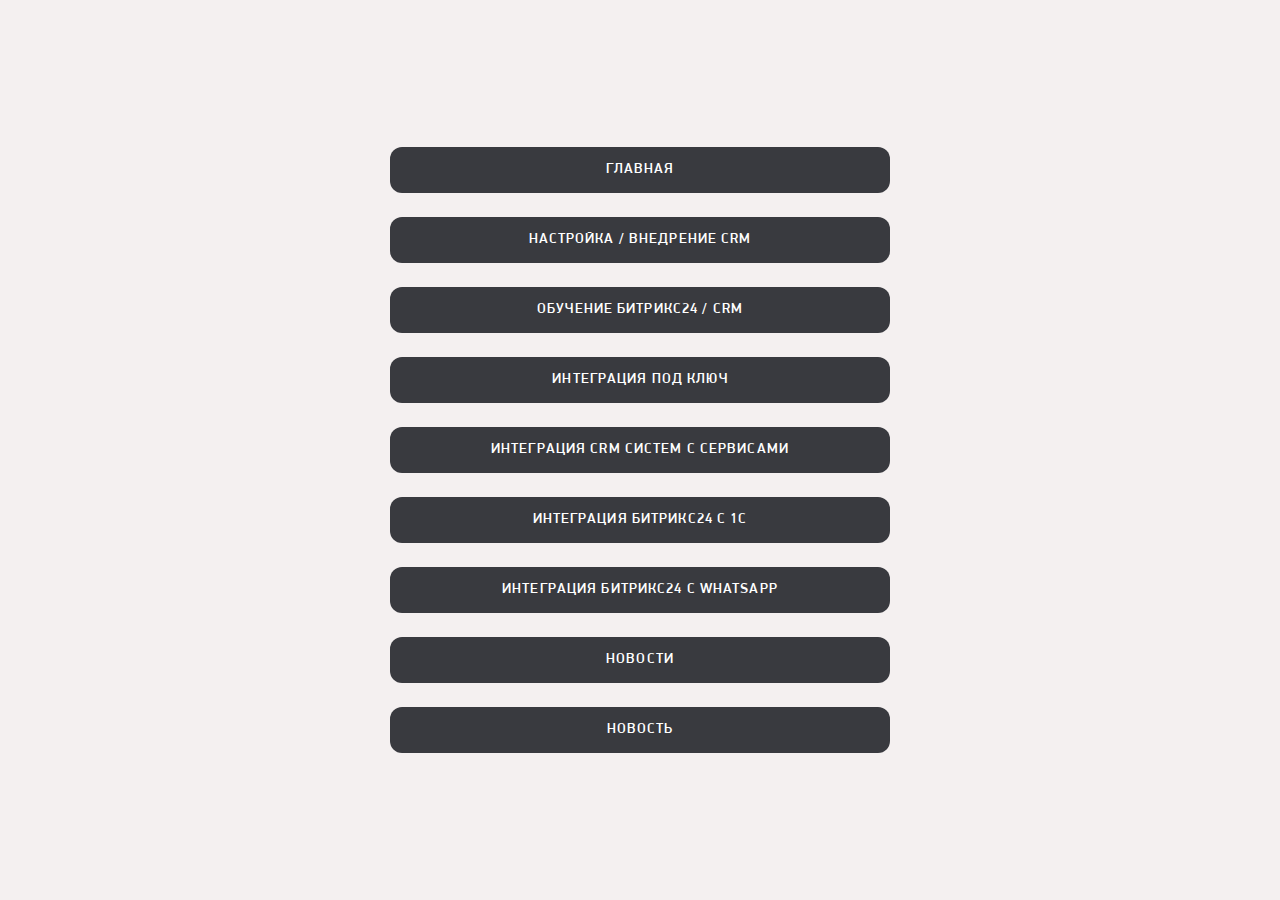
<file: index.html>
<!DOCTYPE html>
<html lang="en">
	<head>
		<meta charset="UTF-8" />
		<meta name="viewport" content="width=device-width, initial-scale=1.0" />
		<title>Главная</title>
		<link rel="stylesheet" href="css/style.min.css" />
		<style>
			.pages {
				height: 100vh;
			}
			.pages__inner {
				display: flex;
				align-items: center;
				justify-content: center;
				height: 100vh;
			}

			.pages li:not(:last-child) {
				margin-bottom: 24px;
			}

			.pages a {
				display: block;
				width: 500px;
				padding: 16px;
				font-size: 14px;
				font-weight: 500;
				line-height: 100%;
				letter-spacing: 1.12px;
				text-align: center;
				text-transform: uppercase;
				color: #fff;
				background-color: #393a3f;
				border-radius: 12px;
				transition: 0.3s ease;
			}
			.pages a:hover {
				color: #393a3f;
				background-color: #ffd66b;
			}
		</style>
	</head>
	<body>
		<section class="pages">
			<div class="container">
				<div class="pages__inner">
					<ul>
						<li><a href="main.html" target="_blank">Главная</a></li>
						<li><a href="setting.html" target="_blank">Настройка / Внедрение CRM</a></li>
						<li><a href="teaching.html" target="_blank">Обучение Битрикс24 / CRM </a></li>
						<li><a href="integration-key.html" target="_blank">Интеграция под ключ</a></li>
						<li><a href="integraciya-crm-s-servisami.html" target="_blank">Интеграция CRM систем с сервисами</a></li>
						<li><a href="integraciya-bitrix-s-1c.html" target="_blank">Интеграция Битрикс24 с 1с</a></li>
						<li><a href="integraciya-bitrix-s-wa.html" target="_blank">Интеграция Битрикс24 с WhatsApp</a></li>
						<li><a href="news.html" target="_blank">Новости</a></li>
						<li><a href="single-news.html" target="_blank">Новость</a></li>
					</ul>
				</div>
			</div>
		</section>
	</body>
</html>
</file>
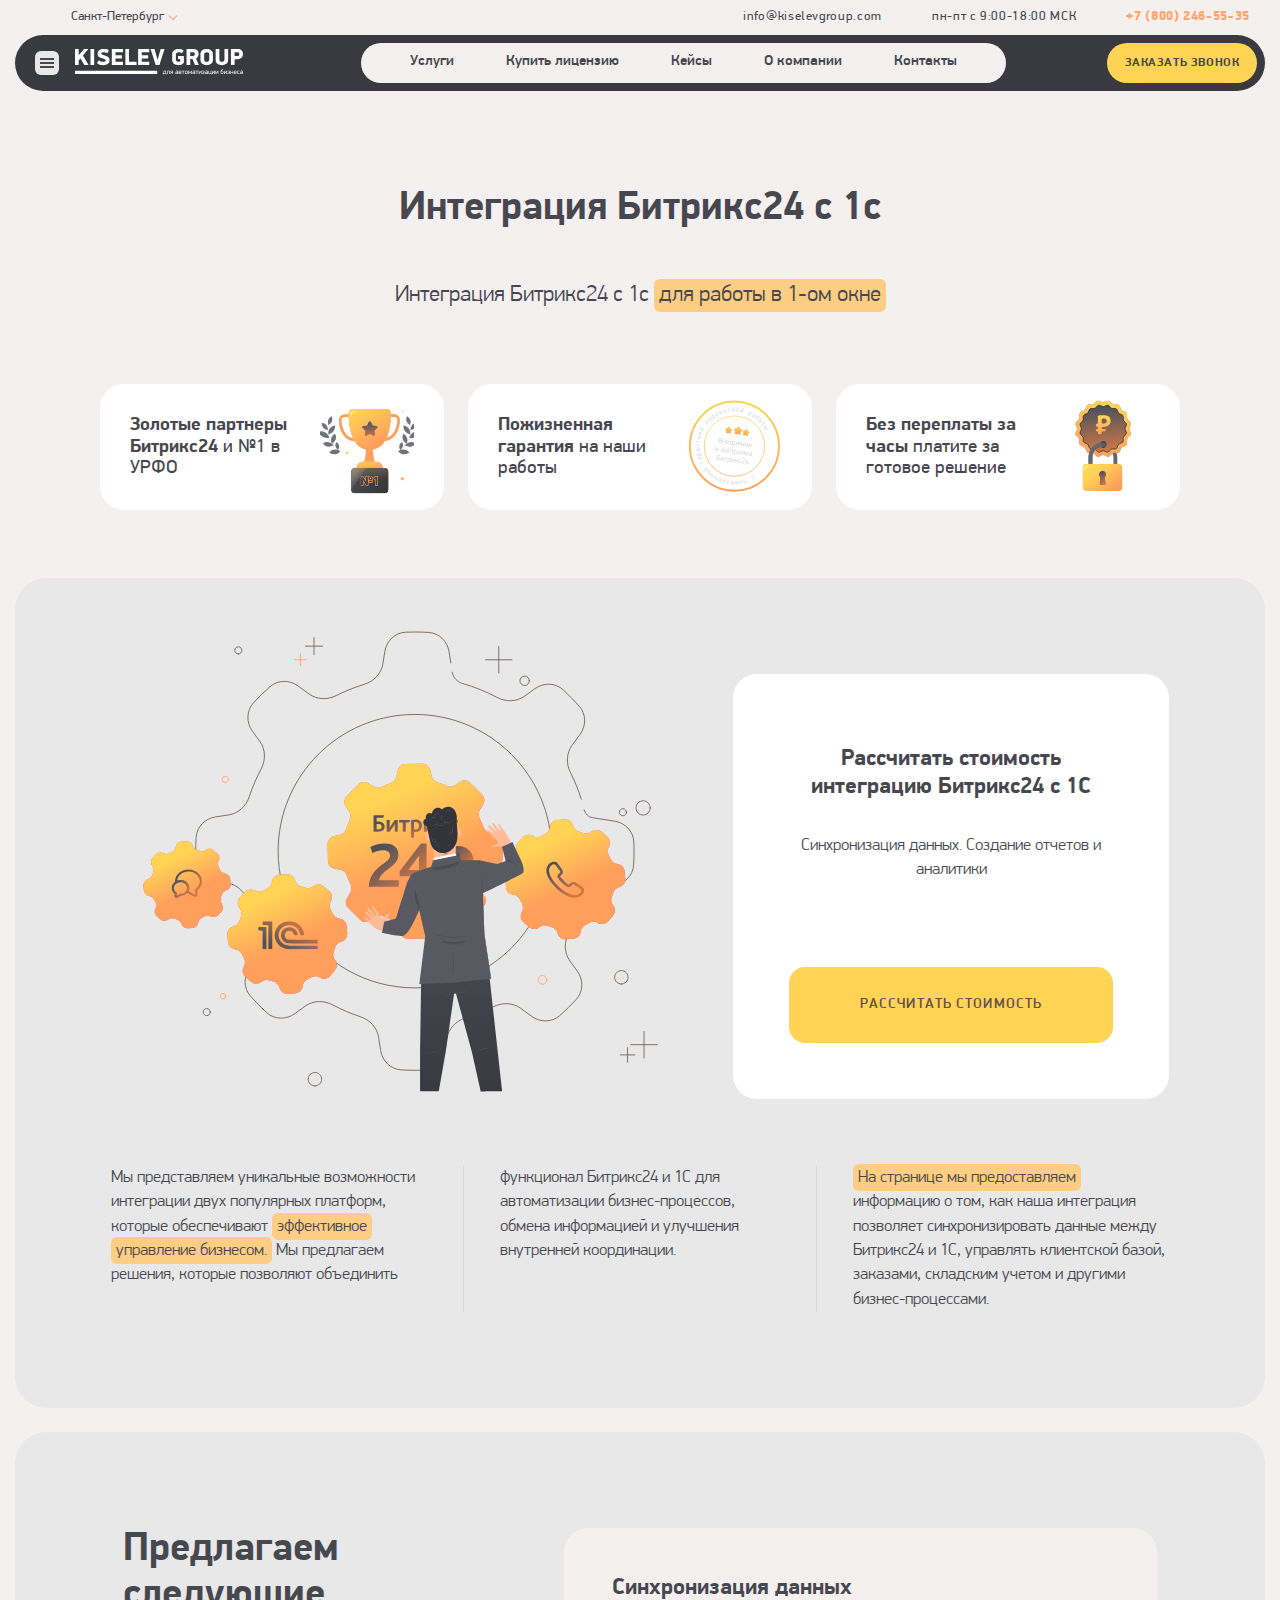
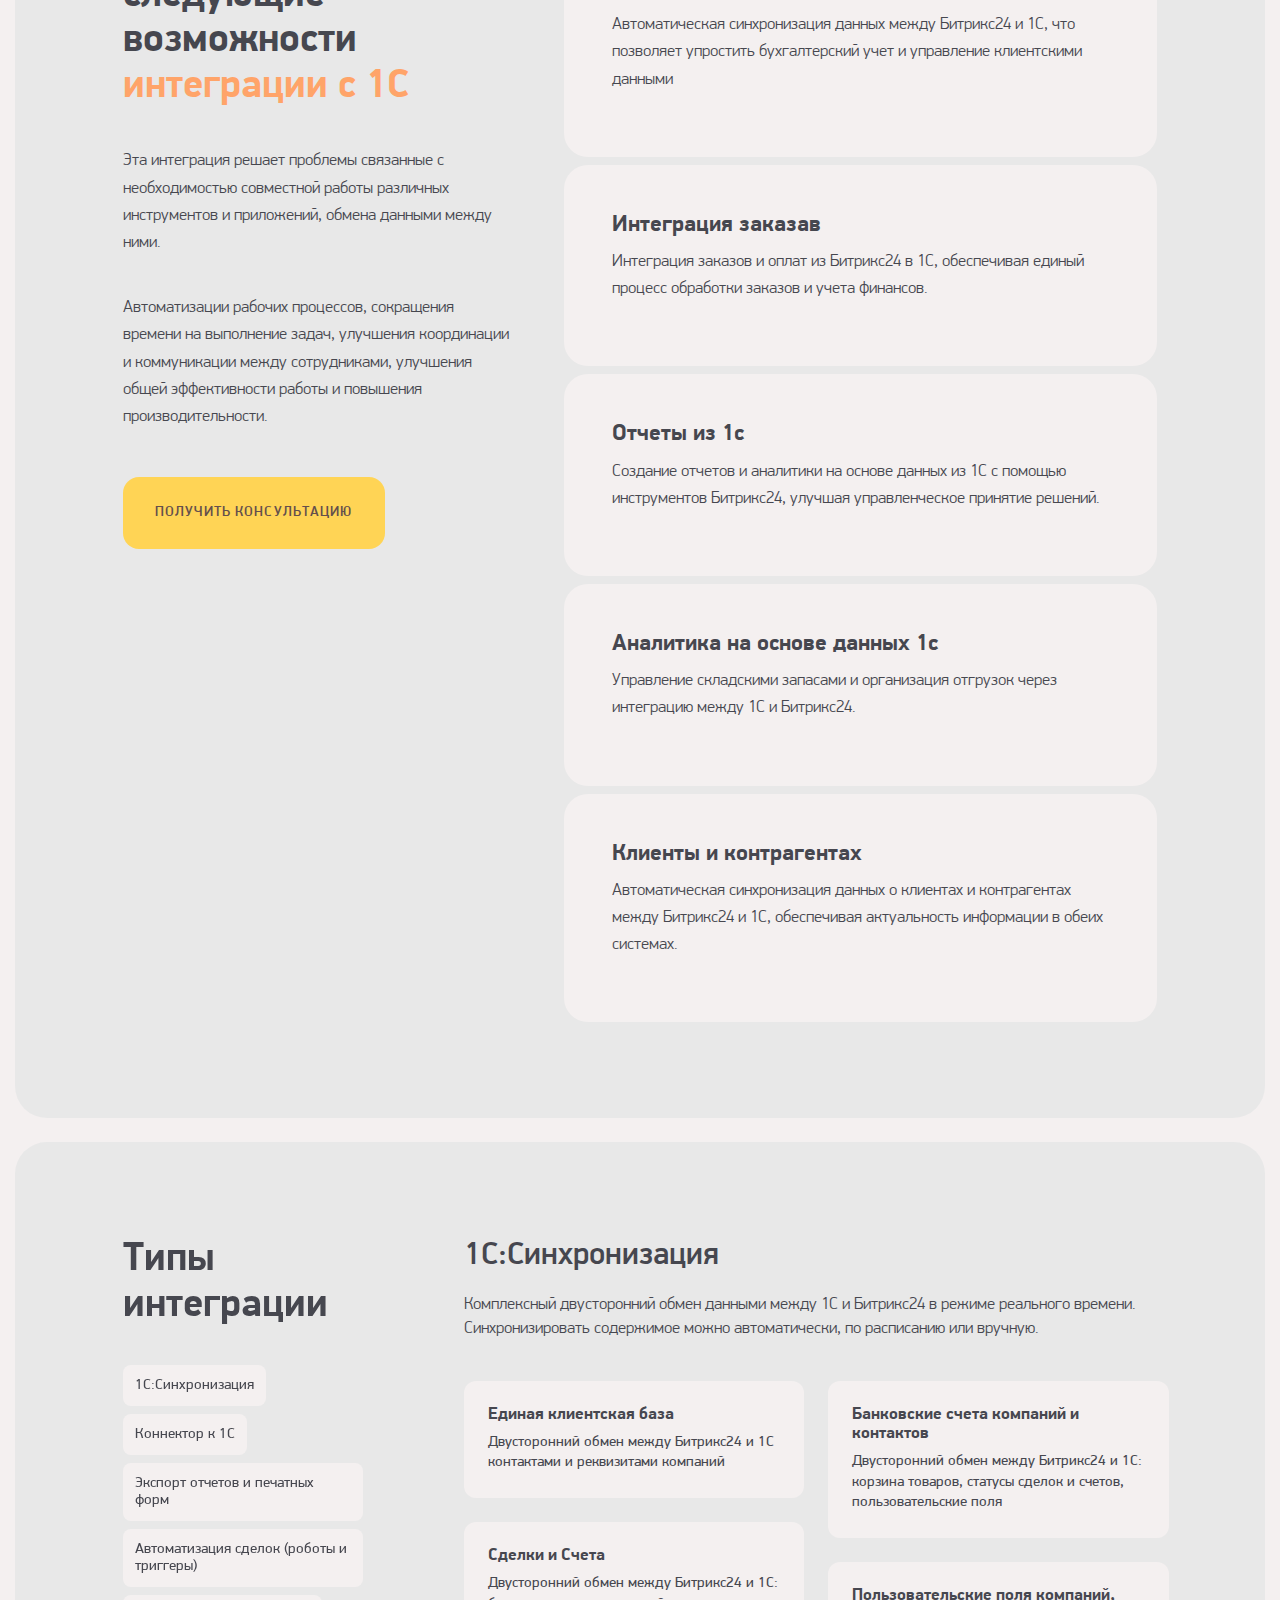
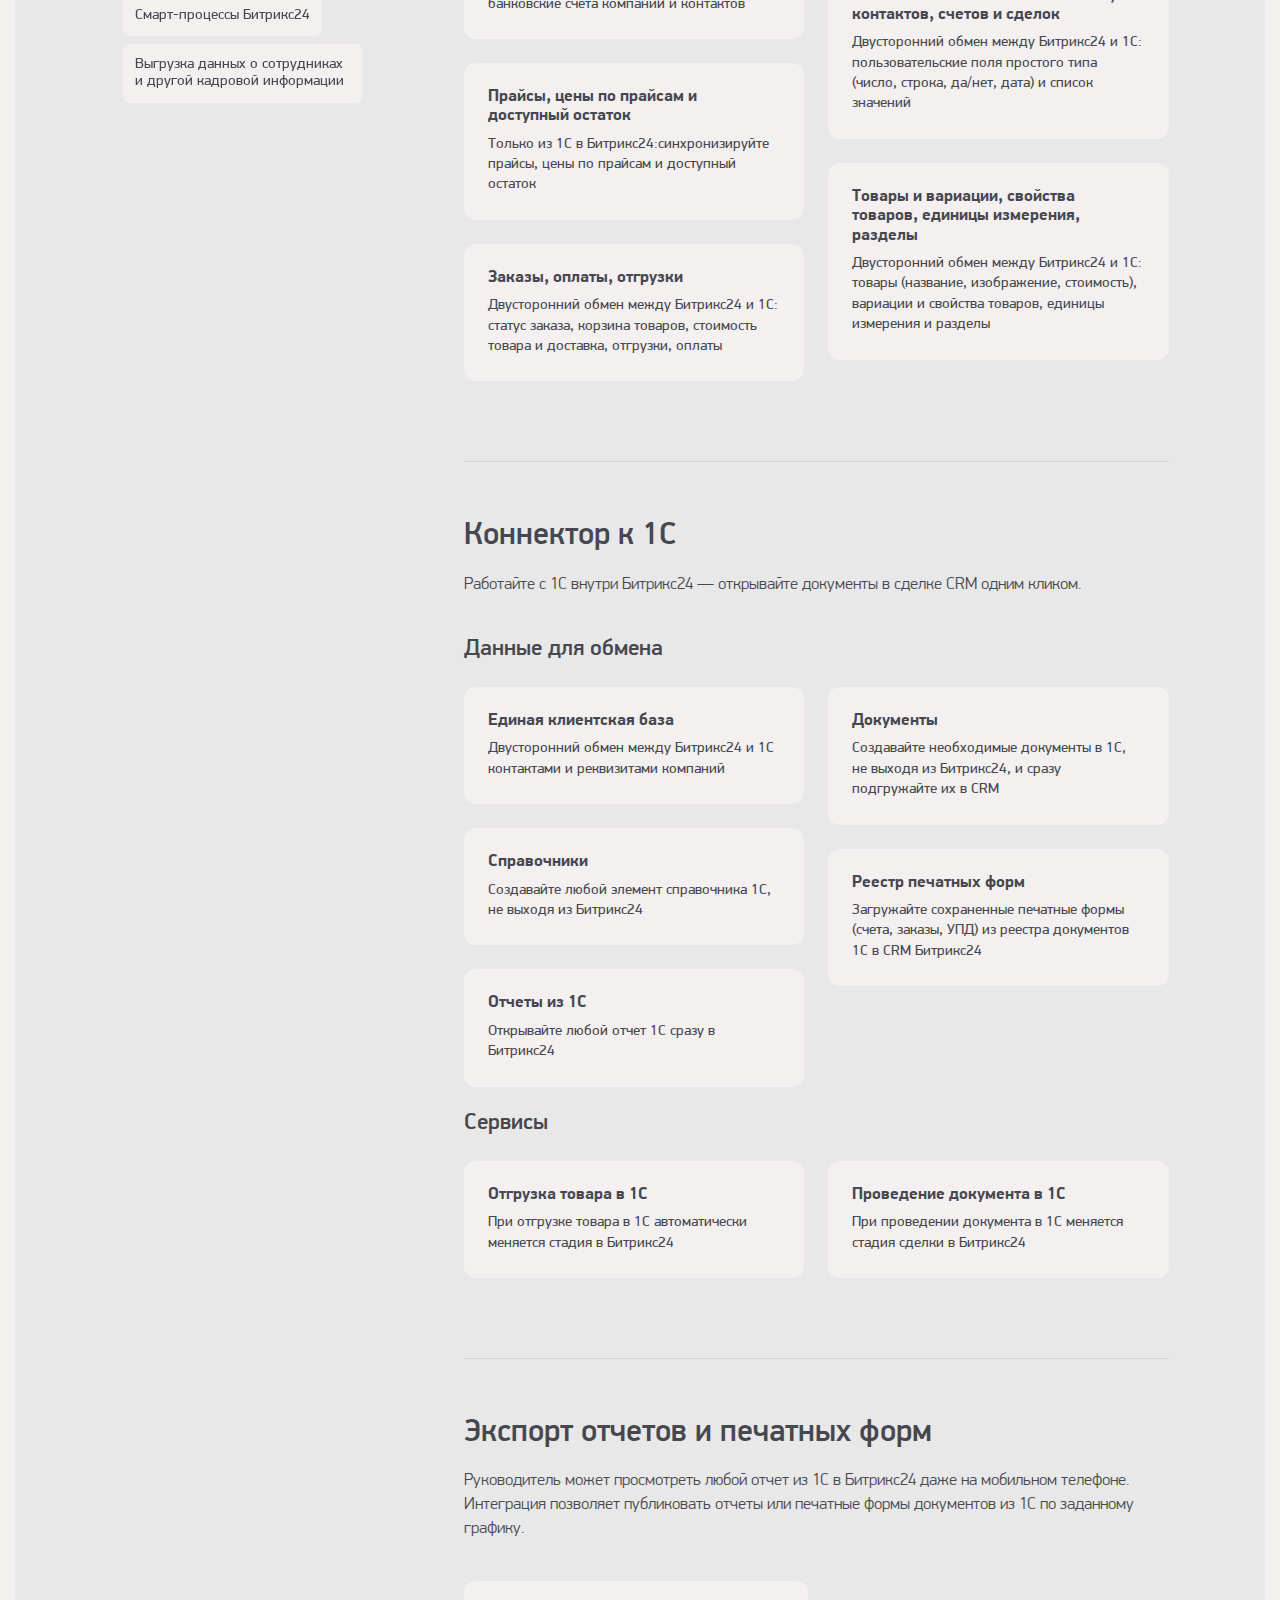
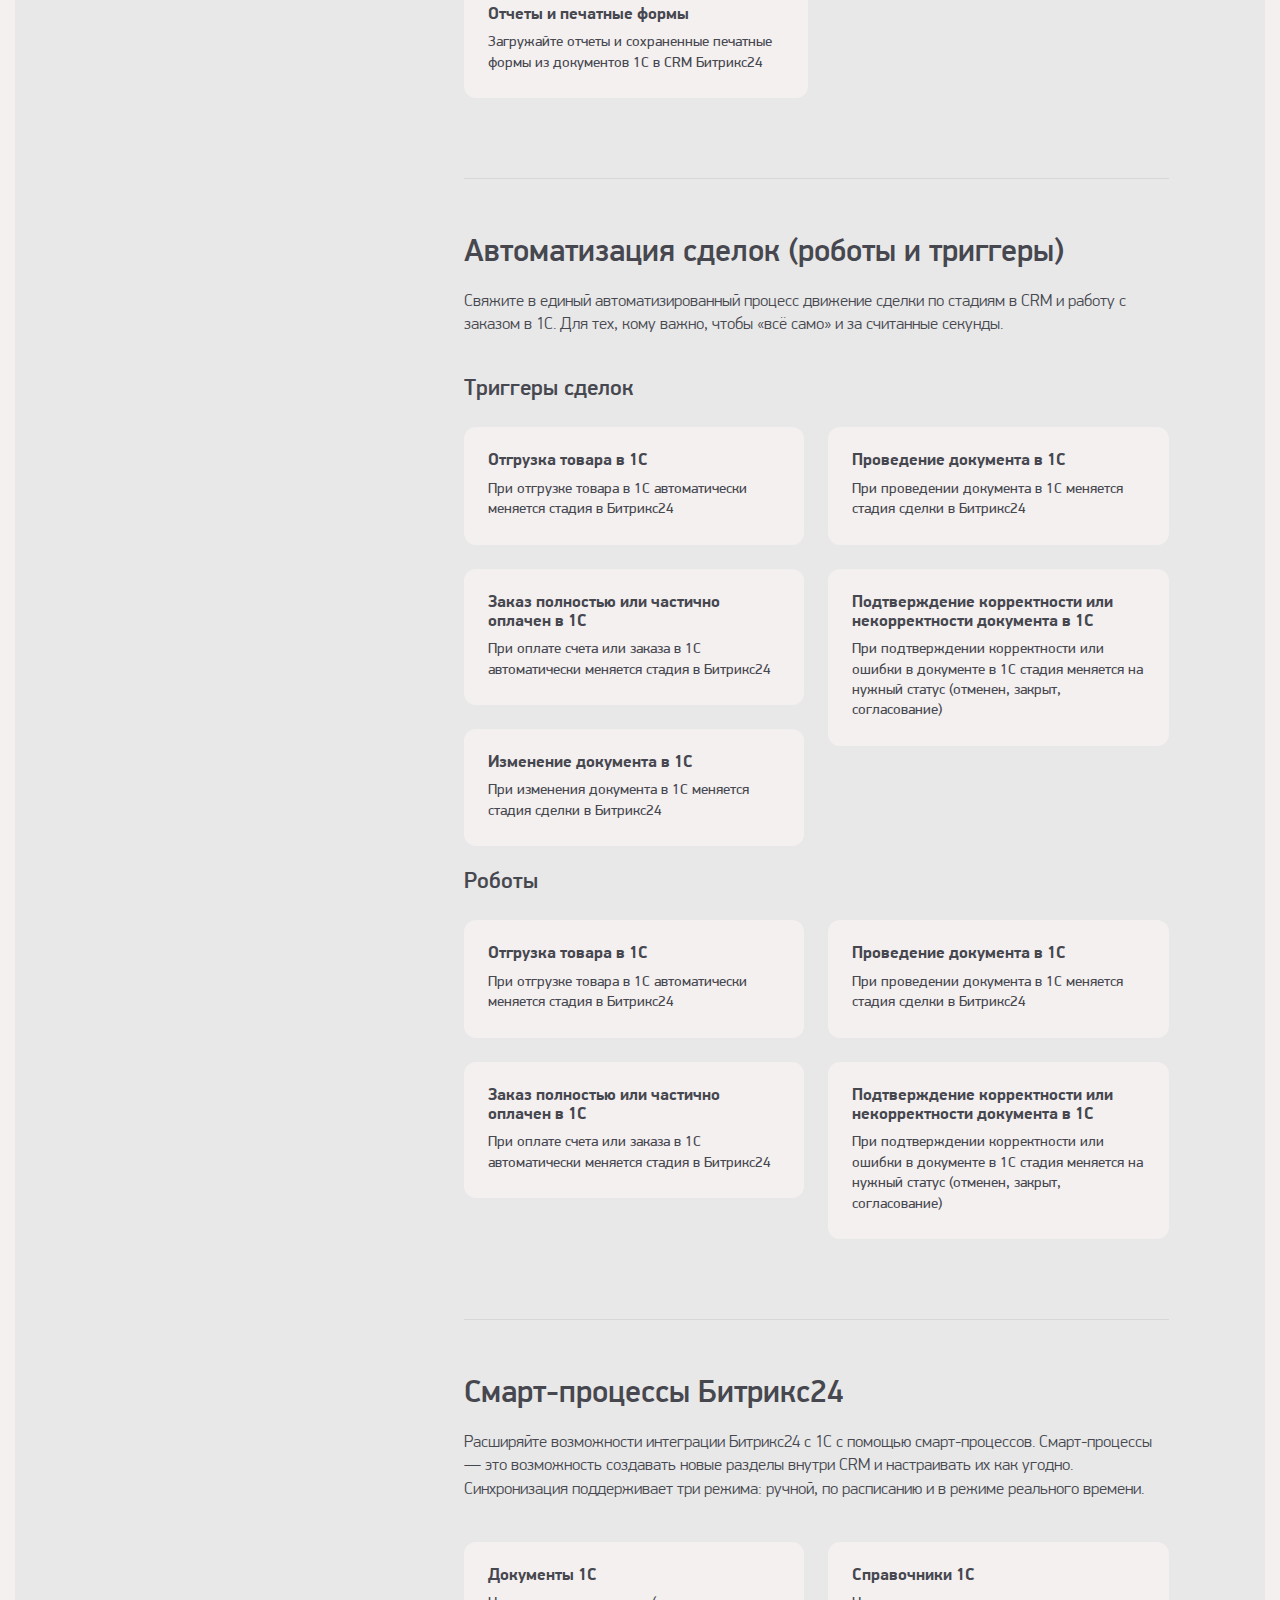
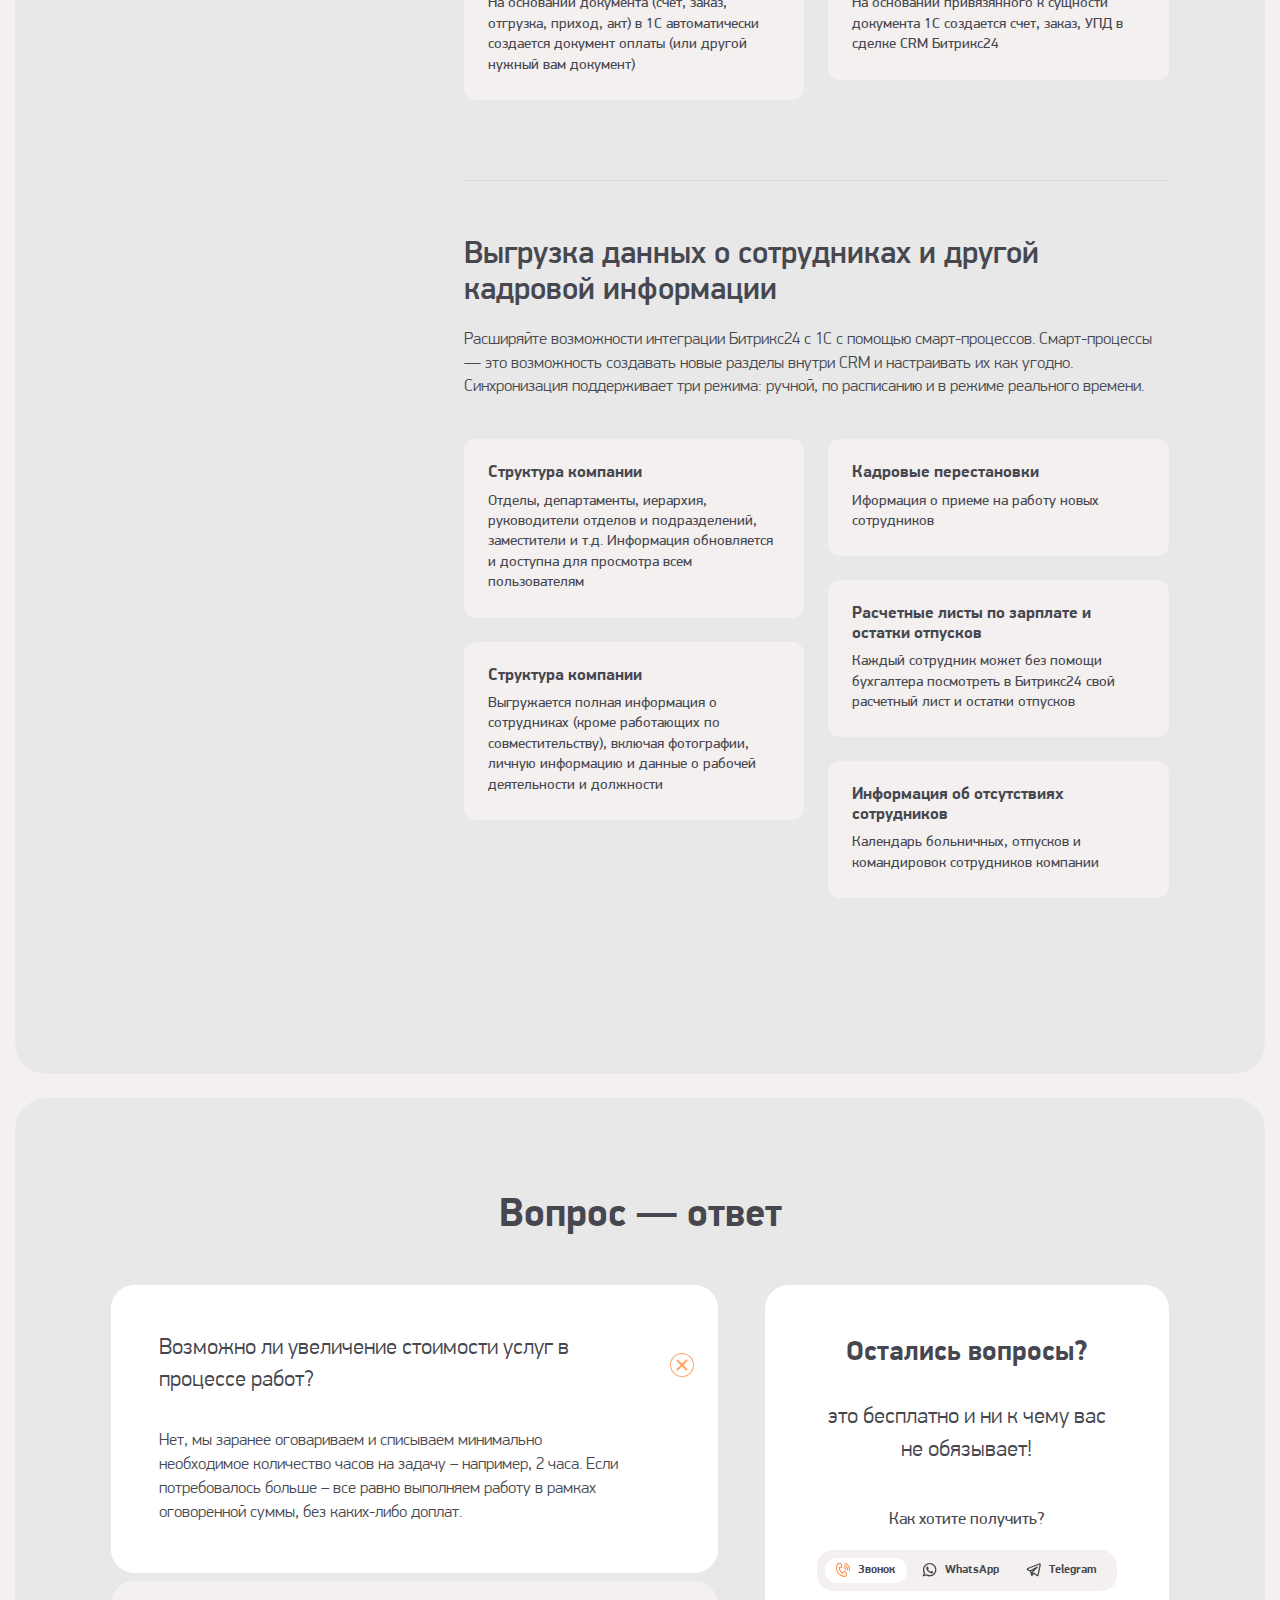
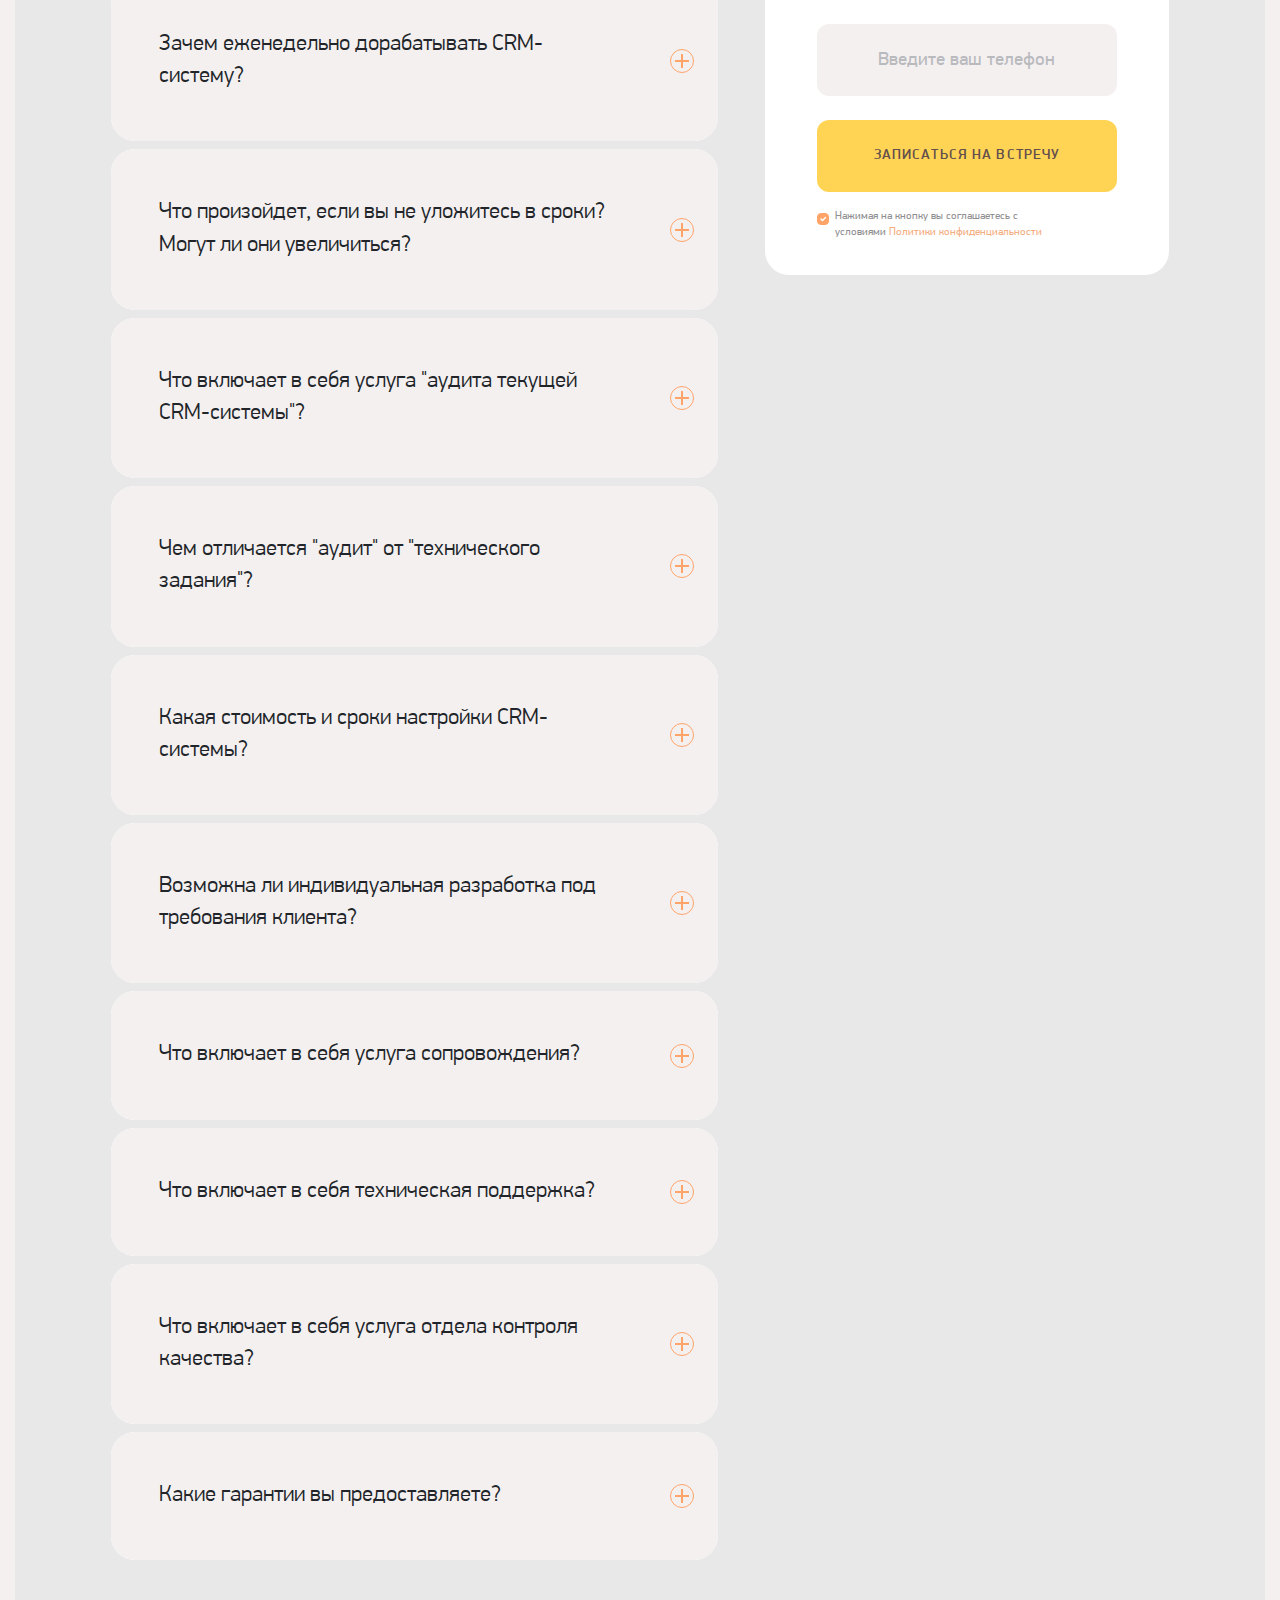
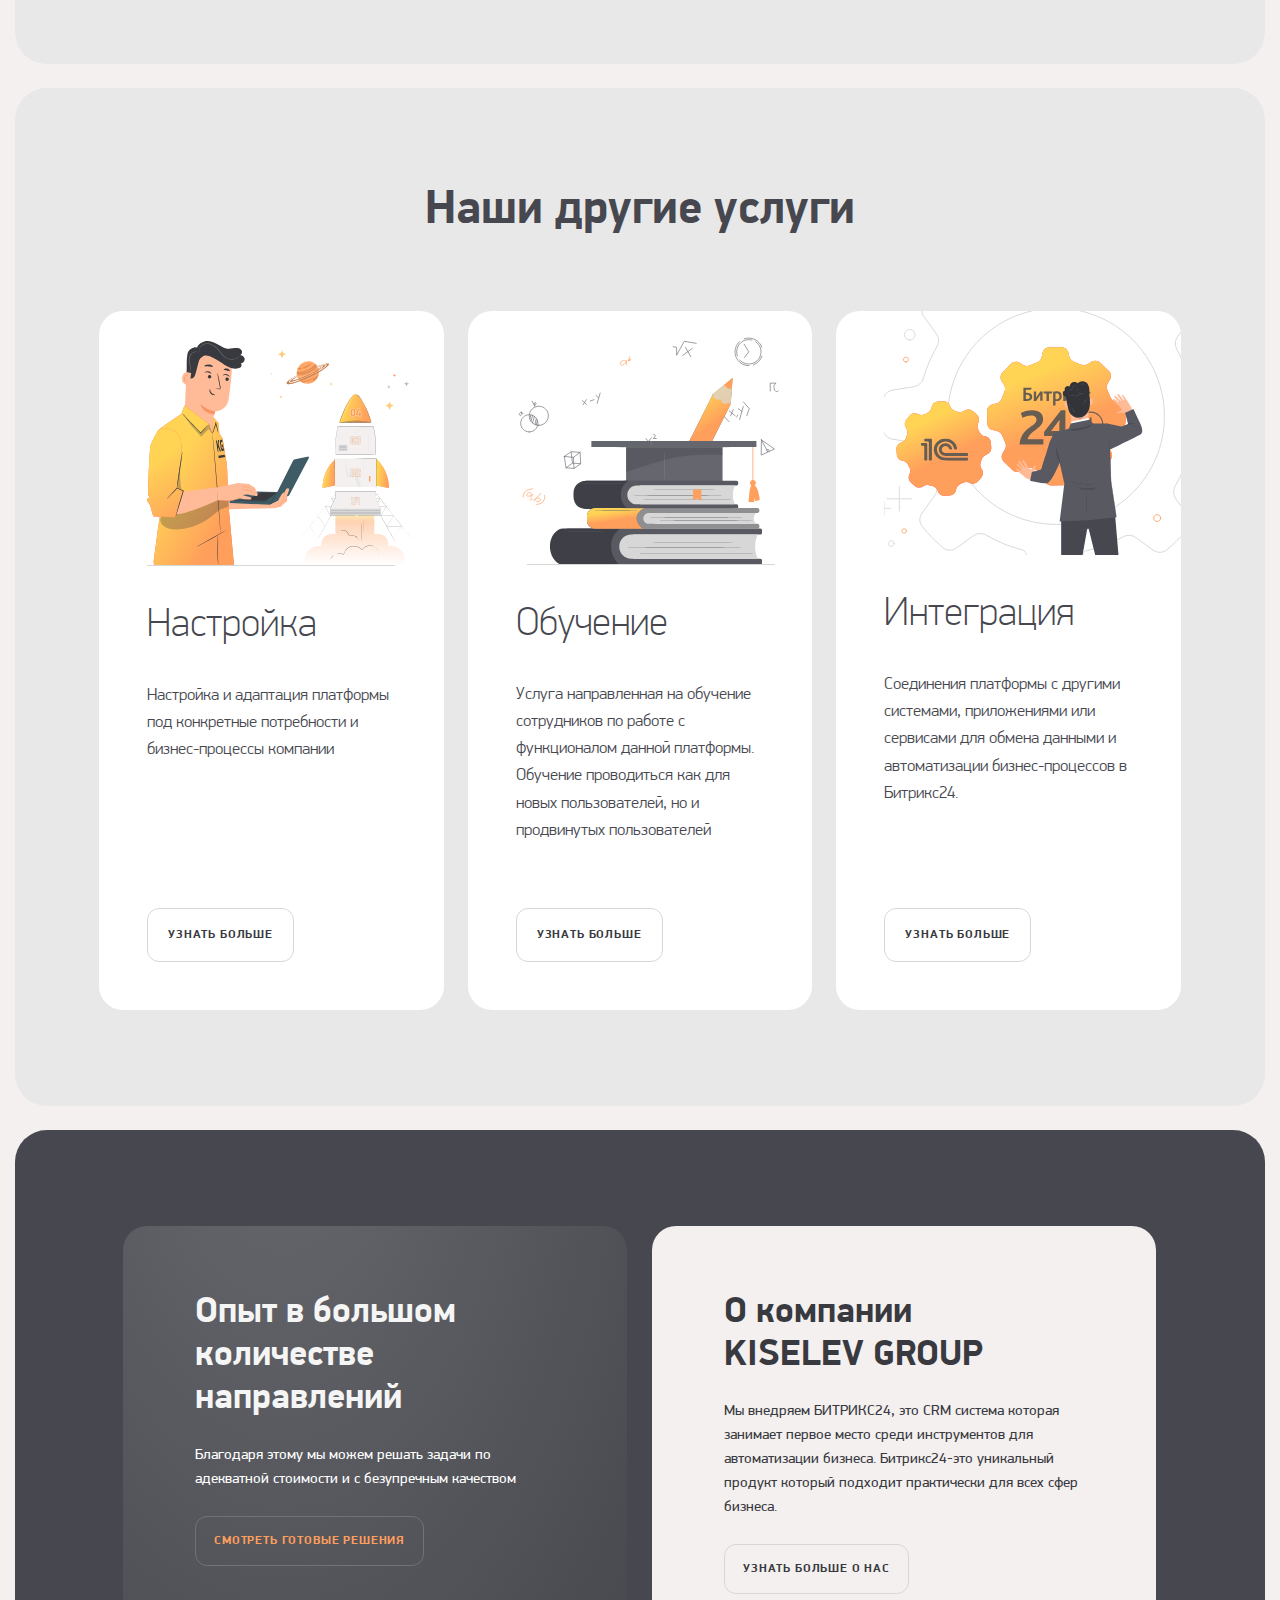
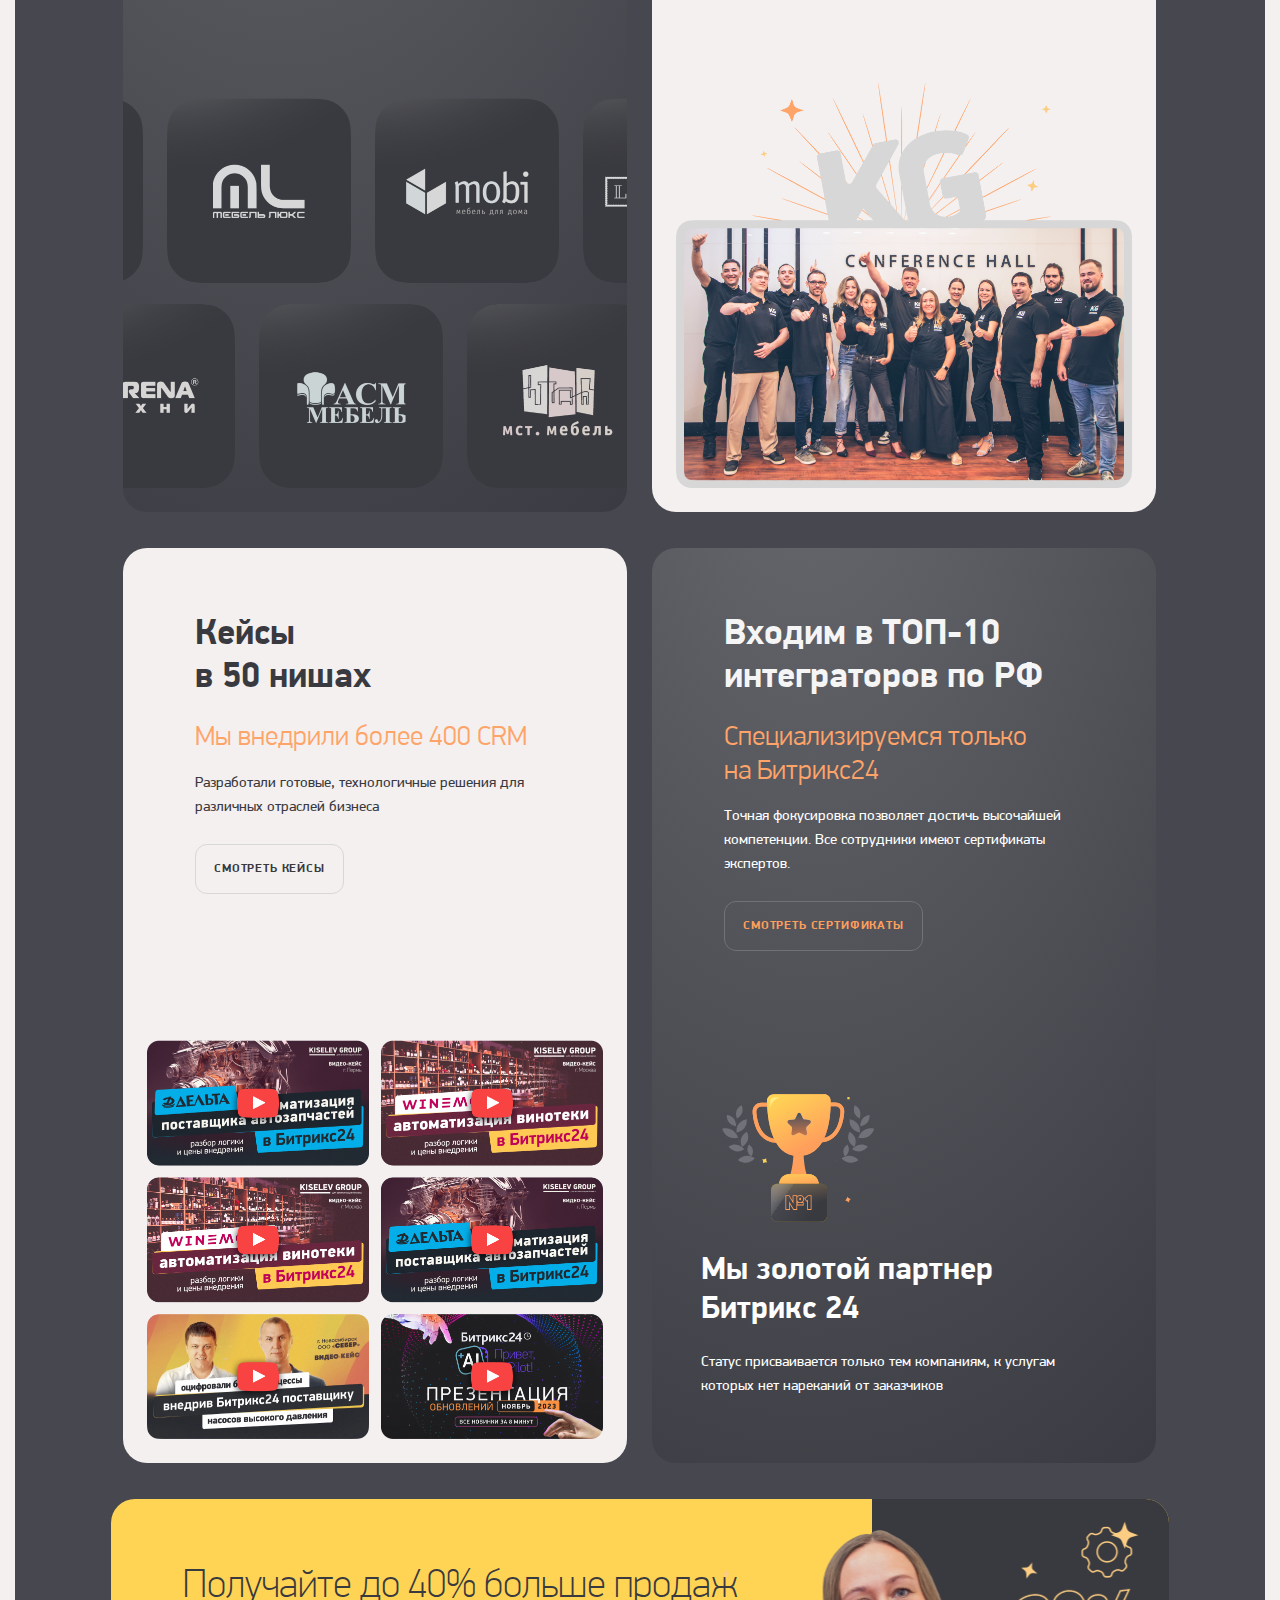
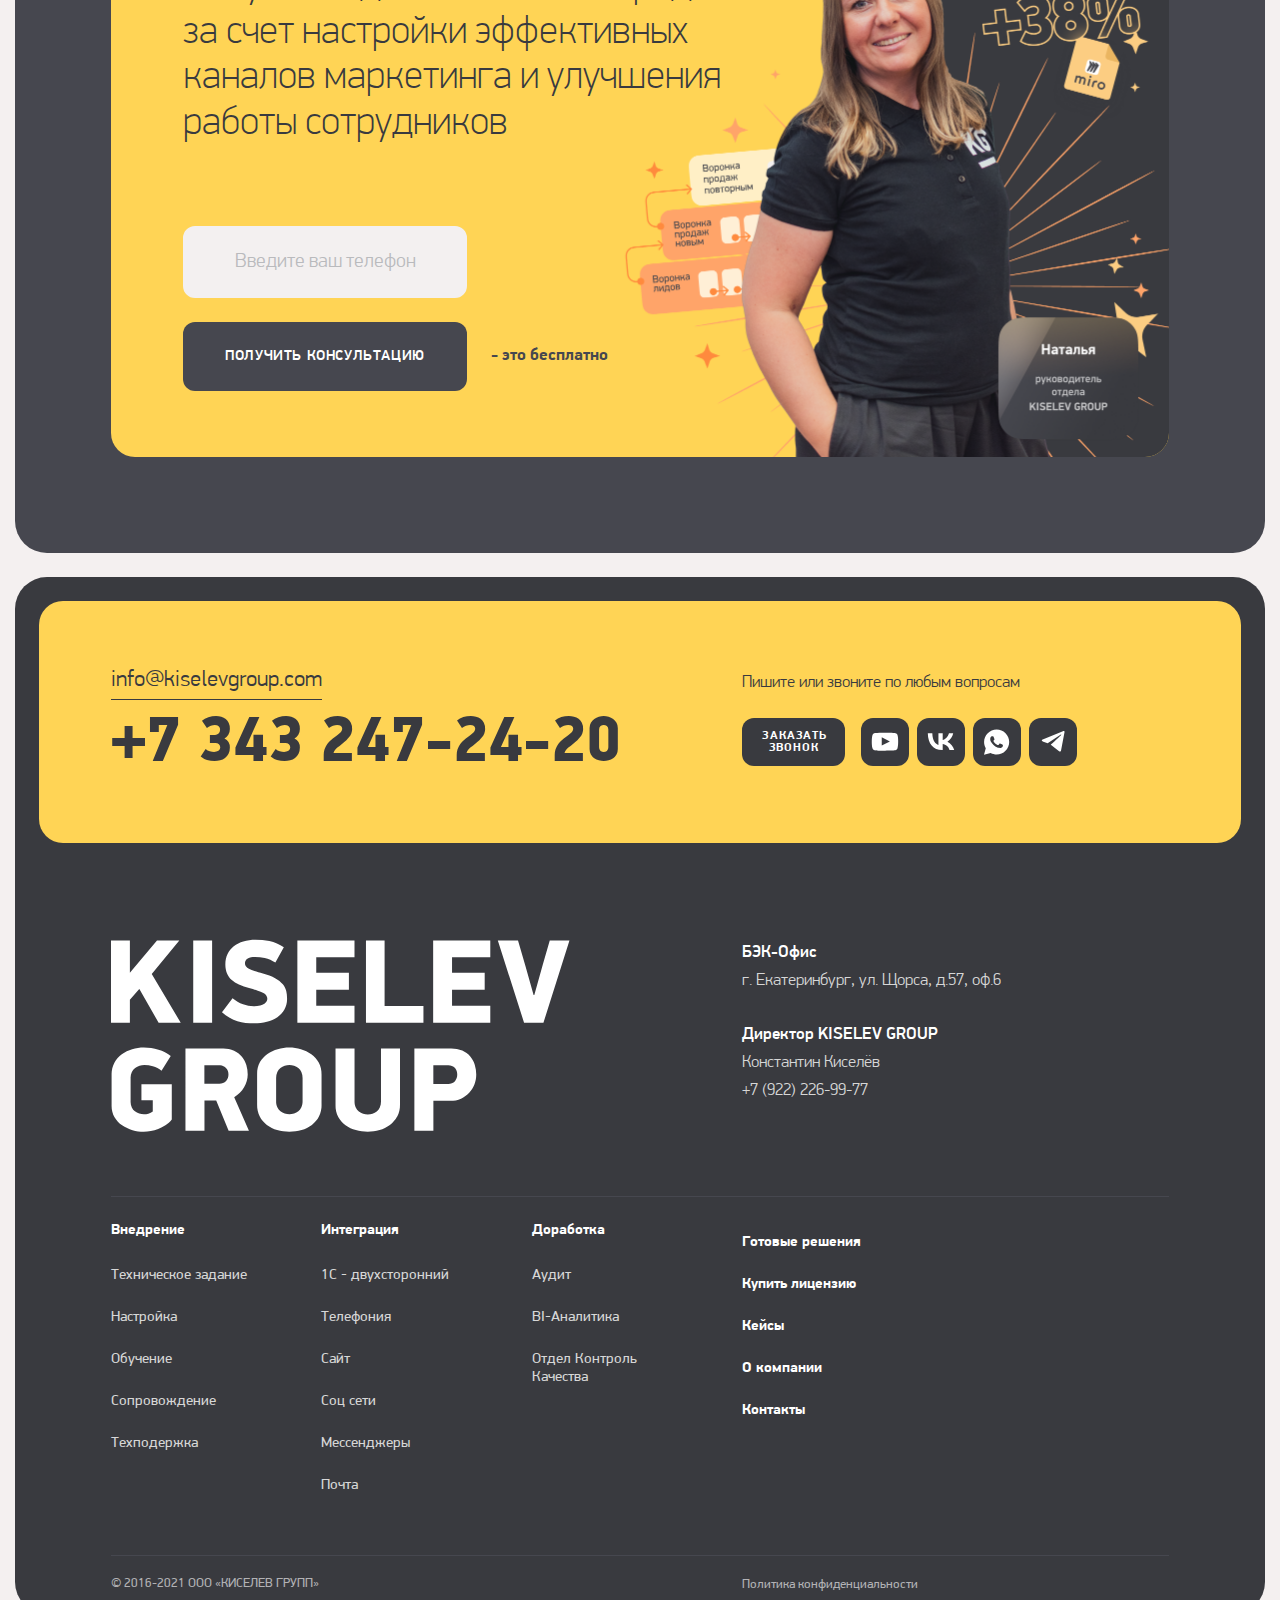
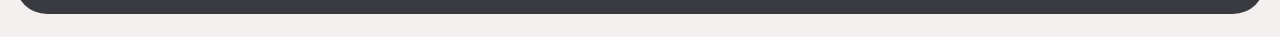
<file: integraciya-bitrix-s-1c.html>
<!DOCTYPE html>
<html lang="en">
	<head>
		<meta charset="UTF-8" />
		<meta name="viewport" content="width=device-width, initial-scale=1.0" />
		<meta name="theme-color" content="#ffd455" />
		<title>Document</title>
		<link rel="stylesheet" href="https://cdn.jsdelivr.net/npm/swiper@11/swiper-bundle.min.css" />
		<link href="https://cdn.jsdelivr.net/npm/bootstrap@5.3.3/dist/css/bootstrap.min.css" rel="stylesheet" integrity="sha384-QWTKZyjpPEjISv5WaRU9OFeRpok6YctnYmDr5pNlyT2bRjXh0JMhjY6hW+ALEwIH" crossorigin="anonymous">
		<link rel="stylesheet" href="css/style.min.css" />
	</head>
</html>

<body>
	<header class="header">
		<div class="header__top">
			<div class="container">
				<div class="header__top-inner">
					<div class="header__city-select" data-bs-toggle="modal" data-bs-target="#regionalityModal">
						<span class="text">Санкт-Петербург</span>
						<span class="icon"></span>
					</div>
					<ul class="header__contacts-list">
						<li class="header__contacts-item">
							<a href="mailto:info@kiselevgroup.com" class="header__contacts-link">info@kiselevgroup.com</a>
						</li>
						<li class="header__contacts-item">
							<p class="header__work-time">пн-пт с 9:00-18:00 МСК</p>
						</li>
						<li class="header__contacts-item">
							<a href="tel:+7 (800) 246-55-35" class="header__contacts-link">+7 (800) 246-55-35</a>
						</li>
					</ul>
				</div>
			</div>
		</div>
		<nav class="header__navbar navbar">
			<div class="container">
				<!-- container ===> justify-content-between -->
				<div class="header__navbar-inner">
					<div class="header__logo-inner">
						<button
							class="header__hamb navbar-toggler collapsed"
							type="button"
							data-bs-toggle="collapse"
							data-bs-target="#navbarToggleExternalContent"
							aria-controls="navbarToggleExternalContent"
							aria-expanded="false"
							aria-label="Переключатель навигации"
						>
							<span class="header__hamb-icon navbar-toggler-icon"></span>
						</button>
						<a class="header__logo-link navbar-brand" href="/">
							<img src="images/logo.svg" alt="kiselevgroup" class="header__logo-img" />
						</a>
					</div>
					<ul class="header__nav-list nav justify-content-center">
						<li class="header__nav-item nav-item">
							<a class="header__nav-link nav-link" href="#">Услуги</a>
						</li>
						<li class="header__nav-item nav-item">
							<a class="header__nav-link nav-link" href="#">Купить лицензию</a>
						</li>
						<li class="header__nav-item nav-item">
							<a class="header__nav-link nav-link" href="#">Кейсы</a>
						</li>
						<li class="header__nav-item nav-item">
							<a class="header__nav-link nav-link" href="#">О компании</a>
						</li>
						<li class="header__nav-item nav-item">
							<a class="header__nav-link nav-link" href="#">Контакты</a>
						</li>
					</ul>
					<div class="header__callback-inner">
						<button
							type="button"
							class="header__callback"
							type="button"
							data-bs-toggle="collapse"
							data-bs-target="#collapseForm"
							aria-expanded="false"
							aria-controls="collapseForm"
						>
							Заказать звонок
						</button>
						<div class="collapse header__collapse-form-inner" id="collapseForm">
							<form>
								<input
									type="tel"
									class="form-control header__form-control"
									id="exampleInputTel"
									aria-describedby="telHelp"
									placeholder="Введите телефон"
								/>
								<button type="submit" class="btn btn-primary header__form-submit">Заказать звонок</button>
								<div class="form-check header__form-check">
									<input type="checkbox" class="form-check-input header__form-check-input" id="exampleCheck1" checked />
									<label class="form-check-label header__form-check-label" for="exampleCheck1"
										>Нажимая на кнопку вы соглашаетесь с условиями <a href="#"> Политики конфиденциальности </a></label
									>
								</div>
							</form>
						</div>
					</div>
				</div>
				<div class="header__offcanvas collapse" id="navbarToggleExternalContent">
					<div class="header__offcanvas-body offcanvas-body row justify-content-between">
						<div class="col-lg-6 col-md-8 row">
							<div class="col-md-4 dropdown">
								<h3 class="header__offcanvas-list-title">Внедрение</h3>
								<ul class="header__offcanvas-list">
									<li class="header__offcanvas-item">
										<a href="#">Техническое задание </a>
									</li>
									<li class="header__offcanvas-item">
										<a href="#">Настройка</a>
									</li>
									<li class="header__offcanvas-item">
										<a href="#">Обучение</a>
									</li>
									<li class="header__offcanvas-item">
										<a href="#">Сопровождение</a>
									</li>
									<li class="header__offcanvas-item">
										<a href="#">Техподдержка</a>
									</li>
								</ul>
							</div>
							<div class="col-md-4 dropdown">
								<h3 class="header__offcanvas-list-title">Интеграция</h3>
								<ul class="header__offcanvas-list">
									<li class="header__offcanvas-item">
										<a href="#">1С - двухсторонний</a>
									</li>
									<li class="header__offcanvas-item">
										<a href="#">Телефония</a>
									</li>
									<li class="header__offcanvas-item">
										<a href="#">Сайт</a>
									</li>
									<li class="header__offcanvas-item">
										<a href="#">Соц.сети</a>
									</li>
									<li class="header__offcanvas-item">
										<a href="#">Мессенджеры</a>
									</li>
									<li class="header__offcanvas-item">
										<a href="#">Почта</a>
									</li>
								</ul>
							</div>
							<div class="col-md-4 dropdown">
								<h3 class="header__offcanvas-list-title">Доработка</h3>
								<ul class="header__offcanvas-list">
									<li class="header__offcanvas-item">
										<a href="#">Аудит</a>
									</li>
									<li class="header__offcanvas-item">
										<a href="#">BI-Аналитика</a>
									</li>
									<li class="header__offcanvas-item">
										<a href="#">Отдел Контроль Качества</a>
									</li>
								</ul>
							</div>
							<div class="col-lg-6 col-12 dropdown d-block d-md-none">
								<h3 class="header__offcanvas-list-title">Купить лицензию</h3>
								<ul class="header__offcanvas-list">
									<li class="header__offcanvas-item">
										<a href="#">Облако</a>
									</li>
									<li class="header__offcanvas-item">
										<a href="#">Корпоративный портал</a>
									</li>
									<li class="header__offcanvas-item">
										<a href="#">Маркет Плюс</a>
									</li>
									<li class="header__offcanvas-item">
										<a href="#">Энтерпрайз</a>
									</li>
								</ul>
								<ul class="header__offcanvas-list">
									<li class="header__offcanvas-item">
										<a href="#">
											<b>Готовые решения</b>
										</a>
									</li>
									<li class="header__offcanvas-item">
										<a href="#">
											<b>Кейсы</b>
										</a>
									</li>
									<li class="header__offcanvas-item">
										<a href="#">
											<b>О компании</b>
										</a>
									</li>
									<li class="header__offcanvas-item">
										<a href="#">
											<b>Контакты</b>
										</a>
									</li>
								</ul>
							</div>
							<div class="col">
								<a href="mailto:info@kiselevgroup.com" class="header__mail-link">info@kiselevgroup.com</a>
								<a href="tel:+7 343 247-24-20" class="header__phone-link">+7 343 247-24-20</a>
								<ul class="header__offcanvas-social-list">
									<li class="header__offcanvas-social-item">
										<a href="#" class="header__offcanvas-social-link youtube">
											<svg width="22" height="16" viewBox="0 0 22 16" fill="none" xmlns="http://www.w3.org/2000/svg">
												<path
													fill-rule="evenodd"
													clip-rule="evenodd"
													d="M2.26054 15.049C1.86827 14.9329 1.51036 14.7265 1.217 14.447C0.923646 14.1676 0.70345 13.8234 0.574994 13.4434C-0.159032 11.4796 -0.376522 3.27912 1.03716 1.66026C1.50766 1.13364 2.17194 0.809406 2.88582 0.757947C6.67829 0.359867 18.3955 0.412945 19.7412 0.89064C20.1197 1.01051 20.4655 1.21244 20.7527 1.48131C21.0399 1.75018 21.2611 2.079 21.3996 2.44315C22.2016 4.47336 22.2288 11.8511 21.2909 13.8017C21.0421 14.3094 20.6255 14.7207 20.1083 14.9694C18.6946 15.6594 4.13638 15.6461 2.26054 15.049ZM8.28227 11.2009L15.0788 7.75088L8.28227 4.27432V11.2009Z"
													fill="currentColor"
												/>
											</svg>
										</a>
									</li>
									<li class="header__offcanvas-social-item">
										<a href="#" class="header__offcanvas-social-link vk">
											<svg width="22" height="14" viewBox="0 0 22 14" fill="none" xmlns="http://www.w3.org/2000/svg">
												<path
													d="M11.9845 13.9961C4.46791 13.9961 0.180592 8.74084 0.00195312 -0.00390625H3.7671C3.89077 6.41451 6.66654 9.13323 8.86517 9.69379V-0.00390625H12.4105V5.53163C14.5816 5.29339 16.8627 2.77087 17.6322 -0.00390625H21.1775C20.8875 1.43517 20.3095 2.79775 19.4796 3.99859C18.6496 5.19944 17.5857 6.21273 16.3542 6.97507C17.7288 7.67165 18.9429 8.65759 19.9165 9.86784C20.89 11.0781 21.6008 12.4851 22.002 13.9961H18.0994C17.7393 12.6837 17.0073 11.5089 15.9953 10.6189C14.9833 9.72893 13.7363 9.16337 12.4105 8.99309V13.9961H11.9845Z"
													fill="currentColor"
												/>
											</svg>
										</a>
									</li>
									<li class="header__offcanvas-social-item">
										<a href="#" class="header__offcanvas-social-link wa">
											<svg width="21" height="21" viewBox="0 0 21 21" fill="none" xmlns="http://www.w3.org/2000/svg">
												<path
													d="M17.9268 3.05469C15.9512 1.08594 13.3171 -0.0078125 10.5366 -0.0078125C4.75609 -0.0078125 0.0731696 4.65885 0.0731696 10.4193C0.0731696 12.2422 0.585366 14.0651 1.46341 15.5963L0 20.9922L5.56098 19.5338C7.09756 20.3359 8.78048 20.7734 10.5366 20.7734C16.3171 20.7734 21 16.1068 21 10.3464C20.9268 7.64844 19.9024 5.02344 17.9268 3.05469ZM15.5854 14.138C15.3658 14.7213 14.3415 15.3047 13.8293 15.3776C13.3902 15.4505 12.8049 15.4505 12.2195 15.3047C11.8537 15.1588 11.3415 15.013 10.7561 14.7214C8.12195 13.6276 6.43902 11.0026 6.29268 10.7839C6.14634 10.638 5.19512 9.39843 5.19512 8.08593C5.19512 6.77343 5.85366 6.1901 6.07317 5.89843C6.29268 5.60677 6.58536 5.60677 6.80487 5.60677C6.95122 5.60677 7.17073 5.60677 7.31707 5.60677C7.46341 5.60677 7.68292 5.53385 7.90244 6.04427C8.12195 6.55469 8.63414 7.86718 8.70731 7.9401C8.78048 8.08593 8.78048 8.23177 8.70731 8.3776C8.63414 8.52343 8.56097 8.66927 8.41463 8.8151C8.26829 8.96093 8.12195 9.17968 8.04877 9.2526C7.90243 9.39843 7.75609 9.54427 7.90244 9.76302C8.04878 10.0547 8.56097 10.8568 9.36585 11.5859C10.3902 12.4609 11.1951 12.7526 11.4878 12.8984C11.7805 13.0443 11.9268 12.9713 12.0732 12.8255C12.2195 12.6797 12.7317 12.0964 12.878 11.8047C13.0244 11.513 13.2439 11.5859 13.4634 11.6589C13.6829 11.7318 15 12.388 15.2195 12.5339C15.5122 12.6797 15.6585 12.7526 15.7317 12.8255C15.8049 13.0443 15.8049 13.5547 15.5854 14.138Z"
													fill="currentColor"
												/>
											</svg>
										</a>
									</li>
									<li class="header__offcanvas-social-item">
										<a href="#" class="header__offcanvas-social-link tg">
											<svg width="19" height="17" viewBox="0 0 19 17" fill="none" xmlns="http://www.w3.org/2000/svg">
												<path
													d="M19 0.594413L15.9946 16.2845C15.9946 16.2845 15.5741 17.3723 14.4189 16.8506L7.48457 11.3448L7.45242 11.3285C8.38909 10.4576 15.6524 3.69485 15.9698 3.38831C16.4613 2.91355 16.1562 2.63092 15.5856 2.98955L4.85679 10.0452L0.717638 8.60296C0.717638 8.60296 0.0662573 8.36302 0.00359284 7.8413C-0.0598961 7.31872 0.739076 7.03609 0.739076 7.03609L17.6131 0.181135C17.6131 0.181135 19 -0.449883 19 0.594413Z"
													fill="currentColor"
												/>
											</svg>
										</a>
									</li>
								</ul>
							</div>
						</div>
						<div class="col-lg-6 col-md-4 row d-md-flex d-none">
							<div class="col-lg-6 col-12 dropdown">
								<h3 class="header__offcanvas-list-title">Купить лицензию</h3>
								<ul class="header__offcanvas-list">
									<li class="header__offcanvas-item">
										<a href="#">Облако</a>
									</li>
									<li class="header__offcanvas-item">
										<a href="#">Корпоративный портал</a>
									</li>
									<li class="header__offcanvas-item">
										<a href="#">Маркет Плюс</a>
									</li>
									<li class="header__offcanvas-item">
										<a href="#">Энтерпрайз</a>
									</li>
								</ul>
								<ul class="header__offcanvas-list">
									<li class="header__offcanvas-item">
										<a href="#">
											<b>Готовые решения</b>
										</a>
									</li>
									<li class="header__offcanvas-item">
										<a href="#">
											<b>Кейсы</b>
										</a>
									</li>
									<li class="header__offcanvas-item">
										<a href="#">
											<b>О компании</b>
										</a>
									</li>
									<li class="header__offcanvas-item">
										<a href="#">
											<b>Контакты</b>
										</a>
									</li>
								</ul>
							</div>
							<div class="col-6 d-lg-block d-none">
								<div class="header__offcanvas-prev">
									<img class="header__offcanvas-img" src="images/offcanvas-prev-1.png" alt="Акция" />
								</div>
							</div>
						</div>
					</div>
				</div>
			</div>
		</nav>
	</header>
</body>


<main>
	<section class="service-hero">
		<div class="container">
			<h1 class="service-hero__title title">Интеграция Битрикс24 с 1с</h1>
	
			<p class="service-hero__descr">Интеграция Битрикс24 с 1с <span class="yellow-bg">для работы в 1-ом окне</span></p>
			<div class="adv__card-wrapper row">
				<div class="adv__card col-lg col-md-5">
					<p class="adv__card-text"><b>Золотые партнеры Битрикс24</b> и №1 в УРФО</p>
					<img class="adv__card-img" src="images/hero-adv-1.svg" alt="Кубок" />
				</div>
				<div class="adv__card col-lg col-md-5">
					<p class="adv__card-text"><b>Пожизненная гарантия</b> на наши работы</p>
					<img class="adv__card-img" src="images/hero-adv-2.svg" alt="Штамп" />
				</div>
				<div class="adv__card col-lg col-md-5">
					<p class="adv__card-text"><b>Без переплаты за часы</b> платите за готовое решение</p>
					<img class="adv__card-img" src="images/hero-adv-3.svg" alt="Замок" />
				</div>
			</div>
		</div>
	</section>
	<section class="get-cost get-cost--light">
		<div class="container">
			<div class="get-cost__inner integration-bg">
				<div class="get_cost__form-banner">
					<h2 class="get-cost__title">Рассчитать стоимость интеграцию Битрикс24 c 1С</h2>
					<div class="get-cost__text">Синхронизация данных. Создание отчетов и аналитики</div>
					<button class="get-cost__show-modal">Рассчитать стоимость</button>
				</div>
				<div class="get-cost__adv-row row">
					<div class="get-cost__text-wrapper col-lg">
						<p class="get-cost__text">
							Мы представляем уникальные возможности интеграции двух популярных платформ, которые обеспечивают
							<span class="yellow-bg">эффективное</span> <span class="yellow-bg">управление бизнесом.</span> Мы предлагаем
							решения, которые позволяют объединить
						</p>
					</div>
					<div class="get-cost__text-wrapper col-lg">
						<p class="get-cost__text">
							функционал Битрикс24 и 1С для автоматизации бизнес-процессов, обмена информацией и улучшения внутренней
							координации.
						</p>
					</div>
					<div class="get-cost__text-wrapper col-lg">
						<p class="get-cost__text">
							<span class="yellow-bg">На странице мы предоставляем</span> информацию о том, как наша интеграция позволяет
							синхронизировать данные между Битрикс24 и 1С, управлять клиентской базой, заказами, складским учетом и
							другими бизнес-процессами.
						</p>
					</div>
				</div>
			</div>
		</div>
	</section>
	<section class="scope mb-24 mobile-light-section">
		<div class="container">
			<div class="scope__inner light-inner row">
				<div class="scope__inner-left col-lg-5">
					<div class="scope__text-wrapper">
						<h2 class="scope__title title">
							Предлагаем следующие возможности
							<span class="orange">интеграции с 1C</span>
						</h2>
						<p class="scope__text">
							Эта интеграция решает проблемы связанные с необходимостью совместной работы различных инструментов и
							приложений, обмена данными между ними.
						</p>
						<p class="scope__text">
							Автоматизации рабочих процессов, сокращения времени на выполнение задач, улучшения координации и
							коммуникации между сотрудниками, улучшения общей эффективности работы и повышения производительности.
						</p>
					</div>
					<button class="scope__btn yellow-btn">Получить консультацию</button>
				</div>
				<div class="scope__inner-right col-lg-7">
					<div class="scope__card" data-change-color>
						<h3 class="scope__card-title">Синхронизация данных</h3>
						<p class="scope__card-text">
							Автоматическая синхронизация данных между Битрикс24 и 1C, что позволяет упростить бухгалтерский учет и
							управление клиентскими данными
						</p>
					</div>
					<div class="scope__card" data-change-color>
						<h3 class="scope__card-title">Интеграция заказав</h3>
						<p class="scope__card-text">
							Интеграция заказов и оплат из Битрикс24 в 1C, обеспечивая единый процесс обработки заказов и учета финансов.
						</p>
					</div>
					<div class="scope__card" data-change-color>
						<h3 class="scope__card-title">Отчеты из 1с</h3>
						<p class="scope__card-text">
							Создание отчетов и аналитики на основе данных из 1C с помощью инструментов Битрикс24, улучшая управленческое
							принятие решений.
						</p>
					</div>
					<div class="scope__card" data-change-color>
						<h3 class="scope__card-title">Аналитика на основе данных 1с</h3>
						<p class="scope__card-text">
							Управление складскими запасами и организация отгрузок через интеграцию между 1C и Битрикс24.
						</p>
					</div>
					<div class="scope__card" data-change-color>
						<h3 class="scope__card-title">Клиенты и контрагентах</h3>
						<p class="scope__card-text">
							Автоматическая синхронизация данных о клиентах и контрагентах между Битрикс24 и 1C, обеспечивая актуальность
							информации в обеих системах.
						</p>
					</div>
				</div>
			</div>
		</div>
	</section>
	<section class="integration-type mb-24 mobile-light-section">
		<div class="container">
			<div class="integration-type__inner light-inner row justify-content-between">
				<div class="integration-type__inner-left col-xl-3 col-lg-4">
					<div class="integration-type__scroll-inner">
						<h2 class="integration-type__title title">Типы интеграции</h2>
						<div id="simple-list-example" class="d-flex simple-list-example-scrollspy">
							<a class="integration-type__link" href="#simple-list-item-1">1С:Синхронизация</a>
							<a class="integration-type__link" href="#simple-list-item-2">Коннектор к 1С</a>
							<a class="integration-type__link" href="#simple-list-item-3">Экспорт отчетов и печатных форм</a>
							<a class="integration-type__link" href="#simple-list-item-4">Автоматизация сделок (роботы и триггеры)</a>
							<a class="integration-type__link" href="#simple-list-item-5">Смарт-процессы Битрикс24</a>
							<a class="integration-type__link" href="#simple-list-item-6"
								>Выгрузка данных о сотрудниках и другой кадровой информации</a
							>
						</div>
					</div>
				</div>
				<div class="integration-type__right col-lg-8">
					<div
						data-bs-spy="scroll"
						data-bs-target="#simple-list-example"
						data-bs-offset="0"
						data-bs-smooth-scroll="false"
						class="scrollspy-example"
						tabindex="0"
					>
						<div id="simple-list-item-1" class="integration-type__card">
							<h3 class="integration-type__subtitle">1С:Синхронизация</h3>
							<p class="integration-type__text">
								Комплексный двусторонний обмен данными между 1С&nbsp;и&nbsp;Битрикс24 в режиме реального времени.
								Синхронизировать содержимое можно автоматически, по&nbsp;расписанию или вручную.
							</p>
							<div class="integration-type__info">
								<div class="integration-type__info-left">
									<div class="integration-type__card-info">
										<h4 class="integration-type__card-title">Единая клиентская база</h4>
										<p class="integration-type__card-descr">
											Двусторонний обмен между Битрикс24 и 1C контактами и реквизитами компаний
										</p>
									</div>
									<div class="integration-type__card-info">
										<h4 class="integration-type__card-title">Сделки и Счета</h4>
										<p class="integration-type__card-descr">
											Двусторонний обмен между Битрикс24 и 1C: банковские счета компаний и контактов
										</p>
									</div>
									<div class="integration-type__card-info">
										<h4 class="integration-type__card-title">Прайсы, цены по прайсам и доступный остаток</h4>
										<p class="integration-type__card-descr">
											Только из 1С в Битрикс24:синхронизируйте прайсы, цены по прайсам и доступный остаток
										</p>
									</div>
									<div class="integration-type__card-info">
										<h4 class="integration-type__card-title">Заказы, оплаты, отгрузки</h4>
										<p class="integration-type__card-descr">
											Двусторонний обмен между Битрикс24 и 1C: статус заказа, корзина товаров, стоимость товара и
											доставка, отгрузки, оплаты
										</p>
									</div>
								</div>
								<div class="integration-type__info-right">
									<div class="integration-type__card-info">
										<h4 class="integration-type__card-title">Банковские счета компаний и контактов</h4>
										<p class="integration-type__card-descr">
											Двусторонний обмен между Битрикс24 и 1C: корзина товаров, статусы сделок и счетов, пользовательские
											поля
										</p>
									</div>
									<div class="integration-type__card-info">
										<h4 class="integration-type__card-title">
											Пользовательские поля компаний, контактов, счетов и сделок
										</h4>
										<p class="integration-type__card-descr">
											Двусторонний обмен между Битрикс24 и 1C: пользовательские поля простого типа (число, строка, да/нет,
											дата) и список значений
										</p>
									</div>
									<div class="integration-type__card-info">
										<h4 class="integration-type__card-title">
											Товары и вариации, свойства товаров, единицы измерения, разделы
										</h4>
										<p class="integration-type__card-descr">
											Двусторонний обмен между Битрикс24 и 1C: товары (название, изображение, стоимость), вариации и
											свойства товаров, единицы измерения и разделы
										</p>
									</div>
								</div>
							</div>
						</div>
						<div id="simple-list-item-2" class="integration-type__card">
							<h3 class="integration-type__subtitle">Коннектор к 1С</h3>
							<p class="integration-type__text">
								Работайте с 1С внутри Битрикс24 — открывайте документы в сделке CRM одним кликом.
							</p>
							<h4 class="integration-type__card-subtitle">Данные для обмена</h4>
							<div class="integration-type__info">
								<div class="integration-type__info-left">
									<div class="integration-type__card-info">
										<h4 class="integration-type__card-title">Единая клиентская база</h4>
										<p class="integration-type__card-descr">
											Двусторонний обмен между Битрикс24 и 1C контактами и реквизитами компаний
										</p>
									</div>
									<div class="integration-type__card-info">
										<h4 class="integration-type__card-title">Справочники</h4>
										<p class="integration-type__card-descr">
											Создавайте любой элемент справочника 1С, не выходя из Битрикс24
										</p>
									</div>
									<div class="integration-type__card-info">
										<h4 class="integration-type__card-title">Отчеты из 1С</h4>
										<p class="integration-type__card-descr">Открывайте любой отчет 1С сразу в Битрикс24</p>
									</div>
								</div>
								<div class="integration-type__info-right">
									<div class="integration-type__card-info">
										<h4 class="integration-type__card-title">Документы</h4>
										<p class="integration-type__card-descr">
											Создавайте необходимые документы в 1С, не выходя из Битрикс24, и сразу подгружайте их в CRM
										</p>
									</div>
									<div class="integration-type__card-info">
										<h4 class="integration-type__card-title">Реестр печатных форм</h4>
										<p class="integration-type__card-descr">
											Загружайте сохраненные печатные формы (счета, заказы, УПД) из реестра документов 1С в CRM Битрикс24
										</p>
									</div>
								</div>
							</div>
							<h4 class="integration-type__card-subtitle">Сервисы</h4>
							<div class="integration-type__info">
								<div class="integration-type__info-left">
									<div class="integration-type__card-info">
										<h4 class="integration-type__card-title">Отгрузка товара в 1С</h4>
										<p class="integration-type__card-descr">
											При отгрузке товара в 1С автоматически меняется стадия в Битрикс24
										</p>
									</div>
								</div>
								<div class="integration-type__info-right">
									<div class="integration-type__card-info">
										<h4 class="integration-type__card-title">Проведение документа в 1С</h4>
										<p class="integration-type__card-descr">
											При проведении документа в 1С меняется стадия сделки в Битрикс24
										</p>
									</div>
								</div>
							</div>
						</div>
						<div id="simple-list-item-3" class="integration-type__card">
							<h3 class="integration-type__subtitle">Экспорт отчетов и печатных форм</h3>
							<p class="integration-type__text">
								Руководитель может просмотреть любой отчет из 1С в Битрикс24 даже на мобильном телефоне. Интеграция
								позволяет публиковать отчеты или печатные формы документов из 1С по заданному графику.
							</p>
							<div class="integration-type__info">
								<div class="integration-type__info-left">
									<div class="integration-type__card-info">
										<h4 class="integration-type__card-title">Отчеты и печатные формы</h4>
										<p class="integration-type__card-descr">
											Загружайте отчеты и сохраненные печатные формы из документов 1С в CRM Битрикс24
										</p>
									</div>
								</div>
							</div>
						</div>
						<div id="simple-list-item-4" class="integration-type__card">
							<h3 class="integration-type__subtitle">Автоматизация сделок (роботы и триггеры)</h3>
							<p class="integration-type__text">
								Свяжите в единый автоматизированный процесс движение сделки по стадиям в CRM и работу с заказом в 1С. Для
								тех, кому важно, чтобы «всё само» и за считанные секунды.
							</p>
							<h4 class="integration-type__card-subtitle">Триггеры сделок</h4>
							<div class="integration-type__info">
								<div class="integration-type__info-left">
									<div class="integration-type__card-info">
										<h4 class="integration-type__card-title">Отгрузка товара в 1С</h4>
										<p class="integration-type__card-descr">
											При отгрузке товара в 1С автоматически меняется стадия в Битрикс24
										</p>
									</div>
									<div class="integration-type__card-info">
										<h4 class="integration-type__card-title">Заказ полностью или частично оплачен в 1С</h4>
										<p class="integration-type__card-descr">
											При оплате счета или заказа в 1С автоматически меняется стадия в Битрикс24
										</p>
									</div>
									<div class="integration-type__card-info">
										<h4 class="integration-type__card-title">Изменение документа в 1С</h4>
										<p class="integration-type__card-descr">
											При изменения документа в 1С меняется стадия сделки в Битрикс24
										</p>
									</div>
								</div>
								<div class="integration-type__info-right">
									<div class="integration-type__card-info">
										<h4 class="integration-type__card-title">Проведение документа в 1С</h4>
										<p class="integration-type__card-descr">
											При проведении документа в 1С меняется стадия сделки в Битрикс24
										</p>
									</div>
									<div class="integration-type__card-info">
										<h4 class="integration-type__card-title">
											Подтверждение корректности или некорректности документа в 1С
										</h4>
										<p class="integration-type__card-descr">
											При подтверждении корректности или ошибки в документе в 1С стадия меняется на нужный статус
											(отменен, закрыт, согласование)
										</p>
									</div>
								</div>
							</div>
							<h4 class="integration-type__card-subtitle">Роботы</h4>
							<div class="integration-type__info">
								<div class="integration-type__info-left">
									<div class="integration-type__card-info">
										<h4 class="integration-type__card-title">Отгрузка товара в 1С</h4>
										<p class="integration-type__card-descr">
											При отгрузке товара в 1С автоматически меняется стадия в Битрикс24
										</p>
									</div>
									<div class="integration-type__card-info">
										<h4 class="integration-type__card-title">Заказ полностью или частично оплачен в 1С</h4>
										<p class="integration-type__card-descr">
											При оплате счета или заказа в 1С автоматически меняется стадия в Битрикс24
										</p>
									</div>
								</div>
								<div class="integration-type__info-right">
									<div class="integration-type__card-info">
										<h4 class="integration-type__card-title">Проведение документа в 1С</h4>
										<p class="integration-type__card-descr">
											При проведении документа в 1С меняется стадия сделки в Битрикс24
										</p>
									</div>
									<div class="integration-type__card-info">
										<h4 class="integration-type__card-title">
											Подтверждение корректности или некорректности документа в 1С
										</h4>
										<p class="integration-type__card-descr">
											При подтверждении корректности или ошибки в документе в 1С стадия меняется на нужный статус
											(отменен, закрыт, согласование)
										</p>
									</div>
								</div>
							</div>
						</div>
						<div id="simple-list-item-5" class="integration-type__card">
							<h3 class="integration-type__subtitle">Смарт-процессы Битрикс24</h3>
							<p class="integration-type__text">
								Расширяйте возможности интеграции Битрикс24 с 1С с помощью смарт-процессов. Смарт-процессы — это
								возможность создавать новые разделы внутри CRM и настраивать их как угодно. Синхронизация поддерживает три
								режима: ручной, по расписанию и в режиме реального времени.
							</p>
							<div class="integration-type__info">
								<div class="integration-type__info-left">
									<div class="integration-type__card-info">
										<h4 class="integration-type__card-title">Документы 1С</h4>
										<p class="integration-type__card-descr">
											На основании документа (счет, заказ, отгрузка, приход, акт) в 1С автоматически создается документ
											оплаты (или другой нужный вам документ)
										</p>
									</div>
								</div>
								<div class="integration-type__info-right">
									<div class="integration-type__card-info">
										<h4 class="integration-type__card-title">Справочники 1С</h4>
										<p class="integration-type__card-descr">
											На основании привязянного к сущности документа 1С создается счет, заказ, УПД в сделке CRM Битрикс24
										</p>
									</div>
								</div>
							</div>
						</div>
						<div id="simple-list-item-6" class="integration-type__card">
							<h3 class="integration-type__subtitle">Выгрузка данных о сотрудниках и другой кадровой информации</h3>
							<p class="integration-type__text">
								Расширяйте возможности интеграции Битрикс24 с 1С с помощью смарт-процессов. Смарт-процессы — это
								возможность создавать новые разделы внутри CRM и настраивать их как угодно. Синхронизация поддерживает три
								режима: ручной, по расписанию и в режиме реального времени.
							</p>
							<div class="integration-type__info">
								<div class="integration-type__info-left">
									<div class="integration-type__card-info">
										<h4 class="integration-type__card-title">Структура компании</h4>
										<p class="integration-type__card-descr">
											Отделы, департаменты, иерархия, руководители отделов и подразделений, заместители и т.д. Информация
											обновляется и доступна для просмотра всем пользователям
										</p>
									</div>
									<div class="integration-type__card-info">
										<h4 class="integration-type__card-title">Структура компании</h4>
										<p class="integration-type__card-descr">
											Выгружается полная информация о сотрудниках (кроме работающих по совместительству), включая
											фотографии, личную информацию и данные о рабочей деятельности и должности
										</p>
									</div>
								</div>
								<div class="integration-type__info-right">
									<div class="integration-type__card-info">
										<h4 class="integration-type__card-title">Кадровые перестановки</h4>
										<p class="integration-type__card-descr">Иформация о приеме на работу новых сотрудников</p>
									</div>
									<div class="integration-type__card-info">
										<h4 class="integration-type__card-title">Расчетные листы по зарплате и остатки отпусков</h4>
										<p class="integration-type__card-descr">
											Каждый сотрудник может без помощи бухгалтера посмотреть в Битрикс24 свой расчетный лист и остатки
											отпусков
										</p>
									</div>
									<div class="integration-type__card-info">
										<h4 class="integration-type__card-title">Информация об отсутствиях сотрудников</h4>
										<p class="integration-type__card-descr">
											Календарь больничных, отпусков и командировок сотрудников компании
										</p>
									</div>
								</div>
							</div>
						</div>
					</div>
				</div>
			</div>
		</div>
	</section>
	
	<section class="qa">
		<div class="container">
			<div class="qa-inner">
				<h2 class="qa__title">Вопрос — ответ</h2>
				<div class="row">
					<div class="qa__accordion accordion col-lg-7" id="accordionExample">
						<div class="qa__accordion-item">
							<button
								class="qa__accordion-button accordion-button"
								type="button"
								data-bs-toggle="collapse"
								data-bs-target="#qa_1"
								aria-expanded="true"
								aria-controls="qa_1"
							>
								<span class="qa__accordion-text">Возможно ли увеличение стоимости услуг в процессе работ?</span>
								<span class="qa__accordion-icon"></span>
							</button>
							<div
								id="qa_1"
								class="qa__accordion-collapse accordion-collapse collapse show"
								data-bs-parent="#accordionExample"
							>
								<div class="qa__accordion-body accordion-body">
									Нет, мы заранее оговариваем и списываем минимально необходимое количество часов на задачу – например, 2 часа. Если потребовалось больше – все равно выполняем работу в рамках оговоренной суммы, без каких-либо доплат.
								</div>
							</div>
						</div>
						<div class="qa__accordion-item">
							<button
								class="qa__accordion-button accordion-button collapsed"
								type="button"
								data-bs-toggle="collapse"
								data-bs-target="#qa_2"
								aria-expanded="false"
								aria-controls="qa_2"
							>
								<span class="qa__accordion-text"
									>Зачем еженедельно дорабатывать CRM-систему?</span
								>
								<span class="qa__accordion-icon"></span>
							</button>
							<div
								id="qa_2"
								class="qa__accordion-collapse accordion-collapse collapse"
								data-bs-parent="#accordionExample"
							>
								<div class="qa__accordion-body accordion-body">
									Можно ли ее настроить 1 раз и все? Да, такое возможно. В 50% случаев клиенты получают готовое решение и используют его без доработок. Но сопровождение системы – это не только поддержка, но и развитие, улучшение процессов. Мы всегда пытаемся быстро передать клиенту MVP (минимально работающий продукт), а затем постепенно его улучшать с учетом потребностей бизнеса и отталкиваясь от обратной связи.
								</div>
							</div>
						</div>
						<div class="qa__accordion-item">
							<button
								class="qa__accordion-button accordion-button collapsed"
								type="button"
								data-bs-toggle="collapse"
								data-bs-target="#qa_3"
								aria-expanded="false"
								aria-controls="qa_3"
							>
								<span class="qa__accordion-text">Что произойдет, если вы не уложитесь в сроки? Могут ли они увеличиться?</span>
								<span class="qa__accordion-icon"></span>
							</button>
							<div
								id="qa_3"
								class="qa__accordion-collapse accordion-collapse collapse"
								data-bs-parent="#accordionExample"
							>
								<div class="qa__accordion-body accordion-body">
									Мы всегда соблюдаем сроки, но время выполнения задач зависит (в том числе) и от самого клиента. Если возникают задержки из-за неопределенности с вашей стороны, срок выполнения услуг может быть увеличен.
								</div>
							</div>
						</div>
						<div class="qa__accordion-item">
							<button
								class="qa__accordion-button accordion-button collapsed"
								type="button"
								data-bs-toggle="collapse"
								data-bs-target="#qa_4"
								aria-expanded="false"
								aria-controls="qa_4"
							>
								<span class="qa__accordion-text">Что включает в себя услуга "аудита текущей CRM-системы"?</span>
								<span class="qa__accordion-icon"></span>
							</button>
							<div
								id="qa_4"
								class="qa__accordion-collapse accordion-collapse collapse"
								data-bs-parent="#accordionExample"
							>
								<div class="qa__accordion-body accordion-body">
									Аудит представляет собой анализ вашей текущей системы с участием бизнес-аналитика. Мы выявляем ошибки в системе, предлагаем рекомендации по улучшению CRM и разрабатываем стратегию её развития. В итоге, клиент получает файл с оцифрованными рекомендациями и планом дальнейшего развития системы.
								</div>
							</div>
						</div>
						<div class="qa__accordion-item">
							<button
								class="qa__accordion-button accordion-button collapsed"
								type="button"
								data-bs-toggle="collapse"
								data-bs-target="#qa_5"
								aria-expanded="false"
								aria-controls="qa_5"
							>
								<span class="qa__accordion-text">Чем отличается "аудит" от "технического задания"?</span>
								<span class="qa__accordion-icon"></span>
							</button>
							<div
								id="qa_5"
								class="qa__accordion-collapse accordion-collapse collapse"
								data-bs-parent="#accordionExample"
							>
								<div class="qa__accordion-body accordion-body">
									Аудит проводится, основываясь на текущем состоянии вашей CRM-системы и содержит рекомендации по её улучшению. В техническом же задании мы анализируем процессы вашей компании и описываем их в понятном виде для последующей настройки. Помимо этого, в ТЗ описываются кастомные интеграции и доработки – например, интеграция с 1С, сайтами, приложениями и т. д.
								</div>
							</div>
						</div>
						<div class="qa__accordion-item">
							<button
								class="qa__accordion-button accordion-button collapsed"
								type="button"
								data-bs-toggle="collapse"
								data-bs-target="#qa_6"
								aria-expanded="false"
								aria-controls="qa_6"
							>
								<span class="qa__accordion-text">Какая стоимость и сроки настройки CRM-системы?</span>
								<span class="qa__accordion-icon"></span>
							</button>
							<div
								id="qa_6"
								class="qa__accordion-collapse accordion-collapse collapse"
								data-bs-parent="#accordionExample"
							>
								<div class="qa__accordion-body accordion-body">
									Стоимость настройки определяется нашим аналитиком на основании предварительного аудита и технического задания. После оплаты мы связываем клиента с отделом разработки для проведения всех необходимых настроек и интеграций. Срок настройки составляет до 21 рабочего дня, стоимость – от 120 тыс. руб. в зависимости от объема и сложности работ.
								</div>
							</div>
						</div>
						<div class="qa__accordion-item">
							<button
								class="qa__accordion-button accordion-button collapsed"
								type="button"
								data-bs-toggle="collapse"
								data-bs-target="#qa_7"
								aria-expanded="false"
								aria-controls="qa_7"
							>
								<span class="qa__accordion-text">
									Возможна ли индивидуальная разработка под требования клиента?</span>
								<span class="qa__accordion-icon"></span>
							</button>
							<div
								id="qa_7"
								class="qa__accordion-collapse accordion-collapse collapse"
								data-bs-parent="#accordionExample"
							>
								<div class="qa__accordion-body accordion-body">
									Да, мы занимаемся интеграциями CRM с сайтами, приложениями и другими сервисами клиента. Данная услуга также может включать в себя создание кастомных отчетов и разработку приложений, при этом срок выполнения составляет от 1 до 3 месяцев.
								</div>
							</div>
						</div>
						<div class="qa__accordion-item">
							<button
								class="qa__accordion-button accordion-button collapsed"
								type="button"
								data-bs-toggle="collapse"
								data-bs-target="#qa_8"
								aria-expanded="false"
								aria-controls="qa_8"
							>
								<span class="qa__accordion-text">
									Что включает в себя услуга сопровождения?</span>
								<span class="qa__accordion-icon"></span>
							</button>
							<div
								id="qa_8"
								class="qa__accordion-collapse accordion-collapse collapse"
								data-bs-parent="#accordionExample"
							>
								<div class="qa__accordion-body accordion-body">
									Сопровождение включает еженедельные онлайн встречи с нашим бизнес-аналитиком для анализа вашей CRM и сбора пожеланий/рекомендаций по доработке системы. При этом составляется и согласовывается ТЗ, после чего оно передается техническим специалистам. Также на встречах бизнес-аналитик демонстрирует клиенту результат прошлой встречи.
								</div>
							</div>
						</div>
						<div class="qa__accordion-item">
							<button
								class="qa__accordion-button accordion-button collapsed"
								type="button"
								data-bs-toggle="collapse"
								data-bs-target="#qa_9"
								aria-expanded="false"
								aria-controls="qa_9"
							>
								<span class="qa__accordion-text">
									Что включает в себя техническая поддержка?</span>
								<span class="qa__accordion-icon"></span>
							</button>
							<div
								id="qa_9"
								class="qa__accordion-collapse accordion-collapse collapse"
								data-bs-parent="#accordionExample"
							>
								<div class="qa__accordion-body accordion-body">
									В процессе сотрудничества создается отдельный чат с клиентом, в который он может записывать все запросы и проблемы, которые мы будем оперативно решать. При этом вы можете приобрести отдельные часы или более выгодные пакеты по 10, 20, 40 или 60 часов. Это удобно, ведь неиспользованные часы у нас не "сгорают", а остаются в вашем распоряжении навсегда.
								</div>
							</div>
						</div>
						<div class="qa__accordion-item">
							<button
								class="qa__accordion-button accordion-button collapsed"
								type="button"
								data-bs-toggle="collapse"
								data-bs-target="#qa_10"
								aria-expanded="false"
								aria-controls="qa_10"
							>
								<span class="qa__accordion-text">
									Что включает в себя услуга отдела контроля качества?</span>
								<span class="qa__accordion-icon"></span>
							</button>
							<div
								id="qa_10"
								class="qa__accordion-collapse accordion-collapse collapse"
								data-bs-parent="#accordionExample"
							>
								<div class="qa__accordion-body accordion-body">
									Наш отдел контроля качества обеспечивает постоянный мониторинг работы сотрудников. Мы собираем данные, прослушиваем звонки, анализируем переписки и встречи с клиентами. По результатам предоставляем клиенту детальные отчеты с рекомендациями по улучшению бизнес-процессов для повышения продаж.
								</div>
							</div>
						</div>
						<div class="qa__accordion-item">
							<button
								class="qa__accordion-button accordion-button collapsed"
								type="button"
								data-bs-toggle="collapse"
								data-bs-target="#qa_11"
								aria-expanded="false"
								aria-controls="qa_11"
							>
								<span class="qa__accordion-text">
									Какие гарантии вы предоставляете?</span>
								<span class="qa__accordion-icon"></span>
							</button>
							<div
								id="qa_11"
								class="qa__accordion-collapse accordion-collapse collapse"
								data-bs-parent="#accordionExample"
							>
								<div class="qa__accordion-body accordion-body">
									Мы гарантируем полное соответствие выполненных настроек техническому заданию и корректную работу вашей CRM-системы. Если что-то перестанет работать или появится ошибка – оперативно устраним проблему.
								</div>
							</div>
						</div>
					</div>
					<div class="col-lg-5">
						<div class="qa__form-inner sticky-lg-top qa__form-inner--light">
							<h2 class="qa__form-title">Остались вопросы?</h2>
							<p class="qa__from-text">это бесплатно и ни к чему вас не обязывает!</p>
							<img class='form-prew' src="images/form-prew.png" alt="">
							<form class="form">
								<p class="form__question">Как хотите получить?</p>
								<ul class="form__contact-list">
									<li class="form__contact-item">
										<label class="form__label">
											<input class="form__input" type="radio" name="contactType" value="Звонок" checked />
											<span class="icon">
												<svg width="16" height="16" viewBox="0 0 32 32" fill="currentColor">
													<g id="layer1" transform="translate(-156,-292)">
														<path
															d="m 173.85547,301.89648 a 1,1 0 0 0 -0.92578,0.79297 1,1 0 0 0 0.77343,1.1836 c 1.63286,0.34401 2.66043,1.92184 2.31641,3.55468 a 1,1 0 0 0 0.77344,1.1836 1,1 0 0 0 1.18359,-0.77149 c 0.56686,-2.6905 -1.17081,-5.35698 -3.86133,-5.92382 a 1,1 0 0 0 -0.25976,-0.0195 z"
														></path>
														<path
															d="m 174.62695,297.98633 a 1,1 0 0 0 -0.87109,0.78906 1,1 0 0 0 0.77148,1.18359 c 3.79454,0.79946 6.20571,4.49845 5.40625,8.29297 a 1,1 0 0 0 0.77344,1.18555 1,1 0 0 0 1.18359,-0.77344 c 1.0223,-4.85218 -2.09897,-9.63982 -6.95117,-10.66211 a 1,1 0 0 0 -0.3125,-0.0156 z"
														></path>
														<path
															d="m 175.37305,294.08398 a 0.99999499,0.99999499 0 0 0 -0.79297,0.77735 0.99999499,0.99999499 0 0 0 0.77148,1.18359 c 5.95621,1.2549 9.75098,7.07505 8.4961,13.03125 a 0.99999499,0.99999499 0 0 0 0.77343,1.18555 0.99999499,0.99999499 0 0 0 1.1836,-0.77344 c 1.47772,-7.01386 -3.02716,-13.92266 -10.04102,-15.40039 a 0.99999499,0.99999499 0 0 0 -0.39062,-0.004 z"
														></path>
														<path
															d="m 162.98047,294.01172 c -0.98492,-0.0178 -1.90172,0.43314 -2.45117,1.34375 -3.28962,5.4519 -3.39002,12.29826 -0.18164,17.87305 a 1.0001,1.0001 0 0 0 0.002,0.006 c 3.23676,5.55933 9.22998,8.89168 15.60742,8.77539 1.21528,-0.0221 2.15131,-0.75945 2.57227,-1.83399 l 1.4375,-3.66797 c 0.51477,-1.31399 0.12221,-2.82162 -0.96875,-3.71679 l -2.58008,-2.11524 c -1.32752,-1.08929 -3.35959,-0.72448 -4.22656,0.75781 l -0.9668,1.65039 c -1.64502,-0.85898 -3.11472,-2.085 -4.08984,-3.76562 v -0.002 c -1.01959,-1.76568 -1.33095,-3.74687 -1.19727,-5.6836 l 1.83008,0.11719 c 1.70931,0.1098 3.11184,-1.44331 2.83008,-3.13281 l -0.54688,-3.2793 c -0.2321,-1.39165 -1.3395,-2.48347 -2.73437,-2.69531 l -3.91016,-0.59375 c -0.14259,-0.0217 -0.28508,-0.0346 -0.42578,-0.0371 z m 0.125,2.01367 3.91015,0.5957 c 0.54734,0.0831 0.97144,0.50081 1.0625,1.04688 l 0.54688,3.2793 c 0.0774,0.46424 -0.26078,0.83681 -0.73047,0.80664 l -2.88867,-0.18555 a 1.0001,1.0001 0 0 0 -1.05078,0.83984 c -0.42446,2.65227 0.0322,5.45735 1.44922,7.91016 a 1.0001,1.0001 0 0 0 0,0.002 c 1.35385,2.33418 3.42087,4.07747 5.78711,5.06641 a 1.0001,1.0001 0 0 0 1.24804,-0.41797 l 1.47852,-2.52734 c 0.26508,-0.45323 0.82652,-0.55377 1.23242,-0.22071 l 2.57813,2.11719 c 0.42703,0.3504 0.57649,0.92512 0.375,1.43945 l -1.43555,3.66797 c -0.0693,0.177 -0.61768,0.56212 -0.74609,0.56446 -5.65845,0.10318 -10.97213,-2.85101 -13.84376,-7.78321 -2.84321,-4.94487 -2.75158,-11.00379 0.16407,-15.83594 0.0663,-0.1099 0.67509,-0.39381 0.86328,-0.36523 z"
														></path>
													</g>
												</svg>
											</span>
											<span class="text">Звонок</span>
										</label>
									</li>
									<li class="form__contact-item">
										<label class="form__label">
											<input class="form__input" type="radio" name="contactType" value="WhatsApp" />
											<span class="icon">
												<svg width="16" height="16" viewBox="0 0 25 25" fill="none" xmlns="http://www.w3.org/2000/svg">
													<path
														fill-rule="evenodd"
														clip-rule="evenodd"
														d="M3.50002 12C3.50002 7.30558 7.3056 3.5 12 3.5C16.6944 3.5 20.5 7.30558 20.5 12C20.5 16.6944 16.6944 20.5 12 20.5C10.3278 20.5 8.77127 20.0182 7.45798 19.1861C7.21357 19.0313 6.91408 18.9899 6.63684 19.0726L3.75769 19.9319L4.84173 17.3953C4.96986 17.0955 4.94379 16.7521 4.77187 16.4751C3.9657 15.176 3.50002 13.6439 3.50002 12ZM12 1.5C6.20103 1.5 1.50002 6.20101 1.50002 12C1.50002 13.8381 1.97316 15.5683 2.80465 17.0727L1.08047 21.107C0.928048 21.4637 0.99561 21.8763 1.25382 22.1657C1.51203 22.4552 1.91432 22.5692 2.28599 22.4582L6.78541 21.1155C8.32245 21.9965 10.1037 22.5 12 22.5C17.799 22.5 22.5 17.799 22.5 12C22.5 6.20101 17.799 1.5 12 1.5ZM14.2925 14.1824L12.9783 15.1081C12.3628 14.7575 11.6823 14.2681 10.9997 13.5855C10.2901 12.8759 9.76402 12.1433 9.37612 11.4713L10.2113 10.7624C10.5697 10.4582 10.6678 9.94533 10.447 9.53028L9.38284 7.53028C9.23954 7.26097 8.98116 7.0718 8.68115 7.01654C8.38113 6.96129 8.07231 7.046 7.84247 7.24659L7.52696 7.52195C6.76823 8.18414 6.3195 9.2723 6.69141 10.3741C7.07698 11.5163 7.89983 13.314 9.58552 14.9997C11.3991 16.8133 13.2413 17.5275 14.3186 17.8049C15.1866 18.0283 16.008 17.7288 16.5868 17.2572L17.1783 16.7752C17.4313 16.5691 17.5678 16.2524 17.544 15.9269C17.5201 15.6014 17.3389 15.308 17.0585 15.1409L15.3802 14.1409C15.0412 13.939 14.6152 13.9552 14.2925 14.1824Z"
														fill="currentColor"
													></path>
												</svg>
											</span>
											<span class="text">WhatsApp</span>
										</label>
									</li>
									<li class="form__contact-item">
										<label class="form__label">
											<input class="form__input" type="radio" name="contactType" value="Telegram" />
											<span class="icon">
												<svg width="16" height="16" viewBox="0 0 25 25" fill="none" xmlns="http://www.w3.org/2000/svg">
													<path
														fill-rule="evenodd"
														clip-rule="evenodd"
														d="M23.1117 4.49449C23.4296 2.94472 21.9074 1.65683 20.4317 2.227L2.3425 9.21601C0.694517 9.85273 0.621087 12.1572 2.22518 12.8975L6.1645 14.7157L8.03849 21.2746C8.13583 21.6153 8.40618 21.8791 8.74917 21.968C9.09216 22.0568 9.45658 21.9576 9.70712 21.707L12.5938 18.8203L16.6375 21.8531C17.8113 22.7334 19.5019 22.0922 19.7967 20.6549L23.1117 4.49449ZM3.0633 11.0816L21.1525 4.0926L17.8375 20.2531L13.1 16.6999C12.7019 16.4013 12.1448 16.4409 11.7929 16.7928L10.5565 18.0292L10.928 15.9861L18.2071 8.70703C18.5614 8.35278 18.5988 7.79106 18.2947 7.39293C17.9906 6.99479 17.4389 6.88312 17.0039 7.13168L6.95124 12.876L3.0633 11.0816ZM8.17695 14.4791L8.78333 16.6015L9.01614 15.321C9.05253 15.1209 9.14908 14.9366 9.29291 14.7928L11.5128 12.573L8.17695 14.4791Z"
														fill="currentColor"
													></path>
												</svg>
											</span>
											<span class="text">Telegram</span>
										</label>
									</li>
								</ul>
								<div class="form__input-wrapper">
									<input type="tel" class="form__input" placeholder="Введите ваш телефон" />
								</div>
								<button type="submit" class="form__submit-button">Записаться на встречу</button>
								<div class="form__input-wrapper form__policy-wrapper">
									<label class="form__policy">
										<input type="checkbox" class="form__check form-check-input" checked />
										<p class="form__policy-text">Нажимая на кнопку вы соглашаетесь с условиями <a href="#">Политики конфиденциальности</a></p>
									</label>
								</div>
							</form>
							
						</div>
					</div>
				</div>
			</div>
		</div>
	</section>
	
	<section class="other-service">
		<div class="container">
			<div class="other-service__inner">
				<h2 class="other-service__title">Наши другие услуги</h2>
				<div class="other-service__card-wrapper row">
					<div class="other-service__card col-xl col-lg-5">
						<img src="images/setting/setting.svg" alt="" class="other-service__card-img">
						<div class="other-service__card-body">
							<h3 class="other-service__card-title">Настройка</h3>
							<p class="other-service__card-text">Настройка и адаптация платформы под конкретные потребности и бизнес-процессы компании</p>
						</div>
						<a href='#' class="other-service__card-link">Узнать больше</a>
					</div>
					<div class="other-service__card col-xl col-lg-5">
						<img src="images/setting/teaching.svg" alt="" class="other-service__card-img">
						<div class="other-service__card-body">
							<h3 class="other-service__card-title">Обучение</h3>
							<p class="other-service__card-text">Услуга направленная на обучение сотрудников по работе с функционалом данной платформы. Обучение проводиться как для новых пользователей, но и продвинутых пользователей</p>
						</div>
						<a href='#' class="other-service__card-link">Узнать больше</a>
					</div>
					<div class="other-service__card col-xl col-lg-5">
						<img src="images/setting/integration.svg" alt="" class="other-service__card-img">
						<div class="other-service__card-body">
							<h3 class="other-service__card-title">Интеграция</h3>
							<p class="other-service__card-text">Соединения платформы с другими системами, приложениями или сервисами для обмена данными и автоматизации бизнес-процессов в Битрикс24.</p>
						</div>
						<a href='#' class="other-service__card-link">Узнать больше</a>
					</div>
				</div>
			</div>
		</div>
	</section>
	<section class="about-us">
		<div class="container">
			<div class="about-us__inner row">
				<div class="col-xl-6">
					<div class="about-us__card about-us__card--dark">
						<div class="about-us__card-text-inner">
							<h2 class="about-us__card-title">Опыт в большом количестве направлений</h2>
							<p class="about-us__card-text">
								Благодаря этому мы можем решать задачи по адекватной стоимости и с безупречным качеством
							</p>
							<a href="#" class="about-us__link">Смотреть готовые решения</a>
						</div>
						<div class="about-us__card-prev">
							<img
								class="about-us__card-img"
								class="about-us__card-img"
								src="images/about-us-1.png"
								alt="Опыт в большом количестве направлений"
							/>
						</div>
					</div>
				</div>
				<div class="col-xl-6">
					<div class="about-us__card about-us__card--light">
						<div class="about-us__card-text-inner">
							<h2 class="about-us__card-title">О компании <br />KISELEV GROUP</h2>
							<p class="about-us__card-text">
								Мы внедряем БИТРИКС24, это СRМ система которая занимает первое место среди инструментов для автоматизации
								бизнеса. Битрикс24-это уникальный продукт который подходит практически для всех сфер бизнеса.
							</p>
							<a href="#" class="about-us__link">Узнать больше о нас</a>
						</div>
						<div class="about-us__card-prev px-4">
							<img
								class="about-us__card-img"
								src="images/about-us-2.png"
								alt="Команда KISELEV GROUP"
							/>
						</div>
					</div>
				</div>
				<div class="col-xl-6">
					<div class="about-us__card about-us__card--light">
						<div class="about-us__card-text-inner">
							<h2 class="about-us__card-title">Кейсы <br />в 50 нишах</h2>
							<p class="about-us__descr orange">Мы внедрили более 400 CRM</p>
							<p class="about-us__card-text">Разработали готовые, технологичные решения для различных отраслей бизнеса</p>
							<a href="#" class="about-us__link">Смотреть кейсы</a>
						</div>
						<div class="about-us__card-prev px-4">
							<img
								class="about-us__card-img"
								src="images/about-us-3.png"
								alt="Кейсы"
							/>
						</div>
					</div>
				</div>
				<div class="col-xl-6">
					<div class="about-us__card about-us__card--dark">
						<div class="about-us__card-text-inner">
							<h2 class="about-us__card-title">Входим в ТОП-10 <br />интеграторов по РФ</h2>
							<p class="about-us__descr orange">Специализируемся только на&nbsp;Битрикс24</p>
							<p class="about-us__card-text">
								Точная фокусировка позволяет достичь высочайшей компетенции. Все сотрудники имеют сертификаты экспертов.
							</p>
							<a href="#" class="about-us__link">Смотреть сертификаты</a>
						</div>
						<div class="about-us__card-prev about-us__card-prev--with-text">
							<img class="about-us__card-img" src="images/about-us-cup.svg" alt="Мы золотой партнер Битрикс 24" />
							<h4 class="about-us__card-subtitle">Мы золотой партнер Битрикс 24</h4>
							<p class="about-us__card-text">
								Статус присваивается только тем компаниям, к услугам которых нет нареканий от заказчиков
							</p>
						</div>
					</div>
				</div>
				<div class="big-form__form-inner">
					<h2 class="big-form__form-descr">
						Получайте до 40% больше продаж за счет настройки эффективных каналов маркетинга и улучшения работы сотрудников
					</h2>
					<form class="big-form__form">
						<div class="big-form__input-wrapper">
							<input type="tel" class="form__input" placeholder="Введите ваш телефон" />
						</div>
						<div class="big-form__submit-wrapper">
							<button type="submit" class="form__submit-button">Получить консультацию</button>
							<span class="big-form__submit-text">- это бесплатно</span>
						</div>
					</form>
				</div>
			</div>
		</div>
	</section>
</main>
	
	<div class="modal fade" id="regionalityModal" tabindex="-1" aria-labelledby="regionalityModalLabel" aria-hidden="true" >
	
		<div class="modal-dialog">
	
			<div class="modal-content">
	
				<div class="modal-header">
	
					<button type="button" class="btn-close" data-bs-dismiss="modal" aria-label="Закрыть">
	
						<span class="icon"></span>
	
					</button>
	
					<h2 class="modal-title" id="regionalityModalLabel">Ваш город</h2>
	
				</div>
	
				<div class="modal-body">
	
					<input type="radio" class="btn-check" name="options-base" id="Novosibirsk" autocomplete="off" checked />
	
					<label class="btn" for="Novosibirsk">Новосибирск</label>
	
	
	
					<input type="radio" class="btn-check" name="options-base" id="Rostov" autocomplete="off" />
	
					<label class="btn" for="Rostov">Ростов-на-Дону</label>
	
	
	
					<input type="radio" class="btn-check" name="options-base" id="Kazan" autocomplete="off" />
	
					<label class="btn" for="Kazan">Казань</label>
	
	
	
					<input type="radio" class="btn-check" name="options-base" id="Nizhniy Novgorod" autocomplete="off" />
	
					<label class="btn" for="Nizhniy Novgorod">Нижний Новгород</label>
	
	
	
					<input type="radio" class="btn-check" name="options-base" id="Chelyabinsk" autocomplete="off" />
	
					<label class="btn" for="Chelyabinsk">Челябинск</label>
	
	
	
					<input type="radio" class="btn-check" name="options-base" id="Omsk" autocomplete="off" />
	
					<label class="btn" for="Omsk">Омск</label>
	
	
	
					<input type="radio" class="btn-check" name="options-base" id="Samara" autocomplete="off" />
	
					<label class="btn" for="Samara">Самара</label>
	
	
	
					<input type="radio" class="btn-check" name="options-base" id="Ufa" autocomplete="off" />
	
					<label class="btn" for="Ufa">Уфа</label>
	
	
	
					<input type="radio" class="btn-check" name="options-base" id="Krasnoyarsk" autocomplete="off" />
	
					<label class="btn" for="Krasnoyarsk">Красноярск</label>
	
	
	
					<input type="radio" class="btn-check" name="options-base" id="Perm" autocomplete="off" />
	
					<label class="btn" for="Perm">Пермь</label>
	
	
	
					<input type="radio" class="btn-check" name="options-base" id="Voronezh" autocomplete="off" />
	
					<label class="btn" for="Voronezh">Воронеж</label>
	
	
	
					<input type="radio" class="btn-check" name="options-base" id="Volgograd" autocomplete="off" />
	
					<label class="btn" for="Volgograd">Волгоград</label>
	
	
	
					<input type="radio" class="btn-check" name="options-base" id="Krasnodar" autocomplete="off" />
	
					<label class="btn" for="Krasnodar">Краснодар</label>
	
	
	
					<input type="radio" class="btn-check" name="options-base" id="Saratov" autocomplete="off" />
	
					<label class="btn" for="Saratov">Саратов</label>
	
	
	
					<input type="radio" class="btn-check" name="options-base" id="Tyumen" autocomplete="off" />
	
					<label class="btn" for="Tyumen">Тюмень</label>
	
	
	
					<input type="radio" class="btn-check" name="options-base" id="Tolyatti" autocomplete="off" />
	
					<label class="btn" for="Tolyatti">Тольяти</label>
	
	
	
					<input type="radio" class="btn-check" name="options-base" id="Izhevsk" autocomplete="off" />
	
					<label class="btn" for="Izhevsk">Ижевск</label>
	
	
	
					<input type="radio" class="btn-check" name="options-base" id="Barnaul" autocomplete="off" />
	
					<label class="btn" for="Barnaul">Барнаул</label>
	
	
	
					<input type="radio" class="btn-check" name="options-base" id="Ulyanovsk" autocomplete="off" />
	
					<label class="btn" for="Ulyanovsk">Ульяновск</label>
	
	
	
					<input type="radio" class="btn-check" name="options-base" id="option8" autocomplete="off" />
	
					<label class="btn" for="option8">Ярославль</label>
	
	
	
					<input type="radio" class="btn-check" name="options-base" id="Yaroslavl" autocomplete="off" />
	
					<label class="btn" for="Yaroslavl">Томск</label>
	
	
	
					<input type="radio" class="btn-check" name="options-base" id="Orenburg" autocomplete="off" />
	
					<label class="btn" for="Orenburg">Оренбург</label>
	
	
	
					<input type="radio" class="btn-check" name="options-base" id="Ekaterinburg" autocomplete="off" />
	
					<label class="btn" for="Ekaterinburg">Екатеринбург</label>
	
	
	
					<input type="radio" class="btn-check" name="options-base" id="Saint-Petersburg" autocomplete="off" />
	
					<label class="btn" for="Saint-Petersburg">Санкт-Петербург</label>
	
	
	
					<input type="radio" class="btn-check" name="options-base" id="Moscow" autocomplete="off" />
	
					<label class="btn" for="Moscow">Москва</label>
	
	
	
					<input type="radio" class="btn-check" name="options-base" id="Russia" autocomplete="off" />
	
					<label class="btn" for="Russia">Россия</label>
	
				</div>
	
			</div>
	
		</div>
	
	</div>
	
	
	<footer class="footer">
		<div class="container">
			<div class="footer-inner">
				<div class="footer__contacts">
					<div class="row justify-content-between">
						<div class="col-md-7">
							<a href="mailto:info@kiselevgroup.com" class="footer__mail-link">info@kiselevgroup.com</a>
							<a href="tel:+7 343 247-24-20" class="footer__phone-link">+7 343 247-24-20</a>
						</div>
						<div class="col-md-5">
							<p class="footer__social-text">Пишите или звоните по любым вопросам</p>
							<ul class="footer__social-list">
								<li class="footer__social-item">
									<button class="footer__callback item-color">Заказать звонок</button>
								</li>
								<li class="footer__social-item">
									<a href="#" class="footer__social-link item-color youtube">
										<svg width="28" height="19" viewBox="0 0 28 19" fill="none" xmlns="http://www.w3.org/2000/svg">
											<path fill-rule="evenodd" clip-rule="evenodd" d="M3.51186 18.1479C3.04115 18.0086 2.61165 17.7608 2.25962 17.4255C1.90759 17.0902 1.64336 16.6771 1.48921 16.2212C0.60838 13.8645 0.347393 4.024 2.04381 2.08138C2.60841 1.44943 3.40555 1.06035 4.2622 0.998598C8.81316 0.520903 22.8738 0.584596 24.4887 1.15783C24.9429 1.30167 25.3579 1.54399 25.7025 1.86663C26.0471 2.18927 26.3125 2.58386 26.4787 3.02084C27.4411 5.45709 27.4737 14.3104 26.3482 16.6511C26.0497 17.2604 25.5498 17.7539 24.9291 18.0523C23.2327 18.8803 5.76288 18.8644 3.51186 18.1479ZM10.7379 13.5301L18.8938 9.39012L10.7379 5.21824V13.5301Z" fill="white"/>
											</svg>
									</a>
								</li>
								<li class="footer__social-item">
									<a href="#" class="footer__social-link item-color vk">
										<svg width="28" height="18" viewBox="0 0 28 18" fill="none" xmlns="http://www.w3.org/2000/svg">
											<path d="M15.1817 17.0871C6.16189 17.0871 1.0171 10.7808 0.802734 0.287109H5.32091C5.46932 7.98921 8.80024 11.2517 11.4386 11.9243V0.287109H15.6929V6.92975C18.2983 6.64386 21.0356 3.61684 21.959 0.287109H26.2134C25.8654 2.014 25.1718 3.64909 24.1759 5.09011C23.18 6.53113 21.9032 7.74707 20.4255 8.66188C22.075 9.49777 23.5319 10.6809 24.7001 12.1332C25.8684 13.5855 26.7213 15.2739 27.2027 17.0871H22.5197C22.0875 15.5122 21.2092 14.1025 19.9948 13.0345C18.7804 11.9665 17.2839 11.2878 15.6929 11.0835V17.0871H15.1817Z" fill="white"/>
											</svg>
									</a>
								</li>
								<li class="footer__social-item">
									<a href="#" class="footer__social-link item-color wa">
										<svg width="26" height="26" viewBox="0 0 26 26" fill="none" xmlns="http://www.w3.org/2000/svg">
											<path d="M21.5122 4.15937C19.1415 1.79687 15.9805 0.484375 12.6439 0.484375C5.70731 0.484375 0.0878035 6.08437 0.0878035 12.9969C0.0878035 15.1844 0.702439 17.3719 1.7561 19.2094L0 25.6844L6.67317 23.9344C8.51707 24.8969 10.5366 25.4219 12.6439 25.4219C19.5805 25.4219 25.2 19.8219 25.2 12.9094C25.1122 9.67187 23.8829 6.52187 21.5122 4.15937ZM18.7024 17.4594C18.439 18.1594 17.2097 18.8594 16.5951 18.9469C16.0683 19.0344 15.3658 19.0344 14.6634 18.8594C14.2244 18.6844 13.6097 18.5094 12.9073 18.1594C9.74634 16.8469 7.72683 13.6969 7.55122 13.4344C7.37561 13.2594 6.23415 11.7719 6.23415 10.1969C6.23415 8.62187 7.02439 7.92187 7.2878 7.57187C7.55122 7.22187 7.90243 7.22187 8.16585 7.22187C8.34146 7.22187 8.60487 7.22187 8.78048 7.22187C8.95609 7.22187 9.21951 7.13437 9.48292 7.74687C9.74634 8.35937 10.361 9.93437 10.4488 10.0219C10.5366 10.1969 10.5366 10.3719 10.4488 10.5469C10.361 10.7219 10.2732 10.8969 10.0976 11.0719C9.92194 11.2469 9.74633 11.5094 9.65853 11.5969C9.48292 11.7719 9.30731 11.9469 9.48292 12.2094C9.65853 12.5594 10.2732 13.5219 11.239 14.3969C12.4683 15.4469 13.4341 15.7969 13.7854 15.9719C14.1366 16.1469 14.3122 16.0594 14.4878 15.8844C14.6634 15.7094 15.278 15.0094 15.4537 14.6594C15.6293 14.3094 15.8927 14.3969 16.1561 14.4844C16.4195 14.5719 18 15.3594 18.2634 15.5344C18.6146 15.7094 18.7902 15.7969 18.878 15.8844C18.9658 16.1469 18.9658 16.7594 18.7024 17.4594Z" fill="white"/>
											</svg>
									</a>
								</li>
								<li class="footer__social-item">
									<a href="#" class="footer__social-link item-color tg">
										<svg width="24" height="21" viewBox="0 0 24 21" fill="none" xmlns="http://www.w3.org/2000/svg">
											<path d="M23.6008 0.806655L19.9943 19.6347C19.9943 19.6347 19.4897 20.9401 18.1035 20.3141L9.78227 13.7071L9.74368 13.6876C10.8677 12.6425 19.5837 4.52718 19.9646 4.15933C20.5543 3.58962 20.1882 3.25046 19.5035 3.68082L6.62893 12.1476L1.66195 10.4169C1.66195 10.4169 0.88029 10.129 0.805093 9.50291C0.728906 8.87582 1.68767 8.53666 1.68767 8.53666L21.9365 0.310722C21.9365 0.310722 23.6008 -0.4465 23.6008 0.806655Z" fill="white"/>
											</svg>
									</a>
								</li>
							</ul>
						</div>
					</div>
				</div>
				<div class="footer__center">
					<div class="row ">
						<div class="col-md-7">
							<img class="foter__company-name" src="images/footer-text.svg" alt="kiselevgroup">
						</div>
						<div class="col-md-5">
							<address class="footer__addres">
								<p class="footer__subtitle-info">БЭК-Офис</p>
								<p class="footer__info-text">г. Екатеринбург, ул. Щорса, д.57, оф.6</p>
							</address>
							<div class="footer__director">
								<p class="footer__subtitle-info">Директор KISELEV GROUP</p>
								<p class="footer__info-text">Константин Киселёв</p>
								<a href="tel:+7 922 226-99-77" class="footer__director-phone footer__info-text">+7 (922) 226-99-77</a>
							</div>
						</div>
					</div>
				</div>
				<nav class="footer__nav">
					<div class="row">
						<div class="col-lg-7 col-md-9">
							<div class="row">
								<div class="col-md-4 col-6">
									<h4 class="footer__list-title">
										<a href="#" class="footer__list-title-link">Внедрение</a>
									</h4>
									<ul class="footer__nav-list">
										<li class="footer__nav-item">
											<a href="#" class="footer__nav-link">Техническое задание</a>
											</li>
										<li class="footer__nav-item">
											<a href="#" class="footer__nav-link">Настройка</a>
											</li>
										<li class="footer__nav-item">
											<a href="#" class="footer__nav-link">Обучение</a>
											</li>
										<li class="footer__nav-item">
											<a href="#" class="footer__nav-link">Сопровождение</a>
											</li>
										<li class="footer__nav-item">
											<a href="#" class="footer__nav-link">Техподержка</a>
											</li>
									</ul>
								</div>
								<div class="col-md-4 col-6">
									<h4 class="footer__list-title">
										<a href="#" class="footer__list-title-link">Интеграция</a>
									</h4>
									<ul class="footer__nav-list">
										<li class="footer__nav-item">
											<a href="#" class="footer__nav-link">1С - двухсторонний</a>
										</li>
										<li class="footer__nav-item">
											<a href="#" class="footer__nav-link">Телефония</a>
											</li>
										<li class="footer__nav-item">
											<a href="#" class="footer__nav-link">Сайт</a>
											</li>
										<li class="footer__nav-item">
											<a href="#" class="footer__nav-link">Соц сети</a>
											</li>
										<li class="footer__nav-item">
											<a href="#" class="footer__nav-link">Мессенджеры</a>
											</li>
										<li class="footer__nav-item">
											<a href="#" class="footer__nav-link">Почта</a>
											</li>
									</ul>
								</div>
								<div class="col-lg-3 col-md-4">
									<h4 class="footer__list-title">
										<a href="#" class="footer__list-title-link">Доработка</a>
									</h4>
									<ul class="footer__nav-list">
										<li class="footer__nav-item">
											
										<a href="#" class="footer__nav-link">Аудит</a>
										</li>
										<li class="footer__nav-item">
											
										<a href="#" class="footer__nav-link">BI-Аналитика</a>
										</li>
										<li class="footer__nav-item">
											
										<a href="#" class="footer__nav-link">Отдел Контроль Качества</a>
										</li>
									</ul>
								</div>
							</div>
						</div>
						<div class="col-lg-2 col-md-3">
							<ul class="footer__nav-list">
								<li class="footer__nav-item">
									<a href="#" class="footer__nav-link"><b>Готовые решения</b></a>
									</li>
								<li class="footer__nav-item">
									<a href="#" class="footer__nav-link"><b>Купить лицензию</b></a>
									</li>
								<li class="footer__nav-item">
									<a href="#" class="footer__nav-link"><b>Кейсы</b></a>
									</li>
								<li class="footer__nav-item">
									<a href="#" class="footer__nav-link"><b>О компании</b></a>
									</li>
								<li class="footer__nav-item">
									<a href="#" class="footer__nav-link"><b>Контакты</b></a>
									</li>
							</ul>
						</div>
					</div>
				</nav>
				<div class="footerl__policy">
					<div class="row justify-content-between align-items-center">
						<div class="col-md-5">
						<p class="footer__policy-text">© 2016-2021 ООО «КИСЕЛЕВ ГРУПП»</p>
						</div>
						<div class="col-md-5">
							<a href="#" class="footer__policy-link">Политика конфиденциальности</a>
						</div>
					</div>
				</div>
			</div>
		</div>
	</footer>
	<script src="https://cdn.jsdelivr.net/npm/swiper@11/swiper-bundle.min.js"></script>
	<script src="https://cdn.jsdelivr.net/npm/bootstrap@5.3.3/dist/js/bootstrap.bundle.min.js" integrity="sha384-YvpcrYf0tY3lHB60NNkmXc5s9fDVZLESaAA55NDzOxhy9GkcIdslK1eN7N6jIeHz" crossorigin="anonymous"></script>
	<script src='js/inputmask.js'></script>
	<script src='js/app.js'></script>
	</body>
	</html>
</file>
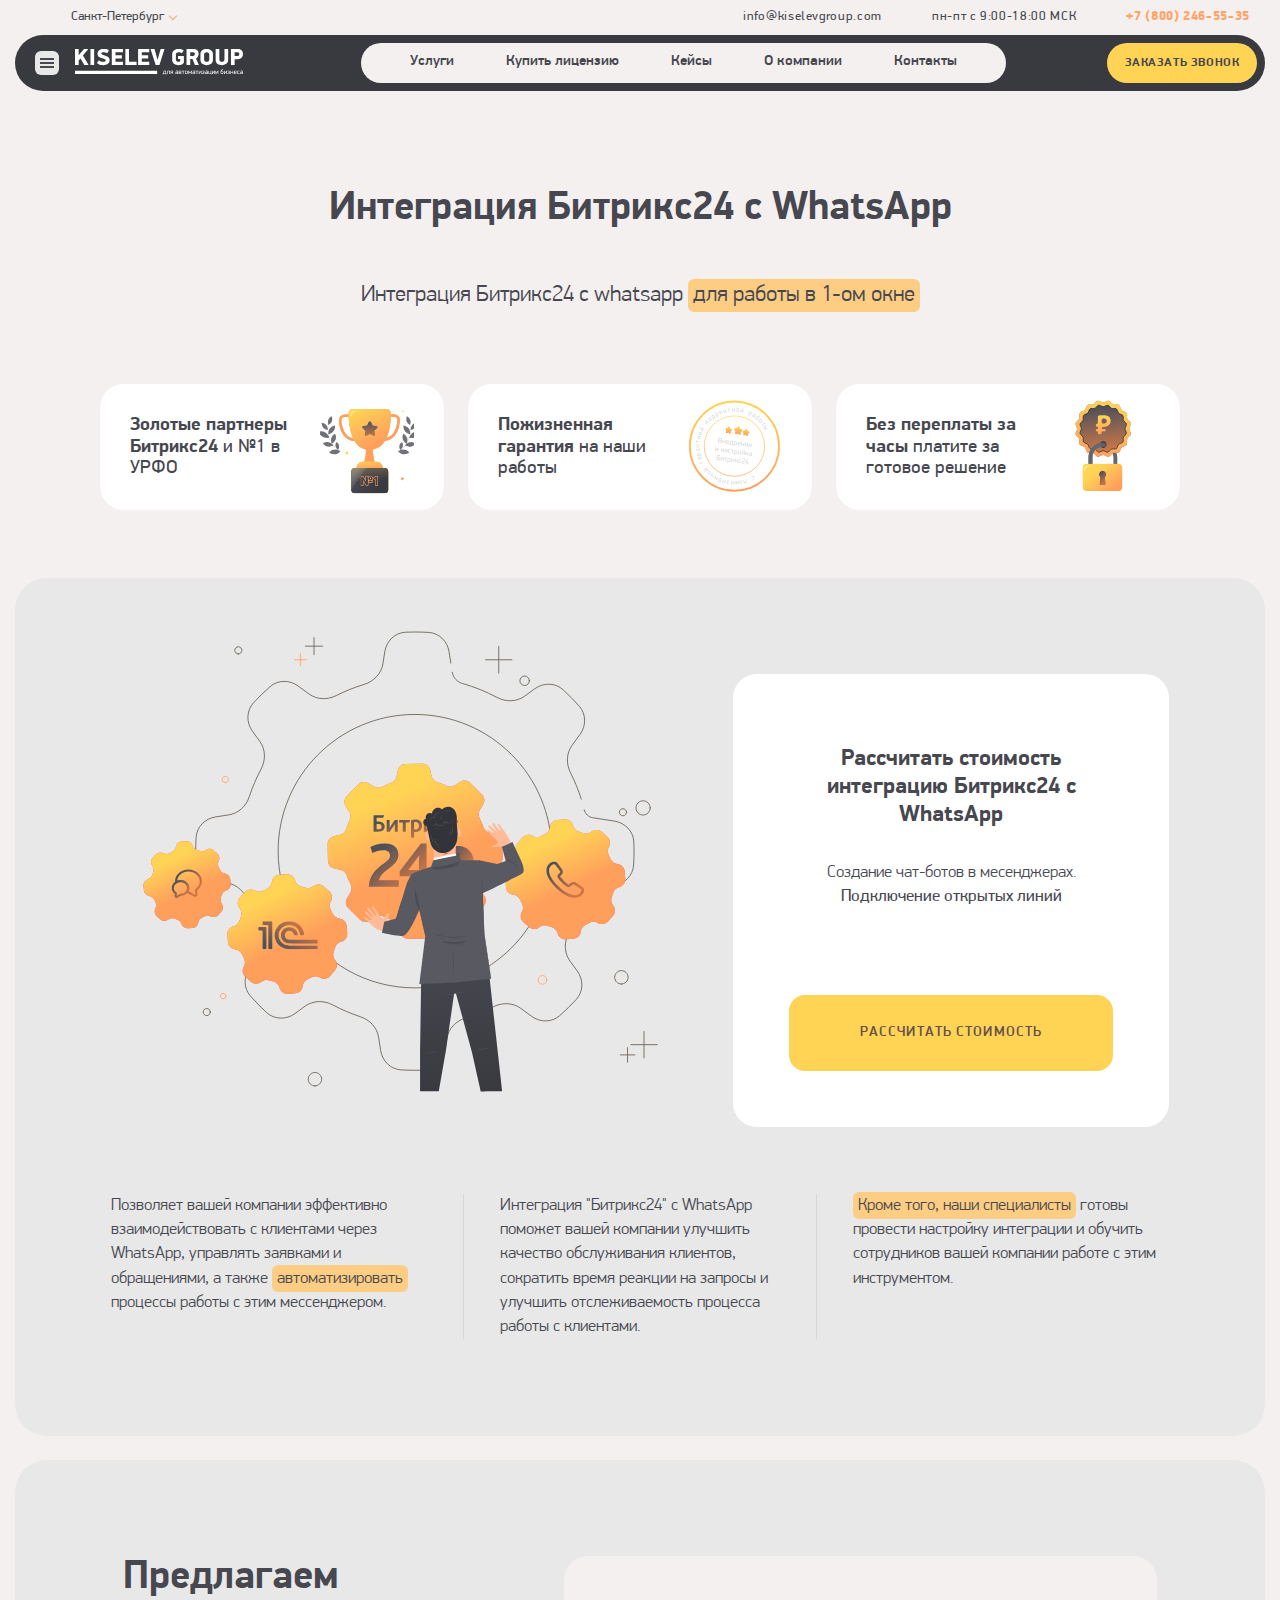
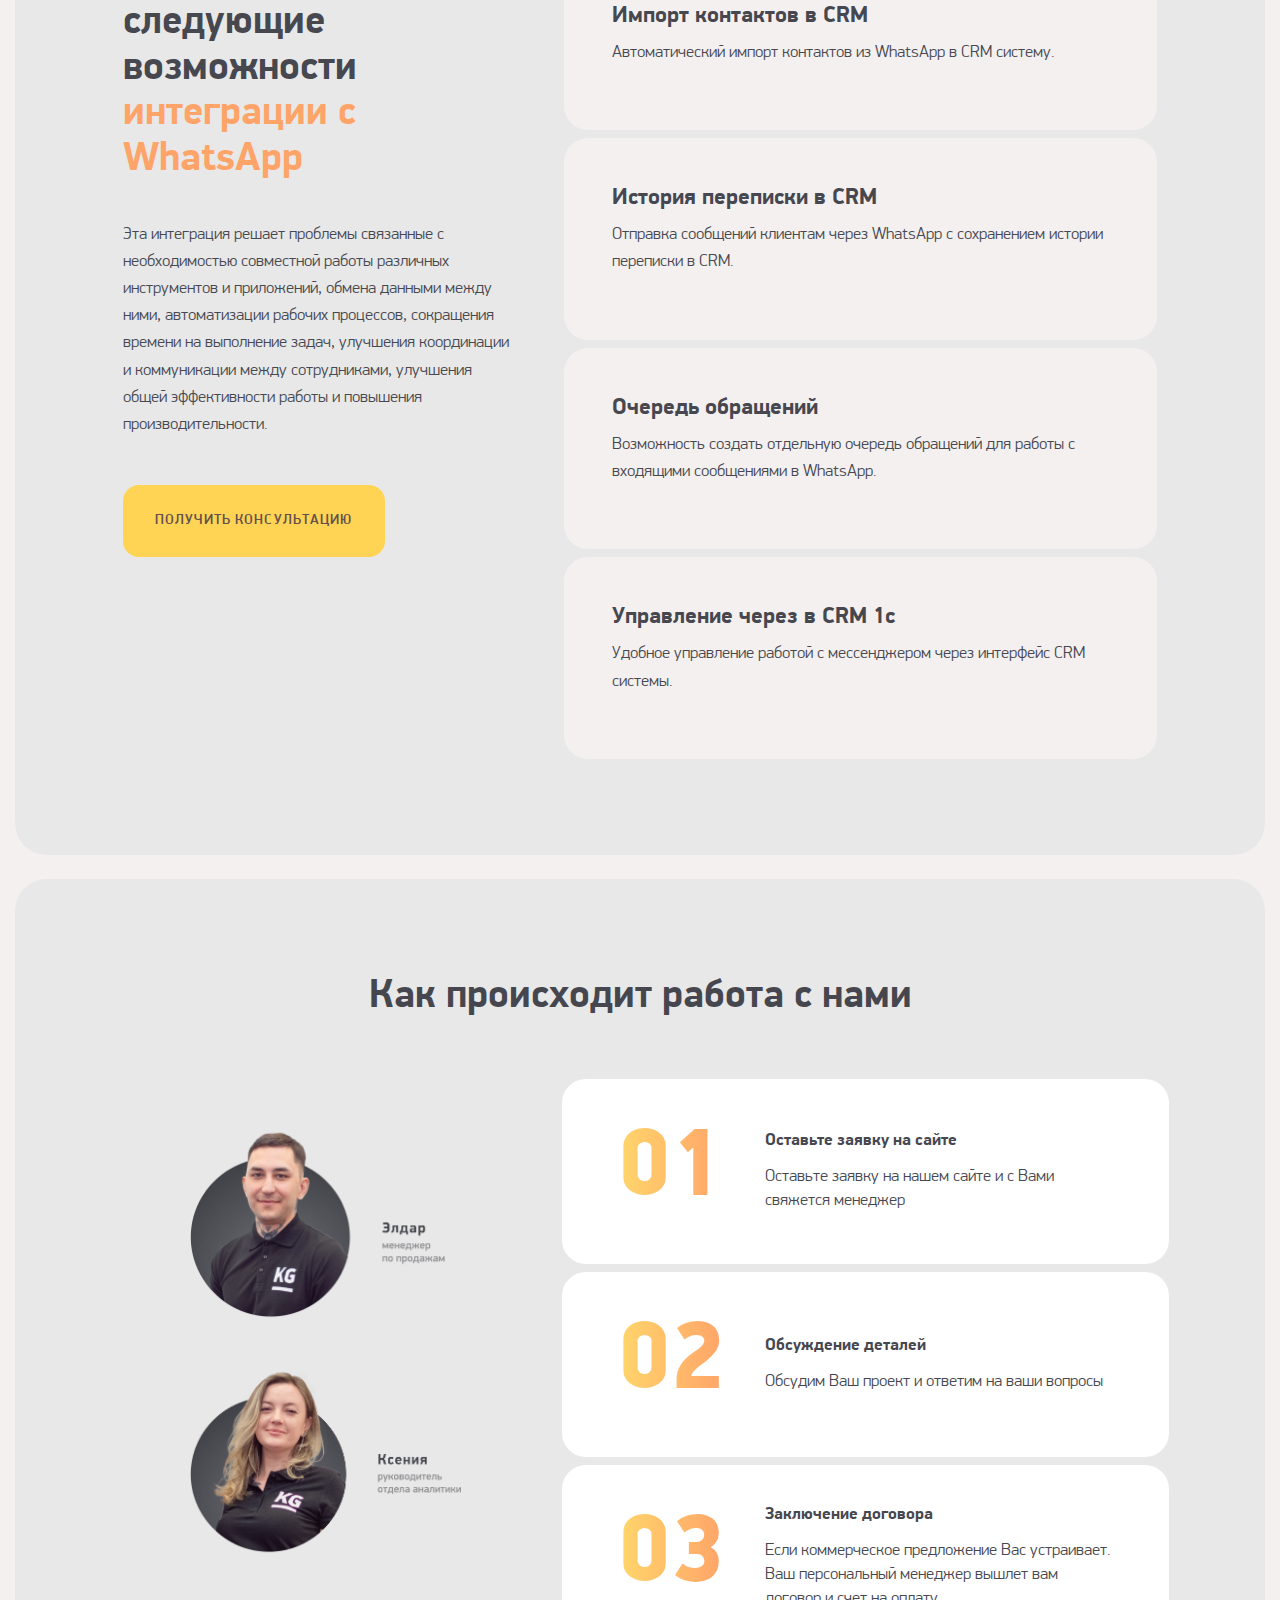
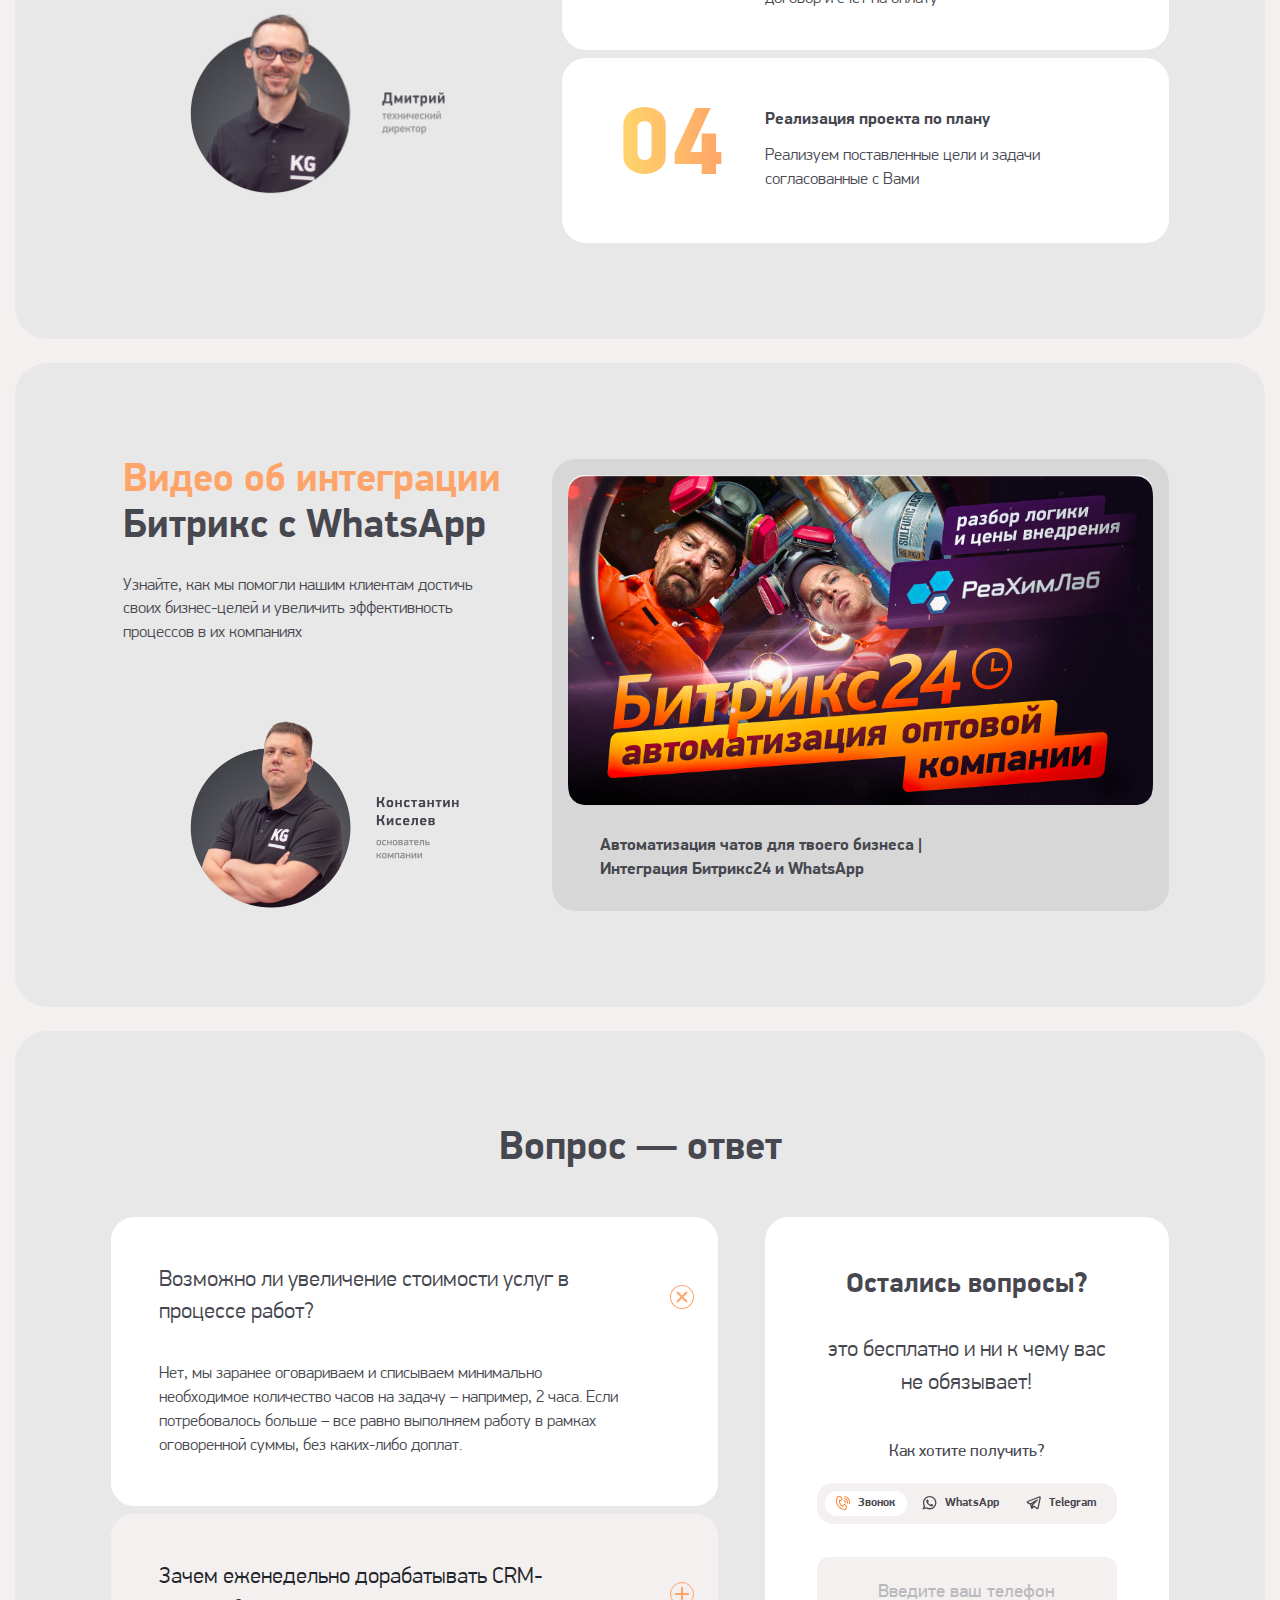
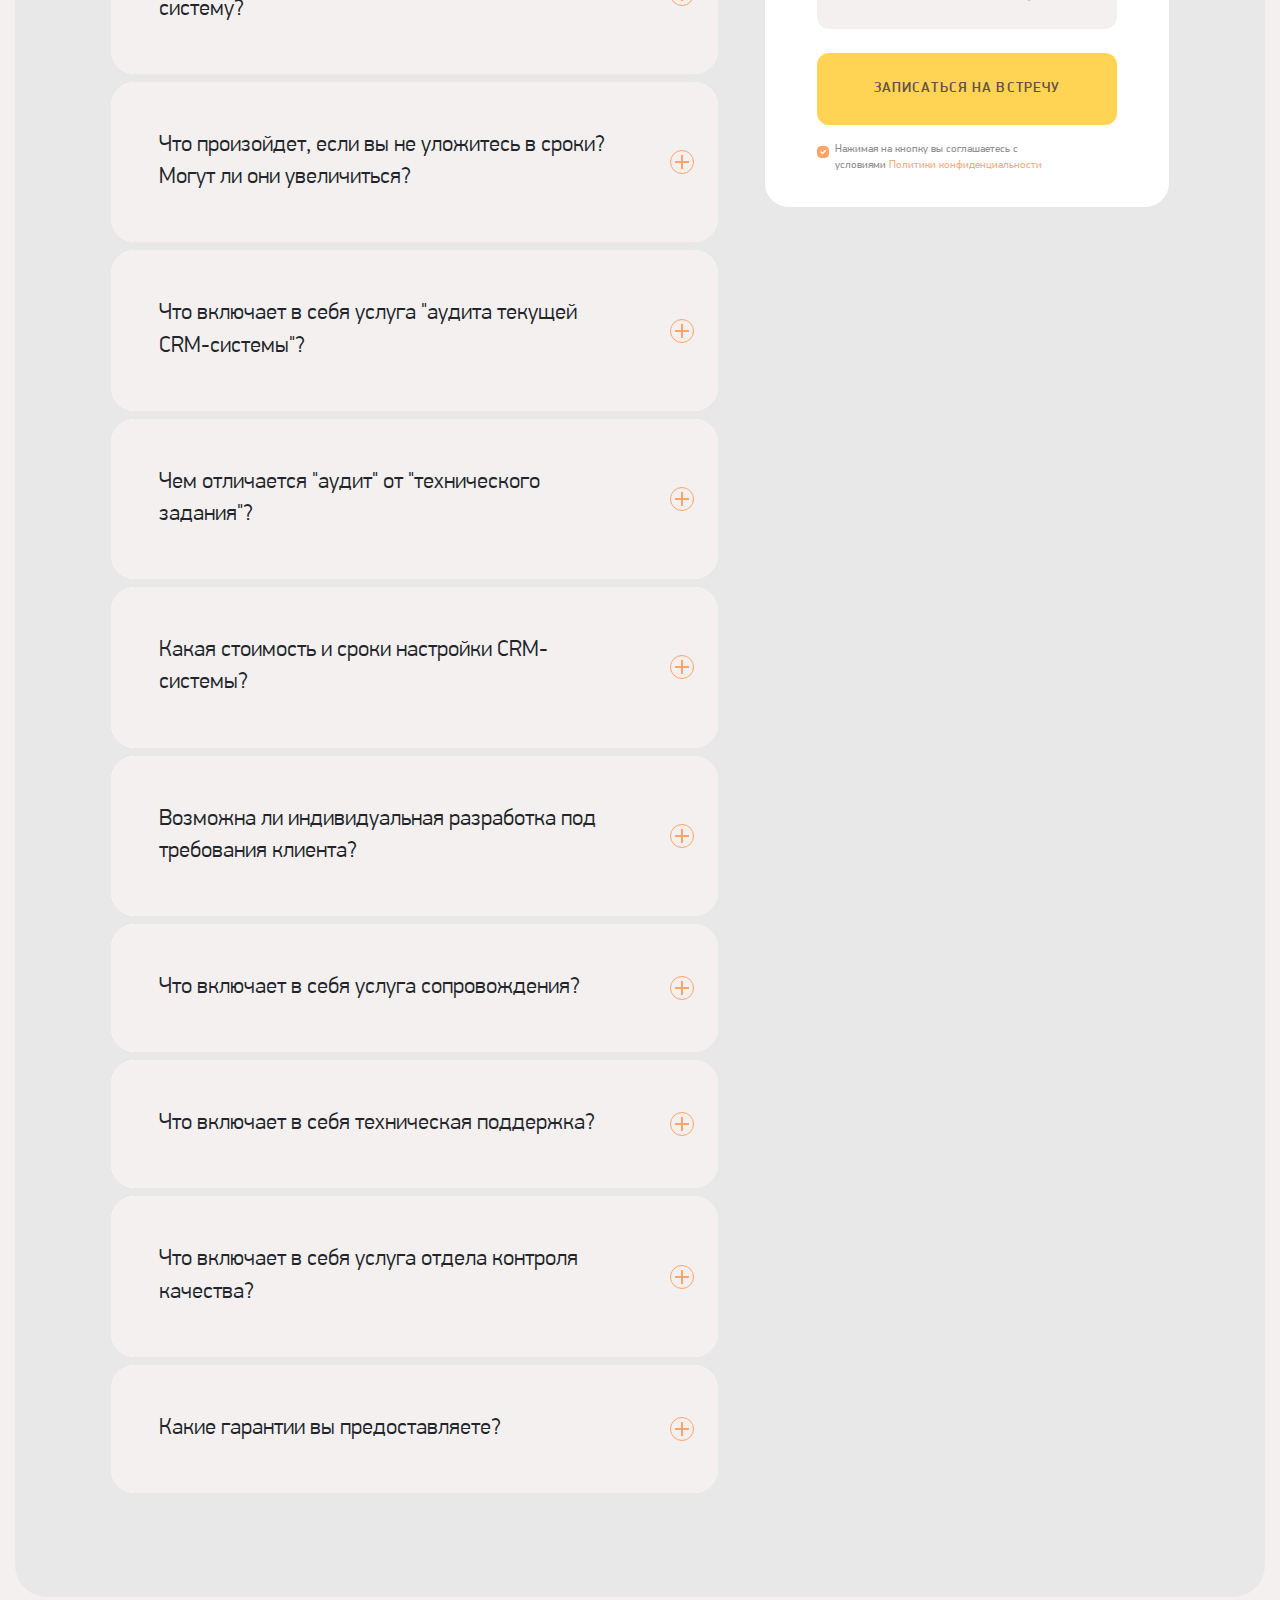
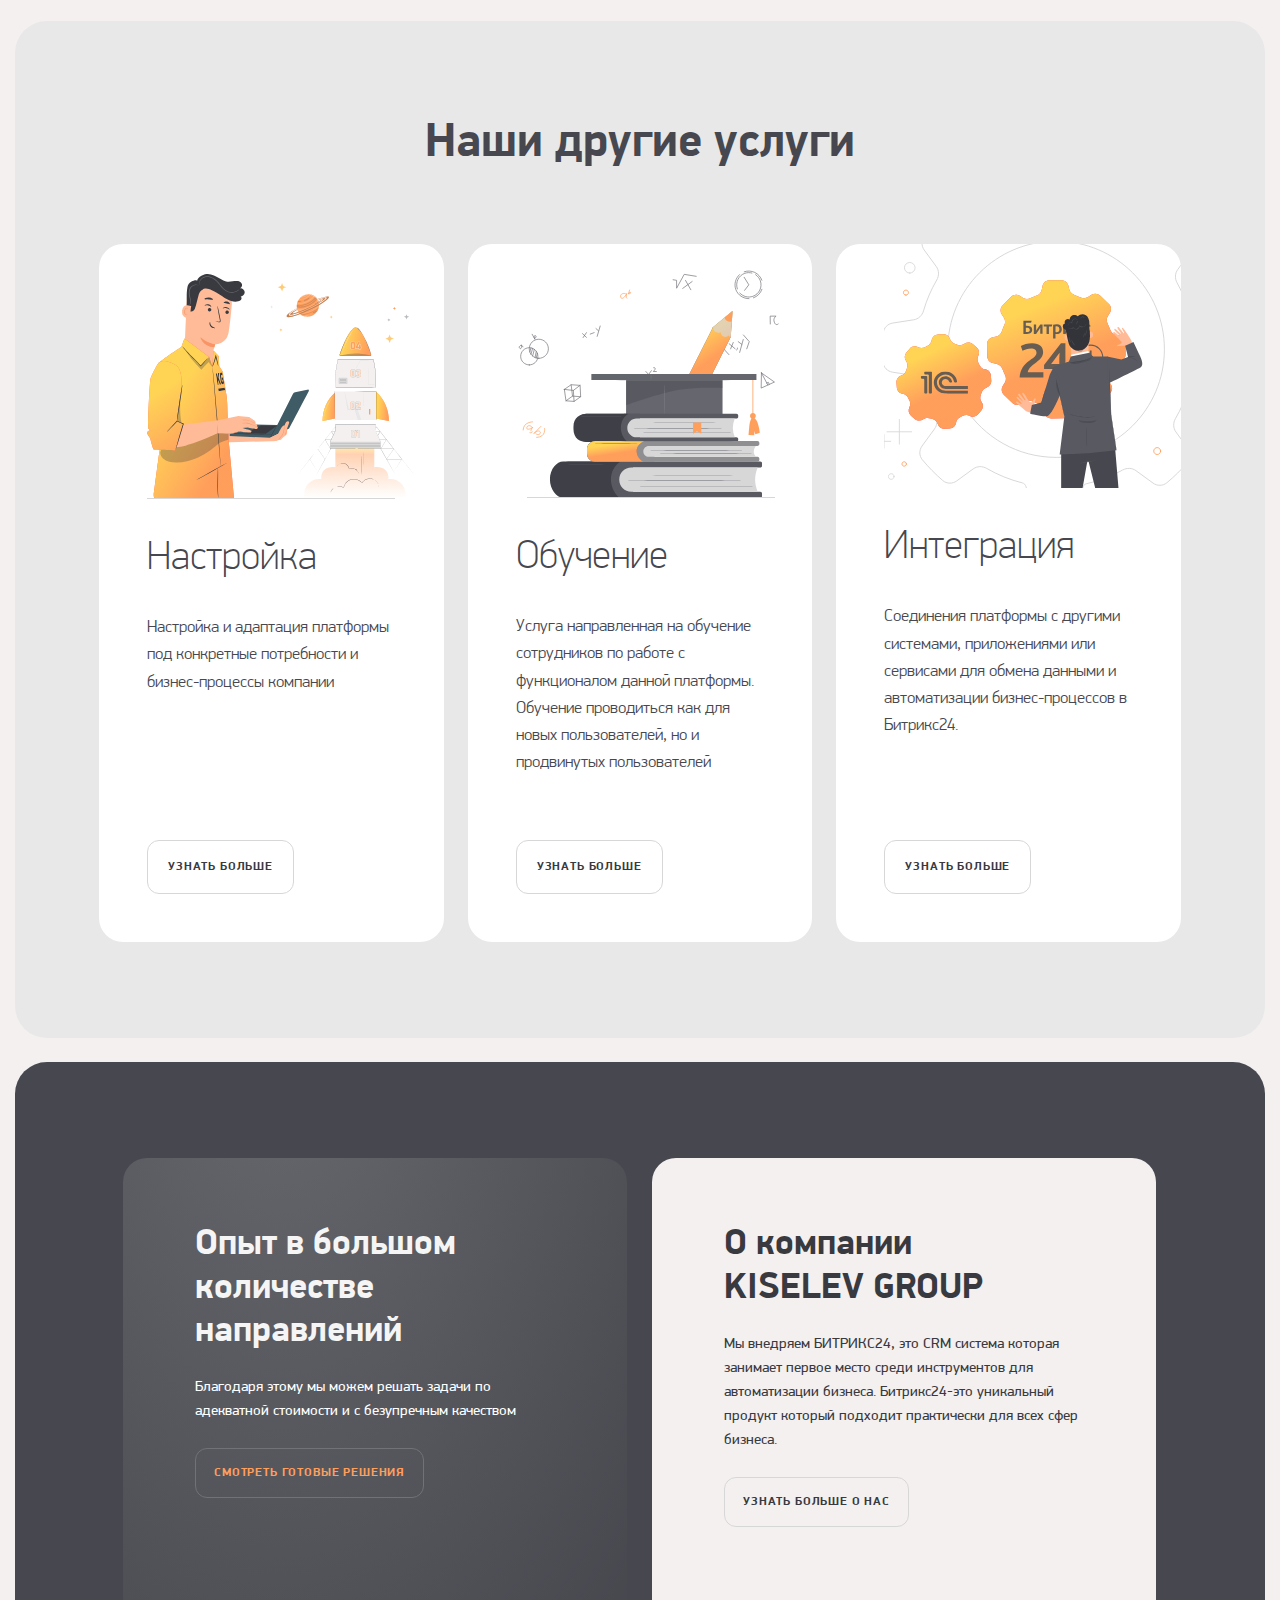
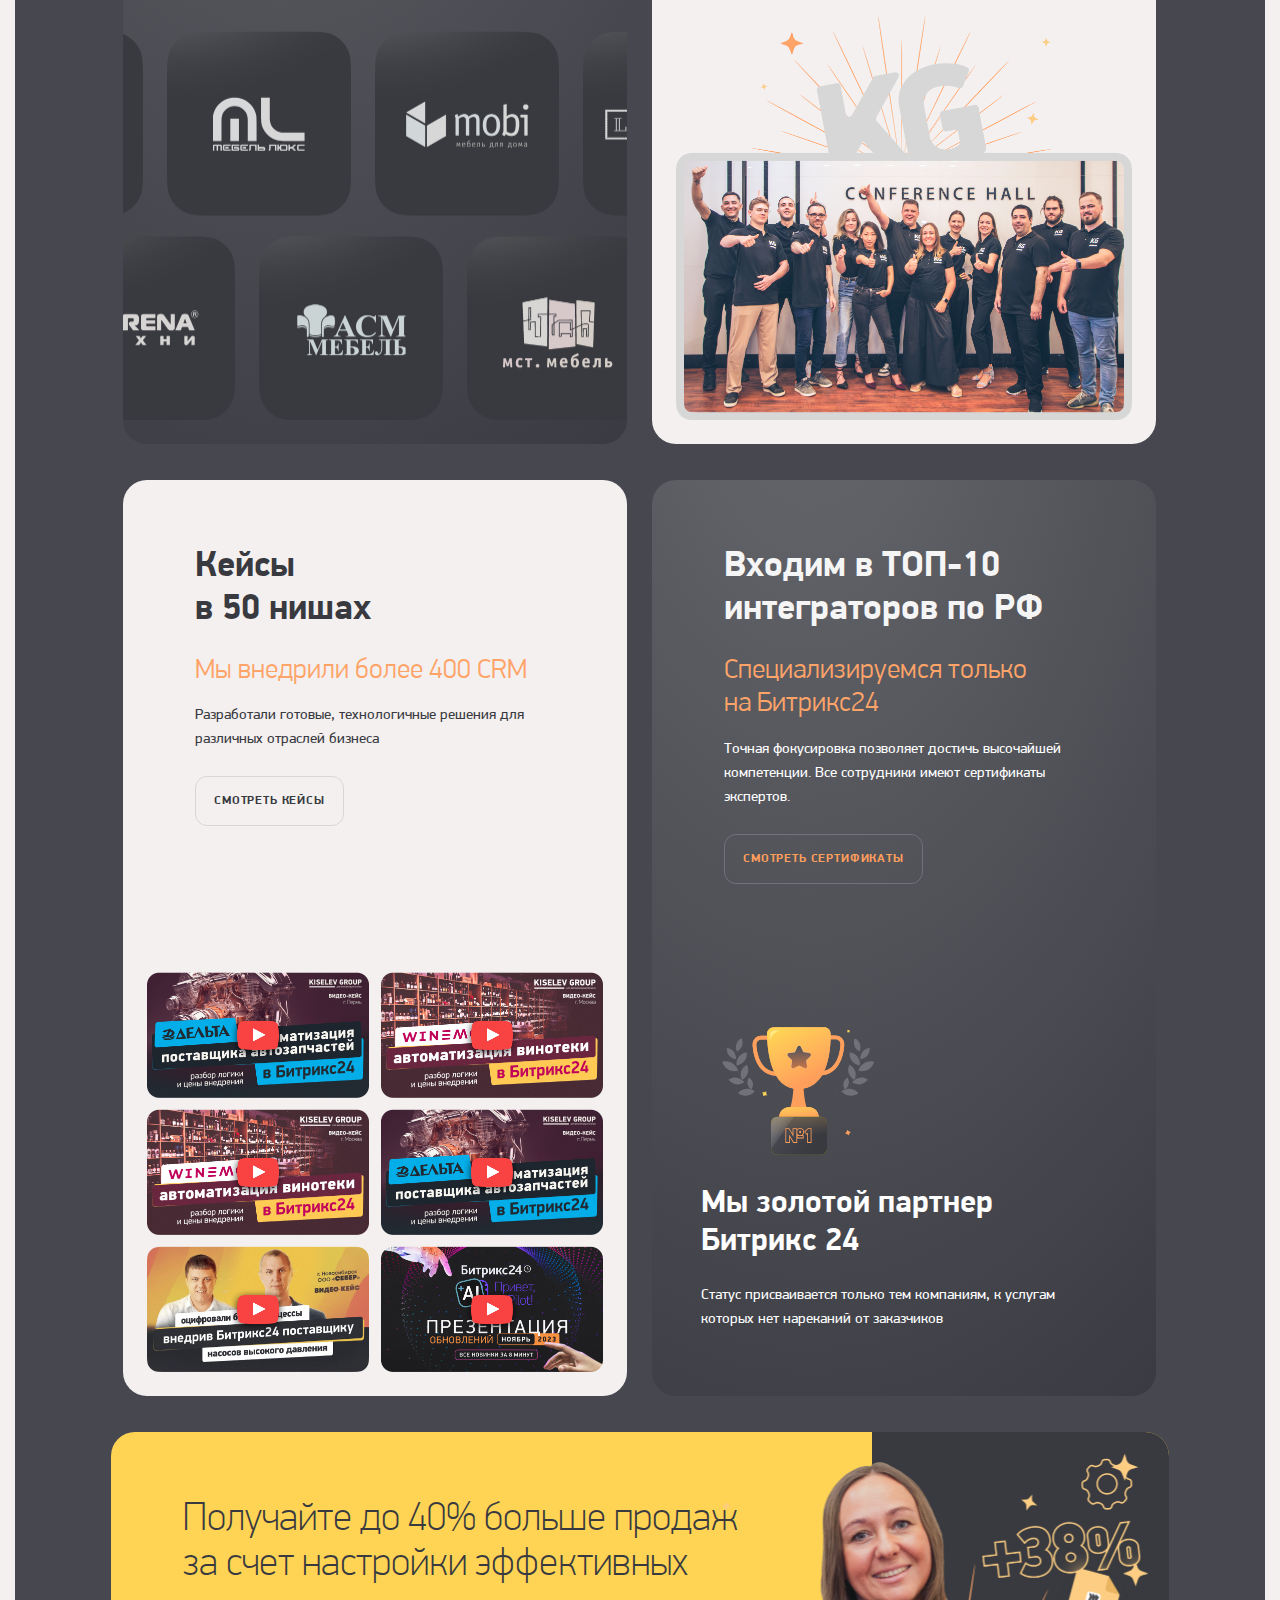
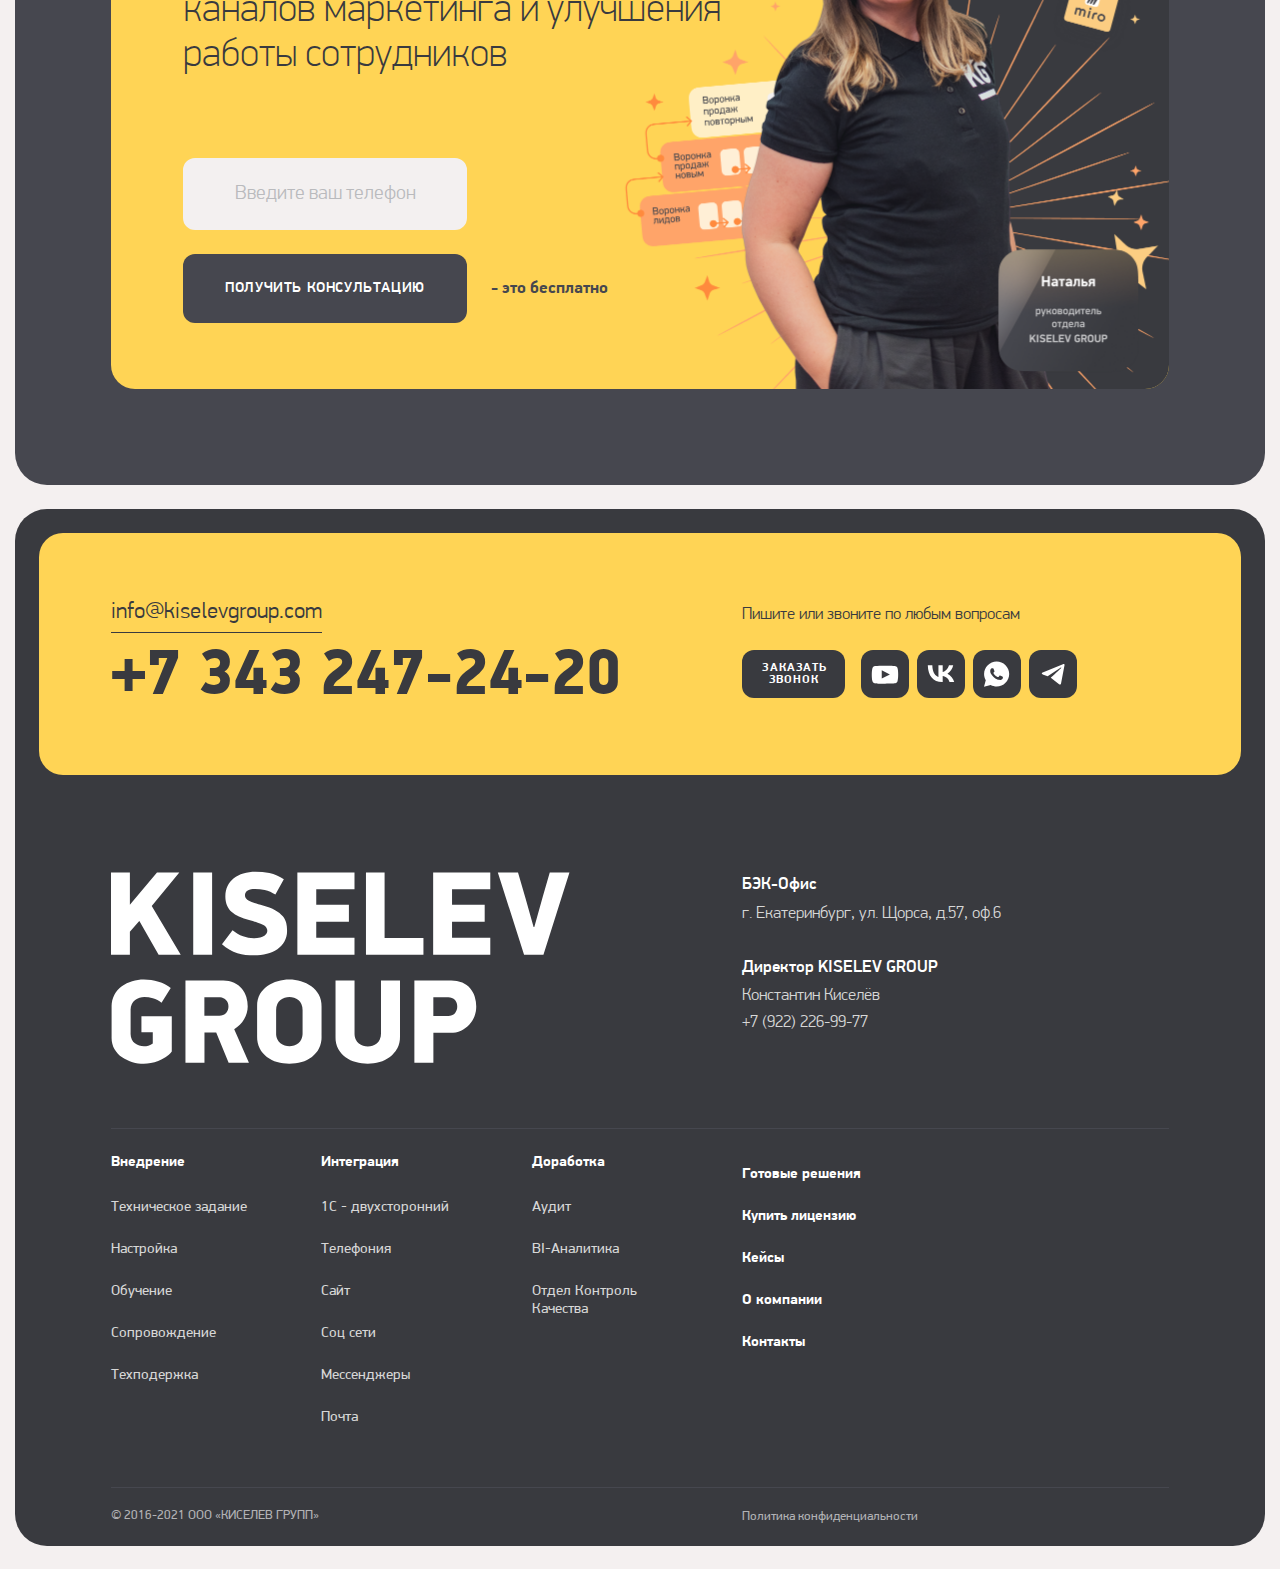
<file: integraciya-bitrix-s-wa.html>
<!DOCTYPE html>
<html lang="en">
	<head>
		<meta charset="UTF-8" />
		<meta name="viewport" content="width=device-width, initial-scale=1.0" />
		<meta name="theme-color" content="#ffd455" />
		<title>Document</title>
		<link rel="stylesheet" href="https://cdn.jsdelivr.net/npm/swiper@11/swiper-bundle.min.css" />
		<link href="https://cdn.jsdelivr.net/npm/bootstrap@5.3.3/dist/css/bootstrap.min.css" rel="stylesheet" integrity="sha384-QWTKZyjpPEjISv5WaRU9OFeRpok6YctnYmDr5pNlyT2bRjXh0JMhjY6hW+ALEwIH" crossorigin="anonymous">
		<link rel="stylesheet" href="css/style.min.css" />
	</head>
</html>

<body>
	<header class="header">
		<div class="header__top">
			<div class="container">
				<div class="header__top-inner">
					<div class="header__city-select" data-bs-toggle="modal" data-bs-target="#regionalityModal">
						<span class="text">Санкт-Петербург</span>
						<span class="icon"></span>
					</div>
					<ul class="header__contacts-list">
						<li class="header__contacts-item">
							<a href="mailto:info@kiselevgroup.com" class="header__contacts-link">info@kiselevgroup.com</a>
						</li>
						<li class="header__contacts-item">
							<p class="header__work-time">пн-пт с 9:00-18:00 МСК</p>
						</li>
						<li class="header__contacts-item">
							<a href="tel:+7 (800) 246-55-35" class="header__contacts-link">+7 (800) 246-55-35</a>
						</li>
					</ul>
				</div>
			</div>
		</div>
		<nav class="header__navbar navbar">
			<div class="container">
				<!-- container ===> justify-content-between -->
				<div class="header__navbar-inner">
					<div class="header__logo-inner">
						<button
							class="header__hamb navbar-toggler collapsed"
							type="button"
							data-bs-toggle="collapse"
							data-bs-target="#navbarToggleExternalContent"
							aria-controls="navbarToggleExternalContent"
							aria-expanded="false"
							aria-label="Переключатель навигации"
						>
							<span class="header__hamb-icon navbar-toggler-icon"></span>
						</button>
						<a class="header__logo-link navbar-brand" href="/">
							<img src="images/logo.svg" alt="kiselevgroup" class="header__logo-img" />
						</a>
					</div>
					<ul class="header__nav-list nav justify-content-center">
						<li class="header__nav-item nav-item">
							<a class="header__nav-link nav-link" href="#">Услуги</a>
						</li>
						<li class="header__nav-item nav-item">
							<a class="header__nav-link nav-link" href="#">Купить лицензию</a>
						</li>
						<li class="header__nav-item nav-item">
							<a class="header__nav-link nav-link" href="#">Кейсы</a>
						</li>
						<li class="header__nav-item nav-item">
							<a class="header__nav-link nav-link" href="#">О компании</a>
						</li>
						<li class="header__nav-item nav-item">
							<a class="header__nav-link nav-link" href="#">Контакты</a>
						</li>
					</ul>
					<div class="header__callback-inner">
						<button
							type="button"
							class="header__callback"
							type="button"
							data-bs-toggle="collapse"
							data-bs-target="#collapseForm"
							aria-expanded="false"
							aria-controls="collapseForm"
						>
							Заказать звонок
						</button>
						<div class="collapse header__collapse-form-inner" id="collapseForm">
							<form>
								<input
									type="tel"
									class="form-control header__form-control"
									id="exampleInputTel"
									aria-describedby="telHelp"
									placeholder="Введите телефон"
								/>
								<button type="submit" class="btn btn-primary header__form-submit">Заказать звонок</button>
								<div class="form-check header__form-check">
									<input type="checkbox" class="form-check-input header__form-check-input" id="exampleCheck1" checked />
									<label class="form-check-label header__form-check-label" for="exampleCheck1"
										>Нажимая на кнопку вы соглашаетесь с условиями <a href="#"> Политики конфиденциальности </a></label
									>
								</div>
							</form>
						</div>
					</div>
				</div>
				<div class="header__offcanvas collapse" id="navbarToggleExternalContent">
					<div class="header__offcanvas-body offcanvas-body row justify-content-between">
						<div class="col-lg-6 col-md-8 row">
							<div class="col-md-4 dropdown">
								<h3 class="header__offcanvas-list-title">Внедрение</h3>
								<ul class="header__offcanvas-list">
									<li class="header__offcanvas-item">
										<a href="#">Техническое задание </a>
									</li>
									<li class="header__offcanvas-item">
										<a href="#">Настройка</a>
									</li>
									<li class="header__offcanvas-item">
										<a href="#">Обучение</a>
									</li>
									<li class="header__offcanvas-item">
										<a href="#">Сопровождение</a>
									</li>
									<li class="header__offcanvas-item">
										<a href="#">Техподдержка</a>
									</li>
								</ul>
							</div>
							<div class="col-md-4 dropdown">
								<h3 class="header__offcanvas-list-title">Интеграция</h3>
								<ul class="header__offcanvas-list">
									<li class="header__offcanvas-item">
										<a href="#">1С - двухсторонний</a>
									</li>
									<li class="header__offcanvas-item">
										<a href="#">Телефония</a>
									</li>
									<li class="header__offcanvas-item">
										<a href="#">Сайт</a>
									</li>
									<li class="header__offcanvas-item">
										<a href="#">Соц.сети</a>
									</li>
									<li class="header__offcanvas-item">
										<a href="#">Мессенджеры</a>
									</li>
									<li class="header__offcanvas-item">
										<a href="#">Почта</a>
									</li>
								</ul>
							</div>
							<div class="col-md-4 dropdown">
								<h3 class="header__offcanvas-list-title">Доработка</h3>
								<ul class="header__offcanvas-list">
									<li class="header__offcanvas-item">
										<a href="#">Аудит</a>
									</li>
									<li class="header__offcanvas-item">
										<a href="#">BI-Аналитика</a>
									</li>
									<li class="header__offcanvas-item">
										<a href="#">Отдел Контроль Качества</a>
									</li>
								</ul>
							</div>
							<div class="col-lg-6 col-12 dropdown d-block d-md-none">
								<h3 class="header__offcanvas-list-title">Купить лицензию</h3>
								<ul class="header__offcanvas-list">
									<li class="header__offcanvas-item">
										<a href="#">Облако</a>
									</li>
									<li class="header__offcanvas-item">
										<a href="#">Корпоративный портал</a>
									</li>
									<li class="header__offcanvas-item">
										<a href="#">Маркет Плюс</a>
									</li>
									<li class="header__offcanvas-item">
										<a href="#">Энтерпрайз</a>
									</li>
								</ul>
								<ul class="header__offcanvas-list">
									<li class="header__offcanvas-item">
										<a href="#">
											<b>Готовые решения</b>
										</a>
									</li>
									<li class="header__offcanvas-item">
										<a href="#">
											<b>Кейсы</b>
										</a>
									</li>
									<li class="header__offcanvas-item">
										<a href="#">
											<b>О компании</b>
										</a>
									</li>
									<li class="header__offcanvas-item">
										<a href="#">
											<b>Контакты</b>
										</a>
									</li>
								</ul>
							</div>
							<div class="col">
								<a href="mailto:info@kiselevgroup.com" class="header__mail-link">info@kiselevgroup.com</a>
								<a href="tel:+7 343 247-24-20" class="header__phone-link">+7 343 247-24-20</a>
								<ul class="header__offcanvas-social-list">
									<li class="header__offcanvas-social-item">
										<a href="#" class="header__offcanvas-social-link youtube">
											<svg width="22" height="16" viewBox="0 0 22 16" fill="none" xmlns="http://www.w3.org/2000/svg">
												<path
													fill-rule="evenodd"
													clip-rule="evenodd"
													d="M2.26054 15.049C1.86827 14.9329 1.51036 14.7265 1.217 14.447C0.923646 14.1676 0.70345 13.8234 0.574994 13.4434C-0.159032 11.4796 -0.376522 3.27912 1.03716 1.66026C1.50766 1.13364 2.17194 0.809406 2.88582 0.757947C6.67829 0.359867 18.3955 0.412945 19.7412 0.89064C20.1197 1.01051 20.4655 1.21244 20.7527 1.48131C21.0399 1.75018 21.2611 2.079 21.3996 2.44315C22.2016 4.47336 22.2288 11.8511 21.2909 13.8017C21.0421 14.3094 20.6255 14.7207 20.1083 14.9694C18.6946 15.6594 4.13638 15.6461 2.26054 15.049ZM8.28227 11.2009L15.0788 7.75088L8.28227 4.27432V11.2009Z"
													fill="currentColor"
												/>
											</svg>
										</a>
									</li>
									<li class="header__offcanvas-social-item">
										<a href="#" class="header__offcanvas-social-link vk">
											<svg width="22" height="14" viewBox="0 0 22 14" fill="none" xmlns="http://www.w3.org/2000/svg">
												<path
													d="M11.9845 13.9961C4.46791 13.9961 0.180592 8.74084 0.00195312 -0.00390625H3.7671C3.89077 6.41451 6.66654 9.13323 8.86517 9.69379V-0.00390625H12.4105V5.53163C14.5816 5.29339 16.8627 2.77087 17.6322 -0.00390625H21.1775C20.8875 1.43517 20.3095 2.79775 19.4796 3.99859C18.6496 5.19944 17.5857 6.21273 16.3542 6.97507C17.7288 7.67165 18.9429 8.65759 19.9165 9.86784C20.89 11.0781 21.6008 12.4851 22.002 13.9961H18.0994C17.7393 12.6837 17.0073 11.5089 15.9953 10.6189C14.9833 9.72893 13.7363 9.16337 12.4105 8.99309V13.9961H11.9845Z"
													fill="currentColor"
												/>
											</svg>
										</a>
									</li>
									<li class="header__offcanvas-social-item">
										<a href="#" class="header__offcanvas-social-link wa">
											<svg width="21" height="21" viewBox="0 0 21 21" fill="none" xmlns="http://www.w3.org/2000/svg">
												<path
													d="M17.9268 3.05469C15.9512 1.08594 13.3171 -0.0078125 10.5366 -0.0078125C4.75609 -0.0078125 0.0731696 4.65885 0.0731696 10.4193C0.0731696 12.2422 0.585366 14.0651 1.46341 15.5963L0 20.9922L5.56098 19.5338C7.09756 20.3359 8.78048 20.7734 10.5366 20.7734C16.3171 20.7734 21 16.1068 21 10.3464C20.9268 7.64844 19.9024 5.02344 17.9268 3.05469ZM15.5854 14.138C15.3658 14.7213 14.3415 15.3047 13.8293 15.3776C13.3902 15.4505 12.8049 15.4505 12.2195 15.3047C11.8537 15.1588 11.3415 15.013 10.7561 14.7214C8.12195 13.6276 6.43902 11.0026 6.29268 10.7839C6.14634 10.638 5.19512 9.39843 5.19512 8.08593C5.19512 6.77343 5.85366 6.1901 6.07317 5.89843C6.29268 5.60677 6.58536 5.60677 6.80487 5.60677C6.95122 5.60677 7.17073 5.60677 7.31707 5.60677C7.46341 5.60677 7.68292 5.53385 7.90244 6.04427C8.12195 6.55469 8.63414 7.86718 8.70731 7.9401C8.78048 8.08593 8.78048 8.23177 8.70731 8.3776C8.63414 8.52343 8.56097 8.66927 8.41463 8.8151C8.26829 8.96093 8.12195 9.17968 8.04877 9.2526C7.90243 9.39843 7.75609 9.54427 7.90244 9.76302C8.04878 10.0547 8.56097 10.8568 9.36585 11.5859C10.3902 12.4609 11.1951 12.7526 11.4878 12.8984C11.7805 13.0443 11.9268 12.9713 12.0732 12.8255C12.2195 12.6797 12.7317 12.0964 12.878 11.8047C13.0244 11.513 13.2439 11.5859 13.4634 11.6589C13.6829 11.7318 15 12.388 15.2195 12.5339C15.5122 12.6797 15.6585 12.7526 15.7317 12.8255C15.8049 13.0443 15.8049 13.5547 15.5854 14.138Z"
													fill="currentColor"
												/>
											</svg>
										</a>
									</li>
									<li class="header__offcanvas-social-item">
										<a href="#" class="header__offcanvas-social-link tg">
											<svg width="19" height="17" viewBox="0 0 19 17" fill="none" xmlns="http://www.w3.org/2000/svg">
												<path
													d="M19 0.594413L15.9946 16.2845C15.9946 16.2845 15.5741 17.3723 14.4189 16.8506L7.48457 11.3448L7.45242 11.3285C8.38909 10.4576 15.6524 3.69485 15.9698 3.38831C16.4613 2.91355 16.1562 2.63092 15.5856 2.98955L4.85679 10.0452L0.717638 8.60296C0.717638 8.60296 0.0662573 8.36302 0.00359284 7.8413C-0.0598961 7.31872 0.739076 7.03609 0.739076 7.03609L17.6131 0.181135C17.6131 0.181135 19 -0.449883 19 0.594413Z"
													fill="currentColor"
												/>
											</svg>
										</a>
									</li>
								</ul>
							</div>
						</div>
						<div class="col-lg-6 col-md-4 row d-md-flex d-none">
							<div class="col-lg-6 col-12 dropdown">
								<h3 class="header__offcanvas-list-title">Купить лицензию</h3>
								<ul class="header__offcanvas-list">
									<li class="header__offcanvas-item">
										<a href="#">Облако</a>
									</li>
									<li class="header__offcanvas-item">
										<a href="#">Корпоративный портал</a>
									</li>
									<li class="header__offcanvas-item">
										<a href="#">Маркет Плюс</a>
									</li>
									<li class="header__offcanvas-item">
										<a href="#">Энтерпрайз</a>
									</li>
								</ul>
								<ul class="header__offcanvas-list">
									<li class="header__offcanvas-item">
										<a href="#">
											<b>Готовые решения</b>
										</a>
									</li>
									<li class="header__offcanvas-item">
										<a href="#">
											<b>Кейсы</b>
										</a>
									</li>
									<li class="header__offcanvas-item">
										<a href="#">
											<b>О компании</b>
										</a>
									</li>
									<li class="header__offcanvas-item">
										<a href="#">
											<b>Контакты</b>
										</a>
									</li>
								</ul>
							</div>
							<div class="col-6 d-lg-block d-none">
								<div class="header__offcanvas-prev">
									<img class="header__offcanvas-img" src="images/offcanvas-prev-1.png" alt="Акция" />
								</div>
							</div>
						</div>
					</div>
				</div>
			</div>
		</nav>
	</header>
</body>


<main>
	<section class="service-hero">
		<div class="container">
			<h1 class="service-hero__title title">Интеграция Битрикс24 с WhatsApp</h1>
			<p class="service-hero__descr">
				Интеграция Битрикс24 с whatsapp <span class="yellow-bg">для работы в 1-ом окне</span>
			</p>
			<div class="adv__card-wrapper row">
				<div class="adv__card col-lg col-md-5">
					<p class="adv__card-text"><b>Золотые партнеры Битрикс24</b> и №1 в УРФО</p>
					<img class="adv__card-img" src="images/hero-adv-1.svg" alt="Кубок" />
				</div>
				<div class="adv__card col-lg col-md-5">
					<p class="adv__card-text"><b>Пожизненная гарантия</b> на наши работы</p>
					<img class="adv__card-img" src="images/hero-adv-2.svg" alt="Штамп" />
				</div>
				<div class="adv__card col-lg col-md-5">
					<p class="adv__card-text"><b>Без переплаты за часы</b> платите за готовое решение</p>
					<img class="adv__card-img" src="images/hero-adv-3.svg" alt="Замок" />
				</div>
			</div>
		</div>
	</section>
	<section class="get-cost get-cost--light">
		<div class="container">
			<div class="get-cost__inner integration-bg">
				<div class="get_cost__form-banner">
					<h2 class="get-cost__title">Рассчитать стоимость интеграцию Битрикс24 с WhatsApp</h2>
					<div class="get-cost__text">Создание чат-ботов в месенджерах. <b>Подключение открытых линий</b></div>
					<button class="get-cost__show-modal">Рассчитать стоимость</button>
				</div>
				<div class="get-cost__adv-row row">
					<div class="get-cost__text-wrapper col-lg">
						<p class="get-cost__text">
							Позволяет вашей компании эффективно взаимодействовать с клиентами через WhatsApp, управлять заявками и
							обращениями, а также <span class="yellow-bg">автоматизировать</span> процессы работы с этим мессенджером.
						</p>
					</div>
					<div class="get-cost__text-wrapper col-lg">
						<p class="get-cost__text">
							Интеграция "Битрикс24" с WhatsApp поможет вашей компании улучшить качество обслуживания клиентов, сократить
							время реакции на запросы и улучшить отслеживаемость процесса работы с клиентами.
						</p>
					</div>
					<div class="get-cost__text-wrapper col-lg">
						<p class="get-cost__text">
							<span class="yellow-bg">Кроме того, наши специалисты</span> готовы провести настройку интеграции и обучить
							сотрудников вашей компании работе с этим инструментом.
						</p>
					</div>
				</div>
			</div>
		</div>
	</section>
	<section class="scope mb-24 mobile-light-section">
		<div class="container">
			<div class="scope__inner light-inner row">
				<div class="scope__inner-left col-lg-5">
					<div class="scope__text-wrapper">
						<h2 class="scope__title title">
							Предлагаем следующие возможности
							<span class="orange">интеграции с WhatsApp</span>
						</h2>
						<p class="scope__text">
							Эта интеграция решает проблемы связанные с необходимостью совместной работы различных инструментов и
							приложений, обмена данными между ними, автоматизации рабочих процессов, сокращения времени на выполнение
							задач, улучшения координации и коммуникации между сотрудниками, улучшения общей эффективности работы и
							повышения производительности.
						</p>
					</div>
					<button class="scope__btn yellow-btn">Получить консультацию</button>
				</div>
				<div class="scope__inner-right col-lg-7">
					<div class="scope__card" data-change-color>
						<h3 class="scope__card-title">Импорт контактов в CRM</h3>
						<p class="scope__card-text">Автоматический импорт контактов из WhatsApp в CRM систему.</p>
					</div>
					<div class="scope__card" data-change-color>
						<h3 class="scope__card-title">История переписки в CRM</h3>
						<p class="scope__card-text">
							Отправка сообщений клиентам через WhatsApp с сохранением истории переписки в CRM.
						</p>
					</div>
					<div class="scope__card" data-change-color>
						<h3 class="scope__card-title">Очередь обращений</h3>
						<p class="scope__card-text">
							Возможность создать отдельную очередь обращений для работы с входящими сообщениями в WhatsApp.
						</p>
					</div>
					<div class="scope__card" data-change-color>
						<h3 class="scope__card-title">Управление через в CRM 1с</h3>
						<p class="scope__card-text">Удобное управление работой с мессенджером через интерфейс CRM системы.</p>
					</div>
				</div>
			</div>
		</div>
	</section>
	<section class="work-with-us mb-24 mobile-light-section work-with-us--light">
		<div class="container">
			<div class="work-with-us__inner light-inner">
				<h2 class="work-with__us-title title">Как происходит работа с нами</h2>
				<div class="work-with__row row">
					<div class="work-with-us__prew col-lg-5">
						<picture>
							<source srcset="images/eldar-light-step.png" type="image/png" media="(min-width: 991.99px)" />
							<source srcset="images/eldar-step.png" type="image/png" media="(max-width: 991px)" />
							<img class="work-with-us__img" src="#" alt="#" />
						</picture>
						<picture>
							<source srcset="images/ksenia-light-step.png" type="image/png" media="(min-width: 991.99px)" />
							<source srcset="images/ksenia-step.png" type="image/png" media="(max-width: 991px)" />
							<img class="work-with-us__img" src="#" alt="#" />
						</picture>
						<picture>
							<source srcset="images/dima-light-step.png" type="image/png" media="(min-width: 991.99px)" />
							<source srcset="images/dima-step.png" type="image/png" media="(max-width: 991px)" />
							<img class="work-with-us__img" src="#" alt="#" />
						</picture>
					</div>
					<div class="work-with-us__step col-lg-7">
						<div class="work-with-us__step-card">
							<div class="work-with-us__step-number">01</div>
	
							<div class="work-with-us__text-wrapper">
								<h3 class="work-with-us__card-title">Оставьте заявку на сайте</h3>
	
								<p class="work-with-us__card-text">Оставьте заявку на нашем сайте и с Вами свяжется менеджер</p>
							</div>
						</div>
						<div class="work-with-us__step-card">
							<div class="work-with-us__step-number">02</div>
	
							<div class="work-with-us__text-wrapper">
								<h3 class="work-with-us__card-title">Обсуждение деталей</h3>
	
								<p class="work-with-us__card-text">Обсудим Ваш проект и ответим на ваши вопросы</p>
							</div>
						</div>
						<div class="work-with-us__step-card">
							<div class="work-with-us__step-number">03</div>
	
							<div class="work-with-us__text-wrapper">
								<h3 class="work-with-us__card-title">Заключение договора</h3>
	
								<p class="work-with-us__card-text">
									Если коммерческое предложение Вас устраивает. Ваш персональный менеджер вышлет вам договор и счет на
									оплату
								</p>
							</div>
						</div>
						<div class="work-with-us__step-card">
							<div class="work-with-us__step-number">04</div>
	
							<div class="work-with-us__text-wrapper">
								<h3 class="work-with-us__card-title">Реализация проекта по плану</h3>
	
								<p class="work-with-us__card-text">Реализуем поставленные цели и задачи согласованные с Вами</p>
							</div>
						</div>
					</div>
				</div>
			</div>
		</div>
	</section>
	<section class="integration-presentation mb-24 mobile-light-section">
		<div class="container">
			<div class="integration-presentation__inner light-inner row">
				<div class="integration-presentation__text-wrapper col-lg-5">
					<div class="integration-presentation__text-content">
						<h2 class="integration-presentation__title title">
							<span class="orange">Видео об интеграции</span>
							Битрикс с WhatsApp
						</h2>
						<p class="integration-presentation__descr">
							Узнайте, как мы помогли нашим клиентам достичь своих бизнес-целей и увеличить эффективность процессов в их
							компаниях
						</p>
					</div>
					<div class="integration-presentation__prew">
						<img
							src="images/konstantin-presentation.png"
							alt="Константин Киселев - основатель компании"
							class="integration-presentation__img"
						/>
					</div>
				</div>
				<div class="integration-presentation__video-inner col-lg-7">
					<div class="integration-presentation__video">
						<img src="images/slide-prew.jpg" alt="Автоматизация чатов для твоего бизнеса" />
					</div>
					<p class="integration-presentation__video-description">
						Автоматизация чатов для твоего бизнеса | Интеграция Битрикс24 и WhatsApp
					</p>
				</div>
			</div>
		</div>
	</section>
	
	<section class="qa">
		<div class="container">
			<div class="qa-inner">
				<h2 class="qa__title">Вопрос — ответ</h2>
				<div class="row">
					<div class="qa__accordion accordion col-lg-7" id="accordionExample">
						<div class="qa__accordion-item">
							<button
								class="qa__accordion-button accordion-button"
								type="button"
								data-bs-toggle="collapse"
								data-bs-target="#qa_1"
								aria-expanded="true"
								aria-controls="qa_1"
							>
								<span class="qa__accordion-text">Возможно ли увеличение стоимости услуг в процессе работ?</span>
								<span class="qa__accordion-icon"></span>
							</button>
							<div
								id="qa_1"
								class="qa__accordion-collapse accordion-collapse collapse show"
								data-bs-parent="#accordionExample"
							>
								<div class="qa__accordion-body accordion-body">
									Нет, мы заранее оговариваем и списываем минимально необходимое количество часов на задачу – например, 2 часа. Если потребовалось больше – все равно выполняем работу в рамках оговоренной суммы, без каких-либо доплат.
								</div>
							</div>
						</div>
						<div class="qa__accordion-item">
							<button
								class="qa__accordion-button accordion-button collapsed"
								type="button"
								data-bs-toggle="collapse"
								data-bs-target="#qa_2"
								aria-expanded="false"
								aria-controls="qa_2"
							>
								<span class="qa__accordion-text"
									>Зачем еженедельно дорабатывать CRM-систему?</span
								>
								<span class="qa__accordion-icon"></span>
							</button>
							<div
								id="qa_2"
								class="qa__accordion-collapse accordion-collapse collapse"
								data-bs-parent="#accordionExample"
							>
								<div class="qa__accordion-body accordion-body">
									Можно ли ее настроить 1 раз и все? Да, такое возможно. В 50% случаев клиенты получают готовое решение и используют его без доработок. Но сопровождение системы – это не только поддержка, но и развитие, улучшение процессов. Мы всегда пытаемся быстро передать клиенту MVP (минимально работающий продукт), а затем постепенно его улучшать с учетом потребностей бизнеса и отталкиваясь от обратной связи.
								</div>
							</div>
						</div>
						<div class="qa__accordion-item">
							<button
								class="qa__accordion-button accordion-button collapsed"
								type="button"
								data-bs-toggle="collapse"
								data-bs-target="#qa_3"
								aria-expanded="false"
								aria-controls="qa_3"
							>
								<span class="qa__accordion-text">Что произойдет, если вы не уложитесь в сроки? Могут ли они увеличиться?</span>
								<span class="qa__accordion-icon"></span>
							</button>
							<div
								id="qa_3"
								class="qa__accordion-collapse accordion-collapse collapse"
								data-bs-parent="#accordionExample"
							>
								<div class="qa__accordion-body accordion-body">
									Мы всегда соблюдаем сроки, но время выполнения задач зависит (в том числе) и от самого клиента. Если возникают задержки из-за неопределенности с вашей стороны, срок выполнения услуг может быть увеличен.
								</div>
							</div>
						</div>
						<div class="qa__accordion-item">
							<button
								class="qa__accordion-button accordion-button collapsed"
								type="button"
								data-bs-toggle="collapse"
								data-bs-target="#qa_4"
								aria-expanded="false"
								aria-controls="qa_4"
							>
								<span class="qa__accordion-text">Что включает в себя услуга "аудита текущей CRM-системы"?</span>
								<span class="qa__accordion-icon"></span>
							</button>
							<div
								id="qa_4"
								class="qa__accordion-collapse accordion-collapse collapse"
								data-bs-parent="#accordionExample"
							>
								<div class="qa__accordion-body accordion-body">
									Аудит представляет собой анализ вашей текущей системы с участием бизнес-аналитика. Мы выявляем ошибки в системе, предлагаем рекомендации по улучшению CRM и разрабатываем стратегию её развития. В итоге, клиент получает файл с оцифрованными рекомендациями и планом дальнейшего развития системы.
								</div>
							</div>
						</div>
						<div class="qa__accordion-item">
							<button
								class="qa__accordion-button accordion-button collapsed"
								type="button"
								data-bs-toggle="collapse"
								data-bs-target="#qa_5"
								aria-expanded="false"
								aria-controls="qa_5"
							>
								<span class="qa__accordion-text">Чем отличается "аудит" от "технического задания"?</span>
								<span class="qa__accordion-icon"></span>
							</button>
							<div
								id="qa_5"
								class="qa__accordion-collapse accordion-collapse collapse"
								data-bs-parent="#accordionExample"
							>
								<div class="qa__accordion-body accordion-body">
									Аудит проводится, основываясь на текущем состоянии вашей CRM-системы и содержит рекомендации по её улучшению. В техническом же задании мы анализируем процессы вашей компании и описываем их в понятном виде для последующей настройки. Помимо этого, в ТЗ описываются кастомные интеграции и доработки – например, интеграция с 1С, сайтами, приложениями и т. д.
								</div>
							</div>
						</div>
						<div class="qa__accordion-item">
							<button
								class="qa__accordion-button accordion-button collapsed"
								type="button"
								data-bs-toggle="collapse"
								data-bs-target="#qa_6"
								aria-expanded="false"
								aria-controls="qa_6"
							>
								<span class="qa__accordion-text">Какая стоимость и сроки настройки CRM-системы?</span>
								<span class="qa__accordion-icon"></span>
							</button>
							<div
								id="qa_6"
								class="qa__accordion-collapse accordion-collapse collapse"
								data-bs-parent="#accordionExample"
							>
								<div class="qa__accordion-body accordion-body">
									Стоимость настройки определяется нашим аналитиком на основании предварительного аудита и технического задания. После оплаты мы связываем клиента с отделом разработки для проведения всех необходимых настроек и интеграций. Срок настройки составляет до 21 рабочего дня, стоимость – от 120 тыс. руб. в зависимости от объема и сложности работ.
								</div>
							</div>
						</div>
						<div class="qa__accordion-item">
							<button
								class="qa__accordion-button accordion-button collapsed"
								type="button"
								data-bs-toggle="collapse"
								data-bs-target="#qa_7"
								aria-expanded="false"
								aria-controls="qa_7"
							>
								<span class="qa__accordion-text">
									Возможна ли индивидуальная разработка под требования клиента?</span>
								<span class="qa__accordion-icon"></span>
							</button>
							<div
								id="qa_7"
								class="qa__accordion-collapse accordion-collapse collapse"
								data-bs-parent="#accordionExample"
							>
								<div class="qa__accordion-body accordion-body">
									Да, мы занимаемся интеграциями CRM с сайтами, приложениями и другими сервисами клиента. Данная услуга также может включать в себя создание кастомных отчетов и разработку приложений, при этом срок выполнения составляет от 1 до 3 месяцев.
								</div>
							</div>
						</div>
						<div class="qa__accordion-item">
							<button
								class="qa__accordion-button accordion-button collapsed"
								type="button"
								data-bs-toggle="collapse"
								data-bs-target="#qa_8"
								aria-expanded="false"
								aria-controls="qa_8"
							>
								<span class="qa__accordion-text">
									Что включает в себя услуга сопровождения?</span>
								<span class="qa__accordion-icon"></span>
							</button>
							<div
								id="qa_8"
								class="qa__accordion-collapse accordion-collapse collapse"
								data-bs-parent="#accordionExample"
							>
								<div class="qa__accordion-body accordion-body">
									Сопровождение включает еженедельные онлайн встречи с нашим бизнес-аналитиком для анализа вашей CRM и сбора пожеланий/рекомендаций по доработке системы. При этом составляется и согласовывается ТЗ, после чего оно передается техническим специалистам. Также на встречах бизнес-аналитик демонстрирует клиенту результат прошлой встречи.
								</div>
							</div>
						</div>
						<div class="qa__accordion-item">
							<button
								class="qa__accordion-button accordion-button collapsed"
								type="button"
								data-bs-toggle="collapse"
								data-bs-target="#qa_9"
								aria-expanded="false"
								aria-controls="qa_9"
							>
								<span class="qa__accordion-text">
									Что включает в себя техническая поддержка?</span>
								<span class="qa__accordion-icon"></span>
							</button>
							<div
								id="qa_9"
								class="qa__accordion-collapse accordion-collapse collapse"
								data-bs-parent="#accordionExample"
							>
								<div class="qa__accordion-body accordion-body">
									В процессе сотрудничества создается отдельный чат с клиентом, в который он может записывать все запросы и проблемы, которые мы будем оперативно решать. При этом вы можете приобрести отдельные часы или более выгодные пакеты по 10, 20, 40 или 60 часов. Это удобно, ведь неиспользованные часы у нас не "сгорают", а остаются в вашем распоряжении навсегда.
								</div>
							</div>
						</div>
						<div class="qa__accordion-item">
							<button
								class="qa__accordion-button accordion-button collapsed"
								type="button"
								data-bs-toggle="collapse"
								data-bs-target="#qa_10"
								aria-expanded="false"
								aria-controls="qa_10"
							>
								<span class="qa__accordion-text">
									Что включает в себя услуга отдела контроля качества?</span>
								<span class="qa__accordion-icon"></span>
							</button>
							<div
								id="qa_10"
								class="qa__accordion-collapse accordion-collapse collapse"
								data-bs-parent="#accordionExample"
							>
								<div class="qa__accordion-body accordion-body">
									Наш отдел контроля качества обеспечивает постоянный мониторинг работы сотрудников. Мы собираем данные, прослушиваем звонки, анализируем переписки и встречи с клиентами. По результатам предоставляем клиенту детальные отчеты с рекомендациями по улучшению бизнес-процессов для повышения продаж.
								</div>
							</div>
						</div>
						<div class="qa__accordion-item">
							<button
								class="qa__accordion-button accordion-button collapsed"
								type="button"
								data-bs-toggle="collapse"
								data-bs-target="#qa_11"
								aria-expanded="false"
								aria-controls="qa_11"
							>
								<span class="qa__accordion-text">
									Какие гарантии вы предоставляете?</span>
								<span class="qa__accordion-icon"></span>
							</button>
							<div
								id="qa_11"
								class="qa__accordion-collapse accordion-collapse collapse"
								data-bs-parent="#accordionExample"
							>
								<div class="qa__accordion-body accordion-body">
									Мы гарантируем полное соответствие выполненных настроек техническому заданию и корректную работу вашей CRM-системы. Если что-то перестанет работать или появится ошибка – оперативно устраним проблему.
								</div>
							</div>
						</div>
					</div>
					<div class="col-lg-5">
						<div class="qa__form-inner sticky-lg-top qa__form-inner--light">
							<h2 class="qa__form-title">Остались вопросы?</h2>
							<p class="qa__from-text">это бесплатно и ни к чему вас не обязывает!</p>
							<img class='form-prew' src="images/form-prew.png" alt="">
							<form class="form">
								<p class="form__question">Как хотите получить?</p>
								<ul class="form__contact-list">
									<li class="form__contact-item">
										<label class="form__label">
											<input class="form__input" type="radio" name="contactType" value="Звонок" checked />
											<span class="icon">
												<svg width="16" height="16" viewBox="0 0 32 32" fill="currentColor">
													<g id="layer1" transform="translate(-156,-292)">
														<path
															d="m 173.85547,301.89648 a 1,1 0 0 0 -0.92578,0.79297 1,1 0 0 0 0.77343,1.1836 c 1.63286,0.34401 2.66043,1.92184 2.31641,3.55468 a 1,1 0 0 0 0.77344,1.1836 1,1 0 0 0 1.18359,-0.77149 c 0.56686,-2.6905 -1.17081,-5.35698 -3.86133,-5.92382 a 1,1 0 0 0 -0.25976,-0.0195 z"
														></path>
														<path
															d="m 174.62695,297.98633 a 1,1 0 0 0 -0.87109,0.78906 1,1 0 0 0 0.77148,1.18359 c 3.79454,0.79946 6.20571,4.49845 5.40625,8.29297 a 1,1 0 0 0 0.77344,1.18555 1,1 0 0 0 1.18359,-0.77344 c 1.0223,-4.85218 -2.09897,-9.63982 -6.95117,-10.66211 a 1,1 0 0 0 -0.3125,-0.0156 z"
														></path>
														<path
															d="m 175.37305,294.08398 a 0.99999499,0.99999499 0 0 0 -0.79297,0.77735 0.99999499,0.99999499 0 0 0 0.77148,1.18359 c 5.95621,1.2549 9.75098,7.07505 8.4961,13.03125 a 0.99999499,0.99999499 0 0 0 0.77343,1.18555 0.99999499,0.99999499 0 0 0 1.1836,-0.77344 c 1.47772,-7.01386 -3.02716,-13.92266 -10.04102,-15.40039 a 0.99999499,0.99999499 0 0 0 -0.39062,-0.004 z"
														></path>
														<path
															d="m 162.98047,294.01172 c -0.98492,-0.0178 -1.90172,0.43314 -2.45117,1.34375 -3.28962,5.4519 -3.39002,12.29826 -0.18164,17.87305 a 1.0001,1.0001 0 0 0 0.002,0.006 c 3.23676,5.55933 9.22998,8.89168 15.60742,8.77539 1.21528,-0.0221 2.15131,-0.75945 2.57227,-1.83399 l 1.4375,-3.66797 c 0.51477,-1.31399 0.12221,-2.82162 -0.96875,-3.71679 l -2.58008,-2.11524 c -1.32752,-1.08929 -3.35959,-0.72448 -4.22656,0.75781 l -0.9668,1.65039 c -1.64502,-0.85898 -3.11472,-2.085 -4.08984,-3.76562 v -0.002 c -1.01959,-1.76568 -1.33095,-3.74687 -1.19727,-5.6836 l 1.83008,0.11719 c 1.70931,0.1098 3.11184,-1.44331 2.83008,-3.13281 l -0.54688,-3.2793 c -0.2321,-1.39165 -1.3395,-2.48347 -2.73437,-2.69531 l -3.91016,-0.59375 c -0.14259,-0.0217 -0.28508,-0.0346 -0.42578,-0.0371 z m 0.125,2.01367 3.91015,0.5957 c 0.54734,0.0831 0.97144,0.50081 1.0625,1.04688 l 0.54688,3.2793 c 0.0774,0.46424 -0.26078,0.83681 -0.73047,0.80664 l -2.88867,-0.18555 a 1.0001,1.0001 0 0 0 -1.05078,0.83984 c -0.42446,2.65227 0.0322,5.45735 1.44922,7.91016 a 1.0001,1.0001 0 0 0 0,0.002 c 1.35385,2.33418 3.42087,4.07747 5.78711,5.06641 a 1.0001,1.0001 0 0 0 1.24804,-0.41797 l 1.47852,-2.52734 c 0.26508,-0.45323 0.82652,-0.55377 1.23242,-0.22071 l 2.57813,2.11719 c 0.42703,0.3504 0.57649,0.92512 0.375,1.43945 l -1.43555,3.66797 c -0.0693,0.177 -0.61768,0.56212 -0.74609,0.56446 -5.65845,0.10318 -10.97213,-2.85101 -13.84376,-7.78321 -2.84321,-4.94487 -2.75158,-11.00379 0.16407,-15.83594 0.0663,-0.1099 0.67509,-0.39381 0.86328,-0.36523 z"
														></path>
													</g>
												</svg>
											</span>
											<span class="text">Звонок</span>
										</label>
									</li>
									<li class="form__contact-item">
										<label class="form__label">
											<input class="form__input" type="radio" name="contactType" value="WhatsApp" />
											<span class="icon">
												<svg width="16" height="16" viewBox="0 0 25 25" fill="none" xmlns="http://www.w3.org/2000/svg">
													<path
														fill-rule="evenodd"
														clip-rule="evenodd"
														d="M3.50002 12C3.50002 7.30558 7.3056 3.5 12 3.5C16.6944 3.5 20.5 7.30558 20.5 12C20.5 16.6944 16.6944 20.5 12 20.5C10.3278 20.5 8.77127 20.0182 7.45798 19.1861C7.21357 19.0313 6.91408 18.9899 6.63684 19.0726L3.75769 19.9319L4.84173 17.3953C4.96986 17.0955 4.94379 16.7521 4.77187 16.4751C3.9657 15.176 3.50002 13.6439 3.50002 12ZM12 1.5C6.20103 1.5 1.50002 6.20101 1.50002 12C1.50002 13.8381 1.97316 15.5683 2.80465 17.0727L1.08047 21.107C0.928048 21.4637 0.99561 21.8763 1.25382 22.1657C1.51203 22.4552 1.91432 22.5692 2.28599 22.4582L6.78541 21.1155C8.32245 21.9965 10.1037 22.5 12 22.5C17.799 22.5 22.5 17.799 22.5 12C22.5 6.20101 17.799 1.5 12 1.5ZM14.2925 14.1824L12.9783 15.1081C12.3628 14.7575 11.6823 14.2681 10.9997 13.5855C10.2901 12.8759 9.76402 12.1433 9.37612 11.4713L10.2113 10.7624C10.5697 10.4582 10.6678 9.94533 10.447 9.53028L9.38284 7.53028C9.23954 7.26097 8.98116 7.0718 8.68115 7.01654C8.38113 6.96129 8.07231 7.046 7.84247 7.24659L7.52696 7.52195C6.76823 8.18414 6.3195 9.2723 6.69141 10.3741C7.07698 11.5163 7.89983 13.314 9.58552 14.9997C11.3991 16.8133 13.2413 17.5275 14.3186 17.8049C15.1866 18.0283 16.008 17.7288 16.5868 17.2572L17.1783 16.7752C17.4313 16.5691 17.5678 16.2524 17.544 15.9269C17.5201 15.6014 17.3389 15.308 17.0585 15.1409L15.3802 14.1409C15.0412 13.939 14.6152 13.9552 14.2925 14.1824Z"
														fill="currentColor"
													></path>
												</svg>
											</span>
											<span class="text">WhatsApp</span>
										</label>
									</li>
									<li class="form__contact-item">
										<label class="form__label">
											<input class="form__input" type="radio" name="contactType" value="Telegram" />
											<span class="icon">
												<svg width="16" height="16" viewBox="0 0 25 25" fill="none" xmlns="http://www.w3.org/2000/svg">
													<path
														fill-rule="evenodd"
														clip-rule="evenodd"
														d="M23.1117 4.49449C23.4296 2.94472 21.9074 1.65683 20.4317 2.227L2.3425 9.21601C0.694517 9.85273 0.621087 12.1572 2.22518 12.8975L6.1645 14.7157L8.03849 21.2746C8.13583 21.6153 8.40618 21.8791 8.74917 21.968C9.09216 22.0568 9.45658 21.9576 9.70712 21.707L12.5938 18.8203L16.6375 21.8531C17.8113 22.7334 19.5019 22.0922 19.7967 20.6549L23.1117 4.49449ZM3.0633 11.0816L21.1525 4.0926L17.8375 20.2531L13.1 16.6999C12.7019 16.4013 12.1448 16.4409 11.7929 16.7928L10.5565 18.0292L10.928 15.9861L18.2071 8.70703C18.5614 8.35278 18.5988 7.79106 18.2947 7.39293C17.9906 6.99479 17.4389 6.88312 17.0039 7.13168L6.95124 12.876L3.0633 11.0816ZM8.17695 14.4791L8.78333 16.6015L9.01614 15.321C9.05253 15.1209 9.14908 14.9366 9.29291 14.7928L11.5128 12.573L8.17695 14.4791Z"
														fill="currentColor"
													></path>
												</svg>
											</span>
											<span class="text">Telegram</span>
										</label>
									</li>
								</ul>
								<div class="form__input-wrapper">
									<input type="tel" class="form__input" placeholder="Введите ваш телефон" />
								</div>
								<button type="submit" class="form__submit-button">Записаться на встречу</button>
								<div class="form__input-wrapper form__policy-wrapper">
									<label class="form__policy">
										<input type="checkbox" class="form__check form-check-input" checked />
										<p class="form__policy-text">Нажимая на кнопку вы соглашаетесь с условиями <a href="#">Политики конфиденциальности</a></p>
									</label>
								</div>
							</form>
							
						</div>
					</div>
				</div>
			</div>
		</div>
	</section>
	
	<section class="other-service">
		<div class="container">
			<div class="other-service__inner">
				<h2 class="other-service__title">Наши другие услуги</h2>
				<div class="other-service__card-wrapper row">
					<div class="other-service__card col-xl col-lg-5">
						<img src="images/setting/setting.svg" alt="" class="other-service__card-img">
						<div class="other-service__card-body">
							<h3 class="other-service__card-title">Настройка</h3>
							<p class="other-service__card-text">Настройка и адаптация платформы под конкретные потребности и бизнес-процессы компании</p>
						</div>
						<a href='#' class="other-service__card-link">Узнать больше</a>
					</div>
					<div class="other-service__card col-xl col-lg-5">
						<img src="images/setting/teaching.svg" alt="" class="other-service__card-img">
						<div class="other-service__card-body">
							<h3 class="other-service__card-title">Обучение</h3>
							<p class="other-service__card-text">Услуга направленная на обучение сотрудников по работе с функционалом данной платформы. Обучение проводиться как для новых пользователей, но и продвинутых пользователей</p>
						</div>
						<a href='#' class="other-service__card-link">Узнать больше</a>
					</div>
					<div class="other-service__card col-xl col-lg-5">
						<img src="images/setting/integration.svg" alt="" class="other-service__card-img">
						<div class="other-service__card-body">
							<h3 class="other-service__card-title">Интеграция</h3>
							<p class="other-service__card-text">Соединения платформы с другими системами, приложениями или сервисами для обмена данными и автоматизации бизнес-процессов в Битрикс24.</p>
						</div>
						<a href='#' class="other-service__card-link">Узнать больше</a>
					</div>
				</div>
			</div>
		</div>
	</section>
	<section class="about-us">
		<div class="container">
			<div class="about-us__inner row">
				<div class="col-xl-6">
					<div class="about-us__card about-us__card--dark">
						<div class="about-us__card-text-inner">
							<h2 class="about-us__card-title">Опыт в большом количестве направлений</h2>
							<p class="about-us__card-text">
								Благодаря этому мы можем решать задачи по адекватной стоимости и с безупречным качеством
							</p>
							<a href="#" class="about-us__link">Смотреть готовые решения</a>
						</div>
						<div class="about-us__card-prev">
							<img
								class="about-us__card-img"
								class="about-us__card-img"
								src="images/about-us-1.png"
								alt="Опыт в большом количестве направлений"
							/>
						</div>
					</div>
				</div>
				<div class="col-xl-6">
					<div class="about-us__card about-us__card--light">
						<div class="about-us__card-text-inner">
							<h2 class="about-us__card-title">О компании <br />KISELEV GROUP</h2>
							<p class="about-us__card-text">
								Мы внедряем БИТРИКС24, это СRМ система которая занимает первое место среди инструментов для автоматизации
								бизнеса. Битрикс24-это уникальный продукт который подходит практически для всех сфер бизнеса.
							</p>
							<a href="#" class="about-us__link">Узнать больше о нас</a>
						</div>
						<div class="about-us__card-prev px-4">
							<img
								class="about-us__card-img"
								src="images/about-us-2.png"
								alt="Команда KISELEV GROUP"
							/>
						</div>
					</div>
				</div>
				<div class="col-xl-6">
					<div class="about-us__card about-us__card--light">
						<div class="about-us__card-text-inner">
							<h2 class="about-us__card-title">Кейсы <br />в 50 нишах</h2>
							<p class="about-us__descr orange">Мы внедрили более 400 CRM</p>
							<p class="about-us__card-text">Разработали готовые, технологичные решения для различных отраслей бизнеса</p>
							<a href="#" class="about-us__link">Смотреть кейсы</a>
						</div>
						<div class="about-us__card-prev px-4">
							<img
								class="about-us__card-img"
								src="images/about-us-3.png"
								alt="Кейсы"
							/>
						</div>
					</div>
				</div>
				<div class="col-xl-6">
					<div class="about-us__card about-us__card--dark">
						<div class="about-us__card-text-inner">
							<h2 class="about-us__card-title">Входим в ТОП-10 <br />интеграторов по РФ</h2>
							<p class="about-us__descr orange">Специализируемся только на&nbsp;Битрикс24</p>
							<p class="about-us__card-text">
								Точная фокусировка позволяет достичь высочайшей компетенции. Все сотрудники имеют сертификаты экспертов.
							</p>
							<a href="#" class="about-us__link">Смотреть сертификаты</a>
						</div>
						<div class="about-us__card-prev about-us__card-prev--with-text">
							<img class="about-us__card-img" src="images/about-us-cup.svg" alt="Мы золотой партнер Битрикс 24" />
							<h4 class="about-us__card-subtitle">Мы золотой партнер Битрикс 24</h4>
							<p class="about-us__card-text">
								Статус присваивается только тем компаниям, к услугам которых нет нареканий от заказчиков
							</p>
						</div>
					</div>
				</div>
				<div class="big-form__form-inner">
					<h2 class="big-form__form-descr">
						Получайте до 40% больше продаж за счет настройки эффективных каналов маркетинга и улучшения работы сотрудников
					</h2>
					<form class="big-form__form">
						<div class="big-form__input-wrapper">
							<input type="tel" class="form__input" placeholder="Введите ваш телефон" />
						</div>
						<div class="big-form__submit-wrapper">
							<button type="submit" class="form__submit-button">Получить консультацию</button>
							<span class="big-form__submit-text">- это бесплатно</span>
						</div>
					</form>
				</div>
			</div>
		</div>
	</section>
</main>
	
	<div class="modal fade" id="regionalityModal" tabindex="-1" aria-labelledby="regionalityModalLabel" aria-hidden="true" >
	
		<div class="modal-dialog">
	
			<div class="modal-content">
	
				<div class="modal-header">
	
					<button type="button" class="btn-close" data-bs-dismiss="modal" aria-label="Закрыть">
	
						<span class="icon"></span>
	
					</button>
	
					<h2 class="modal-title" id="regionalityModalLabel">Ваш город</h2>
	
				</div>
	
				<div class="modal-body">
	
					<input type="radio" class="btn-check" name="options-base" id="Novosibirsk" autocomplete="off" checked />
	
					<label class="btn" for="Novosibirsk">Новосибирск</label>
	
	
	
					<input type="radio" class="btn-check" name="options-base" id="Rostov" autocomplete="off" />
	
					<label class="btn" for="Rostov">Ростов-на-Дону</label>
	
	
	
					<input type="radio" class="btn-check" name="options-base" id="Kazan" autocomplete="off" />
	
					<label class="btn" for="Kazan">Казань</label>
	
	
	
					<input type="radio" class="btn-check" name="options-base" id="Nizhniy Novgorod" autocomplete="off" />
	
					<label class="btn" for="Nizhniy Novgorod">Нижний Новгород</label>
	
	
	
					<input type="radio" class="btn-check" name="options-base" id="Chelyabinsk" autocomplete="off" />
	
					<label class="btn" for="Chelyabinsk">Челябинск</label>
	
	
	
					<input type="radio" class="btn-check" name="options-base" id="Omsk" autocomplete="off" />
	
					<label class="btn" for="Omsk">Омск</label>
	
	
	
					<input type="radio" class="btn-check" name="options-base" id="Samara" autocomplete="off" />
	
					<label class="btn" for="Samara">Самара</label>
	
	
	
					<input type="radio" class="btn-check" name="options-base" id="Ufa" autocomplete="off" />
	
					<label class="btn" for="Ufa">Уфа</label>
	
	
	
					<input type="radio" class="btn-check" name="options-base" id="Krasnoyarsk" autocomplete="off" />
	
					<label class="btn" for="Krasnoyarsk">Красноярск</label>
	
	
	
					<input type="radio" class="btn-check" name="options-base" id="Perm" autocomplete="off" />
	
					<label class="btn" for="Perm">Пермь</label>
	
	
	
					<input type="radio" class="btn-check" name="options-base" id="Voronezh" autocomplete="off" />
	
					<label class="btn" for="Voronezh">Воронеж</label>
	
	
	
					<input type="radio" class="btn-check" name="options-base" id="Volgograd" autocomplete="off" />
	
					<label class="btn" for="Volgograd">Волгоград</label>
	
	
	
					<input type="radio" class="btn-check" name="options-base" id="Krasnodar" autocomplete="off" />
	
					<label class="btn" for="Krasnodar">Краснодар</label>
	
	
	
					<input type="radio" class="btn-check" name="options-base" id="Saratov" autocomplete="off" />
	
					<label class="btn" for="Saratov">Саратов</label>
	
	
	
					<input type="radio" class="btn-check" name="options-base" id="Tyumen" autocomplete="off" />
	
					<label class="btn" for="Tyumen">Тюмень</label>
	
	
	
					<input type="radio" class="btn-check" name="options-base" id="Tolyatti" autocomplete="off" />
	
					<label class="btn" for="Tolyatti">Тольяти</label>
	
	
	
					<input type="radio" class="btn-check" name="options-base" id="Izhevsk" autocomplete="off" />
	
					<label class="btn" for="Izhevsk">Ижевск</label>
	
	
	
					<input type="radio" class="btn-check" name="options-base" id="Barnaul" autocomplete="off" />
	
					<label class="btn" for="Barnaul">Барнаул</label>
	
	
	
					<input type="radio" class="btn-check" name="options-base" id="Ulyanovsk" autocomplete="off" />
	
					<label class="btn" for="Ulyanovsk">Ульяновск</label>
	
	
	
					<input type="radio" class="btn-check" name="options-base" id="option8" autocomplete="off" />
	
					<label class="btn" for="option8">Ярославль</label>
	
	
	
					<input type="radio" class="btn-check" name="options-base" id="Yaroslavl" autocomplete="off" />
	
					<label class="btn" for="Yaroslavl">Томск</label>
	
	
	
					<input type="radio" class="btn-check" name="options-base" id="Orenburg" autocomplete="off" />
	
					<label class="btn" for="Orenburg">Оренбург</label>
	
	
	
					<input type="radio" class="btn-check" name="options-base" id="Ekaterinburg" autocomplete="off" />
	
					<label class="btn" for="Ekaterinburg">Екатеринбург</label>
	
	
	
					<input type="radio" class="btn-check" name="options-base" id="Saint-Petersburg" autocomplete="off" />
	
					<label class="btn" for="Saint-Petersburg">Санкт-Петербург</label>
	
	
	
					<input type="radio" class="btn-check" name="options-base" id="Moscow" autocomplete="off" />
	
					<label class="btn" for="Moscow">Москва</label>
	
	
	
					<input type="radio" class="btn-check" name="options-base" id="Russia" autocomplete="off" />
	
					<label class="btn" for="Russia">Россия</label>
	
				</div>
	
			</div>
	
		</div>
	
	</div>
	
	
	<footer class="footer">
		<div class="container">
			<div class="footer-inner">
				<div class="footer__contacts">
					<div class="row justify-content-between">
						<div class="col-md-7">
							<a href="mailto:info@kiselevgroup.com" class="footer__mail-link">info@kiselevgroup.com</a>
							<a href="tel:+7 343 247-24-20" class="footer__phone-link">+7 343 247-24-20</a>
						</div>
						<div class="col-md-5">
							<p class="footer__social-text">Пишите или звоните по любым вопросам</p>
							<ul class="footer__social-list">
								<li class="footer__social-item">
									<button class="footer__callback item-color">Заказать звонок</button>
								</li>
								<li class="footer__social-item">
									<a href="#" class="footer__social-link item-color youtube">
										<svg width="28" height="19" viewBox="0 0 28 19" fill="none" xmlns="http://www.w3.org/2000/svg">
											<path fill-rule="evenodd" clip-rule="evenodd" d="M3.51186 18.1479C3.04115 18.0086 2.61165 17.7608 2.25962 17.4255C1.90759 17.0902 1.64336 16.6771 1.48921 16.2212C0.60838 13.8645 0.347393 4.024 2.04381 2.08138C2.60841 1.44943 3.40555 1.06035 4.2622 0.998598C8.81316 0.520903 22.8738 0.584596 24.4887 1.15783C24.9429 1.30167 25.3579 1.54399 25.7025 1.86663C26.0471 2.18927 26.3125 2.58386 26.4787 3.02084C27.4411 5.45709 27.4737 14.3104 26.3482 16.6511C26.0497 17.2604 25.5498 17.7539 24.9291 18.0523C23.2327 18.8803 5.76288 18.8644 3.51186 18.1479ZM10.7379 13.5301L18.8938 9.39012L10.7379 5.21824V13.5301Z" fill="white"/>
											</svg>
									</a>
								</li>
								<li class="footer__social-item">
									<a href="#" class="footer__social-link item-color vk">
										<svg width="28" height="18" viewBox="0 0 28 18" fill="none" xmlns="http://www.w3.org/2000/svg">
											<path d="M15.1817 17.0871C6.16189 17.0871 1.0171 10.7808 0.802734 0.287109H5.32091C5.46932 7.98921 8.80024 11.2517 11.4386 11.9243V0.287109H15.6929V6.92975C18.2983 6.64386 21.0356 3.61684 21.959 0.287109H26.2134C25.8654 2.014 25.1718 3.64909 24.1759 5.09011C23.18 6.53113 21.9032 7.74707 20.4255 8.66188C22.075 9.49777 23.5319 10.6809 24.7001 12.1332C25.8684 13.5855 26.7213 15.2739 27.2027 17.0871H22.5197C22.0875 15.5122 21.2092 14.1025 19.9948 13.0345C18.7804 11.9665 17.2839 11.2878 15.6929 11.0835V17.0871H15.1817Z" fill="white"/>
											</svg>
									</a>
								</li>
								<li class="footer__social-item">
									<a href="#" class="footer__social-link item-color wa">
										<svg width="26" height="26" viewBox="0 0 26 26" fill="none" xmlns="http://www.w3.org/2000/svg">
											<path d="M21.5122 4.15937C19.1415 1.79687 15.9805 0.484375 12.6439 0.484375C5.70731 0.484375 0.0878035 6.08437 0.0878035 12.9969C0.0878035 15.1844 0.702439 17.3719 1.7561 19.2094L0 25.6844L6.67317 23.9344C8.51707 24.8969 10.5366 25.4219 12.6439 25.4219C19.5805 25.4219 25.2 19.8219 25.2 12.9094C25.1122 9.67187 23.8829 6.52187 21.5122 4.15937ZM18.7024 17.4594C18.439 18.1594 17.2097 18.8594 16.5951 18.9469C16.0683 19.0344 15.3658 19.0344 14.6634 18.8594C14.2244 18.6844 13.6097 18.5094 12.9073 18.1594C9.74634 16.8469 7.72683 13.6969 7.55122 13.4344C7.37561 13.2594 6.23415 11.7719 6.23415 10.1969C6.23415 8.62187 7.02439 7.92187 7.2878 7.57187C7.55122 7.22187 7.90243 7.22187 8.16585 7.22187C8.34146 7.22187 8.60487 7.22187 8.78048 7.22187C8.95609 7.22187 9.21951 7.13437 9.48292 7.74687C9.74634 8.35937 10.361 9.93437 10.4488 10.0219C10.5366 10.1969 10.5366 10.3719 10.4488 10.5469C10.361 10.7219 10.2732 10.8969 10.0976 11.0719C9.92194 11.2469 9.74633 11.5094 9.65853 11.5969C9.48292 11.7719 9.30731 11.9469 9.48292 12.2094C9.65853 12.5594 10.2732 13.5219 11.239 14.3969C12.4683 15.4469 13.4341 15.7969 13.7854 15.9719C14.1366 16.1469 14.3122 16.0594 14.4878 15.8844C14.6634 15.7094 15.278 15.0094 15.4537 14.6594C15.6293 14.3094 15.8927 14.3969 16.1561 14.4844C16.4195 14.5719 18 15.3594 18.2634 15.5344C18.6146 15.7094 18.7902 15.7969 18.878 15.8844C18.9658 16.1469 18.9658 16.7594 18.7024 17.4594Z" fill="white"/>
											</svg>
									</a>
								</li>
								<li class="footer__social-item">
									<a href="#" class="footer__social-link item-color tg">
										<svg width="24" height="21" viewBox="0 0 24 21" fill="none" xmlns="http://www.w3.org/2000/svg">
											<path d="M23.6008 0.806655L19.9943 19.6347C19.9943 19.6347 19.4897 20.9401 18.1035 20.3141L9.78227 13.7071L9.74368 13.6876C10.8677 12.6425 19.5837 4.52718 19.9646 4.15933C20.5543 3.58962 20.1882 3.25046 19.5035 3.68082L6.62893 12.1476L1.66195 10.4169C1.66195 10.4169 0.88029 10.129 0.805093 9.50291C0.728906 8.87582 1.68767 8.53666 1.68767 8.53666L21.9365 0.310722C21.9365 0.310722 23.6008 -0.4465 23.6008 0.806655Z" fill="white"/>
											</svg>
									</a>
								</li>
							</ul>
						</div>
					</div>
				</div>
				<div class="footer__center">
					<div class="row ">
						<div class="col-md-7">
							<img class="foter__company-name" src="images/footer-text.svg" alt="kiselevgroup">
						</div>
						<div class="col-md-5">
							<address class="footer__addres">
								<p class="footer__subtitle-info">БЭК-Офис</p>
								<p class="footer__info-text">г. Екатеринбург, ул. Щорса, д.57, оф.6</p>
							</address>
							<div class="footer__director">
								<p class="footer__subtitle-info">Директор KISELEV GROUP</p>
								<p class="footer__info-text">Константин Киселёв</p>
								<a href="tel:+7 922 226-99-77" class="footer__director-phone footer__info-text">+7 (922) 226-99-77</a>
							</div>
						</div>
					</div>
				</div>
				<nav class="footer__nav">
					<div class="row">
						<div class="col-lg-7 col-md-9">
							<div class="row">
								<div class="col-md-4 col-6">
									<h4 class="footer__list-title">
										<a href="#" class="footer__list-title-link">Внедрение</a>
									</h4>
									<ul class="footer__nav-list">
										<li class="footer__nav-item">
											<a href="#" class="footer__nav-link">Техническое задание</a>
											</li>
										<li class="footer__nav-item">
											<a href="#" class="footer__nav-link">Настройка</a>
											</li>
										<li class="footer__nav-item">
											<a href="#" class="footer__nav-link">Обучение</a>
											</li>
										<li class="footer__nav-item">
											<a href="#" class="footer__nav-link">Сопровождение</a>
											</li>
										<li class="footer__nav-item">
											<a href="#" class="footer__nav-link">Техподержка</a>
											</li>
									</ul>
								</div>
								<div class="col-md-4 col-6">
									<h4 class="footer__list-title">
										<a href="#" class="footer__list-title-link">Интеграция</a>
									</h4>
									<ul class="footer__nav-list">
										<li class="footer__nav-item">
											<a href="#" class="footer__nav-link">1С - двухсторонний</a>
										</li>
										<li class="footer__nav-item">
											<a href="#" class="footer__nav-link">Телефония</a>
											</li>
										<li class="footer__nav-item">
											<a href="#" class="footer__nav-link">Сайт</a>
											</li>
										<li class="footer__nav-item">
											<a href="#" class="footer__nav-link">Соц сети</a>
											</li>
										<li class="footer__nav-item">
											<a href="#" class="footer__nav-link">Мессенджеры</a>
											</li>
										<li class="footer__nav-item">
											<a href="#" class="footer__nav-link">Почта</a>
											</li>
									</ul>
								</div>
								<div class="col-lg-3 col-md-4">
									<h4 class="footer__list-title">
										<a href="#" class="footer__list-title-link">Доработка</a>
									</h4>
									<ul class="footer__nav-list">
										<li class="footer__nav-item">
											
										<a href="#" class="footer__nav-link">Аудит</a>
										</li>
										<li class="footer__nav-item">
											
										<a href="#" class="footer__nav-link">BI-Аналитика</a>
										</li>
										<li class="footer__nav-item">
											
										<a href="#" class="footer__nav-link">Отдел Контроль Качества</a>
										</li>
									</ul>
								</div>
							</div>
						</div>
						<div class="col-lg-2 col-md-3">
							<ul class="footer__nav-list">
								<li class="footer__nav-item">
									<a href="#" class="footer__nav-link"><b>Готовые решения</b></a>
									</li>
								<li class="footer__nav-item">
									<a href="#" class="footer__nav-link"><b>Купить лицензию</b></a>
									</li>
								<li class="footer__nav-item">
									<a href="#" class="footer__nav-link"><b>Кейсы</b></a>
									</li>
								<li class="footer__nav-item">
									<a href="#" class="footer__nav-link"><b>О компании</b></a>
									</li>
								<li class="footer__nav-item">
									<a href="#" class="footer__nav-link"><b>Контакты</b></a>
									</li>
							</ul>
						</div>
					</div>
				</nav>
				<div class="footerl__policy">
					<div class="row justify-content-between align-items-center">
						<div class="col-md-5">
						<p class="footer__policy-text">© 2016-2021 ООО «КИСЕЛЕВ ГРУПП»</p>
						</div>
						<div class="col-md-5">
							<a href="#" class="footer__policy-link">Политика конфиденциальности</a>
						</div>
					</div>
				</div>
			</div>
		</div>
	</footer>
	<script src="https://cdn.jsdelivr.net/npm/swiper@11/swiper-bundle.min.js"></script>
	<script src="https://cdn.jsdelivr.net/npm/bootstrap@5.3.3/dist/js/bootstrap.bundle.min.js" integrity="sha384-YvpcrYf0tY3lHB60NNkmXc5s9fDVZLESaAA55NDzOxhy9GkcIdslK1eN7N6jIeHz" crossorigin="anonymous"></script>
	<script src='js/inputmask.js'></script>
	<script src='js/app.js'></script>
	</body>
	</html>
</file>
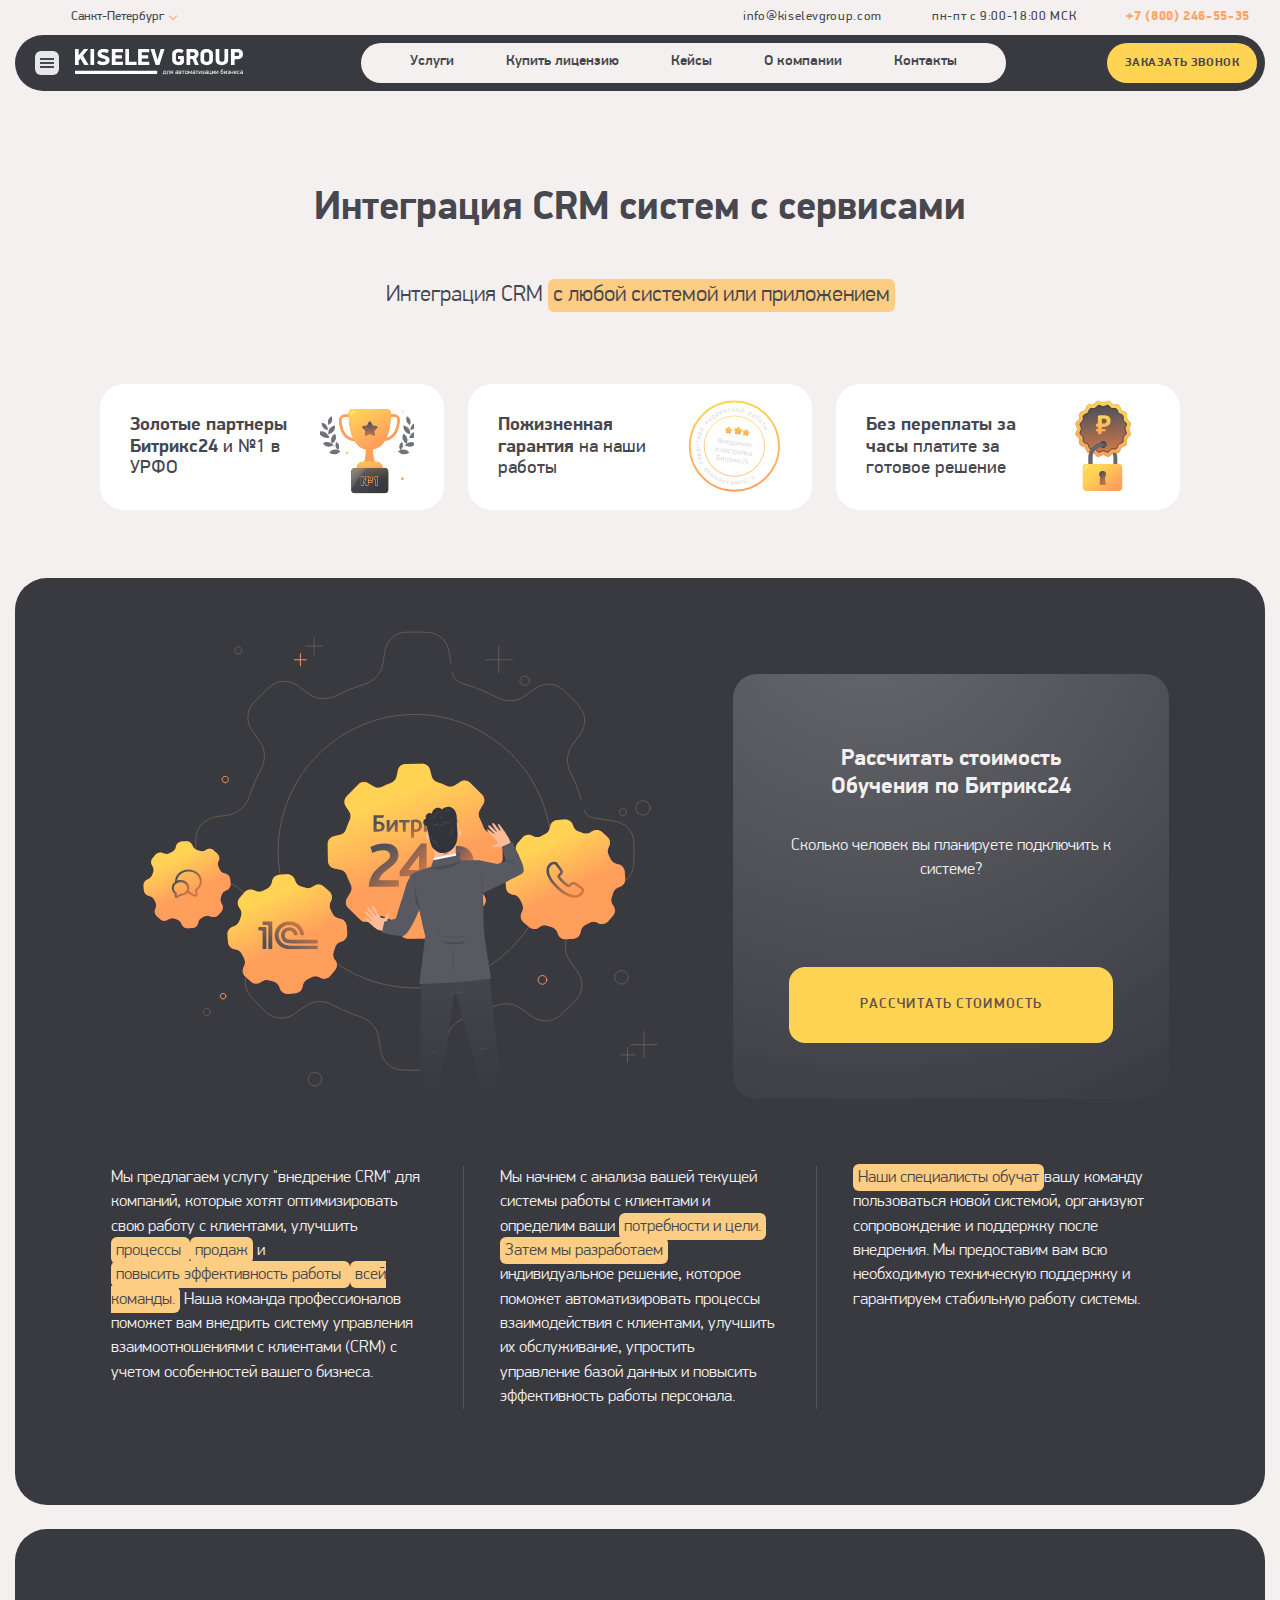
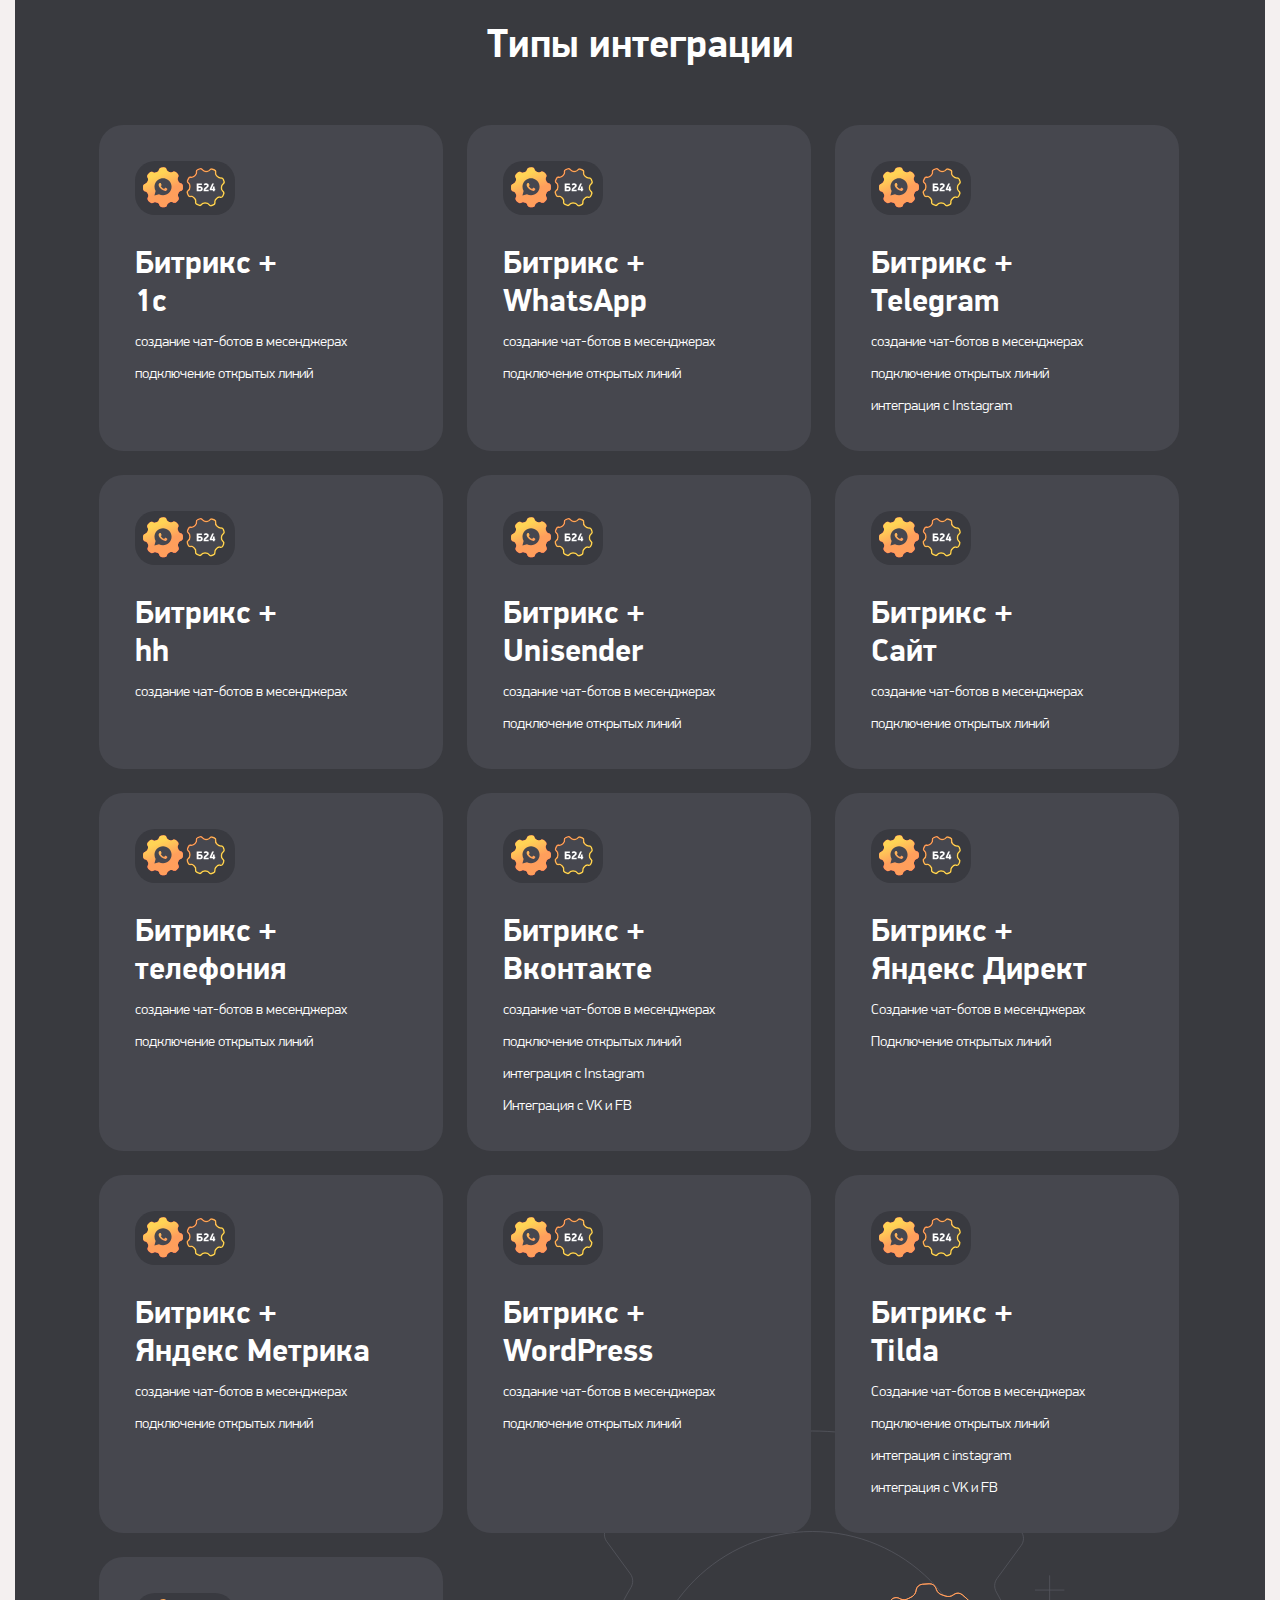
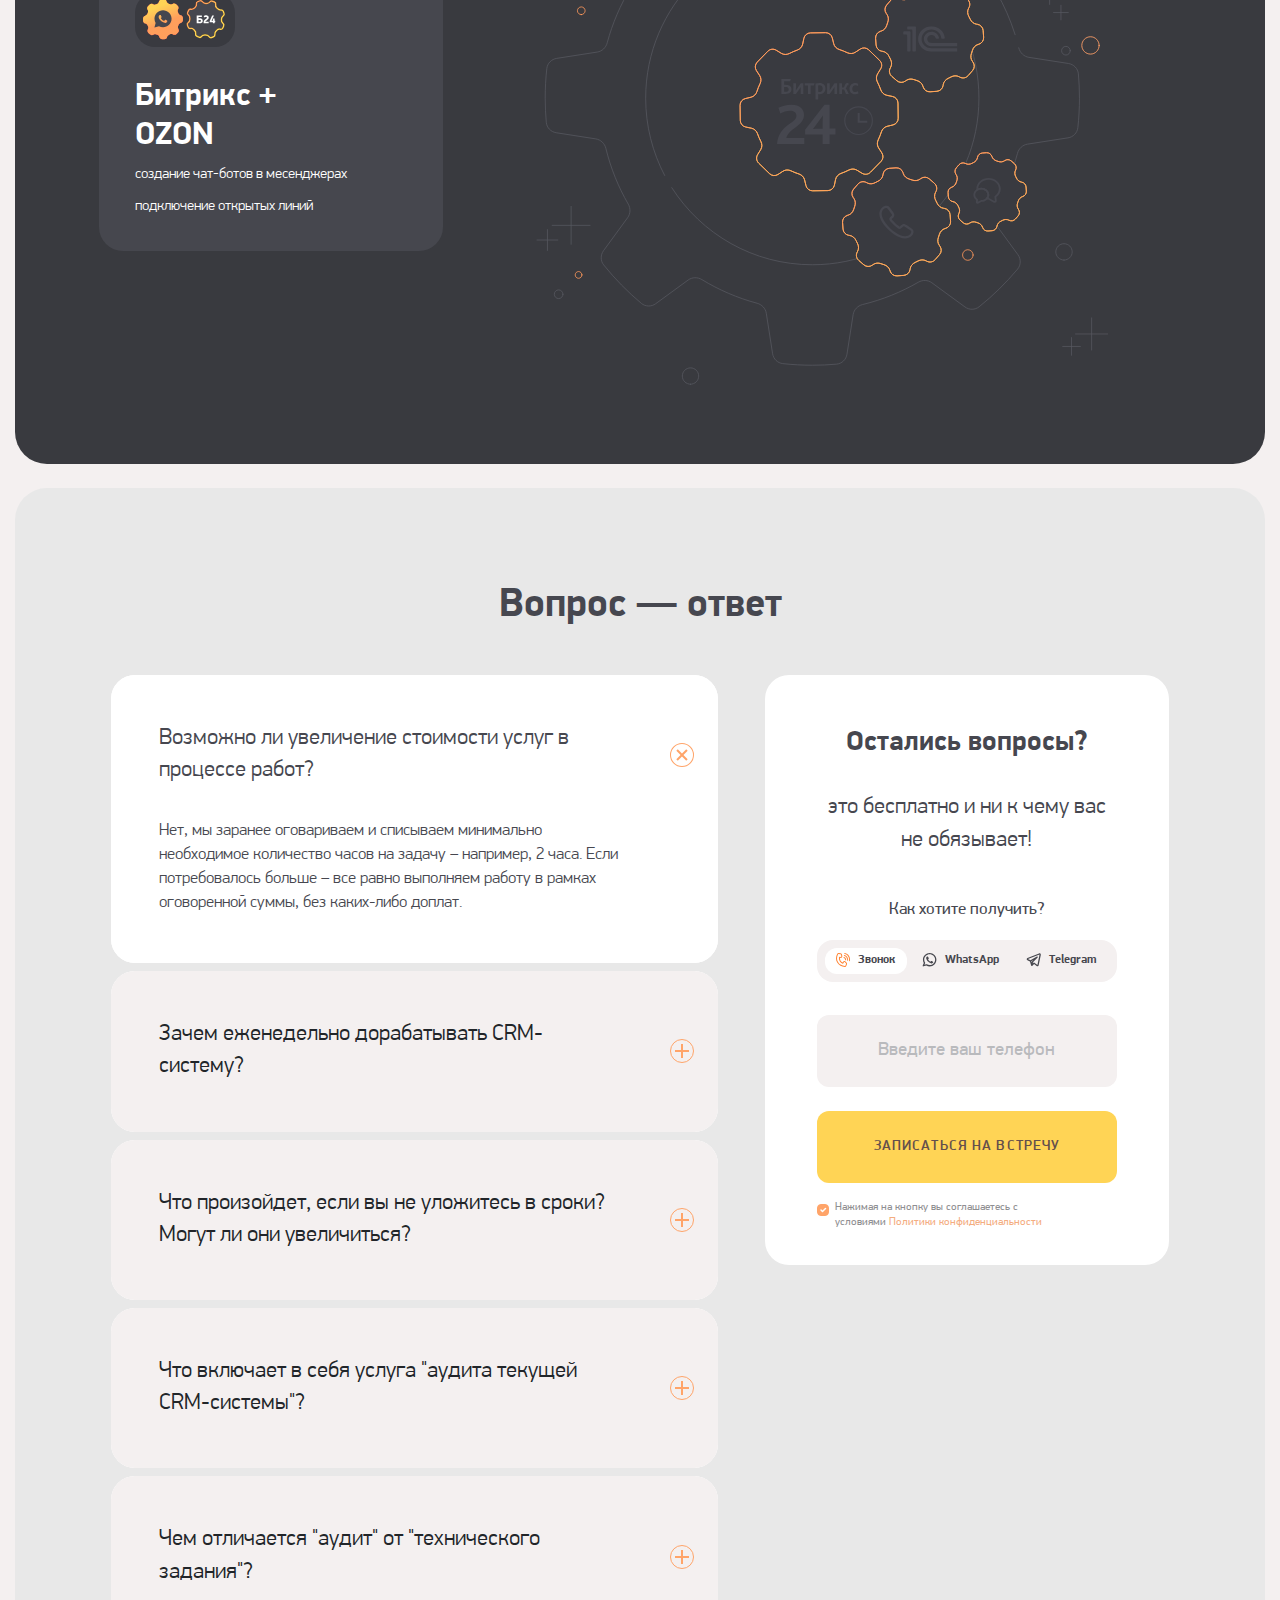
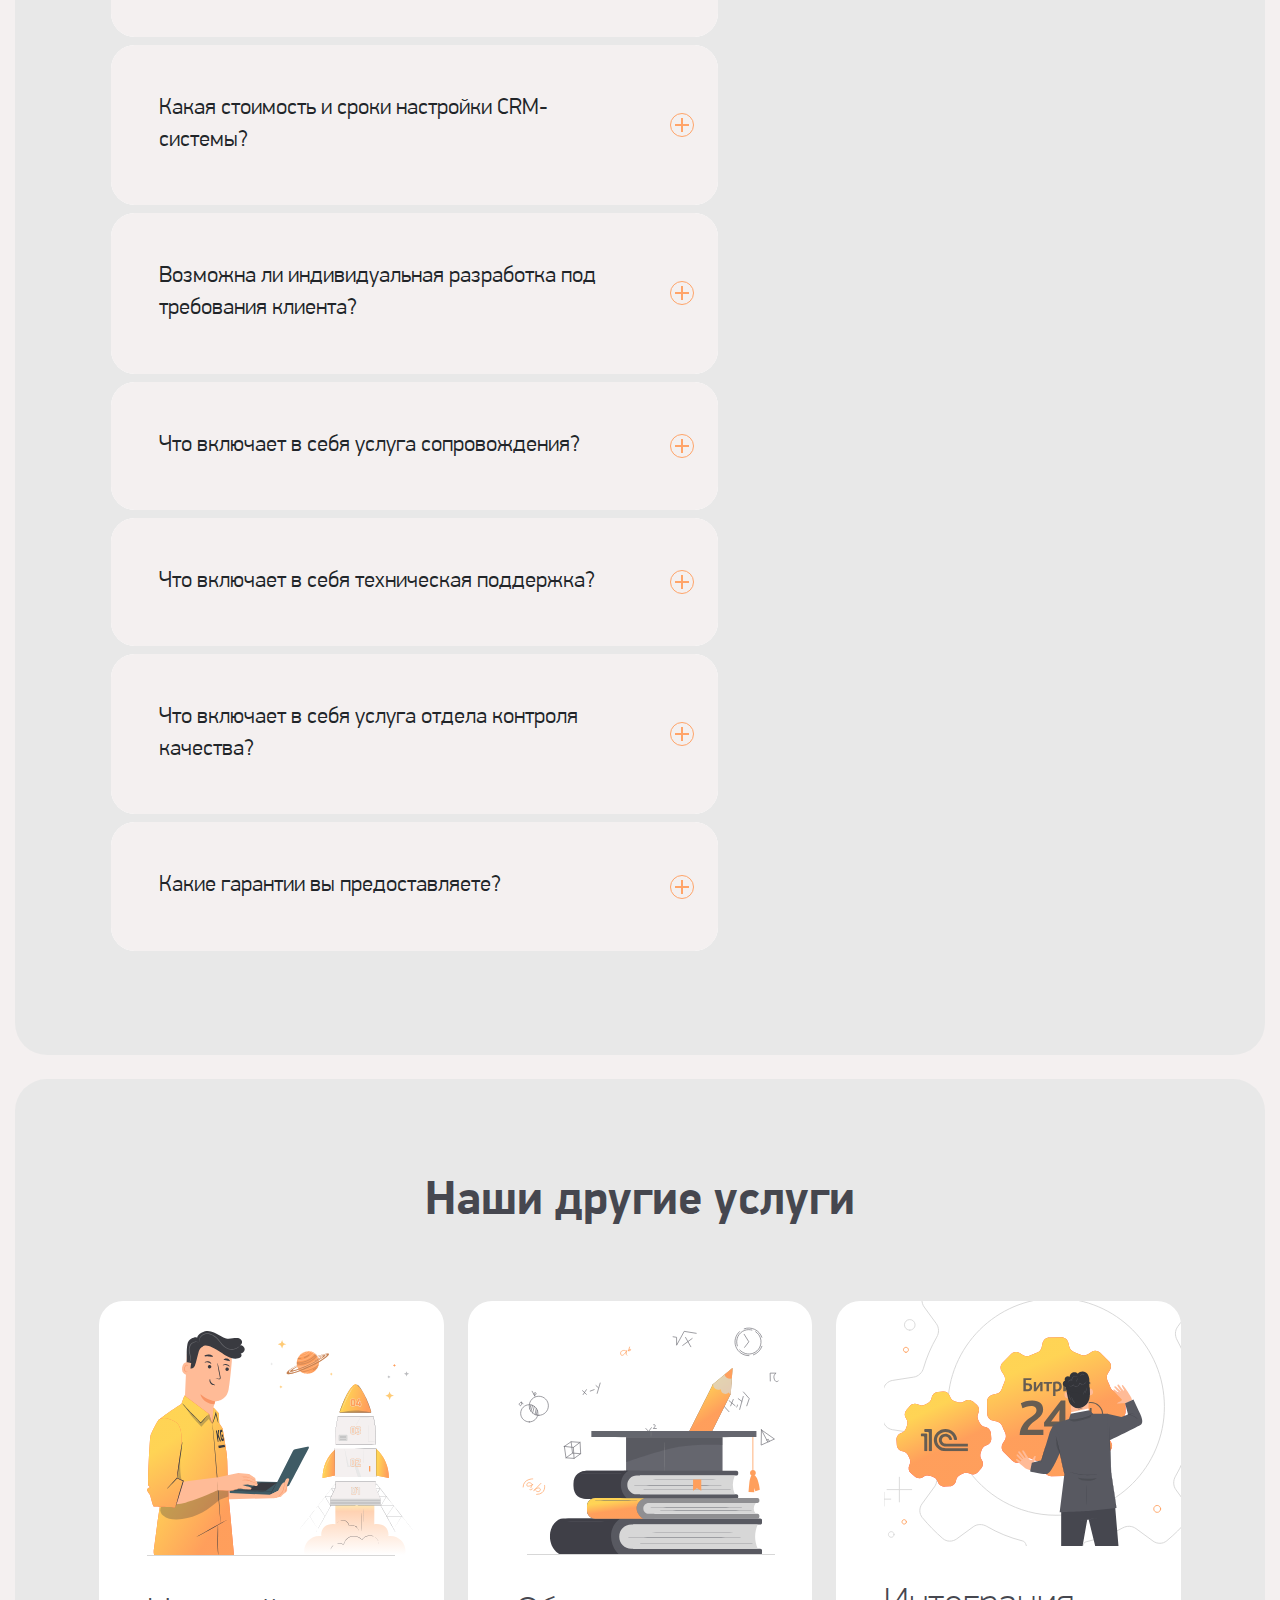
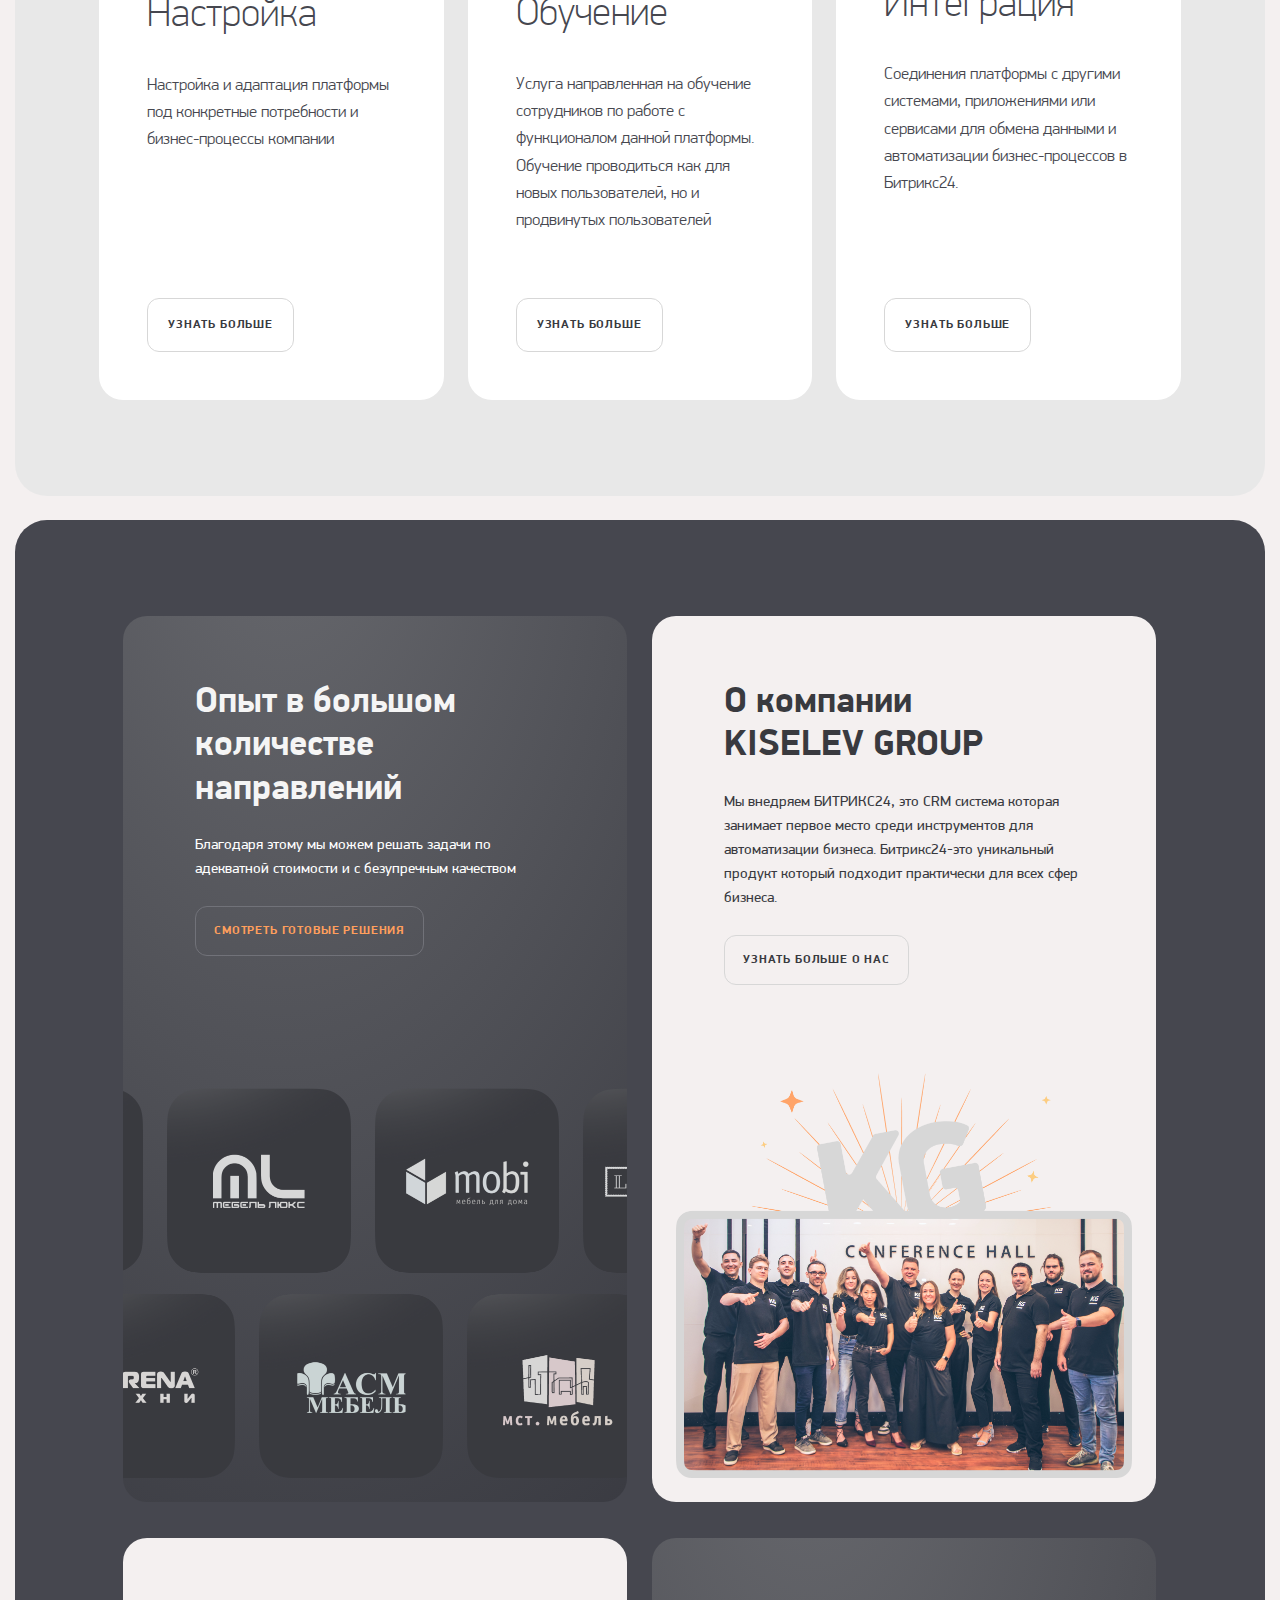
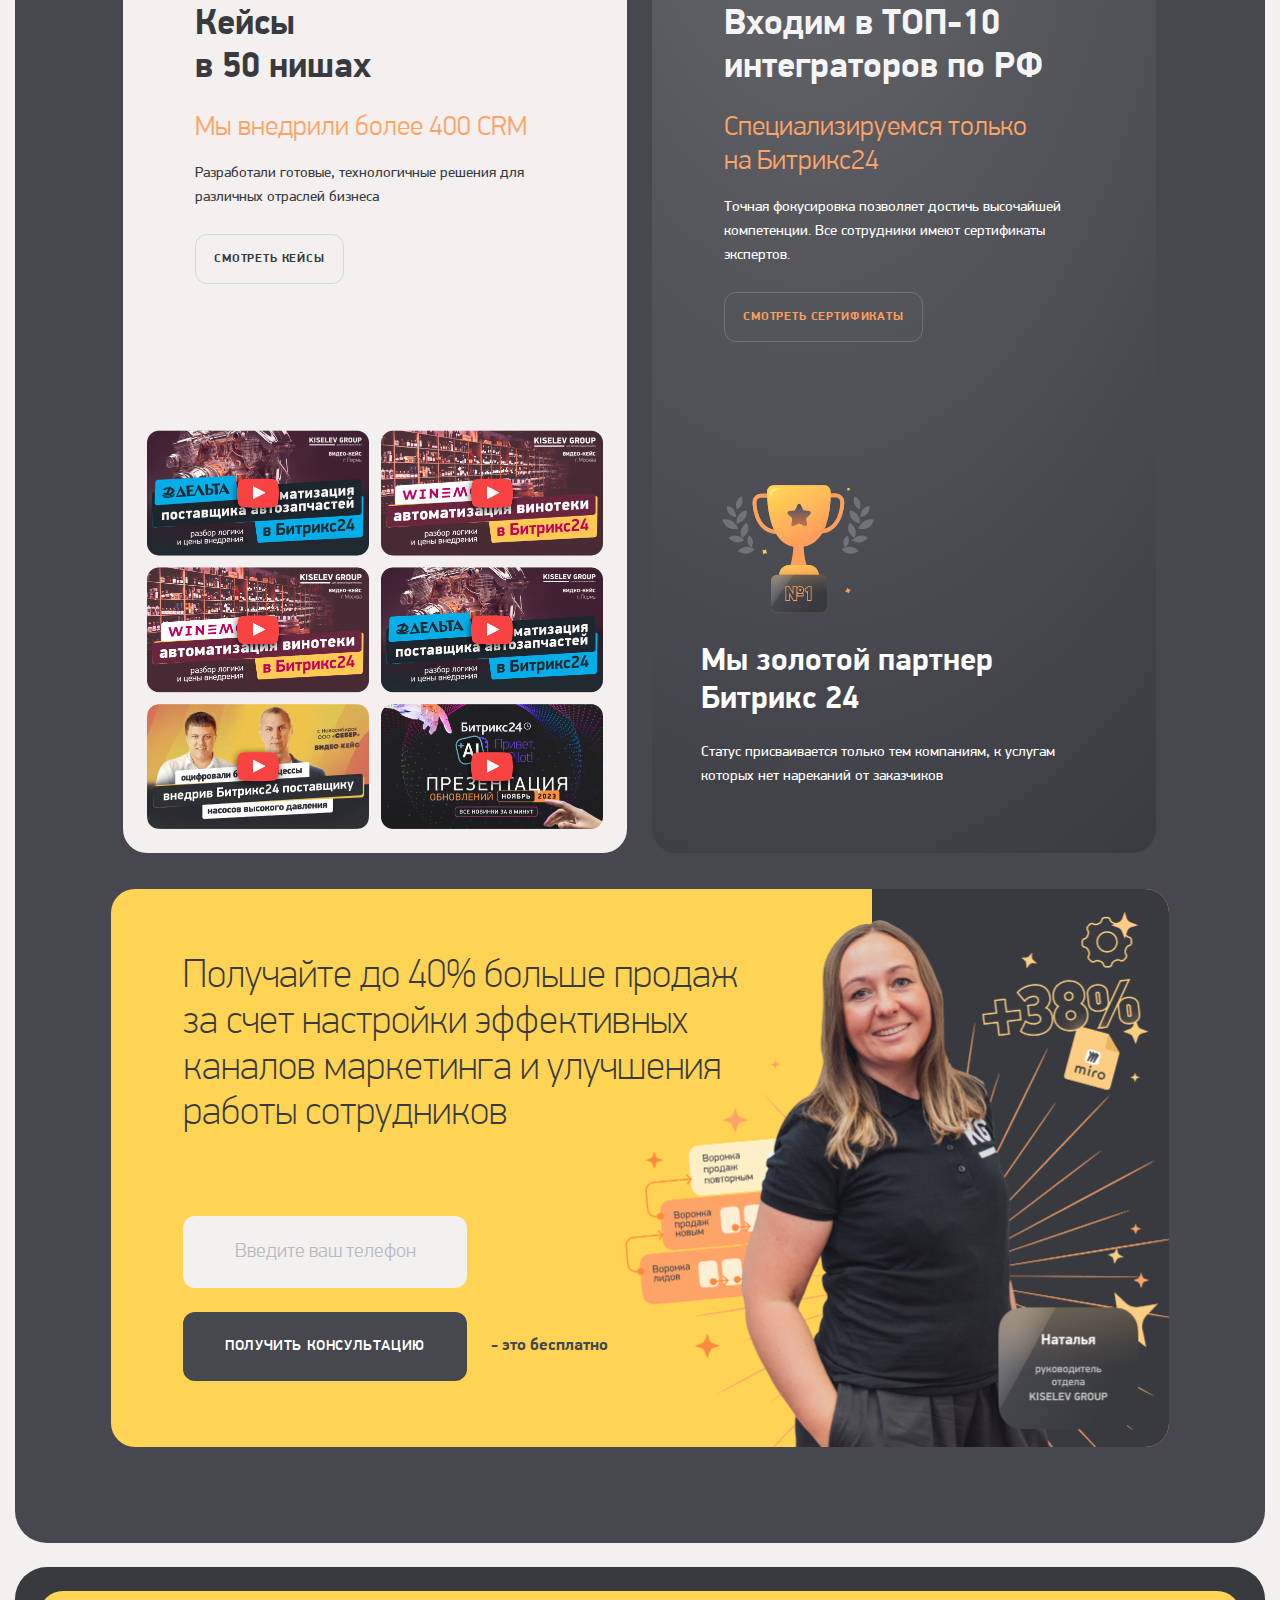
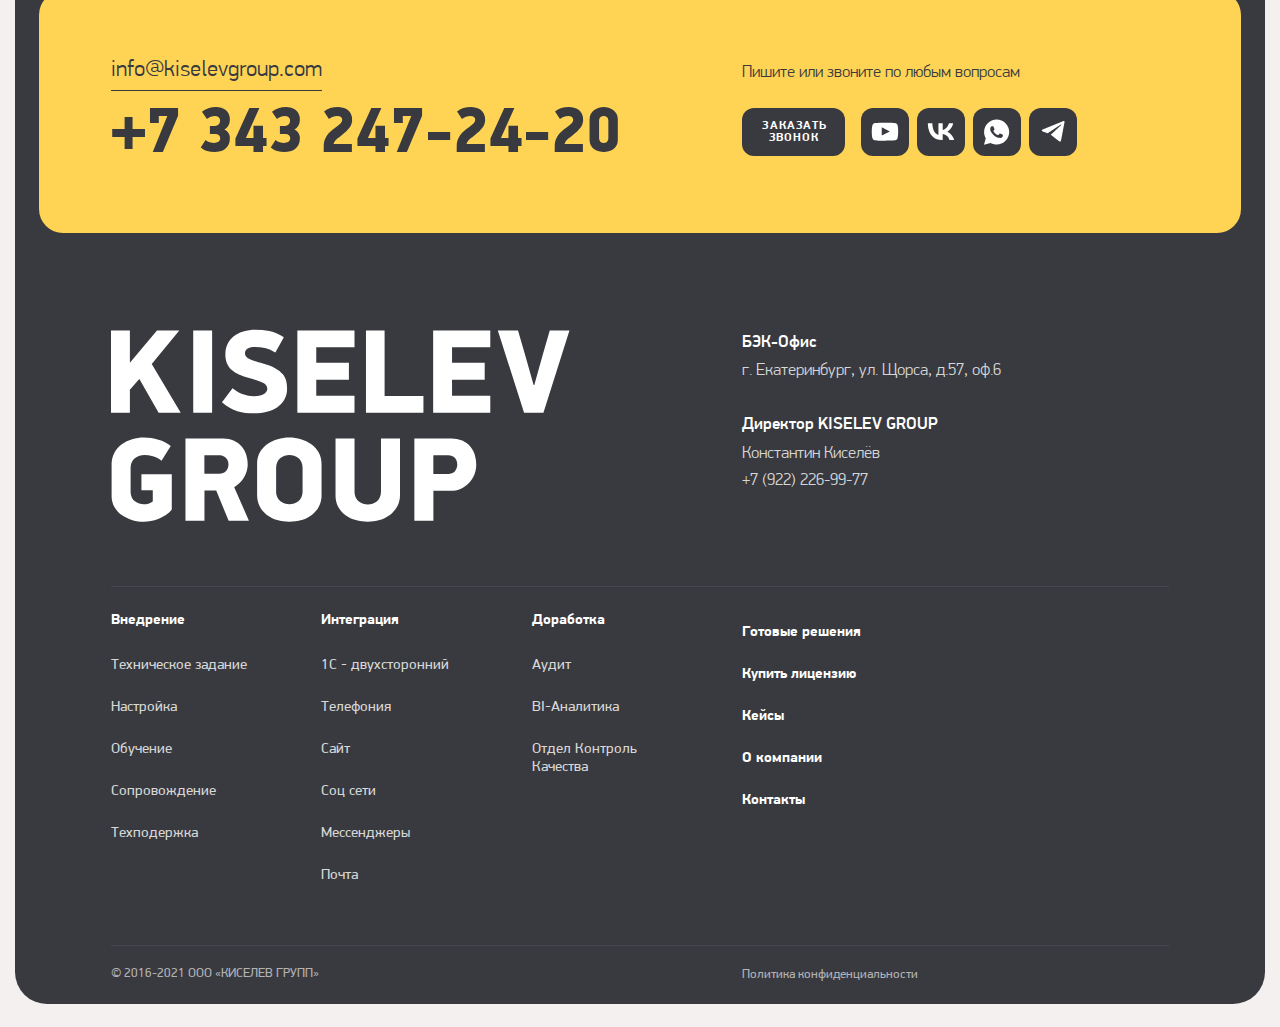
<file: integraciya-crm-s-servisami.html>
<!DOCTYPE html>
<html lang="en">
	<head>
		<meta charset="UTF-8" />
		<meta name="viewport" content="width=device-width, initial-scale=1.0" />
		<meta name="theme-color" content="#ffd455" />
		<title>Document</title>
		<link rel="stylesheet" href="https://cdn.jsdelivr.net/npm/swiper@11/swiper-bundle.min.css" />
		<link href="https://cdn.jsdelivr.net/npm/bootstrap@5.3.3/dist/css/bootstrap.min.css" rel="stylesheet" integrity="sha384-QWTKZyjpPEjISv5WaRU9OFeRpok6YctnYmDr5pNlyT2bRjXh0JMhjY6hW+ALEwIH" crossorigin="anonymous">
		<link rel="stylesheet" href="css/style.min.css" />
	</head>
</html>

<body>
	<header class="header">
		<div class="header__top">
			<div class="container">
				<div class="header__top-inner">
					<div class="header__city-select" data-bs-toggle="modal" data-bs-target="#regionalityModal">
						<span class="text">Санкт-Петербург</span>
						<span class="icon"></span>
					</div>
					<ul class="header__contacts-list">
						<li class="header__contacts-item">
							<a href="mailto:info@kiselevgroup.com" class="header__contacts-link">info@kiselevgroup.com</a>
						</li>
						<li class="header__contacts-item">
							<p class="header__work-time">пн-пт с 9:00-18:00 МСК</p>
						</li>
						<li class="header__contacts-item">
							<a href="tel:+7 (800) 246-55-35" class="header__contacts-link">+7 (800) 246-55-35</a>
						</li>
					</ul>
				</div>
			</div>
		</div>
		<nav class="header__navbar navbar">
			<div class="container">
				<!-- container ===> justify-content-between -->
				<div class="header__navbar-inner">
					<div class="header__logo-inner">
						<button
							class="header__hamb navbar-toggler collapsed"
							type="button"
							data-bs-toggle="collapse"
							data-bs-target="#navbarToggleExternalContent"
							aria-controls="navbarToggleExternalContent"
							aria-expanded="false"
							aria-label="Переключатель навигации"
						>
							<span class="header__hamb-icon navbar-toggler-icon"></span>
						</button>
						<a class="header__logo-link navbar-brand" href="/">
							<img src="images/logo.svg" alt="kiselevgroup" class="header__logo-img" />
						</a>
					</div>
					<ul class="header__nav-list nav justify-content-center">
						<li class="header__nav-item nav-item">
							<a class="header__nav-link nav-link" href="#">Услуги</a>
						</li>
						<li class="header__nav-item nav-item">
							<a class="header__nav-link nav-link" href="#">Купить лицензию</a>
						</li>
						<li class="header__nav-item nav-item">
							<a class="header__nav-link nav-link" href="#">Кейсы</a>
						</li>
						<li class="header__nav-item nav-item">
							<a class="header__nav-link nav-link" href="#">О компании</a>
						</li>
						<li class="header__nav-item nav-item">
							<a class="header__nav-link nav-link" href="#">Контакты</a>
						</li>
					</ul>
					<div class="header__callback-inner">
						<button
							type="button"
							class="header__callback"
							type="button"
							data-bs-toggle="collapse"
							data-bs-target="#collapseForm"
							aria-expanded="false"
							aria-controls="collapseForm"
						>
							Заказать звонок
						</button>
						<div class="collapse header__collapse-form-inner" id="collapseForm">
							<form>
								<input
									type="tel"
									class="form-control header__form-control"
									id="exampleInputTel"
									aria-describedby="telHelp"
									placeholder="Введите телефон"
								/>
								<button type="submit" class="btn btn-primary header__form-submit">Заказать звонок</button>
								<div class="form-check header__form-check">
									<input type="checkbox" class="form-check-input header__form-check-input" id="exampleCheck1" checked />
									<label class="form-check-label header__form-check-label" for="exampleCheck1"
										>Нажимая на кнопку вы соглашаетесь с условиями <a href="#"> Политики конфиденциальности </a></label
									>
								</div>
							</form>
						</div>
					</div>
				</div>
				<div class="header__offcanvas collapse" id="navbarToggleExternalContent">
					<div class="header__offcanvas-body offcanvas-body row justify-content-between">
						<div class="col-lg-6 col-md-8 row">
							<div class="col-md-4 dropdown">
								<h3 class="header__offcanvas-list-title">Внедрение</h3>
								<ul class="header__offcanvas-list">
									<li class="header__offcanvas-item">
										<a href="#">Техническое задание </a>
									</li>
									<li class="header__offcanvas-item">
										<a href="#">Настройка</a>
									</li>
									<li class="header__offcanvas-item">
										<a href="#">Обучение</a>
									</li>
									<li class="header__offcanvas-item">
										<a href="#">Сопровождение</a>
									</li>
									<li class="header__offcanvas-item">
										<a href="#">Техподдержка</a>
									</li>
								</ul>
							</div>
							<div class="col-md-4 dropdown">
								<h3 class="header__offcanvas-list-title">Интеграция</h3>
								<ul class="header__offcanvas-list">
									<li class="header__offcanvas-item">
										<a href="#">1С - двухсторонний</a>
									</li>
									<li class="header__offcanvas-item">
										<a href="#">Телефония</a>
									</li>
									<li class="header__offcanvas-item">
										<a href="#">Сайт</a>
									</li>
									<li class="header__offcanvas-item">
										<a href="#">Соц.сети</a>
									</li>
									<li class="header__offcanvas-item">
										<a href="#">Мессенджеры</a>
									</li>
									<li class="header__offcanvas-item">
										<a href="#">Почта</a>
									</li>
								</ul>
							</div>
							<div class="col-md-4 dropdown">
								<h3 class="header__offcanvas-list-title">Доработка</h3>
								<ul class="header__offcanvas-list">
									<li class="header__offcanvas-item">
										<a href="#">Аудит</a>
									</li>
									<li class="header__offcanvas-item">
										<a href="#">BI-Аналитика</a>
									</li>
									<li class="header__offcanvas-item">
										<a href="#">Отдел Контроль Качества</a>
									</li>
								</ul>
							</div>
							<div class="col-lg-6 col-12 dropdown d-block d-md-none">
								<h3 class="header__offcanvas-list-title">Купить лицензию</h3>
								<ul class="header__offcanvas-list">
									<li class="header__offcanvas-item">
										<a href="#">Облако</a>
									</li>
									<li class="header__offcanvas-item">
										<a href="#">Корпоративный портал</a>
									</li>
									<li class="header__offcanvas-item">
										<a href="#">Маркет Плюс</a>
									</li>
									<li class="header__offcanvas-item">
										<a href="#">Энтерпрайз</a>
									</li>
								</ul>
								<ul class="header__offcanvas-list">
									<li class="header__offcanvas-item">
										<a href="#">
											<b>Готовые решения</b>
										</a>
									</li>
									<li class="header__offcanvas-item">
										<a href="#">
											<b>Кейсы</b>
										</a>
									</li>
									<li class="header__offcanvas-item">
										<a href="#">
											<b>О компании</b>
										</a>
									</li>
									<li class="header__offcanvas-item">
										<a href="#">
											<b>Контакты</b>
										</a>
									</li>
								</ul>
							</div>
							<div class="col">
								<a href="mailto:info@kiselevgroup.com" class="header__mail-link">info@kiselevgroup.com</a>
								<a href="tel:+7 343 247-24-20" class="header__phone-link">+7 343 247-24-20</a>
								<ul class="header__offcanvas-social-list">
									<li class="header__offcanvas-social-item">
										<a href="#" class="header__offcanvas-social-link youtube">
											<svg width="22" height="16" viewBox="0 0 22 16" fill="none" xmlns="http://www.w3.org/2000/svg">
												<path
													fill-rule="evenodd"
													clip-rule="evenodd"
													d="M2.26054 15.049C1.86827 14.9329 1.51036 14.7265 1.217 14.447C0.923646 14.1676 0.70345 13.8234 0.574994 13.4434C-0.159032 11.4796 -0.376522 3.27912 1.03716 1.66026C1.50766 1.13364 2.17194 0.809406 2.88582 0.757947C6.67829 0.359867 18.3955 0.412945 19.7412 0.89064C20.1197 1.01051 20.4655 1.21244 20.7527 1.48131C21.0399 1.75018 21.2611 2.079 21.3996 2.44315C22.2016 4.47336 22.2288 11.8511 21.2909 13.8017C21.0421 14.3094 20.6255 14.7207 20.1083 14.9694C18.6946 15.6594 4.13638 15.6461 2.26054 15.049ZM8.28227 11.2009L15.0788 7.75088L8.28227 4.27432V11.2009Z"
													fill="currentColor"
												/>
											</svg>
										</a>
									</li>
									<li class="header__offcanvas-social-item">
										<a href="#" class="header__offcanvas-social-link vk">
											<svg width="22" height="14" viewBox="0 0 22 14" fill="none" xmlns="http://www.w3.org/2000/svg">
												<path
													d="M11.9845 13.9961C4.46791 13.9961 0.180592 8.74084 0.00195312 -0.00390625H3.7671C3.89077 6.41451 6.66654 9.13323 8.86517 9.69379V-0.00390625H12.4105V5.53163C14.5816 5.29339 16.8627 2.77087 17.6322 -0.00390625H21.1775C20.8875 1.43517 20.3095 2.79775 19.4796 3.99859C18.6496 5.19944 17.5857 6.21273 16.3542 6.97507C17.7288 7.67165 18.9429 8.65759 19.9165 9.86784C20.89 11.0781 21.6008 12.4851 22.002 13.9961H18.0994C17.7393 12.6837 17.0073 11.5089 15.9953 10.6189C14.9833 9.72893 13.7363 9.16337 12.4105 8.99309V13.9961H11.9845Z"
													fill="currentColor"
												/>
											</svg>
										</a>
									</li>
									<li class="header__offcanvas-social-item">
										<a href="#" class="header__offcanvas-social-link wa">
											<svg width="21" height="21" viewBox="0 0 21 21" fill="none" xmlns="http://www.w3.org/2000/svg">
												<path
													d="M17.9268 3.05469C15.9512 1.08594 13.3171 -0.0078125 10.5366 -0.0078125C4.75609 -0.0078125 0.0731696 4.65885 0.0731696 10.4193C0.0731696 12.2422 0.585366 14.0651 1.46341 15.5963L0 20.9922L5.56098 19.5338C7.09756 20.3359 8.78048 20.7734 10.5366 20.7734C16.3171 20.7734 21 16.1068 21 10.3464C20.9268 7.64844 19.9024 5.02344 17.9268 3.05469ZM15.5854 14.138C15.3658 14.7213 14.3415 15.3047 13.8293 15.3776C13.3902 15.4505 12.8049 15.4505 12.2195 15.3047C11.8537 15.1588 11.3415 15.013 10.7561 14.7214C8.12195 13.6276 6.43902 11.0026 6.29268 10.7839C6.14634 10.638 5.19512 9.39843 5.19512 8.08593C5.19512 6.77343 5.85366 6.1901 6.07317 5.89843C6.29268 5.60677 6.58536 5.60677 6.80487 5.60677C6.95122 5.60677 7.17073 5.60677 7.31707 5.60677C7.46341 5.60677 7.68292 5.53385 7.90244 6.04427C8.12195 6.55469 8.63414 7.86718 8.70731 7.9401C8.78048 8.08593 8.78048 8.23177 8.70731 8.3776C8.63414 8.52343 8.56097 8.66927 8.41463 8.8151C8.26829 8.96093 8.12195 9.17968 8.04877 9.2526C7.90243 9.39843 7.75609 9.54427 7.90244 9.76302C8.04878 10.0547 8.56097 10.8568 9.36585 11.5859C10.3902 12.4609 11.1951 12.7526 11.4878 12.8984C11.7805 13.0443 11.9268 12.9713 12.0732 12.8255C12.2195 12.6797 12.7317 12.0964 12.878 11.8047C13.0244 11.513 13.2439 11.5859 13.4634 11.6589C13.6829 11.7318 15 12.388 15.2195 12.5339C15.5122 12.6797 15.6585 12.7526 15.7317 12.8255C15.8049 13.0443 15.8049 13.5547 15.5854 14.138Z"
													fill="currentColor"
												/>
											</svg>
										</a>
									</li>
									<li class="header__offcanvas-social-item">
										<a href="#" class="header__offcanvas-social-link tg">
											<svg width="19" height="17" viewBox="0 0 19 17" fill="none" xmlns="http://www.w3.org/2000/svg">
												<path
													d="M19 0.594413L15.9946 16.2845C15.9946 16.2845 15.5741 17.3723 14.4189 16.8506L7.48457 11.3448L7.45242 11.3285C8.38909 10.4576 15.6524 3.69485 15.9698 3.38831C16.4613 2.91355 16.1562 2.63092 15.5856 2.98955L4.85679 10.0452L0.717638 8.60296C0.717638 8.60296 0.0662573 8.36302 0.00359284 7.8413C-0.0598961 7.31872 0.739076 7.03609 0.739076 7.03609L17.6131 0.181135C17.6131 0.181135 19 -0.449883 19 0.594413Z"
													fill="currentColor"
												/>
											</svg>
										</a>
									</li>
								</ul>
							</div>
						</div>
						<div class="col-lg-6 col-md-4 row d-md-flex d-none">
							<div class="col-lg-6 col-12 dropdown">
								<h3 class="header__offcanvas-list-title">Купить лицензию</h3>
								<ul class="header__offcanvas-list">
									<li class="header__offcanvas-item">
										<a href="#">Облако</a>
									</li>
									<li class="header__offcanvas-item">
										<a href="#">Корпоративный портал</a>
									</li>
									<li class="header__offcanvas-item">
										<a href="#">Маркет Плюс</a>
									</li>
									<li class="header__offcanvas-item">
										<a href="#">Энтерпрайз</a>
									</li>
								</ul>
								<ul class="header__offcanvas-list">
									<li class="header__offcanvas-item">
										<a href="#">
											<b>Готовые решения</b>
										</a>
									</li>
									<li class="header__offcanvas-item">
										<a href="#">
											<b>Кейсы</b>
										</a>
									</li>
									<li class="header__offcanvas-item">
										<a href="#">
											<b>О компании</b>
										</a>
									</li>
									<li class="header__offcanvas-item">
										<a href="#">
											<b>Контакты</b>
										</a>
									</li>
								</ul>
							</div>
							<div class="col-6 d-lg-block d-none">
								<div class="header__offcanvas-prev">
									<img class="header__offcanvas-img" src="images/offcanvas-prev-1.png" alt="Акция" />
								</div>
							</div>
						</div>
					</div>
				</div>
			</div>
		</nav>
	</header>
</body>


<main>
	<section class="service-hero">
		<div class="container">
			<h1 class="service-hero__title title">Интеграция CRM систем с сервисами</h1>
			<p class="service-hero__descr">Интеграция CRM <span class="yellow-bg">с любой системой или приложением</span></p>
			<div class="adv__card-wrapper row">
				<div class="adv__card col-lg col-md-5">
					<p class="adv__card-text"><b>Золотые партнеры Битрикс24</b> и №1 в УРФО</p>
					<img class="adv__card-img" src="images/hero-adv-1.svg" alt="Кубок" />
				</div>
				<div class="adv__card col-lg col-md-5">
					<p class="adv__card-text"><b>Пожизненная гарантия</b> на наши работы</p>
					<img class="adv__card-img" src="images/hero-adv-2.svg" alt="Штамп" />
				</div>
				<div class="adv__card col-lg col-md-5">
					<p class="adv__card-text"><b>Без переплаты за часы</b> платите за готовое решение</p>
					<img class="adv__card-img" src="images/hero-adv-3.svg" alt="Замок" />
				</div>
			</div>
		</div>
	</section>
	<section class="get-cost">
		<div class="container">
			<div class="get-cost__inner integration-bg">
				<div class="get_cost__form-banner">
					<h2 class="get-cost__title">Рассчитать стоимость Обучения по Битрикс24</h2>
					<div class="get-cost__text">Сколько человек вы планируете подключить к системе?</div>
					<button class="get-cost__show-modal">Рассчитать стоимость</button>
				</div>
				<div class="get-cost__adv-row row">
					<div class="get-cost__text-wrapper col-lg">
						<p class="get-cost__text">
							Мы предлагаем услугу "внедрение CRM" для компаний, которые хотят оптимизировать свою работу с клиентами,
							улучшить <span class="yellow-bg">процессы </span><span class="yellow-bg">продаж</span> и
							<span class="yellow-bg">повысить&nbsp;эффективность работы </span>
							<span class="yellow-bg">всей команды.</span> Наша команда профессионалов поможет вам внедрить систему
							управления взаимоотношениями с клиентами (CRM) с учетом особенностей вашего бизнеса.
						</p>
					</div>
					<div class="get-cost__text-wrapper col-lg">
						<p class="get-cost__text">
							Мы начнем с анализа вашей текущей системы работы с клиентами и определим ваши
							<span class="yellow-bg">потребности и цели.</span>
							<span class="yellow-bg">Затем мы разработаем</span> индивидуальное решение, которое поможет автоматизировать
							процессы взаимодействия с клиентами, улучшить их обслуживание, упростить управление базой данных и повысить
							эффективность работы персонала.
						</p>
					</div>
					<div class="get-cost__text-wrapper col-lg">
						<p class="get-cost__text">
							<span class="yellow-bg">Наши специалисты обучат</span>вашу команду пользоваться новой системой, организуют
							сопровождение и поддержку после внедрения. Мы предоставим вам всю необходимую техническую поддержку и
							гарантируем стабильную работу системы.
						</p>
					</div>
				</div>
			</div>
		</div>
	</section>
	<section class="type mb-24 mobile-dark-section">
		<div class="container">
			<div class="type-inner dark-inner">
				<h2 class="type__title title">Типы интеграции</h2>
				<div class="type__card-wrapper row">
					<div class="type__card col-lg-4 col-sm-6">
						<div class="type__card-header">
							<img class="type__card-icon" src="images/type-card-icon.svg" alt="Битрикс + 1с" />
							<h3 class="type__card-title">Битрикс +<br>1с</h3>
						</div>
						<ul class="type__card-list">
							<li class="type__card-list">создание чат-ботов в месенджерах</li>
							<li class="type__card-list">подключение открытых линий</li>
						</ul>
					</div>
					<div class="type__card col-lg-4 col-sm-6">
						<div class="type__card-header">
							<img class="type__card-icon" src="images/type-card-icon.svg" alt="" />
							<h3 class="type__card-title">Битрикс +<br>WhatsApp</h3>
						</div>
						<ul class="type__card-list">
							<li class="type__card-list">создание чат-ботов в месенджерах</li>
							<li class="type__card-list">подключение открытых линий</li>
						</ul>
					</div>
					<div class="type__card col-lg-4 col-sm-6">
						<div class="type__card-header">
							<img class="type__card-icon" src="images/type-card-icon.svg" alt="Битрикс + Telegram" />
							<h3 class="type__card-title">Битрикс +<br>Telegram</h3>
						</div>
						<ul class="type__card-list">
							<li class="type__card-list">создание чат-ботов в месенджерах</li>
							<li class="type__card-list">подключение открытых линий</li>
							<li class="type__card-list">интеграция с Instagram</li>
						</ul>
					</div>
					<div class="type__card col-lg-4 col-sm-6">
						<div class="type__card-header">
							<img class="type__card-icon" src="images/type-card-icon.svg" alt="Битрикс + hh" />
							<h3 class="type__card-title">Битрикс +<br>hh</h3>
						</div>
						<ul class="type__card-list">
							<li class="type__card-list">создание чат-ботов в месенджерах</li>
						</ul>
					</div>
					<div class="type__card col-lg-4 col-sm-6">
						<div class="type__card-header">
							<img class="type__card-icon" src="images/type-card-icon.svg" alt="Битрикс + Unisender" />
							<h3 class="type__card-title">Битрикс +<br>Unisender</h3>
						</div>
						<ul class="type__card-list">
							<li class="type__card-list">создание чат-ботов в месенджерах</li>
							<li class="type__card-list">подключение открытых линий</li>
						</ul>
					</div>
					<div class="type__card col-lg-4 col-sm-6">
						<div class="type__card-header">
							<img class="type__card-icon" src="images/type-card-icon.svg" alt="Битрикс + Сайт" />
							<h3 class="type__card-title">Битрикс +<br>Сайт</h3>
						</div>
						<ul class="type__card-list">
							<li class="type__card-list">создание чат-ботов в месенджерах</li>
							<li class="type__card-list">подключение открытых линий</li>
						</ul>
					</div>
					<div class="type__card col-lg-4 col-sm-6">
						<div class="type__card-header">
							<img class="type__card-icon" src="images/type-card-icon.svg" alt="Битрикс + телефония" />
							<h3 class="type__card-title">Битрикс +<br>телефония</h3>
						</div>
						<ul class="type__card-list">
							<li class="type__card-list">создание чат-ботов в месенджерах</li>
							<li class="type__card-list">подключение открытых линий</li>
						</ul>
					</div>
					<div class="type__card col-lg-4 col-sm-6">
						<div class="type__card-header">
							<img class="type__card-icon" src="images/type-card-icon.svg" alt="Битрикс + Вконтакте" />
							<h3 class="type__card-title">Битрикс +<br>Вконтакте</h3>
						</div>
						<ul class="type__card-list">
							<li class="type__card-list">создание чат-ботов в месенджерах</li>
							<li class="type__card-list">подключение открытых линий</li>
							<li class="type__card-list">интеграция с Instagram</li>
							<li class="type__card-list">Интеграция с VK и FB</li>
						</ul>
					</div>
					<div class="type__card col-lg-4 col-sm-6">
						<div class="type__card-header">
							<img class="type__card-icon" src="images/type-card-icon.svg" alt="Битрикс + Яндекс Директ" />
							<h3 class="type__card-title">Битрикс +<br>Яндекс Директ</h3>
						</div>
						<ul class="type__card-list">
							<li class="type__card-list">Создание чат-ботов в месенджерах</li>
							<li class="type__card-list">Подключение открытых линий</li>
						</ul>
					</div>
					<div class="type__card col-lg-4 col-sm-6">
						<div class="type__card-header">
							<img class="type__card-icon" src="images/type-card-icon.svg" alt="Битрикс + Яндекс Метрика" />
							<h3 class="type__card-title">Битрикс +<br>Яндекс Метрика</h3>
						</div>
						<ul class="type__card-list">
							<li class="type__card-list">создание чат-ботов в месенджерах</li>
							<li class="type__card-list">подключение открытых линий</li>
						</ul>
					</div>
					<div class="type__card col-lg-4 col-sm-6">
						<div class="type__card-header">
							<img class="type__card-icon" src="images/type-card-icon.svg" alt="Битрикс + WordPress" />
							<h3 class="type__card-title">Битрикс +<br>WordPress</h3>
						</div>
						<ul class="type__card-list">
							<li class="type__card-list">создание чат-ботов в месенджерах</li>
							<li class="type__card-list">подключение открытых линий</li>
						</ul>
					</div>
					<div class="type__card col-lg-4 col-sm-6">
						<div class="type__card-header">
							<img class="type__card-icon" src="images/type-card-icon.svg" alt="Битрикс + Tilda" />
							<h3 class="type__card-title">Битрикс +<br>Tilda</h3>
						</div>
						<ul class="type__card-list">
							<li class="type__card-list">Создание чат-ботов в месенджерах</li>
							<li class="type__card-list">подключение открытых линий</li>
							<li class="type__card-list">интеграция с instagram</li>
							<li class="type__card-list">интеграция с VK и FB</li>
						</ul>
					</div>
					<div class="type__card col-lg-4 col-sm-6">
						<div class="type__card-header">
							<img class="type__card-icon" src="images/type-card-icon.svg" alt="Битрикс + OZON" />
							<h3 class="type__card-title">Битрикс +<br>OZON</h3>
						</div>
						<ul class="type__card-list">
							<li class="type__card-list">создание чат-ботов в месенджерах</li>
							<li class="type__card-list">подключение открытых линий</li>
						</ul>
					</div>
				</div>
			</div>
		</div>
	</section>
	
	<section class="qa">
		<div class="container">
			<div class="qa-inner">
				<h2 class="qa__title">Вопрос — ответ</h2>
				<div class="row">
					<div class="qa__accordion accordion col-lg-7" id="accordionExample">
						<div class="qa__accordion-item">
							<button
								class="qa__accordion-button accordion-button"
								type="button"
								data-bs-toggle="collapse"
								data-bs-target="#qa_1"
								aria-expanded="true"
								aria-controls="qa_1"
							>
								<span class="qa__accordion-text">Возможно ли увеличение стоимости услуг в процессе работ?</span>
								<span class="qa__accordion-icon"></span>
							</button>
							<div
								id="qa_1"
								class="qa__accordion-collapse accordion-collapse collapse show"
								data-bs-parent="#accordionExample"
							>
								<div class="qa__accordion-body accordion-body">
									Нет, мы заранее оговариваем и списываем минимально необходимое количество часов на задачу – например, 2 часа. Если потребовалось больше – все равно выполняем работу в рамках оговоренной суммы, без каких-либо доплат.
								</div>
							</div>
						</div>
						<div class="qa__accordion-item">
							<button
								class="qa__accordion-button accordion-button collapsed"
								type="button"
								data-bs-toggle="collapse"
								data-bs-target="#qa_2"
								aria-expanded="false"
								aria-controls="qa_2"
							>
								<span class="qa__accordion-text"
									>Зачем еженедельно дорабатывать CRM-систему?</span
								>
								<span class="qa__accordion-icon"></span>
							</button>
							<div
								id="qa_2"
								class="qa__accordion-collapse accordion-collapse collapse"
								data-bs-parent="#accordionExample"
							>
								<div class="qa__accordion-body accordion-body">
									Можно ли ее настроить 1 раз и все? Да, такое возможно. В 50% случаев клиенты получают готовое решение и используют его без доработок. Но сопровождение системы – это не только поддержка, но и развитие, улучшение процессов. Мы всегда пытаемся быстро передать клиенту MVP (минимально работающий продукт), а затем постепенно его улучшать с учетом потребностей бизнеса и отталкиваясь от обратной связи.
								</div>
							</div>
						</div>
						<div class="qa__accordion-item">
							<button
								class="qa__accordion-button accordion-button collapsed"
								type="button"
								data-bs-toggle="collapse"
								data-bs-target="#qa_3"
								aria-expanded="false"
								aria-controls="qa_3"
							>
								<span class="qa__accordion-text">Что произойдет, если вы не уложитесь в сроки? Могут ли они увеличиться?</span>
								<span class="qa__accordion-icon"></span>
							</button>
							<div
								id="qa_3"
								class="qa__accordion-collapse accordion-collapse collapse"
								data-bs-parent="#accordionExample"
							>
								<div class="qa__accordion-body accordion-body">
									Мы всегда соблюдаем сроки, но время выполнения задач зависит (в том числе) и от самого клиента. Если возникают задержки из-за неопределенности с вашей стороны, срок выполнения услуг может быть увеличен.
								</div>
							</div>
						</div>
						<div class="qa__accordion-item">
							<button
								class="qa__accordion-button accordion-button collapsed"
								type="button"
								data-bs-toggle="collapse"
								data-bs-target="#qa_4"
								aria-expanded="false"
								aria-controls="qa_4"
							>
								<span class="qa__accordion-text">Что включает в себя услуга "аудита текущей CRM-системы"?</span>
								<span class="qa__accordion-icon"></span>
							</button>
							<div
								id="qa_4"
								class="qa__accordion-collapse accordion-collapse collapse"
								data-bs-parent="#accordionExample"
							>
								<div class="qa__accordion-body accordion-body">
									Аудит представляет собой анализ вашей текущей системы с участием бизнес-аналитика. Мы выявляем ошибки в системе, предлагаем рекомендации по улучшению CRM и разрабатываем стратегию её развития. В итоге, клиент получает файл с оцифрованными рекомендациями и планом дальнейшего развития системы.
								</div>
							</div>
						</div>
						<div class="qa__accordion-item">
							<button
								class="qa__accordion-button accordion-button collapsed"
								type="button"
								data-bs-toggle="collapse"
								data-bs-target="#qa_5"
								aria-expanded="false"
								aria-controls="qa_5"
							>
								<span class="qa__accordion-text">Чем отличается "аудит" от "технического задания"?</span>
								<span class="qa__accordion-icon"></span>
							</button>
							<div
								id="qa_5"
								class="qa__accordion-collapse accordion-collapse collapse"
								data-bs-parent="#accordionExample"
							>
								<div class="qa__accordion-body accordion-body">
									Аудит проводится, основываясь на текущем состоянии вашей CRM-системы и содержит рекомендации по её улучшению. В техническом же задании мы анализируем процессы вашей компании и описываем их в понятном виде для последующей настройки. Помимо этого, в ТЗ описываются кастомные интеграции и доработки – например, интеграция с 1С, сайтами, приложениями и т. д.
								</div>
							</div>
						</div>
						<div class="qa__accordion-item">
							<button
								class="qa__accordion-button accordion-button collapsed"
								type="button"
								data-bs-toggle="collapse"
								data-bs-target="#qa_6"
								aria-expanded="false"
								aria-controls="qa_6"
							>
								<span class="qa__accordion-text">Какая стоимость и сроки настройки CRM-системы?</span>
								<span class="qa__accordion-icon"></span>
							</button>
							<div
								id="qa_6"
								class="qa__accordion-collapse accordion-collapse collapse"
								data-bs-parent="#accordionExample"
							>
								<div class="qa__accordion-body accordion-body">
									Стоимость настройки определяется нашим аналитиком на основании предварительного аудита и технического задания. После оплаты мы связываем клиента с отделом разработки для проведения всех необходимых настроек и интеграций. Срок настройки составляет до 21 рабочего дня, стоимость – от 120 тыс. руб. в зависимости от объема и сложности работ.
								</div>
							</div>
						</div>
						<div class="qa__accordion-item">
							<button
								class="qa__accordion-button accordion-button collapsed"
								type="button"
								data-bs-toggle="collapse"
								data-bs-target="#qa_7"
								aria-expanded="false"
								aria-controls="qa_7"
							>
								<span class="qa__accordion-text">
									Возможна ли индивидуальная разработка под требования клиента?</span>
								<span class="qa__accordion-icon"></span>
							</button>
							<div
								id="qa_7"
								class="qa__accordion-collapse accordion-collapse collapse"
								data-bs-parent="#accordionExample"
							>
								<div class="qa__accordion-body accordion-body">
									Да, мы занимаемся интеграциями CRM с сайтами, приложениями и другими сервисами клиента. Данная услуга также может включать в себя создание кастомных отчетов и разработку приложений, при этом срок выполнения составляет от 1 до 3 месяцев.
								</div>
							</div>
						</div>
						<div class="qa__accordion-item">
							<button
								class="qa__accordion-button accordion-button collapsed"
								type="button"
								data-bs-toggle="collapse"
								data-bs-target="#qa_8"
								aria-expanded="false"
								aria-controls="qa_8"
							>
								<span class="qa__accordion-text">
									Что включает в себя услуга сопровождения?</span>
								<span class="qa__accordion-icon"></span>
							</button>
							<div
								id="qa_8"
								class="qa__accordion-collapse accordion-collapse collapse"
								data-bs-parent="#accordionExample"
							>
								<div class="qa__accordion-body accordion-body">
									Сопровождение включает еженедельные онлайн встречи с нашим бизнес-аналитиком для анализа вашей CRM и сбора пожеланий/рекомендаций по доработке системы. При этом составляется и согласовывается ТЗ, после чего оно передается техническим специалистам. Также на встречах бизнес-аналитик демонстрирует клиенту результат прошлой встречи.
								</div>
							</div>
						</div>
						<div class="qa__accordion-item">
							<button
								class="qa__accordion-button accordion-button collapsed"
								type="button"
								data-bs-toggle="collapse"
								data-bs-target="#qa_9"
								aria-expanded="false"
								aria-controls="qa_9"
							>
								<span class="qa__accordion-text">
									Что включает в себя техническая поддержка?</span>
								<span class="qa__accordion-icon"></span>
							</button>
							<div
								id="qa_9"
								class="qa__accordion-collapse accordion-collapse collapse"
								data-bs-parent="#accordionExample"
							>
								<div class="qa__accordion-body accordion-body">
									В процессе сотрудничества создается отдельный чат с клиентом, в который он может записывать все запросы и проблемы, которые мы будем оперативно решать. При этом вы можете приобрести отдельные часы или более выгодные пакеты по 10, 20, 40 или 60 часов. Это удобно, ведь неиспользованные часы у нас не "сгорают", а остаются в вашем распоряжении навсегда.
								</div>
							</div>
						</div>
						<div class="qa__accordion-item">
							<button
								class="qa__accordion-button accordion-button collapsed"
								type="button"
								data-bs-toggle="collapse"
								data-bs-target="#qa_10"
								aria-expanded="false"
								aria-controls="qa_10"
							>
								<span class="qa__accordion-text">
									Что включает в себя услуга отдела контроля качества?</span>
								<span class="qa__accordion-icon"></span>
							</button>
							<div
								id="qa_10"
								class="qa__accordion-collapse accordion-collapse collapse"
								data-bs-parent="#accordionExample"
							>
								<div class="qa__accordion-body accordion-body">
									Наш отдел контроля качества обеспечивает постоянный мониторинг работы сотрудников. Мы собираем данные, прослушиваем звонки, анализируем переписки и встречи с клиентами. По результатам предоставляем клиенту детальные отчеты с рекомендациями по улучшению бизнес-процессов для повышения продаж.
								</div>
							</div>
						</div>
						<div class="qa__accordion-item">
							<button
								class="qa__accordion-button accordion-button collapsed"
								type="button"
								data-bs-toggle="collapse"
								data-bs-target="#qa_11"
								aria-expanded="false"
								aria-controls="qa_11"
							>
								<span class="qa__accordion-text">
									Какие гарантии вы предоставляете?</span>
								<span class="qa__accordion-icon"></span>
							</button>
							<div
								id="qa_11"
								class="qa__accordion-collapse accordion-collapse collapse"
								data-bs-parent="#accordionExample"
							>
								<div class="qa__accordion-body accordion-body">
									Мы гарантируем полное соответствие выполненных настроек техническому заданию и корректную работу вашей CRM-системы. Если что-то перестанет работать или появится ошибка – оперативно устраним проблему.
								</div>
							</div>
						</div>
					</div>
					<div class="col-lg-5">
						<div class="qa__form-inner sticky-lg-top qa__form-inner--light">
							<h2 class="qa__form-title">Остались вопросы?</h2>
							<p class="qa__from-text">это бесплатно и ни к чему вас не обязывает!</p>
							<img class='form-prew' src="images/form-prew.png" alt="">
							<form class="form">
								<p class="form__question">Как хотите получить?</p>
								<ul class="form__contact-list">
									<li class="form__contact-item">
										<label class="form__label">
											<input class="form__input" type="radio" name="contactType" value="Звонок" checked />
											<span class="icon">
												<svg width="16" height="16" viewBox="0 0 32 32" fill="currentColor">
													<g id="layer1" transform="translate(-156,-292)">
														<path
															d="m 173.85547,301.89648 a 1,1 0 0 0 -0.92578,0.79297 1,1 0 0 0 0.77343,1.1836 c 1.63286,0.34401 2.66043,1.92184 2.31641,3.55468 a 1,1 0 0 0 0.77344,1.1836 1,1 0 0 0 1.18359,-0.77149 c 0.56686,-2.6905 -1.17081,-5.35698 -3.86133,-5.92382 a 1,1 0 0 0 -0.25976,-0.0195 z"
														></path>
														<path
															d="m 174.62695,297.98633 a 1,1 0 0 0 -0.87109,0.78906 1,1 0 0 0 0.77148,1.18359 c 3.79454,0.79946 6.20571,4.49845 5.40625,8.29297 a 1,1 0 0 0 0.77344,1.18555 1,1 0 0 0 1.18359,-0.77344 c 1.0223,-4.85218 -2.09897,-9.63982 -6.95117,-10.66211 a 1,1 0 0 0 -0.3125,-0.0156 z"
														></path>
														<path
															d="m 175.37305,294.08398 a 0.99999499,0.99999499 0 0 0 -0.79297,0.77735 0.99999499,0.99999499 0 0 0 0.77148,1.18359 c 5.95621,1.2549 9.75098,7.07505 8.4961,13.03125 a 0.99999499,0.99999499 0 0 0 0.77343,1.18555 0.99999499,0.99999499 0 0 0 1.1836,-0.77344 c 1.47772,-7.01386 -3.02716,-13.92266 -10.04102,-15.40039 a 0.99999499,0.99999499 0 0 0 -0.39062,-0.004 z"
														></path>
														<path
															d="m 162.98047,294.01172 c -0.98492,-0.0178 -1.90172,0.43314 -2.45117,1.34375 -3.28962,5.4519 -3.39002,12.29826 -0.18164,17.87305 a 1.0001,1.0001 0 0 0 0.002,0.006 c 3.23676,5.55933 9.22998,8.89168 15.60742,8.77539 1.21528,-0.0221 2.15131,-0.75945 2.57227,-1.83399 l 1.4375,-3.66797 c 0.51477,-1.31399 0.12221,-2.82162 -0.96875,-3.71679 l -2.58008,-2.11524 c -1.32752,-1.08929 -3.35959,-0.72448 -4.22656,0.75781 l -0.9668,1.65039 c -1.64502,-0.85898 -3.11472,-2.085 -4.08984,-3.76562 v -0.002 c -1.01959,-1.76568 -1.33095,-3.74687 -1.19727,-5.6836 l 1.83008,0.11719 c 1.70931,0.1098 3.11184,-1.44331 2.83008,-3.13281 l -0.54688,-3.2793 c -0.2321,-1.39165 -1.3395,-2.48347 -2.73437,-2.69531 l -3.91016,-0.59375 c -0.14259,-0.0217 -0.28508,-0.0346 -0.42578,-0.0371 z m 0.125,2.01367 3.91015,0.5957 c 0.54734,0.0831 0.97144,0.50081 1.0625,1.04688 l 0.54688,3.2793 c 0.0774,0.46424 -0.26078,0.83681 -0.73047,0.80664 l -2.88867,-0.18555 a 1.0001,1.0001 0 0 0 -1.05078,0.83984 c -0.42446,2.65227 0.0322,5.45735 1.44922,7.91016 a 1.0001,1.0001 0 0 0 0,0.002 c 1.35385,2.33418 3.42087,4.07747 5.78711,5.06641 a 1.0001,1.0001 0 0 0 1.24804,-0.41797 l 1.47852,-2.52734 c 0.26508,-0.45323 0.82652,-0.55377 1.23242,-0.22071 l 2.57813,2.11719 c 0.42703,0.3504 0.57649,0.92512 0.375,1.43945 l -1.43555,3.66797 c -0.0693,0.177 -0.61768,0.56212 -0.74609,0.56446 -5.65845,0.10318 -10.97213,-2.85101 -13.84376,-7.78321 -2.84321,-4.94487 -2.75158,-11.00379 0.16407,-15.83594 0.0663,-0.1099 0.67509,-0.39381 0.86328,-0.36523 z"
														></path>
													</g>
												</svg>
											</span>
											<span class="text">Звонок</span>
										</label>
									</li>
									<li class="form__contact-item">
										<label class="form__label">
											<input class="form__input" type="radio" name="contactType" value="WhatsApp" />
											<span class="icon">
												<svg width="16" height="16" viewBox="0 0 25 25" fill="none" xmlns="http://www.w3.org/2000/svg">
													<path
														fill-rule="evenodd"
														clip-rule="evenodd"
														d="M3.50002 12C3.50002 7.30558 7.3056 3.5 12 3.5C16.6944 3.5 20.5 7.30558 20.5 12C20.5 16.6944 16.6944 20.5 12 20.5C10.3278 20.5 8.77127 20.0182 7.45798 19.1861C7.21357 19.0313 6.91408 18.9899 6.63684 19.0726L3.75769 19.9319L4.84173 17.3953C4.96986 17.0955 4.94379 16.7521 4.77187 16.4751C3.9657 15.176 3.50002 13.6439 3.50002 12ZM12 1.5C6.20103 1.5 1.50002 6.20101 1.50002 12C1.50002 13.8381 1.97316 15.5683 2.80465 17.0727L1.08047 21.107C0.928048 21.4637 0.99561 21.8763 1.25382 22.1657C1.51203 22.4552 1.91432 22.5692 2.28599 22.4582L6.78541 21.1155C8.32245 21.9965 10.1037 22.5 12 22.5C17.799 22.5 22.5 17.799 22.5 12C22.5 6.20101 17.799 1.5 12 1.5ZM14.2925 14.1824L12.9783 15.1081C12.3628 14.7575 11.6823 14.2681 10.9997 13.5855C10.2901 12.8759 9.76402 12.1433 9.37612 11.4713L10.2113 10.7624C10.5697 10.4582 10.6678 9.94533 10.447 9.53028L9.38284 7.53028C9.23954 7.26097 8.98116 7.0718 8.68115 7.01654C8.38113 6.96129 8.07231 7.046 7.84247 7.24659L7.52696 7.52195C6.76823 8.18414 6.3195 9.2723 6.69141 10.3741C7.07698 11.5163 7.89983 13.314 9.58552 14.9997C11.3991 16.8133 13.2413 17.5275 14.3186 17.8049C15.1866 18.0283 16.008 17.7288 16.5868 17.2572L17.1783 16.7752C17.4313 16.5691 17.5678 16.2524 17.544 15.9269C17.5201 15.6014 17.3389 15.308 17.0585 15.1409L15.3802 14.1409C15.0412 13.939 14.6152 13.9552 14.2925 14.1824Z"
														fill="currentColor"
													></path>
												</svg>
											</span>
											<span class="text">WhatsApp</span>
										</label>
									</li>
									<li class="form__contact-item">
										<label class="form__label">
											<input class="form__input" type="radio" name="contactType" value="Telegram" />
											<span class="icon">
												<svg width="16" height="16" viewBox="0 0 25 25" fill="none" xmlns="http://www.w3.org/2000/svg">
													<path
														fill-rule="evenodd"
														clip-rule="evenodd"
														d="M23.1117 4.49449C23.4296 2.94472 21.9074 1.65683 20.4317 2.227L2.3425 9.21601C0.694517 9.85273 0.621087 12.1572 2.22518 12.8975L6.1645 14.7157L8.03849 21.2746C8.13583 21.6153 8.40618 21.8791 8.74917 21.968C9.09216 22.0568 9.45658 21.9576 9.70712 21.707L12.5938 18.8203L16.6375 21.8531C17.8113 22.7334 19.5019 22.0922 19.7967 20.6549L23.1117 4.49449ZM3.0633 11.0816L21.1525 4.0926L17.8375 20.2531L13.1 16.6999C12.7019 16.4013 12.1448 16.4409 11.7929 16.7928L10.5565 18.0292L10.928 15.9861L18.2071 8.70703C18.5614 8.35278 18.5988 7.79106 18.2947 7.39293C17.9906 6.99479 17.4389 6.88312 17.0039 7.13168L6.95124 12.876L3.0633 11.0816ZM8.17695 14.4791L8.78333 16.6015L9.01614 15.321C9.05253 15.1209 9.14908 14.9366 9.29291 14.7928L11.5128 12.573L8.17695 14.4791Z"
														fill="currentColor"
													></path>
												</svg>
											</span>
											<span class="text">Telegram</span>
										</label>
									</li>
								</ul>
								<div class="form__input-wrapper">
									<input type="tel" class="form__input" placeholder="Введите ваш телефон" />
								</div>
								<button type="submit" class="form__submit-button">Записаться на встречу</button>
								<div class="form__input-wrapper form__policy-wrapper">
									<label class="form__policy">
										<input type="checkbox" class="form__check form-check-input" checked />
										<p class="form__policy-text">Нажимая на кнопку вы соглашаетесь с условиями <a href="#">Политики конфиденциальности</a></p>
									</label>
								</div>
							</form>
							
						</div>
					</div>
				</div>
			</div>
		</div>
	</section>
	
	<section class="other-service">
		<div class="container">
			<div class="other-service__inner">
				<h2 class="other-service__title">Наши другие услуги</h2>
				<div class="other-service__card-wrapper row">
					<div class="other-service__card col-xl col-lg-5">
						<img src="images/setting/setting.svg" alt="" class="other-service__card-img">
						<div class="other-service__card-body">
							<h3 class="other-service__card-title">Настройка</h3>
							<p class="other-service__card-text">Настройка и адаптация платформы под конкретные потребности и бизнес-процессы компании</p>
						</div>
						<a href='#' class="other-service__card-link">Узнать больше</a>
					</div>
					<div class="other-service__card col-xl col-lg-5">
						<img src="images/setting/teaching.svg" alt="" class="other-service__card-img">
						<div class="other-service__card-body">
							<h3 class="other-service__card-title">Обучение</h3>
							<p class="other-service__card-text">Услуга направленная на обучение сотрудников по работе с функционалом данной платформы. Обучение проводиться как для новых пользователей, но и продвинутых пользователей</p>
						</div>
						<a href='#' class="other-service__card-link">Узнать больше</a>
					</div>
					<div class="other-service__card col-xl col-lg-5">
						<img src="images/setting/integration.svg" alt="" class="other-service__card-img">
						<div class="other-service__card-body">
							<h3 class="other-service__card-title">Интеграция</h3>
							<p class="other-service__card-text">Соединения платформы с другими системами, приложениями или сервисами для обмена данными и автоматизации бизнес-процессов в Битрикс24.</p>
						</div>
						<a href='#' class="other-service__card-link">Узнать больше</a>
					</div>
				</div>
			</div>
		</div>
	</section>
	<section class="about-us">
		<div class="container">
			<div class="about-us__inner row">
				<div class="col-xl-6">
					<div class="about-us__card about-us__card--dark">
						<div class="about-us__card-text-inner">
							<h2 class="about-us__card-title">Опыт в большом количестве направлений</h2>
							<p class="about-us__card-text">
								Благодаря этому мы можем решать задачи по адекватной стоимости и с безупречным качеством
							</p>
							<a href="#" class="about-us__link">Смотреть готовые решения</a>
						</div>
						<div class="about-us__card-prev">
							<img
								class="about-us__card-img"
								class="about-us__card-img"
								src="images/about-us-1.png"
								alt="Опыт в большом количестве направлений"
							/>
						</div>
					</div>
				</div>
				<div class="col-xl-6">
					<div class="about-us__card about-us__card--light">
						<div class="about-us__card-text-inner">
							<h2 class="about-us__card-title">О компании <br />KISELEV GROUP</h2>
							<p class="about-us__card-text">
								Мы внедряем БИТРИКС24, это СRМ система которая занимает первое место среди инструментов для автоматизации
								бизнеса. Битрикс24-это уникальный продукт который подходит практически для всех сфер бизнеса.
							</p>
							<a href="#" class="about-us__link">Узнать больше о нас</a>
						</div>
						<div class="about-us__card-prev px-4">
							<img
								class="about-us__card-img"
								src="images/about-us-2.png"
								alt="Команда KISELEV GROUP"
							/>
						</div>
					</div>
				</div>
				<div class="col-xl-6">
					<div class="about-us__card about-us__card--light">
						<div class="about-us__card-text-inner">
							<h2 class="about-us__card-title">Кейсы <br />в 50 нишах</h2>
							<p class="about-us__descr orange">Мы внедрили более 400 CRM</p>
							<p class="about-us__card-text">Разработали готовые, технологичные решения для различных отраслей бизнеса</p>
							<a href="#" class="about-us__link">Смотреть кейсы</a>
						</div>
						<div class="about-us__card-prev px-4">
							<img
								class="about-us__card-img"
								src="images/about-us-3.png"
								alt="Кейсы"
							/>
						</div>
					</div>
				</div>
				<div class="col-xl-6">
					<div class="about-us__card about-us__card--dark">
						<div class="about-us__card-text-inner">
							<h2 class="about-us__card-title">Входим в ТОП-10 <br />интеграторов по РФ</h2>
							<p class="about-us__descr orange">Специализируемся только на&nbsp;Битрикс24</p>
							<p class="about-us__card-text">
								Точная фокусировка позволяет достичь высочайшей компетенции. Все сотрудники имеют сертификаты экспертов.
							</p>
							<a href="#" class="about-us__link">Смотреть сертификаты</a>
						</div>
						<div class="about-us__card-prev about-us__card-prev--with-text">
							<img class="about-us__card-img" src="images/about-us-cup.svg" alt="Мы золотой партнер Битрикс 24" />
							<h4 class="about-us__card-subtitle">Мы золотой партнер Битрикс 24</h4>
							<p class="about-us__card-text">
								Статус присваивается только тем компаниям, к услугам которых нет нареканий от заказчиков
							</p>
						</div>
					</div>
				</div>
				<div class="big-form__form-inner">
					<h2 class="big-form__form-descr">
						Получайте до 40% больше продаж за счет настройки эффективных каналов маркетинга и улучшения работы сотрудников
					</h2>
					<form class="big-form__form">
						<div class="big-form__input-wrapper">
							<input type="tel" class="form__input" placeholder="Введите ваш телефон" />
						</div>
						<div class="big-form__submit-wrapper">
							<button type="submit" class="form__submit-button">Получить консультацию</button>
							<span class="big-form__submit-text">- это бесплатно</span>
						</div>
					</form>
				</div>
			</div>
		</div>
	</section>
</main>
	
	<div class="modal fade" id="regionalityModal" tabindex="-1" aria-labelledby="regionalityModalLabel" aria-hidden="true" >
	
		<div class="modal-dialog">
	
			<div class="modal-content">
	
				<div class="modal-header">
	
					<button type="button" class="btn-close" data-bs-dismiss="modal" aria-label="Закрыть">
	
						<span class="icon"></span>
	
					</button>
	
					<h2 class="modal-title" id="regionalityModalLabel">Ваш город</h2>
	
				</div>
	
				<div class="modal-body">
	
					<input type="radio" class="btn-check" name="options-base" id="Novosibirsk" autocomplete="off" checked />
	
					<label class="btn" for="Novosibirsk">Новосибирск</label>
	
	
	
					<input type="radio" class="btn-check" name="options-base" id="Rostov" autocomplete="off" />
	
					<label class="btn" for="Rostov">Ростов-на-Дону</label>
	
	
	
					<input type="radio" class="btn-check" name="options-base" id="Kazan" autocomplete="off" />
	
					<label class="btn" for="Kazan">Казань</label>
	
	
	
					<input type="radio" class="btn-check" name="options-base" id="Nizhniy Novgorod" autocomplete="off" />
	
					<label class="btn" for="Nizhniy Novgorod">Нижний Новгород</label>
	
	
	
					<input type="radio" class="btn-check" name="options-base" id="Chelyabinsk" autocomplete="off" />
	
					<label class="btn" for="Chelyabinsk">Челябинск</label>
	
	
	
					<input type="radio" class="btn-check" name="options-base" id="Omsk" autocomplete="off" />
	
					<label class="btn" for="Omsk">Омск</label>
	
	
	
					<input type="radio" class="btn-check" name="options-base" id="Samara" autocomplete="off" />
	
					<label class="btn" for="Samara">Самара</label>
	
	
	
					<input type="radio" class="btn-check" name="options-base" id="Ufa" autocomplete="off" />
	
					<label class="btn" for="Ufa">Уфа</label>
	
	
	
					<input type="radio" class="btn-check" name="options-base" id="Krasnoyarsk" autocomplete="off" />
	
					<label class="btn" for="Krasnoyarsk">Красноярск</label>
	
	
	
					<input type="radio" class="btn-check" name="options-base" id="Perm" autocomplete="off" />
	
					<label class="btn" for="Perm">Пермь</label>
	
	
	
					<input type="radio" class="btn-check" name="options-base" id="Voronezh" autocomplete="off" />
	
					<label class="btn" for="Voronezh">Воронеж</label>
	
	
	
					<input type="radio" class="btn-check" name="options-base" id="Volgograd" autocomplete="off" />
	
					<label class="btn" for="Volgograd">Волгоград</label>
	
	
	
					<input type="radio" class="btn-check" name="options-base" id="Krasnodar" autocomplete="off" />
	
					<label class="btn" for="Krasnodar">Краснодар</label>
	
	
	
					<input type="radio" class="btn-check" name="options-base" id="Saratov" autocomplete="off" />
	
					<label class="btn" for="Saratov">Саратов</label>
	
	
	
					<input type="radio" class="btn-check" name="options-base" id="Tyumen" autocomplete="off" />
	
					<label class="btn" for="Tyumen">Тюмень</label>
	
	
	
					<input type="radio" class="btn-check" name="options-base" id="Tolyatti" autocomplete="off" />
	
					<label class="btn" for="Tolyatti">Тольяти</label>
	
	
	
					<input type="radio" class="btn-check" name="options-base" id="Izhevsk" autocomplete="off" />
	
					<label class="btn" for="Izhevsk">Ижевск</label>
	
	
	
					<input type="radio" class="btn-check" name="options-base" id="Barnaul" autocomplete="off" />
	
					<label class="btn" for="Barnaul">Барнаул</label>
	
	
	
					<input type="radio" class="btn-check" name="options-base" id="Ulyanovsk" autocomplete="off" />
	
					<label class="btn" for="Ulyanovsk">Ульяновск</label>
	
	
	
					<input type="radio" class="btn-check" name="options-base" id="option8" autocomplete="off" />
	
					<label class="btn" for="option8">Ярославль</label>
	
	
	
					<input type="radio" class="btn-check" name="options-base" id="Yaroslavl" autocomplete="off" />
	
					<label class="btn" for="Yaroslavl">Томск</label>
	
	
	
					<input type="radio" class="btn-check" name="options-base" id="Orenburg" autocomplete="off" />
	
					<label class="btn" for="Orenburg">Оренбург</label>
	
	
	
					<input type="radio" class="btn-check" name="options-base" id="Ekaterinburg" autocomplete="off" />
	
					<label class="btn" for="Ekaterinburg">Екатеринбург</label>
	
	
	
					<input type="radio" class="btn-check" name="options-base" id="Saint-Petersburg" autocomplete="off" />
	
					<label class="btn" for="Saint-Petersburg">Санкт-Петербург</label>
	
	
	
					<input type="radio" class="btn-check" name="options-base" id="Moscow" autocomplete="off" />
	
					<label class="btn" for="Moscow">Москва</label>
	
	
	
					<input type="radio" class="btn-check" name="options-base" id="Russia" autocomplete="off" />
	
					<label class="btn" for="Russia">Россия</label>
	
				</div>
	
			</div>
	
		</div>
	
	</div>
	
	
	<footer class="footer">
		<div class="container">
			<div class="footer-inner">
				<div class="footer__contacts">
					<div class="row justify-content-between">
						<div class="col-md-7">
							<a href="mailto:info@kiselevgroup.com" class="footer__mail-link">info@kiselevgroup.com</a>
							<a href="tel:+7 343 247-24-20" class="footer__phone-link">+7 343 247-24-20</a>
						</div>
						<div class="col-md-5">
							<p class="footer__social-text">Пишите или звоните по любым вопросам</p>
							<ul class="footer__social-list">
								<li class="footer__social-item">
									<button class="footer__callback item-color">Заказать звонок</button>
								</li>
								<li class="footer__social-item">
									<a href="#" class="footer__social-link item-color youtube">
										<svg width="28" height="19" viewBox="0 0 28 19" fill="none" xmlns="http://www.w3.org/2000/svg">
											<path fill-rule="evenodd" clip-rule="evenodd" d="M3.51186 18.1479C3.04115 18.0086 2.61165 17.7608 2.25962 17.4255C1.90759 17.0902 1.64336 16.6771 1.48921 16.2212C0.60838 13.8645 0.347393 4.024 2.04381 2.08138C2.60841 1.44943 3.40555 1.06035 4.2622 0.998598C8.81316 0.520903 22.8738 0.584596 24.4887 1.15783C24.9429 1.30167 25.3579 1.54399 25.7025 1.86663C26.0471 2.18927 26.3125 2.58386 26.4787 3.02084C27.4411 5.45709 27.4737 14.3104 26.3482 16.6511C26.0497 17.2604 25.5498 17.7539 24.9291 18.0523C23.2327 18.8803 5.76288 18.8644 3.51186 18.1479ZM10.7379 13.5301L18.8938 9.39012L10.7379 5.21824V13.5301Z" fill="white"/>
											</svg>
									</a>
								</li>
								<li class="footer__social-item">
									<a href="#" class="footer__social-link item-color vk">
										<svg width="28" height="18" viewBox="0 0 28 18" fill="none" xmlns="http://www.w3.org/2000/svg">
											<path d="M15.1817 17.0871C6.16189 17.0871 1.0171 10.7808 0.802734 0.287109H5.32091C5.46932 7.98921 8.80024 11.2517 11.4386 11.9243V0.287109H15.6929V6.92975C18.2983 6.64386 21.0356 3.61684 21.959 0.287109H26.2134C25.8654 2.014 25.1718 3.64909 24.1759 5.09011C23.18 6.53113 21.9032 7.74707 20.4255 8.66188C22.075 9.49777 23.5319 10.6809 24.7001 12.1332C25.8684 13.5855 26.7213 15.2739 27.2027 17.0871H22.5197C22.0875 15.5122 21.2092 14.1025 19.9948 13.0345C18.7804 11.9665 17.2839 11.2878 15.6929 11.0835V17.0871H15.1817Z" fill="white"/>
											</svg>
									</a>
								</li>
								<li class="footer__social-item">
									<a href="#" class="footer__social-link item-color wa">
										<svg width="26" height="26" viewBox="0 0 26 26" fill="none" xmlns="http://www.w3.org/2000/svg">
											<path d="M21.5122 4.15937C19.1415 1.79687 15.9805 0.484375 12.6439 0.484375C5.70731 0.484375 0.0878035 6.08437 0.0878035 12.9969C0.0878035 15.1844 0.702439 17.3719 1.7561 19.2094L0 25.6844L6.67317 23.9344C8.51707 24.8969 10.5366 25.4219 12.6439 25.4219C19.5805 25.4219 25.2 19.8219 25.2 12.9094C25.1122 9.67187 23.8829 6.52187 21.5122 4.15937ZM18.7024 17.4594C18.439 18.1594 17.2097 18.8594 16.5951 18.9469C16.0683 19.0344 15.3658 19.0344 14.6634 18.8594C14.2244 18.6844 13.6097 18.5094 12.9073 18.1594C9.74634 16.8469 7.72683 13.6969 7.55122 13.4344C7.37561 13.2594 6.23415 11.7719 6.23415 10.1969C6.23415 8.62187 7.02439 7.92187 7.2878 7.57187C7.55122 7.22187 7.90243 7.22187 8.16585 7.22187C8.34146 7.22187 8.60487 7.22187 8.78048 7.22187C8.95609 7.22187 9.21951 7.13437 9.48292 7.74687C9.74634 8.35937 10.361 9.93437 10.4488 10.0219C10.5366 10.1969 10.5366 10.3719 10.4488 10.5469C10.361 10.7219 10.2732 10.8969 10.0976 11.0719C9.92194 11.2469 9.74633 11.5094 9.65853 11.5969C9.48292 11.7719 9.30731 11.9469 9.48292 12.2094C9.65853 12.5594 10.2732 13.5219 11.239 14.3969C12.4683 15.4469 13.4341 15.7969 13.7854 15.9719C14.1366 16.1469 14.3122 16.0594 14.4878 15.8844C14.6634 15.7094 15.278 15.0094 15.4537 14.6594C15.6293 14.3094 15.8927 14.3969 16.1561 14.4844C16.4195 14.5719 18 15.3594 18.2634 15.5344C18.6146 15.7094 18.7902 15.7969 18.878 15.8844C18.9658 16.1469 18.9658 16.7594 18.7024 17.4594Z" fill="white"/>
											</svg>
									</a>
								</li>
								<li class="footer__social-item">
									<a href="#" class="footer__social-link item-color tg">
										<svg width="24" height="21" viewBox="0 0 24 21" fill="none" xmlns="http://www.w3.org/2000/svg">
											<path d="M23.6008 0.806655L19.9943 19.6347C19.9943 19.6347 19.4897 20.9401 18.1035 20.3141L9.78227 13.7071L9.74368 13.6876C10.8677 12.6425 19.5837 4.52718 19.9646 4.15933C20.5543 3.58962 20.1882 3.25046 19.5035 3.68082L6.62893 12.1476L1.66195 10.4169C1.66195 10.4169 0.88029 10.129 0.805093 9.50291C0.728906 8.87582 1.68767 8.53666 1.68767 8.53666L21.9365 0.310722C21.9365 0.310722 23.6008 -0.4465 23.6008 0.806655Z" fill="white"/>
											</svg>
									</a>
								</li>
							</ul>
						</div>
					</div>
				</div>
				<div class="footer__center">
					<div class="row ">
						<div class="col-md-7">
							<img class="foter__company-name" src="images/footer-text.svg" alt="kiselevgroup">
						</div>
						<div class="col-md-5">
							<address class="footer__addres">
								<p class="footer__subtitle-info">БЭК-Офис</p>
								<p class="footer__info-text">г. Екатеринбург, ул. Щорса, д.57, оф.6</p>
							</address>
							<div class="footer__director">
								<p class="footer__subtitle-info">Директор KISELEV GROUP</p>
								<p class="footer__info-text">Константин Киселёв</p>
								<a href="tel:+7 922 226-99-77" class="footer__director-phone footer__info-text">+7 (922) 226-99-77</a>
							</div>
						</div>
					</div>
				</div>
				<nav class="footer__nav">
					<div class="row">
						<div class="col-lg-7 col-md-9">
							<div class="row">
								<div class="col-md-4 col-6">
									<h4 class="footer__list-title">
										<a href="#" class="footer__list-title-link">Внедрение</a>
									</h4>
									<ul class="footer__nav-list">
										<li class="footer__nav-item">
											<a href="#" class="footer__nav-link">Техническое задание</a>
											</li>
										<li class="footer__nav-item">
											<a href="#" class="footer__nav-link">Настройка</a>
											</li>
										<li class="footer__nav-item">
											<a href="#" class="footer__nav-link">Обучение</a>
											</li>
										<li class="footer__nav-item">
											<a href="#" class="footer__nav-link">Сопровождение</a>
											</li>
										<li class="footer__nav-item">
											<a href="#" class="footer__nav-link">Техподержка</a>
											</li>
									</ul>
								</div>
								<div class="col-md-4 col-6">
									<h4 class="footer__list-title">
										<a href="#" class="footer__list-title-link">Интеграция</a>
									</h4>
									<ul class="footer__nav-list">
										<li class="footer__nav-item">
											<a href="#" class="footer__nav-link">1С - двухсторонний</a>
										</li>
										<li class="footer__nav-item">
											<a href="#" class="footer__nav-link">Телефония</a>
											</li>
										<li class="footer__nav-item">
											<a href="#" class="footer__nav-link">Сайт</a>
											</li>
										<li class="footer__nav-item">
											<a href="#" class="footer__nav-link">Соц сети</a>
											</li>
										<li class="footer__nav-item">
											<a href="#" class="footer__nav-link">Мессенджеры</a>
											</li>
										<li class="footer__nav-item">
											<a href="#" class="footer__nav-link">Почта</a>
											</li>
									</ul>
								</div>
								<div class="col-lg-3 col-md-4">
									<h4 class="footer__list-title">
										<a href="#" class="footer__list-title-link">Доработка</a>
									</h4>
									<ul class="footer__nav-list">
										<li class="footer__nav-item">
											
										<a href="#" class="footer__nav-link">Аудит</a>
										</li>
										<li class="footer__nav-item">
											
										<a href="#" class="footer__nav-link">BI-Аналитика</a>
										</li>
										<li class="footer__nav-item">
											
										<a href="#" class="footer__nav-link">Отдел Контроль Качества</a>
										</li>
									</ul>
								</div>
							</div>
						</div>
						<div class="col-lg-2 col-md-3">
							<ul class="footer__nav-list">
								<li class="footer__nav-item">
									<a href="#" class="footer__nav-link"><b>Готовые решения</b></a>
									</li>
								<li class="footer__nav-item">
									<a href="#" class="footer__nav-link"><b>Купить лицензию</b></a>
									</li>
								<li class="footer__nav-item">
									<a href="#" class="footer__nav-link"><b>Кейсы</b></a>
									</li>
								<li class="footer__nav-item">
									<a href="#" class="footer__nav-link"><b>О компании</b></a>
									</li>
								<li class="footer__nav-item">
									<a href="#" class="footer__nav-link"><b>Контакты</b></a>
									</li>
							</ul>
						</div>
					</div>
				</nav>
				<div class="footerl__policy">
					<div class="row justify-content-between align-items-center">
						<div class="col-md-5">
						<p class="footer__policy-text">© 2016-2021 ООО «КИСЕЛЕВ ГРУПП»</p>
						</div>
						<div class="col-md-5">
							<a href="#" class="footer__policy-link">Политика конфиденциальности</a>
						</div>
					</div>
				</div>
			</div>
		</div>
	</footer>
	<script src="https://cdn.jsdelivr.net/npm/swiper@11/swiper-bundle.min.js"></script>
	<script src="https://cdn.jsdelivr.net/npm/bootstrap@5.3.3/dist/js/bootstrap.bundle.min.js" integrity="sha384-YvpcrYf0tY3lHB60NNkmXc5s9fDVZLESaAA55NDzOxhy9GkcIdslK1eN7N6jIeHz" crossorigin="anonymous"></script>
	<script src='js/inputmask.js'></script>
	<script src='js/app.js'></script>
	</body>
	</html>
</file>
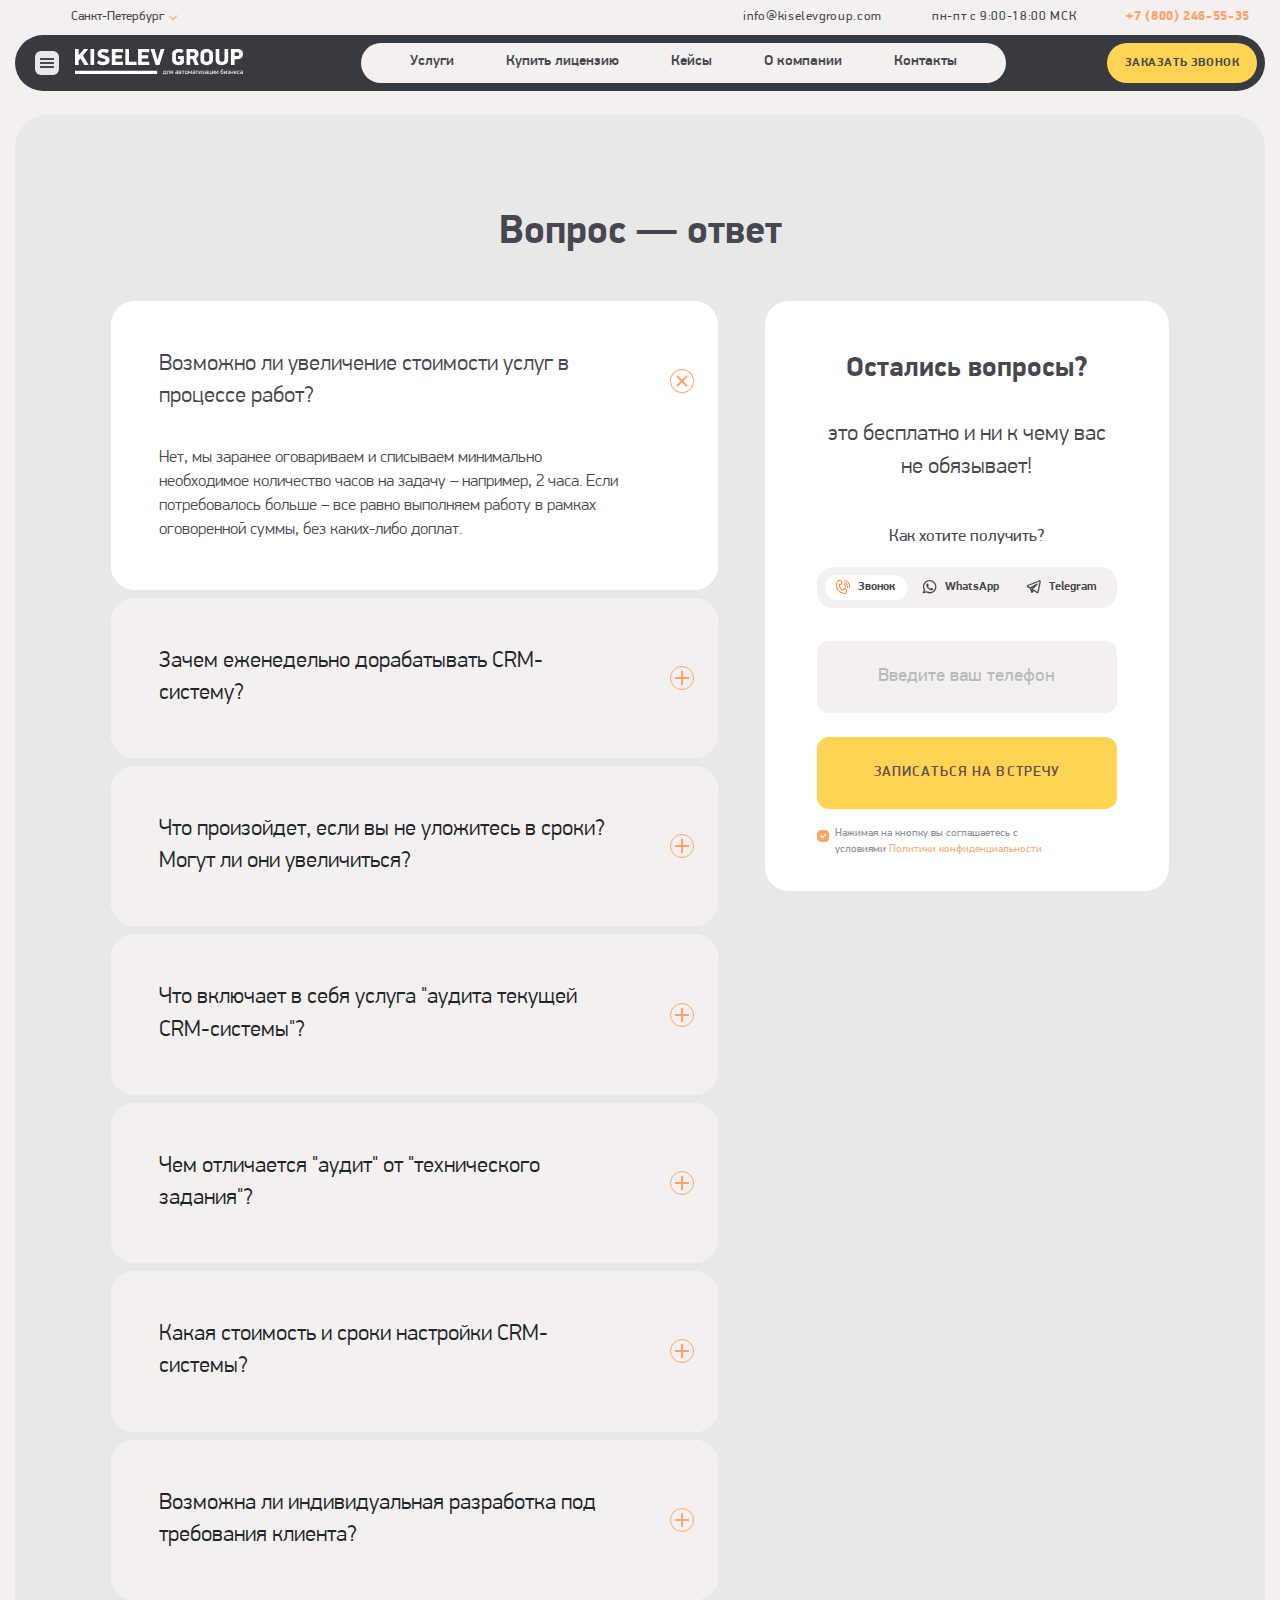
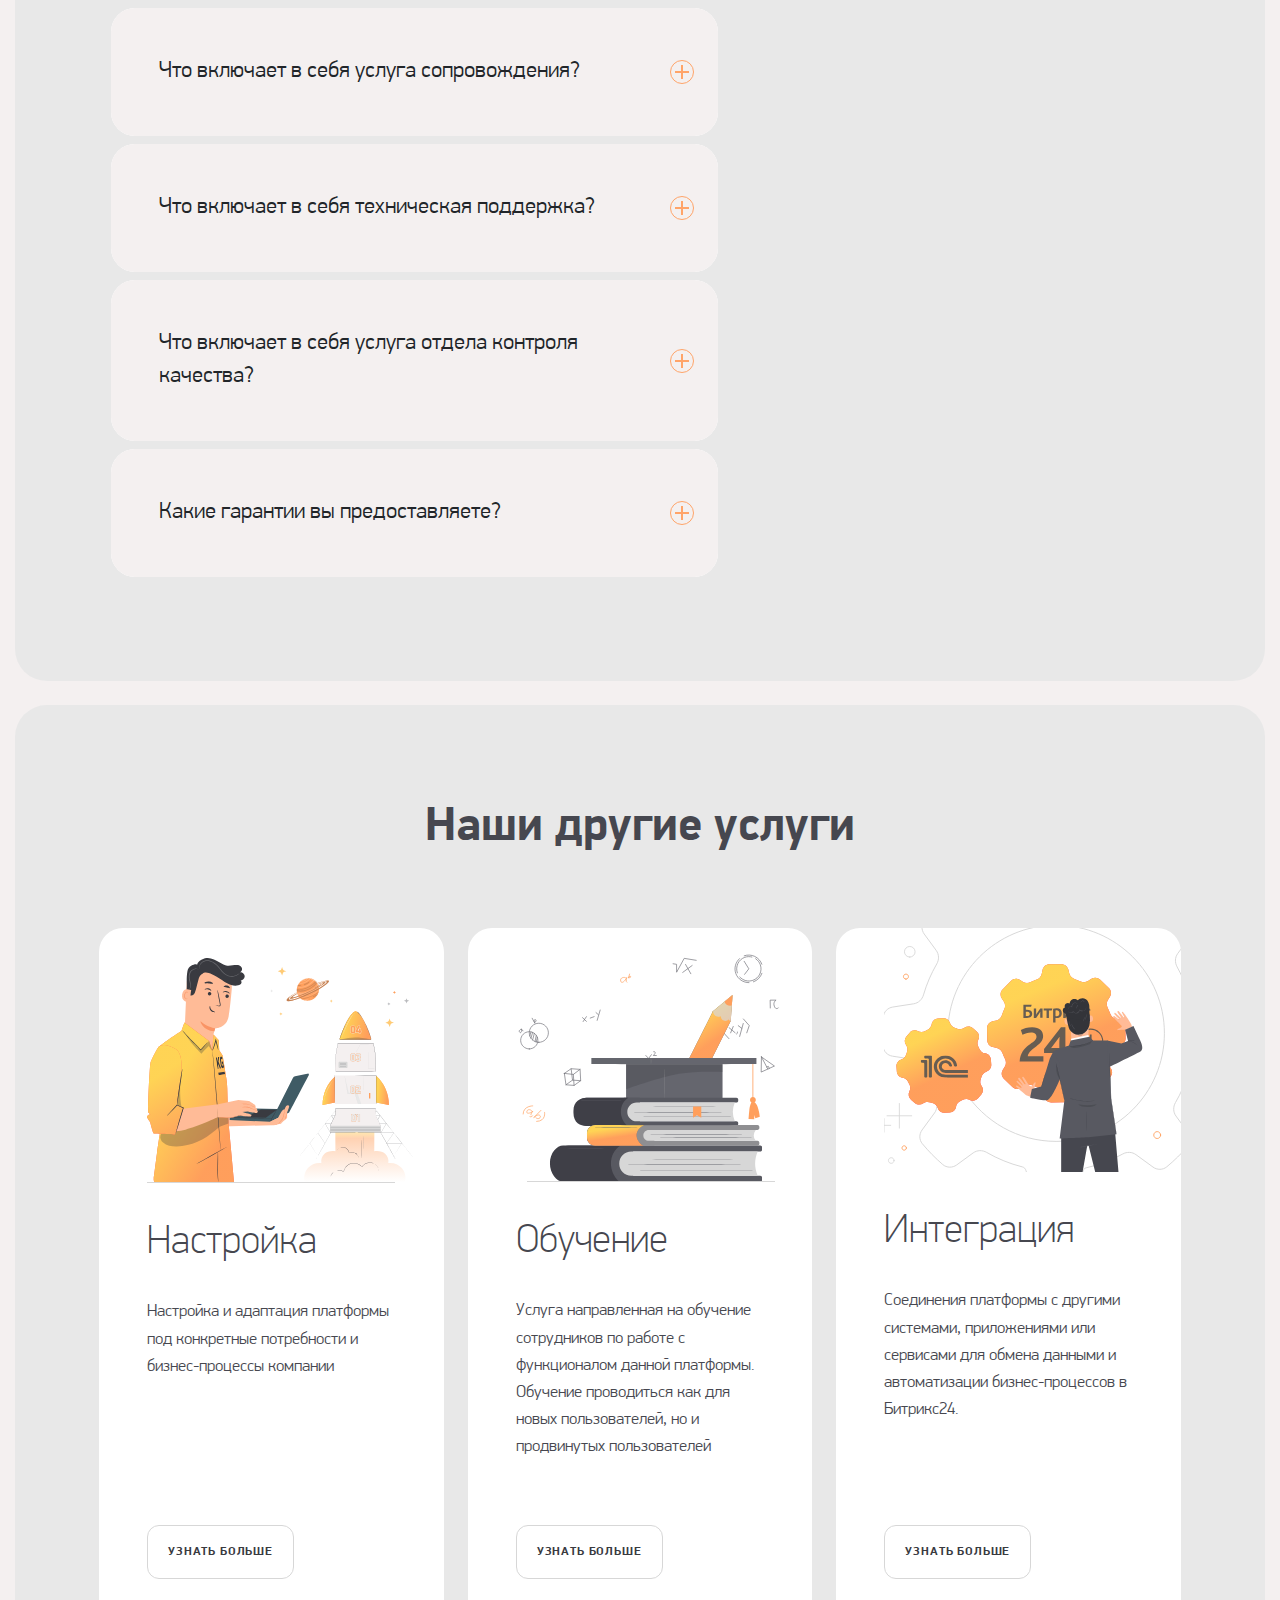
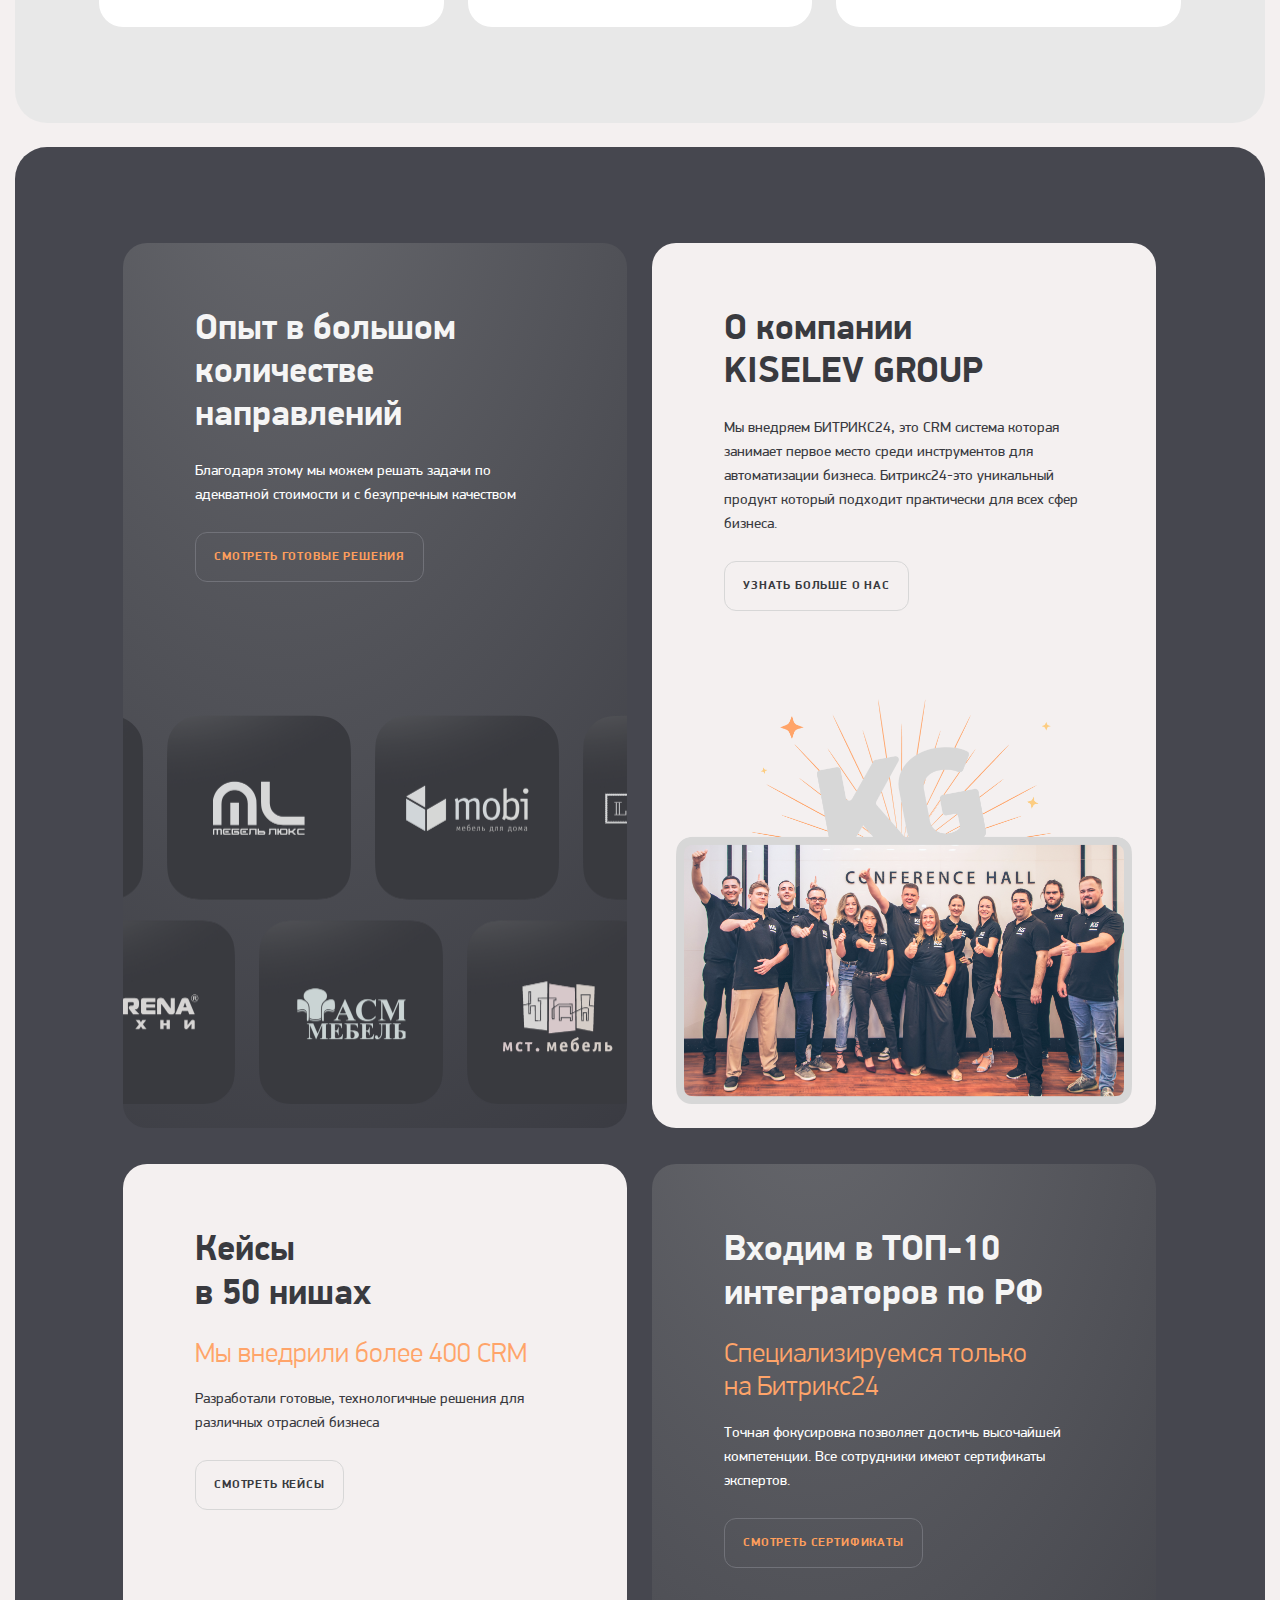
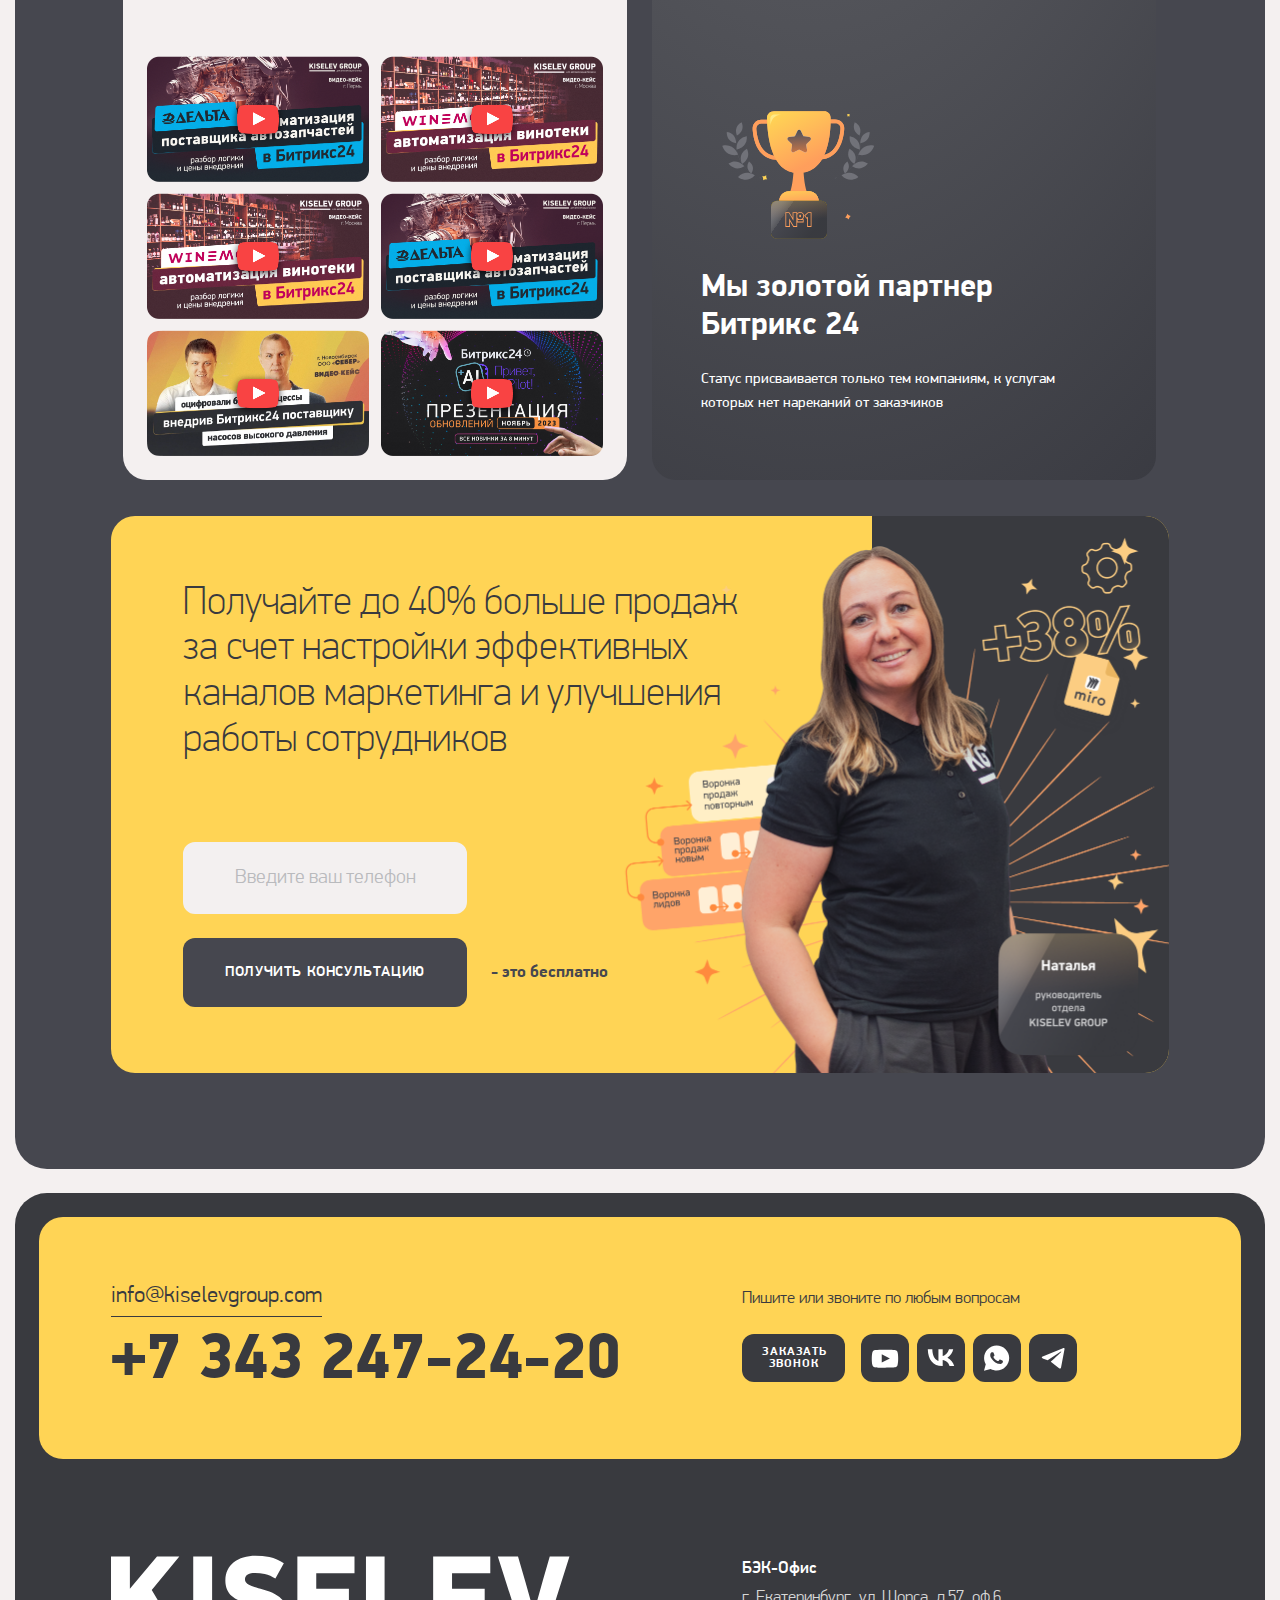
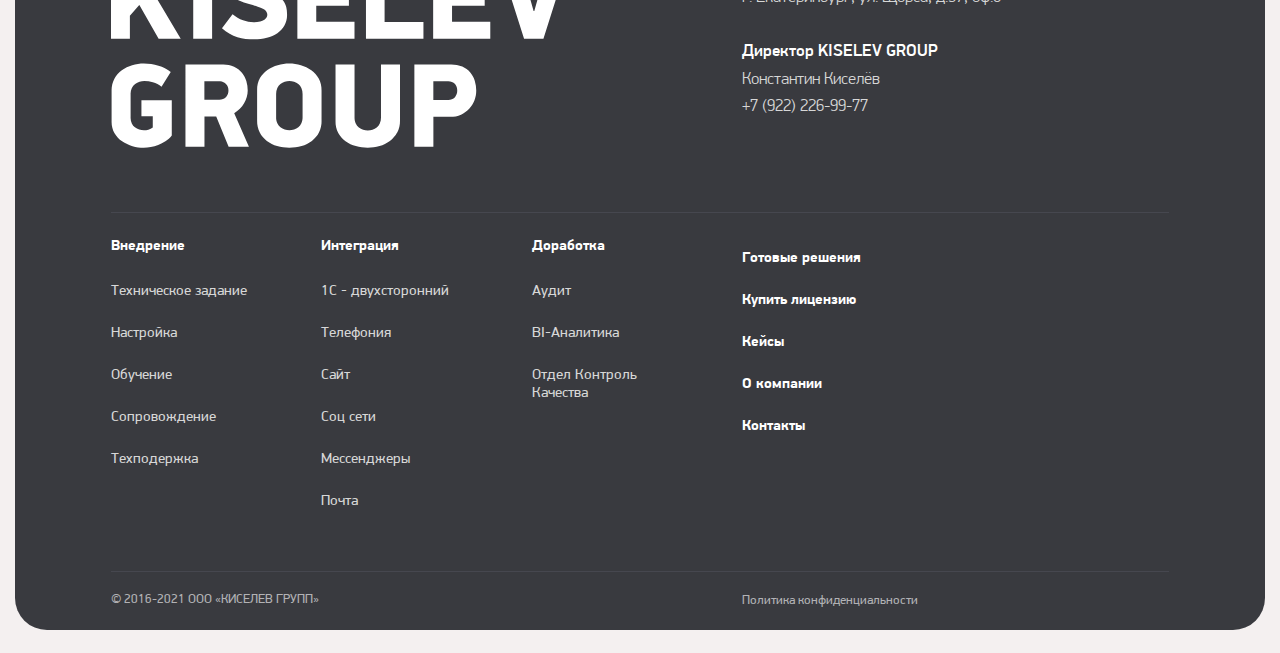
<file: integraciya-crm-s-wa.html>
<!DOCTYPE html>
<html lang="en">
	<head>
		<meta charset="UTF-8" />
		<meta name="viewport" content="width=device-width, initial-scale=1.0" />
		<title>Document</title>
		<link rel="stylesheet" href="https://cdn.jsdelivr.net/npm/swiper@11/swiper-bundle.min.css" />
		<link href="https://cdn.jsdelivr.net/npm/bootstrap@5.3.3/dist/css/bootstrap.min.css" rel="stylesheet" integrity="sha384-QWTKZyjpPEjISv5WaRU9OFeRpok6YctnYmDr5pNlyT2bRjXh0JMhjY6hW+ALEwIH" crossorigin="anonymous">
		<link rel="stylesheet" href="css/style.min.css" />
	</head>
</html>

<body>
	<header class="header">
		<div class="header__top">
			<div class="container">
				<div class="header__top-inner">
					<div class="header__city-select" data-bs-toggle="modal" data-bs-target="#regionalityModal">
						<span class="text">Санкт-Петербург</span>
						<span class="icon"></span>
					</div>
					<ul class="header__contacts-list">
						<li class="header__contacts-item">
							<a href="mailto:info@kiselevgroup.com" class="header__contacts-link">info@kiselevgroup.com</a>
						</li>
						<li class="header__contacts-item">
							<p class="header__work-time">пн-пт с 9:00-18:00 МСК</p>
						</li>
						<li class="header__contacts-item">
							<a href="tel:+7 (800) 246-55-35" class="header__contacts-link">+7 (800) 246-55-35</a>
						</li>
					</ul>
				</div>
			</div>
		</div>
		<nav class="header__navbar navbar">
			<div class="container">
				<!-- container ===> justify-content-between -->
				<div class="header__navbar-inner">
					<div class="header__logo-inner">
						<button
							class="header__hamb navbar-toggler collapsed"
							type="button"
							data-bs-toggle="collapse"
							data-bs-target="#navbarToggleExternalContent"
							aria-controls="navbarToggleExternalContent"
							aria-expanded="false"
							aria-label="Переключатель навигации"
						>
							<span class="header__hamb-icon navbar-toggler-icon"></span>
						</button>
						<a class="header__logo-link navbar-brand" href="/">
							<img src="images/logo.svg" alt="kiselevgroup" class="header__logo-img" />
						</a>
					</div>
					<ul class="header__nav-list nav justify-content-center">
						<li class="header__nav-item nav-item">
							<a class="header__nav-link nav-link" href="#">Услуги</a>
						</li>
						<li class="header__nav-item nav-item">
							<a class="header__nav-link nav-link" href="#">Купить лицензию</a>
						</li>
						<li class="header__nav-item nav-item">
							<a class="header__nav-link nav-link" href="#">Кейсы</a>
						</li>
						<li class="header__nav-item nav-item">
							<a class="header__nav-link nav-link" href="#">О компании</a>
						</li>
						<li class="header__nav-item nav-item">
							<a class="header__nav-link nav-link" href="#">Контакты</a>
						</li>
					</ul>
					<div class="header__callback-inner">
						<button
							type="button"
							class="header__callback"
							type="button"
							data-bs-toggle="collapse"
							data-bs-target="#collapseForm"
							aria-expanded="false"
							aria-controls="collapseForm"
						>
							Заказать звонок
						</button>
						<div class="collapse header__collapse-form-inner" id="collapseForm">
							<form>
								<input
									type="tel"
									class="form-control header__form-control"
									id="exampleInputTel"
									aria-describedby="telHelp"
									placeholder="Введите телефон"
								/>
								<button type="submit" class="btn btn-primary header__form-submit">Заказать звонок</button>
								<div class="form-check header__form-check">
									<input type="checkbox" class="form-check-input header__form-check-input" id="exampleCheck1" checked />
									<label class="form-check-label header__form-check-label" for="exampleCheck1"
										>Нажимая на кнопку вы соглашаетесь с условиями <a href="#"> Политики конфиденциальности </a></label
									>
								</div>
							</form>
						</div>
					</div>
				</div>
				<div class="header__offcanvas collapse" id="navbarToggleExternalContent">
					<div class="header__offcanvas-body offcanvas-body row justify-content-between">
						<div class="col-lg-6 col-md-8 row">
							<div class="col-md-4 dropdown">
								<h3 class="header__offcanvas-list-title">Внедрение</h3>
								<ul class="header__offcanvas-list">
									<li class="header__offcanvas-item">
										<a href="#">Техническое задание </a>
									</li>
									<li class="header__offcanvas-item">
										<a href="#">Настройка</a>
									</li>
									<li class="header__offcanvas-item">
										<a href="#">Обучение</a>
									</li>
									<li class="header__offcanvas-item">
										<a href="#">Сопровождение</a>
									</li>
									<li class="header__offcanvas-item">
										<a href="#">Техподдержка</a>
									</li>
								</ul>
							</div>
							<div class="col-md-4 dropdown">
								<h3 class="header__offcanvas-list-title">Интеграция</h3>
								<ul class="header__offcanvas-list">
									<li class="header__offcanvas-item">
										<a href="#">1С - двухсторонний</a>
									</li>
									<li class="header__offcanvas-item">
										<a href="#">Телефония</a>
									</li>
									<li class="header__offcanvas-item">
										<a href="#">Сайт</a>
									</li>
									<li class="header__offcanvas-item">
										<a href="#">Соц.сети</a>
									</li>
									<li class="header__offcanvas-item">
										<a href="#">Мессенджеры</a>
									</li>
									<li class="header__offcanvas-item">
										<a href="#">Почта</a>
									</li>
								</ul>
							</div>
							<div class="col-md-4 dropdown">
								<h3 class="header__offcanvas-list-title">Доработка</h3>
								<ul class="header__offcanvas-list">
									<li class="header__offcanvas-item">
										<a href="#">Аудит</a>
									</li>
									<li class="header__offcanvas-item">
										<a href="#">BI-Аналитика</a>
									</li>
									<li class="header__offcanvas-item">
										<a href="#">Отдел Контроль Качества</a>
									</li>
								</ul>
							</div>
							<div class="col-lg-6 col-12 dropdown d-block d-md-none">
								<h3 class="header__offcanvas-list-title">Купить лицензию</h3>
								<ul class="header__offcanvas-list">
									<li class="header__offcanvas-item">
										<a href="#">Облако</a>
									</li>
									<li class="header__offcanvas-item">
										<a href="#">Корпоративный портал</a>
									</li>
									<li class="header__offcanvas-item">
										<a href="#">Маркет Плюс</a>
									</li>
									<li class="header__offcanvas-item">
										<a href="#">Энтерпрайз</a>
									</li>
								</ul>
								<ul class="header__offcanvas-list">
									<li class="header__offcanvas-item">
										<a href="#">
											<b>Готовые решения</b>
										</a>
									</li>
									<li class="header__offcanvas-item">
										<a href="#">
											<b>Кейсы</b>
										</a>
									</li>
									<li class="header__offcanvas-item">
										<a href="#">
											<b>О компании</b>
										</a>
									</li>
									<li class="header__offcanvas-item">
										<a href="#">
											<b>Контакты</b>
										</a>
									</li>
								</ul>
							</div>
							<div class="col">
								<a href="mailto:info@kiselevgroup.com" class="header__mail-link">info@kiselevgroup.com</a>
								<a href="tel:+7 343 247-24-20" class="header__phone-link">+7 343 247-24-20</a>
								<ul class="header__offcanvas-social-list">
									<li class="header__offcanvas-social-item">
										<a href="#" class="header__offcanvas-social-link youtube">
											<svg width="22" height="16" viewBox="0 0 22 16" fill="none" xmlns="http://www.w3.org/2000/svg">
												<path
													fill-rule="evenodd"
													clip-rule="evenodd"
													d="M2.26054 15.049C1.86827 14.9329 1.51036 14.7265 1.217 14.447C0.923646 14.1676 0.70345 13.8234 0.574994 13.4434C-0.159032 11.4796 -0.376522 3.27912 1.03716 1.66026C1.50766 1.13364 2.17194 0.809406 2.88582 0.757947C6.67829 0.359867 18.3955 0.412945 19.7412 0.89064C20.1197 1.01051 20.4655 1.21244 20.7527 1.48131C21.0399 1.75018 21.2611 2.079 21.3996 2.44315C22.2016 4.47336 22.2288 11.8511 21.2909 13.8017C21.0421 14.3094 20.6255 14.7207 20.1083 14.9694C18.6946 15.6594 4.13638 15.6461 2.26054 15.049ZM8.28227 11.2009L15.0788 7.75088L8.28227 4.27432V11.2009Z"
													fill="currentColor"
												/>
											</svg>
										</a>
									</li>
									<li class="header__offcanvas-social-item">
										<a href="#" class="header__offcanvas-social-link vk">
											<svg width="22" height="14" viewBox="0 0 22 14" fill="none" xmlns="http://www.w3.org/2000/svg">
												<path
													d="M11.9845 13.9961C4.46791 13.9961 0.180592 8.74084 0.00195312 -0.00390625H3.7671C3.89077 6.41451 6.66654 9.13323 8.86517 9.69379V-0.00390625H12.4105V5.53163C14.5816 5.29339 16.8627 2.77087 17.6322 -0.00390625H21.1775C20.8875 1.43517 20.3095 2.79775 19.4796 3.99859C18.6496 5.19944 17.5857 6.21273 16.3542 6.97507C17.7288 7.67165 18.9429 8.65759 19.9165 9.86784C20.89 11.0781 21.6008 12.4851 22.002 13.9961H18.0994C17.7393 12.6837 17.0073 11.5089 15.9953 10.6189C14.9833 9.72893 13.7363 9.16337 12.4105 8.99309V13.9961H11.9845Z"
													fill="currentColor"
												/>
											</svg>
										</a>
									</li>
									<li class="header__offcanvas-social-item">
										<a href="#" class="header__offcanvas-social-link wa">
											<svg width="21" height="21" viewBox="0 0 21 21" fill="none" xmlns="http://www.w3.org/2000/svg">
												<path
													d="M17.9268 3.05469C15.9512 1.08594 13.3171 -0.0078125 10.5366 -0.0078125C4.75609 -0.0078125 0.0731696 4.65885 0.0731696 10.4193C0.0731696 12.2422 0.585366 14.0651 1.46341 15.5963L0 20.9922L5.56098 19.5338C7.09756 20.3359 8.78048 20.7734 10.5366 20.7734C16.3171 20.7734 21 16.1068 21 10.3464C20.9268 7.64844 19.9024 5.02344 17.9268 3.05469ZM15.5854 14.138C15.3658 14.7213 14.3415 15.3047 13.8293 15.3776C13.3902 15.4505 12.8049 15.4505 12.2195 15.3047C11.8537 15.1588 11.3415 15.013 10.7561 14.7214C8.12195 13.6276 6.43902 11.0026 6.29268 10.7839C6.14634 10.638 5.19512 9.39843 5.19512 8.08593C5.19512 6.77343 5.85366 6.1901 6.07317 5.89843C6.29268 5.60677 6.58536 5.60677 6.80487 5.60677C6.95122 5.60677 7.17073 5.60677 7.31707 5.60677C7.46341 5.60677 7.68292 5.53385 7.90244 6.04427C8.12195 6.55469 8.63414 7.86718 8.70731 7.9401C8.78048 8.08593 8.78048 8.23177 8.70731 8.3776C8.63414 8.52343 8.56097 8.66927 8.41463 8.8151C8.26829 8.96093 8.12195 9.17968 8.04877 9.2526C7.90243 9.39843 7.75609 9.54427 7.90244 9.76302C8.04878 10.0547 8.56097 10.8568 9.36585 11.5859C10.3902 12.4609 11.1951 12.7526 11.4878 12.8984C11.7805 13.0443 11.9268 12.9713 12.0732 12.8255C12.2195 12.6797 12.7317 12.0964 12.878 11.8047C13.0244 11.513 13.2439 11.5859 13.4634 11.6589C13.6829 11.7318 15 12.388 15.2195 12.5339C15.5122 12.6797 15.6585 12.7526 15.7317 12.8255C15.8049 13.0443 15.8049 13.5547 15.5854 14.138Z"
													fill="currentColor"
												/>
											</svg>
										</a>
									</li>
									<li class="header__offcanvas-social-item">
										<a href="#" class="header__offcanvas-social-link tg">
											<svg width="19" height="17" viewBox="0 0 19 17" fill="none" xmlns="http://www.w3.org/2000/svg">
												<path
													d="M19 0.594413L15.9946 16.2845C15.9946 16.2845 15.5741 17.3723 14.4189 16.8506L7.48457 11.3448L7.45242 11.3285C8.38909 10.4576 15.6524 3.69485 15.9698 3.38831C16.4613 2.91355 16.1562 2.63092 15.5856 2.98955L4.85679 10.0452L0.717638 8.60296C0.717638 8.60296 0.0662573 8.36302 0.00359284 7.8413C-0.0598961 7.31872 0.739076 7.03609 0.739076 7.03609L17.6131 0.181135C17.6131 0.181135 19 -0.449883 19 0.594413Z"
													fill="currentColor"
												/>
											</svg>
										</a>
									</li>
								</ul>
							</div>
						</div>
						<div class="col-lg-6 col-md-4 row d-md-flex d-none">
							<div class="col-lg-6 col-12 dropdown">
								<h3 class="header__offcanvas-list-title">Купить лицензию</h3>
								<ul class="header__offcanvas-list">
									<li class="header__offcanvas-item">
										<a href="#">Облако</a>
									</li>
									<li class="header__offcanvas-item">
										<a href="#">Корпоративный портал</a>
									</li>
									<li class="header__offcanvas-item">
										<a href="#">Маркет Плюс</a>
									</li>
									<li class="header__offcanvas-item">
										<a href="#">Энтерпрайз</a>
									</li>
								</ul>
								<ul class="header__offcanvas-list">
									<li class="header__offcanvas-item">
										<a href="#">
											<b>Готовые решения</b>
										</a>
									</li>
									<li class="header__offcanvas-item">
										<a href="#">
											<b>Кейсы</b>
										</a>
									</li>
									<li class="header__offcanvas-item">
										<a href="#">
											<b>О компании</b>
										</a>
									</li>
									<li class="header__offcanvas-item">
										<a href="#">
											<b>Контакты</b>
										</a>
									</li>
								</ul>
							</div>
							<div class="col-6 d-lg-block d-none">
								<div class="header__offcanvas-prev">
									<img class="header__offcanvas-img" src="images/offcanvas-prev-1.png" alt="Акция" />
								</div>
							</div>
						</div>
					</div>
				</div>
			</div>
		</nav>
	</header>
</body>


<main>
	<!--= include integraciya-crm-s-wa.html  -->
	<section class="qa">
		<div class="container">
			<div class="qa-inner">
				<h2 class="qa__title">Вопрос — ответ</h2>
				<div class="row">
					<div class="qa__accordion accordion col-lg-7" id="accordionExample">
						<div class="qa__accordion-item">
							<button
								class="qa__accordion-button accordion-button"
								type="button"
								data-bs-toggle="collapse"
								data-bs-target="#qa_1"
								aria-expanded="true"
								aria-controls="qa_1"
							>
								<span class="qa__accordion-text">Возможно ли увеличение стоимости услуг в процессе работ?</span>
								<span class="qa__accordion-icon"></span>
							</button>
							<div
								id="qa_1"
								class="qa__accordion-collapse accordion-collapse collapse show"
								data-bs-parent="#accordionExample"
							>
								<div class="qa__accordion-body accordion-body">
									Нет, мы заранее оговариваем и списываем минимально необходимое количество часов на задачу – например, 2 часа. Если потребовалось больше – все равно выполняем работу в рамках оговоренной суммы, без каких-либо доплат.
								</div>
							</div>
						</div>
						<div class="qa__accordion-item">
							<button
								class="qa__accordion-button accordion-button collapsed"
								type="button"
								data-bs-toggle="collapse"
								data-bs-target="#qa_2"
								aria-expanded="false"
								aria-controls="qa_2"
							>
								<span class="qa__accordion-text"
									>Зачем еженедельно дорабатывать CRM-систему?</span
								>
								<span class="qa__accordion-icon"></span>
							</button>
							<div
								id="qa_2"
								class="qa__accordion-collapse accordion-collapse collapse"
								data-bs-parent="#accordionExample"
							>
								<div class="qa__accordion-body accordion-body">
									Можно ли ее настроить 1 раз и все? Да, такое возможно. В 50% случаев клиенты получают готовое решение и используют его без доработок. Но сопровождение системы – это не только поддержка, но и развитие, улучшение процессов. Мы всегда пытаемся быстро передать клиенту MVP (минимально работающий продукт), а затем постепенно его улучшать с учетом потребностей бизнеса и отталкиваясь от обратной связи.
								</div>
							</div>
						</div>
						<div class="qa__accordion-item">
							<button
								class="qa__accordion-button accordion-button collapsed"
								type="button"
								data-bs-toggle="collapse"
								data-bs-target="#qa_3"
								aria-expanded="false"
								aria-controls="qa_3"
							>
								<span class="qa__accordion-text">Что произойдет, если вы не уложитесь в сроки? Могут ли они увеличиться?</span>
								<span class="qa__accordion-icon"></span>
							</button>
							<div
								id="qa_3"
								class="qa__accordion-collapse accordion-collapse collapse"
								data-bs-parent="#accordionExample"
							>
								<div class="qa__accordion-body accordion-body">
									Мы всегда соблюдаем сроки, но время выполнения задач зависит (в том числе) и от самого клиента. Если возникают задержки из-за неопределенности с вашей стороны, срок выполнения услуг может быть увеличен.
								</div>
							</div>
						</div>
						<div class="qa__accordion-item">
							<button
								class="qa__accordion-button accordion-button collapsed"
								type="button"
								data-bs-toggle="collapse"
								data-bs-target="#qa_4"
								aria-expanded="false"
								aria-controls="qa_4"
							>
								<span class="qa__accordion-text">Что включает в себя услуга "аудита текущей CRM-системы"?</span>
								<span class="qa__accordion-icon"></span>
							</button>
							<div
								id="qa_4"
								class="qa__accordion-collapse accordion-collapse collapse"
								data-bs-parent="#accordionExample"
							>
								<div class="qa__accordion-body accordion-body">
									Аудит представляет собой анализ вашей текущей системы с участием бизнес-аналитика. Мы выявляем ошибки в системе, предлагаем рекомендации по улучшению CRM и разрабатываем стратегию её развития. В итоге, клиент получает файл с оцифрованными рекомендациями и планом дальнейшего развития системы.
								</div>
							</div>
						</div>
						<div class="qa__accordion-item">
							<button
								class="qa__accordion-button accordion-button collapsed"
								type="button"
								data-bs-toggle="collapse"
								data-bs-target="#qa_5"
								aria-expanded="false"
								aria-controls="qa_5"
							>
								<span class="qa__accordion-text">Чем отличается "аудит" от "технического задания"?</span>
								<span class="qa__accordion-icon"></span>
							</button>
							<div
								id="qa_5"
								class="qa__accordion-collapse accordion-collapse collapse"
								data-bs-parent="#accordionExample"
							>
								<div class="qa__accordion-body accordion-body">
									Аудит проводится, основываясь на текущем состоянии вашей CRM-системы и содержит рекомендации по её улучшению. В техническом же задании мы анализируем процессы вашей компании и описываем их в понятном виде для последующей настройки. Помимо этого, в ТЗ описываются кастомные интеграции и доработки – например, интеграция с 1С, сайтами, приложениями и т. д.
								</div>
							</div>
						</div>
						<div class="qa__accordion-item">
							<button
								class="qa__accordion-button accordion-button collapsed"
								type="button"
								data-bs-toggle="collapse"
								data-bs-target="#qa_6"
								aria-expanded="false"
								aria-controls="qa_6"
							>
								<span class="qa__accordion-text">Какая стоимость и сроки настройки CRM-системы?</span>
								<span class="qa__accordion-icon"></span>
							</button>
							<div
								id="qa_6"
								class="qa__accordion-collapse accordion-collapse collapse"
								data-bs-parent="#accordionExample"
							>
								<div class="qa__accordion-body accordion-body">
									Стоимость настройки определяется нашим аналитиком на основании предварительного аудита и технического задания. После оплаты мы связываем клиента с отделом разработки для проведения всех необходимых настроек и интеграций. Срок настройки составляет до 21 рабочего дня, стоимость – от 120 тыс. руб. в зависимости от объема и сложности работ.
								</div>
							</div>
						</div>
						<div class="qa__accordion-item">
							<button
								class="qa__accordion-button accordion-button collapsed"
								type="button"
								data-bs-toggle="collapse"
								data-bs-target="#qa_7"
								aria-expanded="false"
								aria-controls="qa_7"
							>
								<span class="qa__accordion-text">
									Возможна ли индивидуальная разработка под требования клиента?</span>
								<span class="qa__accordion-icon"></span>
							</button>
							<div
								id="qa_7"
								class="qa__accordion-collapse accordion-collapse collapse"
								data-bs-parent="#accordionExample"
							>
								<div class="qa__accordion-body accordion-body">
									Да, мы занимаемся интеграциями CRM с сайтами, приложениями и другими сервисами клиента. Данная услуга также может включать в себя создание кастомных отчетов и разработку приложений, при этом срок выполнения составляет от 1 до 3 месяцев.
								</div>
							</div>
						</div>
						<div class="qa__accordion-item">
							<button
								class="qa__accordion-button accordion-button collapsed"
								type="button"
								data-bs-toggle="collapse"
								data-bs-target="#qa_8"
								aria-expanded="false"
								aria-controls="qa_8"
							>
								<span class="qa__accordion-text">
									Что включает в себя услуга сопровождения?</span>
								<span class="qa__accordion-icon"></span>
							</button>
							<div
								id="qa_8"
								class="qa__accordion-collapse accordion-collapse collapse"
								data-bs-parent="#accordionExample"
							>
								<div class="qa__accordion-body accordion-body">
									Сопровождение включает еженедельные онлайн встречи с нашим бизнес-аналитиком для анализа вашей CRM и сбора пожеланий/рекомендаций по доработке системы. При этом составляется и согласовывается ТЗ, после чего оно передается техническим специалистам. Также на встречах бизнес-аналитик демонстрирует клиенту результат прошлой встречи.
								</div>
							</div>
						</div>
						<div class="qa__accordion-item">
							<button
								class="qa__accordion-button accordion-button collapsed"
								type="button"
								data-bs-toggle="collapse"
								data-bs-target="#qa_9"
								aria-expanded="false"
								aria-controls="qa_9"
							>
								<span class="qa__accordion-text">
									Что включает в себя техническая поддержка?</span>
								<span class="qa__accordion-icon"></span>
							</button>
							<div
								id="qa_9"
								class="qa__accordion-collapse accordion-collapse collapse"
								data-bs-parent="#accordionExample"
							>
								<div class="qa__accordion-body accordion-body">
									В процессе сотрудничества создается отдельный чат с клиентом, в который он может записывать все запросы и проблемы, которые мы будем оперативно решать. При этом вы можете приобрести отдельные часы или более выгодные пакеты по 10, 20, 40 или 60 часов. Это удобно, ведь неиспользованные часы у нас не "сгорают", а остаются в вашем распоряжении навсегда.
								</div>
							</div>
						</div>
						<div class="qa__accordion-item">
							<button
								class="qa__accordion-button accordion-button collapsed"
								type="button"
								data-bs-toggle="collapse"
								data-bs-target="#qa_10"
								aria-expanded="false"
								aria-controls="qa_10"
							>
								<span class="qa__accordion-text">
									Что включает в себя услуга отдела контроля качества?</span>
								<span class="qa__accordion-icon"></span>
							</button>
							<div
								id="qa_10"
								class="qa__accordion-collapse accordion-collapse collapse"
								data-bs-parent="#accordionExample"
							>
								<div class="qa__accordion-body accordion-body">
									Наш отдел контроля качества обеспечивает постоянный мониторинг работы сотрудников. Мы собираем данные, прослушиваем звонки, анализируем переписки и встречи с клиентами. По результатам предоставляем клиенту детальные отчеты с рекомендациями по улучшению бизнес-процессов для повышения продаж.
								</div>
							</div>
						</div>
						<div class="qa__accordion-item">
							<button
								class="qa__accordion-button accordion-button collapsed"
								type="button"
								data-bs-toggle="collapse"
								data-bs-target="#qa_11"
								aria-expanded="false"
								aria-controls="qa_11"
							>
								<span class="qa__accordion-text">
									Какие гарантии вы предоставляете?</span>
								<span class="qa__accordion-icon"></span>
							</button>
							<div
								id="qa_11"
								class="qa__accordion-collapse accordion-collapse collapse"
								data-bs-parent="#accordionExample"
							>
								<div class="qa__accordion-body accordion-body">
									Мы гарантируем полное соответствие выполненных настроек техническому заданию и корректную работу вашей CRM-системы. Если что-то перестанет работать или появится ошибка – оперативно устраним проблему.
								</div>
							</div>
						</div>
					</div>
					<div class="col-lg-5">
						<div class="qa__form-inner sticky-lg-top qa__form-inner--light">
							<h2 class="qa__form-title">Остались вопросы?</h2>
							<p class="qa__from-text">это бесплатно и ни к чему вас не обязывает!</p>
							<img class='form-prew' src="images/form-prew.png" alt="">
							<form class="form">
								<p class="form__question">Как хотите получить?</p>
								<ul class="form__contact-list">
									<li class="form__contact-item">
										<label class="form__label">
											<input class="form__input" type="radio" name="contactType" value="Звонок" checked />
											<span class="icon">
												<svg width="16" height="16" viewBox="0 0 32 32" fill="currentColor">
													<g id="layer1" transform="translate(-156,-292)">
														<path
															d="m 173.85547,301.89648 a 1,1 0 0 0 -0.92578,0.79297 1,1 0 0 0 0.77343,1.1836 c 1.63286,0.34401 2.66043,1.92184 2.31641,3.55468 a 1,1 0 0 0 0.77344,1.1836 1,1 0 0 0 1.18359,-0.77149 c 0.56686,-2.6905 -1.17081,-5.35698 -3.86133,-5.92382 a 1,1 0 0 0 -0.25976,-0.0195 z"
														></path>
														<path
															d="m 174.62695,297.98633 a 1,1 0 0 0 -0.87109,0.78906 1,1 0 0 0 0.77148,1.18359 c 3.79454,0.79946 6.20571,4.49845 5.40625,8.29297 a 1,1 0 0 0 0.77344,1.18555 1,1 0 0 0 1.18359,-0.77344 c 1.0223,-4.85218 -2.09897,-9.63982 -6.95117,-10.66211 a 1,1 0 0 0 -0.3125,-0.0156 z"
														></path>
														<path
															d="m 175.37305,294.08398 a 0.99999499,0.99999499 0 0 0 -0.79297,0.77735 0.99999499,0.99999499 0 0 0 0.77148,1.18359 c 5.95621,1.2549 9.75098,7.07505 8.4961,13.03125 a 0.99999499,0.99999499 0 0 0 0.77343,1.18555 0.99999499,0.99999499 0 0 0 1.1836,-0.77344 c 1.47772,-7.01386 -3.02716,-13.92266 -10.04102,-15.40039 a 0.99999499,0.99999499 0 0 0 -0.39062,-0.004 z"
														></path>
														<path
															d="m 162.98047,294.01172 c -0.98492,-0.0178 -1.90172,0.43314 -2.45117,1.34375 -3.28962,5.4519 -3.39002,12.29826 -0.18164,17.87305 a 1.0001,1.0001 0 0 0 0.002,0.006 c 3.23676,5.55933 9.22998,8.89168 15.60742,8.77539 1.21528,-0.0221 2.15131,-0.75945 2.57227,-1.83399 l 1.4375,-3.66797 c 0.51477,-1.31399 0.12221,-2.82162 -0.96875,-3.71679 l -2.58008,-2.11524 c -1.32752,-1.08929 -3.35959,-0.72448 -4.22656,0.75781 l -0.9668,1.65039 c -1.64502,-0.85898 -3.11472,-2.085 -4.08984,-3.76562 v -0.002 c -1.01959,-1.76568 -1.33095,-3.74687 -1.19727,-5.6836 l 1.83008,0.11719 c 1.70931,0.1098 3.11184,-1.44331 2.83008,-3.13281 l -0.54688,-3.2793 c -0.2321,-1.39165 -1.3395,-2.48347 -2.73437,-2.69531 l -3.91016,-0.59375 c -0.14259,-0.0217 -0.28508,-0.0346 -0.42578,-0.0371 z m 0.125,2.01367 3.91015,0.5957 c 0.54734,0.0831 0.97144,0.50081 1.0625,1.04688 l 0.54688,3.2793 c 0.0774,0.46424 -0.26078,0.83681 -0.73047,0.80664 l -2.88867,-0.18555 a 1.0001,1.0001 0 0 0 -1.05078,0.83984 c -0.42446,2.65227 0.0322,5.45735 1.44922,7.91016 a 1.0001,1.0001 0 0 0 0,0.002 c 1.35385,2.33418 3.42087,4.07747 5.78711,5.06641 a 1.0001,1.0001 0 0 0 1.24804,-0.41797 l 1.47852,-2.52734 c 0.26508,-0.45323 0.82652,-0.55377 1.23242,-0.22071 l 2.57813,2.11719 c 0.42703,0.3504 0.57649,0.92512 0.375,1.43945 l -1.43555,3.66797 c -0.0693,0.177 -0.61768,0.56212 -0.74609,0.56446 -5.65845,0.10318 -10.97213,-2.85101 -13.84376,-7.78321 -2.84321,-4.94487 -2.75158,-11.00379 0.16407,-15.83594 0.0663,-0.1099 0.67509,-0.39381 0.86328,-0.36523 z"
														></path>
													</g>
												</svg>
											</span>
											<span class="text">Звонок</span>
										</label>
									</li>
									<li class="form__contact-item">
										<label class="form__label">
											<input class="form__input" type="radio" name="contactType" value="WhatsApp" />
											<span class="icon">
												<svg width="16" height="16" viewBox="0 0 25 25" fill="none" xmlns="http://www.w3.org/2000/svg">
													<path
														fill-rule="evenodd"
														clip-rule="evenodd"
														d="M3.50002 12C3.50002 7.30558 7.3056 3.5 12 3.5C16.6944 3.5 20.5 7.30558 20.5 12C20.5 16.6944 16.6944 20.5 12 20.5C10.3278 20.5 8.77127 20.0182 7.45798 19.1861C7.21357 19.0313 6.91408 18.9899 6.63684 19.0726L3.75769 19.9319L4.84173 17.3953C4.96986 17.0955 4.94379 16.7521 4.77187 16.4751C3.9657 15.176 3.50002 13.6439 3.50002 12ZM12 1.5C6.20103 1.5 1.50002 6.20101 1.50002 12C1.50002 13.8381 1.97316 15.5683 2.80465 17.0727L1.08047 21.107C0.928048 21.4637 0.99561 21.8763 1.25382 22.1657C1.51203 22.4552 1.91432 22.5692 2.28599 22.4582L6.78541 21.1155C8.32245 21.9965 10.1037 22.5 12 22.5C17.799 22.5 22.5 17.799 22.5 12C22.5 6.20101 17.799 1.5 12 1.5ZM14.2925 14.1824L12.9783 15.1081C12.3628 14.7575 11.6823 14.2681 10.9997 13.5855C10.2901 12.8759 9.76402 12.1433 9.37612 11.4713L10.2113 10.7624C10.5697 10.4582 10.6678 9.94533 10.447 9.53028L9.38284 7.53028C9.23954 7.26097 8.98116 7.0718 8.68115 7.01654C8.38113 6.96129 8.07231 7.046 7.84247 7.24659L7.52696 7.52195C6.76823 8.18414 6.3195 9.2723 6.69141 10.3741C7.07698 11.5163 7.89983 13.314 9.58552 14.9997C11.3991 16.8133 13.2413 17.5275 14.3186 17.8049C15.1866 18.0283 16.008 17.7288 16.5868 17.2572L17.1783 16.7752C17.4313 16.5691 17.5678 16.2524 17.544 15.9269C17.5201 15.6014 17.3389 15.308 17.0585 15.1409L15.3802 14.1409C15.0412 13.939 14.6152 13.9552 14.2925 14.1824Z"
														fill="currentColor"
													></path>
												</svg>
											</span>
											<span class="text">WhatsApp</span>
										</label>
									</li>
									<li class="form__contact-item">
										<label class="form__label">
											<input class="form__input" type="radio" name="contactType" value="Telegram" />
											<span class="icon">
												<svg width="16" height="16" viewBox="0 0 25 25" fill="none" xmlns="http://www.w3.org/2000/svg">
													<path
														fill-rule="evenodd"
														clip-rule="evenodd"
														d="M23.1117 4.49449C23.4296 2.94472 21.9074 1.65683 20.4317 2.227L2.3425 9.21601C0.694517 9.85273 0.621087 12.1572 2.22518 12.8975L6.1645 14.7157L8.03849 21.2746C8.13583 21.6153 8.40618 21.8791 8.74917 21.968C9.09216 22.0568 9.45658 21.9576 9.70712 21.707L12.5938 18.8203L16.6375 21.8531C17.8113 22.7334 19.5019 22.0922 19.7967 20.6549L23.1117 4.49449ZM3.0633 11.0816L21.1525 4.0926L17.8375 20.2531L13.1 16.6999C12.7019 16.4013 12.1448 16.4409 11.7929 16.7928L10.5565 18.0292L10.928 15.9861L18.2071 8.70703C18.5614 8.35278 18.5988 7.79106 18.2947 7.39293C17.9906 6.99479 17.4389 6.88312 17.0039 7.13168L6.95124 12.876L3.0633 11.0816ZM8.17695 14.4791L8.78333 16.6015L9.01614 15.321C9.05253 15.1209 9.14908 14.9366 9.29291 14.7928L11.5128 12.573L8.17695 14.4791Z"
														fill="currentColor"
													></path>
												</svg>
											</span>
											<span class="text">Telegram</span>
										</label>
									</li>
								</ul>
								<div class="form__input-wrapper">
									<input type="tel" class="form__input" placeholder="Введите ваш телефон" />
								</div>
								<button type="submit" class="form__submit-button">Записаться на встречу</button>
								<div class="form__input-wrapper form__policy-wrapper">
									<label class="form__policy">
										<input type="checkbox" class="form__check form-check-input" checked />
										<p class="form__policy-text">Нажимая на кнопку вы соглашаетесь с условиями <a href="#">Политики конфиденциальности</a></p>
									</label>
								</div>
							</form>
							
						</div>
					</div>
				</div>
			</div>
		</div>
	</section>
	
	<section class="other-service">
		<div class="container">
			<div class="other-service__inner">
				<h2 class="other-service__title">Наши другие услуги</h2>
				<div class="other-service__card-wrapper row">
					<div class="other-service__card col-xl col-lg-5">
						<img src="images/setting/setting.svg" alt="" class="other-service__card-img">
						<div class="other-service__card-body">
							<h3 class="other-service__card-title">Настройка</h3>
							<p class="other-service__card-text">Настройка и адаптация платформы под конкретные потребности и бизнес-процессы компании</p>
						</div>
						<a href='#' class="other-service__card-link">Узнать больше</a>
					</div>
					<div class="other-service__card col-xl col-lg-5">
						<img src="images/setting/teaching.svg" alt="" class="other-service__card-img">
						<div class="other-service__card-body">
							<h3 class="other-service__card-title">Обучение</h3>
							<p class="other-service__card-text">Услуга направленная на обучение сотрудников по работе с функционалом данной платформы. Обучение проводиться как для новых пользователей, но и продвинутых пользователей</p>
						</div>
						<a href='#' class="other-service__card-link">Узнать больше</a>
					</div>
					<div class="other-service__card col-xl col-lg-5">
						<img src="images/setting/integration.svg" alt="" class="other-service__card-img">
						<div class="other-service__card-body">
							<h3 class="other-service__card-title">Интеграция</h3>
							<p class="other-service__card-text">Соединения платформы с другими системами, приложениями или сервисами для обмена данными и автоматизации бизнес-процессов в Битрикс24.</p>
						</div>
						<a href='#' class="other-service__card-link">Узнать больше</a>
					</div>
				</div>
			</div>
		</div>
	</section>
	<section class="about-us">
		<div class="container">
			<div class="about-us__inner row">
				<div class="col-xl-6">
					<div class="about-us__card about-us__card--dark">
						<div class="about-us__card-text-inner">
							<h2 class="about-us__card-title">Опыт в большом количестве направлений</h2>
							<p class="about-us__card-text">
								Благодаря этому мы можем решать задачи по адекватной стоимости и с безупречным качеством
							</p>
							<a href="#" class="about-us__link">Смотреть готовые решения</a>
						</div>
						<div class="about-us__card-prev">
							<img
								class="about-us__card-img"
								class="about-us__card-img"
								src="images/about-us-1.png"
								alt="Опыт в большом количестве направлений"
							/>
						</div>
					</div>
				</div>
				<div class="col-xl-6">
					<div class="about-us__card about-us__card--light">
						<div class="about-us__card-text-inner">
							<h2 class="about-us__card-title">О компании <br />KISELEV GROUP</h2>
							<p class="about-us__card-text">
								Мы внедряем БИТРИКС24, это СRМ система которая занимает первое место среди инструментов для автоматизации
								бизнеса. Битрикс24-это уникальный продукт который подходит практически для всех сфер бизнеса.
							</p>
							<a href="#" class="about-us__link">Узнать больше о нас</a>
						</div>
						<div class="about-us__card-prev px-4">
							<img
								class="about-us__card-img"
								src="images/about-us-2.png"
								alt="Команда KISELEV GROUP"
							/>
						</div>
					</div>
				</div>
				<div class="col-xl-6">
					<div class="about-us__card about-us__card--light">
						<div class="about-us__card-text-inner">
							<h2 class="about-us__card-title">Кейсы <br />в 50 нишах</h2>
							<p class="about-us__descr orange">Мы внедрили более 400 CRM</p>
							<p class="about-us__card-text">Разработали готовые, технологичные решения для различных отраслей бизнеса</p>
							<a href="#" class="about-us__link">Смотреть кейсы</a>
						</div>
						<div class="about-us__card-prev px-4">
							<img
								class="about-us__card-img"
								src="images/about-us-3.png"
								alt="Кейсы"
							/>
						</div>
					</div>
				</div>
				<div class="col-xl-6">
					<div class="about-us__card about-us__card--dark">
						<div class="about-us__card-text-inner">
							<h2 class="about-us__card-title">Входим в ТОП-10 <br />интеграторов по РФ</h2>
							<p class="about-us__descr orange">Специализируемся только на&nbsp;Битрикс24</p>
							<p class="about-us__card-text">
								Точная фокусировка позволяет достичь высочайшей компетенции. Все сотрудники имеют сертификаты экспертов.
							</p>
							<a href="#" class="about-us__link">Смотреть сертификаты</a>
						</div>
						<div class="about-us__card-prev about-us__card-prev--with-text">
							<img class="about-us__card-img" src="images/about-us-cup.svg" alt="Мы золотой партнер Битрикс 24" />
							<h4 class="about-us__card-subtitle">Мы золотой партнер Битрикс 24</h4>
							<p class="about-us__card-text">
								Статус присваивается только тем компаниям, к услугам которых нет нареканий от заказчиков
							</p>
						</div>
					</div>
				</div>
				<div class="big-form__form-inner">
					<h2 class="big-form__form-descr">
						Получайте до 40% больше продаж за счет настройки эффективных каналов маркетинга и улучшения работы сотрудников
					</h2>
					<form class="big-form__form">
						<div class="big-form__input-wrapper">
							<input type="tel" class="form__input" placeholder="Введите ваш телефон" />
						</div>
						<div class="big-form__submit-wrapper">
							<button type="submit" class="form__submit-button">Получить консультацию</button>
							<span class="big-form__submit-text">- это бесплатно</span>
						</div>
					</form>
				</div>
			</div>
		</div>
	</section>
</main>
	
	<div class="modal fade" id="regionalityModal" tabindex="-1" aria-labelledby="regionalityModalLabel" aria-hidden="true" >
	
		<div class="modal-dialog">
	
			<div class="modal-content">
	
				<div class="modal-header">
	
					<button type="button" class="btn-close" data-bs-dismiss="modal" aria-label="Закрыть">
	
						<span class="icon"></span>
	
					</button>
	
					<h2 class="modal-title" id="regionalityModalLabel">Ваш город</h2>
	
				</div>
	
				<div class="modal-body">
	
					<input type="radio" class="btn-check" name="options-base" id="Novosibirsk" autocomplete="off" checked />
	
					<label class="btn" for="Novosibirsk">Новосибирск</label>
	
	
	
					<input type="radio" class="btn-check" name="options-base" id="Rostov" autocomplete="off" />
	
					<label class="btn" for="Rostov">Ростов-на-Дону</label>
	
	
	
					<input type="radio" class="btn-check" name="options-base" id="Kazan" autocomplete="off" />
	
					<label class="btn" for="Kazan">Казань</label>
	
	
	
					<input type="radio" class="btn-check" name="options-base" id="Nizhniy Novgorod" autocomplete="off" />
	
					<label class="btn" for="Nizhniy Novgorod">Нижний Новгород</label>
	
	
	
					<input type="radio" class="btn-check" name="options-base" id="Chelyabinsk" autocomplete="off" />
	
					<label class="btn" for="Chelyabinsk">Челябинск</label>
	
	
	
					<input type="radio" class="btn-check" name="options-base" id="Omsk" autocomplete="off" />
	
					<label class="btn" for="Omsk">Омск</label>
	
	
	
					<input type="radio" class="btn-check" name="options-base" id="Samara" autocomplete="off" />
	
					<label class="btn" for="Samara">Самара</label>
	
	
	
					<input type="radio" class="btn-check" name="options-base" id="Ufa" autocomplete="off" />
	
					<label class="btn" for="Ufa">Уфа</label>
	
	
	
					<input type="radio" class="btn-check" name="options-base" id="Krasnoyarsk" autocomplete="off" />
	
					<label class="btn" for="Krasnoyarsk">Красноярск</label>
	
	
	
					<input type="radio" class="btn-check" name="options-base" id="Perm" autocomplete="off" />
	
					<label class="btn" for="Perm">Пермь</label>
	
	
	
					<input type="radio" class="btn-check" name="options-base" id="Voronezh" autocomplete="off" />
	
					<label class="btn" for="Voronezh">Воронеж</label>
	
	
	
					<input type="radio" class="btn-check" name="options-base" id="Volgograd" autocomplete="off" />
	
					<label class="btn" for="Volgograd">Волгоград</label>
	
	
	
					<input type="radio" class="btn-check" name="options-base" id="Krasnodar" autocomplete="off" />
	
					<label class="btn" for="Krasnodar">Краснодар</label>
	
	
	
					<input type="radio" class="btn-check" name="options-base" id="Saratov" autocomplete="off" />
	
					<label class="btn" for="Saratov">Саратов</label>
	
	
	
					<input type="radio" class="btn-check" name="options-base" id="Tyumen" autocomplete="off" />
	
					<label class="btn" for="Tyumen">Тюмень</label>
	
	
	
					<input type="radio" class="btn-check" name="options-base" id="Tolyatti" autocomplete="off" />
	
					<label class="btn" for="Tolyatti">Тольяти</label>
	
	
	
					<input type="radio" class="btn-check" name="options-base" id="Izhevsk" autocomplete="off" />
	
					<label class="btn" for="Izhevsk">Ижевск</label>
	
	
	
					<input type="radio" class="btn-check" name="options-base" id="Barnaul" autocomplete="off" />
	
					<label class="btn" for="Barnaul">Барнаул</label>
	
	
	
					<input type="radio" class="btn-check" name="options-base" id="Ulyanovsk" autocomplete="off" />
	
					<label class="btn" for="Ulyanovsk">Ульяновск</label>
	
	
	
					<input type="radio" class="btn-check" name="options-base" id="option8" autocomplete="off" />
	
					<label class="btn" for="option8">Ярославль</label>
	
	
	
					<input type="radio" class="btn-check" name="options-base" id="Yaroslavl" autocomplete="off" />
	
					<label class="btn" for="Yaroslavl">Томск</label>
	
	
	
					<input type="radio" class="btn-check" name="options-base" id="Orenburg" autocomplete="off" />
	
					<label class="btn" for="Orenburg">Оренбург</label>
	
	
	
					<input type="radio" class="btn-check" name="options-base" id="Ekaterinburg" autocomplete="off" />
	
					<label class="btn" for="Ekaterinburg">Екатеринбург</label>
	
	
	
					<input type="radio" class="btn-check" name="options-base" id="Saint-Petersburg" autocomplete="off" />
	
					<label class="btn" for="Saint-Petersburg">Санкт-Петербург</label>
	
	
	
					<input type="radio" class="btn-check" name="options-base" id="Moscow" autocomplete="off" />
	
					<label class="btn" for="Moscow">Москва</label>
	
	
	
					<input type="radio" class="btn-check" name="options-base" id="Russia" autocomplete="off" />
	
					<label class="btn" for="Russia">Россия</label>
	
				</div>
	
			</div>
	
		</div>
	
	</div>
	
	
	<footer class="footer">
		<div class="container">
			<div class="footer-inner">
				<div class="footer__contacts">
					<div class="row justify-content-between">
						<div class="col-md-7">
							<a href="mailto:info@kiselevgroup.com" class="footer__mail-link">info@kiselevgroup.com</a>
							<a href="tel:+7 343 247-24-20" class="footer__phone-link">+7 343 247-24-20</a>
						</div>
						<div class="col-md-5">
							<p class="footer__social-text">Пишите или звоните по любым вопросам</p>
							<ul class="footer__social-list">
								<li class="footer__social-item">
									<button class="footer__callback item-color">Заказать звонок</button>
								</li>
								<li class="footer__social-item">
									<a href="#" class="footer__social-link item-color youtube">
										<svg width="28" height="19" viewBox="0 0 28 19" fill="none" xmlns="http://www.w3.org/2000/svg">
											<path fill-rule="evenodd" clip-rule="evenodd" d="M3.51186 18.1479C3.04115 18.0086 2.61165 17.7608 2.25962 17.4255C1.90759 17.0902 1.64336 16.6771 1.48921 16.2212C0.60838 13.8645 0.347393 4.024 2.04381 2.08138C2.60841 1.44943 3.40555 1.06035 4.2622 0.998598C8.81316 0.520903 22.8738 0.584596 24.4887 1.15783C24.9429 1.30167 25.3579 1.54399 25.7025 1.86663C26.0471 2.18927 26.3125 2.58386 26.4787 3.02084C27.4411 5.45709 27.4737 14.3104 26.3482 16.6511C26.0497 17.2604 25.5498 17.7539 24.9291 18.0523C23.2327 18.8803 5.76288 18.8644 3.51186 18.1479ZM10.7379 13.5301L18.8938 9.39012L10.7379 5.21824V13.5301Z" fill="white"/>
											</svg>
									</a>
								</li>
								<li class="footer__social-item">
									<a href="#" class="footer__social-link item-color vk">
										<svg width="28" height="18" viewBox="0 0 28 18" fill="none" xmlns="http://www.w3.org/2000/svg">
											<path d="M15.1817 17.0871C6.16189 17.0871 1.0171 10.7808 0.802734 0.287109H5.32091C5.46932 7.98921 8.80024 11.2517 11.4386 11.9243V0.287109H15.6929V6.92975C18.2983 6.64386 21.0356 3.61684 21.959 0.287109H26.2134C25.8654 2.014 25.1718 3.64909 24.1759 5.09011C23.18 6.53113 21.9032 7.74707 20.4255 8.66188C22.075 9.49777 23.5319 10.6809 24.7001 12.1332C25.8684 13.5855 26.7213 15.2739 27.2027 17.0871H22.5197C22.0875 15.5122 21.2092 14.1025 19.9948 13.0345C18.7804 11.9665 17.2839 11.2878 15.6929 11.0835V17.0871H15.1817Z" fill="white"/>
											</svg>
									</a>
								</li>
								<li class="footer__social-item">
									<a href="#" class="footer__social-link item-color wa">
										<svg width="26" height="26" viewBox="0 0 26 26" fill="none" xmlns="http://www.w3.org/2000/svg">
											<path d="M21.5122 4.15937C19.1415 1.79687 15.9805 0.484375 12.6439 0.484375C5.70731 0.484375 0.0878035 6.08437 0.0878035 12.9969C0.0878035 15.1844 0.702439 17.3719 1.7561 19.2094L0 25.6844L6.67317 23.9344C8.51707 24.8969 10.5366 25.4219 12.6439 25.4219C19.5805 25.4219 25.2 19.8219 25.2 12.9094C25.1122 9.67187 23.8829 6.52187 21.5122 4.15937ZM18.7024 17.4594C18.439 18.1594 17.2097 18.8594 16.5951 18.9469C16.0683 19.0344 15.3658 19.0344 14.6634 18.8594C14.2244 18.6844 13.6097 18.5094 12.9073 18.1594C9.74634 16.8469 7.72683 13.6969 7.55122 13.4344C7.37561 13.2594 6.23415 11.7719 6.23415 10.1969C6.23415 8.62187 7.02439 7.92187 7.2878 7.57187C7.55122 7.22187 7.90243 7.22187 8.16585 7.22187C8.34146 7.22187 8.60487 7.22187 8.78048 7.22187C8.95609 7.22187 9.21951 7.13437 9.48292 7.74687C9.74634 8.35937 10.361 9.93437 10.4488 10.0219C10.5366 10.1969 10.5366 10.3719 10.4488 10.5469C10.361 10.7219 10.2732 10.8969 10.0976 11.0719C9.92194 11.2469 9.74633 11.5094 9.65853 11.5969C9.48292 11.7719 9.30731 11.9469 9.48292 12.2094C9.65853 12.5594 10.2732 13.5219 11.239 14.3969C12.4683 15.4469 13.4341 15.7969 13.7854 15.9719C14.1366 16.1469 14.3122 16.0594 14.4878 15.8844C14.6634 15.7094 15.278 15.0094 15.4537 14.6594C15.6293 14.3094 15.8927 14.3969 16.1561 14.4844C16.4195 14.5719 18 15.3594 18.2634 15.5344C18.6146 15.7094 18.7902 15.7969 18.878 15.8844C18.9658 16.1469 18.9658 16.7594 18.7024 17.4594Z" fill="white"/>
											</svg>
									</a>
								</li>
								<li class="footer__social-item">
									<a href="#" class="footer__social-link item-color tg">
										<svg width="24" height="21" viewBox="0 0 24 21" fill="none" xmlns="http://www.w3.org/2000/svg">
											<path d="M23.6008 0.806655L19.9943 19.6347C19.9943 19.6347 19.4897 20.9401 18.1035 20.3141L9.78227 13.7071L9.74368 13.6876C10.8677 12.6425 19.5837 4.52718 19.9646 4.15933C20.5543 3.58962 20.1882 3.25046 19.5035 3.68082L6.62893 12.1476L1.66195 10.4169C1.66195 10.4169 0.88029 10.129 0.805093 9.50291C0.728906 8.87582 1.68767 8.53666 1.68767 8.53666L21.9365 0.310722C21.9365 0.310722 23.6008 -0.4465 23.6008 0.806655Z" fill="white"/>
											</svg>
									</a>
								</li>
							</ul>
						</div>
					</div>
				</div>
				<div class="footer__center">
					<div class="row ">
						<div class="col-md-7">
							<img class="foter__company-name" src="images/footer-text.svg" alt="kiselevgroup">
						</div>
						<div class="col-md-5">
							<address class="footer__addres">
								<p class="footer__subtitle-info">БЭК-Офис</p>
								<p class="footer__info-text">г. Екатеринбург, ул. Щорса, д.57, оф.6</p>
							</address>
							<div class="footer__director">
								<p class="footer__subtitle-info">Директор KISELEV GROUP</p>
								<p class="footer__info-text">Константин Киселёв</p>
								<a href="tel:+7 922 226-99-77" class="footer__director-phone footer__info-text">+7 (922) 226-99-77</a>
							</div>
						</div>
					</div>
				</div>
				<nav class="footer__nav">
					<div class="row">
						<div class="col-lg-7 col-md-9">
							<div class="row">
								<div class="col-md-4 col-6">
									<h4 class="footer__list-title">
										<a href="#" class="footer__list-title-link">Внедрение</a>
									</h4>
									<ul class="footer__nav-list">
										<li class="footer__nav-item">
											<a href="#" class="footer__nav-link">Техническое задание</a>
											</li>
										<li class="footer__nav-item">
											<a href="#" class="footer__nav-link">Настройка</a>
											</li>
										<li class="footer__nav-item">
											<a href="#" class="footer__nav-link">Обучение</a>
											</li>
										<li class="footer__nav-item">
											<a href="#" class="footer__nav-link">Сопровождение</a>
											</li>
										<li class="footer__nav-item">
											<a href="#" class="footer__nav-link">Техподержка</a>
											</li>
									</ul>
								</div>
								<div class="col-md-4 col-6">
									<h4 class="footer__list-title">
										<a href="#" class="footer__list-title-link">Интеграция</a>
									</h4>
									<ul class="footer__nav-list">
										<li class="footer__nav-item">
											<a href="#" class="footer__nav-link">1С - двухсторонний</a>
										</li>
										<li class="footer__nav-item">
											<a href="#" class="footer__nav-link">Телефония</a>
											</li>
										<li class="footer__nav-item">
											<a href="#" class="footer__nav-link">Сайт</a>
											</li>
										<li class="footer__nav-item">
											<a href="#" class="footer__nav-link">Соц сети</a>
											</li>
										<li class="footer__nav-item">
											<a href="#" class="footer__nav-link">Мессенджеры</a>
											</li>
										<li class="footer__nav-item">
											<a href="#" class="footer__nav-link">Почта</a>
											</li>
									</ul>
								</div>
								<div class="col-lg-3 col-md-4">
									<h4 class="footer__list-title">
										<a href="#" class="footer__list-title-link">Доработка</a>
									</h4>
									<ul class="footer__nav-list">
										<li class="footer__nav-item">
											
										<a href="#" class="footer__nav-link">Аудит</a>
										</li>
										<li class="footer__nav-item">
											
										<a href="#" class="footer__nav-link">BI-Аналитика</a>
										</li>
										<li class="footer__nav-item">
											
										<a href="#" class="footer__nav-link">Отдел Контроль Качества</a>
										</li>
									</ul>
								</div>
							</div>
						</div>
						<div class="col-lg-2 col-md-3">
							<ul class="footer__nav-list">
								<li class="footer__nav-item">
									<a href="#" class="footer__nav-link"><b>Готовые решения</b></a>
									</li>
								<li class="footer__nav-item">
									<a href="#" class="footer__nav-link"><b>Купить лицензию</b></a>
									</li>
								<li class="footer__nav-item">
									<a href="#" class="footer__nav-link"><b>Кейсы</b></a>
									</li>
								<li class="footer__nav-item">
									<a href="#" class="footer__nav-link"><b>О компании</b></a>
									</li>
								<li class="footer__nav-item">
									<a href="#" class="footer__nav-link"><b>Контакты</b></a>
									</li>
							</ul>
						</div>
					</div>
				</nav>
				<div class="footerl__policy">
					<div class="row justify-content-between align-items-center">
						<div class="col-md-5">
						<p class="footer__policy-text">© 2016-2021 ООО «КИСЕЛЕВ ГРУПП»</p>
						</div>
						<div class="col-md-5">
							<a href="#" class="footer__policy-link">Политика конфиденциальности</a>
						</div>
					</div>
				</div>
			</div>
		</div>
	</footer>
	<script src="https://cdn.jsdelivr.net/npm/swiper@11/swiper-bundle.min.js"></script>
	<script src="https://cdn.jsdelivr.net/npm/bootstrap@5.3.3/dist/js/bootstrap.bundle.min.js" integrity="sha384-YvpcrYf0tY3lHB60NNkmXc5s9fDVZLESaAA55NDzOxhy9GkcIdslK1eN7N6jIeHz" crossorigin="anonymous"></script>
	<script src='js/inputmask.js'></script>
	<script src='js/app.js'></script>
	</body>
	</html>
</file>
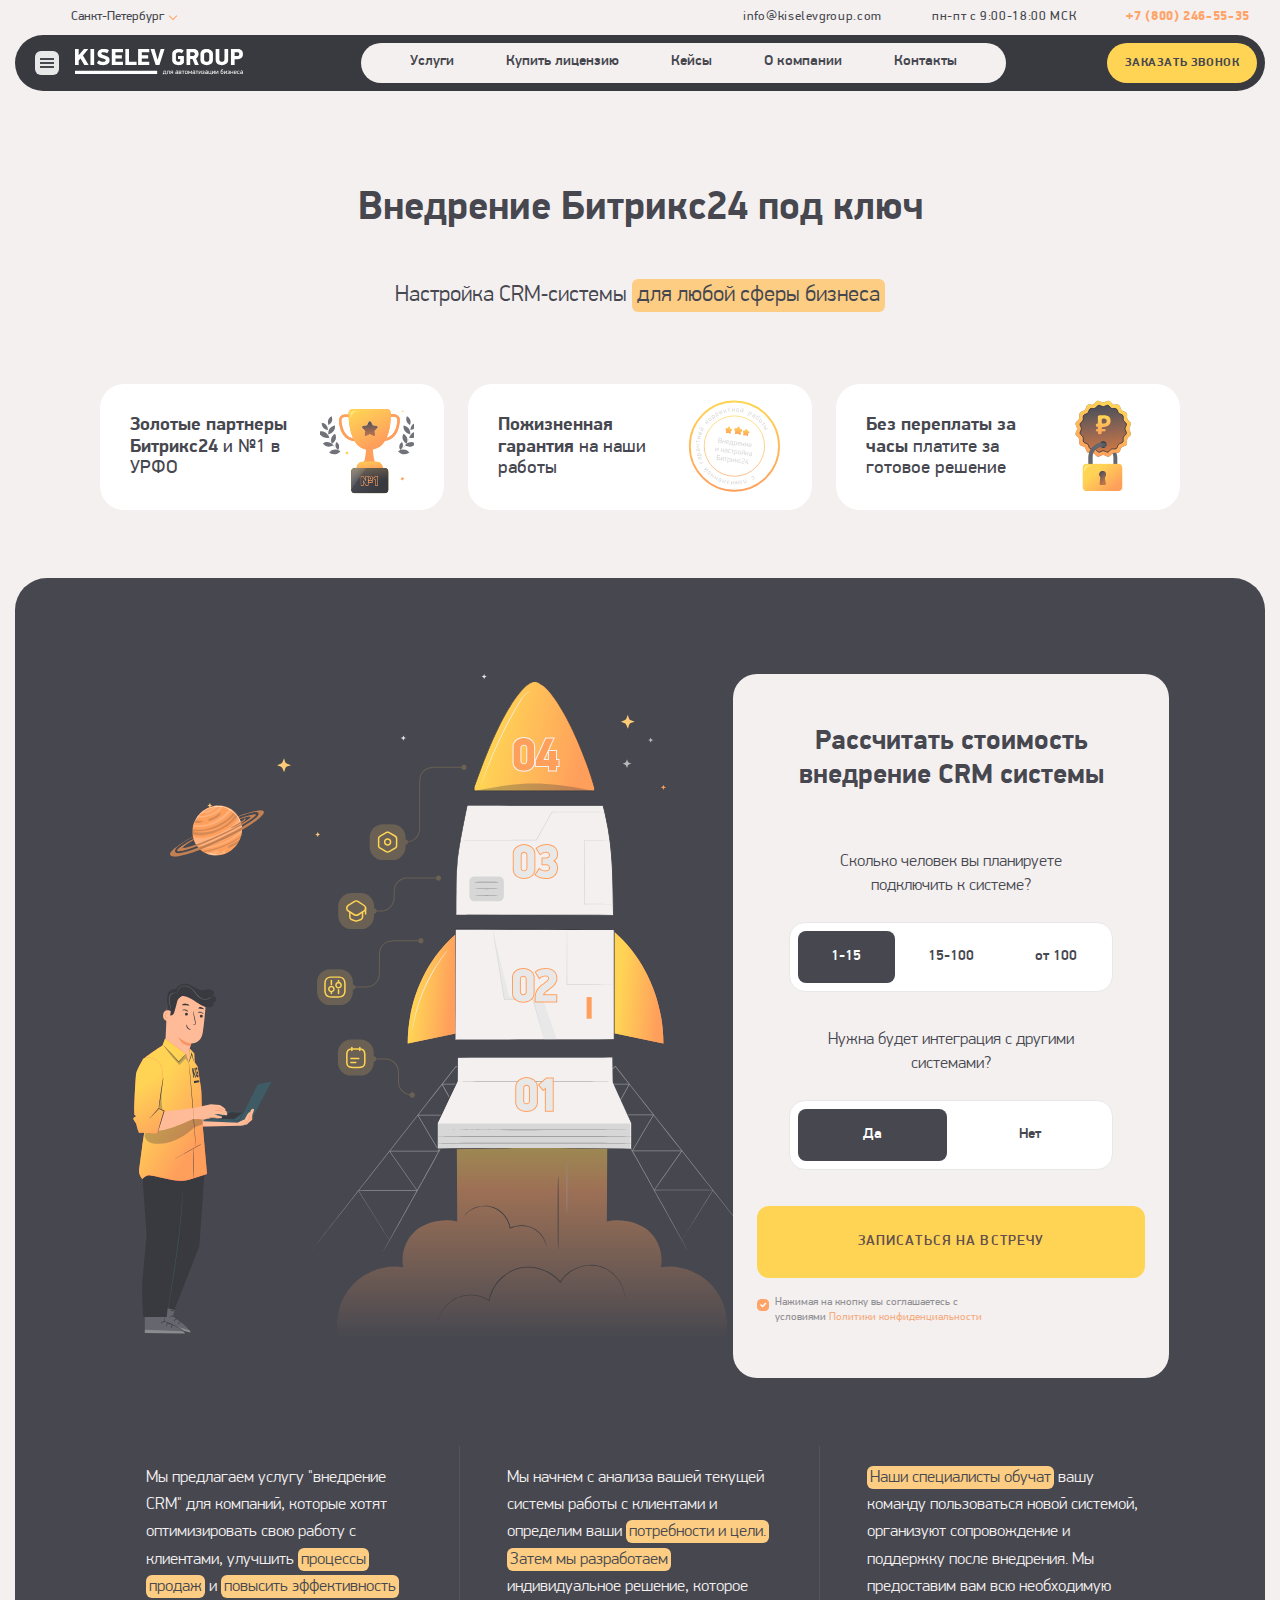
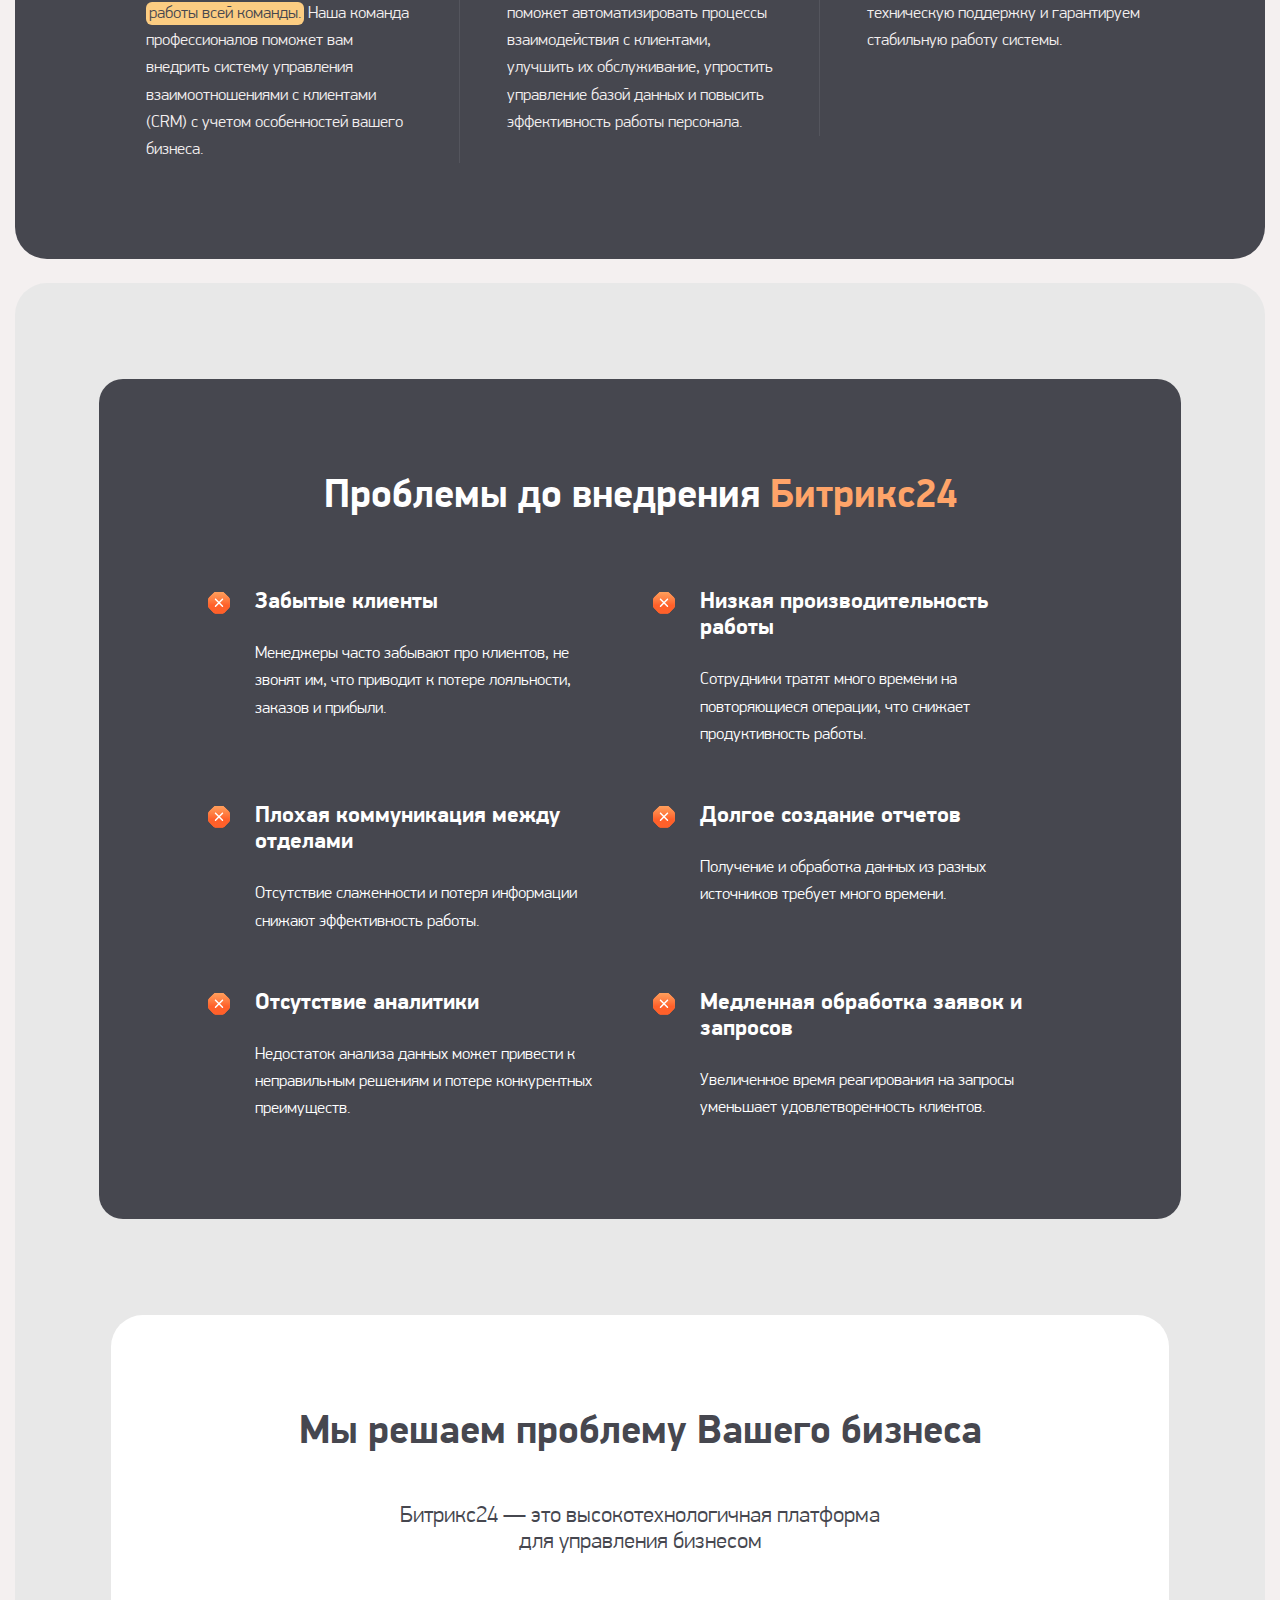
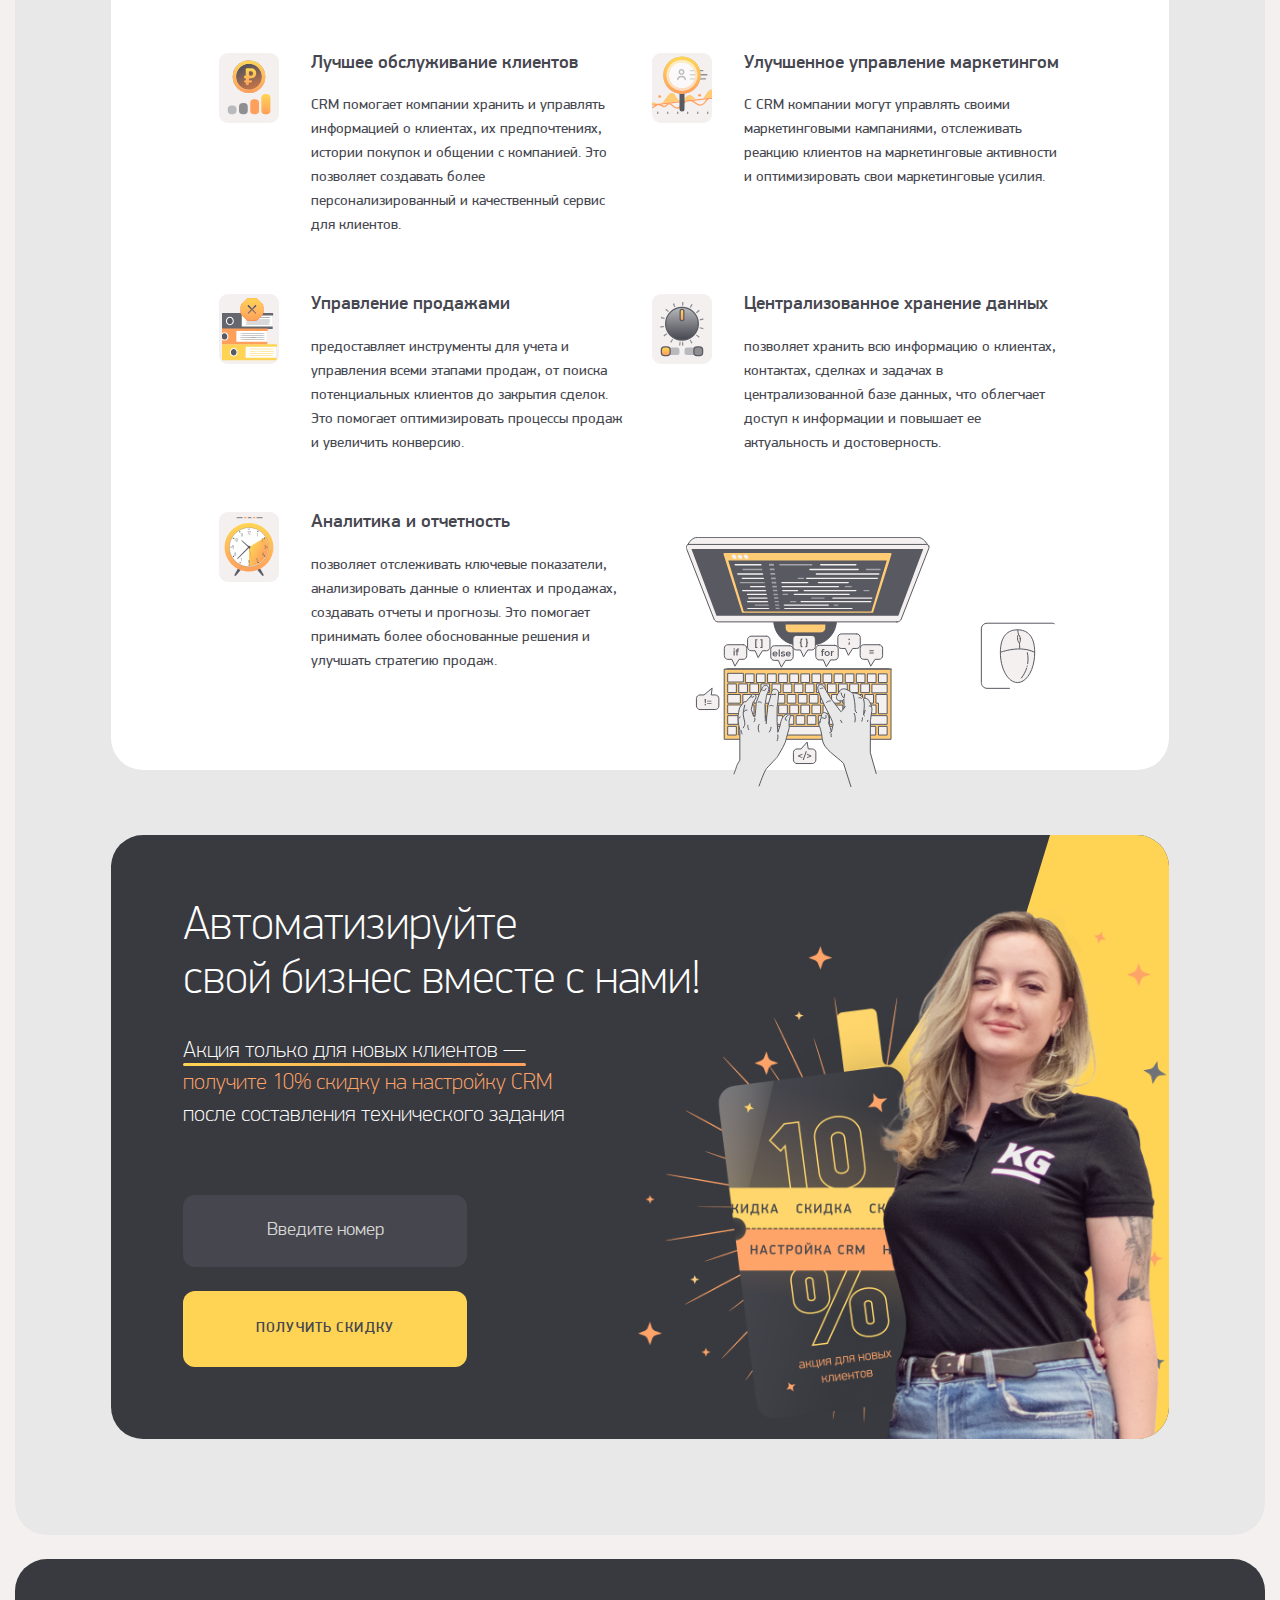
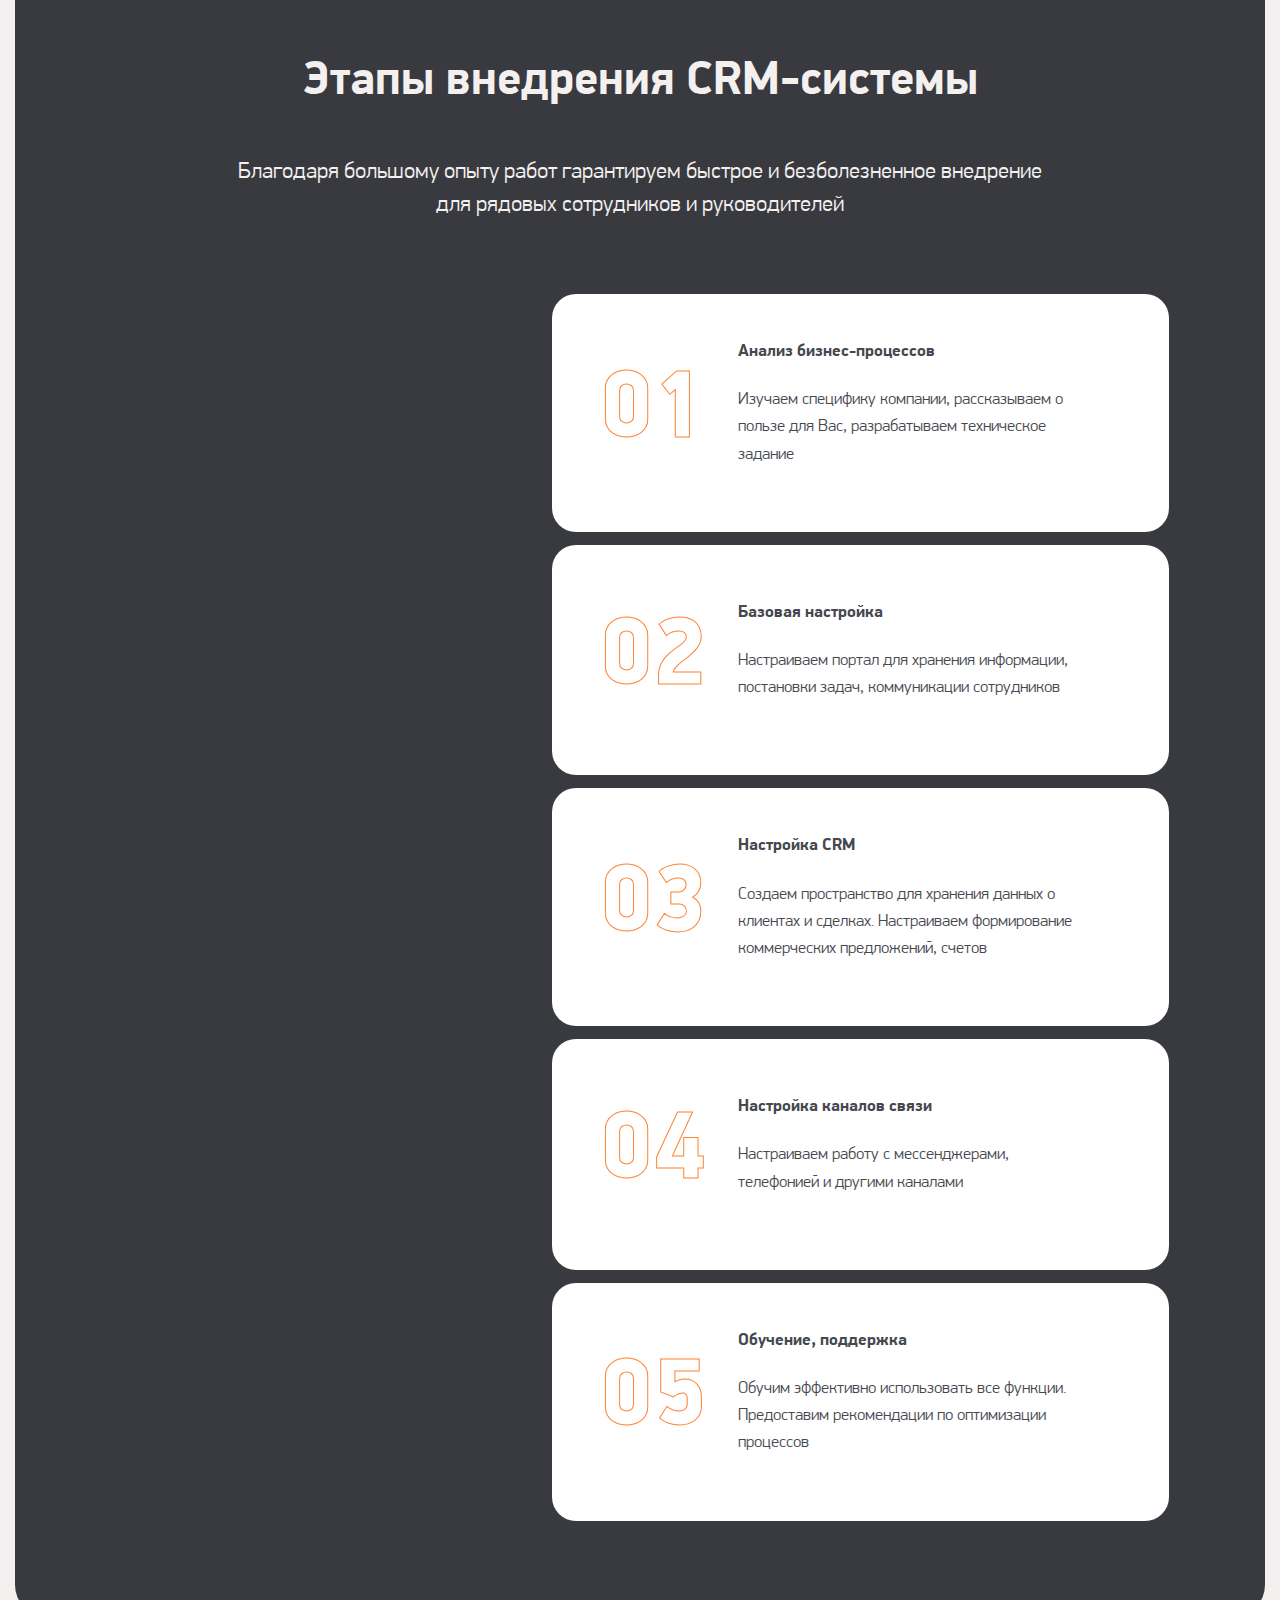
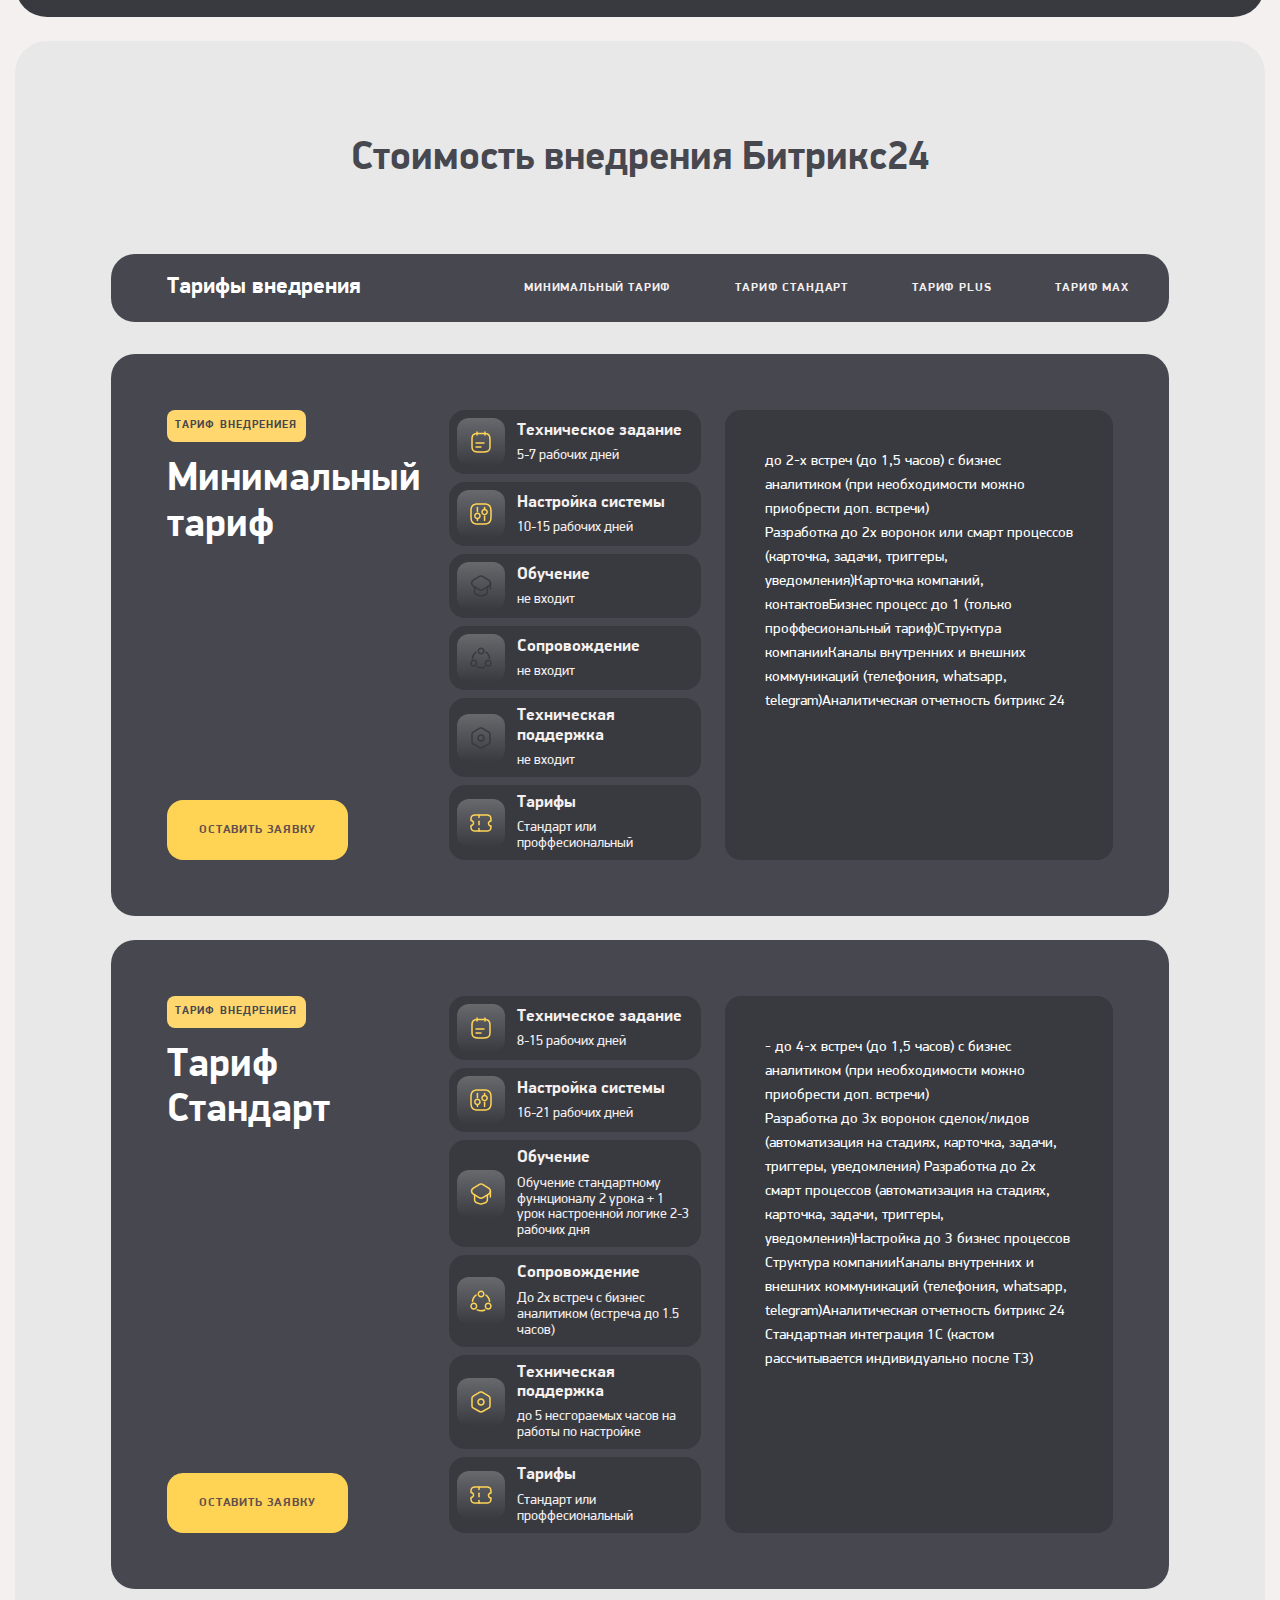
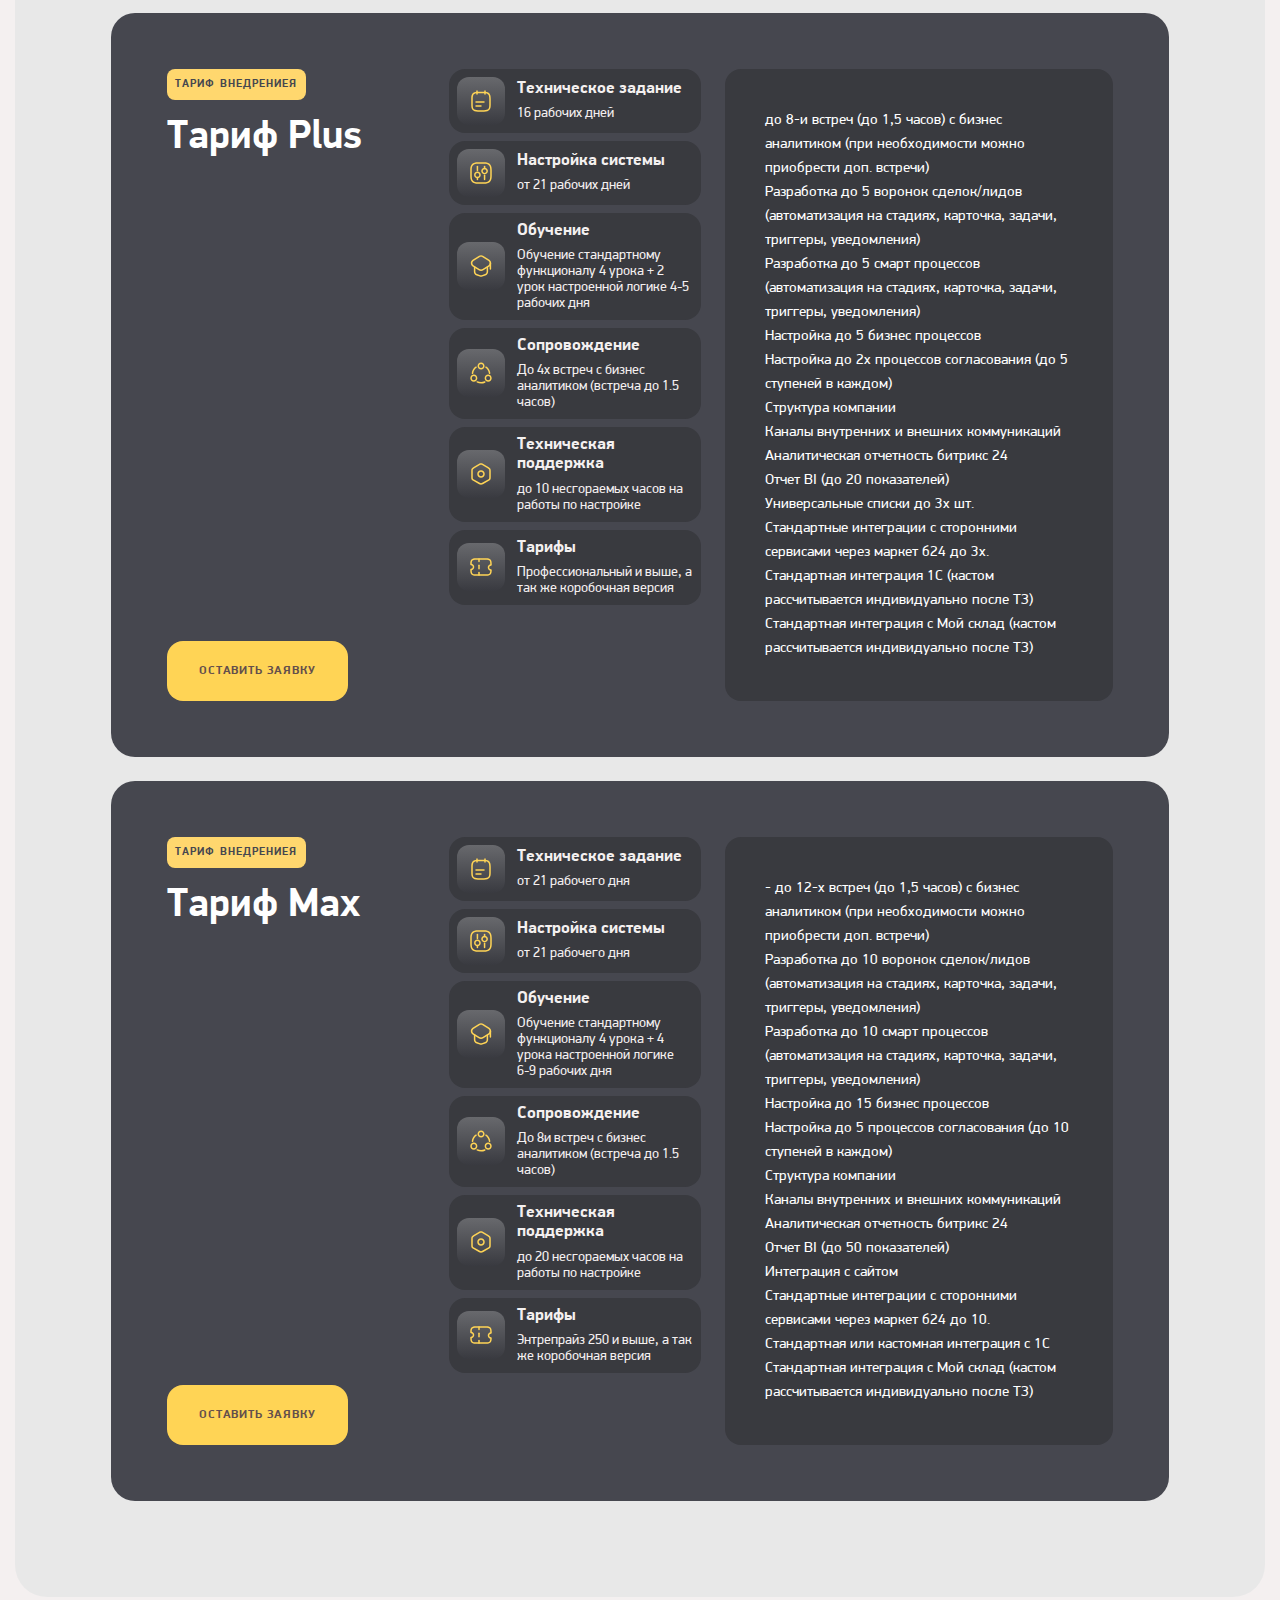
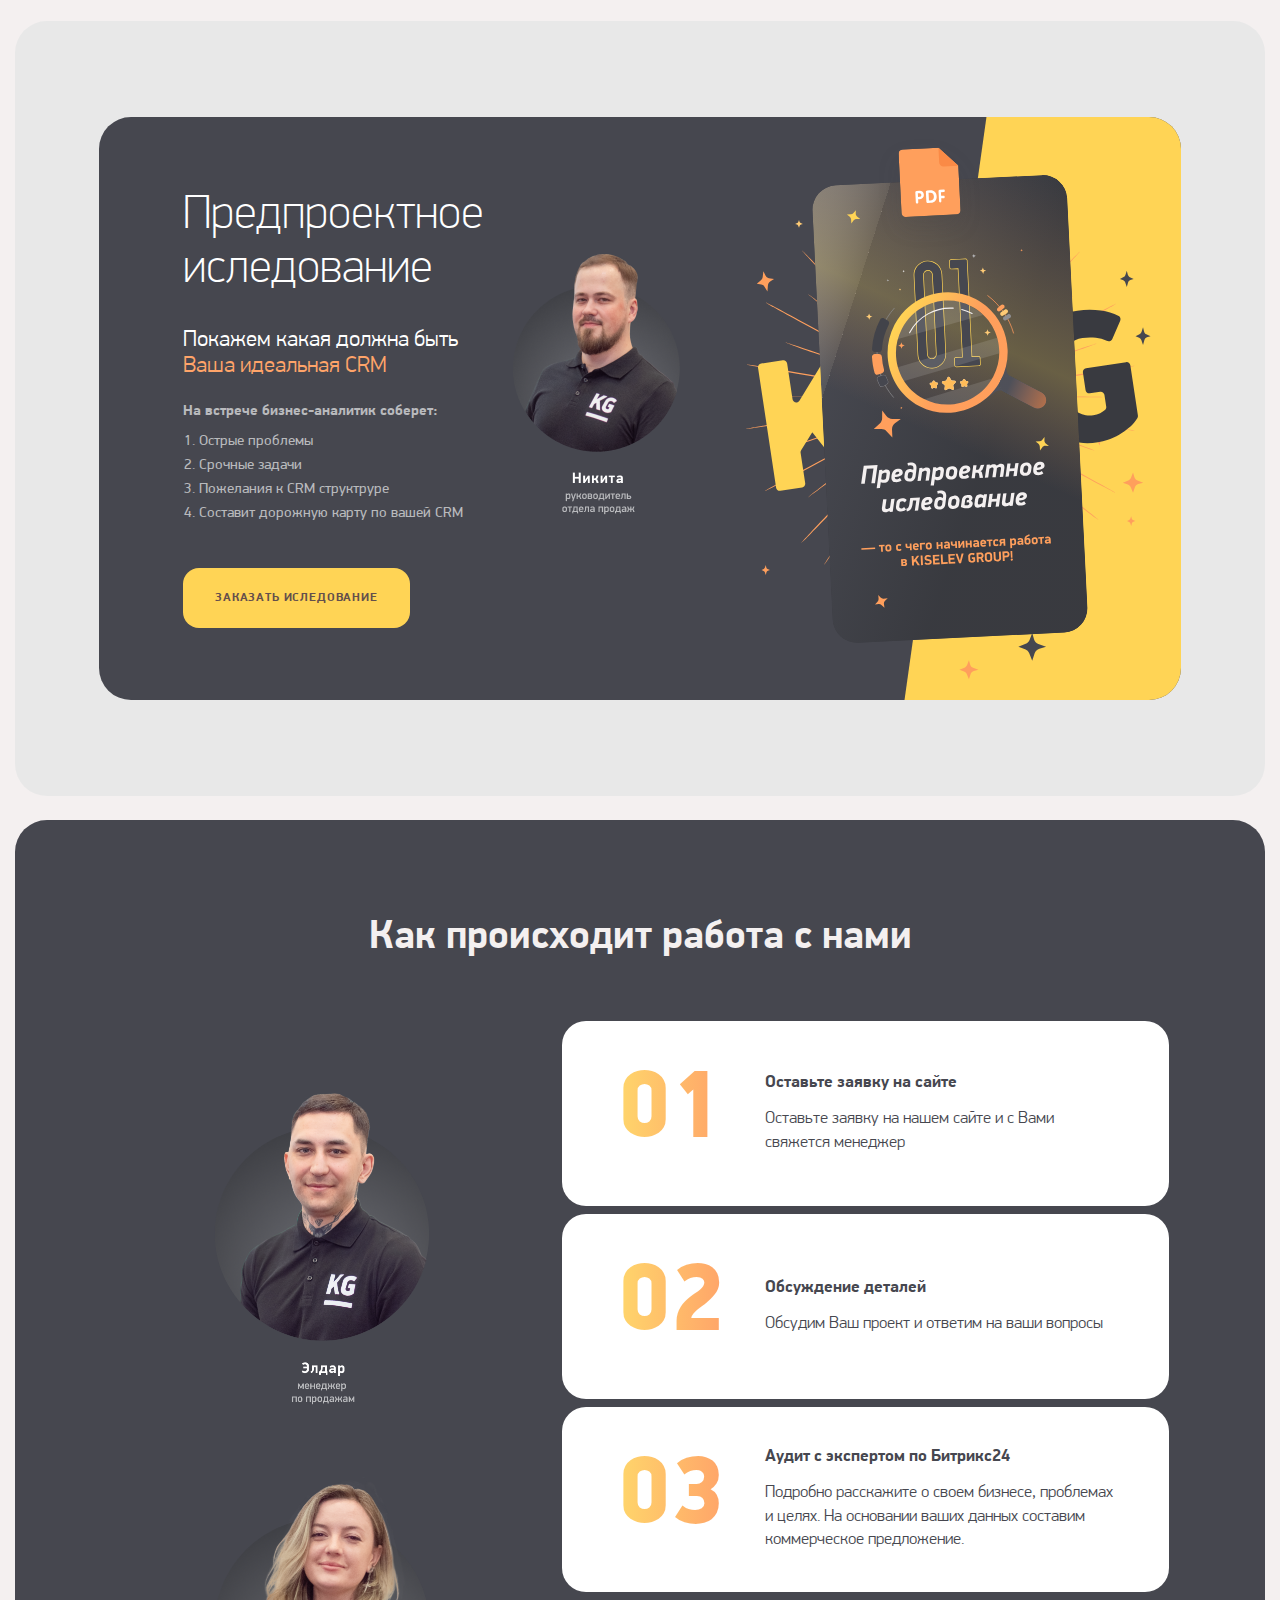
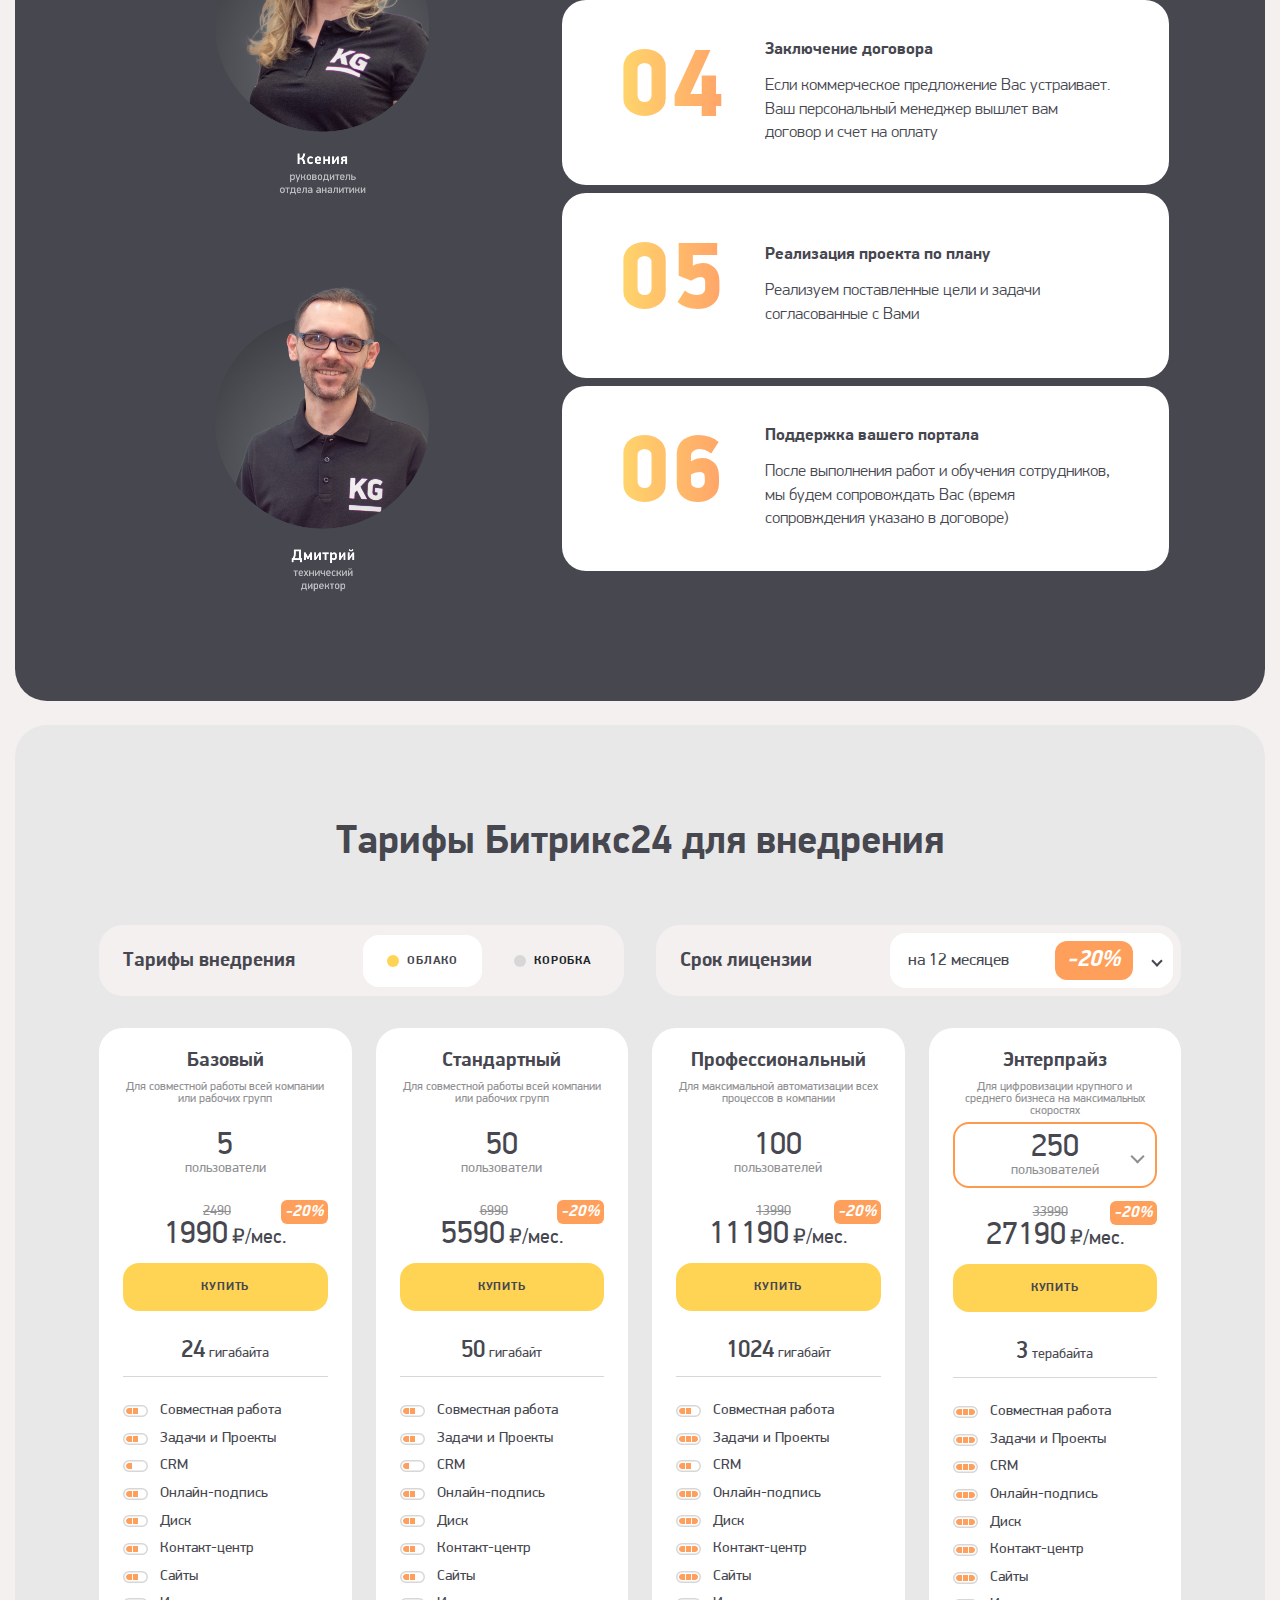
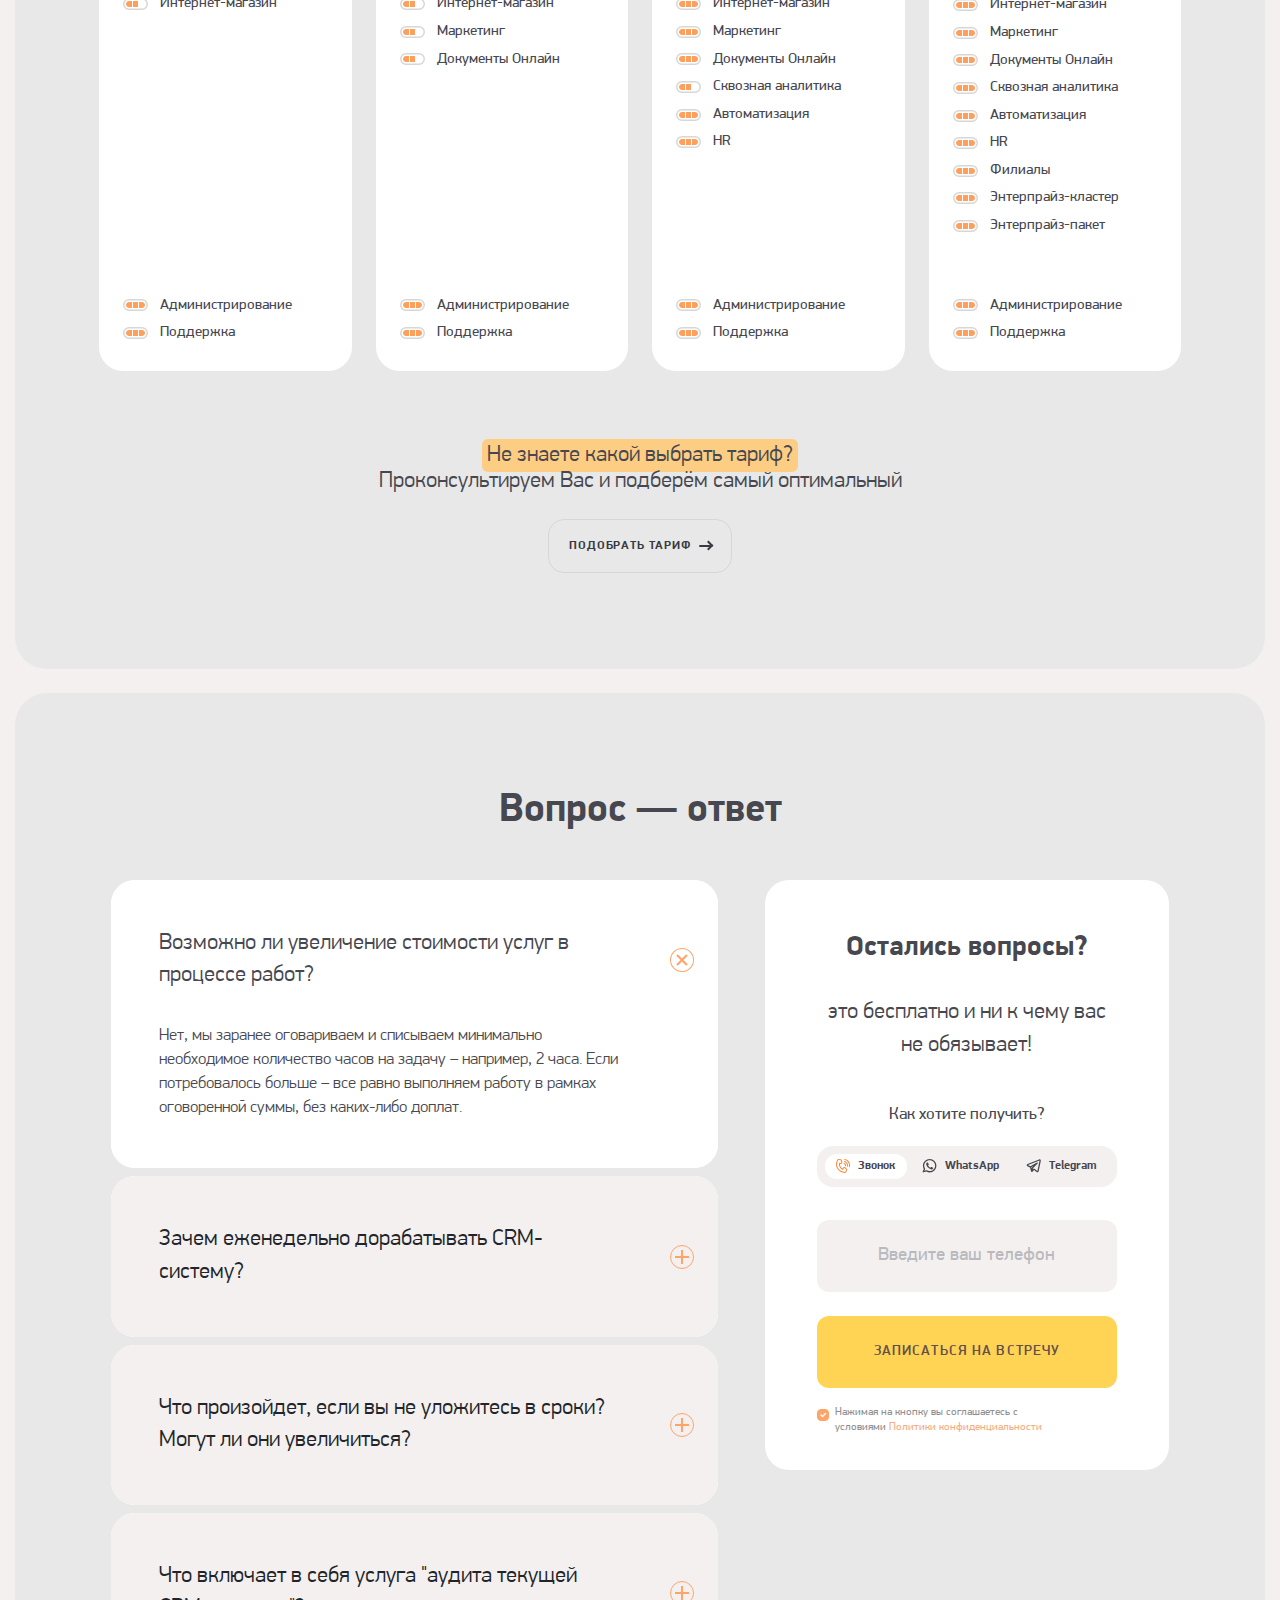
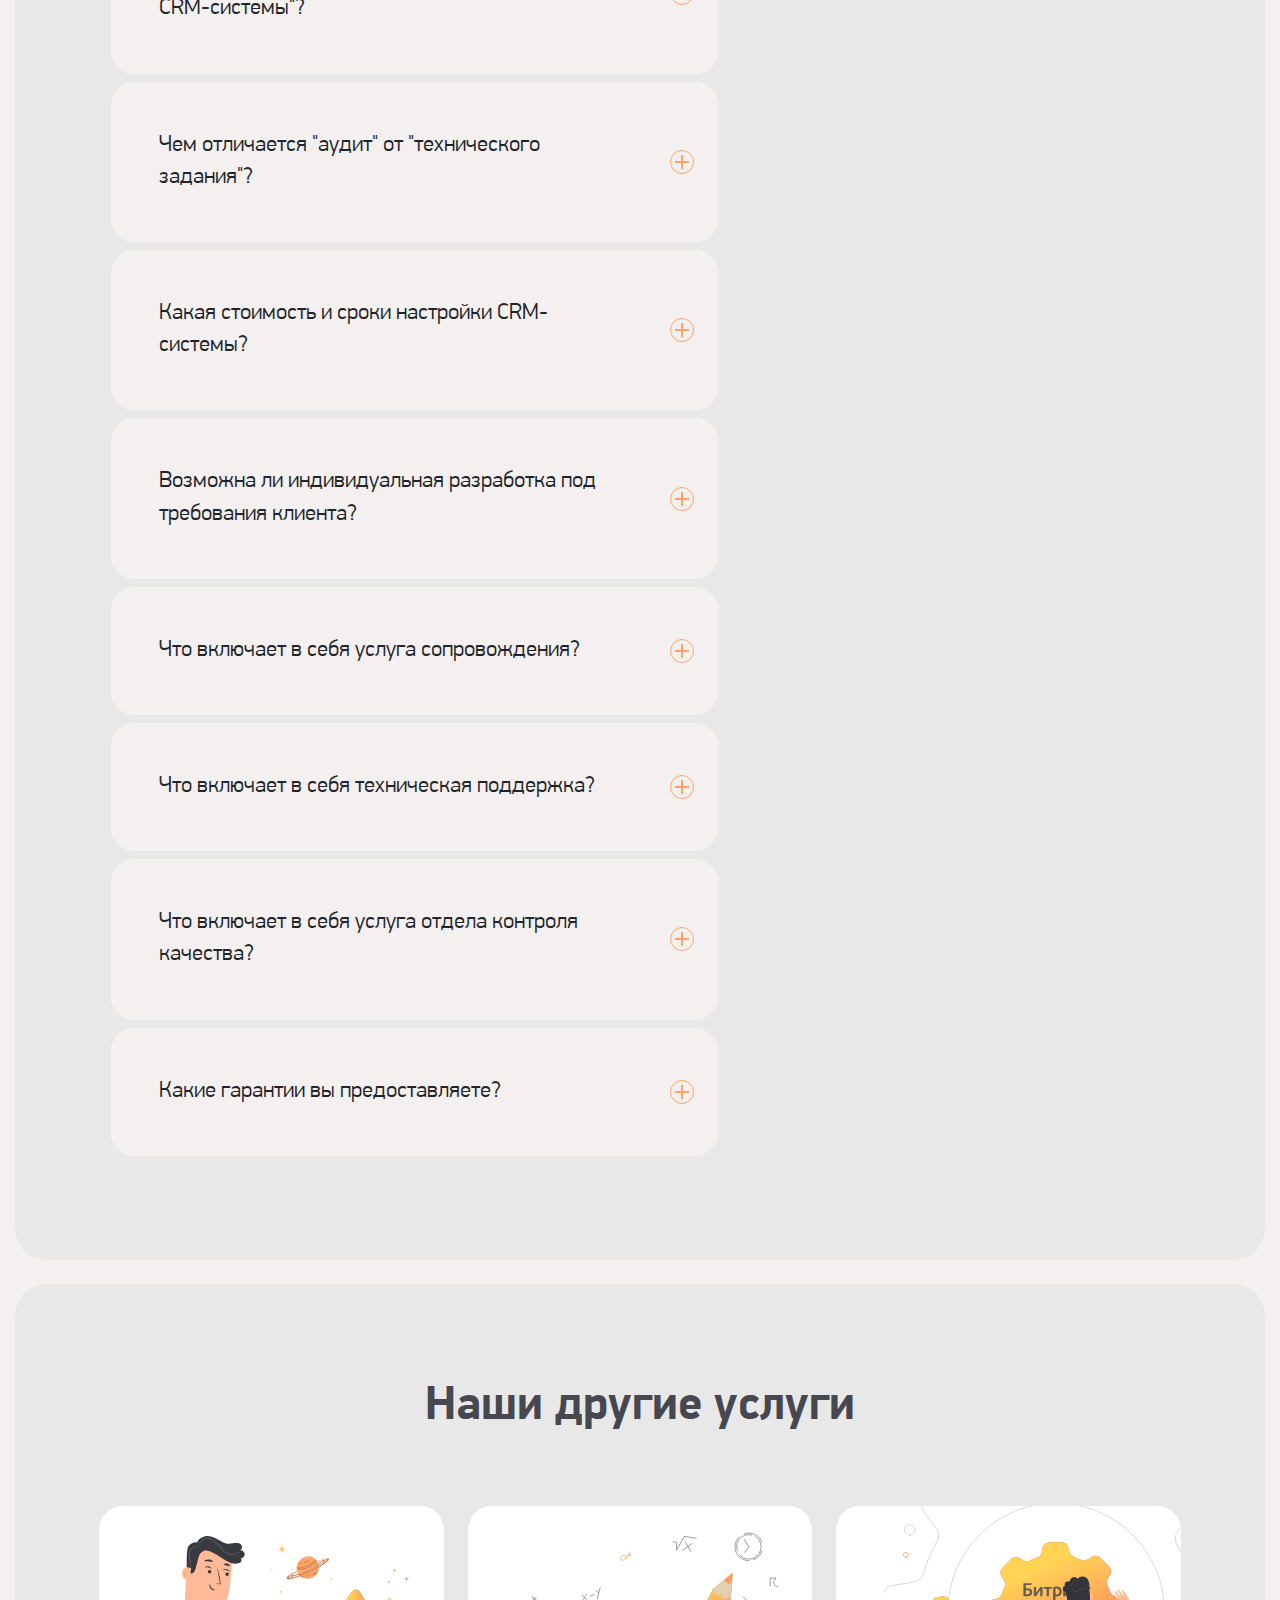
<file: integration-key.html>
<!DOCTYPE html>
<html lang="en">
	<head>
		<meta charset="UTF-8" />
		<meta name="viewport" content="width=device-width, initial-scale=1.0" />
		<meta name="theme-color" content="#ffd455" />
		<title>Document</title>
		<link rel="stylesheet" href="https://cdn.jsdelivr.net/npm/swiper@11/swiper-bundle.min.css" />
		<link href="https://cdn.jsdelivr.net/npm/bootstrap@5.3.3/dist/css/bootstrap.min.css" rel="stylesheet" integrity="sha384-QWTKZyjpPEjISv5WaRU9OFeRpok6YctnYmDr5pNlyT2bRjXh0JMhjY6hW+ALEwIH" crossorigin="anonymous">
		<link rel="stylesheet" href="css/style.min.css" />
	</head>
</html>

<body>
	<header class="header">
		<div class="header__top">
			<div class="container">
				<div class="header__top-inner">
					<div class="header__city-select" data-bs-toggle="modal" data-bs-target="#regionalityModal">
						<span class="text">Санкт-Петербург</span>
						<span class="icon"></span>
					</div>
					<ul class="header__contacts-list">
						<li class="header__contacts-item">
							<a href="mailto:info@kiselevgroup.com" class="header__contacts-link">info@kiselevgroup.com</a>
						</li>
						<li class="header__contacts-item">
							<p class="header__work-time">пн-пт с 9:00-18:00 МСК</p>
						</li>
						<li class="header__contacts-item">
							<a href="tel:+7 (800) 246-55-35" class="header__contacts-link">+7 (800) 246-55-35</a>
						</li>
					</ul>
				</div>
			</div>
		</div>
		<nav class="header__navbar navbar">
			<div class="container">
				<!-- container ===> justify-content-between -->
				<div class="header__navbar-inner">
					<div class="header__logo-inner">
						<button
							class="header__hamb navbar-toggler collapsed"
							type="button"
							data-bs-toggle="collapse"
							data-bs-target="#navbarToggleExternalContent"
							aria-controls="navbarToggleExternalContent"
							aria-expanded="false"
							aria-label="Переключатель навигации"
						>
							<span class="header__hamb-icon navbar-toggler-icon"></span>
						</button>
						<a class="header__logo-link navbar-brand" href="/">
							<img src="images/logo.svg" alt="kiselevgroup" class="header__logo-img" />
						</a>
					</div>
					<ul class="header__nav-list nav justify-content-center">
						<li class="header__nav-item nav-item">
							<a class="header__nav-link nav-link" href="#">Услуги</a>
						</li>
						<li class="header__nav-item nav-item">
							<a class="header__nav-link nav-link" href="#">Купить лицензию</a>
						</li>
						<li class="header__nav-item nav-item">
							<a class="header__nav-link nav-link" href="#">Кейсы</a>
						</li>
						<li class="header__nav-item nav-item">
							<a class="header__nav-link nav-link" href="#">О компании</a>
						</li>
						<li class="header__nav-item nav-item">
							<a class="header__nav-link nav-link" href="#">Контакты</a>
						</li>
					</ul>
					<div class="header__callback-inner">
						<button
							type="button"
							class="header__callback"
							type="button"
							data-bs-toggle="collapse"
							data-bs-target="#collapseForm"
							aria-expanded="false"
							aria-controls="collapseForm"
						>
							Заказать звонок
						</button>
						<div class="collapse header__collapse-form-inner" id="collapseForm">
							<form>
								<input
									type="tel"
									class="form-control header__form-control"
									id="exampleInputTel"
									aria-describedby="telHelp"
									placeholder="Введите телефон"
								/>
								<button type="submit" class="btn btn-primary header__form-submit">Заказать звонок</button>
								<div class="form-check header__form-check">
									<input type="checkbox" class="form-check-input header__form-check-input" id="exampleCheck1" checked />
									<label class="form-check-label header__form-check-label" for="exampleCheck1"
										>Нажимая на кнопку вы соглашаетесь с условиями <a href="#"> Политики конфиденциальности </a></label
									>
								</div>
							</form>
						</div>
					</div>
				</div>
				<div class="header__offcanvas collapse" id="navbarToggleExternalContent">
					<div class="header__offcanvas-body offcanvas-body row justify-content-between">
						<div class="col-lg-6 col-md-8 row">
							<div class="col-md-4 dropdown">
								<h3 class="header__offcanvas-list-title">Внедрение</h3>
								<ul class="header__offcanvas-list">
									<li class="header__offcanvas-item">
										<a href="#">Техническое задание </a>
									</li>
									<li class="header__offcanvas-item">
										<a href="#">Настройка</a>
									</li>
									<li class="header__offcanvas-item">
										<a href="#">Обучение</a>
									</li>
									<li class="header__offcanvas-item">
										<a href="#">Сопровождение</a>
									</li>
									<li class="header__offcanvas-item">
										<a href="#">Техподдержка</a>
									</li>
								</ul>
							</div>
							<div class="col-md-4 dropdown">
								<h3 class="header__offcanvas-list-title">Интеграция</h3>
								<ul class="header__offcanvas-list">
									<li class="header__offcanvas-item">
										<a href="#">1С - двухсторонний</a>
									</li>
									<li class="header__offcanvas-item">
										<a href="#">Телефония</a>
									</li>
									<li class="header__offcanvas-item">
										<a href="#">Сайт</a>
									</li>
									<li class="header__offcanvas-item">
										<a href="#">Соц.сети</a>
									</li>
									<li class="header__offcanvas-item">
										<a href="#">Мессенджеры</a>
									</li>
									<li class="header__offcanvas-item">
										<a href="#">Почта</a>
									</li>
								</ul>
							</div>
							<div class="col-md-4 dropdown">
								<h3 class="header__offcanvas-list-title">Доработка</h3>
								<ul class="header__offcanvas-list">
									<li class="header__offcanvas-item">
										<a href="#">Аудит</a>
									</li>
									<li class="header__offcanvas-item">
										<a href="#">BI-Аналитика</a>
									</li>
									<li class="header__offcanvas-item">
										<a href="#">Отдел Контроль Качества</a>
									</li>
								</ul>
							</div>
							<div class="col-lg-6 col-12 dropdown d-block d-md-none">
								<h3 class="header__offcanvas-list-title">Купить лицензию</h3>
								<ul class="header__offcanvas-list">
									<li class="header__offcanvas-item">
										<a href="#">Облако</a>
									</li>
									<li class="header__offcanvas-item">
										<a href="#">Корпоративный портал</a>
									</li>
									<li class="header__offcanvas-item">
										<a href="#">Маркет Плюс</a>
									</li>
									<li class="header__offcanvas-item">
										<a href="#">Энтерпрайз</a>
									</li>
								</ul>
								<ul class="header__offcanvas-list">
									<li class="header__offcanvas-item">
										<a href="#">
											<b>Готовые решения</b>
										</a>
									</li>
									<li class="header__offcanvas-item">
										<a href="#">
											<b>Кейсы</b>
										</a>
									</li>
									<li class="header__offcanvas-item">
										<a href="#">
											<b>О компании</b>
										</a>
									</li>
									<li class="header__offcanvas-item">
										<a href="#">
											<b>Контакты</b>
										</a>
									</li>
								</ul>
							</div>
							<div class="col">
								<a href="mailto:info@kiselevgroup.com" class="header__mail-link">info@kiselevgroup.com</a>
								<a href="tel:+7 343 247-24-20" class="header__phone-link">+7 343 247-24-20</a>
								<ul class="header__offcanvas-social-list">
									<li class="header__offcanvas-social-item">
										<a href="#" class="header__offcanvas-social-link youtube">
											<svg width="22" height="16" viewBox="0 0 22 16" fill="none" xmlns="http://www.w3.org/2000/svg">
												<path
													fill-rule="evenodd"
													clip-rule="evenodd"
													d="M2.26054 15.049C1.86827 14.9329 1.51036 14.7265 1.217 14.447C0.923646 14.1676 0.70345 13.8234 0.574994 13.4434C-0.159032 11.4796 -0.376522 3.27912 1.03716 1.66026C1.50766 1.13364 2.17194 0.809406 2.88582 0.757947C6.67829 0.359867 18.3955 0.412945 19.7412 0.89064C20.1197 1.01051 20.4655 1.21244 20.7527 1.48131C21.0399 1.75018 21.2611 2.079 21.3996 2.44315C22.2016 4.47336 22.2288 11.8511 21.2909 13.8017C21.0421 14.3094 20.6255 14.7207 20.1083 14.9694C18.6946 15.6594 4.13638 15.6461 2.26054 15.049ZM8.28227 11.2009L15.0788 7.75088L8.28227 4.27432V11.2009Z"
													fill="currentColor"
												/>
											</svg>
										</a>
									</li>
									<li class="header__offcanvas-social-item">
										<a href="#" class="header__offcanvas-social-link vk">
											<svg width="22" height="14" viewBox="0 0 22 14" fill="none" xmlns="http://www.w3.org/2000/svg">
												<path
													d="M11.9845 13.9961C4.46791 13.9961 0.180592 8.74084 0.00195312 -0.00390625H3.7671C3.89077 6.41451 6.66654 9.13323 8.86517 9.69379V-0.00390625H12.4105V5.53163C14.5816 5.29339 16.8627 2.77087 17.6322 -0.00390625H21.1775C20.8875 1.43517 20.3095 2.79775 19.4796 3.99859C18.6496 5.19944 17.5857 6.21273 16.3542 6.97507C17.7288 7.67165 18.9429 8.65759 19.9165 9.86784C20.89 11.0781 21.6008 12.4851 22.002 13.9961H18.0994C17.7393 12.6837 17.0073 11.5089 15.9953 10.6189C14.9833 9.72893 13.7363 9.16337 12.4105 8.99309V13.9961H11.9845Z"
													fill="currentColor"
												/>
											</svg>
										</a>
									</li>
									<li class="header__offcanvas-social-item">
										<a href="#" class="header__offcanvas-social-link wa">
											<svg width="21" height="21" viewBox="0 0 21 21" fill="none" xmlns="http://www.w3.org/2000/svg">
												<path
													d="M17.9268 3.05469C15.9512 1.08594 13.3171 -0.0078125 10.5366 -0.0078125C4.75609 -0.0078125 0.0731696 4.65885 0.0731696 10.4193C0.0731696 12.2422 0.585366 14.0651 1.46341 15.5963L0 20.9922L5.56098 19.5338C7.09756 20.3359 8.78048 20.7734 10.5366 20.7734C16.3171 20.7734 21 16.1068 21 10.3464C20.9268 7.64844 19.9024 5.02344 17.9268 3.05469ZM15.5854 14.138C15.3658 14.7213 14.3415 15.3047 13.8293 15.3776C13.3902 15.4505 12.8049 15.4505 12.2195 15.3047C11.8537 15.1588 11.3415 15.013 10.7561 14.7214C8.12195 13.6276 6.43902 11.0026 6.29268 10.7839C6.14634 10.638 5.19512 9.39843 5.19512 8.08593C5.19512 6.77343 5.85366 6.1901 6.07317 5.89843C6.29268 5.60677 6.58536 5.60677 6.80487 5.60677C6.95122 5.60677 7.17073 5.60677 7.31707 5.60677C7.46341 5.60677 7.68292 5.53385 7.90244 6.04427C8.12195 6.55469 8.63414 7.86718 8.70731 7.9401C8.78048 8.08593 8.78048 8.23177 8.70731 8.3776C8.63414 8.52343 8.56097 8.66927 8.41463 8.8151C8.26829 8.96093 8.12195 9.17968 8.04877 9.2526C7.90243 9.39843 7.75609 9.54427 7.90244 9.76302C8.04878 10.0547 8.56097 10.8568 9.36585 11.5859C10.3902 12.4609 11.1951 12.7526 11.4878 12.8984C11.7805 13.0443 11.9268 12.9713 12.0732 12.8255C12.2195 12.6797 12.7317 12.0964 12.878 11.8047C13.0244 11.513 13.2439 11.5859 13.4634 11.6589C13.6829 11.7318 15 12.388 15.2195 12.5339C15.5122 12.6797 15.6585 12.7526 15.7317 12.8255C15.8049 13.0443 15.8049 13.5547 15.5854 14.138Z"
													fill="currentColor"
												/>
											</svg>
										</a>
									</li>
									<li class="header__offcanvas-social-item">
										<a href="#" class="header__offcanvas-social-link tg">
											<svg width="19" height="17" viewBox="0 0 19 17" fill="none" xmlns="http://www.w3.org/2000/svg">
												<path
													d="M19 0.594413L15.9946 16.2845C15.9946 16.2845 15.5741 17.3723 14.4189 16.8506L7.48457 11.3448L7.45242 11.3285C8.38909 10.4576 15.6524 3.69485 15.9698 3.38831C16.4613 2.91355 16.1562 2.63092 15.5856 2.98955L4.85679 10.0452L0.717638 8.60296C0.717638 8.60296 0.0662573 8.36302 0.00359284 7.8413C-0.0598961 7.31872 0.739076 7.03609 0.739076 7.03609L17.6131 0.181135C17.6131 0.181135 19 -0.449883 19 0.594413Z"
													fill="currentColor"
												/>
											</svg>
										</a>
									</li>
								</ul>
							</div>
						</div>
						<div class="col-lg-6 col-md-4 row d-md-flex d-none">
							<div class="col-lg-6 col-12 dropdown">
								<h3 class="header__offcanvas-list-title">Купить лицензию</h3>
								<ul class="header__offcanvas-list">
									<li class="header__offcanvas-item">
										<a href="#">Облако</a>
									</li>
									<li class="header__offcanvas-item">
										<a href="#">Корпоративный портал</a>
									</li>
									<li class="header__offcanvas-item">
										<a href="#">Маркет Плюс</a>
									</li>
									<li class="header__offcanvas-item">
										<a href="#">Энтерпрайз</a>
									</li>
								</ul>
								<ul class="header__offcanvas-list">
									<li class="header__offcanvas-item">
										<a href="#">
											<b>Готовые решения</b>
										</a>
									</li>
									<li class="header__offcanvas-item">
										<a href="#">
											<b>Кейсы</b>
										</a>
									</li>
									<li class="header__offcanvas-item">
										<a href="#">
											<b>О компании</b>
										</a>
									</li>
									<li class="header__offcanvas-item">
										<a href="#">
											<b>Контакты</b>
										</a>
									</li>
								</ul>
							</div>
							<div class="col-6 d-lg-block d-none">
								<div class="header__offcanvas-prev">
									<img class="header__offcanvas-img" src="images/offcanvas-prev-1.png" alt="Акция" />
								</div>
							</div>
						</div>
					</div>
				</div>
			</div>
		</nav>
	</header>
</body>


<main>

	<section class="service-hero">

		<div class="container">

			<h1 class="service-hero__title title">Внедрение Битрикс24 под ключ</h1>

			<p class="service-hero__descr">Настройка CRM‑системы <span class="yellow-bg">для любой сферы бизнеса</span></p>

			<div class="adv__card-wrapper row">

				<div class="adv__card col-lg col-md-5">

					<p class="adv__card-text"><b>Золотые партнеры Битрикс24</b> и №1 в УРФО</p>

					<img class="adv__card-img" src="images/hero-adv-1.svg" alt="Кубок" />

				</div>

				<div class="adv__card col-lg col-md-5">

					<p class="adv__card-text"><b>Пожизненная гарантия</b> на наши работы</p>

					<img class="adv__card-img" src="images/hero-adv-2.svg" alt="Штамп" />

				</div>

				<div class="adv__card col-lg col-md-5">

					<p class="adv__card-text"><b>Без переплаты за часы</b> платите за готовое решение</p>

					<img class="adv__card-img" src="images/hero-adv-3.svg" alt="Замок" />

				</div>

			</div>

		</div>

	</section> 

	<section class="setting-calculate mb-24 mobile-dark-section">

		<div class="container">

			<div class="calculate__inner">

				<div class="calculate__form-row">

					<img src="images/setting/calculate-form-bg.svg" alt="" />

					<div class="calculate__form-wrapper">

						<h3 class="calculate__form-title">Рассчитать стоимость внедрение CRM системы</h3>

						<form class="form">

							<p class="form__check-question">Сколько человек вы планируете подключить к системе?</p>

							<div class="form__check-wrapper">

								<input type="radio" class="form__calculate-check btn-check" name="peopleCount" id="option1" autocomplete="off" value='1-15' checked />

								<label class="form__calculate-btn" for="option1">1-15</label>

						

								<input type="radio" class="form__calculate-check btn-check" name="peopleCount" id="option2" autocomplete="off" value='15-100' />

								<label class="form__calculate-btn" for="option2">15-100</label>

						

								<input type="radio" class="form__calculate-check btn-check" name="peopleCount" id="option3" autocomplete="off"  value='от 100'/>

								<label class="form__calculate-btn" for="option3">от 100</label>

							</div>

							<p class="form__check-question">Нужна будет интеграция с другими системами?</p>

							<div class="form__check-wrapper">

								<input type="radio" class="form__calculate-check btn-check" name="sistemIntegration" id="option4" autocomplete="off" checked />

								<label class="form__calculate-btn" for="option4">Да</label>

						

								<input type="radio" class="form__calculate-check btn-check" name="sistemIntegration" id="option5" autocomplete="off" />

								<label class="form__calculate-btn" for="option5">Нет</label>

							</div>

							<button type="submit" class="form__submit-button">Записаться на встречу</button>

							<div class="form__input-wrapper form__policy-wrapper">

								<label class="form__policy">

									<input type="checkbox" class="form__check form-check-input" checked />

									<p class="form__policy-text">

										Нажимая на кнопку вы соглашаетесь с условиями <a href="#">Политики конфиденциальности</a>

									</p>

								</label>

							</div>

						</form>

						

					</div>

				</div>

				<div class="calculate__text-row row">

					<div class="calculate__text-wrapper col-lg">

						<p class="calculate__text">

							Мы предлагаем услугу "внедрение CRM" для компаний, которые хотят оптимизировать свою работу с клиентами, улучшить <span class="yellow-bg">процессы</span> <span class="yellow-bg">продаж</span> и <span class="yellow-bg">повысить эффективность</span> <span class="yellow-bg">работы всей команды.</span> Наша команда профессионалов поможет вам внедрить систему управления взаимоотношениями с клиентами (CRM) с учетом особенностей вашего бизнеса.

						</p>

					</div>

					<div class="calculate__text-wrapper col-lg">

						<p class="calculate__text">

							Мы начнем с анализа вашей текущей системы работы с клиентами и определим ваши <span class="yellow-bg">потребности и цели.</span> <span class="yellow-bg">Затем мы разработаем</span> индивидуальное решение, которое поможет автоматизировать процессы взаимодействия с клиентами, улучшить их обслуживание, упростить управление базой данных и повысить эффективность работы персонала.

						</p>

					</div>

					<div class="calculate__text-wrapper col-lg">

						<p class="calculate__text">

							<span class="yellow-bg">Наши специалисты обучат</span> вашу команду пользоваться новой системой, организуют сопровождение и поддержку после внедрения. Мы предоставим вам всю необходимую техническую поддержку и гарантируем стабильную работу системы.

						</p>

					</div>

				</div>

			</div>

		</div>

	</section>

	<section class="integration-problem mb-24 mobile-light-section">

		<div class="container">

			<div class="integration-problem__inner light-inner">

				<div class="integration-problem__list-wrapper row">

					<h2 class="integration-problem__title title">Проблемы до внедрения <span class="orange">Битрикс24</span></h2>

					<div class="integration-problem__item col-md-6">

						<span class="icon problem-icon"></span>

						<div class="integration-problem__text-wrapper">

							<h3 class="integration-problem__subtitle">Забытые клиенты</h3>

							<p class="integration-problem__text">Менеджеры часто забывают про клиентов, не звонят им, что приводит к потере лояльности, заказов и прибыли. </p>

						</div>

					</div>

					<div class="integration-problem__item col-md-6">

						<span class="icon problem-icon"></span>

						<div class="integration-problem__text-wrapper">

							<h3 class="integration-problem__subtitle">Низкая производительность работы</h3>

							<p class="integration-problem__text">Сотрудники тратят много времени на повторяющиеся операции, что снижает продуктивность работы.</p>

						</div>

					</div>

					<div class="integration-problem__item col-md-6">

						<span class="icon problem-icon"></span>

						<div class="integration-problem__text-wrapper">

							<h3 class="integration-problem__subtitle">Плохая коммуникация между отделами</h3>

							<p class="integration-problem__text">Отсутствие слаженности и потеря информации снижают эффективность работы.</p>

						</div>

					</div>

					<div class="integration-problem__item col-md-6">

						<span class="icon problem-icon"></span>

						<div class="integration-problem__text-wrapper">

							<h3 class="integration-problem__subtitle">Долгое создание отчетов</h3>

							<p class="integration-problem__text">Получение и обработка данных из разных источников требует много времени.</p>

						</div>

					</div>

					<div class="integration-problem__item col-md-6">

						<span class="icon problem-icon"></span>

						<div class="integration-problem__text-wrapper">

							<h3 class="integration-problem__subtitle">Отсутствие аналитики </h3>

							<p class="integration-problem__text">Недостаток анализа данных может привести к неправильным решениям и потере конкурентных преимуществ.</p>

						</div>

					</div>

					<div class="integration-problem__item col-md-6">

						<span class="icon problem-icon"></span>

						<div class="integration-problem__text-wrapper">

							<h3 class="integration-problem__subtitle">Медленная обработка заявок и запросов</h3>

							<p class="integration-problem__text">Увеличенное время реагирования на запросы уменьшает удовлетворенность клиентов.</p>

						</div>

					</div>

				</div>

				<div class="integration-problem__decision row">

					<h2 class="integration-problem__decision-title title">Мы решаем проблему Вашего бизнеса</h2>

					<p class="integration-problem__decision-description">

						Битрикс24 — это высокотехнологичная платформа для управления бизнесом

					</p>

					<div class="integration-problem__item col-lg-6">

						<div class="prev-icon icon-size-70 money-icon"></div>

						<div class="integration-problem__text-wrapper">

							<h3 class="integration-problem__subtitle">Лучшее обслуживание клиентов</h3>

							<p class="integration-problem__text">CRM помогает компании хранить и управлять информацией о клиентах, их предпочтениях, истории покупок и общении с компанией. Это позволяет создавать более персонализированный и качественный сервис для клиентов.</p>

						</div>

					</div>

					<div class="integration-problem__item col-lg-6">

						<div class="prev-icon icon-size-70 audit-icon"></div>

						<div class="integration-problem__text-wrapper">

							<h3 class="integration-problem__subtitle">Улучшенное управление маркетингом</h3>

							<p class="integration-problem__text">С CRM компании могут управлять своими маркетинговыми кампаниями, отслеживать реакцию клиентов на маркетинговые активности и оптимизировать свои маркетинговые усилия.</p>

						</div>

					</div>

					<div class="integration-problem__item col-lg-6">

						<div class="prev-icon icon-size-70 book-icon"></div>

						<div class="integration-problem__text-wrapper">

							<h3 class="integration-problem__subtitle">Управление продажами</h3>

							<p class="integration-problem__text">предоставляет инструменты для учета и управления всеми этапами продаж, от поиска потенциальных клиентов до закрытия сделок. Это помогает оптимизировать процессы продаж и увеличить конверсию.</p>

						</div>

					</div>

					<div class="integration-problem__item col-lg-6">

						<div class="prev-icon icon-size-70  volume-icon"></div>

						<div class="integration-problem__text-wrapper">

							<h3 class="integration-problem__subtitle">Централизованное хранение данных</h3>

							<p class="integration-problem__text">позволяет хранить всю информацию о клиентах, контактах, сделках и задачах в централизованной базе данных, что облегчает доступ к информации и повышает ее актуальность и достоверность.</p>

						</div>

					</div>

					<div class="integration-problem__item col-lg-6">

						<div class="prev-icon icon-size-70 clock-icon"></div>

						<div class="integration-problem__text-wrapper">

							<h3 class="integration-problem__subtitle">Аналитика и отчетность</h3>

							<p class="integration-problem__text">позволяет отслеживать ключевые показатели, анализировать данные о клиентах и продажах, создавать отчеты и прогнозы. Это помогает принимать более обоснованные решения и улучшать стратегию продаж.</p>

						</div>

					</div>

				</div>

				<div class="integration-problem__form-wrapper">

					<h3 class="integration-problem__form-title">Автоматизируйте<br> свой бизнес вместе с нами!</h3>

					<p class="integration-problem__form-descr">

						<span class="bottom-line">Акция только для новых клиентов — </span><br><span class="orange">получите 10% скидку на настройку CRM</span> <br>после составления технического задания

					</p>

					<form class="integration-problem__form">

						<input type="tel" class="integration-problem__form-input" placeholder='Введите номер'>

						<button class="integration-problem__form-submit">

							Получить скидку 

						</button>

					</form>

				</div>

			</div>

		</div>

	</section>

	<section class="step-integration">

		<div class="container">

			<div class="step-integration__inner">

				<h2 class="step-integration__title">Этапы внедрения CRM-системы</h2>

				<p class="step-integration__text">

					Благодаря большому опыту работ гарантируем быстрое и безболезненное внедрение для рядовых сотрудников и

					руководителей

				</p>

				<ul class="step-integration__list row">

					<li class="step-integration__card col-sm-7">

						<div class="step-integration__number">01</div>

						<div class="step-integration__text-wrapper">

							<h3 class="step-integration__subtitle">Анализ бизнес-процессов</h3>

							<p class="step-integration__description">

								Изучаем специфику компании, рассказываем о пользе для Вас, разрабатываем техническое задание

							</p>

						</div>

					</li>

					<li class="step-integration__card col-sm-7">

						<div class="step-integration__number">02</div>

						<div class="step-integration__text-wrapper">

							<h3 class="step-integration__subtitle">Базовая настройка</h3>

							<p class="step-integration__description">

								Настраиваем портал для хранения информации, постановки задач, коммуникации сотрудников

							</p>

						</div>

					</li>

					<li class="step-integration__card col-sm-7">

						<div class="step-integration__number">03</div>

						<div class="step-integration__text-wrapper">

							<h3 class="step-integration__subtitle">Настройка CRM</h3>

							<p class="step-integration__description">

								Создаем пространство для хранения данных о клиентах и сделках. Настраиваем формирование коммерческих

								предложений, счетов

							</p>

						</div>

					</li>

					<li class="step-integration__card col-sm-7">

						<div class="step-integration__number">04</div>

						<div class="step-integration__text-wrapper">

							<h3 class="step-integration__subtitle">Настройка каналов связи</h3>

							<p class="step-integration__description">Настраиваем работу с мессенджерами, телефонией и другими каналами</p>

						</div>

					</li>

					<li class="step-integration__card col-sm-7">

						<div class="step-integration__number">05</div>

						<div class="step-integration__text-wrapper">

							<h3 class="step-integration__subtitle">Обучение, поддержка</h3>

							<p class="step-integration__description">

								Обучим эффективно использовать все функции. Предоставим рекомендации по оптимизации процессов

							</p>

						</div>

					</li>

				</ul>

			</div>

		</div>

	</section>

	<section class="integration-cost mb-24 mobile-light-section">

		<div class="container">

			<div class="integration-cost__inner light-inner">

				<h2 class="integration-cost__title title">Стоимость внедрения Битрикс24</h2>

				<div class="integration-cost__nav">

					<h3 class="integration-cost__nav-title">Тарифы внедрения</h3>

					<ul class="integration-cost__nav-list">

						<li class="integration-cost__nav-item">

							<a href="#mini" class="integration-cost__nav-link">Минимальный тариф</a>

						</li>

						<li class="integration-cost__nav-item">

							<a href="#standart" class="integration-cost__nav-link">Тариф Стандарт</a>

						</li>

						<li class="integration-cost__nav-item">

							<a href="#plus" class="integration-cost__nav-link">Тариф Plus</a>

						</li>

						<li class="integration-cost__nav-item">

							<a href="#max" class="integration-cost__nav-link">Тариф Max</a>

						</li>

					</ul>

				</div>

				<div id='mini' class="integration-cost__card row">

					<div class="integration-cost__tarif">

						<div class="integration-cost__name-wrapper">

							<span class="integration-cost__tarif-badge">тариф внедрениея</span>

							<h3 class="integration-cost__tarif-title">Минимальный тариф</h3>

						</div>

						<button class="integration-cost__tarif-btn">оставить заявку</button>

					</div>

					<ul class="integration-cost__plan-list">

						<li class="integration-cost__plan-item">

							<div class="integration-cost__plan-icon">

								<i class='note'></i>

							</div>

							<div class="integration-cost__plan-info">

								<h4 class="integration-cost__plan-title">Техническое задание</h4>

								<p class="integration-cost__plan-info">5-7 рабочих дней</p>

							</div>

						</li>

						<li class="integration-cost__plan-item">

							<div class="integration-cost__plan-icon">

								<i class="setting"></i>

							</div>

							<div class="integration-cost__plan-info">

								<h4 class="integration-cost__plan-title">Настройка системы</h4>

								<p class="integration-cost__plan-info">10-15 рабочих дней</p>

							</div>

						</li>

						<li class="integration-cost__plan-item">

							<div class="integration-cost__plan-icon">

								<i class="teacher-dark"></i>

							</div>

							<div class="integration-cost__plan-info">

								<h4 class="integration-cost__plan-title">Обучение</h4>

								<p class="integration-cost__plan-info">не входит</p>

							</div>

						</li>

						<li class="integration-cost__plan-item">

							<div class="integration-cost__plan-icon">

								<i class="share-dark"></i>

							</div>

							<div class="integration-cost__plan-info">

								<h4 class="integration-cost__plan-title">Сопровождение</h4>

								<p class="integration-cost__plan-info">не входит</p>

							</div>

						</li>

						<li class="integration-cost__plan-item">

							<div class="integration-cost__plan-icon">

								<i class="custom-dark"></i>

							</div>

							<div class="integration-cost__plan-info">

								<h4 class="integration-cost__plan-title">Техническая поддержка</h4>

								<p class="integration-cost__plan-info">не входит</p>

							</div>

						</li>

						<li class="integration-cost__plan-item">

							<div class="integration-cost__plan-icon">

								<i class="ticket"></i>

							</div>

							<div class="integration-cost__plan-info">

								<h4 class="integration-cost__plan-title">Тарифы</h4>

								<p class="integration-cost__plan-info">Стандарт или проффесиональный</p>

							</div>

						</li>

					</ul>

					<div class="integration-cost__description-wrapper col">

						<p class="integration-cost__description">

							до 2-х встреч (до 1,5 часов) с бизнес аналитиком (при необходимости можно приобрести доп. встречи)

						</p>

						<p class="integration-cost__description">

							Разработка до 2х воронок или смарт процессов (карточка, задачи, триггеры, уведомления)Карточка компаний,

							контактовБизнес процесс до 1 (только проффесиональный тариф)Структура компанииКаналы внутренних и внешних

							коммуникаций (телефония, whatsapp, telegram)Аналитическая отчетность битрикс 24

						</p>

					</div>

				</div>

				<div id='standart' class="integration-cost__card row">

					<div class="integration-cost__tarif">

						<div class="integration-cost__name-wrapper">

							<span class="integration-cost__tarif-badge">тариф внедрениея</span>

							<h3 class="integration-cost__tarif-title">Тариф Стандарт</h3>

						</div>

						<button class="integration-cost__tarif-btn">оставить заявку</button>

					</div>

					<ul class="integration-cost__plan-list">

						<li class="integration-cost__plan-item">

							<div class="integration-cost__plan-icon">

								<i class="note"></i>

							</div>

							<div class="integration-cost__plan-info">

								<h4 class="integration-cost__plan-title">Техническое задание</h4>

								<p class="integration-cost__plan-info">8-15 рабочих дней</p>

							</div>

						</li>

						<li class="integration-cost__plan-item">

							<div class="integration-cost__plan-icon">

								<i class="setting"></i>

							</div>

							<div class="integration-cost__plan-info">

								<h4 class="integration-cost__plan-title">Настройка системы</h4>

								<p class="integration-cost__plan-info">16-21 рабочих дней</p>

							</div>

						</li>

						<li class="integration-cost__plan-item">

							<div class="integration-cost__plan-icon">

								<i class="teacher"></i>

							</div>

							<div class="integration-cost__plan-info">

								<h4 class="integration-cost__plan-title">Обучение</h4>

								<p class="integration-cost__plan-info">Обучение стандартному функционалу 2 урока + 1 урок настроенной логике 2-3 рабочих дня</p>

							</div>

						</li>

						<li class="integration-cost__plan-item">

							<div class="integration-cost__plan-icon">

								<i class="share"></i>

							</div>

							<div class="integration-cost__plan-info">

								<h4 class="integration-cost__plan-title">Сопровождение</h4>

								<p class="integration-cost__plan-info">До 2х встреч с бизнес аналитиком (встреча до 1.5 часов)</p>

							</div>

						</li>

						<li class="integration-cost__plan-item">

							<div class="integration-cost__plan-icon">

								<i class="custom"></i>

							</div>

							<div class="integration-cost__plan-info">

								<h4 class="integration-cost__plan-title">Техническая поддержка</h4>

								<p class="integration-cost__plan-info">до 5 несгораемых часов на работы по настройке</p>

							</div>

						</li>

						<li class="integration-cost__plan-item">

							<div class="integration-cost__plan-icon">

								<i class="ticket"></i>

							</div>

							<div class="integration-cost__plan-info">

								<h4 class="integration-cost__plan-title">Тарифы</h4>

								<p class="integration-cost__plan-info">Стандарт или проффесиональный</p>

							</div>

						</li>

					</ul>

					<div class="integration-cost__description-wrapper col">

						<p class="integration-cost__description">

							- до 4-х встреч (до 1,5 часов) с бизнес аналитиком (при необходимости можно приобрести доп. встречи)

						</p>

						<p class="integration-cost__description">

							Разработка до 3х воронок сделок/лидов (автоматизация на стадиях, карточка, задачи, триггеры, уведомления) Разработка до 2х смарт процессов (автоматизация на стадиях, карточка, задачи, триггеры, уведомления)Настройка до 3 бизнес процессов Структура компанииКаналы внутренних  и внешних коммуникаций (телефония, whatsapp, telegram)Аналитическая отчетность битрикс 24 Стандартная интеграция 1С (кастом рассчитывается индивидуально после ТЗ)

						</p>

					</div>

				</div>

				<div id='plus' class="integration-cost__card row">

					<div class="integration-cost__tarif">

						<div class="integration-cost__name-wrapper">

							<span class="integration-cost__tarif-badge">тариф внедрениея</span>

							<h3 class="integration-cost__tarif-title">Тариф Plus</h3>

						</div>

						<button class="integration-cost__tarif-btn">оставить заявку</button>

					</div>

					<ul class="integration-cost__plan-list">

						<li class="integration-cost__plan-item">

							<div class="integration-cost__plan-icon">

								<i class="note"></i>

							</div>

							<div class="integration-cost__plan-info">

								<h4 class="integration-cost__plan-title">Техническое задание</h4>

								<p class="integration-cost__plan-info">16 рабочих дней</p>

							</div>

						</li>

						<li class="integration-cost__plan-item">

							<div class="integration-cost__plan-icon">

								<i class="setting"></i>

							</div>

							<div class="integration-cost__plan-info">

								<h4 class="integration-cost__plan-title">Настройка системы</h4>

								<p class="integration-cost__plan-info">от 21 рабочих дней</p>

							</div>

						</li>

						<li class="integration-cost__plan-item">

							<div class="integration-cost__plan-icon">

								<i class="teacher"></i>

							</div>

							<div class="integration-cost__plan-info">

								<h4 class="integration-cost__plan-title">Обучение</h4>

								<p class="integration-cost__plan-info">Обучение стандартному функционалу 4 урока + 2 урок настроенной логике  4-5 рабочих дня</p>

							</div>

						</li>

						<li class="integration-cost__plan-item">

							<div class="integration-cost__plan-icon">

								<i class="share"></i>

							</div>

							<div class="integration-cost__plan-info">

								<h4 class="integration-cost__plan-title">Сопровождение</h4>

								<p class="integration-cost__plan-info">До 4х встреч с бизнес аналитиком (встреча до 1.5 часов) </p>

							</div>

						</li>

						<li class="integration-cost__plan-item">

							<div class="integration-cost__plan-icon">

								<i class="custom"></i>

							</div>

							<div class="integration-cost__plan-info">

								<h4 class="integration-cost__plan-title">Техническая поддержка</h4>

								<p class="integration-cost__plan-info">до 10 несгораемых часов на работы по настройке</p>

							</div>

						</li>

						<li class="integration-cost__plan-item">

							<div class="integration-cost__plan-icon">

								<i class="ticket"></i>

							</div>

							<div class="integration-cost__plan-info">

								<h4 class="integration-cost__plan-title">Тарифы</h4>

								<p class="integration-cost__plan-info">Профессиональный и выше, а так же коробочная версия</p>

							</div>

						</li>

					</ul>

					<div class="integration-cost__description-wrapper col">

						<p class="integration-cost__description">

							до 8-и встреч (до 1,5 часов) с бизнес аналитиком (при необходимости можно приобрести доп. встречи)

						</p>

						<p class="integration-cost__description">

							Разработка до 5 воронок сделок/лидов (автоматизация на стадиях, карточка, задачи, триггеры, уведомления)</br>Разработка до 5 смарт процессов (автоматизация на стадиях, карточка, задачи, триггеры, уведомления)</br>Настройка до 5 бизнес процессов</br>Настройка до 2х процессов согласования (до 5 ступеней в каждом)</br>Структура компании</br>Каналы внутренних  и внешних коммуникаций</br>Аналитическая отчетность битрикс 24</br>Отчет BI (до 20 показателей)</br>Универсальные списки до 3х шт.</br>Стандартные интеграции с сторонними сервисами через маркет б24 до 3х.</br>Стандартная интеграция 1С (кастом рассчитывается индивидуально после ТЗ)</br>Стандартная интеграция с Мой склад (кастом рассчитывается индивидуально после ТЗ)

						</p>

					</div>

				</div>

				<div id='max' class="integration-cost__card row">

					<div class="integration-cost__tarif">

						<div class="integration-cost__name-wrapper">

							<span class="integration-cost__tarif-badge">тариф внедрениея</span>

							<h3 class="integration-cost__tarif-title">Тариф Max</h3>

						</div>

						<button class="integration-cost__tarif-btn">оставить заявку</button>

					</div>

					<ul class="integration-cost__plan-list">

						<li class="integration-cost__plan-item">

							<div class="integration-cost__plan-icon">

								<i class="note"></i>

							</div>

							<div class="integration-cost__plan-info">

								<h4 class="integration-cost__plan-title">Техническое задание</h4>

								<p class="integration-cost__plan-info">от 21 рабочего дня</p>

							</div>

						</li>

						<li class="integration-cost__plan-item">

							<div class="integration-cost__plan-icon">

								<i class="setting"></i>

							</div>

							<div class="integration-cost__plan-info">

								<h4 class="integration-cost__plan-title">Настройка системы</h4>

								<p class="integration-cost__plan-info">от 21 рабочего дня</p>

							</div>

						</li>

						<li class="integration-cost__plan-item">

							<div class="integration-cost__plan-icon">

								<i class="teacher"></i>

							</div>

							<div class="integration-cost__plan-info">

								<h4 class="integration-cost__plan-title">Обучение</h4>

								<p class="integration-cost__plan-info">Обучение стандартному функционалу 4 урока + 4 урока настроенной логике<br>6-9 рабочих дня</p>

							</div>

						</li>

						<li class="integration-cost__plan-item">

							<div class="integration-cost__plan-icon">

								<i class="share"></i>

							</div>

							<div class="integration-cost__plan-info">

								<h4 class="integration-cost__plan-title">Сопровождение</h4>

								<p class="integration-cost__plan-info">До 8и встреч с бизнес аналитиком (встреча до 1.5 часов)</p>

							</div>

						</li>

						<li class="integration-cost__plan-item">

							<div class="integration-cost__plan-icon">

								<i class="custom"></i>

							</div>

							<div class="integration-cost__plan-info">

								<h4 class="integration-cost__plan-title">Техническая поддержка</h4>

								<p class="integration-cost__plan-info">до 20 несгораемых часов на работы по настройке</p>

							</div>

						</li>

						<li class="integration-cost__plan-item">

							<div class="integration-cost__plan-icon">

								<i class="ticket"></i>

							</div>

							<div class="integration-cost__plan-info">

								<h4 class="integration-cost__plan-title">Тарифы</h4>

								<p class="integration-cost__plan-info">Энтрепрайз 250 и выше, а так же коробочная версия</p>

							</div>

						</li>

					</ul>

					<div class="integration-cost__description-wrapper col">

						<p class="integration-cost__description">

							- до 12-х встреч (до 1,5 часов) с бизнес аналитиком (при необходимости можно приобрести доп. встречи)

						</p>

						<p class="integration-cost__description">

							Разработка до 10 воронок сделок/лидов (автоматизация на стадиях, карточка, задачи, триггеры, уведомления)<br>Разработка до 10 смарт процессов (автоматизация на стадиях, карточка, задачи, триггеры, уведомления)<br>Настройка до 15 бизнес процессов<br>Настройка до 5 процессов согласования (до 10 ступеней в каждом)<br>Структура компании<br>Каналы внутренних  и внешних коммуникаций<br>Аналитическая отчетность битрикс 24<br>Отчет BI (до 50 показателей)<br>Интеграция с сайтом<br>Стандартные интеграции с сторонними сервисами через маркет б24 до 10.<br>Стандартная или кастомная интеграция с 1С<br>Стандартная интеграция с Мой склад (кастом рассчитывается индивидуально после ТЗ)

						</p>

					</div>

				</div>

			</div>

		</div>

	</section>

	<section class="research mb-24 mobile-light-section">

		<div class="container">

			<div class="research__inner light-inner">

				<div class="research__banner row">

					<div class="research__info col-lg-4 col">

						<h2 class="research__title">Предпроектное иследование </h2>

					<p class="research__description">Покажем какая должна быть <span class="orange">Ваша идеальная CRM</span></p>

					<p class="research__list-text">На встрече бизнес-аналитик соберет:</p>

					<ol class="research__list">

						<li class="research__item">Острые проблемы</li>

						<li class="research__item">Срочные задачи</li>

						<li class="research__item">Пожелания к CRM структруре</li>

						<li class="research__item">Составит дорожную карту по вашей CRM</li>

					</ol>

					<button class="research__btn">Заказать иследование</button>

					</div>

					<div class="research__prew col-5">

						<img src="images/research-nikita.png" alt="" class="research__prew-img">

					</div>

				</div>

			</div>

		</div>

	</section>

	<section class="work-with-us mb-24 mobile-dark-section">

		<div class="container">

			<div class="work-with-us__inner dark-inner">

				<h2 class="work-with__us-title title">Как происходит работа с нами</h2>

				<div class="work-with__row row">

					<div class="work-with-us__prew col-lg-5">

						<img class='work-with-us__img' src="images/eldar-step.png" alt="Элдар - менеджер по продажам">

						<img class='work-with-us__img' src="images/ksenia-step.png" alt="Ксения - руководитель отдела аналитики">

						<img class='work-with-us__img' src="images/dima-step.png" alt="Дмитрий - технический директор">

					</div>

					<div class="work-with-us__step col-lg-7">

						<div class="work-with-us__step-card">

							<div class="work-with-us__step-number">01</div>

							<div class="work-with-us__text-wrapper">

								<h3 class="work-with-us__card-title">Оставьте заявку на сайте</h3>

								<p class="work-with-us__card-text">Оставьте заявку на нашем сайте и с Вами свяжется менеджер</p>

							</div>

						</div>

						<div class="work-with-us__step-card">

							<div class="work-with-us__step-number">02</div>

							<div class="work-with-us__text-wrapper">

								<h3 class="work-with-us__card-title">Обсуждение деталей</h3>

								<p class="work-with-us__card-text">Обсудим Ваш проект и ответим 

									на ваши вопросы</p>

							</div>

						</div>

						<div class="work-with-us__step-card">

							<div class="work-with-us__step-number">03</div>

							<div class="work-with-us__text-wrapper">

								<h3 class="work-with-us__card-title">Аудит с экспертом по Битрикс24</h3>

								<p class="work-with-us__card-text">Подробно расскажите о своем бизнесе, проблемах и целях. На основании ваших данных составим коммерческое предложение.</p>

							</div>

						</div>

						<div class="work-with-us__step-card">

							<div class="work-with-us__step-number">04</div>

							<div class="work-with-us__text-wrapper">

								<h3 class="work-with-us__card-title">Заключение договора</h3>

								<p class="work-with-us__card-text">Если коммерческое предложение Вас устраивает. Ваш персональный менеджер вышлет вам договор и счет на оплату</p>

							</div>

						</div>

						<div class="work-with-us__step-card">

							<div class="work-with-us__step-number">05</div>

							<div class="work-with-us__text-wrapper">

								<h3 class="work-with-us__card-title">Реализация проекта по плану</h3>

								<p class="work-with-us__card-text">Реализуем поставленные цели и задачи согласованные с Вами</p>

							</div>

						</div>

						<div class="work-with-us__step-card">

							<div class="work-with-us__step-number">06</div>

							<div class="work-with-us__text-wrapper">

								<h3 class="work-with-us__card-title">Поддержка вашего портала</h3>

								<p class="work-with-us__card-text">После выполнения работ и обучения сотрудников, мы будем сопровождать Вас (время сопровждения указано в договоре)</p>

							</div>

						</div>

					</div>

				</div>

			</div>

		</div>

	</section>

	<section class="tarifs mb-24 mobile-light-section">

		<div class="container">

			<div class="tarifs__inner light-inner">

				<h2 class="tarifs__title title">Тарифы Битрикс24 для внедрения</h2>

				<div class="tarifs__option-wrapper row">

					<div class="tarifs__option col-xl">

						<h3 class="tarifs__option-title">Тарифы внедрения</h3>

						<div class="tarifs__check-inner">

							<input

								type="radio"

								class="tarifs__check btn-check"

								name="options-base"

								id="cloud"

								autocomplete="off"

								checked

							/>

							<label class="tarifs__custom-check btn" for="cloud">

								<span class="icon"></span>

								<span class="text">Облако</span>

							</label>

							<input type="radio" class="tarifs__check btn-check" name="options-base" id="box" autocomplete="off" />

							<label class="tarifs__custom-check btn" for="box">

								<span class="icon"></span>

								<span class="text">Коробка</span>

							</label>

						</div>

					</div>

					<div class="tarifs__option col-xl">

						<h3 class="tarifs__option-title">Срок лицензии</h3>

						<div class="tarifs__custom-select" data-select>

							<div data-select-header-discount class="tarifs__select-title" data-key="2">на 12 месяцев <span class="discount">-20%</span></div>

							<div class="tarifs__select-icon"></div>

							<ul class="tarifs__select-list">

								<li data-key='0' class="tarifs__select-item">на 1 месяц</li>

								<li data-key='1' class="tarifs__select-item">на 3 месяца</li>

								<li data-key='2' class="tarifs__select-item">на 12 месяцев <span class="discount">-20%</span></li>

							</ul>

						</div>

					</div>

				</div>

				<div class="tarifs__card-row row">

					<div class="tarifs__card col-xl col-md-6" data-basic-card>

						<div class="tarifs__card-info">

							<h3 class="tarifs__card-title">Базовый</h3>

							<p class="tarifs__card-description">Для совместной работы всей компании или рабочих групп</p>

							<div class="tarifs__user">

								<span class="count">5</span>

								<span class="text">пользователи</span>

							</div>

							<div class="tarifs__card-cost">

								<div class="old-cost" data-tarif-old-cost>

									<span class="cost">2490</span>

									<span class="discount-badge">-20%</span>

								</div>

								<div class="new-cost">

									<span class="number">1990</span>

									<span class="valute">₽/мес.</span>

								</div>

							</div>

							<button class="tarifs__card-btn">Купить</button>

							<div class="tarif__storage">

								<span class="size">24</span>

								<span class="text">гигабайта</span>

							</div>

						</div>

						<ul class="tarifs__plan-list">

							<li class="tarifs__plan-item">

								<span class="icon half-path"></span>

								<span class="text">Совместная работа</span>

							</li>

							<li class="tarifs__plan-item">

								<span class="icon half-path"></span>

								<span class="text">Задачи и Проекты</span>

							</li>

							<li class="tarifs__plan-item">

								<span class="icon start-path"></span>

								<span class="text">CRM</span>

							</li>

							<li class="tarifs__plan-item">

								<span class="icon half-path"></span>

								<span class="text">Онлайн-подпись</span>

							</li>

							<li class="tarifs__plan-item">

								<span class="icon half-path"></span>

								<span class="text">Диск</span>

							</li>

							<li class="tarifs__plan-item">

								<span class="icon half-path"></span>

								<span class="text">Контакт-центр</span>

							</li>

							<li class="tarifs__plan-item">

								<span class="icon half-path"></span>

								<span class="text">Сайты</span>

							</li>

							<li class="tarifs__plan-item">

								<span class="icon half-path"></span>

								<span class="text">Интернет-магазин</span>

							</li>

						</ul>

						<ul class="tarifs__plan-list">

							<li class="tarifs__plan-item">

								<span class="icon full-path"></span>

								<span class="text">Администрирование</span>

							</li>

							<li class="tarifs__plan-item">

								<span class="icon full-path"></span>

								<span class="text">Поддержка</span>

							</li>

						</ul>

					</div>

					<div class="tarifs__card col-xl col-md-6" data-standart-card>

						<div class="tarifs__card-info">

							<h3 class="tarifs__card-title">Стандартный</h3>

							<p class="tarifs__card-description">Для совместной работы всей компании или рабочих групп</p>

							<div class="tarifs__user">

								<span class="count">50</span>

								<span class="text">пользователи</span>

							</div>

							<div class="tarifs__card-cost">

								<div class="old-cost" data-tarif-old-cost>

									<span class="cost">6990</span>

									<span class="discount-badge">-20%</span>

								</div>

								<div class="new-cost">

									<span class="number">5590</span>

									<span class="valute">₽/мес.</span>

								</div>

							</div>

							<button class="tarifs__card-btn">Купить</button>

							<div class="tarif__storage">

								<span class="size">50</span>

								<span class="text">гигабайт</span>

							</div>

						</div>

						<ul class="tarifs__plan-list">

							<li class="tarifs__plan-item">

								<span class="icon half-path"></span>

								<span class="text">Совместная работа</span>

							</li>

							<li class="tarifs__plan-item">

								<span class="icon half-path"></span>

								<span class="text">Задачи и Проекты</span>

							</li>

							<li class="tarifs__plan-item">

								<span class="icon start-path"></span>

								<span class="text">CRM</span>

							</li>

							<li class="tarifs__plan-item">

								<span class="icon half-path"></span>

								<span class="text">Онлайн-подпись</span>

							</li>

							<li class="tarifs__plan-item">

								<span class="icon half-path"></span>

								<span class="text">Диск</span>

							</li>

							<li class="tarifs__plan-item">

								<span class="icon half-path"></span>

								<span class="text">Контакт-центр</span>

							</li>

							<li class="tarifs__plan-item">

								<span class="icon half-path"></span>

								<span class="text">Сайты</span>

							</li>

							<li class="tarifs__plan-item">

								<span class="icon half-path"></span>

								<span class="text">Интернет-магазин</span>

							</li>

							<li class="tarifs__plan-item">

								<span class="icon half-path"></span>

								<span class="text">Маркетинг</span>

							</li>

							<li class="tarifs__plan-item">

								<span class="icon half-path"></span>

								<span class="text">Документы Онлайн</span>

							</li>

						</ul>

						<ul class="tarifs__plan-list">

							<li class="tarifs__plan-item">

								<span class="icon full-path"></span>

								<span class="text">Администрирование</span>

							</li>

							<li class="tarifs__plan-item">

								<span class="icon full-path"></span>

								<span class="text">Поддержка</span>

							</li>

						</ul>

					</div>

					<div class="tarifs__card col-xl col-md-6" data-professional-card>

						<div class="tarifs__card-info">

							<h3 class="tarifs__card-title">Профессиональный</h3>

							<p class="tarifs__card-description">Для максимальной автоматизации всех процессов в компании</p>

							<div class="tarifs__user">

								<span class="count">100</span>

								<span class="text">пользователей</span>

							</div>

							<div class="tarifs__card-cost">

								<div class="old-cost" data-tarif-old-cost>

									<span class="cost">13990</span>

									<span class="discount-badge">-20%</span>

								</div>

								<div class="new-cost">

									<span class="number">11190</span>

									<span class="valute">₽/мес.</span>

								</div>

							</div>

							<button class="tarifs__card-btn">Купить</button>

							<div class="tarif__storage">

								<span class="size">1024</span>

								<span class="text">гигабайт</span>

							</div>

						</div>

						<ul class="tarifs__plan-list">

							<li class="tarifs__plan-item">

								<span class="icon half-path"></span>

								<span class="text">Совместная работа</span>

							</li>

							<li class="tarifs__plan-item">

								<span class="icon full-path"></span>

								<span class="text">Задачи и Проекты</span>

							</li>

							<li class="tarifs__plan-item">

								<span class="icon half-path"></span>

								<span class="text">CRM</span>

							</li>

							<li class="tarifs__plan-item">

								<span class="icon full-path"></span>

								<span class="text">Онлайн-подпись</span>

							</li>

							<li class="tarifs__plan-item">

								<span class="icon full-path"></span>

								<span class="text">Диск</span>

							</li>

							<li class="tarifs__plan-item">

								<span class="icon full-path"></span>

								<span class="text">Контакт-центр</span>

							</li>

							<li class="tarifs__plan-item">

								<span class="icon full-path"></span>

								<span class="text">Сайты</span>

							</li>

							<li class="tarifs__plan-item">

								<span class="icon full-path"></span>

								<span class="text">Интернет-магазин</span>

							</li>

							<li class="tarifs__plan-item">

								<span class="icon full-path"></span>

								<span class="text">Маркетинг</span>

							</li>

							<li class="tarifs__plan-item">

								<span class="icon full-path"></span>

								<span class="text">Документы Онлайн</span>

							</li>

							<li class="tarifs__plan-item">

								<span class="icon half-path"></span>

								<span class="text">Сквозная аналитика</span>

							</li>

							<li class="tarifs__plan-item">

								<span class="icon full-path"></span>

								<span class="text">Автоматизация</span>

							</li>

							<li class="tarifs__plan-item">

								<span class="icon full-path"></span>

								<span class="text">HR</span>

							</li>

						</ul>

						<ul class="tarifs__plan-list">

							<li class="tarifs__plan-item">

								<span class="icon full-path"></span>

								<span class="text">Администрирование</span>

							</li>

							<li class="tarifs__plan-item">

								<span class="icon full-path"></span>

								<span class="text">Поддержка</span>

							</li>

						</ul>

					</div>

					<div class="tarifs__card col-xl col-md-6" data-enterprise-card>

						<div class="tarifs__card-info">

							<h3 class="tarifs__card-title">Энтерпрайз</h3>

							<p class="tarifs__card-description">

								Для цифровизации крупного и среднего бизнеса на максимальных скоростях

							</p>

							<div class="tarifs__user tarifs__user-select" data-select>

								<div class="tarifs__user-header" data-select-header-user>

									<span class="count d-block">250</span>

									<span class="text d-block">пользователей</span>

								</div>

								<ul class="tarifs__user-select-list">

									<li class="tarifs__user-select-item" data-user-select>250</li>

									<li class="tarifs__user-select-item" data-user-select>500</li>

									<li class="tarifs__user-select-item" data-user-select>1000</li>

									<li class="tarifs__user-select-item" data-user-select>2000</li>

									<li class="tarifs__user-select-item" data-user-select>3000</li>

									<li class="tarifs__user-select-item" data-user-select>4000</li>

									<li class="tarifs__user-select-item" data-user-select>5000</li>

									<li class="tarifs__user-select-item" data-user-select>6000</li>

									<li class="tarifs__user-select-item" data-user-select>7000</li>

									<li class="tarifs__user-select-item" data-user-select>8000</li>

									<li class="tarifs__user-select-item" data-user-select>9000</li>

									<li class="tarifs__user-select-item" data-user-select>10000</li>

								</ul>

							</div>

							<div class="tarifs__card-cost">

								<div class="old-cost" data-tarif-old-cost>

									<span class="cost">33990</span>

									<span class="discount-badge">-20%</span>

								</div>

								<div class="new-cost">

									<span class="number">27190</span>

									<span class="valute">₽/мес.</span>

								</div>

							</div>

							<button class="tarifs__card-btn">Купить</button>

							<div class="tarif__storage">

								<span class="size">3</span>

								<span class="text">терабайта</span>

							</div>

						</div>

						<ul class="tarifs__plan-list">

							<li class="tarifs__plan-item">

								<span class="icon full-path"></span>

								<span class="text">Совместная работа</span>

							</li>

							<li class="tarifs__plan-item">

								<span class="icon full-path"></span>

								<span class="text">Задачи и Проекты</span>

							</li>

							<li class="tarifs__plan-item">

								<span class="icon full-path"></span>

								<span class="text">CRM</span>

							</li>

							<li class="tarifs__plan-item">

								<span class="icon full-path"></span>

								<span class="text">Онлайн-подпись</span>

							</li>

							<li class="tarifs__plan-item">

								<span class="icon full-path"></span>

								<span class="text">Диск</span>

							</li>

							<li class="tarifs__plan-item">

								<span class="icon full-path"></span>

								<span class="text">Контакт-центр</span>

							</li>

							<li class="tarifs__plan-item">

								<span class="icon full-path"></span>

								<span class="text">Сайты</span>

							</li>

							<li class="tarifs__plan-item">

								<span class="icon full-path"></span>

								<span class="text">Интернет-магазин</span>

							</li>

							<li class="tarifs__plan-item">

								<span class="icon full-path"></span>

								<span class="text">Маркетинг</span>

							</li>

							<li class="tarifs__plan-item">

								<span class="icon full-path"></span>

								<span class="text">Документы Онлайн</span>

							</li>

							<li class="tarifs__plan-item">

								<span class="icon full-path"></span>

								<span class="text">Сквозная аналитика</span>

							</li>

							<li class="tarifs__plan-item">

								<span class="icon full-path"></span>

								<span class="text">Автоматизация</span>

							</li>

							<li class="tarifs__plan-item">

								<span class="icon full-path"></span>

								<span class="text">HR</span>

							</li>

							<li class="tarifs__plan-item">

								<span class="icon full-path"></span>

								<span class="text">Филиалы</span>

							</li>

							<li class="tarifs__plan-item">

								<span class="icon full-path"></span>

								<span class="text">Энтерпрайз-кластер</span>

							</li>

							<li class="tarifs__plan-item">

								<span class="icon full-path"></span>

								<span class="text">Энтерпрайз-пакет</span>

							</li>

						</ul>

						<ul class="tarifs__plan-list">

							<li class="tarifs__plan-item">

								<span class="icon full-path"></span>

								<span class="text">Администрирование</span>

							</li>

							<li class="tarifs__plan-item">

								<span class="icon full-path"></span>

								<span class="text">Поддержка</span>

							</li>

						</ul>

					</div>

				</div>

				<div class="tarifs_question">

					<span class="yellow-bg">Не знаете какой выбрать тариф?</span> <br>Проконсультируем Вас и подберём самый оптимальный

				</div>

				<button class="tarfis__choose">

					<span class="text">Подобрать тариф</span>

					<span class="icon"></span>

				</button>

			</div>

		</div>

	</section>

	
	<section class="qa">
		<div class="container">
			<div class="qa-inner">
				<h2 class="qa__title">Вопрос — ответ</h2>
				<div class="row">
					<div class="qa__accordion accordion col-lg-7" id="accordionExample">
						<div class="qa__accordion-item">
							<button
								class="qa__accordion-button accordion-button"
								type="button"
								data-bs-toggle="collapse"
								data-bs-target="#qa_1"
								aria-expanded="true"
								aria-controls="qa_1"
							>
								<span class="qa__accordion-text">Возможно ли увеличение стоимости услуг в процессе работ?</span>
								<span class="qa__accordion-icon"></span>
							</button>
							<div
								id="qa_1"
								class="qa__accordion-collapse accordion-collapse collapse show"
								data-bs-parent="#accordionExample"
							>
								<div class="qa__accordion-body accordion-body">
									Нет, мы заранее оговариваем и списываем минимально необходимое количество часов на задачу – например, 2 часа. Если потребовалось больше – все равно выполняем работу в рамках оговоренной суммы, без каких-либо доплат.
								</div>
							</div>
						</div>
						<div class="qa__accordion-item">
							<button
								class="qa__accordion-button accordion-button collapsed"
								type="button"
								data-bs-toggle="collapse"
								data-bs-target="#qa_2"
								aria-expanded="false"
								aria-controls="qa_2"
							>
								<span class="qa__accordion-text"
									>Зачем еженедельно дорабатывать CRM-систему?</span
								>
								<span class="qa__accordion-icon"></span>
							</button>
							<div
								id="qa_2"
								class="qa__accordion-collapse accordion-collapse collapse"
								data-bs-parent="#accordionExample"
							>
								<div class="qa__accordion-body accordion-body">
									Можно ли ее настроить 1 раз и все? Да, такое возможно. В 50% случаев клиенты получают готовое решение и используют его без доработок. Но сопровождение системы – это не только поддержка, но и развитие, улучшение процессов. Мы всегда пытаемся быстро передать клиенту MVP (минимально работающий продукт), а затем постепенно его улучшать с учетом потребностей бизнеса и отталкиваясь от обратной связи.
								</div>
							</div>
						</div>
						<div class="qa__accordion-item">
							<button
								class="qa__accordion-button accordion-button collapsed"
								type="button"
								data-bs-toggle="collapse"
								data-bs-target="#qa_3"
								aria-expanded="false"
								aria-controls="qa_3"
							>
								<span class="qa__accordion-text">Что произойдет, если вы не уложитесь в сроки? Могут ли они увеличиться?</span>
								<span class="qa__accordion-icon"></span>
							</button>
							<div
								id="qa_3"
								class="qa__accordion-collapse accordion-collapse collapse"
								data-bs-parent="#accordionExample"
							>
								<div class="qa__accordion-body accordion-body">
									Мы всегда соблюдаем сроки, но время выполнения задач зависит (в том числе) и от самого клиента. Если возникают задержки из-за неопределенности с вашей стороны, срок выполнения услуг может быть увеличен.
								</div>
							</div>
						</div>
						<div class="qa__accordion-item">
							<button
								class="qa__accordion-button accordion-button collapsed"
								type="button"
								data-bs-toggle="collapse"
								data-bs-target="#qa_4"
								aria-expanded="false"
								aria-controls="qa_4"
							>
								<span class="qa__accordion-text">Что включает в себя услуга "аудита текущей CRM-системы"?</span>
								<span class="qa__accordion-icon"></span>
							</button>
							<div
								id="qa_4"
								class="qa__accordion-collapse accordion-collapse collapse"
								data-bs-parent="#accordionExample"
							>
								<div class="qa__accordion-body accordion-body">
									Аудит представляет собой анализ вашей текущей системы с участием бизнес-аналитика. Мы выявляем ошибки в системе, предлагаем рекомендации по улучшению CRM и разрабатываем стратегию её развития. В итоге, клиент получает файл с оцифрованными рекомендациями и планом дальнейшего развития системы.
								</div>
							</div>
						</div>
						<div class="qa__accordion-item">
							<button
								class="qa__accordion-button accordion-button collapsed"
								type="button"
								data-bs-toggle="collapse"
								data-bs-target="#qa_5"
								aria-expanded="false"
								aria-controls="qa_5"
							>
								<span class="qa__accordion-text">Чем отличается "аудит" от "технического задания"?</span>
								<span class="qa__accordion-icon"></span>
							</button>
							<div
								id="qa_5"
								class="qa__accordion-collapse accordion-collapse collapse"
								data-bs-parent="#accordionExample"
							>
								<div class="qa__accordion-body accordion-body">
									Аудит проводится, основываясь на текущем состоянии вашей CRM-системы и содержит рекомендации по её улучшению. В техническом же задании мы анализируем процессы вашей компании и описываем их в понятном виде для последующей настройки. Помимо этого, в ТЗ описываются кастомные интеграции и доработки – например, интеграция с 1С, сайтами, приложениями и т. д.
								</div>
							</div>
						</div>
						<div class="qa__accordion-item">
							<button
								class="qa__accordion-button accordion-button collapsed"
								type="button"
								data-bs-toggle="collapse"
								data-bs-target="#qa_6"
								aria-expanded="false"
								aria-controls="qa_6"
							>
								<span class="qa__accordion-text">Какая стоимость и сроки настройки CRM-системы?</span>
								<span class="qa__accordion-icon"></span>
							</button>
							<div
								id="qa_6"
								class="qa__accordion-collapse accordion-collapse collapse"
								data-bs-parent="#accordionExample"
							>
								<div class="qa__accordion-body accordion-body">
									Стоимость настройки определяется нашим аналитиком на основании предварительного аудита и технического задания. После оплаты мы связываем клиента с отделом разработки для проведения всех необходимых настроек и интеграций. Срок настройки составляет до 21 рабочего дня, стоимость – от 120 тыс. руб. в зависимости от объема и сложности работ.
								</div>
							</div>
						</div>
						<div class="qa__accordion-item">
							<button
								class="qa__accordion-button accordion-button collapsed"
								type="button"
								data-bs-toggle="collapse"
								data-bs-target="#qa_7"
								aria-expanded="false"
								aria-controls="qa_7"
							>
								<span class="qa__accordion-text">
									Возможна ли индивидуальная разработка под требования клиента?</span>
								<span class="qa__accordion-icon"></span>
							</button>
							<div
								id="qa_7"
								class="qa__accordion-collapse accordion-collapse collapse"
								data-bs-parent="#accordionExample"
							>
								<div class="qa__accordion-body accordion-body">
									Да, мы занимаемся интеграциями CRM с сайтами, приложениями и другими сервисами клиента. Данная услуга также может включать в себя создание кастомных отчетов и разработку приложений, при этом срок выполнения составляет от 1 до 3 месяцев.
								</div>
							</div>
						</div>
						<div class="qa__accordion-item">
							<button
								class="qa__accordion-button accordion-button collapsed"
								type="button"
								data-bs-toggle="collapse"
								data-bs-target="#qa_8"
								aria-expanded="false"
								aria-controls="qa_8"
							>
								<span class="qa__accordion-text">
									Что включает в себя услуга сопровождения?</span>
								<span class="qa__accordion-icon"></span>
							</button>
							<div
								id="qa_8"
								class="qa__accordion-collapse accordion-collapse collapse"
								data-bs-parent="#accordionExample"
							>
								<div class="qa__accordion-body accordion-body">
									Сопровождение включает еженедельные онлайн встречи с нашим бизнес-аналитиком для анализа вашей CRM и сбора пожеланий/рекомендаций по доработке системы. При этом составляется и согласовывается ТЗ, после чего оно передается техническим специалистам. Также на встречах бизнес-аналитик демонстрирует клиенту результат прошлой встречи.
								</div>
							</div>
						</div>
						<div class="qa__accordion-item">
							<button
								class="qa__accordion-button accordion-button collapsed"
								type="button"
								data-bs-toggle="collapse"
								data-bs-target="#qa_9"
								aria-expanded="false"
								aria-controls="qa_9"
							>
								<span class="qa__accordion-text">
									Что включает в себя техническая поддержка?</span>
								<span class="qa__accordion-icon"></span>
							</button>
							<div
								id="qa_9"
								class="qa__accordion-collapse accordion-collapse collapse"
								data-bs-parent="#accordionExample"
							>
								<div class="qa__accordion-body accordion-body">
									В процессе сотрудничества создается отдельный чат с клиентом, в который он может записывать все запросы и проблемы, которые мы будем оперативно решать. При этом вы можете приобрести отдельные часы или более выгодные пакеты по 10, 20, 40 или 60 часов. Это удобно, ведь неиспользованные часы у нас не "сгорают", а остаются в вашем распоряжении навсегда.
								</div>
							</div>
						</div>
						<div class="qa__accordion-item">
							<button
								class="qa__accordion-button accordion-button collapsed"
								type="button"
								data-bs-toggle="collapse"
								data-bs-target="#qa_10"
								aria-expanded="false"
								aria-controls="qa_10"
							>
								<span class="qa__accordion-text">
									Что включает в себя услуга отдела контроля качества?</span>
								<span class="qa__accordion-icon"></span>
							</button>
							<div
								id="qa_10"
								class="qa__accordion-collapse accordion-collapse collapse"
								data-bs-parent="#accordionExample"
							>
								<div class="qa__accordion-body accordion-body">
									Наш отдел контроля качества обеспечивает постоянный мониторинг работы сотрудников. Мы собираем данные, прослушиваем звонки, анализируем переписки и встречи с клиентами. По результатам предоставляем клиенту детальные отчеты с рекомендациями по улучшению бизнес-процессов для повышения продаж.
								</div>
							</div>
						</div>
						<div class="qa__accordion-item">
							<button
								class="qa__accordion-button accordion-button collapsed"
								type="button"
								data-bs-toggle="collapse"
								data-bs-target="#qa_11"
								aria-expanded="false"
								aria-controls="qa_11"
							>
								<span class="qa__accordion-text">
									Какие гарантии вы предоставляете?</span>
								<span class="qa__accordion-icon"></span>
							</button>
							<div
								id="qa_11"
								class="qa__accordion-collapse accordion-collapse collapse"
								data-bs-parent="#accordionExample"
							>
								<div class="qa__accordion-body accordion-body">
									Мы гарантируем полное соответствие выполненных настроек техническому заданию и корректную работу вашей CRM-системы. Если что-то перестанет работать или появится ошибка – оперативно устраним проблему.
								</div>
							</div>
						</div>
					</div>
					<div class="col-lg-5">
						<div class="qa__form-inner sticky-lg-top qa__form-inner--light">
							<h2 class="qa__form-title">Остались вопросы?</h2>
							<p class="qa__from-text">это бесплатно и ни к чему вас не обязывает!</p>
							<img class='form-prew' src="images/form-prew.png" alt="">
							<form class="form">
								<p class="form__question">Как хотите получить?</p>
								<ul class="form__contact-list">
									<li class="form__contact-item">
										<label class="form__label">
											<input class="form__input" type="radio" name="contactType" value="Звонок" checked />
											<span class="icon">
												<svg width="16" height="16" viewBox="0 0 32 32" fill="currentColor">
													<g id="layer1" transform="translate(-156,-292)">
														<path
															d="m 173.85547,301.89648 a 1,1 0 0 0 -0.92578,0.79297 1,1 0 0 0 0.77343,1.1836 c 1.63286,0.34401 2.66043,1.92184 2.31641,3.55468 a 1,1 0 0 0 0.77344,1.1836 1,1 0 0 0 1.18359,-0.77149 c 0.56686,-2.6905 -1.17081,-5.35698 -3.86133,-5.92382 a 1,1 0 0 0 -0.25976,-0.0195 z"
														></path>
														<path
															d="m 174.62695,297.98633 a 1,1 0 0 0 -0.87109,0.78906 1,1 0 0 0 0.77148,1.18359 c 3.79454,0.79946 6.20571,4.49845 5.40625,8.29297 a 1,1 0 0 0 0.77344,1.18555 1,1 0 0 0 1.18359,-0.77344 c 1.0223,-4.85218 -2.09897,-9.63982 -6.95117,-10.66211 a 1,1 0 0 0 -0.3125,-0.0156 z"
														></path>
														<path
															d="m 175.37305,294.08398 a 0.99999499,0.99999499 0 0 0 -0.79297,0.77735 0.99999499,0.99999499 0 0 0 0.77148,1.18359 c 5.95621,1.2549 9.75098,7.07505 8.4961,13.03125 a 0.99999499,0.99999499 0 0 0 0.77343,1.18555 0.99999499,0.99999499 0 0 0 1.1836,-0.77344 c 1.47772,-7.01386 -3.02716,-13.92266 -10.04102,-15.40039 a 0.99999499,0.99999499 0 0 0 -0.39062,-0.004 z"
														></path>
														<path
															d="m 162.98047,294.01172 c -0.98492,-0.0178 -1.90172,0.43314 -2.45117,1.34375 -3.28962,5.4519 -3.39002,12.29826 -0.18164,17.87305 a 1.0001,1.0001 0 0 0 0.002,0.006 c 3.23676,5.55933 9.22998,8.89168 15.60742,8.77539 1.21528,-0.0221 2.15131,-0.75945 2.57227,-1.83399 l 1.4375,-3.66797 c 0.51477,-1.31399 0.12221,-2.82162 -0.96875,-3.71679 l -2.58008,-2.11524 c -1.32752,-1.08929 -3.35959,-0.72448 -4.22656,0.75781 l -0.9668,1.65039 c -1.64502,-0.85898 -3.11472,-2.085 -4.08984,-3.76562 v -0.002 c -1.01959,-1.76568 -1.33095,-3.74687 -1.19727,-5.6836 l 1.83008,0.11719 c 1.70931,0.1098 3.11184,-1.44331 2.83008,-3.13281 l -0.54688,-3.2793 c -0.2321,-1.39165 -1.3395,-2.48347 -2.73437,-2.69531 l -3.91016,-0.59375 c -0.14259,-0.0217 -0.28508,-0.0346 -0.42578,-0.0371 z m 0.125,2.01367 3.91015,0.5957 c 0.54734,0.0831 0.97144,0.50081 1.0625,1.04688 l 0.54688,3.2793 c 0.0774,0.46424 -0.26078,0.83681 -0.73047,0.80664 l -2.88867,-0.18555 a 1.0001,1.0001 0 0 0 -1.05078,0.83984 c -0.42446,2.65227 0.0322,5.45735 1.44922,7.91016 a 1.0001,1.0001 0 0 0 0,0.002 c 1.35385,2.33418 3.42087,4.07747 5.78711,5.06641 a 1.0001,1.0001 0 0 0 1.24804,-0.41797 l 1.47852,-2.52734 c 0.26508,-0.45323 0.82652,-0.55377 1.23242,-0.22071 l 2.57813,2.11719 c 0.42703,0.3504 0.57649,0.92512 0.375,1.43945 l -1.43555,3.66797 c -0.0693,0.177 -0.61768,0.56212 -0.74609,0.56446 -5.65845,0.10318 -10.97213,-2.85101 -13.84376,-7.78321 -2.84321,-4.94487 -2.75158,-11.00379 0.16407,-15.83594 0.0663,-0.1099 0.67509,-0.39381 0.86328,-0.36523 z"
														></path>
													</g>
												</svg>
											</span>
											<span class="text">Звонок</span>
										</label>
									</li>
									<li class="form__contact-item">
										<label class="form__label">
											<input class="form__input" type="radio" name="contactType" value="WhatsApp" />
											<span class="icon">
												<svg width="16" height="16" viewBox="0 0 25 25" fill="none" xmlns="http://www.w3.org/2000/svg">
													<path
														fill-rule="evenodd"
														clip-rule="evenodd"
														d="M3.50002 12C3.50002 7.30558 7.3056 3.5 12 3.5C16.6944 3.5 20.5 7.30558 20.5 12C20.5 16.6944 16.6944 20.5 12 20.5C10.3278 20.5 8.77127 20.0182 7.45798 19.1861C7.21357 19.0313 6.91408 18.9899 6.63684 19.0726L3.75769 19.9319L4.84173 17.3953C4.96986 17.0955 4.94379 16.7521 4.77187 16.4751C3.9657 15.176 3.50002 13.6439 3.50002 12ZM12 1.5C6.20103 1.5 1.50002 6.20101 1.50002 12C1.50002 13.8381 1.97316 15.5683 2.80465 17.0727L1.08047 21.107C0.928048 21.4637 0.99561 21.8763 1.25382 22.1657C1.51203 22.4552 1.91432 22.5692 2.28599 22.4582L6.78541 21.1155C8.32245 21.9965 10.1037 22.5 12 22.5C17.799 22.5 22.5 17.799 22.5 12C22.5 6.20101 17.799 1.5 12 1.5ZM14.2925 14.1824L12.9783 15.1081C12.3628 14.7575 11.6823 14.2681 10.9997 13.5855C10.2901 12.8759 9.76402 12.1433 9.37612 11.4713L10.2113 10.7624C10.5697 10.4582 10.6678 9.94533 10.447 9.53028L9.38284 7.53028C9.23954 7.26097 8.98116 7.0718 8.68115 7.01654C8.38113 6.96129 8.07231 7.046 7.84247 7.24659L7.52696 7.52195C6.76823 8.18414 6.3195 9.2723 6.69141 10.3741C7.07698 11.5163 7.89983 13.314 9.58552 14.9997C11.3991 16.8133 13.2413 17.5275 14.3186 17.8049C15.1866 18.0283 16.008 17.7288 16.5868 17.2572L17.1783 16.7752C17.4313 16.5691 17.5678 16.2524 17.544 15.9269C17.5201 15.6014 17.3389 15.308 17.0585 15.1409L15.3802 14.1409C15.0412 13.939 14.6152 13.9552 14.2925 14.1824Z"
														fill="currentColor"
													></path>
												</svg>
											</span>
											<span class="text">WhatsApp</span>
										</label>
									</li>
									<li class="form__contact-item">
										<label class="form__label">
											<input class="form__input" type="radio" name="contactType" value="Telegram" />
											<span class="icon">
												<svg width="16" height="16" viewBox="0 0 25 25" fill="none" xmlns="http://www.w3.org/2000/svg">
													<path
														fill-rule="evenodd"
														clip-rule="evenodd"
														d="M23.1117 4.49449C23.4296 2.94472 21.9074 1.65683 20.4317 2.227L2.3425 9.21601C0.694517 9.85273 0.621087 12.1572 2.22518 12.8975L6.1645 14.7157L8.03849 21.2746C8.13583 21.6153 8.40618 21.8791 8.74917 21.968C9.09216 22.0568 9.45658 21.9576 9.70712 21.707L12.5938 18.8203L16.6375 21.8531C17.8113 22.7334 19.5019 22.0922 19.7967 20.6549L23.1117 4.49449ZM3.0633 11.0816L21.1525 4.0926L17.8375 20.2531L13.1 16.6999C12.7019 16.4013 12.1448 16.4409 11.7929 16.7928L10.5565 18.0292L10.928 15.9861L18.2071 8.70703C18.5614 8.35278 18.5988 7.79106 18.2947 7.39293C17.9906 6.99479 17.4389 6.88312 17.0039 7.13168L6.95124 12.876L3.0633 11.0816ZM8.17695 14.4791L8.78333 16.6015L9.01614 15.321C9.05253 15.1209 9.14908 14.9366 9.29291 14.7928L11.5128 12.573L8.17695 14.4791Z"
														fill="currentColor"
													></path>
												</svg>
											</span>
											<span class="text">Telegram</span>
										</label>
									</li>
								</ul>
								<div class="form__input-wrapper">
									<input type="tel" class="form__input" placeholder="Введите ваш телефон" />
								</div>
								<button type="submit" class="form__submit-button">Записаться на встречу</button>
								<div class="form__input-wrapper form__policy-wrapper">
									<label class="form__policy">
										<input type="checkbox" class="form__check form-check-input" checked />
										<p class="form__policy-text">Нажимая на кнопку вы соглашаетесь с условиями <a href="#">Политики конфиденциальности</a></p>
									</label>
								</div>
							</form>
							
						</div>
					</div>
				</div>
			</div>
		</div>
	</section>
	
	<section class="other-service">
		<div class="container">
			<div class="other-service__inner">
				<h2 class="other-service__title">Наши другие услуги</h2>
				<div class="other-service__card-wrapper row">
					<div class="other-service__card col-xl col-lg-5">
						<img src="images/setting/setting.svg" alt="" class="other-service__card-img">
						<div class="other-service__card-body">
							<h3 class="other-service__card-title">Настройка</h3>
							<p class="other-service__card-text">Настройка и адаптация платформы под конкретные потребности и бизнес-процессы компании</p>
						</div>
						<a href='#' class="other-service__card-link">Узнать больше</a>
					</div>
					<div class="other-service__card col-xl col-lg-5">
						<img src="images/setting/teaching.svg" alt="" class="other-service__card-img">
						<div class="other-service__card-body">
							<h3 class="other-service__card-title">Обучение</h3>
							<p class="other-service__card-text">Услуга направленная на обучение сотрудников по работе с функционалом данной платформы. Обучение проводиться как для новых пользователей, но и продвинутых пользователей</p>
						</div>
						<a href='#' class="other-service__card-link">Узнать больше</a>
					</div>
					<div class="other-service__card col-xl col-lg-5">
						<img src="images/setting/integration.svg" alt="" class="other-service__card-img">
						<div class="other-service__card-body">
							<h3 class="other-service__card-title">Интеграция</h3>
							<p class="other-service__card-text">Соединения платформы с другими системами, приложениями или сервисами для обмена данными и автоматизации бизнес-процессов в Битрикс24.</p>
						</div>
						<a href='#' class="other-service__card-link">Узнать больше</a>
					</div>
				</div>
			</div>
		</div>
	</section>
	<section class="about-us">
		<div class="container">
			<div class="about-us__inner row">
				<div class="col-xl-6">
					<div class="about-us__card about-us__card--dark">
						<div class="about-us__card-text-inner">
							<h2 class="about-us__card-title">Опыт в большом количестве направлений</h2>
							<p class="about-us__card-text">
								Благодаря этому мы можем решать задачи по адекватной стоимости и с безупречным качеством
							</p>
							<a href="#" class="about-us__link">Смотреть готовые решения</a>
						</div>
						<div class="about-us__card-prev">
							<img
								class="about-us__card-img"
								class="about-us__card-img"
								src="images/about-us-1.png"
								alt="Опыт в большом количестве направлений"
							/>
						</div>
					</div>
				</div>
				<div class="col-xl-6">
					<div class="about-us__card about-us__card--light">
						<div class="about-us__card-text-inner">
							<h2 class="about-us__card-title">О компании <br />KISELEV GROUP</h2>
							<p class="about-us__card-text">
								Мы внедряем БИТРИКС24, это СRМ система которая занимает первое место среди инструментов для автоматизации
								бизнеса. Битрикс24-это уникальный продукт который подходит практически для всех сфер бизнеса.
							</p>
							<a href="#" class="about-us__link">Узнать больше о нас</a>
						</div>
						<div class="about-us__card-prev px-4">
							<img
								class="about-us__card-img"
								src="images/about-us-2.png"
								alt="Команда KISELEV GROUP"
							/>
						</div>
					</div>
				</div>
				<div class="col-xl-6">
					<div class="about-us__card about-us__card--light">
						<div class="about-us__card-text-inner">
							<h2 class="about-us__card-title">Кейсы <br />в 50 нишах</h2>
							<p class="about-us__descr orange">Мы внедрили более 400 CRM</p>
							<p class="about-us__card-text">Разработали готовые, технологичные решения для различных отраслей бизнеса</p>
							<a href="#" class="about-us__link">Смотреть кейсы</a>
						</div>
						<div class="about-us__card-prev px-4">
							<img
								class="about-us__card-img"
								src="images/about-us-3.png"
								alt="Кейсы"
							/>
						</div>
					</div>
				</div>
				<div class="col-xl-6">
					<div class="about-us__card about-us__card--dark">
						<div class="about-us__card-text-inner">
							<h2 class="about-us__card-title">Входим в ТОП-10 <br />интеграторов по РФ</h2>
							<p class="about-us__descr orange">Специализируемся только на&nbsp;Битрикс24</p>
							<p class="about-us__card-text">
								Точная фокусировка позволяет достичь высочайшей компетенции. Все сотрудники имеют сертификаты экспертов.
							</p>
							<a href="#" class="about-us__link">Смотреть сертификаты</a>
						</div>
						<div class="about-us__card-prev about-us__card-prev--with-text">
							<img class="about-us__card-img" src="images/about-us-cup.svg" alt="Мы золотой партнер Битрикс 24" />
							<h4 class="about-us__card-subtitle">Мы золотой партнер Битрикс 24</h4>
							<p class="about-us__card-text">
								Статус присваивается только тем компаниям, к услугам которых нет нареканий от заказчиков
							</p>
						</div>
					</div>
				</div>
				<div class="big-form__form-inner">
					<h2 class="big-form__form-descr">
						Получайте до 40% больше продаж за счет настройки эффективных каналов маркетинга и улучшения работы сотрудников
					</h2>
					<form class="big-form__form">
						<div class="big-form__input-wrapper">
							<input type="tel" class="form__input" placeholder="Введите ваш телефон" />
						</div>
						<div class="big-form__submit-wrapper">
							<button type="submit" class="form__submit-button">Получить консультацию</button>
							<span class="big-form__submit-text">- это бесплатно</span>
						</div>
					</form>
				</div>
			</div>
		</div>
	</section>
	
	</main>
	
	<footer class="footer">
	
		<div class="container">
	
			<div class="footer-inner">
	
				<div class="footer__contacts">
	
					<div class="row justify-content-between">
	
						<div class="col-md-7">
	
							<a href="mailto:info@kiselevgroup.com" class="footer__mail-link">info@kiselevgroup.com</a>
	
							<a href="tel:+7 343 247-24-20" class="footer__phone-link">+7 343 247-24-20</a>
	
						</div>
	
						<div class="col-md-5">
	
							<p class="footer__social-text">Пишите или звоните по любым вопросам</p>
	
							<ul class="footer__social-list">
	
								<li class="footer__social-item">
	
									<button class="footer__callback item-color">Заказать звонок</button>
	
								</li>
	
								<li class="footer__social-item">
	
									<a href="#" class="footer__social-link item-color youtube">
	
										<svg width="28" height="19" viewBox="0 0 28 19" fill="none" xmlns="http://www.w3.org/2000/svg">
	
											<path fill-rule="evenodd" clip-rule="evenodd" d="M3.51186 18.1479C3.04115 18.0086 2.61165 17.7608 2.25962 17.4255C1.90759 17.0902 1.64336 16.6771 1.48921 16.2212C0.60838 13.8645 0.347393 4.024 2.04381 2.08138C2.60841 1.44943 3.40555 1.06035 4.2622 0.998598C8.81316 0.520903 22.8738 0.584596 24.4887 1.15783C24.9429 1.30167 25.3579 1.54399 25.7025 1.86663C26.0471 2.18927 26.3125 2.58386 26.4787 3.02084C27.4411 5.45709 27.4737 14.3104 26.3482 16.6511C26.0497 17.2604 25.5498 17.7539 24.9291 18.0523C23.2327 18.8803 5.76288 18.8644 3.51186 18.1479ZM10.7379 13.5301L18.8938 9.39012L10.7379 5.21824V13.5301Z" fill="white"/>
	
											</svg>
	
									</a>
	
								</li>
	
								<li class="footer__social-item">
	
									<a href="#" class="footer__social-link item-color vk">
	
										<svg width="28" height="18" viewBox="0 0 28 18" fill="none" xmlns="http://www.w3.org/2000/svg">
	
											<path d="M15.1817 17.0871C6.16189 17.0871 1.0171 10.7808 0.802734 0.287109H5.32091C5.46932 7.98921 8.80024 11.2517 11.4386 11.9243V0.287109H15.6929V6.92975C18.2983 6.64386 21.0356 3.61684 21.959 0.287109H26.2134C25.8654 2.014 25.1718 3.64909 24.1759 5.09011C23.18 6.53113 21.9032 7.74707 20.4255 8.66188C22.075 9.49777 23.5319 10.6809 24.7001 12.1332C25.8684 13.5855 26.7213 15.2739 27.2027 17.0871H22.5197C22.0875 15.5122 21.2092 14.1025 19.9948 13.0345C18.7804 11.9665 17.2839 11.2878 15.6929 11.0835V17.0871H15.1817Z" fill="white"/>
	
											</svg>
	
									</a>
	
								</li>
	
								<li class="footer__social-item">
	
									<a href="#" class="footer__social-link item-color wa">
	
										<svg width="26" height="26" viewBox="0 0 26 26" fill="none" xmlns="http://www.w3.org/2000/svg">
	
											<path d="M21.5122 4.15937C19.1415 1.79687 15.9805 0.484375 12.6439 0.484375C5.70731 0.484375 0.0878035 6.08437 0.0878035 12.9969C0.0878035 15.1844 0.702439 17.3719 1.7561 19.2094L0 25.6844L6.67317 23.9344C8.51707 24.8969 10.5366 25.4219 12.6439 25.4219C19.5805 25.4219 25.2 19.8219 25.2 12.9094C25.1122 9.67187 23.8829 6.52187 21.5122 4.15937ZM18.7024 17.4594C18.439 18.1594 17.2097 18.8594 16.5951 18.9469C16.0683 19.0344 15.3658 19.0344 14.6634 18.8594C14.2244 18.6844 13.6097 18.5094 12.9073 18.1594C9.74634 16.8469 7.72683 13.6969 7.55122 13.4344C7.37561 13.2594 6.23415 11.7719 6.23415 10.1969C6.23415 8.62187 7.02439 7.92187 7.2878 7.57187C7.55122 7.22187 7.90243 7.22187 8.16585 7.22187C8.34146 7.22187 8.60487 7.22187 8.78048 7.22187C8.95609 7.22187 9.21951 7.13437 9.48292 7.74687C9.74634 8.35937 10.361 9.93437 10.4488 10.0219C10.5366 10.1969 10.5366 10.3719 10.4488 10.5469C10.361 10.7219 10.2732 10.8969 10.0976 11.0719C9.92194 11.2469 9.74633 11.5094 9.65853 11.5969C9.48292 11.7719 9.30731 11.9469 9.48292 12.2094C9.65853 12.5594 10.2732 13.5219 11.239 14.3969C12.4683 15.4469 13.4341 15.7969 13.7854 15.9719C14.1366 16.1469 14.3122 16.0594 14.4878 15.8844C14.6634 15.7094 15.278 15.0094 15.4537 14.6594C15.6293 14.3094 15.8927 14.3969 16.1561 14.4844C16.4195 14.5719 18 15.3594 18.2634 15.5344C18.6146 15.7094 18.7902 15.7969 18.878 15.8844C18.9658 16.1469 18.9658 16.7594 18.7024 17.4594Z" fill="white"/>
	
											</svg>
	
									</a>
	
								</li>
	
								<li class="footer__social-item">
	
									<a href="#" class="footer__social-link item-color tg">
	
										<svg width="24" height="21" viewBox="0 0 24 21" fill="none" xmlns="http://www.w3.org/2000/svg">
	
											<path d="M23.6008 0.806655L19.9943 19.6347C19.9943 19.6347 19.4897 20.9401 18.1035 20.3141L9.78227 13.7071L9.74368 13.6876C10.8677 12.6425 19.5837 4.52718 19.9646 4.15933C20.5543 3.58962 20.1882 3.25046 19.5035 3.68082L6.62893 12.1476L1.66195 10.4169C1.66195 10.4169 0.88029 10.129 0.805093 9.50291C0.728906 8.87582 1.68767 8.53666 1.68767 8.53666L21.9365 0.310722C21.9365 0.310722 23.6008 -0.4465 23.6008 0.806655Z" fill="white"/>
	
											</svg>
	
									</a>
	
								</li>
	
							</ul>
	
						</div>
	
					</div>
	
				</div>
	
				<div class="footer__center">
	
					<div class="row ">
	
						<div class="col-md-7">
	
							<img class="foter__company-name" src="images/footer-text.svg" alt="kiselevgroup">
	
						</div>
	
						<div class="col-md-5">
	
							<address class="footer__addres">
	
								<p class="footer__subtitle-info">БЭК-Офис</p>
	
								<p class="footer__info-text">г. Екатеринбург, ул. Щорса, д.57, оф.6</p>
	
							</address>
	
							<div class="footer__director">
	
								<p class="footer__subtitle-info">Директор KISELEV GROUP</p>
	
								<p class="footer__info-text">Константин Киселёв</p>
	
								<a href="tel:+7 922 226-99-77" class="footer__director-phone footer__info-text">+7 (922) 226-99-77</a>
	
							</div>
	
						</div>
	
					</div>
	
				</div>
	
				<nav class="footer__nav">
	
					<div class="row">
	
						<div class="col-lg-7 col-md-9">
	
							<div class="row">
	
								<div class="col-md-4 col-6">
	
									<h4 class="footer__list-title">
	
										<a href="#" class="footer__list-title-link">Внедрение</a>
	
									</h4>
	
									<ul class="footer__nav-list">
	
										<li class="footer__nav-item">
	
											<a href="#" class="footer__nav-link">Техническое задание</a>
	
											</li>
	
										<li class="footer__nav-item">
	
											<a href="#" class="footer__nav-link">Настройка</a>
	
											</li>
	
										<li class="footer__nav-item">
	
											<a href="#" class="footer__nav-link">Обучение</a>
	
											</li>
	
										<li class="footer__nav-item">
	
											<a href="#" class="footer__nav-link">Сопровождение</a>
	
											</li>
	
										<li class="footer__nav-item">
	
											<a href="#" class="footer__nav-link">Техподержка</a>
	
											</li>
	
									</ul>
	
								</div>
	
								<div class="col-md-4 col-6">
	
									<h4 class="footer__list-title">
	
										<a href="#" class="footer__list-title-link">Интеграция</a>
	
									</h4>
	
									<ul class="footer__nav-list">
	
										<li class="footer__nav-item">
	
											<a href="#" class="footer__nav-link">1С - двухсторонний</a>
	
										</li>
	
										<li class="footer__nav-item">
	
											<a href="#" class="footer__nav-link">Телефония</a>
	
											</li>
	
										<li class="footer__nav-item">
	
											<a href="#" class="footer__nav-link">Сайт</a>
	
											</li>
	
										<li class="footer__nav-item">
	
											<a href="#" class="footer__nav-link">Соц сети</a>
	
											</li>
	
										<li class="footer__nav-item">
	
											<a href="#" class="footer__nav-link">Мессенджеры</a>
	
											</li>
	
										<li class="footer__nav-item">
	
											<a href="#" class="footer__nav-link">Почта</a>
	
											</li>
	
									</ul>
	
								</div>
	
								<div class="col-lg-3 col-md-4">
	
									<h4 class="footer__list-title">
	
										<a href="#" class="footer__list-title-link">Доработка</a>
	
									</h4>
	
									<ul class="footer__nav-list">
	
										<li class="footer__nav-item">
	
											
	
										<a href="#" class="footer__nav-link">Аудит</a>
	
										</li>
	
										<li class="footer__nav-item">
	
											
	
										<a href="#" class="footer__nav-link">BI-Аналитика</a>
	
										</li>
	
										<li class="footer__nav-item">
	
											
	
										<a href="#" class="footer__nav-link">Отдел Контроль Качества</a>
	
										</li>
	
									</ul>
	
								</div>
	
							</div>
	
						</div>
	
						<div class="col-lg-2 col-md-3">
	
							<ul class="footer__nav-list">
	
								<li class="footer__nav-item">
	
									<a href="#" class="footer__nav-link"><b>Готовые решения</b></a>
	
									</li>
	
								<li class="footer__nav-item">
	
									<a href="#" class="footer__nav-link"><b>Купить лицензию</b></a>
	
									</li>
	
								<li class="footer__nav-item">
	
									<a href="#" class="footer__nav-link"><b>Кейсы</b></a>
	
									</li>
	
								<li class="footer__nav-item">
	
									<a href="#" class="footer__nav-link"><b>О компании</b></a>
	
									</li>
	
								<li class="footer__nav-item">
	
									<a href="#" class="footer__nav-link"><b>Контакты</b></a>
	
									</li>
	
							</ul>
	
						</div>
	
					</div>
	
				</nav>
	
				<div class="footerl__policy">
	
					<div class="row justify-content-between align-items-center">
	
						<div class="col-md-5">
	
						<p class="footer__policy-text">© 2016-2021 ООО «КИСЕЛЕВ ГРУПП»</p>
	
						</div>
	
						<div class="col-md-5">
	
							<a href="#" class="footer__policy-link">Политика конфиденциальности</a>
	
						</div>
	
					</div>
	
				</div>
	
			</div>
	
		</div>
	
	</footer>
	
	<script src="https://cdn.jsdelivr.net/npm/swiper@11/swiper-bundle.min.js"></script>
	
	<script src="https://cdn.jsdelivr.net/npm/bootstrap@5.3.3/dist/js/bootstrap.bundle.min.js" integrity="sha384-YvpcrYf0tY3lHB60NNkmXc5s9fDVZLESaAA55NDzOxhy9GkcIdslK1eN7N6jIeHz" crossorigin="anonymous"></script>
	
	<script src='js/inputmask.js'></script>
	
	<script src='js/app.js'></script>
	
	</body>
	
	</html>
</file>
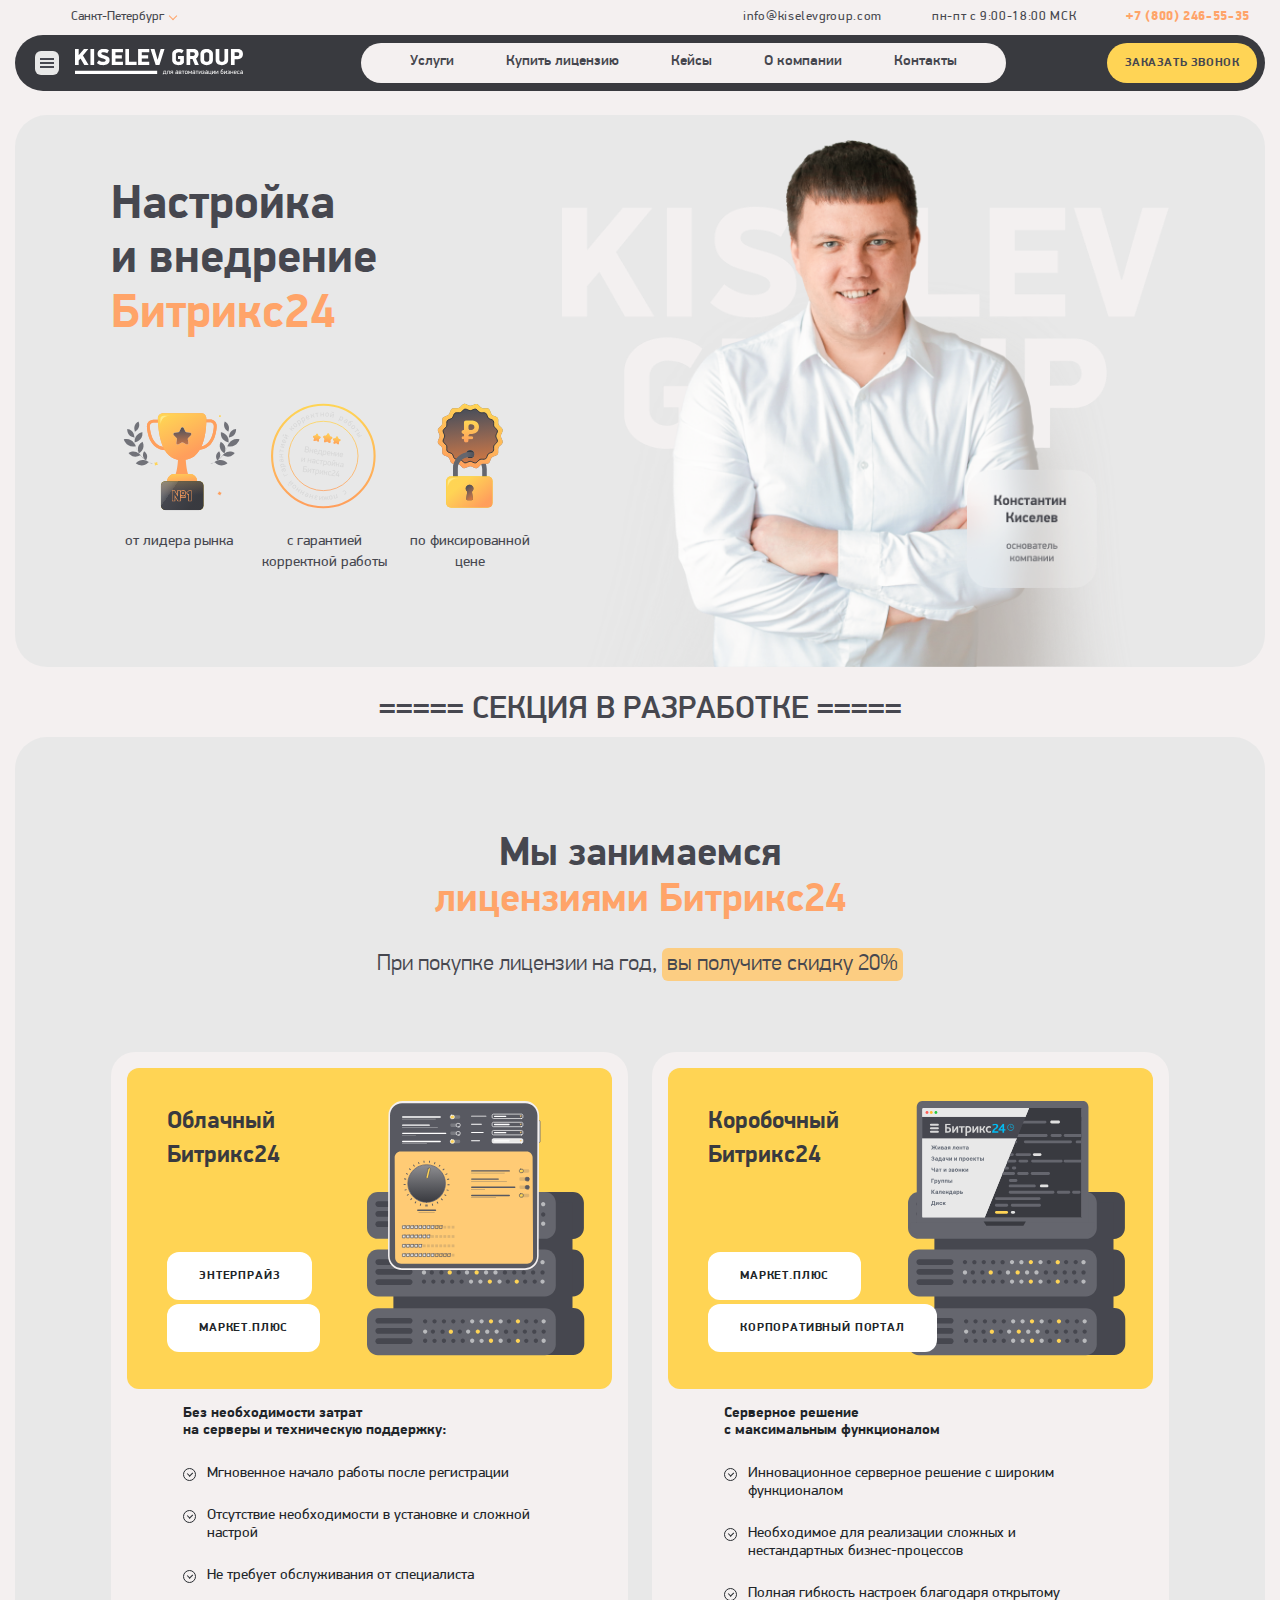
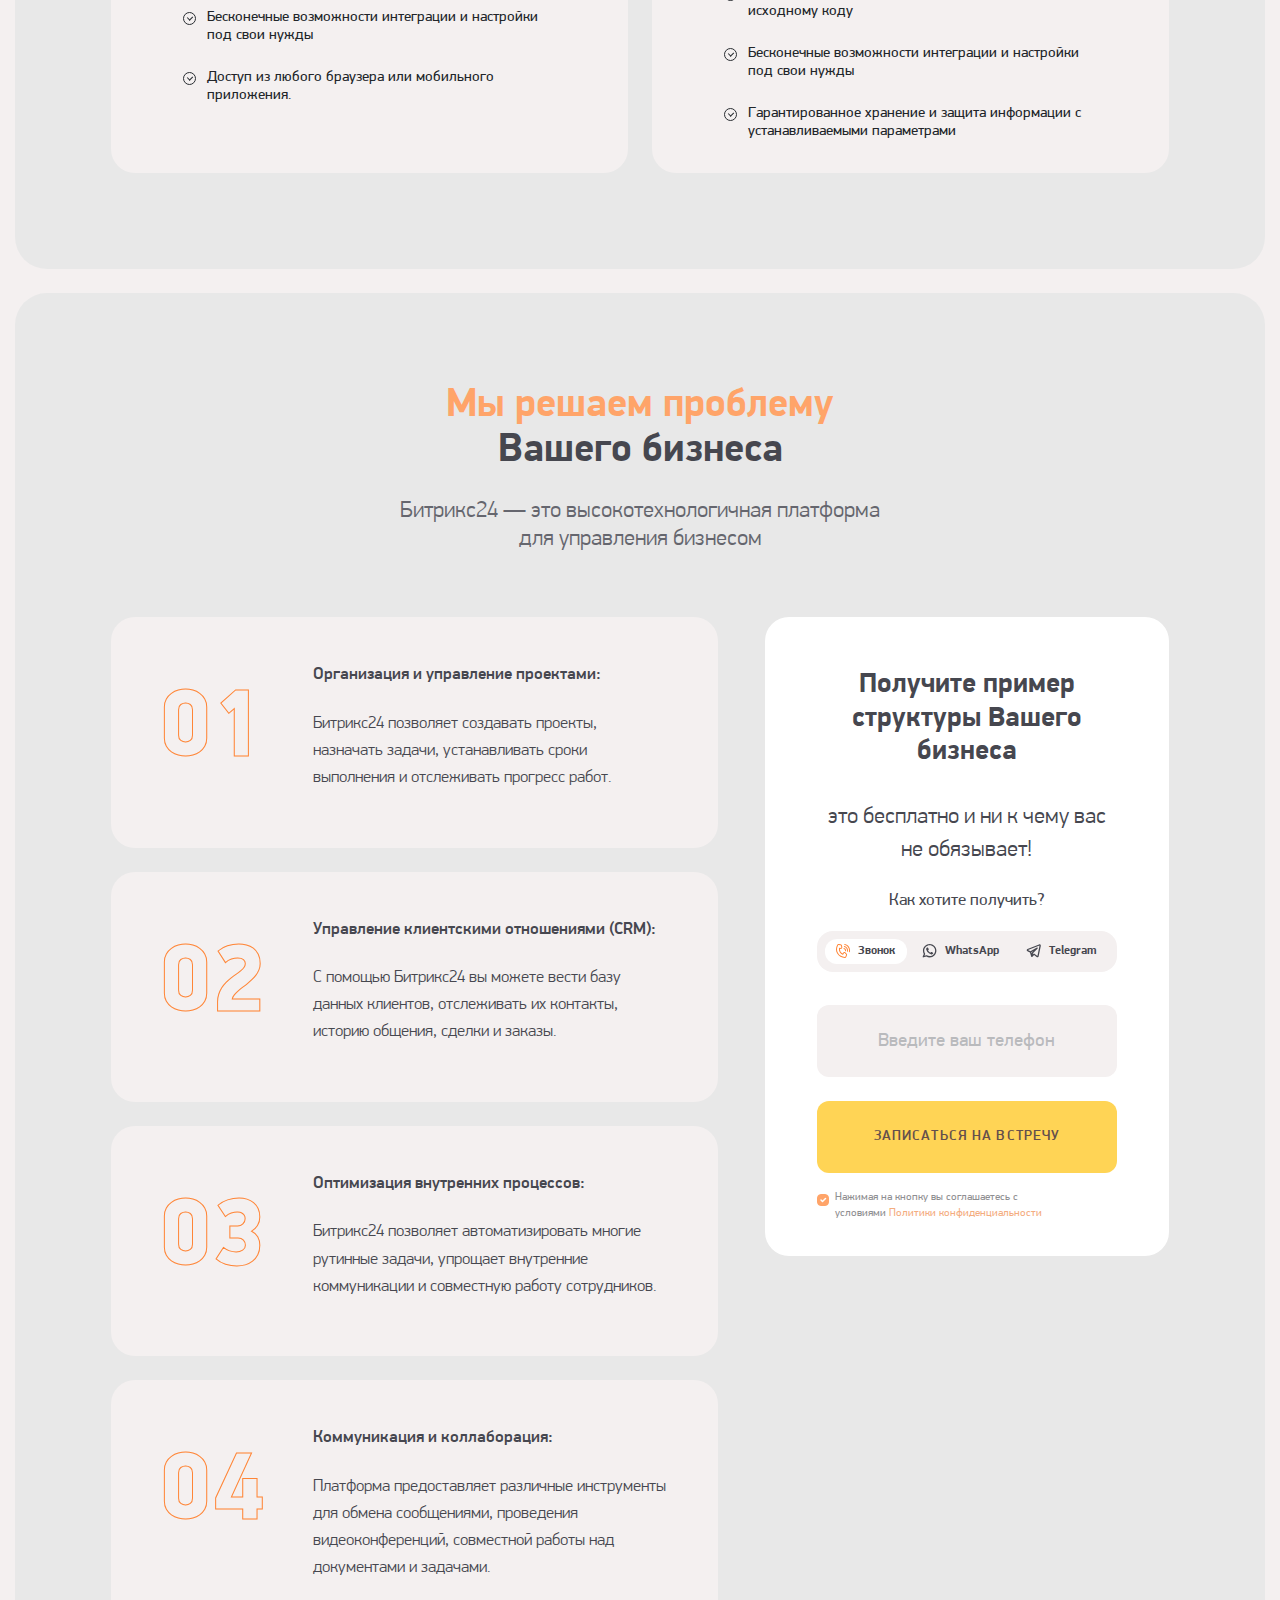
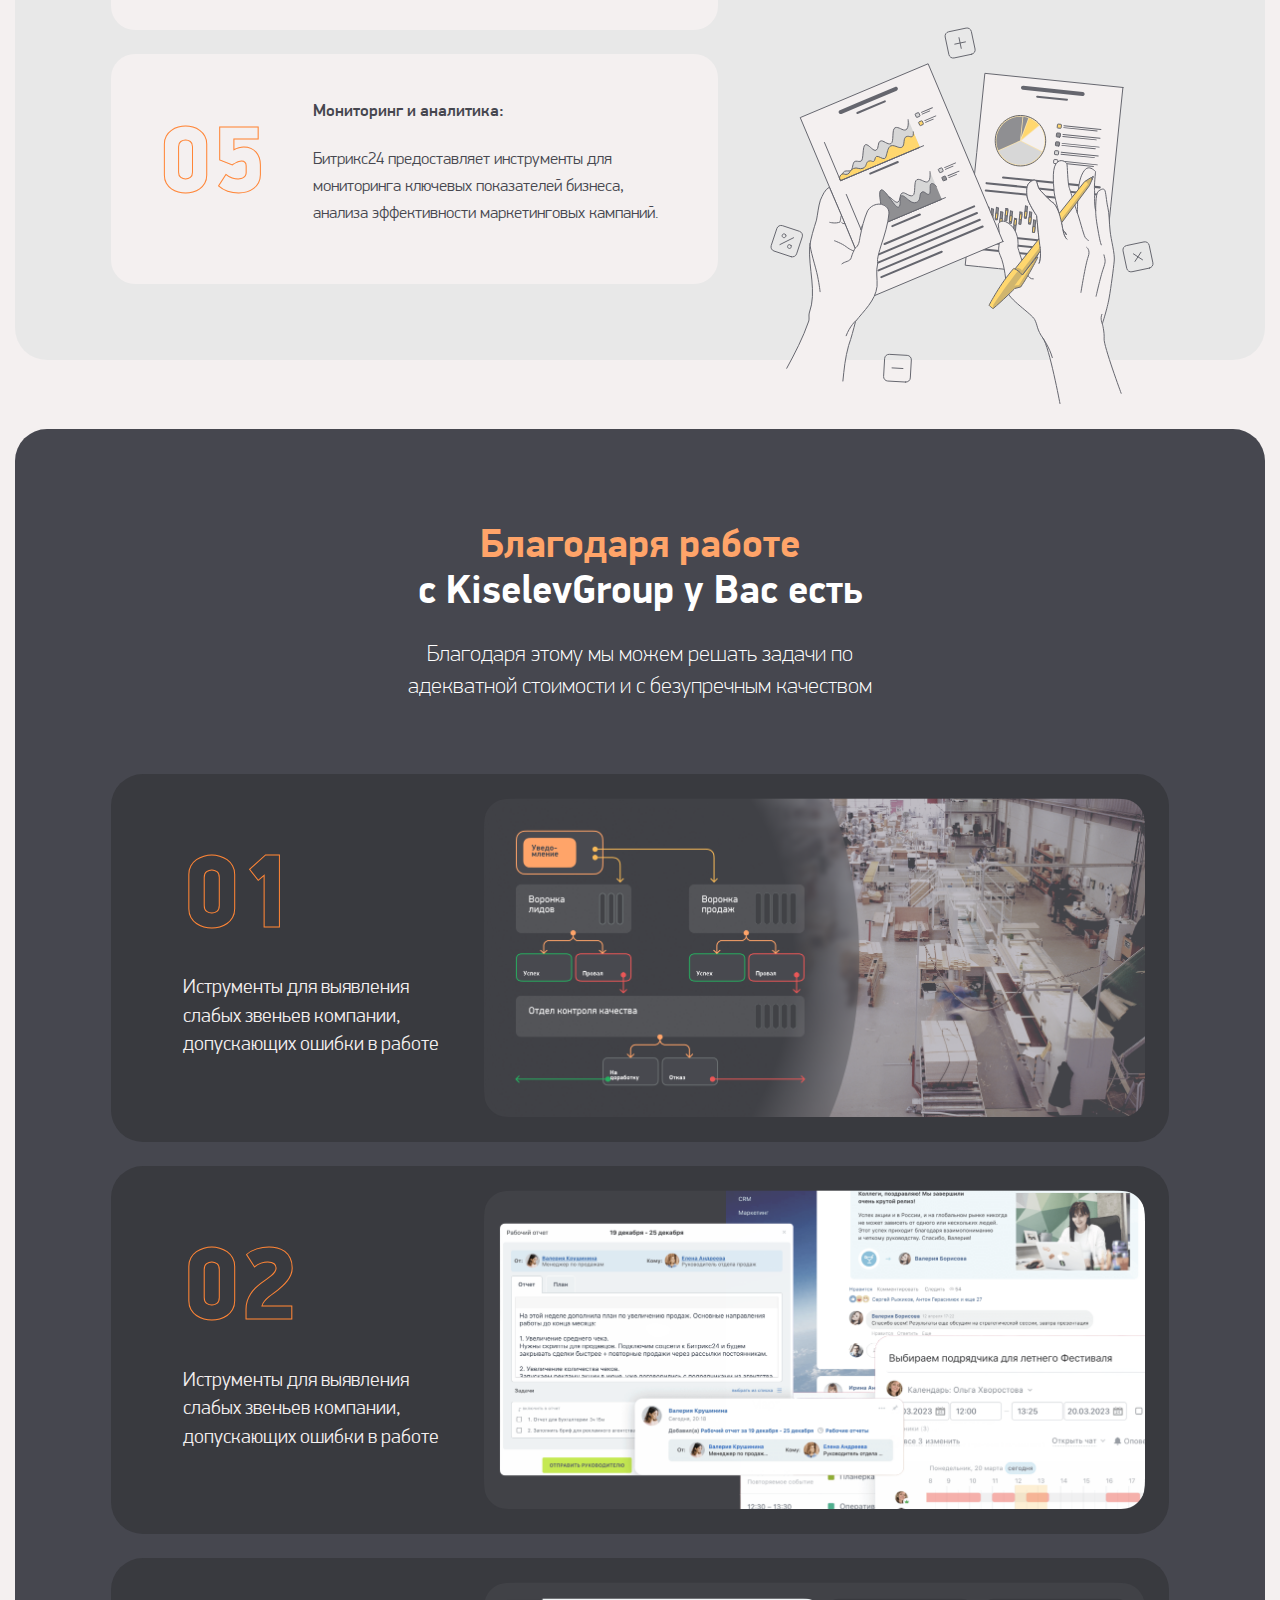
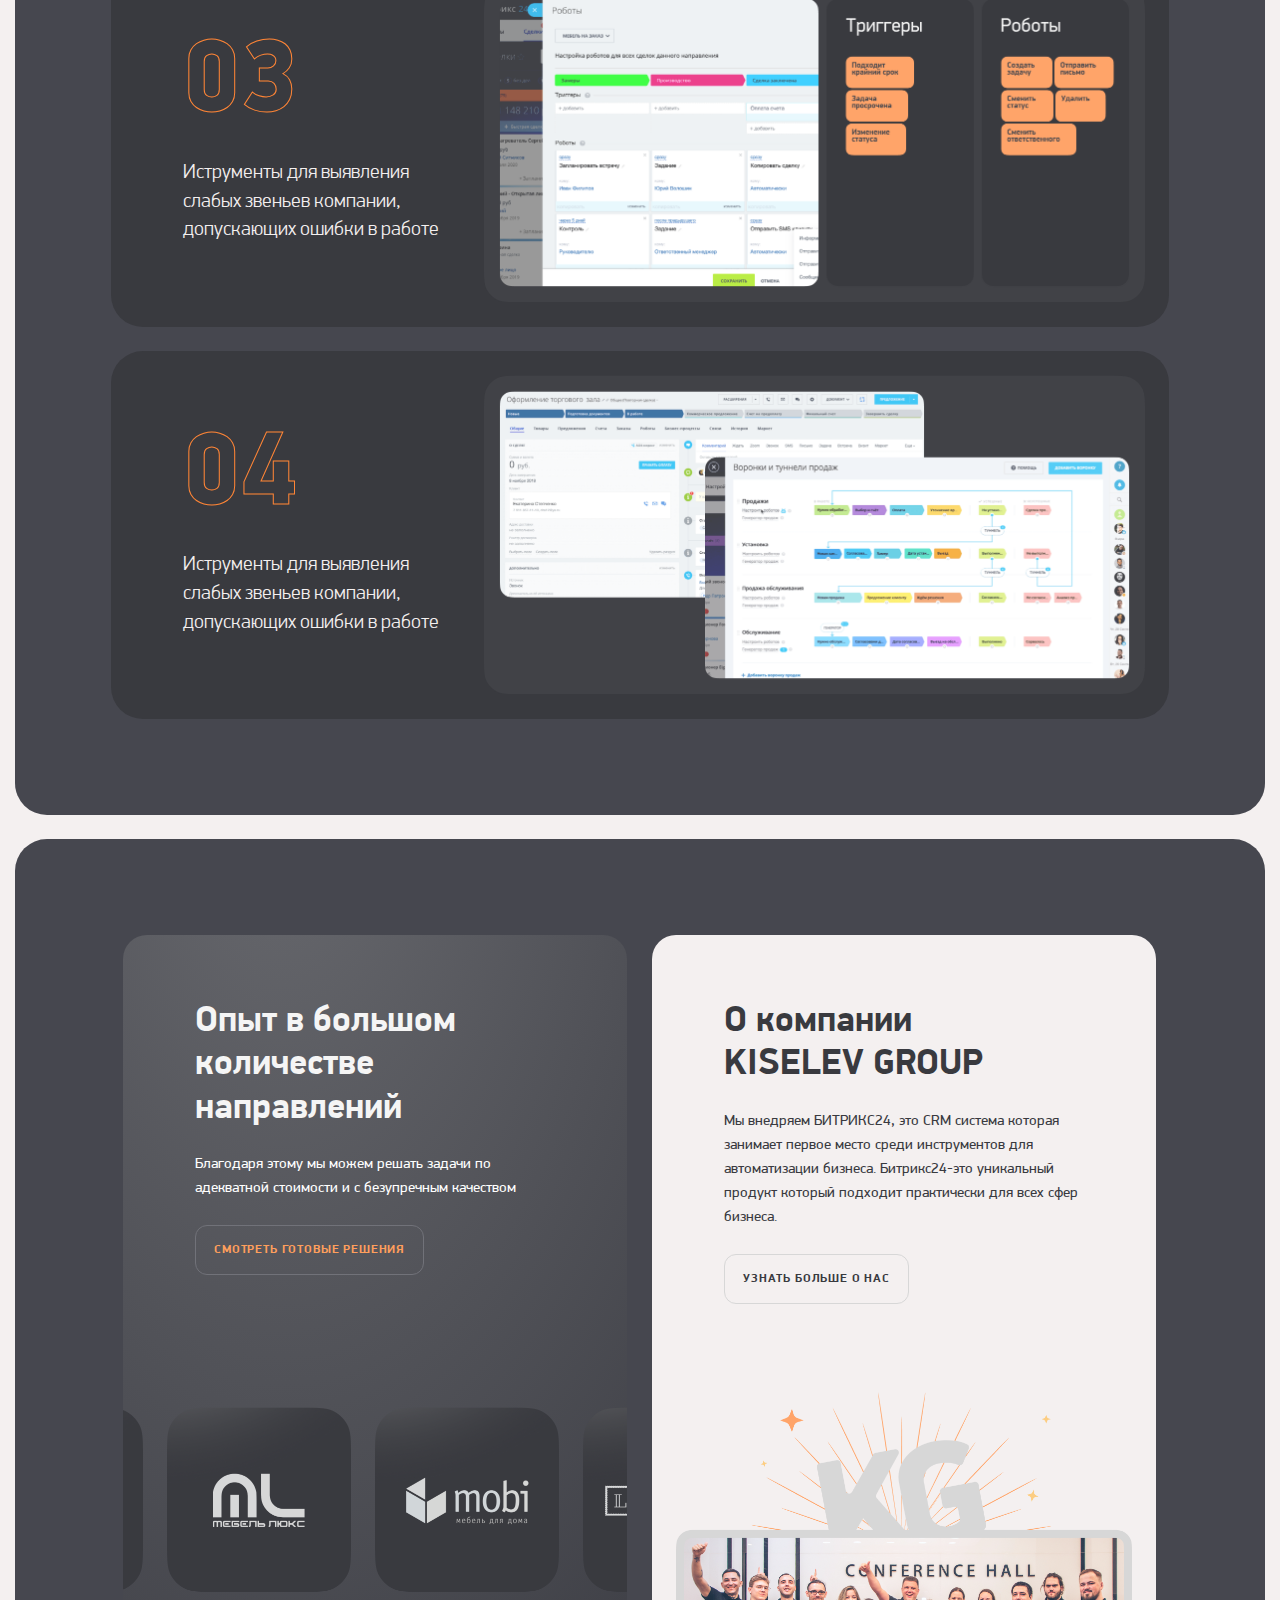
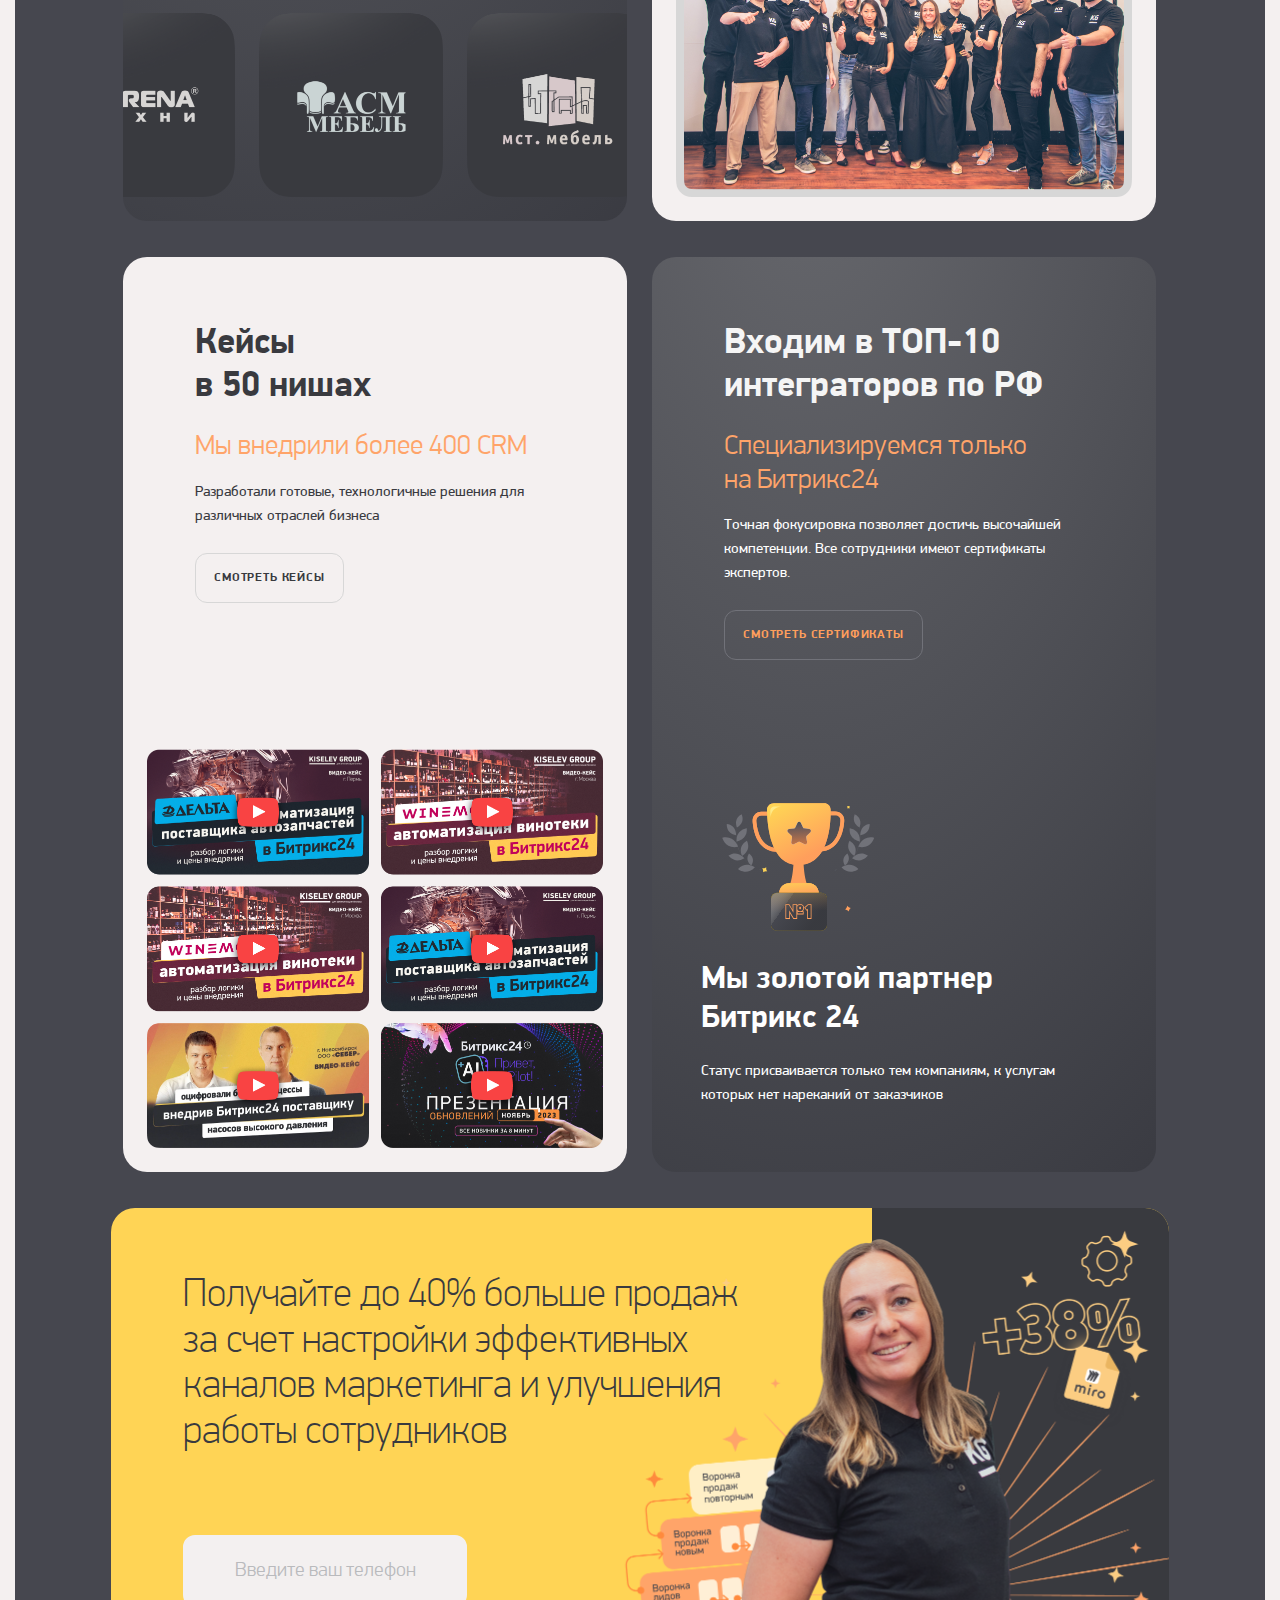
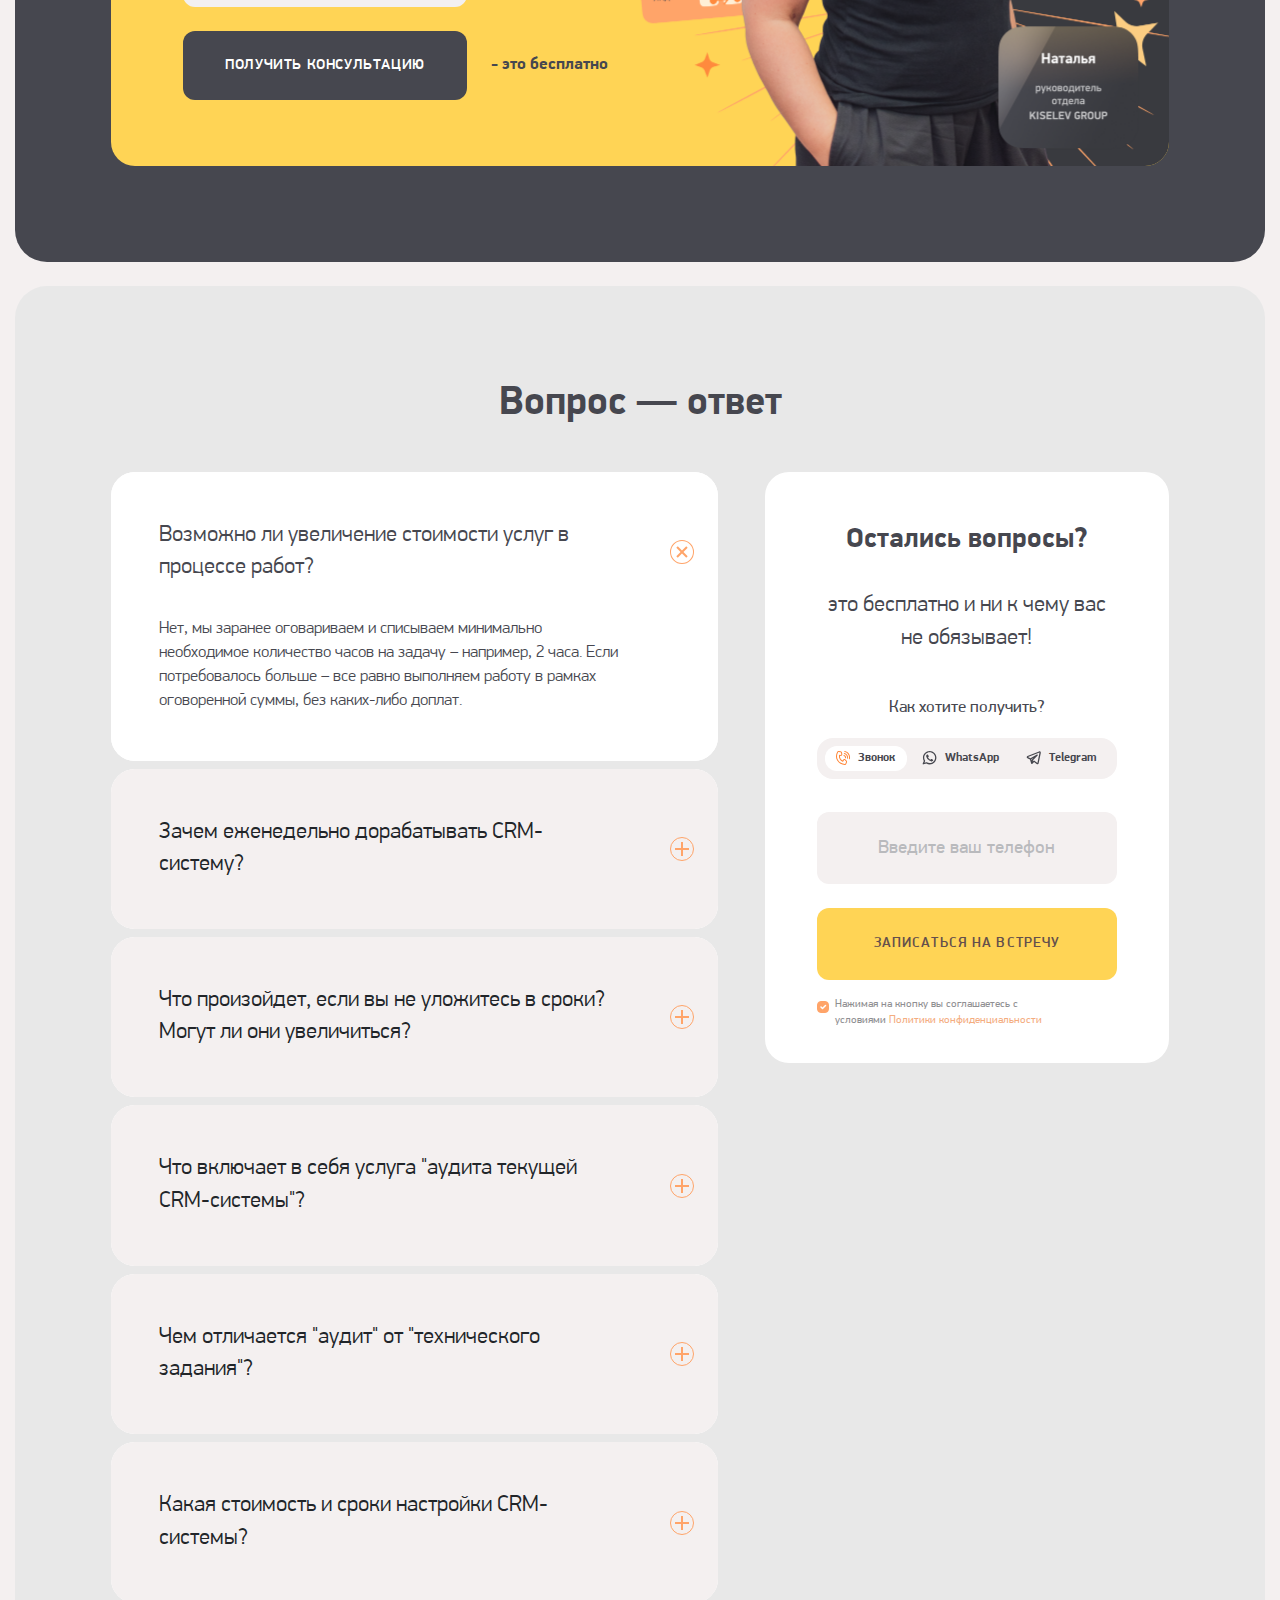
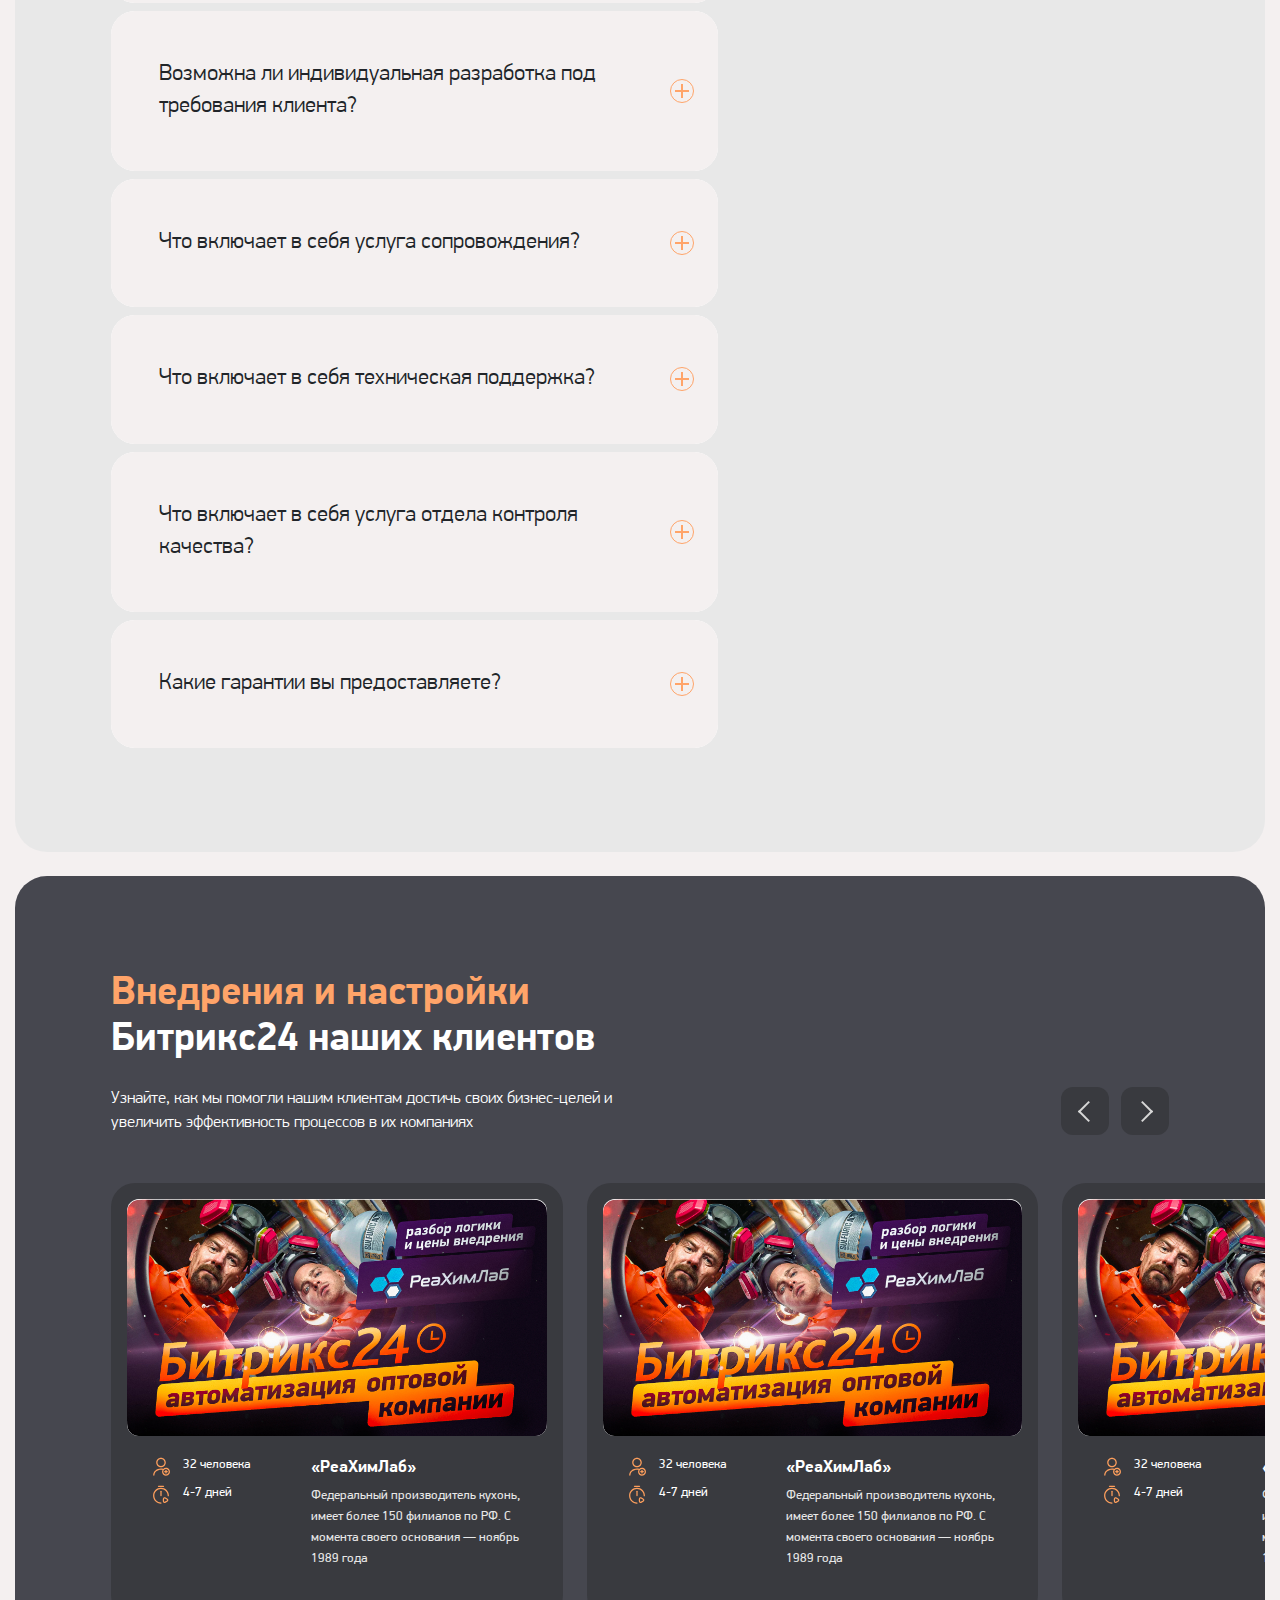
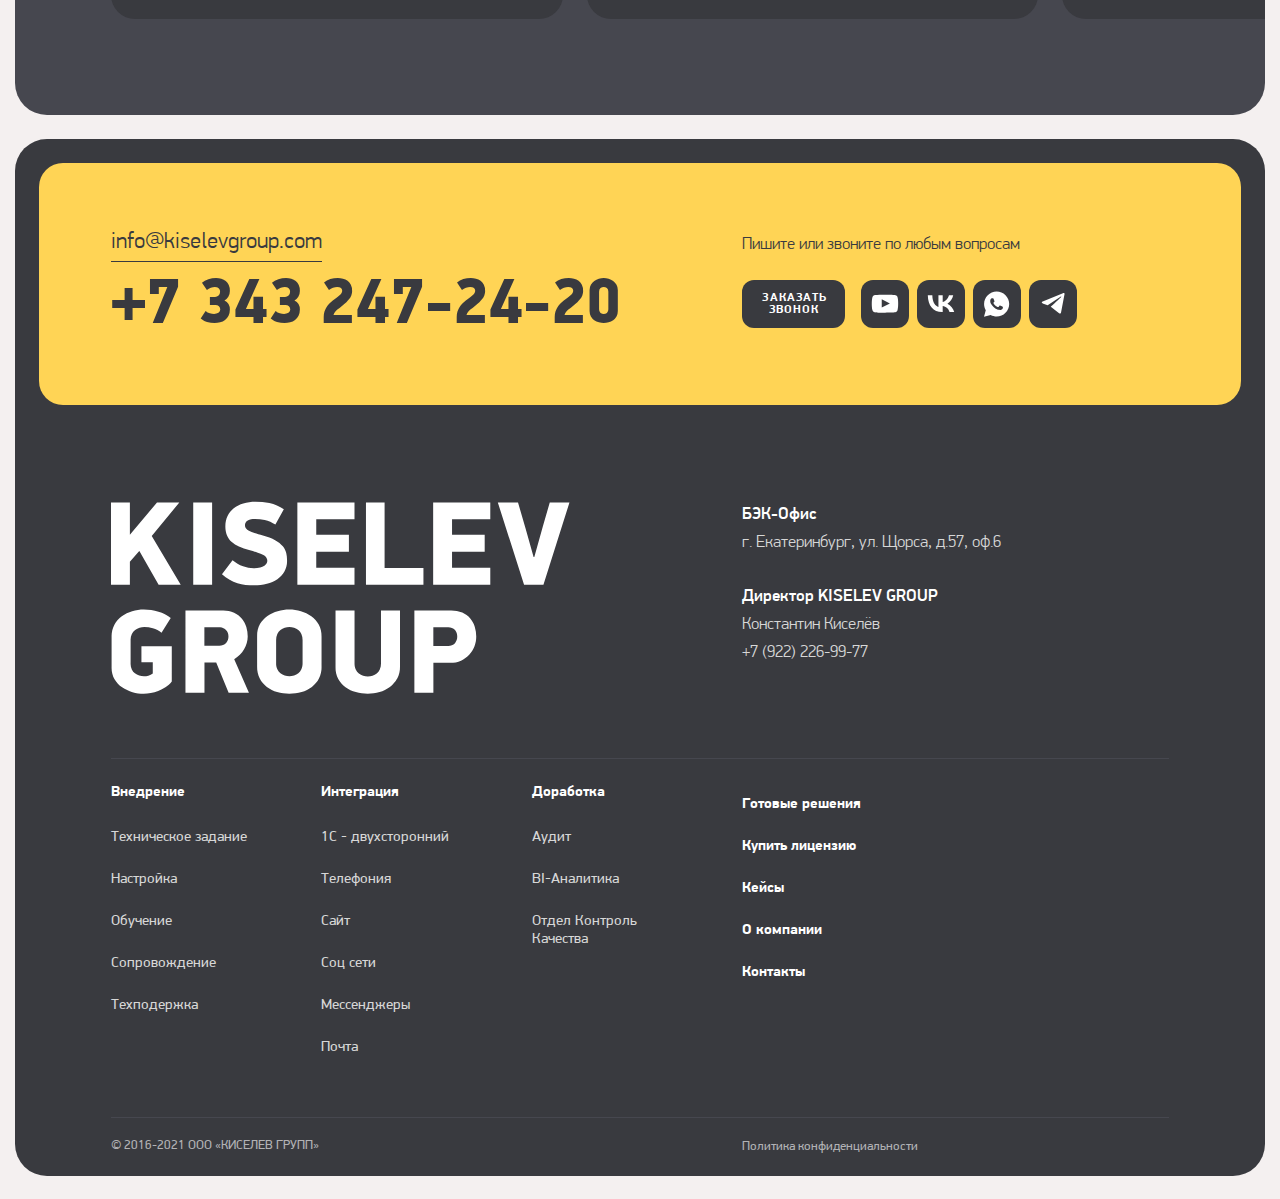
<file: main.html>
<!DOCTYPE html>
<html lang="en">
	<head>
		<meta charset="UTF-8" />
		<meta name="viewport" content="width=device-width, initial-scale=1.0" />
		<meta name="theme-color" content="#ffd455" />
		<title>Document</title>
		<link rel="stylesheet" href="https://cdn.jsdelivr.net/npm/swiper@11/swiper-bundle.min.css" />
		<link href="https://cdn.jsdelivr.net/npm/bootstrap@5.3.3/dist/css/bootstrap.min.css" rel="stylesheet" integrity="sha384-QWTKZyjpPEjISv5WaRU9OFeRpok6YctnYmDr5pNlyT2bRjXh0JMhjY6hW+ALEwIH" crossorigin="anonymous">
		<link rel="stylesheet" href="css/style.min.css" />
	</head>
</html>

<body>
	<header class="header">
		<div class="header__top">
			<div class="container">
				<div class="header__top-inner">
					<div class="header__city-select" data-bs-toggle="modal" data-bs-target="#regionalityModal">
						<span class="text">Санкт-Петербург</span>
						<span class="icon"></span>
					</div>
					<ul class="header__contacts-list">
						<li class="header__contacts-item">
							<a href="mailto:info@kiselevgroup.com" class="header__contacts-link">info@kiselevgroup.com</a>
						</li>
						<li class="header__contacts-item">
							<p class="header__work-time">пн-пт с 9:00-18:00 МСК</p>
						</li>
						<li class="header__contacts-item">
							<a href="tel:+7 (800) 246-55-35" class="header__contacts-link">+7 (800) 246-55-35</a>
						</li>
					</ul>
				</div>
			</div>
		</div>
		<nav class="header__navbar navbar">
			<div class="container">
				<!-- container ===> justify-content-between -->
				<div class="header__navbar-inner">
					<div class="header__logo-inner">
						<button
							class="header__hamb navbar-toggler collapsed"
							type="button"
							data-bs-toggle="collapse"
							data-bs-target="#navbarToggleExternalContent"
							aria-controls="navbarToggleExternalContent"
							aria-expanded="false"
							aria-label="Переключатель навигации"
						>
							<span class="header__hamb-icon navbar-toggler-icon"></span>
						</button>
						<a class="header__logo-link navbar-brand" href="/">
							<img src="images/logo.svg" alt="kiselevgroup" class="header__logo-img" />
						</a>
					</div>
					<ul class="header__nav-list nav justify-content-center">
						<li class="header__nav-item nav-item">
							<a class="header__nav-link nav-link" href="#">Услуги</a>
						</li>
						<li class="header__nav-item nav-item">
							<a class="header__nav-link nav-link" href="#">Купить лицензию</a>
						</li>
						<li class="header__nav-item nav-item">
							<a class="header__nav-link nav-link" href="#">Кейсы</a>
						</li>
						<li class="header__nav-item nav-item">
							<a class="header__nav-link nav-link" href="#">О компании</a>
						</li>
						<li class="header__nav-item nav-item">
							<a class="header__nav-link nav-link" href="#">Контакты</a>
						</li>
					</ul>
					<div class="header__callback-inner">
						<button
							type="button"
							class="header__callback"
							type="button"
							data-bs-toggle="collapse"
							data-bs-target="#collapseForm"
							aria-expanded="false"
							aria-controls="collapseForm"
						>
							Заказать звонок
						</button>
						<div class="collapse header__collapse-form-inner" id="collapseForm">
							<form>
								<input
									type="tel"
									class="form-control header__form-control"
									id="exampleInputTel"
									aria-describedby="telHelp"
									placeholder="Введите телефон"
								/>
								<button type="submit" class="btn btn-primary header__form-submit">Заказать звонок</button>
								<div class="form-check header__form-check">
									<input type="checkbox" class="form-check-input header__form-check-input" id="exampleCheck1" checked />
									<label class="form-check-label header__form-check-label" for="exampleCheck1"
										>Нажимая на кнопку вы соглашаетесь с условиями <a href="#"> Политики конфиденциальности </a></label
									>
								</div>
							</form>
						</div>
					</div>
				</div>
				<div class="header__offcanvas collapse" id="navbarToggleExternalContent">
					<div class="header__offcanvas-body offcanvas-body row justify-content-between">
						<div class="col-lg-6 col-md-8 row">
							<div class="col-md-4 dropdown">
								<h3 class="header__offcanvas-list-title">Внедрение</h3>
								<ul class="header__offcanvas-list">
									<li class="header__offcanvas-item">
										<a href="#">Техническое задание </a>
									</li>
									<li class="header__offcanvas-item">
										<a href="#">Настройка</a>
									</li>
									<li class="header__offcanvas-item">
										<a href="#">Обучение</a>
									</li>
									<li class="header__offcanvas-item">
										<a href="#">Сопровождение</a>
									</li>
									<li class="header__offcanvas-item">
										<a href="#">Техподдержка</a>
									</li>
								</ul>
							</div>
							<div class="col-md-4 dropdown">
								<h3 class="header__offcanvas-list-title">Интеграция</h3>
								<ul class="header__offcanvas-list">
									<li class="header__offcanvas-item">
										<a href="#">1С - двухсторонний</a>
									</li>
									<li class="header__offcanvas-item">
										<a href="#">Телефония</a>
									</li>
									<li class="header__offcanvas-item">
										<a href="#">Сайт</a>
									</li>
									<li class="header__offcanvas-item">
										<a href="#">Соц.сети</a>
									</li>
									<li class="header__offcanvas-item">
										<a href="#">Мессенджеры</a>
									</li>
									<li class="header__offcanvas-item">
										<a href="#">Почта</a>
									</li>
								</ul>
							</div>
							<div class="col-md-4 dropdown">
								<h3 class="header__offcanvas-list-title">Доработка</h3>
								<ul class="header__offcanvas-list">
									<li class="header__offcanvas-item">
										<a href="#">Аудит</a>
									</li>
									<li class="header__offcanvas-item">
										<a href="#">BI-Аналитика</a>
									</li>
									<li class="header__offcanvas-item">
										<a href="#">Отдел Контроль Качества</a>
									</li>
								</ul>
							</div>
							<div class="col-lg-6 col-12 dropdown d-block d-md-none">
								<h3 class="header__offcanvas-list-title">Купить лицензию</h3>
								<ul class="header__offcanvas-list">
									<li class="header__offcanvas-item">
										<a href="#">Облако</a>
									</li>
									<li class="header__offcanvas-item">
										<a href="#">Корпоративный портал</a>
									</li>
									<li class="header__offcanvas-item">
										<a href="#">Маркет Плюс</a>
									</li>
									<li class="header__offcanvas-item">
										<a href="#">Энтерпрайз</a>
									</li>
								</ul>
								<ul class="header__offcanvas-list">
									<li class="header__offcanvas-item">
										<a href="#">
											<b>Готовые решения</b>
										</a>
									</li>
									<li class="header__offcanvas-item">
										<a href="#">
											<b>Кейсы</b>
										</a>
									</li>
									<li class="header__offcanvas-item">
										<a href="#">
											<b>О компании</b>
										</a>
									</li>
									<li class="header__offcanvas-item">
										<a href="#">
											<b>Контакты</b>
										</a>
									</li>
								</ul>
							</div>
							<div class="col">
								<a href="mailto:info@kiselevgroup.com" class="header__mail-link">info@kiselevgroup.com</a>
								<a href="tel:+7 343 247-24-20" class="header__phone-link">+7 343 247-24-20</a>
								<ul class="header__offcanvas-social-list">
									<li class="header__offcanvas-social-item">
										<a href="#" class="header__offcanvas-social-link youtube">
											<svg width="22" height="16" viewBox="0 0 22 16" fill="none" xmlns="http://www.w3.org/2000/svg">
												<path
													fill-rule="evenodd"
													clip-rule="evenodd"
													d="M2.26054 15.049C1.86827 14.9329 1.51036 14.7265 1.217 14.447C0.923646 14.1676 0.70345 13.8234 0.574994 13.4434C-0.159032 11.4796 -0.376522 3.27912 1.03716 1.66026C1.50766 1.13364 2.17194 0.809406 2.88582 0.757947C6.67829 0.359867 18.3955 0.412945 19.7412 0.89064C20.1197 1.01051 20.4655 1.21244 20.7527 1.48131C21.0399 1.75018 21.2611 2.079 21.3996 2.44315C22.2016 4.47336 22.2288 11.8511 21.2909 13.8017C21.0421 14.3094 20.6255 14.7207 20.1083 14.9694C18.6946 15.6594 4.13638 15.6461 2.26054 15.049ZM8.28227 11.2009L15.0788 7.75088L8.28227 4.27432V11.2009Z"
													fill="currentColor"
												/>
											</svg>
										</a>
									</li>
									<li class="header__offcanvas-social-item">
										<a href="#" class="header__offcanvas-social-link vk">
											<svg width="22" height="14" viewBox="0 0 22 14" fill="none" xmlns="http://www.w3.org/2000/svg">
												<path
													d="M11.9845 13.9961C4.46791 13.9961 0.180592 8.74084 0.00195312 -0.00390625H3.7671C3.89077 6.41451 6.66654 9.13323 8.86517 9.69379V-0.00390625H12.4105V5.53163C14.5816 5.29339 16.8627 2.77087 17.6322 -0.00390625H21.1775C20.8875 1.43517 20.3095 2.79775 19.4796 3.99859C18.6496 5.19944 17.5857 6.21273 16.3542 6.97507C17.7288 7.67165 18.9429 8.65759 19.9165 9.86784C20.89 11.0781 21.6008 12.4851 22.002 13.9961H18.0994C17.7393 12.6837 17.0073 11.5089 15.9953 10.6189C14.9833 9.72893 13.7363 9.16337 12.4105 8.99309V13.9961H11.9845Z"
													fill="currentColor"
												/>
											</svg>
										</a>
									</li>
									<li class="header__offcanvas-social-item">
										<a href="#" class="header__offcanvas-social-link wa">
											<svg width="21" height="21" viewBox="0 0 21 21" fill="none" xmlns="http://www.w3.org/2000/svg">
												<path
													d="M17.9268 3.05469C15.9512 1.08594 13.3171 -0.0078125 10.5366 -0.0078125C4.75609 -0.0078125 0.0731696 4.65885 0.0731696 10.4193C0.0731696 12.2422 0.585366 14.0651 1.46341 15.5963L0 20.9922L5.56098 19.5338C7.09756 20.3359 8.78048 20.7734 10.5366 20.7734C16.3171 20.7734 21 16.1068 21 10.3464C20.9268 7.64844 19.9024 5.02344 17.9268 3.05469ZM15.5854 14.138C15.3658 14.7213 14.3415 15.3047 13.8293 15.3776C13.3902 15.4505 12.8049 15.4505 12.2195 15.3047C11.8537 15.1588 11.3415 15.013 10.7561 14.7214C8.12195 13.6276 6.43902 11.0026 6.29268 10.7839C6.14634 10.638 5.19512 9.39843 5.19512 8.08593C5.19512 6.77343 5.85366 6.1901 6.07317 5.89843C6.29268 5.60677 6.58536 5.60677 6.80487 5.60677C6.95122 5.60677 7.17073 5.60677 7.31707 5.60677C7.46341 5.60677 7.68292 5.53385 7.90244 6.04427C8.12195 6.55469 8.63414 7.86718 8.70731 7.9401C8.78048 8.08593 8.78048 8.23177 8.70731 8.3776C8.63414 8.52343 8.56097 8.66927 8.41463 8.8151C8.26829 8.96093 8.12195 9.17968 8.04877 9.2526C7.90243 9.39843 7.75609 9.54427 7.90244 9.76302C8.04878 10.0547 8.56097 10.8568 9.36585 11.5859C10.3902 12.4609 11.1951 12.7526 11.4878 12.8984C11.7805 13.0443 11.9268 12.9713 12.0732 12.8255C12.2195 12.6797 12.7317 12.0964 12.878 11.8047C13.0244 11.513 13.2439 11.5859 13.4634 11.6589C13.6829 11.7318 15 12.388 15.2195 12.5339C15.5122 12.6797 15.6585 12.7526 15.7317 12.8255C15.8049 13.0443 15.8049 13.5547 15.5854 14.138Z"
													fill="currentColor"
												/>
											</svg>
										</a>
									</li>
									<li class="header__offcanvas-social-item">
										<a href="#" class="header__offcanvas-social-link tg">
											<svg width="19" height="17" viewBox="0 0 19 17" fill="none" xmlns="http://www.w3.org/2000/svg">
												<path
													d="M19 0.594413L15.9946 16.2845C15.9946 16.2845 15.5741 17.3723 14.4189 16.8506L7.48457 11.3448L7.45242 11.3285C8.38909 10.4576 15.6524 3.69485 15.9698 3.38831C16.4613 2.91355 16.1562 2.63092 15.5856 2.98955L4.85679 10.0452L0.717638 8.60296C0.717638 8.60296 0.0662573 8.36302 0.00359284 7.8413C-0.0598961 7.31872 0.739076 7.03609 0.739076 7.03609L17.6131 0.181135C17.6131 0.181135 19 -0.449883 19 0.594413Z"
													fill="currentColor"
												/>
											</svg>
										</a>
									</li>
								</ul>
							</div>
						</div>
						<div class="col-lg-6 col-md-4 row d-md-flex d-none">
							<div class="col-lg-6 col-12 dropdown">
								<h3 class="header__offcanvas-list-title">Купить лицензию</h3>
								<ul class="header__offcanvas-list">
									<li class="header__offcanvas-item">
										<a href="#">Облако</a>
									</li>
									<li class="header__offcanvas-item">
										<a href="#">Корпоративный портал</a>
									</li>
									<li class="header__offcanvas-item">
										<a href="#">Маркет Плюс</a>
									</li>
									<li class="header__offcanvas-item">
										<a href="#">Энтерпрайз</a>
									</li>
								</ul>
								<ul class="header__offcanvas-list">
									<li class="header__offcanvas-item">
										<a href="#">
											<b>Готовые решения</b>
										</a>
									</li>
									<li class="header__offcanvas-item">
										<a href="#">
											<b>Кейсы</b>
										</a>
									</li>
									<li class="header__offcanvas-item">
										<a href="#">
											<b>О компании</b>
										</a>
									</li>
									<li class="header__offcanvas-item">
										<a href="#">
											<b>Контакты</b>
										</a>
									</li>
								</ul>
							</div>
							<div class="col-6 d-lg-block d-none">
								<div class="header__offcanvas-prev">
									<img class="header__offcanvas-img" src="images/offcanvas-prev-1.png" alt="Акция" />
								</div>
							</div>
						</div>
					</div>
				</div>
			</div>
		</nav>
	</header>
</body>


<main>
<section class="hero">
	<div class="container">
		<div class="hero__inner">
			<div class="row">
				<div class="col-xl-5 col-lg-6 hero__inner--left">
					<h1 class="hero__title">Настройка и&nbsp;внедрение <span class="orange">Битрикс24</span></h1>
					<ul class="hero__adv-list">
						<li class="hero__adv-item">
							<img class="hero__adv-prev" src="images/hero-adv-1.svg" alt="" />
							<p class="hero__adv-text">от лидера рынка</p>
						</li>
						<li class="hero__adv-item">
							<img class="hero__adv-prev" src="images/hero-adv-2.svg" alt="" />
							<p class="hero__adv-text">с гарантией корректной работы</p>
						</li>
						<li class="hero__adv-item">
							<img class="hero__adv-prev" src="images/hero-adv-3.svg" alt="" />
							<p class="hero__adv-text">по фиксированной цене</p>
						</li>
					</ul>
				</div>
				<div class="col-xl-7 col-lg-6 hero__inner--right">
					<img src="images/main/hero-bg.png" alt="Константин Киселёв - основатель компании" />
				</div>
			</div>
		</div>
	</div>
</section>
<section class="service">
	<div class="container">
		<h2 class="service__title text-center">===== СЕКЦИЯ В РАЗРАБОТКЕ =====</h2>
	</div>
</section>
<section class="licenses">
	<div class="container">
		<div class="licenses__inner">
			<h2 class="licenses__title">Мы занимаемся <span class="orange">лицензиями Битрикс24</span></h2>
			<p class="licenses__text">
				При покупке лицензии на год, <span class="yellow-bg">вы&nbsp;получите скидку 20%</span>
			</p>
			<div class="row">
				<div class="col-lg-6">
					<div class="licenses__card card">
						<div class="licenses__link-wrapper cloud-bitrix">
							<h3 class="licenses__card-title">
								<a href="#" class="licenses__title-link">Облачный <br />Битрикс24</a>
							</h3>
							<a href="#" class="licenses__card-button">Энтерпрайз</a>
							<a href="#" class="licenses__card-button">Маркет.плюс</a>
						</div>
						<div class="licenses__card-body card-body">
							<h4 class="licenses__card-subtitle card-title">
								Без необходимости затрат <br />на серверы и техническую поддержку:
							</h4>
							<ul class="licenses__list-group list-group">
								<li class="licenses__list-group-item list-group-item">
									<span class="icon"></span>
									<span class="text">Мгновенное начало работы после регистрации</span>
								</li>
								<li class="licenses__list-group-item list-group-item">
									<span class="icon"></span>
									<span class="text">Отсутствие необходимости в установке и сложной настрой</span>
								</li>
								<li class="licenses__list-group-item list-group-item">
									<span class="icon"></span>
									<span class="text">Не требует обслуживания от специалиста</span>
								</li>
								<li class="licenses__list-group-item list-group-item">
									<span class="icon"></span>
									<span class="text">Бесконечные возможности интеграции и настройки под свои нужды</span>
								</li>
								<li class="licenses__list-group-item list-group-item">
									<span class="icon"></span>
									<span class="text">Доступ из любого браузера или мобильного приложения.</span>
								</li>
							</ul>
						</div>
					</div>
				</div>
				<div class="col-lg-6">
					<div class="licenses__card card">
						<div class="licenses__link-wrapper box-bitrix">
							<h3 class="licenses__card-title">
								<a href="#" class="licenses__title-link">Коробочный <br />Битрикс24</a>
							</h3>
							<a href="#" class="licenses__card-button">Маркет.плюс</a>
							<a href="#" class="licenses__card-button">Корпоративный портал</a>
						</div>
						<div class="licenses__card-body card-body">
							<h4 class="licenses__card-subtitle card-title">Серверное решение <br />с максимальным функционалом</h4>
							<ul class="licenses__list-group list-group">
								<li class="licenses__list-group-item list-group-item">
									<span class="icon"></span>
									<span class="text">Инновационное серверное решение с широким функционалом</span>
								</li>
								<li class="licenses__list-group-item list-group-item">
									<span class="icon"></span>
									<span class="text">Необходимое для реализации сложных и нестандартных бизнес-процессов</span>
								</li>
								<li class="licenses__list-group-item list-group-item">
									<span class="icon"></span>
									<span class="text">Полная гибкость настроек благодаря открытому исходному коду</span>
								</li>
								<li class="licenses__list-group-item list-group-item">
									<span class="icon"></span>
									<span class="text">Бесконечные возможности интеграции и настройки под свои нужды</span>
								</li>
								<li class="licenses__list-group-item list-group-item">
									<span class="icon"></span>
									<span class="text">Гарантированное хранение и защита информации с устанавливаемыми параметрами</span>
								</li>
							</ul>
						</div>
					</div>
				</div>
			</div>
		</div>
	</div>
</section>
<section class="decision">
	<div class="container">
		<div class="decision__inner">
			<h2 class="decision__title"><span class="orange">Мы решаем проблему</span> Вашего бизнеса</h2>
			<p class="decision__text">Битрикс24 — это высокотехнологичная платформа для управления бизнесом</p>
			<div class="row">
				<div class="decision__card-wrapper col-lg-7">
					<div class="decision__card" data-change-color>
						<div class="decision__card-number">
							<span>01</span>
						</div>
						<div class="decision__card-body">
							<h3 class="decision__card-title">Организация и управление проектами:</h3>
							<p class="decision__card-descr">
								Битрикс24 позволяет создавать проекты, назначать задачи, устанавливать сроки выполнения и отслеживать
								прогресс работ.
							</p>
						</div>
					</div>
					<div class="decision__card" data-change-color>
						<div class="decision__card-number">
							<span>02</span>
						</div>
						<div class="decision__card-body">
							<h3 class="decision__card-title">Управление клиентскими отношениями (CRM):</h3>
							<p class="decision__card-descr">
								С помощью Битрикс24 вы можете вести базу данных клиентов, отслеживать их контакты, историю общения,
								сделки и заказы.
							</p>
						</div>
					</div>
					<div class="decision__card" data-change-color>
						<div class="decision__card-number">
							<span>03</span>
						</div>
						<div class="decision__card-body">
							<h3 class="decision__card-title">Оптимизация внутренних процессов:</h3>
							<p class="decision__card-descr">
								Битрикс24 позволяет автоматизировать многие рутинные задачи, упрощает внутренние коммуникации и
								совместную работу сотрудников.
							</p>
						</div>
					</div>
					<div class="decision__card" data-change-color>
						<div class="decision__card-number">
							<span>04</span>
						</div>
						<div class="decision__card-body">
							<h3 class="decision__card-title">Коммуникация и коллаборация:</h3>
							<p class="decision__card-descr">
								Платформа предоставляет различные инструменты для обмена сообщениями, проведения видеоконференций,
								совместной работы над документами и задачами.
							</p>
						</div>
					</div>
					<div class="decision__card" data-change-color>
						<div class="decision__card-number">
							<span>05</span>
						</div>
						<div class="decision__card-body">
							<h3 class="decision__card-title">Мониторинг и аналитика:</h3>
							<p class="decision__card-descr">
								Битрикс24 предоставляет инструменты для мониторинга ключевых показателей бизнеса, анализа эффективности
								маркетинговых кампаний.
							</p>
						</div>
					</div>
				</div>
				<div class="col-lg-5">
					<div class="decision__form-inner">
						<h3 class="decision__form-title">Получите пример структуры Вашего бизнеса</h3>
						<p class="decision__form-description">это бесплатно и ни к чему вас не обязывает!</p>
						<form class="form">
							<p class="form__question">Как хотите получить?</p>
							<ul class="form__contact-list">
								<li class="form__contact-item">
									<label class="form__label">
										<input class="form__input" type="radio" name="contactType" value="Звонок" checked />
										<span class="icon">
											<svg width="16" height="16" viewBox="0 0 32 32" fill="currentColor">
												<g id="layer1" transform="translate(-156,-292)">
													<path
														d="m 173.85547,301.89648 a 1,1 0 0 0 -0.92578,0.79297 1,1 0 0 0 0.77343,1.1836 c 1.63286,0.34401 2.66043,1.92184 2.31641,3.55468 a 1,1 0 0 0 0.77344,1.1836 1,1 0 0 0 1.18359,-0.77149 c 0.56686,-2.6905 -1.17081,-5.35698 -3.86133,-5.92382 a 1,1 0 0 0 -0.25976,-0.0195 z"
													></path>
													<path
														d="m 174.62695,297.98633 a 1,1 0 0 0 -0.87109,0.78906 1,1 0 0 0 0.77148,1.18359 c 3.79454,0.79946 6.20571,4.49845 5.40625,8.29297 a 1,1 0 0 0 0.77344,1.18555 1,1 0 0 0 1.18359,-0.77344 c 1.0223,-4.85218 -2.09897,-9.63982 -6.95117,-10.66211 a 1,1 0 0 0 -0.3125,-0.0156 z"
													></path>
													<path
														d="m 175.37305,294.08398 a 0.99999499,0.99999499 0 0 0 -0.79297,0.77735 0.99999499,0.99999499 0 0 0 0.77148,1.18359 c 5.95621,1.2549 9.75098,7.07505 8.4961,13.03125 a 0.99999499,0.99999499 0 0 0 0.77343,1.18555 0.99999499,0.99999499 0 0 0 1.1836,-0.77344 c 1.47772,-7.01386 -3.02716,-13.92266 -10.04102,-15.40039 a 0.99999499,0.99999499 0 0 0 -0.39062,-0.004 z"
													></path>
													<path
														d="m 162.98047,294.01172 c -0.98492,-0.0178 -1.90172,0.43314 -2.45117,1.34375 -3.28962,5.4519 -3.39002,12.29826 -0.18164,17.87305 a 1.0001,1.0001 0 0 0 0.002,0.006 c 3.23676,5.55933 9.22998,8.89168 15.60742,8.77539 1.21528,-0.0221 2.15131,-0.75945 2.57227,-1.83399 l 1.4375,-3.66797 c 0.51477,-1.31399 0.12221,-2.82162 -0.96875,-3.71679 l -2.58008,-2.11524 c -1.32752,-1.08929 -3.35959,-0.72448 -4.22656,0.75781 l -0.9668,1.65039 c -1.64502,-0.85898 -3.11472,-2.085 -4.08984,-3.76562 v -0.002 c -1.01959,-1.76568 -1.33095,-3.74687 -1.19727,-5.6836 l 1.83008,0.11719 c 1.70931,0.1098 3.11184,-1.44331 2.83008,-3.13281 l -0.54688,-3.2793 c -0.2321,-1.39165 -1.3395,-2.48347 -2.73437,-2.69531 l -3.91016,-0.59375 c -0.14259,-0.0217 -0.28508,-0.0346 -0.42578,-0.0371 z m 0.125,2.01367 3.91015,0.5957 c 0.54734,0.0831 0.97144,0.50081 1.0625,1.04688 l 0.54688,3.2793 c 0.0774,0.46424 -0.26078,0.83681 -0.73047,0.80664 l -2.88867,-0.18555 a 1.0001,1.0001 0 0 0 -1.05078,0.83984 c -0.42446,2.65227 0.0322,5.45735 1.44922,7.91016 a 1.0001,1.0001 0 0 0 0,0.002 c 1.35385,2.33418 3.42087,4.07747 5.78711,5.06641 a 1.0001,1.0001 0 0 0 1.24804,-0.41797 l 1.47852,-2.52734 c 0.26508,-0.45323 0.82652,-0.55377 1.23242,-0.22071 l 2.57813,2.11719 c 0.42703,0.3504 0.57649,0.92512 0.375,1.43945 l -1.43555,3.66797 c -0.0693,0.177 -0.61768,0.56212 -0.74609,0.56446 -5.65845,0.10318 -10.97213,-2.85101 -13.84376,-7.78321 -2.84321,-4.94487 -2.75158,-11.00379 0.16407,-15.83594 0.0663,-0.1099 0.67509,-0.39381 0.86328,-0.36523 z"
													></path>
												</g>
											</svg>
										</span>
										<span class="text">Звонок</span>
									</label>
								</li>
								<li class="form__contact-item">
									<label class="form__label">
										<input class="form__input" type="radio" name="contactType" value="WhatsApp" />
										<span class="icon">
											<svg width="16" height="16" viewBox="0 0 25 25" fill="none" xmlns="http://www.w3.org/2000/svg">
												<path
													fill-rule="evenodd"
													clip-rule="evenodd"
													d="M3.50002 12C3.50002 7.30558 7.3056 3.5 12 3.5C16.6944 3.5 20.5 7.30558 20.5 12C20.5 16.6944 16.6944 20.5 12 20.5C10.3278 20.5 8.77127 20.0182 7.45798 19.1861C7.21357 19.0313 6.91408 18.9899 6.63684 19.0726L3.75769 19.9319L4.84173 17.3953C4.96986 17.0955 4.94379 16.7521 4.77187 16.4751C3.9657 15.176 3.50002 13.6439 3.50002 12ZM12 1.5C6.20103 1.5 1.50002 6.20101 1.50002 12C1.50002 13.8381 1.97316 15.5683 2.80465 17.0727L1.08047 21.107C0.928048 21.4637 0.99561 21.8763 1.25382 22.1657C1.51203 22.4552 1.91432 22.5692 2.28599 22.4582L6.78541 21.1155C8.32245 21.9965 10.1037 22.5 12 22.5C17.799 22.5 22.5 17.799 22.5 12C22.5 6.20101 17.799 1.5 12 1.5ZM14.2925 14.1824L12.9783 15.1081C12.3628 14.7575 11.6823 14.2681 10.9997 13.5855C10.2901 12.8759 9.76402 12.1433 9.37612 11.4713L10.2113 10.7624C10.5697 10.4582 10.6678 9.94533 10.447 9.53028L9.38284 7.53028C9.23954 7.26097 8.98116 7.0718 8.68115 7.01654C8.38113 6.96129 8.07231 7.046 7.84247 7.24659L7.52696 7.52195C6.76823 8.18414 6.3195 9.2723 6.69141 10.3741C7.07698 11.5163 7.89983 13.314 9.58552 14.9997C11.3991 16.8133 13.2413 17.5275 14.3186 17.8049C15.1866 18.0283 16.008 17.7288 16.5868 17.2572L17.1783 16.7752C17.4313 16.5691 17.5678 16.2524 17.544 15.9269C17.5201 15.6014 17.3389 15.308 17.0585 15.1409L15.3802 14.1409C15.0412 13.939 14.6152 13.9552 14.2925 14.1824Z"
													fill="currentColor"
												></path>
											</svg>
										</span>
										<span class="text">WhatsApp</span>
									</label>
								</li>
								<li class="form__contact-item">
									<label class="form__label">
										<input class="form__input" type="radio" name="contactType" value="Telegram" />
										<span class="icon">
											<svg width="16" height="16" viewBox="0 0 25 25" fill="none" xmlns="http://www.w3.org/2000/svg">
												<path
													fill-rule="evenodd"
													clip-rule="evenodd"
													d="M23.1117 4.49449C23.4296 2.94472 21.9074 1.65683 20.4317 2.227L2.3425 9.21601C0.694517 9.85273 0.621087 12.1572 2.22518 12.8975L6.1645 14.7157L8.03849 21.2746C8.13583 21.6153 8.40618 21.8791 8.74917 21.968C9.09216 22.0568 9.45658 21.9576 9.70712 21.707L12.5938 18.8203L16.6375 21.8531C17.8113 22.7334 19.5019 22.0922 19.7967 20.6549L23.1117 4.49449ZM3.0633 11.0816L21.1525 4.0926L17.8375 20.2531L13.1 16.6999C12.7019 16.4013 12.1448 16.4409 11.7929 16.7928L10.5565 18.0292L10.928 15.9861L18.2071 8.70703C18.5614 8.35278 18.5988 7.79106 18.2947 7.39293C17.9906 6.99479 17.4389 6.88312 17.0039 7.13168L6.95124 12.876L3.0633 11.0816ZM8.17695 14.4791L8.78333 16.6015L9.01614 15.321C9.05253 15.1209 9.14908 14.9366 9.29291 14.7928L11.5128 12.573L8.17695 14.4791Z"
													fill="currentColor"
												></path>
											</svg>
										</span>
										<span class="text">Telegram</span>
									</label>
								</li>
							</ul>
							<div class="form__input-wrapper">
								<input type="tel" class="form__input" placeholder="Введите ваш телефон" />
							</div>
							<button type="submit" class="form__submit-button">Записаться на встречу</button>
							<div class="form__input-wrapper form__policy-wrapper">
								<label class="form__policy">
									<input type="checkbox" class="form__check form-check-input" checked />
									<p class="form__policy-text">Нажимая на кнопку вы соглашаетесь с условиями <a href="#">Политики конфиденциальности</a></p>
								</label>
							</div>
						</form>
						
					</div>
				</div>
			</div>
		</div>
	</div>
</section>
<section class="thanks">
	<div class="container">
		<div class="thanks__inner">
			<h2 class="thanks__title"><span class="orange">Благодаря работе</span> с&nbsp;KiselevGroup у Вас есть</h2>
			<p class="thanks__text">
				Благодаря этому мы можем решать задачи по адекватной стоимости и с безупречным качеством
			</p>
			<div class="thanks__card row">
				<div class="col-lg-4 thanks__card-text-inner">
					<div class="thanks__card-number">01</div>
					<div class="thanks__card-text">
						Иструменты для выявления слабых звеньев компании, допускающих ошибки в работе
					</div>
				</div>
				<div class="col-lg-8 thanks__card-prew">
					<img src="images/main/thanks-card-1.png" alt="" />
				</div>
			</div>
			<div class="thanks__card row">
				<div class="col-lg-4 thanks__card-text-inner">
					<div class="thanks__card-number">02</div>
					<div class="thanks__card-text">
						Иструменты для выявления слабых звеньев компании, допускающих ошибки в работе
					</div>
				</div>
				<div class="col-lg-8 thanks__card-prew">
					<img src="images/main/thanks-card-2.png" alt="" />
				</div>
			</div>
			<div class="thanks__card row">
				<div class="col-lg-4 thanks__card-text-inner">
					<div class="thanks__card-number">03</div>
					<div class="thanks__card-text">
						Иструменты для выявления слабых звеньев компании, допускающих ошибки в работе
					</div>
				</div>
				<div class="col-lg-8 thanks__card-prew">
					<img src="images/main/thanks-card-3.png" alt="" />
				</div>
			</div>
			<div class="thanks__card row">
				<div class="col-lg-4 thanks__card-text-inner">
					<div class="thanks__card-number">04</div>
					<div class="thanks__card-text">
						Иструменты для выявления слабых звеньев компании, допускающих ошибки в работе
					</div>
				</div>
				<div class="col-lg-8 thanks__card-prew">
					<img src="images/main/thanks-card-4.png" alt="" />
				</div>
			</div>
		</div>
	</div>
</section>
<section class="about-us">
	<div class="container">
		<div class="about-us__inner row">
			<div class="col-xl-6">
				<div class="about-us__card about-us__card--dark">
					<div class="about-us__card-text-inner">
						<h2 class="about-us__card-title">Опыт в большом количестве направлений</h2>
						<p class="about-us__card-text">
							Благодаря этому мы можем решать задачи по адекватной стоимости и с безупречным качеством
						</p>
						<a href="#" class="about-us__link">Смотреть готовые решения</a>
					</div>
					<div class="about-us__card-prev">
						<img
							class="about-us__card-img"
							class="about-us__card-img"
							src="images/about-us-1.png"
							alt="Опыт в большом количестве направлений"
						/>
					</div>
				</div>
			</div>
			<div class="col-xl-6">
				<div class="about-us__card about-us__card--light">
					<div class="about-us__card-text-inner">
						<h2 class="about-us__card-title">О компании <br />KISELEV GROUP</h2>
						<p class="about-us__card-text">
							Мы внедряем БИТРИКС24, это СRМ система которая занимает первое место среди инструментов для автоматизации
							бизнеса. Битрикс24-это уникальный продукт который подходит практически для всех сфер бизнеса.
						</p>
						<a href="#" class="about-us__link">Узнать больше о нас</a>
					</div>
					<div class="about-us__card-prev px-4">
						<img
							class="about-us__card-img"
							src="images/about-us-2.png"
							alt="Команда KISELEV GROUP"
						/>
					</div>
				</div>
			</div>
			<div class="col-xl-6">
				<div class="about-us__card about-us__card--light">
					<div class="about-us__card-text-inner">
						<h2 class="about-us__card-title">Кейсы <br />в 50 нишах</h2>
						<p class="about-us__descr orange">Мы внедрили более 400 CRM</p>
						<p class="about-us__card-text">Разработали готовые, технологичные решения для различных отраслей бизнеса</p>
						<a href="#" class="about-us__link">Смотреть кейсы</a>
					</div>
					<div class="about-us__card-prev px-4">
						<img
							class="about-us__card-img"
							src="images/about-us-3.png"
							alt="Кейсы"
						/>
					</div>
				</div>
			</div>
			<div class="col-xl-6">
				<div class="about-us__card about-us__card--dark">
					<div class="about-us__card-text-inner">
						<h2 class="about-us__card-title">Входим в ТОП-10 <br />интеграторов по РФ</h2>
						<p class="about-us__descr orange">Специализируемся только на&nbsp;Битрикс24</p>
						<p class="about-us__card-text">
							Точная фокусировка позволяет достичь высочайшей компетенции. Все сотрудники имеют сертификаты экспертов.
						</p>
						<a href="#" class="about-us__link">Смотреть сертификаты</a>
					</div>
					<div class="about-us__card-prev about-us__card-prev--with-text">
						<img class="about-us__card-img" src="images/about-us-cup.svg" alt="Мы золотой партнер Битрикс 24" />
						<h4 class="about-us__card-subtitle">Мы золотой партнер Битрикс 24</h4>
						<p class="about-us__card-text">
							Статус присваивается только тем компаниям, к услугам которых нет нареканий от заказчиков
						</p>
					</div>
				</div>
			</div>
			<div class="big-form__form-inner">
				<h2 class="big-form__form-descr">
					Получайте до 40% больше продаж за счет настройки эффективных каналов маркетинга и улучшения работы сотрудников
				</h2>
				<form class="big-form__form">
					<div class="big-form__input-wrapper">
						<input type="tel" class="form__input" placeholder="Введите ваш телефон" />
					</div>
					<div class="big-form__submit-wrapper">
						<button type="submit" class="form__submit-button">Получить консультацию</button>
						<span class="big-form__submit-text">- это бесплатно</span>
					</div>
				</form>
			</div>
		</div>
	</div>
</section>
<section class="qa">
	<div class="container">
		<div class="qa-inner">
			<h2 class="qa__title">Вопрос — ответ</h2>
			<div class="row">
				<div class="qa__accordion accordion col-lg-7" id="accordionExample">
					<div class="qa__accordion-item">
						<button
							class="qa__accordion-button accordion-button"
							type="button"
							data-bs-toggle="collapse"
							data-bs-target="#qa_1"
							aria-expanded="true"
							aria-controls="qa_1"
						>
							<span class="qa__accordion-text">Возможно ли увеличение стоимости услуг в процессе работ?</span>
							<span class="qa__accordion-icon"></span>
						</button>
						<div
							id="qa_1"
							class="qa__accordion-collapse accordion-collapse collapse show"
							data-bs-parent="#accordionExample"
						>
							<div class="qa__accordion-body accordion-body">
								Нет, мы заранее оговариваем и списываем минимально необходимое количество часов на задачу – например, 2 часа. Если потребовалось больше – все равно выполняем работу в рамках оговоренной суммы, без каких-либо доплат.
							</div>
						</div>
					</div>
					<div class="qa__accordion-item">
						<button
							class="qa__accordion-button accordion-button collapsed"
							type="button"
							data-bs-toggle="collapse"
							data-bs-target="#qa_2"
							aria-expanded="false"
							aria-controls="qa_2"
						>
							<span class="qa__accordion-text"
								>Зачем еженедельно дорабатывать CRM-систему?</span
							>
							<span class="qa__accordion-icon"></span>
						</button>
						<div
							id="qa_2"
							class="qa__accordion-collapse accordion-collapse collapse"
							data-bs-parent="#accordionExample"
						>
							<div class="qa__accordion-body accordion-body">
								Можно ли ее настроить 1 раз и все? Да, такое возможно. В 50% случаев клиенты получают готовое решение и используют его без доработок. Но сопровождение системы – это не только поддержка, но и развитие, улучшение процессов. Мы всегда пытаемся быстро передать клиенту MVP (минимально работающий продукт), а затем постепенно его улучшать с учетом потребностей бизнеса и отталкиваясь от обратной связи.
							</div>
						</div>
					</div>
					<div class="qa__accordion-item">
						<button
							class="qa__accordion-button accordion-button collapsed"
							type="button"
							data-bs-toggle="collapse"
							data-bs-target="#qa_3"
							aria-expanded="false"
							aria-controls="qa_3"
						>
							<span class="qa__accordion-text">Что произойдет, если вы не уложитесь в сроки? Могут ли они увеличиться?</span>
							<span class="qa__accordion-icon"></span>
						</button>
						<div
							id="qa_3"
							class="qa__accordion-collapse accordion-collapse collapse"
							data-bs-parent="#accordionExample"
						>
							<div class="qa__accordion-body accordion-body">
								Мы всегда соблюдаем сроки, но время выполнения задач зависит (в том числе) и от самого клиента. Если возникают задержки из-за неопределенности с вашей стороны, срок выполнения услуг может быть увеличен.
							</div>
						</div>
					</div>
					<div class="qa__accordion-item">
						<button
							class="qa__accordion-button accordion-button collapsed"
							type="button"
							data-bs-toggle="collapse"
							data-bs-target="#qa_4"
							aria-expanded="false"
							aria-controls="qa_4"
						>
							<span class="qa__accordion-text">Что включает в себя услуга "аудита текущей CRM-системы"?</span>
							<span class="qa__accordion-icon"></span>
						</button>
						<div
							id="qa_4"
							class="qa__accordion-collapse accordion-collapse collapse"
							data-bs-parent="#accordionExample"
						>
							<div class="qa__accordion-body accordion-body">
								Аудит представляет собой анализ вашей текущей системы с участием бизнес-аналитика. Мы выявляем ошибки в системе, предлагаем рекомендации по улучшению CRM и разрабатываем стратегию её развития. В итоге, клиент получает файл с оцифрованными рекомендациями и планом дальнейшего развития системы.
							</div>
						</div>
					</div>
					<div class="qa__accordion-item">
						<button
							class="qa__accordion-button accordion-button collapsed"
							type="button"
							data-bs-toggle="collapse"
							data-bs-target="#qa_5"
							aria-expanded="false"
							aria-controls="qa_5"
						>
							<span class="qa__accordion-text">Чем отличается "аудит" от "технического задания"?</span>
							<span class="qa__accordion-icon"></span>
						</button>
						<div
							id="qa_5"
							class="qa__accordion-collapse accordion-collapse collapse"
							data-bs-parent="#accordionExample"
						>
							<div class="qa__accordion-body accordion-body">
								Аудит проводится, основываясь на текущем состоянии вашей CRM-системы и содержит рекомендации по её улучшению. В техническом же задании мы анализируем процессы вашей компании и описываем их в понятном виде для последующей настройки. Помимо этого, в ТЗ описываются кастомные интеграции и доработки – например, интеграция с 1С, сайтами, приложениями и т. д.
							</div>
						</div>
					</div>
					<div class="qa__accordion-item">
						<button
							class="qa__accordion-button accordion-button collapsed"
							type="button"
							data-bs-toggle="collapse"
							data-bs-target="#qa_6"
							aria-expanded="false"
							aria-controls="qa_6"
						>
							<span class="qa__accordion-text">Какая стоимость и сроки настройки CRM-системы?</span>
							<span class="qa__accordion-icon"></span>
						</button>
						<div
							id="qa_6"
							class="qa__accordion-collapse accordion-collapse collapse"
							data-bs-parent="#accordionExample"
						>
							<div class="qa__accordion-body accordion-body">
								Стоимость настройки определяется нашим аналитиком на основании предварительного аудита и технического задания. После оплаты мы связываем клиента с отделом разработки для проведения всех необходимых настроек и интеграций. Срок настройки составляет до 21 рабочего дня, стоимость – от 120 тыс. руб. в зависимости от объема и сложности работ.
							</div>
						</div>
					</div>
					<div class="qa__accordion-item">
						<button
							class="qa__accordion-button accordion-button collapsed"
							type="button"
							data-bs-toggle="collapse"
							data-bs-target="#qa_7"
							aria-expanded="false"
							aria-controls="qa_7"
						>
							<span class="qa__accordion-text">
								Возможна ли индивидуальная разработка под требования клиента?</span>
							<span class="qa__accordion-icon"></span>
						</button>
						<div
							id="qa_7"
							class="qa__accordion-collapse accordion-collapse collapse"
							data-bs-parent="#accordionExample"
						>
							<div class="qa__accordion-body accordion-body">
								Да, мы занимаемся интеграциями CRM с сайтами, приложениями и другими сервисами клиента. Данная услуга также может включать в себя создание кастомных отчетов и разработку приложений, при этом срок выполнения составляет от 1 до 3 месяцев.
							</div>
						</div>
					</div>
					<div class="qa__accordion-item">
						<button
							class="qa__accordion-button accordion-button collapsed"
							type="button"
							data-bs-toggle="collapse"
							data-bs-target="#qa_8"
							aria-expanded="false"
							aria-controls="qa_8"
						>
							<span class="qa__accordion-text">
								Что включает в себя услуга сопровождения?</span>
							<span class="qa__accordion-icon"></span>
						</button>
						<div
							id="qa_8"
							class="qa__accordion-collapse accordion-collapse collapse"
							data-bs-parent="#accordionExample"
						>
							<div class="qa__accordion-body accordion-body">
								Сопровождение включает еженедельные онлайн встречи с нашим бизнес-аналитиком для анализа вашей CRM и сбора пожеланий/рекомендаций по доработке системы. При этом составляется и согласовывается ТЗ, после чего оно передается техническим специалистам. Также на встречах бизнес-аналитик демонстрирует клиенту результат прошлой встречи.
							</div>
						</div>
					</div>
					<div class="qa__accordion-item">
						<button
							class="qa__accordion-button accordion-button collapsed"
							type="button"
							data-bs-toggle="collapse"
							data-bs-target="#qa_9"
							aria-expanded="false"
							aria-controls="qa_9"
						>
							<span class="qa__accordion-text">
								Что включает в себя техническая поддержка?</span>
							<span class="qa__accordion-icon"></span>
						</button>
						<div
							id="qa_9"
							class="qa__accordion-collapse accordion-collapse collapse"
							data-bs-parent="#accordionExample"
						>
							<div class="qa__accordion-body accordion-body">
								В процессе сотрудничества создается отдельный чат с клиентом, в который он может записывать все запросы и проблемы, которые мы будем оперативно решать. При этом вы можете приобрести отдельные часы или более выгодные пакеты по 10, 20, 40 или 60 часов. Это удобно, ведь неиспользованные часы у нас не "сгорают", а остаются в вашем распоряжении навсегда.
							</div>
						</div>
					</div>
					<div class="qa__accordion-item">
						<button
							class="qa__accordion-button accordion-button collapsed"
							type="button"
							data-bs-toggle="collapse"
							data-bs-target="#qa_10"
							aria-expanded="false"
							aria-controls="qa_10"
						>
							<span class="qa__accordion-text">
								Что включает в себя услуга отдела контроля качества?</span>
							<span class="qa__accordion-icon"></span>
						</button>
						<div
							id="qa_10"
							class="qa__accordion-collapse accordion-collapse collapse"
							data-bs-parent="#accordionExample"
						>
							<div class="qa__accordion-body accordion-body">
								Наш отдел контроля качества обеспечивает постоянный мониторинг работы сотрудников. Мы собираем данные, прослушиваем звонки, анализируем переписки и встречи с клиентами. По результатам предоставляем клиенту детальные отчеты с рекомендациями по улучшению бизнес-процессов для повышения продаж.
							</div>
						</div>
					</div>
					<div class="qa__accordion-item">
						<button
							class="qa__accordion-button accordion-button collapsed"
							type="button"
							data-bs-toggle="collapse"
							data-bs-target="#qa_11"
							aria-expanded="false"
							aria-controls="qa_11"
						>
							<span class="qa__accordion-text">
								Какие гарантии вы предоставляете?</span>
							<span class="qa__accordion-icon"></span>
						</button>
						<div
							id="qa_11"
							class="qa__accordion-collapse accordion-collapse collapse"
							data-bs-parent="#accordionExample"
						>
							<div class="qa__accordion-body accordion-body">
								Мы гарантируем полное соответствие выполненных настроек техническому заданию и корректную работу вашей CRM-системы. Если что-то перестанет работать или появится ошибка – оперативно устраним проблему.
							</div>
						</div>
					</div>
				</div>
				<div class="col-lg-5">
					<div class="qa__form-inner sticky-lg-top qa__form-inner--light">
						<h2 class="qa__form-title">Остались вопросы?</h2>
						<p class="qa__from-text">это бесплатно и ни к чему вас не обязывает!</p>
						<img class='form-prew' src="images/form-prew.png" alt="">
						<form class="form">
							<p class="form__question">Как хотите получить?</p>
							<ul class="form__contact-list">
								<li class="form__contact-item">
									<label class="form__label">
										<input class="form__input" type="radio" name="contactType" value="Звонок" checked />
										<span class="icon">
											<svg width="16" height="16" viewBox="0 0 32 32" fill="currentColor">
												<g id="layer1" transform="translate(-156,-292)">
													<path
														d="m 173.85547,301.89648 a 1,1 0 0 0 -0.92578,0.79297 1,1 0 0 0 0.77343,1.1836 c 1.63286,0.34401 2.66043,1.92184 2.31641,3.55468 a 1,1 0 0 0 0.77344,1.1836 1,1 0 0 0 1.18359,-0.77149 c 0.56686,-2.6905 -1.17081,-5.35698 -3.86133,-5.92382 a 1,1 0 0 0 -0.25976,-0.0195 z"
													></path>
													<path
														d="m 174.62695,297.98633 a 1,1 0 0 0 -0.87109,0.78906 1,1 0 0 0 0.77148,1.18359 c 3.79454,0.79946 6.20571,4.49845 5.40625,8.29297 a 1,1 0 0 0 0.77344,1.18555 1,1 0 0 0 1.18359,-0.77344 c 1.0223,-4.85218 -2.09897,-9.63982 -6.95117,-10.66211 a 1,1 0 0 0 -0.3125,-0.0156 z"
													></path>
													<path
														d="m 175.37305,294.08398 a 0.99999499,0.99999499 0 0 0 -0.79297,0.77735 0.99999499,0.99999499 0 0 0 0.77148,1.18359 c 5.95621,1.2549 9.75098,7.07505 8.4961,13.03125 a 0.99999499,0.99999499 0 0 0 0.77343,1.18555 0.99999499,0.99999499 0 0 0 1.1836,-0.77344 c 1.47772,-7.01386 -3.02716,-13.92266 -10.04102,-15.40039 a 0.99999499,0.99999499 0 0 0 -0.39062,-0.004 z"
													></path>
													<path
														d="m 162.98047,294.01172 c -0.98492,-0.0178 -1.90172,0.43314 -2.45117,1.34375 -3.28962,5.4519 -3.39002,12.29826 -0.18164,17.87305 a 1.0001,1.0001 0 0 0 0.002,0.006 c 3.23676,5.55933 9.22998,8.89168 15.60742,8.77539 1.21528,-0.0221 2.15131,-0.75945 2.57227,-1.83399 l 1.4375,-3.66797 c 0.51477,-1.31399 0.12221,-2.82162 -0.96875,-3.71679 l -2.58008,-2.11524 c -1.32752,-1.08929 -3.35959,-0.72448 -4.22656,0.75781 l -0.9668,1.65039 c -1.64502,-0.85898 -3.11472,-2.085 -4.08984,-3.76562 v -0.002 c -1.01959,-1.76568 -1.33095,-3.74687 -1.19727,-5.6836 l 1.83008,0.11719 c 1.70931,0.1098 3.11184,-1.44331 2.83008,-3.13281 l -0.54688,-3.2793 c -0.2321,-1.39165 -1.3395,-2.48347 -2.73437,-2.69531 l -3.91016,-0.59375 c -0.14259,-0.0217 -0.28508,-0.0346 -0.42578,-0.0371 z m 0.125,2.01367 3.91015,0.5957 c 0.54734,0.0831 0.97144,0.50081 1.0625,1.04688 l 0.54688,3.2793 c 0.0774,0.46424 -0.26078,0.83681 -0.73047,0.80664 l -2.88867,-0.18555 a 1.0001,1.0001 0 0 0 -1.05078,0.83984 c -0.42446,2.65227 0.0322,5.45735 1.44922,7.91016 a 1.0001,1.0001 0 0 0 0,0.002 c 1.35385,2.33418 3.42087,4.07747 5.78711,5.06641 a 1.0001,1.0001 0 0 0 1.24804,-0.41797 l 1.47852,-2.52734 c 0.26508,-0.45323 0.82652,-0.55377 1.23242,-0.22071 l 2.57813,2.11719 c 0.42703,0.3504 0.57649,0.92512 0.375,1.43945 l -1.43555,3.66797 c -0.0693,0.177 -0.61768,0.56212 -0.74609,0.56446 -5.65845,0.10318 -10.97213,-2.85101 -13.84376,-7.78321 -2.84321,-4.94487 -2.75158,-11.00379 0.16407,-15.83594 0.0663,-0.1099 0.67509,-0.39381 0.86328,-0.36523 z"
													></path>
												</g>
											</svg>
										</span>
										<span class="text">Звонок</span>
									</label>
								</li>
								<li class="form__contact-item">
									<label class="form__label">
										<input class="form__input" type="radio" name="contactType" value="WhatsApp" />
										<span class="icon">
											<svg width="16" height="16" viewBox="0 0 25 25" fill="none" xmlns="http://www.w3.org/2000/svg">
												<path
													fill-rule="evenodd"
													clip-rule="evenodd"
													d="M3.50002 12C3.50002 7.30558 7.3056 3.5 12 3.5C16.6944 3.5 20.5 7.30558 20.5 12C20.5 16.6944 16.6944 20.5 12 20.5C10.3278 20.5 8.77127 20.0182 7.45798 19.1861C7.21357 19.0313 6.91408 18.9899 6.63684 19.0726L3.75769 19.9319L4.84173 17.3953C4.96986 17.0955 4.94379 16.7521 4.77187 16.4751C3.9657 15.176 3.50002 13.6439 3.50002 12ZM12 1.5C6.20103 1.5 1.50002 6.20101 1.50002 12C1.50002 13.8381 1.97316 15.5683 2.80465 17.0727L1.08047 21.107C0.928048 21.4637 0.99561 21.8763 1.25382 22.1657C1.51203 22.4552 1.91432 22.5692 2.28599 22.4582L6.78541 21.1155C8.32245 21.9965 10.1037 22.5 12 22.5C17.799 22.5 22.5 17.799 22.5 12C22.5 6.20101 17.799 1.5 12 1.5ZM14.2925 14.1824L12.9783 15.1081C12.3628 14.7575 11.6823 14.2681 10.9997 13.5855C10.2901 12.8759 9.76402 12.1433 9.37612 11.4713L10.2113 10.7624C10.5697 10.4582 10.6678 9.94533 10.447 9.53028L9.38284 7.53028C9.23954 7.26097 8.98116 7.0718 8.68115 7.01654C8.38113 6.96129 8.07231 7.046 7.84247 7.24659L7.52696 7.52195C6.76823 8.18414 6.3195 9.2723 6.69141 10.3741C7.07698 11.5163 7.89983 13.314 9.58552 14.9997C11.3991 16.8133 13.2413 17.5275 14.3186 17.8049C15.1866 18.0283 16.008 17.7288 16.5868 17.2572L17.1783 16.7752C17.4313 16.5691 17.5678 16.2524 17.544 15.9269C17.5201 15.6014 17.3389 15.308 17.0585 15.1409L15.3802 14.1409C15.0412 13.939 14.6152 13.9552 14.2925 14.1824Z"
													fill="currentColor"
												></path>
											</svg>
										</span>
										<span class="text">WhatsApp</span>
									</label>
								</li>
								<li class="form__contact-item">
									<label class="form__label">
										<input class="form__input" type="radio" name="contactType" value="Telegram" />
										<span class="icon">
											<svg width="16" height="16" viewBox="0 0 25 25" fill="none" xmlns="http://www.w3.org/2000/svg">
												<path
													fill-rule="evenodd"
													clip-rule="evenodd"
													d="M23.1117 4.49449C23.4296 2.94472 21.9074 1.65683 20.4317 2.227L2.3425 9.21601C0.694517 9.85273 0.621087 12.1572 2.22518 12.8975L6.1645 14.7157L8.03849 21.2746C8.13583 21.6153 8.40618 21.8791 8.74917 21.968C9.09216 22.0568 9.45658 21.9576 9.70712 21.707L12.5938 18.8203L16.6375 21.8531C17.8113 22.7334 19.5019 22.0922 19.7967 20.6549L23.1117 4.49449ZM3.0633 11.0816L21.1525 4.0926L17.8375 20.2531L13.1 16.6999C12.7019 16.4013 12.1448 16.4409 11.7929 16.7928L10.5565 18.0292L10.928 15.9861L18.2071 8.70703C18.5614 8.35278 18.5988 7.79106 18.2947 7.39293C17.9906 6.99479 17.4389 6.88312 17.0039 7.13168L6.95124 12.876L3.0633 11.0816ZM8.17695 14.4791L8.78333 16.6015L9.01614 15.321C9.05253 15.1209 9.14908 14.9366 9.29291 14.7928L11.5128 12.573L8.17695 14.4791Z"
													fill="currentColor"
												></path>
											</svg>
										</span>
										<span class="text">Telegram</span>
									</label>
								</li>
							</ul>
							<div class="form__input-wrapper">
								<input type="tel" class="form__input" placeholder="Введите ваш телефон" />
							</div>
							<button type="submit" class="form__submit-button">Записаться на встречу</button>
							<div class="form__input-wrapper form__policy-wrapper">
								<label class="form__policy">
									<input type="checkbox" class="form__check form-check-input" checked />
									<p class="form__policy-text">Нажимая на кнопку вы соглашаетесь с условиями <a href="#">Политики конфиденциальности</a></p>
								</label>
							</div>
						</form>
						
					</div>
				</div>
			</div>
		</div>
	</div>
</section>

<section class="presentation">
	<div class="container">
		<div class="presentation__inner">
			<h2 class="presentation__title"><span class="orange">Внедрения и настройки</span> Битрикс24 наших клиентов</h2>
			<div class="row justify-content-between">
				<div class="col-md-6">
					<p class="presentation__text">
						Узнайте, как мы помогли нашим клиентам достичь своих бизнес-целей и увеличить эффективность процессов в их
						компаниях
					</p>
				</div>
				<div class="col-lg-2 col-md-3 presentation__navigation-wrapper">
					<div class="presentation__btn-prev"><span class="icon"></span></div>
					<div class="presentation__btn-next"><span class="icon"></span></div>
				</div>
			</div>
			<div class="presentation__swiper swiper">
				<div class="presentation__swiper-wrapper swiper-wrapper">
					<div class="presentation__slide swiper-slide">
						<div class="presentation__slide-prew">
							<img class="presentation__sliede-img" src="images/slide-prew.jpg" alt="Дельта" />
						</div>
						<div class="presentation__slide-info">
							<div class="presentation__slide-info--left">
								<div class="presentation__client-team">
									<span class="icon"></span>
									<span class="count">32 человека</span>
								</div>
								<div class="presentation__time">
									<span class="icon"></span>
									<span class="count">4-7 дней</span>
								</div>
							</div>
							<div class="presentation__slide-info--right">
								<h4 class="presentation__client-name">«РеаХимЛаб»‎</h4>
								<p class="presentation__client-descr">Федеральный производитель кухонь, имеет более 150 филиалов по РФ. С момента своего основания — ноябрь 1989 года </p>
							</div>
						</div>
					</div>
					<div class="presentation__slide swiper-slide">
						<div class="presentation__slide-prew">
							<img class="presentation__sliede-img" src="images/slide-prew.jpg" alt="Дельта" />
						</div>
						<div class="presentation__slide-info">
							<div class="presentation__slide-info--left">
								<div class="presentation__client-team">
									<span class="icon"></span>
									<span class="count">32 человека</span>
								</div>
								<div class="presentation__time">
									<span class="icon"></span>
									<span class="count">4-7 дней</span>
								</div>
							</div>
							<div class="presentation__slide-info--right">
								<h4 class="presentation__client-name">«РеаХимЛаб»‎</h4>
								<p class="presentation__client-descr">Федеральный производитель кухонь, имеет более 150 филиалов по РФ. С момента своего основания — ноябрь 1989 года </p>
							</div>
						</div>
					</div>
					<div class="presentation__slide swiper-slide">
						<div class="presentation__slide-prew">
							<img class="presentation__sliede-img" src="images/slide-prew.jpg" alt="Дельта" />
						</div>
						<div class="presentation__slide-info">
							<div class="presentation__slide-info--left">
								<div class="presentation__client-team">
									<span class="icon"></span>
									<span class="count">32 человека</span>
								</div>
								<div class="presentation__time">
									<span class="icon"></span>
									<span class="count">4-7 дней</span>
								</div>
							</div>
							<div class="presentation__slide-info--right">
								<h4 class="presentation__client-name">«РеаХимЛаб»‎</h4>
								<p class="presentation__client-descr">Федеральный производитель кухонь, имеет более 150 филиалов по РФ. С момента своего основания — ноябрь 1989 года </p>
							</div>
						</div>
					</div>
					<div class="presentation__slide swiper-slide">
						<div class="presentation__slide-prew">
							<img class="presentation__sliede-img" src="images/slide-prew.jpg" alt="Дельта" />
						</div>
						<div class="presentation__slide-info">
							<div class="presentation__slide-info--left">
								<div class="presentation__client-team">
									<span class="icon"></span>
									<span class="count">32 человека</span>
								</div>
								<div class="presentation__time">
									<span class="icon"></span>
									<span class="count">4-7 дней</span>
								</div>
							</div>
							<div class="presentation__slide-info--right">
								<h4 class="presentation__client-name">«РеаХимЛаб»‎</h4>
								<p class="presentation__client-descr">Федеральный производитель кухонь, имеет более 150 филиалов по РФ. С момента своего основания — ноябрь 1989 года </p>
							</div>
						</div>
					</div>
				</div>
			</div>
		</div>
	</div>
</section>


</main>

<div class="modal fade" id="regionalityModal" tabindex="-1" aria-labelledby="regionalityModalLabel" aria-hidden="true" >

	<div class="modal-dialog">

		<div class="modal-content">

			<div class="modal-header">

				<button type="button" class="btn-close" data-bs-dismiss="modal" aria-label="Закрыть">

					<span class="icon"></span>

				</button>

				<h2 class="modal-title" id="regionalityModalLabel">Ваш город</h2>

			</div>

			<div class="modal-body">

				<input type="radio" class="btn-check" name="options-base" id="Novosibirsk" autocomplete="off" checked />

				<label class="btn" for="Novosibirsk">Новосибирск</label>



				<input type="radio" class="btn-check" name="options-base" id="Rostov" autocomplete="off" />

				<label class="btn" for="Rostov">Ростов-на-Дону</label>



				<input type="radio" class="btn-check" name="options-base" id="Kazan" autocomplete="off" />

				<label class="btn" for="Kazan">Казань</label>



				<input type="radio" class="btn-check" name="options-base" id="Nizhniy Novgorod" autocomplete="off" />

				<label class="btn" for="Nizhniy Novgorod">Нижний Новгород</label>



				<input type="radio" class="btn-check" name="options-base" id="Chelyabinsk" autocomplete="off" />

				<label class="btn" for="Chelyabinsk">Челябинск</label>



				<input type="radio" class="btn-check" name="options-base" id="Omsk" autocomplete="off" />

				<label class="btn" for="Omsk">Омск</label>



				<input type="radio" class="btn-check" name="options-base" id="Samara" autocomplete="off" />

				<label class="btn" for="Samara">Самара</label>



				<input type="radio" class="btn-check" name="options-base" id="Ufa" autocomplete="off" />

				<label class="btn" for="Ufa">Уфа</label>



				<input type="radio" class="btn-check" name="options-base" id="Krasnoyarsk" autocomplete="off" />

				<label class="btn" for="Krasnoyarsk">Красноярск</label>



				<input type="radio" class="btn-check" name="options-base" id="Perm" autocomplete="off" />

				<label class="btn" for="Perm">Пермь</label>



				<input type="radio" class="btn-check" name="options-base" id="Voronezh" autocomplete="off" />

				<label class="btn" for="Voronezh">Воронеж</label>



				<input type="radio" class="btn-check" name="options-base" id="Volgograd" autocomplete="off" />

				<label class="btn" for="Volgograd">Волгоград</label>



				<input type="radio" class="btn-check" name="options-base" id="Krasnodar" autocomplete="off" />

				<label class="btn" for="Krasnodar">Краснодар</label>



				<input type="radio" class="btn-check" name="options-base" id="Saratov" autocomplete="off" />

				<label class="btn" for="Saratov">Саратов</label>



				<input type="radio" class="btn-check" name="options-base" id="Tyumen" autocomplete="off" />

				<label class="btn" for="Tyumen">Тюмень</label>



				<input type="radio" class="btn-check" name="options-base" id="Tolyatti" autocomplete="off" />

				<label class="btn" for="Tolyatti">Тольяти</label>



				<input type="radio" class="btn-check" name="options-base" id="Izhevsk" autocomplete="off" />

				<label class="btn" for="Izhevsk">Ижевск</label>



				<input type="radio" class="btn-check" name="options-base" id="Barnaul" autocomplete="off" />

				<label class="btn" for="Barnaul">Барнаул</label>



				<input type="radio" class="btn-check" name="options-base" id="Ulyanovsk" autocomplete="off" />

				<label class="btn" for="Ulyanovsk">Ульяновск</label>



				<input type="radio" class="btn-check" name="options-base" id="option8" autocomplete="off" />

				<label class="btn" for="option8">Ярославль</label>



				<input type="radio" class="btn-check" name="options-base" id="Yaroslavl" autocomplete="off" />

				<label class="btn" for="Yaroslavl">Томск</label>



				<input type="radio" class="btn-check" name="options-base" id="Orenburg" autocomplete="off" />

				<label class="btn" for="Orenburg">Оренбург</label>



				<input type="radio" class="btn-check" name="options-base" id="Ekaterinburg" autocomplete="off" />

				<label class="btn" for="Ekaterinburg">Екатеринбург</label>



				<input type="radio" class="btn-check" name="options-base" id="Saint-Petersburg" autocomplete="off" />

				<label class="btn" for="Saint-Petersburg">Санкт-Петербург</label>



				<input type="radio" class="btn-check" name="options-base" id="Moscow" autocomplete="off" />

				<label class="btn" for="Moscow">Москва</label>



				<input type="radio" class="btn-check" name="options-base" id="Russia" autocomplete="off" />

				<label class="btn" for="Russia">Россия</label>

			</div>

		</div>

	</div>

</div>


<footer class="footer">
	<div class="container">
		<div class="footer-inner">
			<div class="footer__contacts">
				<div class="row justify-content-between">
					<div class="col-md-7">
						<a href="mailto:info@kiselevgroup.com" class="footer__mail-link">info@kiselevgroup.com</a>
						<a href="tel:+7 343 247-24-20" class="footer__phone-link">+7 343 247-24-20</a>
					</div>
					<div class="col-md-5">
						<p class="footer__social-text">Пишите или звоните по любым вопросам</p>
						<ul class="footer__social-list">
							<li class="footer__social-item">
								<button class="footer__callback item-color">Заказать звонок</button>
							</li>
							<li class="footer__social-item">
								<a href="#" class="footer__social-link item-color youtube">
									<svg width="28" height="19" viewBox="0 0 28 19" fill="none" xmlns="http://www.w3.org/2000/svg">
										<path fill-rule="evenodd" clip-rule="evenodd" d="M3.51186 18.1479C3.04115 18.0086 2.61165 17.7608 2.25962 17.4255C1.90759 17.0902 1.64336 16.6771 1.48921 16.2212C0.60838 13.8645 0.347393 4.024 2.04381 2.08138C2.60841 1.44943 3.40555 1.06035 4.2622 0.998598C8.81316 0.520903 22.8738 0.584596 24.4887 1.15783C24.9429 1.30167 25.3579 1.54399 25.7025 1.86663C26.0471 2.18927 26.3125 2.58386 26.4787 3.02084C27.4411 5.45709 27.4737 14.3104 26.3482 16.6511C26.0497 17.2604 25.5498 17.7539 24.9291 18.0523C23.2327 18.8803 5.76288 18.8644 3.51186 18.1479ZM10.7379 13.5301L18.8938 9.39012L10.7379 5.21824V13.5301Z" fill="white"/>
										</svg>
								</a>
							</li>
							<li class="footer__social-item">
								<a href="#" class="footer__social-link item-color vk">
									<svg width="28" height="18" viewBox="0 0 28 18" fill="none" xmlns="http://www.w3.org/2000/svg">
										<path d="M15.1817 17.0871C6.16189 17.0871 1.0171 10.7808 0.802734 0.287109H5.32091C5.46932 7.98921 8.80024 11.2517 11.4386 11.9243V0.287109H15.6929V6.92975C18.2983 6.64386 21.0356 3.61684 21.959 0.287109H26.2134C25.8654 2.014 25.1718 3.64909 24.1759 5.09011C23.18 6.53113 21.9032 7.74707 20.4255 8.66188C22.075 9.49777 23.5319 10.6809 24.7001 12.1332C25.8684 13.5855 26.7213 15.2739 27.2027 17.0871H22.5197C22.0875 15.5122 21.2092 14.1025 19.9948 13.0345C18.7804 11.9665 17.2839 11.2878 15.6929 11.0835V17.0871H15.1817Z" fill="white"/>
										</svg>
								</a>
							</li>
							<li class="footer__social-item">
								<a href="#" class="footer__social-link item-color wa">
									<svg width="26" height="26" viewBox="0 0 26 26" fill="none" xmlns="http://www.w3.org/2000/svg">
										<path d="M21.5122 4.15937C19.1415 1.79687 15.9805 0.484375 12.6439 0.484375C5.70731 0.484375 0.0878035 6.08437 0.0878035 12.9969C0.0878035 15.1844 0.702439 17.3719 1.7561 19.2094L0 25.6844L6.67317 23.9344C8.51707 24.8969 10.5366 25.4219 12.6439 25.4219C19.5805 25.4219 25.2 19.8219 25.2 12.9094C25.1122 9.67187 23.8829 6.52187 21.5122 4.15937ZM18.7024 17.4594C18.439 18.1594 17.2097 18.8594 16.5951 18.9469C16.0683 19.0344 15.3658 19.0344 14.6634 18.8594C14.2244 18.6844 13.6097 18.5094 12.9073 18.1594C9.74634 16.8469 7.72683 13.6969 7.55122 13.4344C7.37561 13.2594 6.23415 11.7719 6.23415 10.1969C6.23415 8.62187 7.02439 7.92187 7.2878 7.57187C7.55122 7.22187 7.90243 7.22187 8.16585 7.22187C8.34146 7.22187 8.60487 7.22187 8.78048 7.22187C8.95609 7.22187 9.21951 7.13437 9.48292 7.74687C9.74634 8.35937 10.361 9.93437 10.4488 10.0219C10.5366 10.1969 10.5366 10.3719 10.4488 10.5469C10.361 10.7219 10.2732 10.8969 10.0976 11.0719C9.92194 11.2469 9.74633 11.5094 9.65853 11.5969C9.48292 11.7719 9.30731 11.9469 9.48292 12.2094C9.65853 12.5594 10.2732 13.5219 11.239 14.3969C12.4683 15.4469 13.4341 15.7969 13.7854 15.9719C14.1366 16.1469 14.3122 16.0594 14.4878 15.8844C14.6634 15.7094 15.278 15.0094 15.4537 14.6594C15.6293 14.3094 15.8927 14.3969 16.1561 14.4844C16.4195 14.5719 18 15.3594 18.2634 15.5344C18.6146 15.7094 18.7902 15.7969 18.878 15.8844C18.9658 16.1469 18.9658 16.7594 18.7024 17.4594Z" fill="white"/>
										</svg>
								</a>
							</li>
							<li class="footer__social-item">
								<a href="#" class="footer__social-link item-color tg">
									<svg width="24" height="21" viewBox="0 0 24 21" fill="none" xmlns="http://www.w3.org/2000/svg">
										<path d="M23.6008 0.806655L19.9943 19.6347C19.9943 19.6347 19.4897 20.9401 18.1035 20.3141L9.78227 13.7071L9.74368 13.6876C10.8677 12.6425 19.5837 4.52718 19.9646 4.15933C20.5543 3.58962 20.1882 3.25046 19.5035 3.68082L6.62893 12.1476L1.66195 10.4169C1.66195 10.4169 0.88029 10.129 0.805093 9.50291C0.728906 8.87582 1.68767 8.53666 1.68767 8.53666L21.9365 0.310722C21.9365 0.310722 23.6008 -0.4465 23.6008 0.806655Z" fill="white"/>
										</svg>
								</a>
							</li>
						</ul>
					</div>
				</div>
			</div>
			<div class="footer__center">
				<div class="row ">
					<div class="col-md-7">
						<img class="foter__company-name" src="images/footer-text.svg" alt="kiselevgroup">
					</div>
					<div class="col-md-5">
						<address class="footer__addres">
							<p class="footer__subtitle-info">БЭК-Офис</p>
							<p class="footer__info-text">г. Екатеринбург, ул. Щорса, д.57, оф.6</p>
						</address>
						<div class="footer__director">
							<p class="footer__subtitle-info">Директор KISELEV GROUP</p>
							<p class="footer__info-text">Константин Киселёв</p>
							<a href="tel:+7 922 226-99-77" class="footer__director-phone footer__info-text">+7 (922) 226-99-77</a>
						</div>
					</div>
				</div>
			</div>
			<nav class="footer__nav">
				<div class="row">
					<div class="col-lg-7 col-md-9">
						<div class="row">
							<div class="col-md-4 col-6">
								<h4 class="footer__list-title">
									<a href="#" class="footer__list-title-link">Внедрение</a>
								</h4>
								<ul class="footer__nav-list">
									<li class="footer__nav-item">
										<a href="#" class="footer__nav-link">Техническое задание</a>
										</li>
									<li class="footer__nav-item">
										<a href="#" class="footer__nav-link">Настройка</a>
										</li>
									<li class="footer__nav-item">
										<a href="#" class="footer__nav-link">Обучение</a>
										</li>
									<li class="footer__nav-item">
										<a href="#" class="footer__nav-link">Сопровождение</a>
										</li>
									<li class="footer__nav-item">
										<a href="#" class="footer__nav-link">Техподержка</a>
										</li>
								</ul>
							</div>
							<div class="col-md-4 col-6">
								<h4 class="footer__list-title">
									<a href="#" class="footer__list-title-link">Интеграция</a>
								</h4>
								<ul class="footer__nav-list">
									<li class="footer__nav-item">
										<a href="#" class="footer__nav-link">1С - двухсторонний</a>
									</li>
									<li class="footer__nav-item">
										<a href="#" class="footer__nav-link">Телефония</a>
										</li>
									<li class="footer__nav-item">
										<a href="#" class="footer__nav-link">Сайт</a>
										</li>
									<li class="footer__nav-item">
										<a href="#" class="footer__nav-link">Соц сети</a>
										</li>
									<li class="footer__nav-item">
										<a href="#" class="footer__nav-link">Мессенджеры</a>
										</li>
									<li class="footer__nav-item">
										<a href="#" class="footer__nav-link">Почта</a>
										</li>
								</ul>
							</div>
							<div class="col-lg-3 col-md-4">
								<h4 class="footer__list-title">
									<a href="#" class="footer__list-title-link">Доработка</a>
								</h4>
								<ul class="footer__nav-list">
									<li class="footer__nav-item">
										
									<a href="#" class="footer__nav-link">Аудит</a>
									</li>
									<li class="footer__nav-item">
										
									<a href="#" class="footer__nav-link">BI-Аналитика</a>
									</li>
									<li class="footer__nav-item">
										
									<a href="#" class="footer__nav-link">Отдел Контроль Качества</a>
									</li>
								</ul>
							</div>
						</div>
					</div>
					<div class="col-lg-2 col-md-3">
						<ul class="footer__nav-list">
							<li class="footer__nav-item">
								<a href="#" class="footer__nav-link"><b>Готовые решения</b></a>
								</li>
							<li class="footer__nav-item">
								<a href="#" class="footer__nav-link"><b>Купить лицензию</b></a>
								</li>
							<li class="footer__nav-item">
								<a href="#" class="footer__nav-link"><b>Кейсы</b></a>
								</li>
							<li class="footer__nav-item">
								<a href="#" class="footer__nav-link"><b>О компании</b></a>
								</li>
							<li class="footer__nav-item">
								<a href="#" class="footer__nav-link"><b>Контакты</b></a>
								</li>
						</ul>
					</div>
				</div>
			</nav>
			<div class="footerl__policy">
				<div class="row justify-content-between align-items-center">
					<div class="col-md-5">
					<p class="footer__policy-text">© 2016-2021 ООО «КИСЕЛЕВ ГРУПП»</p>
					</div>
					<div class="col-md-5">
						<a href="#" class="footer__policy-link">Политика конфиденциальности</a>
					</div>
				</div>
			</div>
		</div>
	</div>
</footer>
<script src="https://cdn.jsdelivr.net/npm/swiper@11/swiper-bundle.min.js"></script>
<script src="https://cdn.jsdelivr.net/npm/bootstrap@5.3.3/dist/js/bootstrap.bundle.min.js" integrity="sha384-YvpcrYf0tY3lHB60NNkmXc5s9fDVZLESaAA55NDzOxhy9GkcIdslK1eN7N6jIeHz" crossorigin="anonymous"></script>
<script src='js/inputmask.js'></script>
<script src='js/app.js'></script>
</body>
</html>
</file>
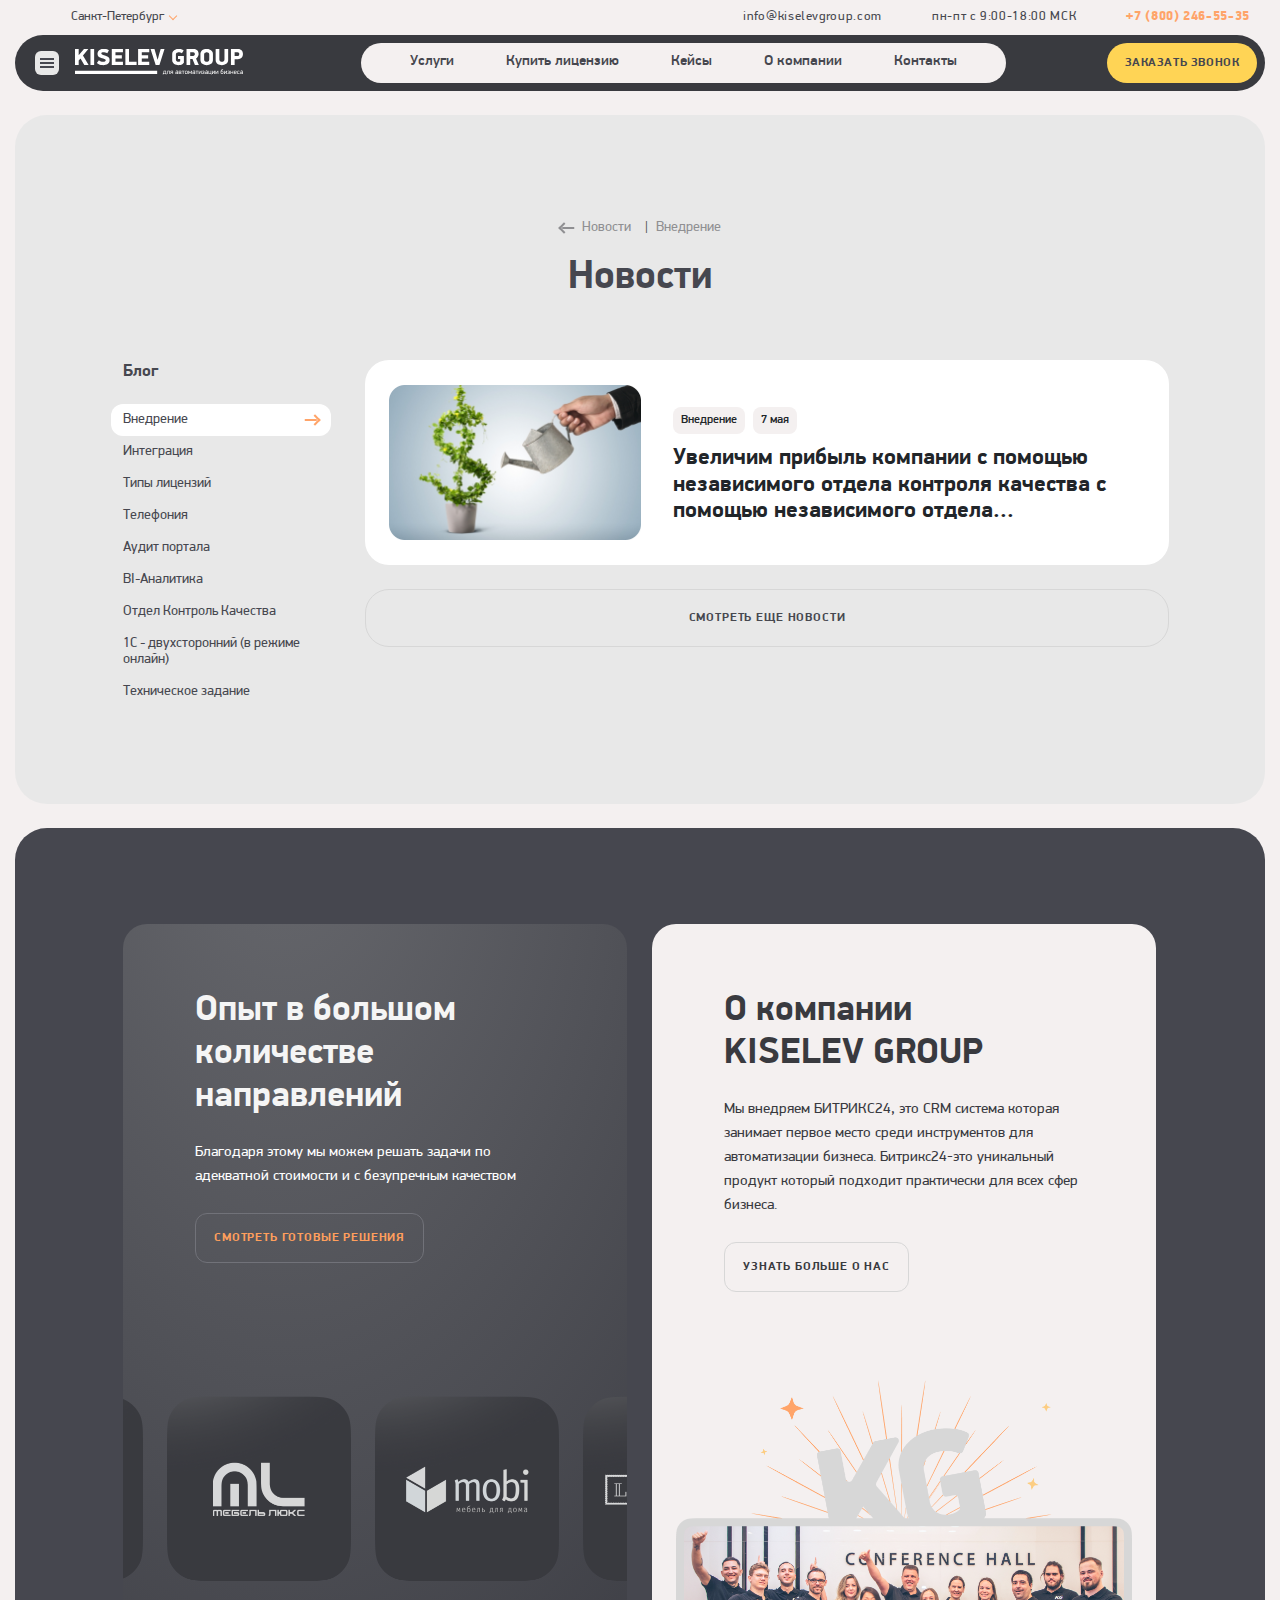
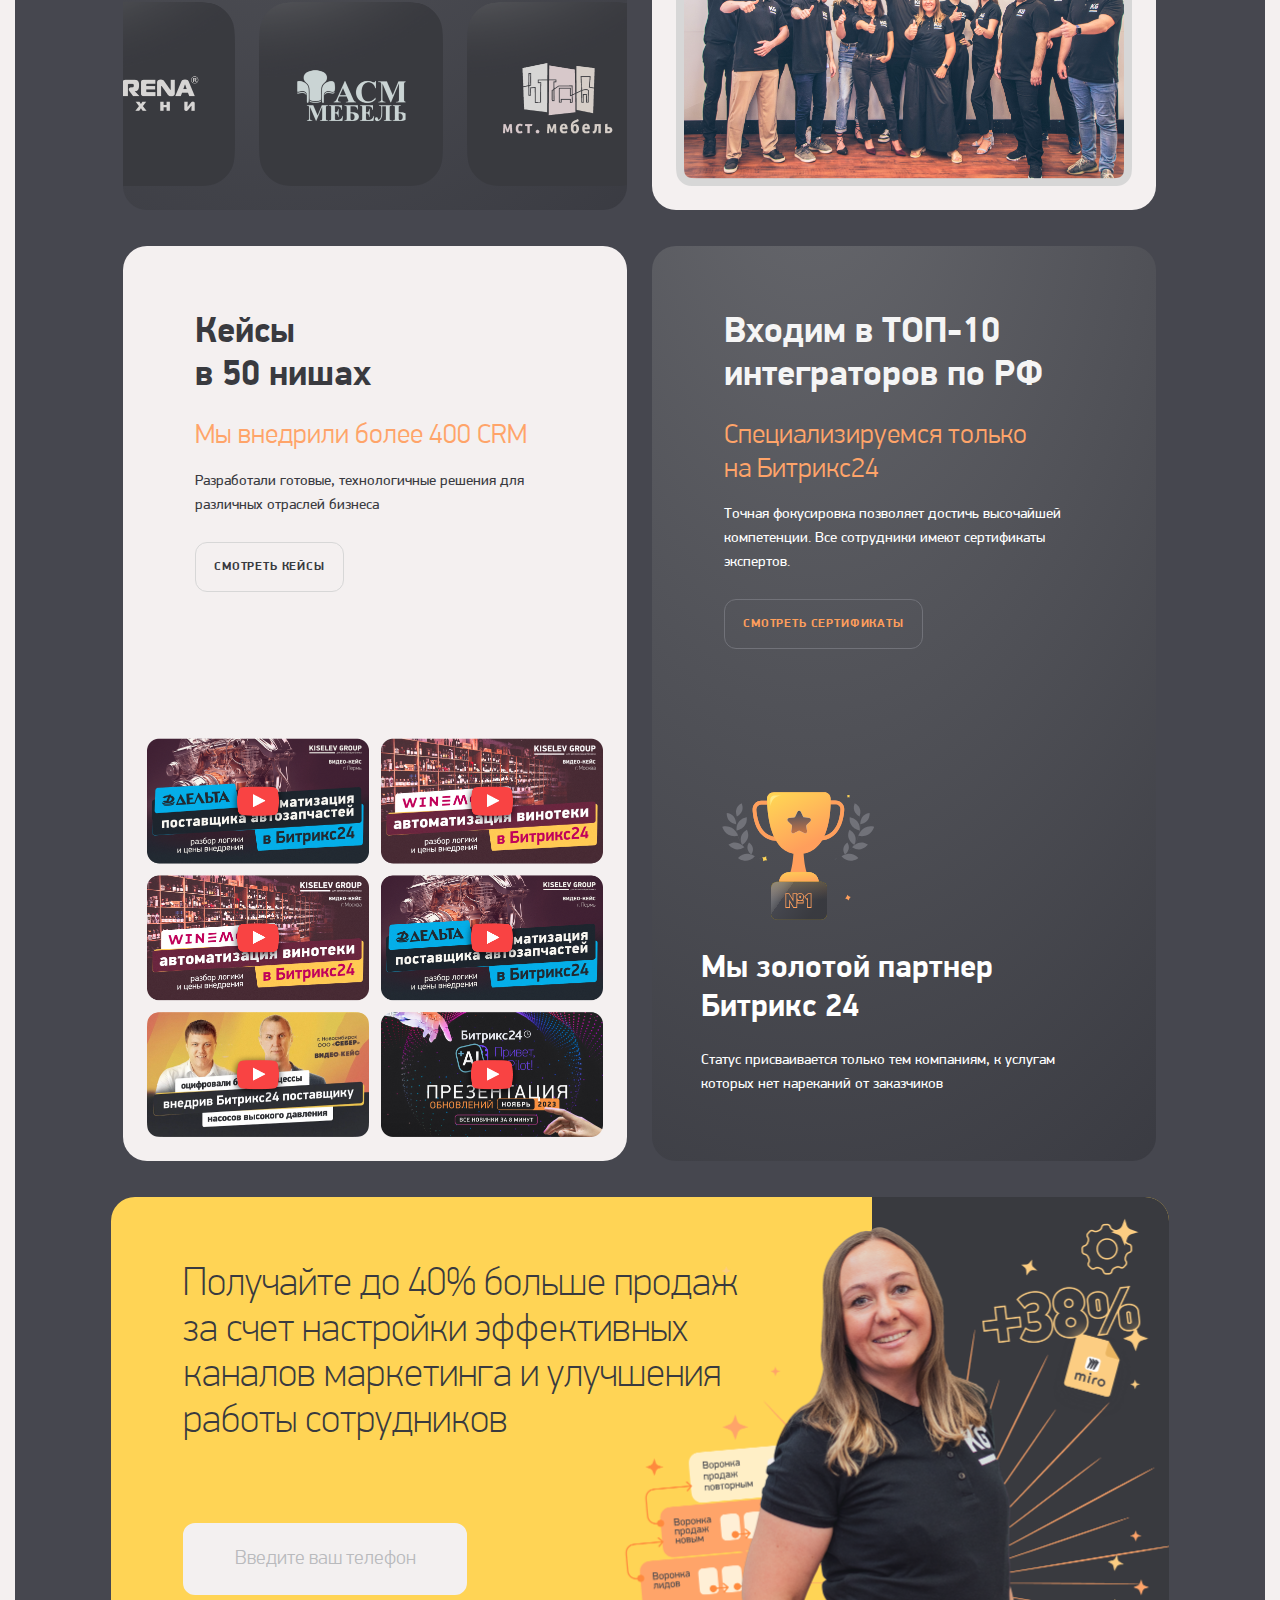
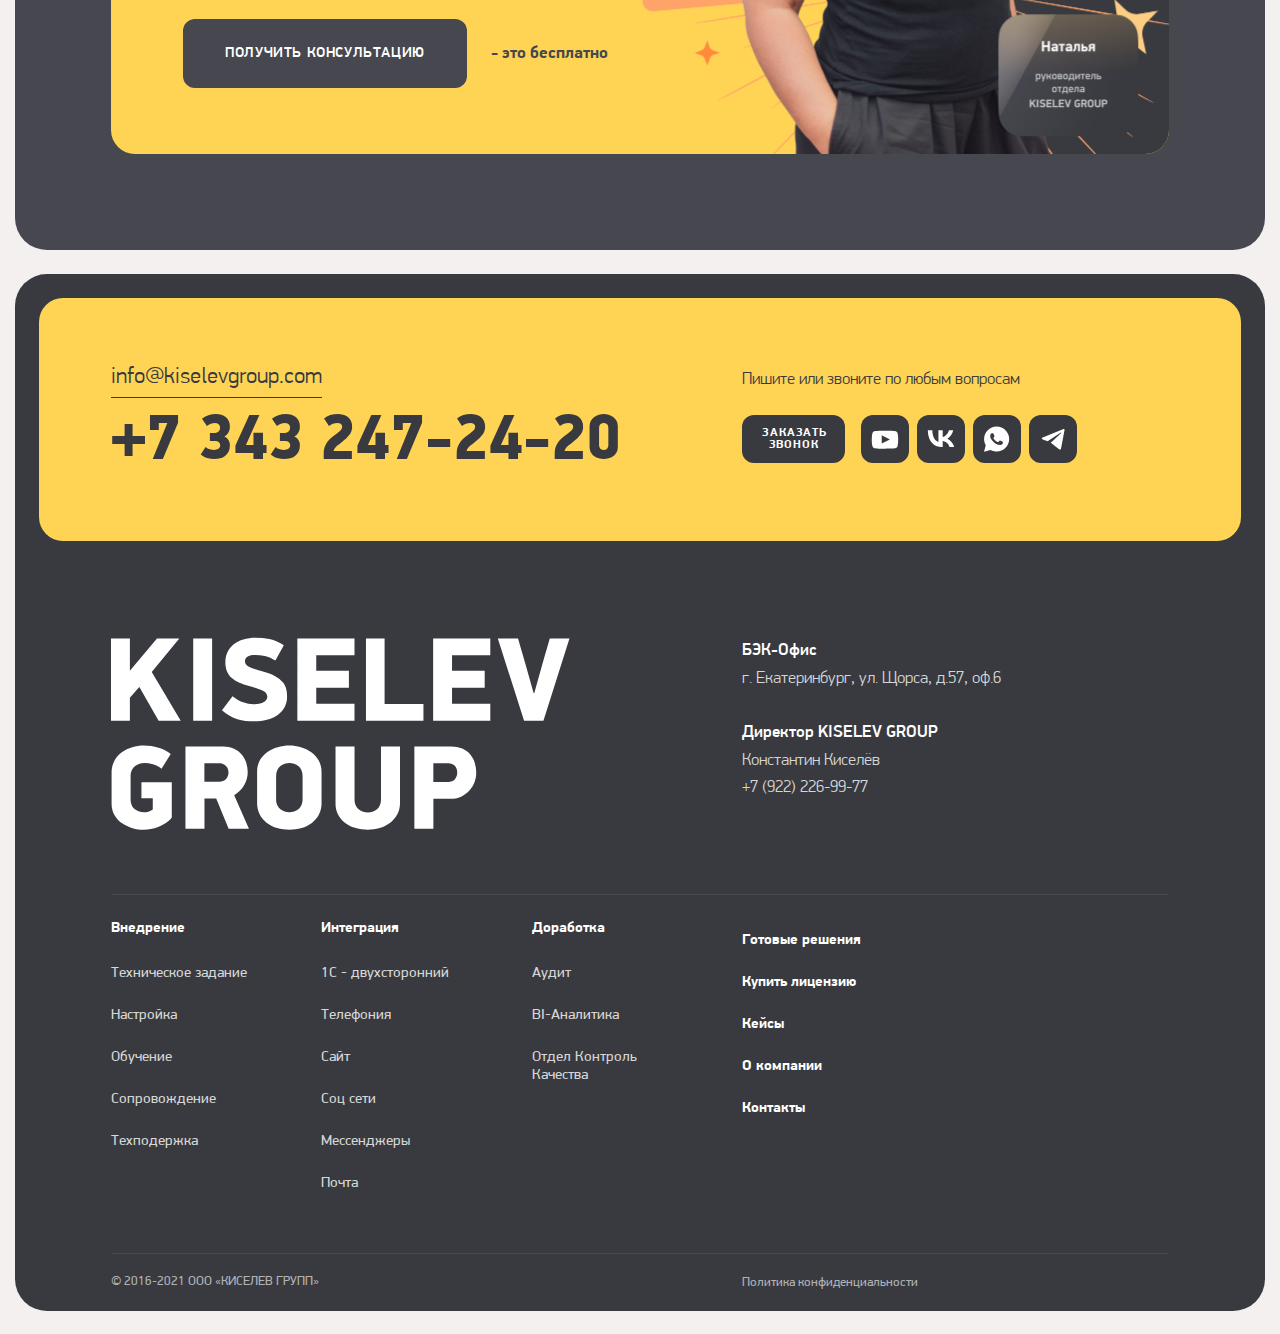
<file: news.html>
<!DOCTYPE html>
<html lang="en">
	<head>
		<meta charset="UTF-8" />
		<meta name="viewport" content="width=device-width, initial-scale=1.0" />
		<meta name="theme-color" content="#ffd455" />
		<title>Document</title>
		<link rel="stylesheet" href="https://cdn.jsdelivr.net/npm/swiper@11/swiper-bundle.min.css" />
		<link href="https://cdn.jsdelivr.net/npm/bootstrap@5.3.3/dist/css/bootstrap.min.css" rel="stylesheet" integrity="sha384-QWTKZyjpPEjISv5WaRU9OFeRpok6YctnYmDr5pNlyT2bRjXh0JMhjY6hW+ALEwIH" crossorigin="anonymous">
		<link rel="stylesheet" href="css/style.min.css" />
	</head>
</html>

<body>
	<header class="header">
		<div class="header__top">
			<div class="container">
				<div class="header__top-inner">
					<div class="header__city-select" data-bs-toggle="modal" data-bs-target="#regionalityModal">
						<span class="text">Санкт-Петербург</span>
						<span class="icon"></span>
					</div>
					<ul class="header__contacts-list">
						<li class="header__contacts-item">
							<a href="mailto:info@kiselevgroup.com" class="header__contacts-link">info@kiselevgroup.com</a>
						</li>
						<li class="header__contacts-item">
							<p class="header__work-time">пн-пт с 9:00-18:00 МСК</p>
						</li>
						<li class="header__contacts-item">
							<a href="tel:+7 (800) 246-55-35" class="header__contacts-link">+7 (800) 246-55-35</a>
						</li>
					</ul>
				</div>
			</div>
		</div>
		<nav class="header__navbar navbar">
			<div class="container">
				<!-- container ===> justify-content-between -->
				<div class="header__navbar-inner">
					<div class="header__logo-inner">
						<button
							class="header__hamb navbar-toggler collapsed"
							type="button"
							data-bs-toggle="collapse"
							data-bs-target="#navbarToggleExternalContent"
							aria-controls="navbarToggleExternalContent"
							aria-expanded="false"
							aria-label="Переключатель навигации"
						>
							<span class="header__hamb-icon navbar-toggler-icon"></span>
						</button>
						<a class="header__logo-link navbar-brand" href="/">
							<img src="images/logo.svg" alt="kiselevgroup" class="header__logo-img" />
						</a>
					</div>
					<ul class="header__nav-list nav justify-content-center">
						<li class="header__nav-item nav-item">
							<a class="header__nav-link nav-link" href="#">Услуги</a>
						</li>
						<li class="header__nav-item nav-item">
							<a class="header__nav-link nav-link" href="#">Купить лицензию</a>
						</li>
						<li class="header__nav-item nav-item">
							<a class="header__nav-link nav-link" href="#">Кейсы</a>
						</li>
						<li class="header__nav-item nav-item">
							<a class="header__nav-link nav-link" href="#">О компании</a>
						</li>
						<li class="header__nav-item nav-item">
							<a class="header__nav-link nav-link" href="#">Контакты</a>
						</li>
					</ul>
					<div class="header__callback-inner">
						<button
							type="button"
							class="header__callback"
							type="button"
							data-bs-toggle="collapse"
							data-bs-target="#collapseForm"
							aria-expanded="false"
							aria-controls="collapseForm"
						>
							Заказать звонок
						</button>
						<div class="collapse header__collapse-form-inner" id="collapseForm">
							<form>
								<input
									type="tel"
									class="form-control header__form-control"
									id="exampleInputTel"
									aria-describedby="telHelp"
									placeholder="Введите телефон"
								/>
								<button type="submit" class="btn btn-primary header__form-submit">Заказать звонок</button>
								<div class="form-check header__form-check">
									<input type="checkbox" class="form-check-input header__form-check-input" id="exampleCheck1" checked />
									<label class="form-check-label header__form-check-label" for="exampleCheck1"
										>Нажимая на кнопку вы соглашаетесь с условиями <a href="#"> Политики конфиденциальности </a></label
									>
								</div>
							</form>
						</div>
					</div>
				</div>
				<div class="header__offcanvas collapse" id="navbarToggleExternalContent">
					<div class="header__offcanvas-body offcanvas-body row justify-content-between">
						<div class="col-lg-6 col-md-8 row">
							<div class="col-md-4 dropdown">
								<h3 class="header__offcanvas-list-title">Внедрение</h3>
								<ul class="header__offcanvas-list">
									<li class="header__offcanvas-item">
										<a href="#">Техническое задание </a>
									</li>
									<li class="header__offcanvas-item">
										<a href="#">Настройка</a>
									</li>
									<li class="header__offcanvas-item">
										<a href="#">Обучение</a>
									</li>
									<li class="header__offcanvas-item">
										<a href="#">Сопровождение</a>
									</li>
									<li class="header__offcanvas-item">
										<a href="#">Техподдержка</a>
									</li>
								</ul>
							</div>
							<div class="col-md-4 dropdown">
								<h3 class="header__offcanvas-list-title">Интеграция</h3>
								<ul class="header__offcanvas-list">
									<li class="header__offcanvas-item">
										<a href="#">1С - двухсторонний</a>
									</li>
									<li class="header__offcanvas-item">
										<a href="#">Телефония</a>
									</li>
									<li class="header__offcanvas-item">
										<a href="#">Сайт</a>
									</li>
									<li class="header__offcanvas-item">
										<a href="#">Соц.сети</a>
									</li>
									<li class="header__offcanvas-item">
										<a href="#">Мессенджеры</a>
									</li>
									<li class="header__offcanvas-item">
										<a href="#">Почта</a>
									</li>
								</ul>
							</div>
							<div class="col-md-4 dropdown">
								<h3 class="header__offcanvas-list-title">Доработка</h3>
								<ul class="header__offcanvas-list">
									<li class="header__offcanvas-item">
										<a href="#">Аудит</a>
									</li>
									<li class="header__offcanvas-item">
										<a href="#">BI-Аналитика</a>
									</li>
									<li class="header__offcanvas-item">
										<a href="#">Отдел Контроль Качества</a>
									</li>
								</ul>
							</div>
							<div class="col-lg-6 col-12 dropdown d-block d-md-none">
								<h3 class="header__offcanvas-list-title">Купить лицензию</h3>
								<ul class="header__offcanvas-list">
									<li class="header__offcanvas-item">
										<a href="#">Облако</a>
									</li>
									<li class="header__offcanvas-item">
										<a href="#">Корпоративный портал</a>
									</li>
									<li class="header__offcanvas-item">
										<a href="#">Маркет Плюс</a>
									</li>
									<li class="header__offcanvas-item">
										<a href="#">Энтерпрайз</a>
									</li>
								</ul>
								<ul class="header__offcanvas-list">
									<li class="header__offcanvas-item">
										<a href="#">
											<b>Готовые решения</b>
										</a>
									</li>
									<li class="header__offcanvas-item">
										<a href="#">
											<b>Кейсы</b>
										</a>
									</li>
									<li class="header__offcanvas-item">
										<a href="#">
											<b>О компании</b>
										</a>
									</li>
									<li class="header__offcanvas-item">
										<a href="#">
											<b>Контакты</b>
										</a>
									</li>
								</ul>
							</div>
							<div class="col">
								<a href="mailto:info@kiselevgroup.com" class="header__mail-link">info@kiselevgroup.com</a>
								<a href="tel:+7 343 247-24-20" class="header__phone-link">+7 343 247-24-20</a>
								<ul class="header__offcanvas-social-list">
									<li class="header__offcanvas-social-item">
										<a href="#" class="header__offcanvas-social-link youtube">
											<svg width="22" height="16" viewBox="0 0 22 16" fill="none" xmlns="http://www.w3.org/2000/svg">
												<path
													fill-rule="evenodd"
													clip-rule="evenodd"
													d="M2.26054 15.049C1.86827 14.9329 1.51036 14.7265 1.217 14.447C0.923646 14.1676 0.70345 13.8234 0.574994 13.4434C-0.159032 11.4796 -0.376522 3.27912 1.03716 1.66026C1.50766 1.13364 2.17194 0.809406 2.88582 0.757947C6.67829 0.359867 18.3955 0.412945 19.7412 0.89064C20.1197 1.01051 20.4655 1.21244 20.7527 1.48131C21.0399 1.75018 21.2611 2.079 21.3996 2.44315C22.2016 4.47336 22.2288 11.8511 21.2909 13.8017C21.0421 14.3094 20.6255 14.7207 20.1083 14.9694C18.6946 15.6594 4.13638 15.6461 2.26054 15.049ZM8.28227 11.2009L15.0788 7.75088L8.28227 4.27432V11.2009Z"
													fill="currentColor"
												/>
											</svg>
										</a>
									</li>
									<li class="header__offcanvas-social-item">
										<a href="#" class="header__offcanvas-social-link vk">
											<svg width="22" height="14" viewBox="0 0 22 14" fill="none" xmlns="http://www.w3.org/2000/svg">
												<path
													d="M11.9845 13.9961C4.46791 13.9961 0.180592 8.74084 0.00195312 -0.00390625H3.7671C3.89077 6.41451 6.66654 9.13323 8.86517 9.69379V-0.00390625H12.4105V5.53163C14.5816 5.29339 16.8627 2.77087 17.6322 -0.00390625H21.1775C20.8875 1.43517 20.3095 2.79775 19.4796 3.99859C18.6496 5.19944 17.5857 6.21273 16.3542 6.97507C17.7288 7.67165 18.9429 8.65759 19.9165 9.86784C20.89 11.0781 21.6008 12.4851 22.002 13.9961H18.0994C17.7393 12.6837 17.0073 11.5089 15.9953 10.6189C14.9833 9.72893 13.7363 9.16337 12.4105 8.99309V13.9961H11.9845Z"
													fill="currentColor"
												/>
											</svg>
										</a>
									</li>
									<li class="header__offcanvas-social-item">
										<a href="#" class="header__offcanvas-social-link wa">
											<svg width="21" height="21" viewBox="0 0 21 21" fill="none" xmlns="http://www.w3.org/2000/svg">
												<path
													d="M17.9268 3.05469C15.9512 1.08594 13.3171 -0.0078125 10.5366 -0.0078125C4.75609 -0.0078125 0.0731696 4.65885 0.0731696 10.4193C0.0731696 12.2422 0.585366 14.0651 1.46341 15.5963L0 20.9922L5.56098 19.5338C7.09756 20.3359 8.78048 20.7734 10.5366 20.7734C16.3171 20.7734 21 16.1068 21 10.3464C20.9268 7.64844 19.9024 5.02344 17.9268 3.05469ZM15.5854 14.138C15.3658 14.7213 14.3415 15.3047 13.8293 15.3776C13.3902 15.4505 12.8049 15.4505 12.2195 15.3047C11.8537 15.1588 11.3415 15.013 10.7561 14.7214C8.12195 13.6276 6.43902 11.0026 6.29268 10.7839C6.14634 10.638 5.19512 9.39843 5.19512 8.08593C5.19512 6.77343 5.85366 6.1901 6.07317 5.89843C6.29268 5.60677 6.58536 5.60677 6.80487 5.60677C6.95122 5.60677 7.17073 5.60677 7.31707 5.60677C7.46341 5.60677 7.68292 5.53385 7.90244 6.04427C8.12195 6.55469 8.63414 7.86718 8.70731 7.9401C8.78048 8.08593 8.78048 8.23177 8.70731 8.3776C8.63414 8.52343 8.56097 8.66927 8.41463 8.8151C8.26829 8.96093 8.12195 9.17968 8.04877 9.2526C7.90243 9.39843 7.75609 9.54427 7.90244 9.76302C8.04878 10.0547 8.56097 10.8568 9.36585 11.5859C10.3902 12.4609 11.1951 12.7526 11.4878 12.8984C11.7805 13.0443 11.9268 12.9713 12.0732 12.8255C12.2195 12.6797 12.7317 12.0964 12.878 11.8047C13.0244 11.513 13.2439 11.5859 13.4634 11.6589C13.6829 11.7318 15 12.388 15.2195 12.5339C15.5122 12.6797 15.6585 12.7526 15.7317 12.8255C15.8049 13.0443 15.8049 13.5547 15.5854 14.138Z"
													fill="currentColor"
												/>
											</svg>
										</a>
									</li>
									<li class="header__offcanvas-social-item">
										<a href="#" class="header__offcanvas-social-link tg">
											<svg width="19" height="17" viewBox="0 0 19 17" fill="none" xmlns="http://www.w3.org/2000/svg">
												<path
													d="M19 0.594413L15.9946 16.2845C15.9946 16.2845 15.5741 17.3723 14.4189 16.8506L7.48457 11.3448L7.45242 11.3285C8.38909 10.4576 15.6524 3.69485 15.9698 3.38831C16.4613 2.91355 16.1562 2.63092 15.5856 2.98955L4.85679 10.0452L0.717638 8.60296C0.717638 8.60296 0.0662573 8.36302 0.00359284 7.8413C-0.0598961 7.31872 0.739076 7.03609 0.739076 7.03609L17.6131 0.181135C17.6131 0.181135 19 -0.449883 19 0.594413Z"
													fill="currentColor"
												/>
											</svg>
										</a>
									</li>
								</ul>
							</div>
						</div>
						<div class="col-lg-6 col-md-4 row d-md-flex d-none">
							<div class="col-lg-6 col-12 dropdown">
								<h3 class="header__offcanvas-list-title">Купить лицензию</h3>
								<ul class="header__offcanvas-list">
									<li class="header__offcanvas-item">
										<a href="#">Облако</a>
									</li>
									<li class="header__offcanvas-item">
										<a href="#">Корпоративный портал</a>
									</li>
									<li class="header__offcanvas-item">
										<a href="#">Маркет Плюс</a>
									</li>
									<li class="header__offcanvas-item">
										<a href="#">Энтерпрайз</a>
									</li>
								</ul>
								<ul class="header__offcanvas-list">
									<li class="header__offcanvas-item">
										<a href="#">
											<b>Готовые решения</b>
										</a>
									</li>
									<li class="header__offcanvas-item">
										<a href="#">
											<b>Кейсы</b>
										</a>
									</li>
									<li class="header__offcanvas-item">
										<a href="#">
											<b>О компании</b>
										</a>
									</li>
									<li class="header__offcanvas-item">
										<a href="#">
											<b>Контакты</b>
										</a>
									</li>
								</ul>
							</div>
							<div class="col-6 d-lg-block d-none">
								<div class="header__offcanvas-prev">
									<img class="header__offcanvas-img" src="images/offcanvas-prev-1.png" alt="Акция" />
								</div>
							</div>
						</div>
					</div>
				</div>
			</div>
		</nav>
	</header>
</body>


<main>
	<section class="news-list mb-24 mobile-light-section">
		<div class="container">
			<div class="news-list__inner light-inner">
				<div class="news-list__head-inner">
					<nav class="news-list__nav" style="--bs-breadcrumb-divider: '|'" aria-label="breadcrumb">
						<ol class="news-list__breadcrumb breadcrumb">
							<li class="news-list__breadcrumb-item breadcrumb-item">
								<a href="#">
									<span class="icon"></span>
									<span class="text">Новости</span>
								</a>
							</li>
							<li class="news-list__breadcrumb-item breadcrumb-item active" aria-current="page">Внедрение</li>
						</ol>
					</nav>
					<h2 class="news-list__title title">Новости</h2>
				</div>
				<div class="news-list__body-inner">
					<div class="d-flex align-items-start justify-content-between">
						<div
							class="news-list__link-wrapper nav"
							id="v-pills-tab"
							role="tablist"
							aria-orientation="vertical"
						>
							<h3 class="news-list__nav-title">Блог</h3>
							<button
								class="news-list__nav-link nav-link active"
								id="implementation-tab"
								data-bs-toggle="pill"
								data-bs-target="#implementation"
								type="button"
								role="tab"
								aria-controls="implementation"
								aria-selected="true"
							>
								<span class="text">Внедрение</span>
								<span class="icon"></span>
							</button>
							<button
								class="news-list__nav-link nav-link"
								id="integration-tab"
								data-bs-toggle="pill"
								data-bs-target="#integration"
								type="button"
								role="tab"
								aria-controls="integration"
								aria-selected="false"
							>
								<span class="text">Интеграция</span>
								<span class="icon"></span>
							</button>
							<button
								class="news-list__nav-link nav-link"
								id="licenses-type-tab"
								data-bs-toggle="pill"
								data-bs-target="#licenses-type"
								type="button"
								role="tab"
								aria-controls="licenses-type"
								aria-selected="false"
							>
								<span class="text">Типы лицензий</span>
								<span class="icon"></span>
							</button>
							<button
								class="news-list__nav-link nav-link"
								id="telephony-tab"
								data-bs-toggle="pill"
								data-bs-target="#telephony"
								type="button"
								role="tab"
								aria-controls="telephony"
								aria-selected="false"
							>
								<span class="text">Телефония</span>
								<span class="icon"></span>
							</button>
							<button
								class="news-list__nav-link nav-link"
								id="portalAudit-tab"
								data-bs-toggle="pill"
								data-bs-target="#portalAudit"
								type="button"
								role="tab"
								aria-controls="portalAudit"
								aria-selected="false"
							>
								<span class="text">Аудит портала</span>
								<span class="icon"></span>
							</button>
							<button
								class="news-list__nav-link nav-link"
								id="BiAnalytics-tab"
								data-bs-toggle="pill"
								data-bs-target="#BiAnalytics"
								type="button"
								role="tab"
								aria-controls="BiAnalytics"
								aria-selected="false"
							>
								<span class="text">BI-Аналитика</span>
								<span class="icon"></span>
							</button>
							<button
								class="news-list__nav-link nav-link"
								id="QCD-tab"
								data-bs-toggle="pill"
								data-bs-target="#QCD"
								type="button"
								role="tab"
								aria-controls="QCD"
								aria-selected="false"
							>
								<span class="text">Отдел Контроль Качества</span>
								<span class="icon"></span>
							</button>
							<button
								class="news-list__nav-link nav-link"
								id="1c-double-sided-tab"
								data-bs-toggle="pill"
								data-bs-target="#1c-double-sided"
								type="button"
								role="tab"
								aria-controls="1c-double-sided"
								aria-selected="false"
							>
								<span class="text">1C - двухсторонний (в режиме онлайн)</span>
								<span class="icon"></span>
							</button>
							<button
								class="news-list__nav-link nav-link"
								id="technicalSpecification-tab"
								data-bs-toggle="pill"
								data-bs-target="#technicalSpecification"
								type="button"
								role="tab"
								aria-controls="technicalSpecification"
								aria-selected="false"
							>
								<span class="text">Техническое задание</span>
								<span class="icon"></span>
							</button>
						</div>
						<div class="news-list__tab-content tab-content" id="v-pills-tabContent">
							<div
								class="news-list__tab-panel tab-pane fade show active"
								id="implementation"
								role="tabpanel"
								aria-labelledby="implementation-tab"
								tabindex="0"
							>
								<div class="news-list__card card">
									<div class="news-list__card-wrapper row g-0">
										<div class="news-list__prew col-lg-4">
											<img src="images/news-prew.png" class="news-list__card-img img-fluid" alt="Заголовок карточки" />
										</div>
										<div class="col-lg-8">
											<div class="news-list__card-body">
												<span class="news-list__card-badge">Внедрение</span>
												<span class="news-list__card-badge">7 мая</span>
												<a href="#" class="news-list__card-link">
													<h5 class="news-list__card-title">
														Увеличим прибыль компании с помощью независимого отдела контроля качества с помощью
														независимого отдела...
													</h5>
												</a>
											</div>
										</div>
									</div>
								</div>
	
								<button class="news-list__show-more transparent-btn">Смотреть еще новости</button>
							</div>
							<div class="tab-pane fade" id="integration" role="tabpanel" aria-labelledby="integration-tab" tabindex="0">
								Интеграция
							</div>
							<div
								class="tab-pane fade"
								id="licenses-type"
								role="tabpanel"
								aria-labelledby="licenses-type-tab"
								tabindex="0"
							>
								Типы лицензий
							</div>
							<div class="tab-pane fade" id="telephony" role="tabpanel" aria-labelledby="telephony-tab" tabindex="0">
								Телефония
							</div>
							<div class="tab-pane fade" id="portalAudit" role="tabpanel" aria-labelledby="portalAudit-tab" tabindex="0">
								Аудит портала
							</div>
							<div class="tab-pane fade" id="BiAnalytics" role="tabpanel" aria-labelledby="BiAnalytics-tab" tabindex="0">
								BI-Аналитика
							</div>
							<div class="tab-pane fade" id="QCD" role="tabpanel" aria-labelledby="QCD-tab" tabindex="0">
								Отдел Контроль Качества
							</div>
							<div
								class="tab-pane fade"
								id="1c-double-sided"
								role="tabpanel"
								aria-labelledby="1c-double-sided-tab"
								tabindex="0"
							>
								1C - двухсторонний (в режиме онлайн)
							</div>
							<div
								class="tab-pane fade"
								id="technicalSpecification"
								role="tabpanel"
								aria-labelledby="technicalSpecification-tab"
								tabindex="0"
							>
								Техническое задание
							</div>
						</div>
					</div>
				</div>
			</div>
		</div>
	</section>
	
	<section class="about-us">
		<div class="container">
			<div class="about-us__inner row">
				<div class="col-xl-6">
					<div class="about-us__card about-us__card--dark">
						<div class="about-us__card-text-inner">
							<h2 class="about-us__card-title">Опыт в большом количестве направлений</h2>
							<p class="about-us__card-text">
								Благодаря этому мы можем решать задачи по адекватной стоимости и с безупречным качеством
							</p>
							<a href="#" class="about-us__link">Смотреть готовые решения</a>
						</div>
						<div class="about-us__card-prev">
							<img
								class="about-us__card-img"
								class="about-us__card-img"
								src="images/about-us-1.png"
								alt="Опыт в большом количестве направлений"
							/>
						</div>
					</div>
				</div>
				<div class="col-xl-6">
					<div class="about-us__card about-us__card--light">
						<div class="about-us__card-text-inner">
							<h2 class="about-us__card-title">О компании <br />KISELEV GROUP</h2>
							<p class="about-us__card-text">
								Мы внедряем БИТРИКС24, это СRМ система которая занимает первое место среди инструментов для автоматизации
								бизнеса. Битрикс24-это уникальный продукт который подходит практически для всех сфер бизнеса.
							</p>
							<a href="#" class="about-us__link">Узнать больше о нас</a>
						</div>
						<div class="about-us__card-prev px-4">
							<img
								class="about-us__card-img"
								src="images/about-us-2.png"
								alt="Команда KISELEV GROUP"
							/>
						</div>
					</div>
				</div>
				<div class="col-xl-6">
					<div class="about-us__card about-us__card--light">
						<div class="about-us__card-text-inner">
							<h2 class="about-us__card-title">Кейсы <br />в 50 нишах</h2>
							<p class="about-us__descr orange">Мы внедрили более 400 CRM</p>
							<p class="about-us__card-text">Разработали готовые, технологичные решения для различных отраслей бизнеса</p>
							<a href="#" class="about-us__link">Смотреть кейсы</a>
						</div>
						<div class="about-us__card-prev px-4">
							<img
								class="about-us__card-img"
								src="images/about-us-3.png"
								alt="Кейсы"
							/>
						</div>
					</div>
				</div>
				<div class="col-xl-6">
					<div class="about-us__card about-us__card--dark">
						<div class="about-us__card-text-inner">
							<h2 class="about-us__card-title">Входим в ТОП-10 <br />интеграторов по РФ</h2>
							<p class="about-us__descr orange">Специализируемся только на&nbsp;Битрикс24</p>
							<p class="about-us__card-text">
								Точная фокусировка позволяет достичь высочайшей компетенции. Все сотрудники имеют сертификаты экспертов.
							</p>
							<a href="#" class="about-us__link">Смотреть сертификаты</a>
						</div>
						<div class="about-us__card-prev about-us__card-prev--with-text">
							<img class="about-us__card-img" src="images/about-us-cup.svg" alt="Мы золотой партнер Битрикс 24" />
							<h4 class="about-us__card-subtitle">Мы золотой партнер Битрикс 24</h4>
							<p class="about-us__card-text">
								Статус присваивается только тем компаниям, к услугам которых нет нареканий от заказчиков
							</p>
						</div>
					</div>
				</div>
				<div class="big-form__form-inner">
					<h2 class="big-form__form-descr">
						Получайте до 40% больше продаж за счет настройки эффективных каналов маркетинга и улучшения работы сотрудников
					</h2>
					<form class="big-form__form">
						<div class="big-form__input-wrapper">
							<input type="tel" class="form__input" placeholder="Введите ваш телефон" />
						</div>
						<div class="big-form__submit-wrapper">
							<button type="submit" class="form__submit-button">Получить консультацию</button>
							<span class="big-form__submit-text">- это бесплатно</span>
						</div>
					</form>
				</div>
			</div>
		</div>
	</section>
</main>

<footer class="footer">

	<div class="container">

		<div class="footer-inner">

			<div class="footer__contacts">

				<div class="row justify-content-between">

					<div class="col-md-7">

						<a href="mailto:info@kiselevgroup.com" class="footer__mail-link">info@kiselevgroup.com</a>

						<a href="tel:+7 343 247-24-20" class="footer__phone-link">+7 343 247-24-20</a>

					</div>

					<div class="col-md-5">

						<p class="footer__social-text">Пишите или звоните по любым вопросам</p>

						<ul class="footer__social-list">

							<li class="footer__social-item">

								<button class="footer__callback item-color">Заказать звонок</button>

							</li>

							<li class="footer__social-item">

								<a href="#" class="footer__social-link item-color youtube">

									<svg width="28" height="19" viewBox="0 0 28 19" fill="none" xmlns="http://www.w3.org/2000/svg">

										<path fill-rule="evenodd" clip-rule="evenodd" d="M3.51186 18.1479C3.04115 18.0086 2.61165 17.7608 2.25962 17.4255C1.90759 17.0902 1.64336 16.6771 1.48921 16.2212C0.60838 13.8645 0.347393 4.024 2.04381 2.08138C2.60841 1.44943 3.40555 1.06035 4.2622 0.998598C8.81316 0.520903 22.8738 0.584596 24.4887 1.15783C24.9429 1.30167 25.3579 1.54399 25.7025 1.86663C26.0471 2.18927 26.3125 2.58386 26.4787 3.02084C27.4411 5.45709 27.4737 14.3104 26.3482 16.6511C26.0497 17.2604 25.5498 17.7539 24.9291 18.0523C23.2327 18.8803 5.76288 18.8644 3.51186 18.1479ZM10.7379 13.5301L18.8938 9.39012L10.7379 5.21824V13.5301Z" fill="white"/>

										</svg>

								</a>

							</li>

							<li class="footer__social-item">

								<a href="#" class="footer__social-link item-color vk">

									<svg width="28" height="18" viewBox="0 0 28 18" fill="none" xmlns="http://www.w3.org/2000/svg">

										<path d="M15.1817 17.0871C6.16189 17.0871 1.0171 10.7808 0.802734 0.287109H5.32091C5.46932 7.98921 8.80024 11.2517 11.4386 11.9243V0.287109H15.6929V6.92975C18.2983 6.64386 21.0356 3.61684 21.959 0.287109H26.2134C25.8654 2.014 25.1718 3.64909 24.1759 5.09011C23.18 6.53113 21.9032 7.74707 20.4255 8.66188C22.075 9.49777 23.5319 10.6809 24.7001 12.1332C25.8684 13.5855 26.7213 15.2739 27.2027 17.0871H22.5197C22.0875 15.5122 21.2092 14.1025 19.9948 13.0345C18.7804 11.9665 17.2839 11.2878 15.6929 11.0835V17.0871H15.1817Z" fill="white"/>

										</svg>

								</a>

							</li>

							<li class="footer__social-item">

								<a href="#" class="footer__social-link item-color wa">

									<svg width="26" height="26" viewBox="0 0 26 26" fill="none" xmlns="http://www.w3.org/2000/svg">

										<path d="M21.5122 4.15937C19.1415 1.79687 15.9805 0.484375 12.6439 0.484375C5.70731 0.484375 0.0878035 6.08437 0.0878035 12.9969C0.0878035 15.1844 0.702439 17.3719 1.7561 19.2094L0 25.6844L6.67317 23.9344C8.51707 24.8969 10.5366 25.4219 12.6439 25.4219C19.5805 25.4219 25.2 19.8219 25.2 12.9094C25.1122 9.67187 23.8829 6.52187 21.5122 4.15937ZM18.7024 17.4594C18.439 18.1594 17.2097 18.8594 16.5951 18.9469C16.0683 19.0344 15.3658 19.0344 14.6634 18.8594C14.2244 18.6844 13.6097 18.5094 12.9073 18.1594C9.74634 16.8469 7.72683 13.6969 7.55122 13.4344C7.37561 13.2594 6.23415 11.7719 6.23415 10.1969C6.23415 8.62187 7.02439 7.92187 7.2878 7.57187C7.55122 7.22187 7.90243 7.22187 8.16585 7.22187C8.34146 7.22187 8.60487 7.22187 8.78048 7.22187C8.95609 7.22187 9.21951 7.13437 9.48292 7.74687C9.74634 8.35937 10.361 9.93437 10.4488 10.0219C10.5366 10.1969 10.5366 10.3719 10.4488 10.5469C10.361 10.7219 10.2732 10.8969 10.0976 11.0719C9.92194 11.2469 9.74633 11.5094 9.65853 11.5969C9.48292 11.7719 9.30731 11.9469 9.48292 12.2094C9.65853 12.5594 10.2732 13.5219 11.239 14.3969C12.4683 15.4469 13.4341 15.7969 13.7854 15.9719C14.1366 16.1469 14.3122 16.0594 14.4878 15.8844C14.6634 15.7094 15.278 15.0094 15.4537 14.6594C15.6293 14.3094 15.8927 14.3969 16.1561 14.4844C16.4195 14.5719 18 15.3594 18.2634 15.5344C18.6146 15.7094 18.7902 15.7969 18.878 15.8844C18.9658 16.1469 18.9658 16.7594 18.7024 17.4594Z" fill="white"/>

										</svg>

								</a>

							</li>

							<li class="footer__social-item">

								<a href="#" class="footer__social-link item-color tg">

									<svg width="24" height="21" viewBox="0 0 24 21" fill="none" xmlns="http://www.w3.org/2000/svg">

										<path d="M23.6008 0.806655L19.9943 19.6347C19.9943 19.6347 19.4897 20.9401 18.1035 20.3141L9.78227 13.7071L9.74368 13.6876C10.8677 12.6425 19.5837 4.52718 19.9646 4.15933C20.5543 3.58962 20.1882 3.25046 19.5035 3.68082L6.62893 12.1476L1.66195 10.4169C1.66195 10.4169 0.88029 10.129 0.805093 9.50291C0.728906 8.87582 1.68767 8.53666 1.68767 8.53666L21.9365 0.310722C21.9365 0.310722 23.6008 -0.4465 23.6008 0.806655Z" fill="white"/>

										</svg>

								</a>

							</li>

						</ul>

					</div>

				</div>

			</div>

			<div class="footer__center">

				<div class="row ">

					<div class="col-md-7">

						<img class="foter__company-name" src="images/footer-text.svg" alt="kiselevgroup">

					</div>

					<div class="col-md-5">

						<address class="footer__addres">

							<p class="footer__subtitle-info">БЭК-Офис</p>

							<p class="footer__info-text">г. Екатеринбург, ул. Щорса, д.57, оф.6</p>

						</address>

						<div class="footer__director">

							<p class="footer__subtitle-info">Директор KISELEV GROUP</p>

							<p class="footer__info-text">Константин Киселёв</p>

							<a href="tel:+7 922 226-99-77" class="footer__director-phone footer__info-text">+7 (922) 226-99-77</a>

						</div>

					</div>

				</div>

			</div>

			<nav class="footer__nav">

				<div class="row">

					<div class="col-lg-7 col-md-9">

						<div class="row">

							<div class="col-md-4 col-6">

								<h4 class="footer__list-title">

									<a href="#" class="footer__list-title-link">Внедрение</a>

								</h4>

								<ul class="footer__nav-list">

									<li class="footer__nav-item">

										<a href="#" class="footer__nav-link">Техническое задание</a>

										</li>

									<li class="footer__nav-item">

										<a href="#" class="footer__nav-link">Настройка</a>

										</li>

									<li class="footer__nav-item">

										<a href="#" class="footer__nav-link">Обучение</a>

										</li>

									<li class="footer__nav-item">

										<a href="#" class="footer__nav-link">Сопровождение</a>

										</li>

									<li class="footer__nav-item">

										<a href="#" class="footer__nav-link">Техподержка</a>

										</li>

								</ul>

							</div>

							<div class="col-md-4 col-6">

								<h4 class="footer__list-title">

									<a href="#" class="footer__list-title-link">Интеграция</a>

								</h4>

								<ul class="footer__nav-list">

									<li class="footer__nav-item">

										<a href="#" class="footer__nav-link">1С - двухсторонний</a>

									</li>

									<li class="footer__nav-item">

										<a href="#" class="footer__nav-link">Телефония</a>

										</li>

									<li class="footer__nav-item">

										<a href="#" class="footer__nav-link">Сайт</a>

										</li>

									<li class="footer__nav-item">

										<a href="#" class="footer__nav-link">Соц сети</a>

										</li>

									<li class="footer__nav-item">

										<a href="#" class="footer__nav-link">Мессенджеры</a>

										</li>

									<li class="footer__nav-item">

										<a href="#" class="footer__nav-link">Почта</a>

										</li>

								</ul>

							</div>

							<div class="col-lg-3 col-md-4">

								<h4 class="footer__list-title">

									<a href="#" class="footer__list-title-link">Доработка</a>

								</h4>

								<ul class="footer__nav-list">

									<li class="footer__nav-item">

										

									<a href="#" class="footer__nav-link">Аудит</a>

									</li>

									<li class="footer__nav-item">

										

									<a href="#" class="footer__nav-link">BI-Аналитика</a>

									</li>

									<li class="footer__nav-item">

										

									<a href="#" class="footer__nav-link">Отдел Контроль Качества</a>

									</li>

								</ul>

							</div>

						</div>

					</div>

					<div class="col-lg-2 col-md-3">

						<ul class="footer__nav-list">

							<li class="footer__nav-item">

								<a href="#" class="footer__nav-link"><b>Готовые решения</b></a>

								</li>

							<li class="footer__nav-item">

								<a href="#" class="footer__nav-link"><b>Купить лицензию</b></a>

								</li>

							<li class="footer__nav-item">

								<a href="#" class="footer__nav-link"><b>Кейсы</b></a>

								</li>

							<li class="footer__nav-item">

								<a href="#" class="footer__nav-link"><b>О компании</b></a>

								</li>

							<li class="footer__nav-item">

								<a href="#" class="footer__nav-link"><b>Контакты</b></a>

								</li>

						</ul>

					</div>

				</div>

			</nav>

			<div class="footerl__policy">

				<div class="row justify-content-between align-items-center">

					<div class="col-md-5">

					<p class="footer__policy-text">© 2016-2021 ООО «КИСЕЛЕВ ГРУПП»</p>

					</div>

					<div class="col-md-5">

						<a href="#" class="footer__policy-link">Политика конфиденциальности</a>

					</div>

				</div>

			</div>

		</div>

	</div>

</footer>

<script src="https://cdn.jsdelivr.net/npm/swiper@11/swiper-bundle.min.js"></script>

<script src="https://cdn.jsdelivr.net/npm/bootstrap@5.3.3/dist/js/bootstrap.bundle.min.js" integrity="sha384-YvpcrYf0tY3lHB60NNkmXc5s9fDVZLESaAA55NDzOxhy9GkcIdslK1eN7N6jIeHz" crossorigin="anonymous"></script>

<script src='js/inputmask.js'></script>

<script src='js/app.js'></script>

</body>

</html>
</file>
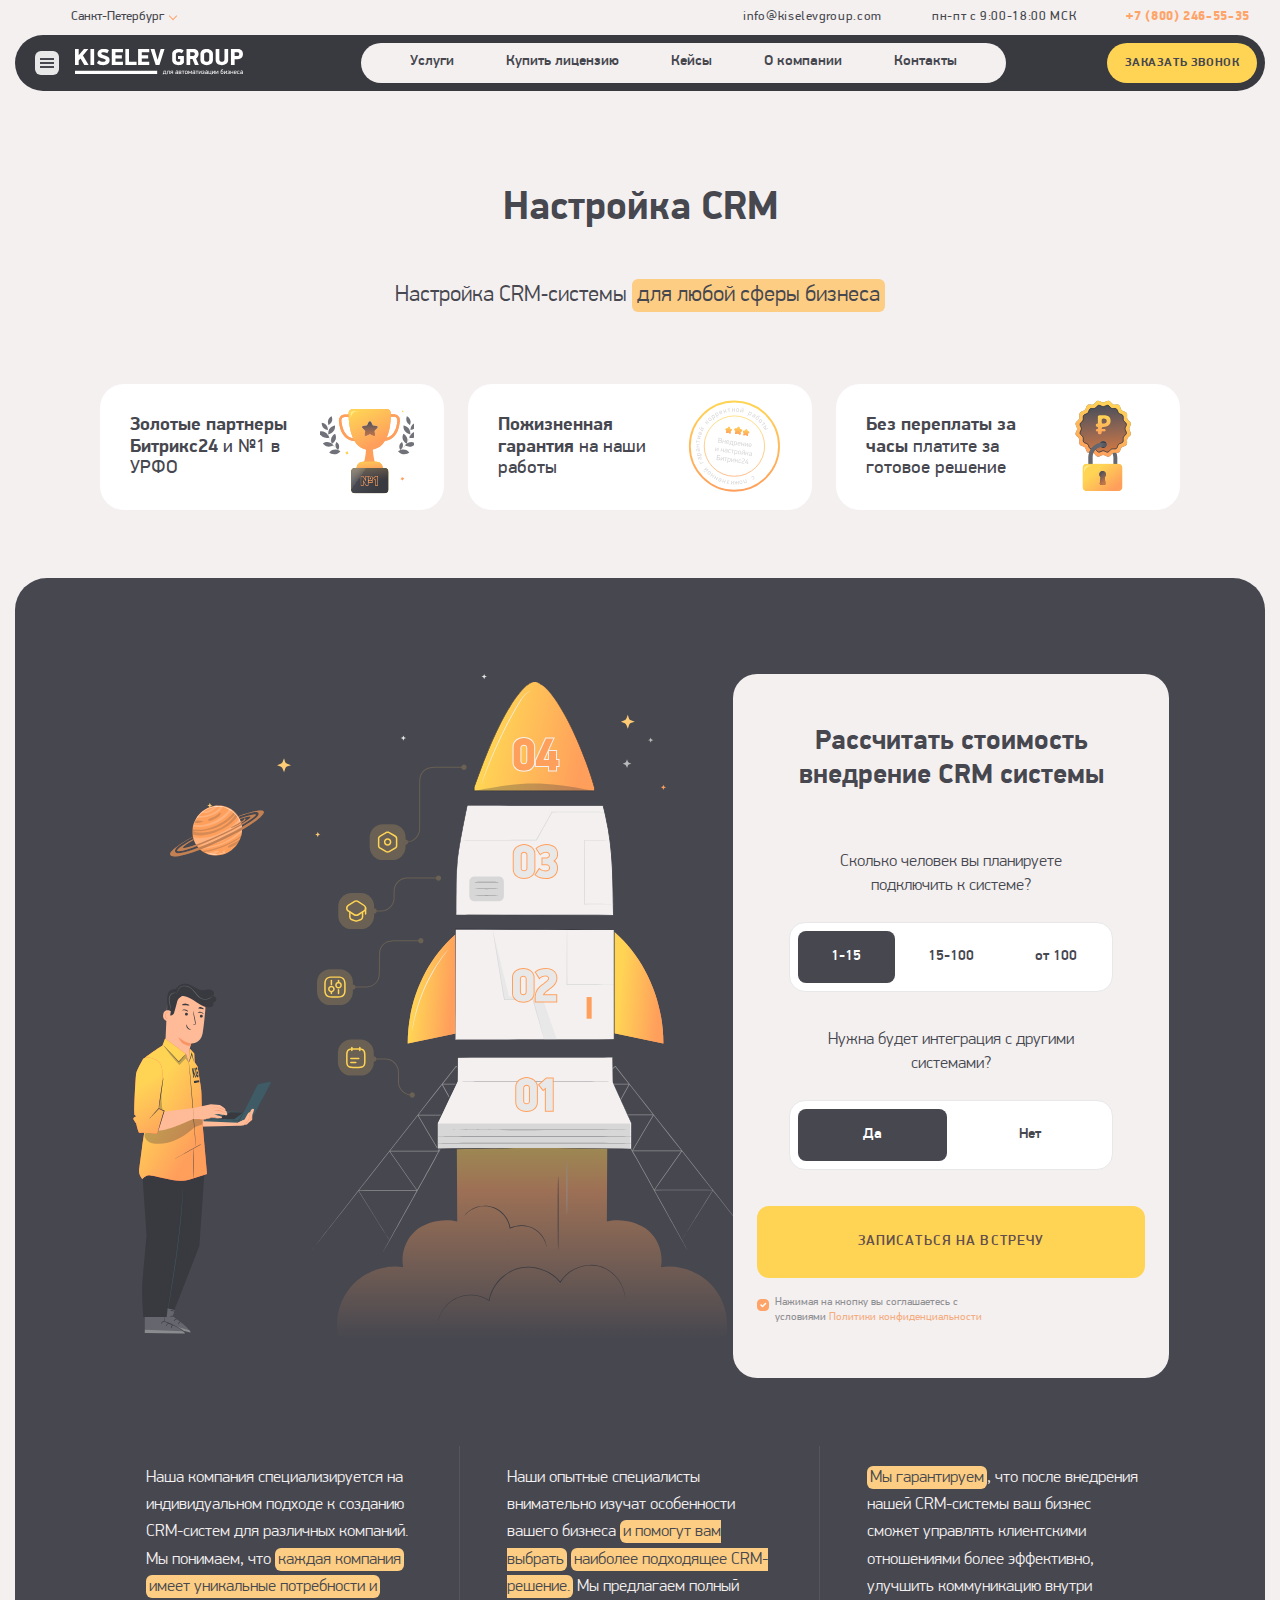
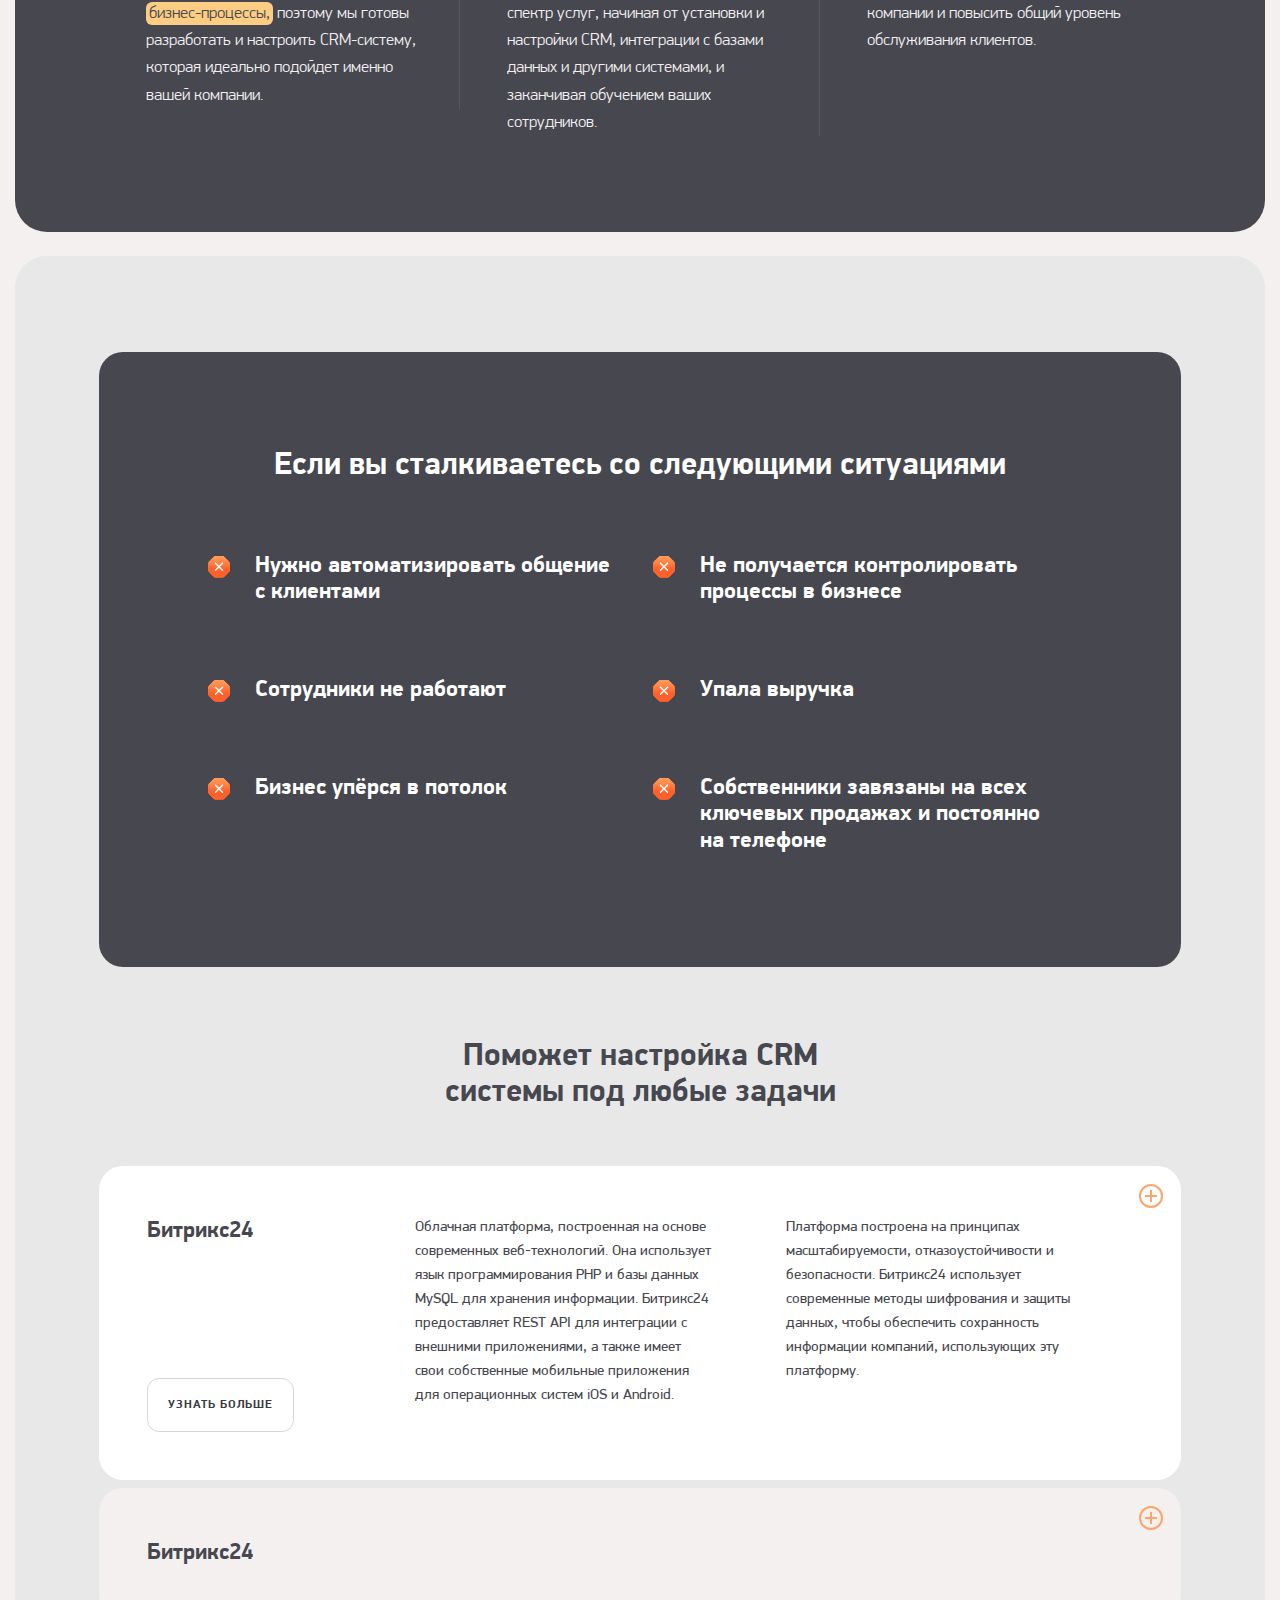
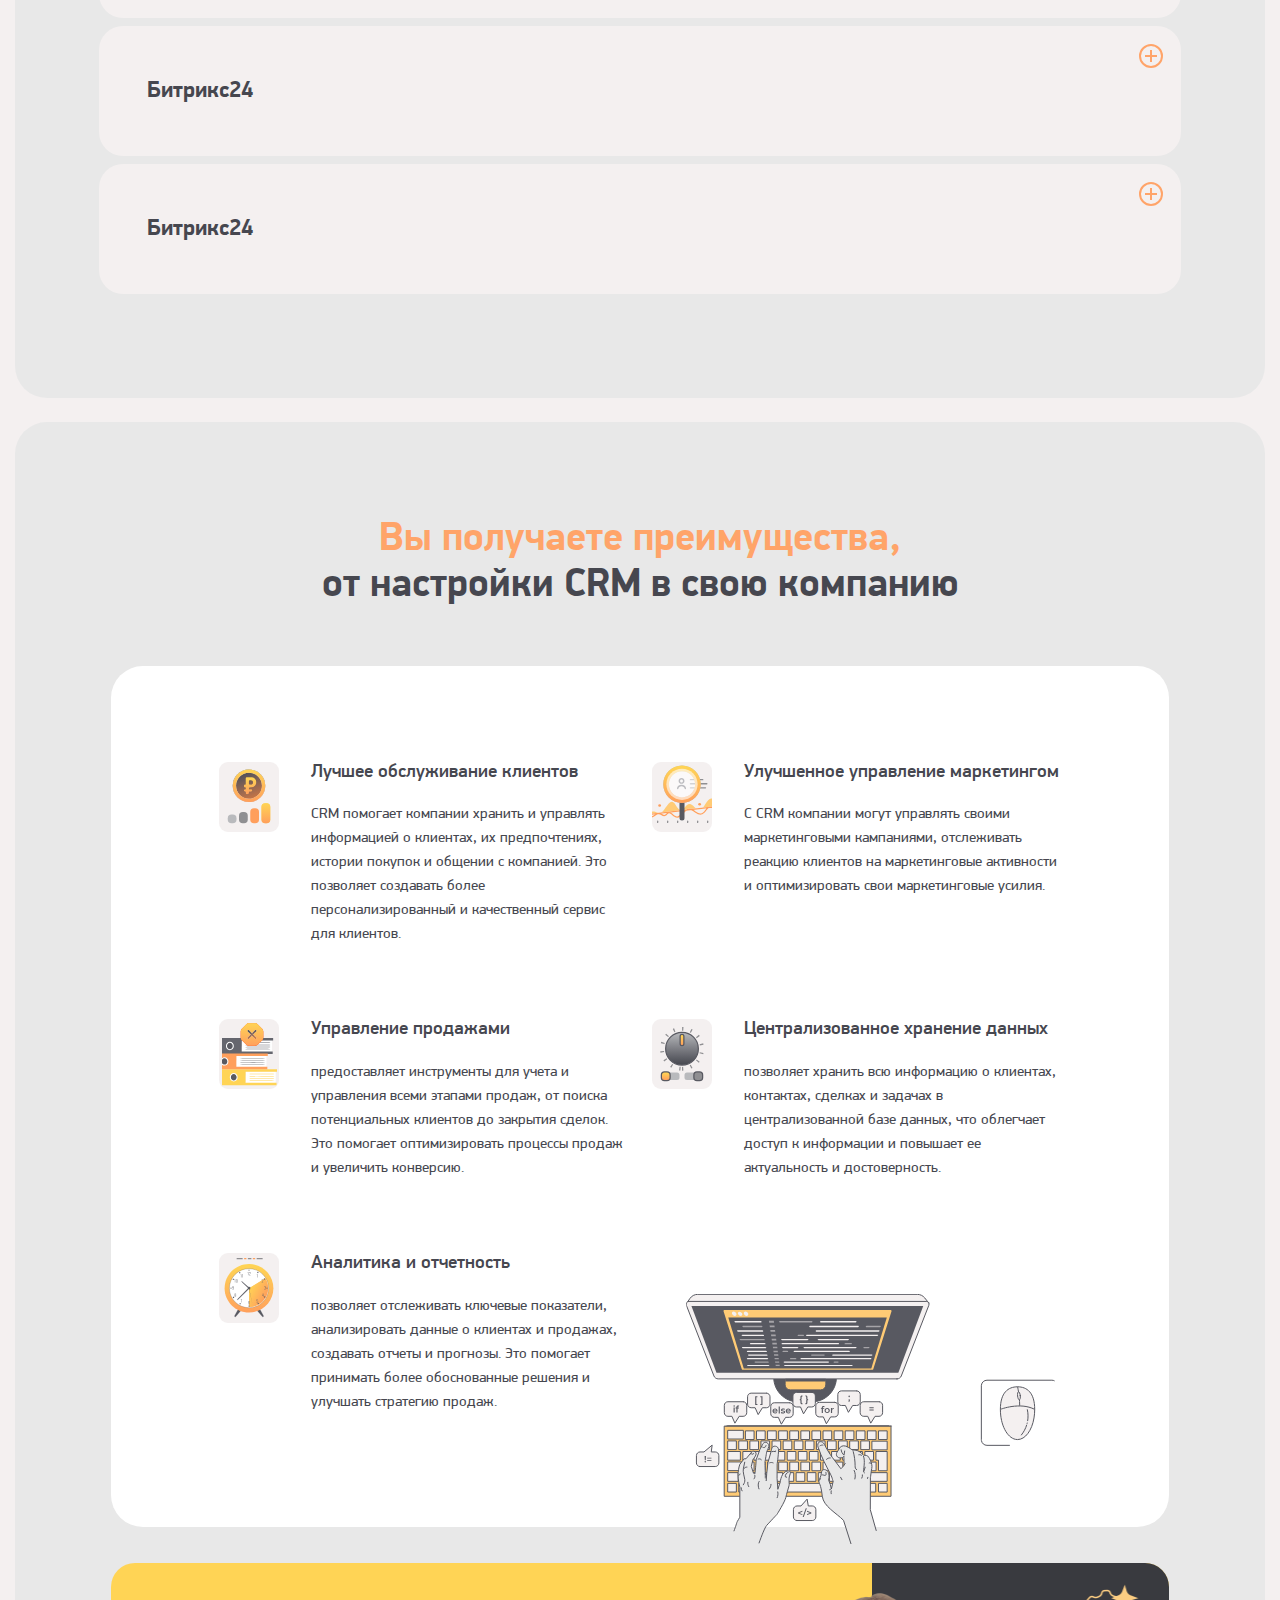
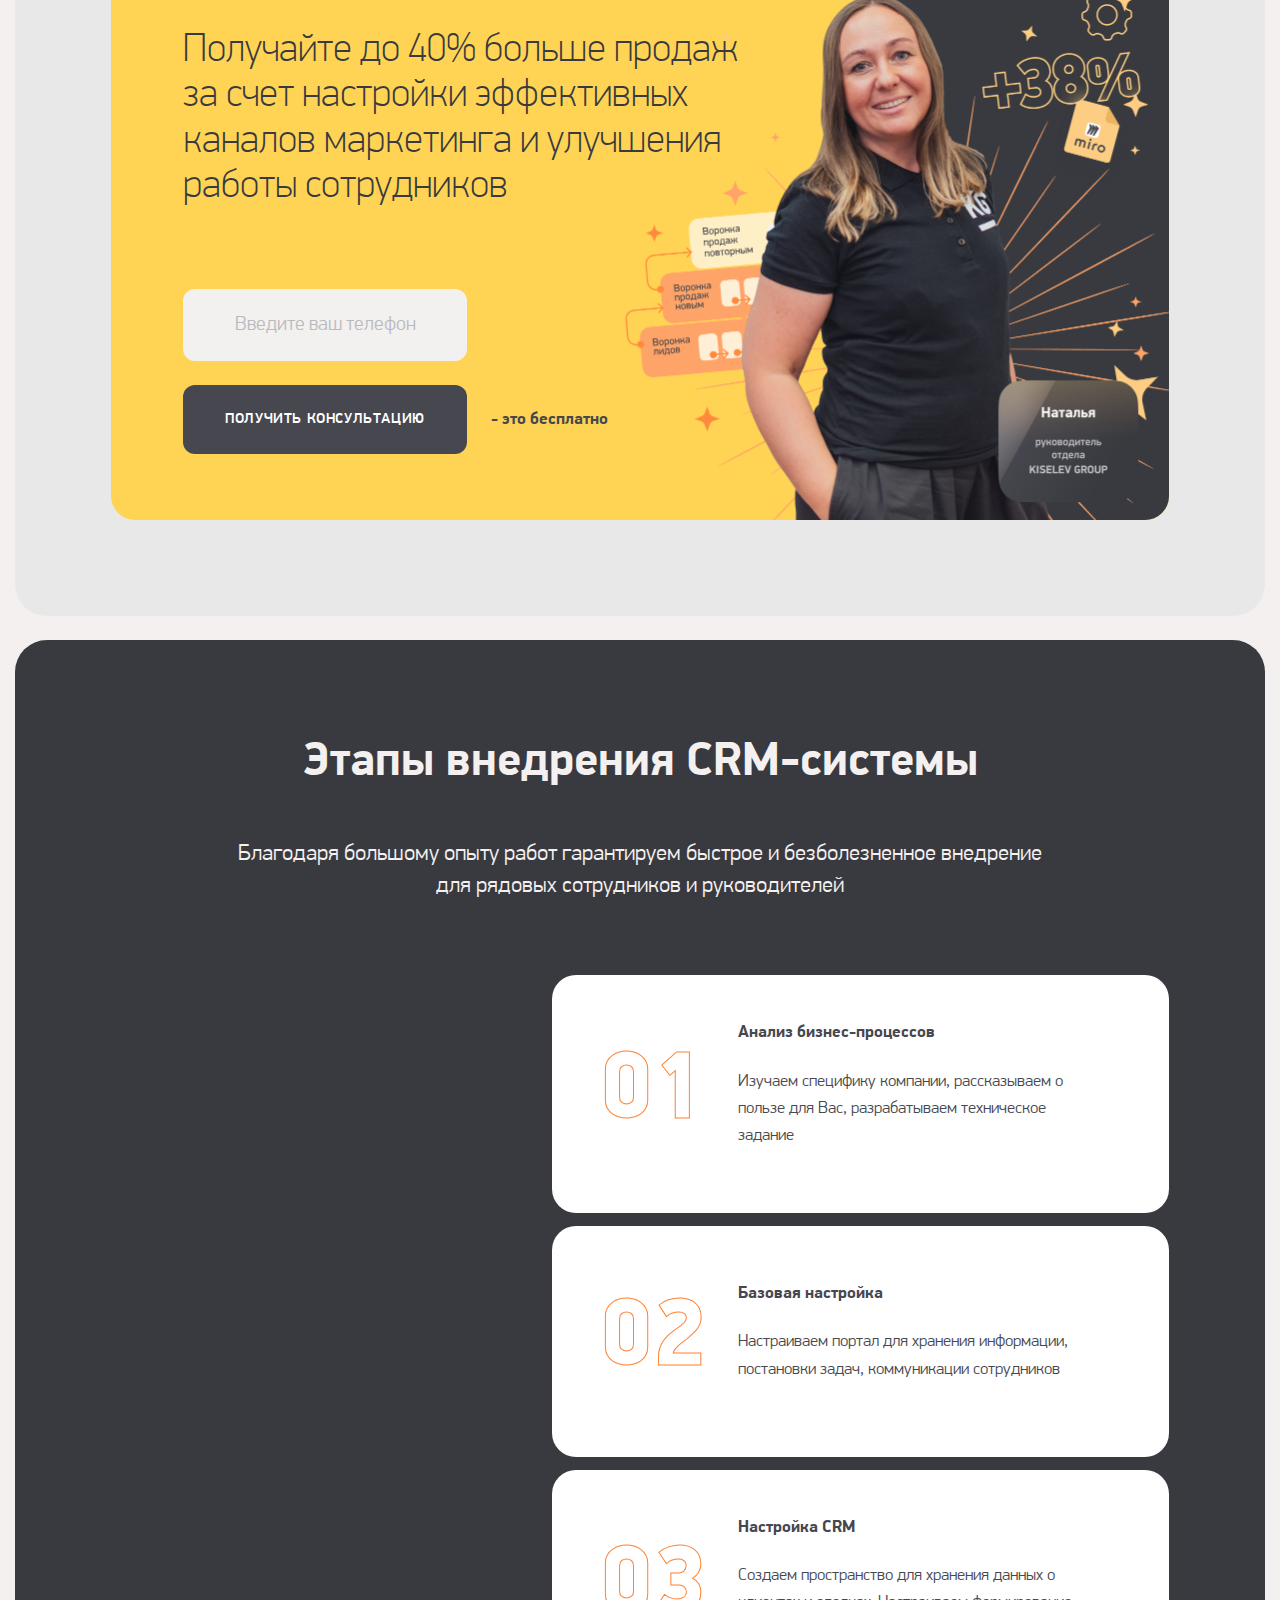
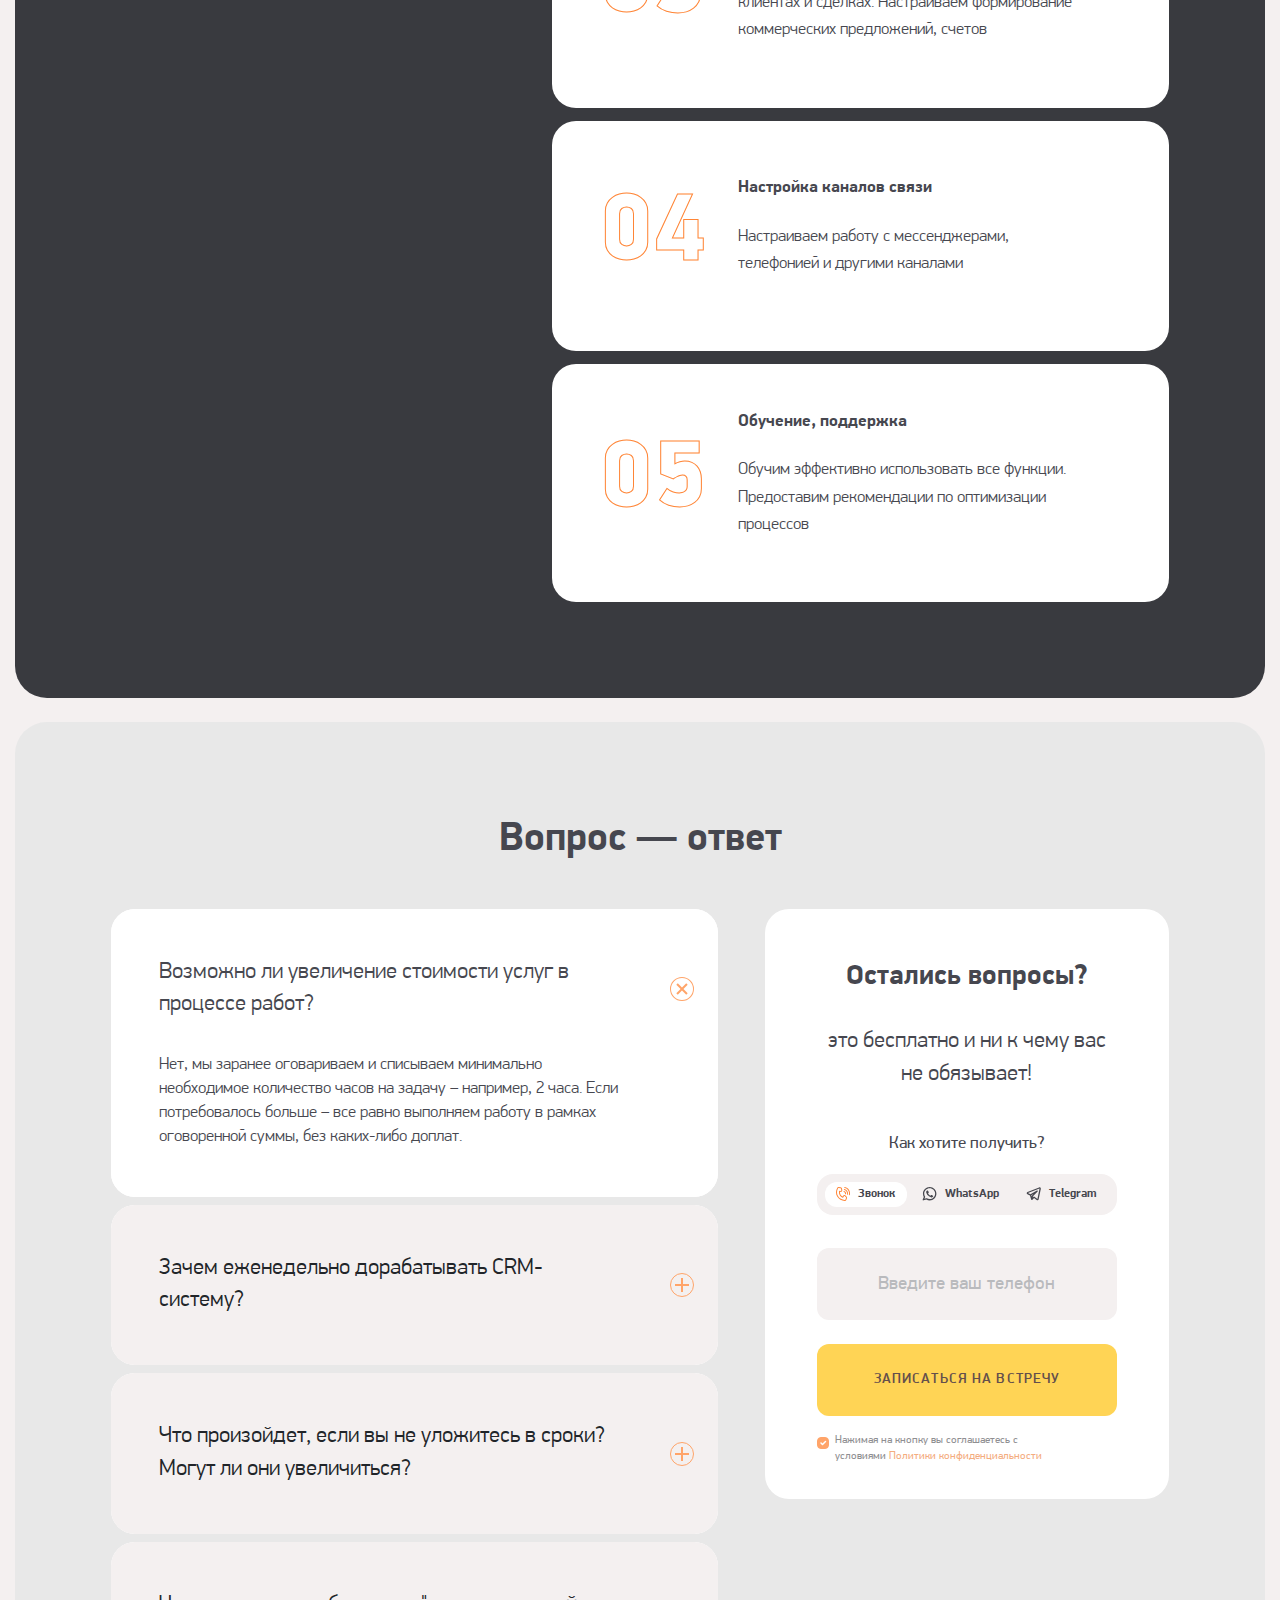
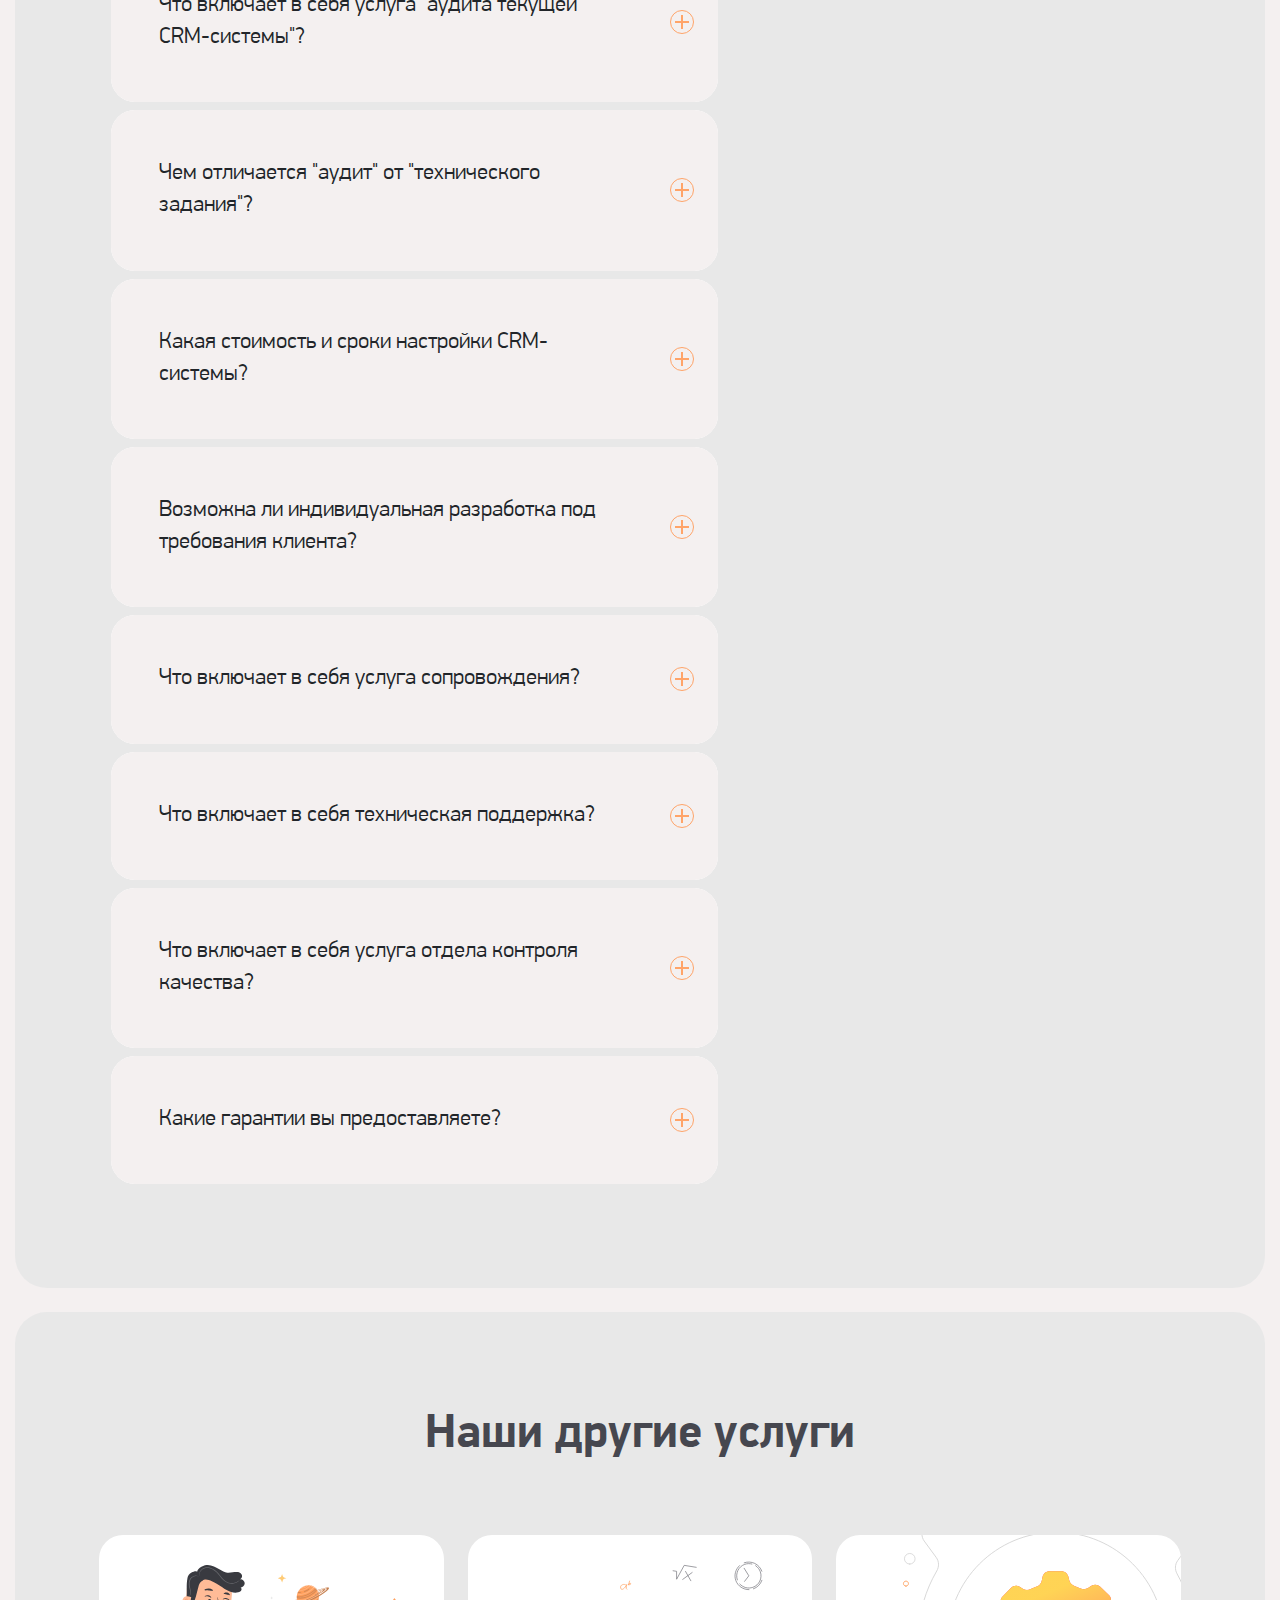
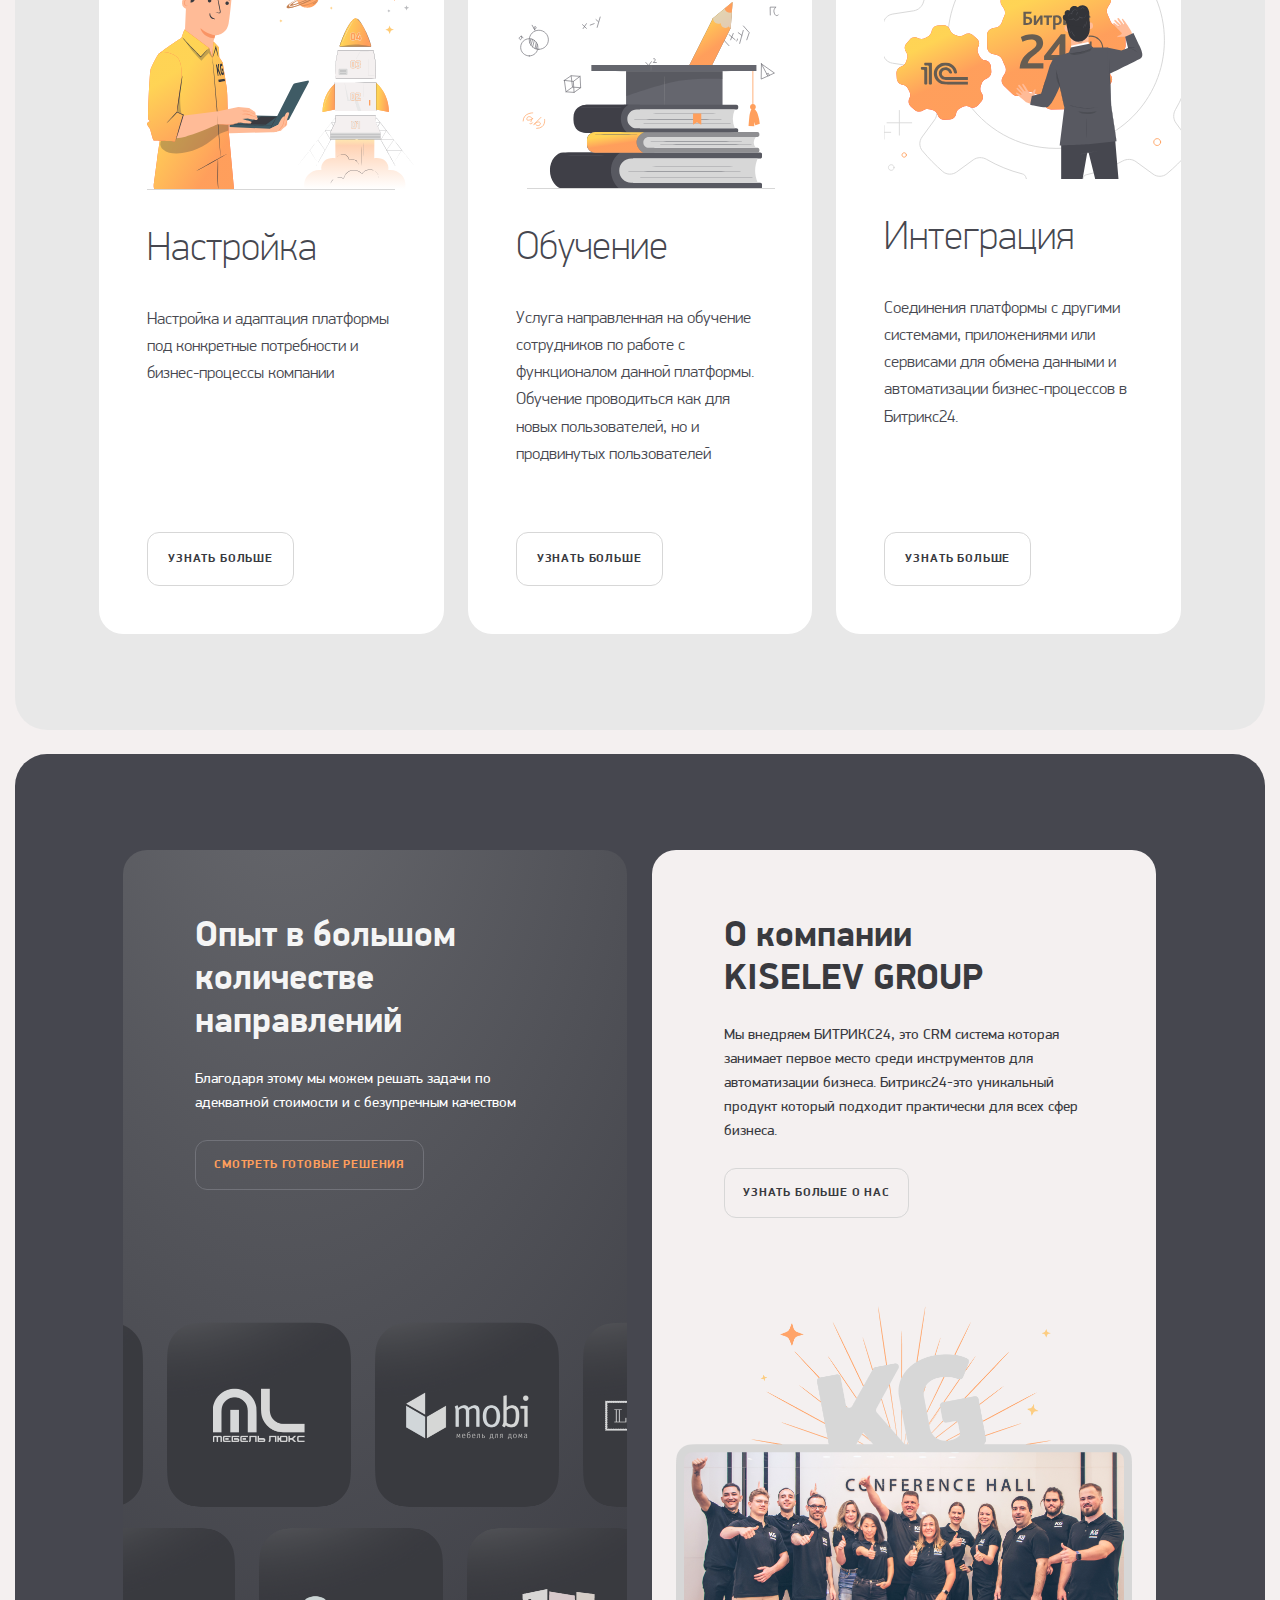
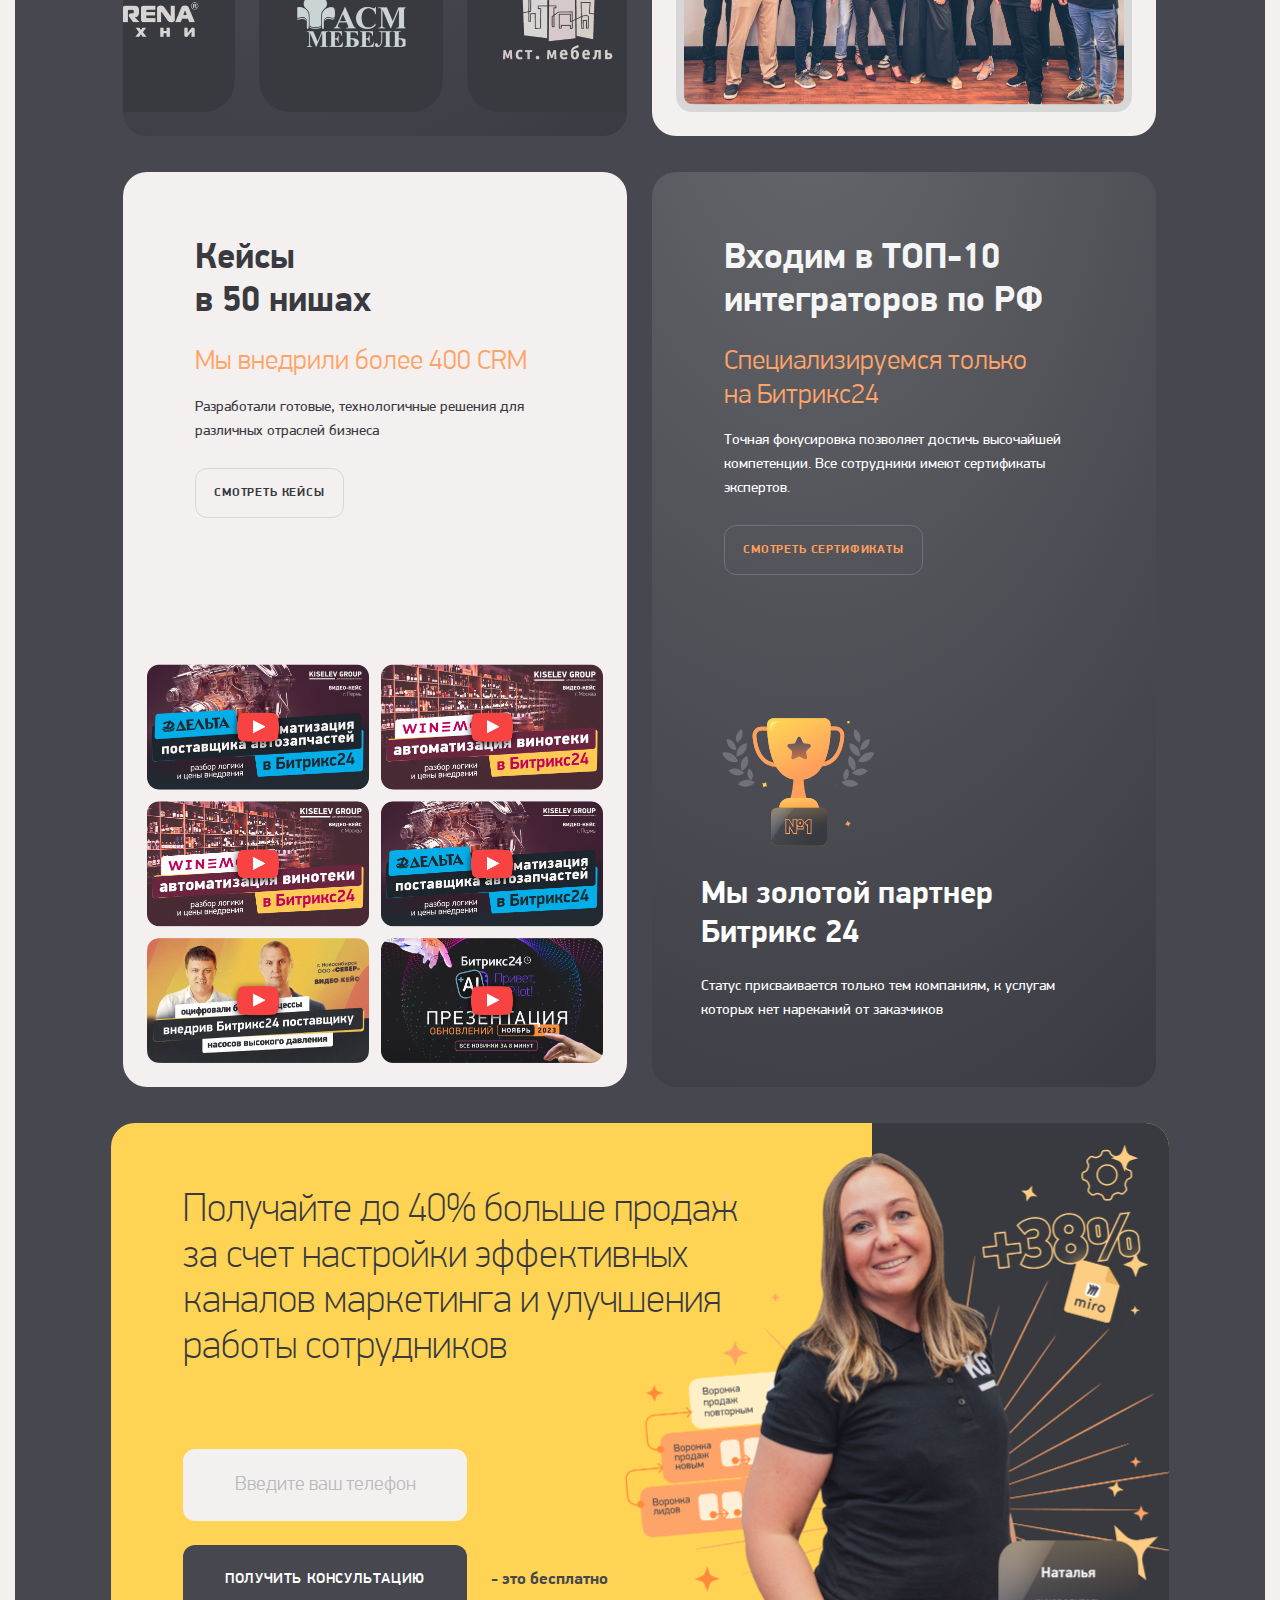
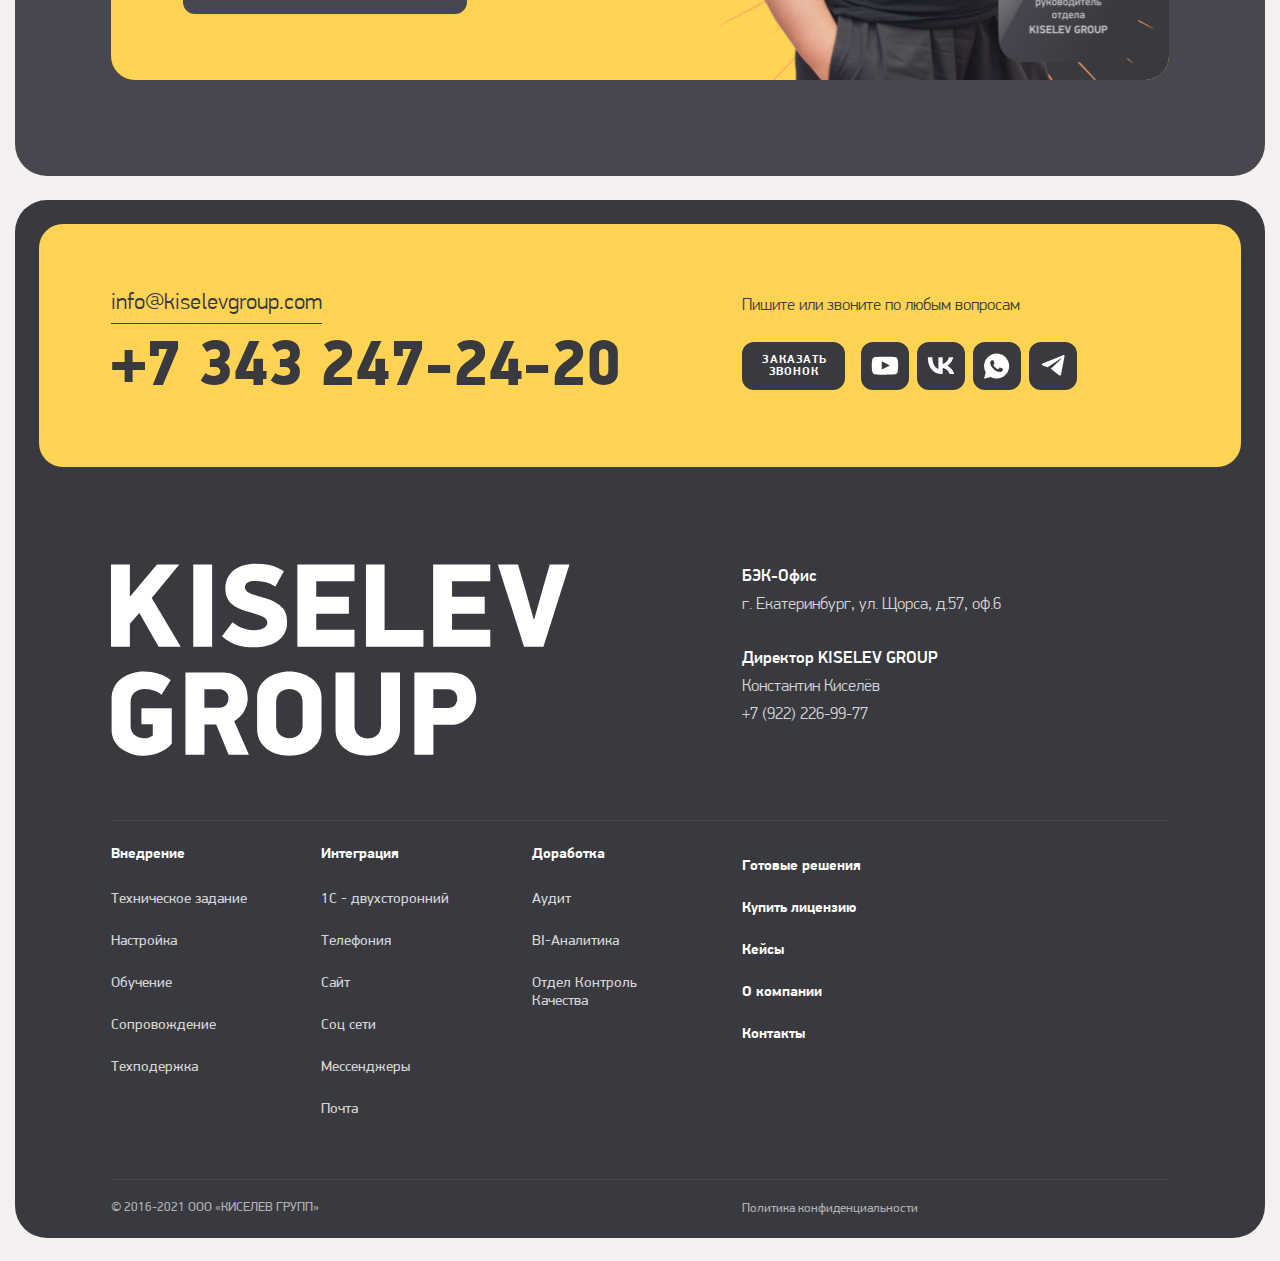
<file: setting.html>
<!DOCTYPE html>
<html lang="en">
	<head>
		<meta charset="UTF-8" />
		<meta name="viewport" content="width=device-width, initial-scale=1.0" />
		<meta name="theme-color" content="#ffd455" />
		<title>Document</title>
		<link rel="stylesheet" href="https://cdn.jsdelivr.net/npm/swiper@11/swiper-bundle.min.css" />
		<link href="https://cdn.jsdelivr.net/npm/bootstrap@5.3.3/dist/css/bootstrap.min.css" rel="stylesheet" integrity="sha384-QWTKZyjpPEjISv5WaRU9OFeRpok6YctnYmDr5pNlyT2bRjXh0JMhjY6hW+ALEwIH" crossorigin="anonymous">
		<link rel="stylesheet" href="css/style.min.css" />
	</head>
</html>

<body>
	<header class="header">
		<div class="header__top">
			<div class="container">
				<div class="header__top-inner">
					<div class="header__city-select" data-bs-toggle="modal" data-bs-target="#regionalityModal">
						<span class="text">Санкт-Петербург</span>
						<span class="icon"></span>
					</div>
					<ul class="header__contacts-list">
						<li class="header__contacts-item">
							<a href="mailto:info@kiselevgroup.com" class="header__contacts-link">info@kiselevgroup.com</a>
						</li>
						<li class="header__contacts-item">
							<p class="header__work-time">пн-пт с 9:00-18:00 МСК</p>
						</li>
						<li class="header__contacts-item">
							<a href="tel:+7 (800) 246-55-35" class="header__contacts-link">+7 (800) 246-55-35</a>
						</li>
					</ul>
				</div>
			</div>
		</div>
		<nav class="header__navbar navbar">
			<div class="container">
				<!-- container ===> justify-content-between -->
				<div class="header__navbar-inner">
					<div class="header__logo-inner">
						<button
							class="header__hamb navbar-toggler collapsed"
							type="button"
							data-bs-toggle="collapse"
							data-bs-target="#navbarToggleExternalContent"
							aria-controls="navbarToggleExternalContent"
							aria-expanded="false"
							aria-label="Переключатель навигации"
						>
							<span class="header__hamb-icon navbar-toggler-icon"></span>
						</button>
						<a class="header__logo-link navbar-brand" href="/">
							<img src="images/logo.svg" alt="kiselevgroup" class="header__logo-img" />
						</a>
					</div>
					<ul class="header__nav-list nav justify-content-center">
						<li class="header__nav-item nav-item">
							<a class="header__nav-link nav-link" href="#">Услуги</a>
						</li>
						<li class="header__nav-item nav-item">
							<a class="header__nav-link nav-link" href="#">Купить лицензию</a>
						</li>
						<li class="header__nav-item nav-item">
							<a class="header__nav-link nav-link" href="#">Кейсы</a>
						</li>
						<li class="header__nav-item nav-item">
							<a class="header__nav-link nav-link" href="#">О компании</a>
						</li>
						<li class="header__nav-item nav-item">
							<a class="header__nav-link nav-link" href="#">Контакты</a>
						</li>
					</ul>
					<div class="header__callback-inner">
						<button
							type="button"
							class="header__callback"
							type="button"
							data-bs-toggle="collapse"
							data-bs-target="#collapseForm"
							aria-expanded="false"
							aria-controls="collapseForm"
						>
							Заказать звонок
						</button>
						<div class="collapse header__collapse-form-inner" id="collapseForm">
							<form>
								<input
									type="tel"
									class="form-control header__form-control"
									id="exampleInputTel"
									aria-describedby="telHelp"
									placeholder="Введите телефон"
								/>
								<button type="submit" class="btn btn-primary header__form-submit">Заказать звонок</button>
								<div class="form-check header__form-check">
									<input type="checkbox" class="form-check-input header__form-check-input" id="exampleCheck1" checked />
									<label class="form-check-label header__form-check-label" for="exampleCheck1"
										>Нажимая на кнопку вы соглашаетесь с условиями <a href="#"> Политики конфиденциальности </a></label
									>
								</div>
							</form>
						</div>
					</div>
				</div>
				<div class="header__offcanvas collapse" id="navbarToggleExternalContent">
					<div class="header__offcanvas-body offcanvas-body row justify-content-between">
						<div class="col-lg-6 col-md-8 row">
							<div class="col-md-4 dropdown">
								<h3 class="header__offcanvas-list-title">Внедрение</h3>
								<ul class="header__offcanvas-list">
									<li class="header__offcanvas-item">
										<a href="#">Техническое задание </a>
									</li>
									<li class="header__offcanvas-item">
										<a href="#">Настройка</a>
									</li>
									<li class="header__offcanvas-item">
										<a href="#">Обучение</a>
									</li>
									<li class="header__offcanvas-item">
										<a href="#">Сопровождение</a>
									</li>
									<li class="header__offcanvas-item">
										<a href="#">Техподдержка</a>
									</li>
								</ul>
							</div>
							<div class="col-md-4 dropdown">
								<h3 class="header__offcanvas-list-title">Интеграция</h3>
								<ul class="header__offcanvas-list">
									<li class="header__offcanvas-item">
										<a href="#">1С - двухсторонний</a>
									</li>
									<li class="header__offcanvas-item">
										<a href="#">Телефония</a>
									</li>
									<li class="header__offcanvas-item">
										<a href="#">Сайт</a>
									</li>
									<li class="header__offcanvas-item">
										<a href="#">Соц.сети</a>
									</li>
									<li class="header__offcanvas-item">
										<a href="#">Мессенджеры</a>
									</li>
									<li class="header__offcanvas-item">
										<a href="#">Почта</a>
									</li>
								</ul>
							</div>
							<div class="col-md-4 dropdown">
								<h3 class="header__offcanvas-list-title">Доработка</h3>
								<ul class="header__offcanvas-list">
									<li class="header__offcanvas-item">
										<a href="#">Аудит</a>
									</li>
									<li class="header__offcanvas-item">
										<a href="#">BI-Аналитика</a>
									</li>
									<li class="header__offcanvas-item">
										<a href="#">Отдел Контроль Качества</a>
									</li>
								</ul>
							</div>
							<div class="col-lg-6 col-12 dropdown d-block d-md-none">
								<h3 class="header__offcanvas-list-title">Купить лицензию</h3>
								<ul class="header__offcanvas-list">
									<li class="header__offcanvas-item">
										<a href="#">Облако</a>
									</li>
									<li class="header__offcanvas-item">
										<a href="#">Корпоративный портал</a>
									</li>
									<li class="header__offcanvas-item">
										<a href="#">Маркет Плюс</a>
									</li>
									<li class="header__offcanvas-item">
										<a href="#">Энтерпрайз</a>
									</li>
								</ul>
								<ul class="header__offcanvas-list">
									<li class="header__offcanvas-item">
										<a href="#">
											<b>Готовые решения</b>
										</a>
									</li>
									<li class="header__offcanvas-item">
										<a href="#">
											<b>Кейсы</b>
										</a>
									</li>
									<li class="header__offcanvas-item">
										<a href="#">
											<b>О компании</b>
										</a>
									</li>
									<li class="header__offcanvas-item">
										<a href="#">
											<b>Контакты</b>
										</a>
									</li>
								</ul>
							</div>
							<div class="col">
								<a href="mailto:info@kiselevgroup.com" class="header__mail-link">info@kiselevgroup.com</a>
								<a href="tel:+7 343 247-24-20" class="header__phone-link">+7 343 247-24-20</a>
								<ul class="header__offcanvas-social-list">
									<li class="header__offcanvas-social-item">
										<a href="#" class="header__offcanvas-social-link youtube">
											<svg width="22" height="16" viewBox="0 0 22 16" fill="none" xmlns="http://www.w3.org/2000/svg">
												<path
													fill-rule="evenodd"
													clip-rule="evenodd"
													d="M2.26054 15.049C1.86827 14.9329 1.51036 14.7265 1.217 14.447C0.923646 14.1676 0.70345 13.8234 0.574994 13.4434C-0.159032 11.4796 -0.376522 3.27912 1.03716 1.66026C1.50766 1.13364 2.17194 0.809406 2.88582 0.757947C6.67829 0.359867 18.3955 0.412945 19.7412 0.89064C20.1197 1.01051 20.4655 1.21244 20.7527 1.48131C21.0399 1.75018 21.2611 2.079 21.3996 2.44315C22.2016 4.47336 22.2288 11.8511 21.2909 13.8017C21.0421 14.3094 20.6255 14.7207 20.1083 14.9694C18.6946 15.6594 4.13638 15.6461 2.26054 15.049ZM8.28227 11.2009L15.0788 7.75088L8.28227 4.27432V11.2009Z"
													fill="currentColor"
												/>
											</svg>
										</a>
									</li>
									<li class="header__offcanvas-social-item">
										<a href="#" class="header__offcanvas-social-link vk">
											<svg width="22" height="14" viewBox="0 0 22 14" fill="none" xmlns="http://www.w3.org/2000/svg">
												<path
													d="M11.9845 13.9961C4.46791 13.9961 0.180592 8.74084 0.00195312 -0.00390625H3.7671C3.89077 6.41451 6.66654 9.13323 8.86517 9.69379V-0.00390625H12.4105V5.53163C14.5816 5.29339 16.8627 2.77087 17.6322 -0.00390625H21.1775C20.8875 1.43517 20.3095 2.79775 19.4796 3.99859C18.6496 5.19944 17.5857 6.21273 16.3542 6.97507C17.7288 7.67165 18.9429 8.65759 19.9165 9.86784C20.89 11.0781 21.6008 12.4851 22.002 13.9961H18.0994C17.7393 12.6837 17.0073 11.5089 15.9953 10.6189C14.9833 9.72893 13.7363 9.16337 12.4105 8.99309V13.9961H11.9845Z"
													fill="currentColor"
												/>
											</svg>
										</a>
									</li>
									<li class="header__offcanvas-social-item">
										<a href="#" class="header__offcanvas-social-link wa">
											<svg width="21" height="21" viewBox="0 0 21 21" fill="none" xmlns="http://www.w3.org/2000/svg">
												<path
													d="M17.9268 3.05469C15.9512 1.08594 13.3171 -0.0078125 10.5366 -0.0078125C4.75609 -0.0078125 0.0731696 4.65885 0.0731696 10.4193C0.0731696 12.2422 0.585366 14.0651 1.46341 15.5963L0 20.9922L5.56098 19.5338C7.09756 20.3359 8.78048 20.7734 10.5366 20.7734C16.3171 20.7734 21 16.1068 21 10.3464C20.9268 7.64844 19.9024 5.02344 17.9268 3.05469ZM15.5854 14.138C15.3658 14.7213 14.3415 15.3047 13.8293 15.3776C13.3902 15.4505 12.8049 15.4505 12.2195 15.3047C11.8537 15.1588 11.3415 15.013 10.7561 14.7214C8.12195 13.6276 6.43902 11.0026 6.29268 10.7839C6.14634 10.638 5.19512 9.39843 5.19512 8.08593C5.19512 6.77343 5.85366 6.1901 6.07317 5.89843C6.29268 5.60677 6.58536 5.60677 6.80487 5.60677C6.95122 5.60677 7.17073 5.60677 7.31707 5.60677C7.46341 5.60677 7.68292 5.53385 7.90244 6.04427C8.12195 6.55469 8.63414 7.86718 8.70731 7.9401C8.78048 8.08593 8.78048 8.23177 8.70731 8.3776C8.63414 8.52343 8.56097 8.66927 8.41463 8.8151C8.26829 8.96093 8.12195 9.17968 8.04877 9.2526C7.90243 9.39843 7.75609 9.54427 7.90244 9.76302C8.04878 10.0547 8.56097 10.8568 9.36585 11.5859C10.3902 12.4609 11.1951 12.7526 11.4878 12.8984C11.7805 13.0443 11.9268 12.9713 12.0732 12.8255C12.2195 12.6797 12.7317 12.0964 12.878 11.8047C13.0244 11.513 13.2439 11.5859 13.4634 11.6589C13.6829 11.7318 15 12.388 15.2195 12.5339C15.5122 12.6797 15.6585 12.7526 15.7317 12.8255C15.8049 13.0443 15.8049 13.5547 15.5854 14.138Z"
													fill="currentColor"
												/>
											</svg>
										</a>
									</li>
									<li class="header__offcanvas-social-item">
										<a href="#" class="header__offcanvas-social-link tg">
											<svg width="19" height="17" viewBox="0 0 19 17" fill="none" xmlns="http://www.w3.org/2000/svg">
												<path
													d="M19 0.594413L15.9946 16.2845C15.9946 16.2845 15.5741 17.3723 14.4189 16.8506L7.48457 11.3448L7.45242 11.3285C8.38909 10.4576 15.6524 3.69485 15.9698 3.38831C16.4613 2.91355 16.1562 2.63092 15.5856 2.98955L4.85679 10.0452L0.717638 8.60296C0.717638 8.60296 0.0662573 8.36302 0.00359284 7.8413C-0.0598961 7.31872 0.739076 7.03609 0.739076 7.03609L17.6131 0.181135C17.6131 0.181135 19 -0.449883 19 0.594413Z"
													fill="currentColor"
												/>
											</svg>
										</a>
									</li>
								</ul>
							</div>
						</div>
						<div class="col-lg-6 col-md-4 row d-md-flex d-none">
							<div class="col-lg-6 col-12 dropdown">
								<h3 class="header__offcanvas-list-title">Купить лицензию</h3>
								<ul class="header__offcanvas-list">
									<li class="header__offcanvas-item">
										<a href="#">Облако</a>
									</li>
									<li class="header__offcanvas-item">
										<a href="#">Корпоративный портал</a>
									</li>
									<li class="header__offcanvas-item">
										<a href="#">Маркет Плюс</a>
									</li>
									<li class="header__offcanvas-item">
										<a href="#">Энтерпрайз</a>
									</li>
								</ul>
								<ul class="header__offcanvas-list">
									<li class="header__offcanvas-item">
										<a href="#">
											<b>Готовые решения</b>
										</a>
									</li>
									<li class="header__offcanvas-item">
										<a href="#">
											<b>Кейсы</b>
										</a>
									</li>
									<li class="header__offcanvas-item">
										<a href="#">
											<b>О компании</b>
										</a>
									</li>
									<li class="header__offcanvas-item">
										<a href="#">
											<b>Контакты</b>
										</a>
									</li>
								</ul>
							</div>
							<div class="col-6 d-lg-block d-none">
								<div class="header__offcanvas-prev">
									<img class="header__offcanvas-img" src="images/offcanvas-prev-1.png" alt="Акция" />
								</div>
							</div>
						</div>
					</div>
				</div>
			</div>
		</nav>
	</header>
</body>


<main>

<section class="service-hero">

	<div class="container">

		<h1 class="service-hero__title title">Настройка CRM</h1>

		<p class="service-hero__descr">Настройка CRM‑системы <span class="yellow-bg">для любой сферы бизнеса</span></p>

		<div class="adv__card-wrapper row">

			<div class="adv__card col-lg col-md-5">

				<p class="adv__card-text"><b>Золотые партнеры Битрикс24</b> и №1 в УРФО</p>

				<img class="adv__card-img" src="images/hero-adv-1.svg" alt="Кубок" />

			</div>

			<div class="adv__card col-lg col-md-5">

				<p class="adv__card-text"><b>Пожизненная гарантия</b> на наши работы</p>

				<img class="adv__card-img" src="images/hero-adv-2.svg" alt="Штамп" />

			</div>

			<div class="adv__card col-lg col-md-5">

				<p class="adv__card-text"><b>Без переплаты за часы</b> платите за готовое решение</p>

				<img class="adv__card-img" src="images/hero-adv-3.svg" alt="Замок" />

			</div>

		</div>

	</div>

</section>

<section class="setting-calculate">

	<div class="container">

		<div class="calculate__inner">

			<div class="calculate__form-row">

				<img src="images/setting/calculate-form-bg.svg" alt="" />

				<div class="calculate__form-wrapper">

					<h3 class="calculate__form-title">Рассчитать стоимость внедрение CRM системы</h3>

					<form class="form">

						<p class="form__check-question">Сколько человек вы планируете подключить к системе?</p>

						<div class="form__check-wrapper">

							<input type="radio" class="form__calculate-check btn-check" name="peopleCount" id="option1" autocomplete="off" value='1-15' checked />

							<label class="form__calculate-btn" for="option1">1-15</label>

					

							<input type="radio" class="form__calculate-check btn-check" name="peopleCount" id="option2" autocomplete="off" value='15-100' />

							<label class="form__calculate-btn" for="option2">15-100</label>

					

							<input type="radio" class="form__calculate-check btn-check" name="peopleCount" id="option3" autocomplete="off"  value='от 100'/>

							<label class="form__calculate-btn" for="option3">от 100</label>

						</div>

						<p class="form__check-question">Нужна будет интеграция с другими системами?</p>

						<div class="form__check-wrapper">

							<input type="radio" class="form__calculate-check btn-check" name="sistemIntegration" id="option4" autocomplete="off" checked />

							<label class="form__calculate-btn" for="option4">Да</label>

					

							<input type="radio" class="form__calculate-check btn-check" name="sistemIntegration" id="option5" autocomplete="off" />

							<label class="form__calculate-btn" for="option5">Нет</label>

						</div>

						<button type="submit" class="form__submit-button">Записаться на встречу</button>

						<div class="form__input-wrapper form__policy-wrapper">

							<label class="form__policy">

								<input type="checkbox" class="form__check form-check-input" checked />

								<p class="form__policy-text">

									Нажимая на кнопку вы соглашаетесь с условиями <a href="#">Политики конфиденциальности</a>

								</p>

							</label>

						</div>

					</form>

					

				</div>

			</div>

			<div class="calculate__text-row row">

				<div class="calculate__text-wrapper col-lg">

					<p class="calculate__text">

						Наша компания специализируется на индивидуальном подходе к созданию CRM-систем для различных компаний. Мы

						понимаем, что <span class="yellow-bg">каждая компания</span>

						<span class="yellow-bg">имеет уникальные потребности и</span>

						<span class="yellow-bg">бизнес-процессы,</span> поэтому мы готовы разработать и настроить CRM-систему,

						которая идеально подойдет именно вашей компании.

					</p>

				</div>

				<div class="calculate__text-wrapper col-lg">

					<p class="calculate__text">

						Наши опытные специалисты внимательно изучат особенности вашего бизнеса

						<span class="yellow-bg">и помогут вам выбрать</span>

						<span class="yellow-bg">наиболее подходящее CRM-решение.</span> Мы предлагаем полный спектр услуг, начиная

						от установки и настройки CRM, интеграции с базами данных и другими системами, и заканчивая обучением ваших

						сотрудников.

					</p>

				</div>

				<div class="calculate__text-wrapper col-lg">

					<p class="calculate__text">

						<span class="yellow-bg">Мы гарантируем</span>, что после внедрения нашей CRM-системы ваш бизнес сможет

						управлять клиентскими отношениями более эффективно, улучшить коммуникацию внутри компании и повысить общий

						уровень обслуживания клиентов.

					</p>

				</div>

			</div>

		</div>

	</div>

</section>

<section class="setting-situation">

	<div class="container">

		<div class="situation__inner">

			<div class="situation__problem row">

				<h2 class="situation__problem-title">Если вы сталкиваетесь со следующими ситуациями</h2>

				<div class="situation__problem-item col-md-6">

					<span class="icon problem-icon"></span>

					<p class="text">Нужно автоматизировать общение с&nbsp;клиентами</p>

				</div>

				<div class="situation__problem-item col-md-6">

					<span class="icon problem-icon"></span>

					<p class="text">Не получается контролировать процессы в бизнесе</p>

				</div>

				<div class="situation__problem-item col-md-6">

					<span class="icon problem-icon"></span>

					<p class="text">Сотрудники не работают</p>

				</div>

				<div class="situation__problem-item col-md-6">

					<span class="icon problem-icon"></span>

					<p class="text">Упала выручка</p>

				</div>

				<div class="situation__problem-item col-md-6">

					<span class="icon problem-icon"></span>

					<p class="text">Бизнес упёрся в потолок</p>

				</div>

				<div class="situation__problem-item col-md-6">

					<span class="icon problem-icon"></span>

					<p class="text">Собственники завязаны на всех ключевых продажах и постоянно на&nbsp;телефоне</p>

				</div>

			</div>

			<h2 class="situation__subtitle">Поможет настройка CRM системы под любые задачи</h2>

			<div class="situation__accordion">

				<div class="situation__accordion-item active row">

					<div class="situation__accordion-closed-wrapper col-12">

						<button class="situation__accordion-btn"></button>

					</div>

					<div class="situation__accordion-left col-lg-3">

						<h3 class="situation__accordion-title">Битрикс24</h3>

						<a href="#" class="situation__accordion-link">Узнать больше</a>

					</div>

					<div class="situation__accordion-right col-lg-9 row">

						<p class="situation__accordion-text col-md-6">

							Облачная платформа, построенная на основе современных веб-технологий. Она использует язык программирования

							PHP и базы данных MySQL для хранения информации. Битрикс24 предоставляет REST API для интеграции с

							внешними приложениями, а также имеет свои собственные мобильные приложения для операционных систем iOS и

							Android.

						</p>

						<p class="situation__accordion-text col-md-6">

							Платформа построена на принципах масштабируемости, отказоустойчивости и безопасности. Битрикс24 использует

							современные методы шифрования и защиты данных, чтобы обеспечить сохранность информации компаний,

							использующих эту платформу.

						</p>

					</div>

				</div>

				<div class="situation__accordion-item row">

					<div class="situation__accordion-closed-wrapper col-12">

						<button class="situation__accordion-btn"></button>

					</div>

					<div class="situation__accordion-left col-lg-3">

						<h3 class="situation__accordion-title">Битрикс24</h3>

						<a href="#" class="situation__accordion-link">Узнать больше</a>

					</div>

					<div class="situation__accordion-right col-lg-9 row">

						<p class="situation__accordion-text col-md-6">

							Облачная платформа, построенная на основе современных веб-технологий. Она использует язык программирования

							PHP и базы данных MySQL для хранения информации. Битрикс24 предоставляет REST API для интеграции с

							внешними приложениями, а также имеет свои собственные мобильные приложения для операционных систем iOS и

							Android.

						</p>

						<p class="situation__accordion-text col-md-6">

							Платформа построена на принципах масштабируемости, отказоустойчивости и безопасности. Битрикс24 использует

							современные методы шифрования и защиты данных, чтобы обеспечить сохранность информации компаний,

							использующих эту платформу.

						</p>

					</div>

				</div>

				<div class="situation__accordion-item row">

					<div class="situation__accordion-closed-wrapper col-12">

						<button class="situation__accordion-btn"></button>

					</div>

					<div class="situation__accordion-left col-lg-3">

						<h3 class="situation__accordion-title">Битрикс24</h3>

						<a href="#" class="situation__accordion-link">Узнать больше</a>

					</div>

					<div class="situation__accordion-right col-lg-9 row">

						<p class="situation__accordion-text col-md-6">

							Облачная платформа, построенная на основе современных веб-технологий. Она использует язык программирования

							PHP и базы данных MySQL для хранения информации. Битрикс24 предоставляет REST API для интеграции с

							внешними приложениями, а также имеет свои собственные мобильные приложения для операционных систем iOS и

							Android.

						</p>

						<p class="situation__accordion-text col-md-6">

							Платформа построена на принципах масштабируемости, отказоустойчивости и безопасности. Битрикс24 использует

							современные методы шифрования и защиты данных, чтобы обеспечить сохранность информации компаний,

							использующих эту платформу.

						</p>

					</div>

				</div>

				<div class="situation__accordion-item row">

					<div class="situation__accordion-closed-wrapper col-12">

						<button class="situation__accordion-btn"></button>

					</div>

					<div class="situation__accordion-left col-lg-3">

						<h3 class="situation__accordion-title">Битрикс24</h3>

						<a href="#" class="situation__accordion-link">Узнать больше</a>

					</div>

					<div class="situation__accordion-right col-lg-9 row">

						<p class="situation__accordion-text col-md-6">

							Облачная платформа, построенная на основе современных веб-технологий. Она использует язык программирования

							PHP и базы данных MySQL для хранения информации. Битрикс24 предоставляет REST API для интеграции с

							внешними приложениями, а также имеет свои собственные мобильные приложения для операционных систем iOS и

							Android.

						</p>

						<p class="situation__accordion-text col-md-6">

							Платформа построена на принципах масштабируемости, отказоустойчивости и безопасности. Битрикс24 использует

							современные методы шифрования и защиты данных, чтобы обеспечить сохранность информации компаний,

							использующих эту платформу.

						</p>

					</div>

				</div>

			</div>

		</div>

	</div>

</section>

<section class="setting-get">

	<div class="container">

		<div class="get__inner">

			<h2 class="get__title">

				<span class="orange">Вы получаете преимущества,</span> от&nbsp;настройки CRM в свою компанию

			</h2>

			<div class="get__item-row row">

				<div class="get__item col-lg-6">

					<div class="get__prev icon-size-70 money-icon"></div>

					<div class="get__item-text">

						<h3 class="get__subtitle">Лучшее обслуживание клиентов</h3>

						<p class="get__text">

							CRM помогает компании хранить и управлять информацией о клиентах, их предпочтениях, истории покупок и

							общении с компанией. Это позволяет создавать более персонализированный и качественный сервис для клиентов.

						</p>

					</div>

				</div>

				<div class="get__item col-lg-6">

					<div class="get__prev icon-size-70 audit-icon"></div>

					<div class="get__item-text">

						<h3 class="get__subtitle">Улучшенное управление маркетингом</h3>

						<p class="get__text">

							С CRM компании могут управлять своими маркетинговыми кампаниями, отслеживать реакцию клиентов на

							маркетинговые активности и оптимизировать свои маркетинговые усилия.

						</p>

					</div>

				</div>

				<div class="get__item col-lg-6">

					<div class="get__prev icon-size-70 book-icon"></div>

					<div class="get__item-text">

						<h3 class="get__subtitle">Управление продажами</h3>

						<p class="get__text">

							предоставляет инструменты для учета и управления всеми этапами продаж, от поиска потенциальных клиентов до

							закрытия сделок. Это помогает оптимизировать процессы продаж и увеличить конверсию.

						</p>

					</div>

				</div>

				<div class="get__item col-lg-6">

					<div class="get__prev icon-size-70 volume-icon"></div>

					<div class="get__item-text">

						<h3 class="get__subtitle">Централизованное хранение данных</h3>

						<p class="get__text">

							позволяет хранить всю информацию о клиентах, контактах, сделках и задачах в централизованной базе данных,

							что облегчает доступ к информации и повышает ее актуальность и достоверность.

						</p>

					</div>

				</div>

				<div class="get__item col-lg-6">

					<div class="get__prev icon-size-70 clock-icon"></div>

					<div class="get__item-text">

						<h3 class="get__subtitle">Аналитика и отчетность</h3>

						<p class="get__text">

							позволяет отслеживать ключевые показатели, анализировать данные о клиентах и продажах, создавать отчеты и

							прогнозы. Это помогает принимать более обоснованные решения и улучшать стратегию продаж.

						</p>

					</div>

				</div>

			</div>

			<div class="big-form__form-inner">

				<h2 class="big-form__form-descr">

					Получайте до 40% больше продаж за счет настройки эффективных каналов маркетинга и улучшения работы сотрудников

				</h2>

				<form class="big-form__form">

					<div class="big-form__input-wrapper">

						<input type="tel" class="form__input" placeholder="Введите ваш телефон" />

					</div>

					<div class="big-form__submit-wrapper">

						<button type="submit" class="form__submit-button">Получить консультацию</button>

						<span class="big-form__submit-text">- это бесплатно</span>

					</div>

				</form>

			</div>

		</div>

	</div>

</section>

<section class="step-integration">

	<div class="container">

		<div class="step-integration__inner">

			<h2 class="step-integration__title">Этапы внедрения CRM-системы</h2>

			<p class="step-integration__text">

				Благодаря большому опыту работ гарантируем быстрое и безболезненное внедрение для рядовых сотрудников и

				руководителей

			</p>

			<ul class="step-integration__list row">

				<li class="step-integration__card col-sm-7">

					<div class="step-integration__number">01</div>

					<div class="step-integration__text-wrapper">

						<h3 class="step-integration__subtitle">Анализ бизнес-процессов</h3>

						<p class="step-integration__description">

							Изучаем специфику компании, рассказываем о пользе для Вас, разрабатываем техническое задание

						</p>

					</div>

				</li>

				<li class="step-integration__card col-sm-7">

					<div class="step-integration__number">02</div>

					<div class="step-integration__text-wrapper">

						<h3 class="step-integration__subtitle">Базовая настройка</h3>

						<p class="step-integration__description">

							Настраиваем портал для хранения информации, постановки задач, коммуникации сотрудников

						</p>

					</div>

				</li>

				<li class="step-integration__card col-sm-7">

					<div class="step-integration__number">03</div>

					<div class="step-integration__text-wrapper">

						<h3 class="step-integration__subtitle">Настройка CRM</h3>

						<p class="step-integration__description">

							Создаем пространство для хранения данных о клиентах и сделках. Настраиваем формирование коммерческих

							предложений, счетов

						</p>

					</div>

				</li>

				<li class="step-integration__card col-sm-7">

					<div class="step-integration__number">04</div>

					<div class="step-integration__text-wrapper">

						<h3 class="step-integration__subtitle">Настройка каналов связи</h3>

						<p class="step-integration__description">Настраиваем работу с мессенджерами, телефонией и другими каналами</p>

					</div>

				</li>

				<li class="step-integration__card col-sm-7">

					<div class="step-integration__number">05</div>

					<div class="step-integration__text-wrapper">

						<h3 class="step-integration__subtitle">Обучение, поддержка</h3>

						<p class="step-integration__description">

							Обучим эффективно использовать все функции. Предоставим рекомендации по оптимизации процессов

						</p>

					</div>

				</li>

			</ul>

		</div>

	</div>

</section>


<section class="qa">
	<div class="container">
		<div class="qa-inner">
			<h2 class="qa__title">Вопрос — ответ</h2>
			<div class="row">
				<div class="qa__accordion accordion col-lg-7" id="accordionExample">
					<div class="qa__accordion-item">
						<button
							class="qa__accordion-button accordion-button"
							type="button"
							data-bs-toggle="collapse"
							data-bs-target="#qa_1"
							aria-expanded="true"
							aria-controls="qa_1"
						>
							<span class="qa__accordion-text">Возможно ли увеличение стоимости услуг в процессе работ?</span>
							<span class="qa__accordion-icon"></span>
						</button>
						<div
							id="qa_1"
							class="qa__accordion-collapse accordion-collapse collapse show"
							data-bs-parent="#accordionExample"
						>
							<div class="qa__accordion-body accordion-body">
								Нет, мы заранее оговариваем и списываем минимально необходимое количество часов на задачу – например, 2 часа. Если потребовалось больше – все равно выполняем работу в рамках оговоренной суммы, без каких-либо доплат.
							</div>
						</div>
					</div>
					<div class="qa__accordion-item">
						<button
							class="qa__accordion-button accordion-button collapsed"
							type="button"
							data-bs-toggle="collapse"
							data-bs-target="#qa_2"
							aria-expanded="false"
							aria-controls="qa_2"
						>
							<span class="qa__accordion-text"
								>Зачем еженедельно дорабатывать CRM-систему?</span
							>
							<span class="qa__accordion-icon"></span>
						</button>
						<div
							id="qa_2"
							class="qa__accordion-collapse accordion-collapse collapse"
							data-bs-parent="#accordionExample"
						>
							<div class="qa__accordion-body accordion-body">
								Можно ли ее настроить 1 раз и все? Да, такое возможно. В 50% случаев клиенты получают готовое решение и используют его без доработок. Но сопровождение системы – это не только поддержка, но и развитие, улучшение процессов. Мы всегда пытаемся быстро передать клиенту MVP (минимально работающий продукт), а затем постепенно его улучшать с учетом потребностей бизнеса и отталкиваясь от обратной связи.
							</div>
						</div>
					</div>
					<div class="qa__accordion-item">
						<button
							class="qa__accordion-button accordion-button collapsed"
							type="button"
							data-bs-toggle="collapse"
							data-bs-target="#qa_3"
							aria-expanded="false"
							aria-controls="qa_3"
						>
							<span class="qa__accordion-text">Что произойдет, если вы не уложитесь в сроки? Могут ли они увеличиться?</span>
							<span class="qa__accordion-icon"></span>
						</button>
						<div
							id="qa_3"
							class="qa__accordion-collapse accordion-collapse collapse"
							data-bs-parent="#accordionExample"
						>
							<div class="qa__accordion-body accordion-body">
								Мы всегда соблюдаем сроки, но время выполнения задач зависит (в том числе) и от самого клиента. Если возникают задержки из-за неопределенности с вашей стороны, срок выполнения услуг может быть увеличен.
							</div>
						</div>
					</div>
					<div class="qa__accordion-item">
						<button
							class="qa__accordion-button accordion-button collapsed"
							type="button"
							data-bs-toggle="collapse"
							data-bs-target="#qa_4"
							aria-expanded="false"
							aria-controls="qa_4"
						>
							<span class="qa__accordion-text">Что включает в себя услуга "аудита текущей CRM-системы"?</span>
							<span class="qa__accordion-icon"></span>
						</button>
						<div
							id="qa_4"
							class="qa__accordion-collapse accordion-collapse collapse"
							data-bs-parent="#accordionExample"
						>
							<div class="qa__accordion-body accordion-body">
								Аудит представляет собой анализ вашей текущей системы с участием бизнес-аналитика. Мы выявляем ошибки в системе, предлагаем рекомендации по улучшению CRM и разрабатываем стратегию её развития. В итоге, клиент получает файл с оцифрованными рекомендациями и планом дальнейшего развития системы.
							</div>
						</div>
					</div>
					<div class="qa__accordion-item">
						<button
							class="qa__accordion-button accordion-button collapsed"
							type="button"
							data-bs-toggle="collapse"
							data-bs-target="#qa_5"
							aria-expanded="false"
							aria-controls="qa_5"
						>
							<span class="qa__accordion-text">Чем отличается "аудит" от "технического задания"?</span>
							<span class="qa__accordion-icon"></span>
						</button>
						<div
							id="qa_5"
							class="qa__accordion-collapse accordion-collapse collapse"
							data-bs-parent="#accordionExample"
						>
							<div class="qa__accordion-body accordion-body">
								Аудит проводится, основываясь на текущем состоянии вашей CRM-системы и содержит рекомендации по её улучшению. В техническом же задании мы анализируем процессы вашей компании и описываем их в понятном виде для последующей настройки. Помимо этого, в ТЗ описываются кастомные интеграции и доработки – например, интеграция с 1С, сайтами, приложениями и т. д.
							</div>
						</div>
					</div>
					<div class="qa__accordion-item">
						<button
							class="qa__accordion-button accordion-button collapsed"
							type="button"
							data-bs-toggle="collapse"
							data-bs-target="#qa_6"
							aria-expanded="false"
							aria-controls="qa_6"
						>
							<span class="qa__accordion-text">Какая стоимость и сроки настройки CRM-системы?</span>
							<span class="qa__accordion-icon"></span>
						</button>
						<div
							id="qa_6"
							class="qa__accordion-collapse accordion-collapse collapse"
							data-bs-parent="#accordionExample"
						>
							<div class="qa__accordion-body accordion-body">
								Стоимость настройки определяется нашим аналитиком на основании предварительного аудита и технического задания. После оплаты мы связываем клиента с отделом разработки для проведения всех необходимых настроек и интеграций. Срок настройки составляет до 21 рабочего дня, стоимость – от 120 тыс. руб. в зависимости от объема и сложности работ.
							</div>
						</div>
					</div>
					<div class="qa__accordion-item">
						<button
							class="qa__accordion-button accordion-button collapsed"
							type="button"
							data-bs-toggle="collapse"
							data-bs-target="#qa_7"
							aria-expanded="false"
							aria-controls="qa_7"
						>
							<span class="qa__accordion-text">
								Возможна ли индивидуальная разработка под требования клиента?</span>
							<span class="qa__accordion-icon"></span>
						</button>
						<div
							id="qa_7"
							class="qa__accordion-collapse accordion-collapse collapse"
							data-bs-parent="#accordionExample"
						>
							<div class="qa__accordion-body accordion-body">
								Да, мы занимаемся интеграциями CRM с сайтами, приложениями и другими сервисами клиента. Данная услуга также может включать в себя создание кастомных отчетов и разработку приложений, при этом срок выполнения составляет от 1 до 3 месяцев.
							</div>
						</div>
					</div>
					<div class="qa__accordion-item">
						<button
							class="qa__accordion-button accordion-button collapsed"
							type="button"
							data-bs-toggle="collapse"
							data-bs-target="#qa_8"
							aria-expanded="false"
							aria-controls="qa_8"
						>
							<span class="qa__accordion-text">
								Что включает в себя услуга сопровождения?</span>
							<span class="qa__accordion-icon"></span>
						</button>
						<div
							id="qa_8"
							class="qa__accordion-collapse accordion-collapse collapse"
							data-bs-parent="#accordionExample"
						>
							<div class="qa__accordion-body accordion-body">
								Сопровождение включает еженедельные онлайн встречи с нашим бизнес-аналитиком для анализа вашей CRM и сбора пожеланий/рекомендаций по доработке системы. При этом составляется и согласовывается ТЗ, после чего оно передается техническим специалистам. Также на встречах бизнес-аналитик демонстрирует клиенту результат прошлой встречи.
							</div>
						</div>
					</div>
					<div class="qa__accordion-item">
						<button
							class="qa__accordion-button accordion-button collapsed"
							type="button"
							data-bs-toggle="collapse"
							data-bs-target="#qa_9"
							aria-expanded="false"
							aria-controls="qa_9"
						>
							<span class="qa__accordion-text">
								Что включает в себя техническая поддержка?</span>
							<span class="qa__accordion-icon"></span>
						</button>
						<div
							id="qa_9"
							class="qa__accordion-collapse accordion-collapse collapse"
							data-bs-parent="#accordionExample"
						>
							<div class="qa__accordion-body accordion-body">
								В процессе сотрудничества создается отдельный чат с клиентом, в который он может записывать все запросы и проблемы, которые мы будем оперативно решать. При этом вы можете приобрести отдельные часы или более выгодные пакеты по 10, 20, 40 или 60 часов. Это удобно, ведь неиспользованные часы у нас не "сгорают", а остаются в вашем распоряжении навсегда.
							</div>
						</div>
					</div>
					<div class="qa__accordion-item">
						<button
							class="qa__accordion-button accordion-button collapsed"
							type="button"
							data-bs-toggle="collapse"
							data-bs-target="#qa_10"
							aria-expanded="false"
							aria-controls="qa_10"
						>
							<span class="qa__accordion-text">
								Что включает в себя услуга отдела контроля качества?</span>
							<span class="qa__accordion-icon"></span>
						</button>
						<div
							id="qa_10"
							class="qa__accordion-collapse accordion-collapse collapse"
							data-bs-parent="#accordionExample"
						>
							<div class="qa__accordion-body accordion-body">
								Наш отдел контроля качества обеспечивает постоянный мониторинг работы сотрудников. Мы собираем данные, прослушиваем звонки, анализируем переписки и встречи с клиентами. По результатам предоставляем клиенту детальные отчеты с рекомендациями по улучшению бизнес-процессов для повышения продаж.
							</div>
						</div>
					</div>
					<div class="qa__accordion-item">
						<button
							class="qa__accordion-button accordion-button collapsed"
							type="button"
							data-bs-toggle="collapse"
							data-bs-target="#qa_11"
							aria-expanded="false"
							aria-controls="qa_11"
						>
							<span class="qa__accordion-text">
								Какие гарантии вы предоставляете?</span>
							<span class="qa__accordion-icon"></span>
						</button>
						<div
							id="qa_11"
							class="qa__accordion-collapse accordion-collapse collapse"
							data-bs-parent="#accordionExample"
						>
							<div class="qa__accordion-body accordion-body">
								Мы гарантируем полное соответствие выполненных настроек техническому заданию и корректную работу вашей CRM-системы. Если что-то перестанет работать или появится ошибка – оперативно устраним проблему.
							</div>
						</div>
					</div>
				</div>
				<div class="col-lg-5">
					<div class="qa__form-inner sticky-lg-top qa__form-inner--light">
						<h2 class="qa__form-title">Остались вопросы?</h2>
						<p class="qa__from-text">это бесплатно и ни к чему вас не обязывает!</p>
						<img class='form-prew' src="images/form-prew.png" alt="">
						<form class="form">
							<p class="form__question">Как хотите получить?</p>
							<ul class="form__contact-list">
								<li class="form__contact-item">
									<label class="form__label">
										<input class="form__input" type="radio" name="contactType" value="Звонок" checked />
										<span class="icon">
											<svg width="16" height="16" viewBox="0 0 32 32" fill="currentColor">
												<g id="layer1" transform="translate(-156,-292)">
													<path
														d="m 173.85547,301.89648 a 1,1 0 0 0 -0.92578,0.79297 1,1 0 0 0 0.77343,1.1836 c 1.63286,0.34401 2.66043,1.92184 2.31641,3.55468 a 1,1 0 0 0 0.77344,1.1836 1,1 0 0 0 1.18359,-0.77149 c 0.56686,-2.6905 -1.17081,-5.35698 -3.86133,-5.92382 a 1,1 0 0 0 -0.25976,-0.0195 z"
													></path>
													<path
														d="m 174.62695,297.98633 a 1,1 0 0 0 -0.87109,0.78906 1,1 0 0 0 0.77148,1.18359 c 3.79454,0.79946 6.20571,4.49845 5.40625,8.29297 a 1,1 0 0 0 0.77344,1.18555 1,1 0 0 0 1.18359,-0.77344 c 1.0223,-4.85218 -2.09897,-9.63982 -6.95117,-10.66211 a 1,1 0 0 0 -0.3125,-0.0156 z"
													></path>
													<path
														d="m 175.37305,294.08398 a 0.99999499,0.99999499 0 0 0 -0.79297,0.77735 0.99999499,0.99999499 0 0 0 0.77148,1.18359 c 5.95621,1.2549 9.75098,7.07505 8.4961,13.03125 a 0.99999499,0.99999499 0 0 0 0.77343,1.18555 0.99999499,0.99999499 0 0 0 1.1836,-0.77344 c 1.47772,-7.01386 -3.02716,-13.92266 -10.04102,-15.40039 a 0.99999499,0.99999499 0 0 0 -0.39062,-0.004 z"
													></path>
													<path
														d="m 162.98047,294.01172 c -0.98492,-0.0178 -1.90172,0.43314 -2.45117,1.34375 -3.28962,5.4519 -3.39002,12.29826 -0.18164,17.87305 a 1.0001,1.0001 0 0 0 0.002,0.006 c 3.23676,5.55933 9.22998,8.89168 15.60742,8.77539 1.21528,-0.0221 2.15131,-0.75945 2.57227,-1.83399 l 1.4375,-3.66797 c 0.51477,-1.31399 0.12221,-2.82162 -0.96875,-3.71679 l -2.58008,-2.11524 c -1.32752,-1.08929 -3.35959,-0.72448 -4.22656,0.75781 l -0.9668,1.65039 c -1.64502,-0.85898 -3.11472,-2.085 -4.08984,-3.76562 v -0.002 c -1.01959,-1.76568 -1.33095,-3.74687 -1.19727,-5.6836 l 1.83008,0.11719 c 1.70931,0.1098 3.11184,-1.44331 2.83008,-3.13281 l -0.54688,-3.2793 c -0.2321,-1.39165 -1.3395,-2.48347 -2.73437,-2.69531 l -3.91016,-0.59375 c -0.14259,-0.0217 -0.28508,-0.0346 -0.42578,-0.0371 z m 0.125,2.01367 3.91015,0.5957 c 0.54734,0.0831 0.97144,0.50081 1.0625,1.04688 l 0.54688,3.2793 c 0.0774,0.46424 -0.26078,0.83681 -0.73047,0.80664 l -2.88867,-0.18555 a 1.0001,1.0001 0 0 0 -1.05078,0.83984 c -0.42446,2.65227 0.0322,5.45735 1.44922,7.91016 a 1.0001,1.0001 0 0 0 0,0.002 c 1.35385,2.33418 3.42087,4.07747 5.78711,5.06641 a 1.0001,1.0001 0 0 0 1.24804,-0.41797 l 1.47852,-2.52734 c 0.26508,-0.45323 0.82652,-0.55377 1.23242,-0.22071 l 2.57813,2.11719 c 0.42703,0.3504 0.57649,0.92512 0.375,1.43945 l -1.43555,3.66797 c -0.0693,0.177 -0.61768,0.56212 -0.74609,0.56446 -5.65845,0.10318 -10.97213,-2.85101 -13.84376,-7.78321 -2.84321,-4.94487 -2.75158,-11.00379 0.16407,-15.83594 0.0663,-0.1099 0.67509,-0.39381 0.86328,-0.36523 z"
													></path>
												</g>
											</svg>
										</span>
										<span class="text">Звонок</span>
									</label>
								</li>
								<li class="form__contact-item">
									<label class="form__label">
										<input class="form__input" type="radio" name="contactType" value="WhatsApp" />
										<span class="icon">
											<svg width="16" height="16" viewBox="0 0 25 25" fill="none" xmlns="http://www.w3.org/2000/svg">
												<path
													fill-rule="evenodd"
													clip-rule="evenodd"
													d="M3.50002 12C3.50002 7.30558 7.3056 3.5 12 3.5C16.6944 3.5 20.5 7.30558 20.5 12C20.5 16.6944 16.6944 20.5 12 20.5C10.3278 20.5 8.77127 20.0182 7.45798 19.1861C7.21357 19.0313 6.91408 18.9899 6.63684 19.0726L3.75769 19.9319L4.84173 17.3953C4.96986 17.0955 4.94379 16.7521 4.77187 16.4751C3.9657 15.176 3.50002 13.6439 3.50002 12ZM12 1.5C6.20103 1.5 1.50002 6.20101 1.50002 12C1.50002 13.8381 1.97316 15.5683 2.80465 17.0727L1.08047 21.107C0.928048 21.4637 0.99561 21.8763 1.25382 22.1657C1.51203 22.4552 1.91432 22.5692 2.28599 22.4582L6.78541 21.1155C8.32245 21.9965 10.1037 22.5 12 22.5C17.799 22.5 22.5 17.799 22.5 12C22.5 6.20101 17.799 1.5 12 1.5ZM14.2925 14.1824L12.9783 15.1081C12.3628 14.7575 11.6823 14.2681 10.9997 13.5855C10.2901 12.8759 9.76402 12.1433 9.37612 11.4713L10.2113 10.7624C10.5697 10.4582 10.6678 9.94533 10.447 9.53028L9.38284 7.53028C9.23954 7.26097 8.98116 7.0718 8.68115 7.01654C8.38113 6.96129 8.07231 7.046 7.84247 7.24659L7.52696 7.52195C6.76823 8.18414 6.3195 9.2723 6.69141 10.3741C7.07698 11.5163 7.89983 13.314 9.58552 14.9997C11.3991 16.8133 13.2413 17.5275 14.3186 17.8049C15.1866 18.0283 16.008 17.7288 16.5868 17.2572L17.1783 16.7752C17.4313 16.5691 17.5678 16.2524 17.544 15.9269C17.5201 15.6014 17.3389 15.308 17.0585 15.1409L15.3802 14.1409C15.0412 13.939 14.6152 13.9552 14.2925 14.1824Z"
													fill="currentColor"
												></path>
											</svg>
										</span>
										<span class="text">WhatsApp</span>
									</label>
								</li>
								<li class="form__contact-item">
									<label class="form__label">
										<input class="form__input" type="radio" name="contactType" value="Telegram" />
										<span class="icon">
											<svg width="16" height="16" viewBox="0 0 25 25" fill="none" xmlns="http://www.w3.org/2000/svg">
												<path
													fill-rule="evenodd"
													clip-rule="evenodd"
													d="M23.1117 4.49449C23.4296 2.94472 21.9074 1.65683 20.4317 2.227L2.3425 9.21601C0.694517 9.85273 0.621087 12.1572 2.22518 12.8975L6.1645 14.7157L8.03849 21.2746C8.13583 21.6153 8.40618 21.8791 8.74917 21.968C9.09216 22.0568 9.45658 21.9576 9.70712 21.707L12.5938 18.8203L16.6375 21.8531C17.8113 22.7334 19.5019 22.0922 19.7967 20.6549L23.1117 4.49449ZM3.0633 11.0816L21.1525 4.0926L17.8375 20.2531L13.1 16.6999C12.7019 16.4013 12.1448 16.4409 11.7929 16.7928L10.5565 18.0292L10.928 15.9861L18.2071 8.70703C18.5614 8.35278 18.5988 7.79106 18.2947 7.39293C17.9906 6.99479 17.4389 6.88312 17.0039 7.13168L6.95124 12.876L3.0633 11.0816ZM8.17695 14.4791L8.78333 16.6015L9.01614 15.321C9.05253 15.1209 9.14908 14.9366 9.29291 14.7928L11.5128 12.573L8.17695 14.4791Z"
													fill="currentColor"
												></path>
											</svg>
										</span>
										<span class="text">Telegram</span>
									</label>
								</li>
							</ul>
							<div class="form__input-wrapper">
								<input type="tel" class="form__input" placeholder="Введите ваш телефон" />
							</div>
							<button type="submit" class="form__submit-button">Записаться на встречу</button>
							<div class="form__input-wrapper form__policy-wrapper">
								<label class="form__policy">
									<input type="checkbox" class="form__check form-check-input" checked />
									<p class="form__policy-text">Нажимая на кнопку вы соглашаетесь с условиями <a href="#">Политики конфиденциальности</a></p>
								</label>
							</div>
						</form>
						
					</div>
				</div>
			</div>
		</div>
	</div>
</section>

<section class="other-service">
	<div class="container">
		<div class="other-service__inner">
			<h2 class="other-service__title">Наши другие услуги</h2>
			<div class="other-service__card-wrapper row">
				<div class="other-service__card col-xl col-lg-5">
					<img src="images/setting/setting.svg" alt="" class="other-service__card-img">
					<div class="other-service__card-body">
						<h3 class="other-service__card-title">Настройка</h3>
						<p class="other-service__card-text">Настройка и адаптация платформы под конкретные потребности и бизнес-процессы компании</p>
					</div>
					<a href='#' class="other-service__card-link">Узнать больше</a>
				</div>
				<div class="other-service__card col-xl col-lg-5">
					<img src="images/setting/teaching.svg" alt="" class="other-service__card-img">
					<div class="other-service__card-body">
						<h3 class="other-service__card-title">Обучение</h3>
						<p class="other-service__card-text">Услуга направленная на обучение сотрудников по работе с функционалом данной платформы. Обучение проводиться как для новых пользователей, но и продвинутых пользователей</p>
					</div>
					<a href='#' class="other-service__card-link">Узнать больше</a>
				</div>
				<div class="other-service__card col-xl col-lg-5">
					<img src="images/setting/integration.svg" alt="" class="other-service__card-img">
					<div class="other-service__card-body">
						<h3 class="other-service__card-title">Интеграция</h3>
						<p class="other-service__card-text">Соединения платформы с другими системами, приложениями или сервисами для обмена данными и автоматизации бизнес-процессов в Битрикс24.</p>
					</div>
					<a href='#' class="other-service__card-link">Узнать больше</a>
				</div>
			</div>
		</div>
	</div>
</section>
<section class="about-us">
	<div class="container">
		<div class="about-us__inner row">
			<div class="col-xl-6">
				<div class="about-us__card about-us__card--dark">
					<div class="about-us__card-text-inner">
						<h2 class="about-us__card-title">Опыт в большом количестве направлений</h2>
						<p class="about-us__card-text">
							Благодаря этому мы можем решать задачи по адекватной стоимости и с безупречным качеством
						</p>
						<a href="#" class="about-us__link">Смотреть готовые решения</a>
					</div>
					<div class="about-us__card-prev">
						<img
							class="about-us__card-img"
							class="about-us__card-img"
							src="images/about-us-1.png"
							alt="Опыт в большом количестве направлений"
						/>
					</div>
				</div>
			</div>
			<div class="col-xl-6">
				<div class="about-us__card about-us__card--light">
					<div class="about-us__card-text-inner">
						<h2 class="about-us__card-title">О компании <br />KISELEV GROUP</h2>
						<p class="about-us__card-text">
							Мы внедряем БИТРИКС24, это СRМ система которая занимает первое место среди инструментов для автоматизации
							бизнеса. Битрикс24-это уникальный продукт который подходит практически для всех сфер бизнеса.
						</p>
						<a href="#" class="about-us__link">Узнать больше о нас</a>
					</div>
					<div class="about-us__card-prev px-4">
						<img
							class="about-us__card-img"
							src="images/about-us-2.png"
							alt="Команда KISELEV GROUP"
						/>
					</div>
				</div>
			</div>
			<div class="col-xl-6">
				<div class="about-us__card about-us__card--light">
					<div class="about-us__card-text-inner">
						<h2 class="about-us__card-title">Кейсы <br />в 50 нишах</h2>
						<p class="about-us__descr orange">Мы внедрили более 400 CRM</p>
						<p class="about-us__card-text">Разработали готовые, технологичные решения для различных отраслей бизнеса</p>
						<a href="#" class="about-us__link">Смотреть кейсы</a>
					</div>
					<div class="about-us__card-prev px-4">
						<img
							class="about-us__card-img"
							src="images/about-us-3.png"
							alt="Кейсы"
						/>
					</div>
				</div>
			</div>
			<div class="col-xl-6">
				<div class="about-us__card about-us__card--dark">
					<div class="about-us__card-text-inner">
						<h2 class="about-us__card-title">Входим в ТОП-10 <br />интеграторов по РФ</h2>
						<p class="about-us__descr orange">Специализируемся только на&nbsp;Битрикс24</p>
						<p class="about-us__card-text">
							Точная фокусировка позволяет достичь высочайшей компетенции. Все сотрудники имеют сертификаты экспертов.
						</p>
						<a href="#" class="about-us__link">Смотреть сертификаты</a>
					</div>
					<div class="about-us__card-prev about-us__card-prev--with-text">
						<img class="about-us__card-img" src="images/about-us-cup.svg" alt="Мы золотой партнер Битрикс 24" />
						<h4 class="about-us__card-subtitle">Мы золотой партнер Битрикс 24</h4>
						<p class="about-us__card-text">
							Статус присваивается только тем компаниям, к услугам которых нет нареканий от заказчиков
						</p>
					</div>
				</div>
			</div>
			<div class="big-form__form-inner">
				<h2 class="big-form__form-descr">
					Получайте до 40% больше продаж за счет настройки эффективных каналов маркетинга и улучшения работы сотрудников
				</h2>
				<form class="big-form__form">
					<div class="big-form__input-wrapper">
						<input type="tel" class="form__input" placeholder="Введите ваш телефон" />
					</div>
					<div class="big-form__submit-wrapper">
						<button type="submit" class="form__submit-button">Получить консультацию</button>
						<span class="big-form__submit-text">- это бесплатно</span>
					</div>
				</form>
			</div>
		</div>
	</div>
</section>

</main>

<footer class="footer">

	<div class="container">

		<div class="footer-inner">

			<div class="footer__contacts">

				<div class="row justify-content-between">

					<div class="col-md-7">

						<a href="mailto:info@kiselevgroup.com" class="footer__mail-link">info@kiselevgroup.com</a>

						<a href="tel:+7 343 247-24-20" class="footer__phone-link">+7 343 247-24-20</a>

					</div>

					<div class="col-md-5">

						<p class="footer__social-text">Пишите или звоните по любым вопросам</p>

						<ul class="footer__social-list">

							<li class="footer__social-item">

								<button class="footer__callback item-color">Заказать звонок</button>

							</li>

							<li class="footer__social-item">

								<a href="#" class="footer__social-link item-color youtube">

									<svg width="28" height="19" viewBox="0 0 28 19" fill="none" xmlns="http://www.w3.org/2000/svg">

										<path fill-rule="evenodd" clip-rule="evenodd" d="M3.51186 18.1479C3.04115 18.0086 2.61165 17.7608 2.25962 17.4255C1.90759 17.0902 1.64336 16.6771 1.48921 16.2212C0.60838 13.8645 0.347393 4.024 2.04381 2.08138C2.60841 1.44943 3.40555 1.06035 4.2622 0.998598C8.81316 0.520903 22.8738 0.584596 24.4887 1.15783C24.9429 1.30167 25.3579 1.54399 25.7025 1.86663C26.0471 2.18927 26.3125 2.58386 26.4787 3.02084C27.4411 5.45709 27.4737 14.3104 26.3482 16.6511C26.0497 17.2604 25.5498 17.7539 24.9291 18.0523C23.2327 18.8803 5.76288 18.8644 3.51186 18.1479ZM10.7379 13.5301L18.8938 9.39012L10.7379 5.21824V13.5301Z" fill="white"/>

										</svg>

								</a>

							</li>

							<li class="footer__social-item">

								<a href="#" class="footer__social-link item-color vk">

									<svg width="28" height="18" viewBox="0 0 28 18" fill="none" xmlns="http://www.w3.org/2000/svg">

										<path d="M15.1817 17.0871C6.16189 17.0871 1.0171 10.7808 0.802734 0.287109H5.32091C5.46932 7.98921 8.80024 11.2517 11.4386 11.9243V0.287109H15.6929V6.92975C18.2983 6.64386 21.0356 3.61684 21.959 0.287109H26.2134C25.8654 2.014 25.1718 3.64909 24.1759 5.09011C23.18 6.53113 21.9032 7.74707 20.4255 8.66188C22.075 9.49777 23.5319 10.6809 24.7001 12.1332C25.8684 13.5855 26.7213 15.2739 27.2027 17.0871H22.5197C22.0875 15.5122 21.2092 14.1025 19.9948 13.0345C18.7804 11.9665 17.2839 11.2878 15.6929 11.0835V17.0871H15.1817Z" fill="white"/>

										</svg>

								</a>

							</li>

							<li class="footer__social-item">

								<a href="#" class="footer__social-link item-color wa">

									<svg width="26" height="26" viewBox="0 0 26 26" fill="none" xmlns="http://www.w3.org/2000/svg">

										<path d="M21.5122 4.15937C19.1415 1.79687 15.9805 0.484375 12.6439 0.484375C5.70731 0.484375 0.0878035 6.08437 0.0878035 12.9969C0.0878035 15.1844 0.702439 17.3719 1.7561 19.2094L0 25.6844L6.67317 23.9344C8.51707 24.8969 10.5366 25.4219 12.6439 25.4219C19.5805 25.4219 25.2 19.8219 25.2 12.9094C25.1122 9.67187 23.8829 6.52187 21.5122 4.15937ZM18.7024 17.4594C18.439 18.1594 17.2097 18.8594 16.5951 18.9469C16.0683 19.0344 15.3658 19.0344 14.6634 18.8594C14.2244 18.6844 13.6097 18.5094 12.9073 18.1594C9.74634 16.8469 7.72683 13.6969 7.55122 13.4344C7.37561 13.2594 6.23415 11.7719 6.23415 10.1969C6.23415 8.62187 7.02439 7.92187 7.2878 7.57187C7.55122 7.22187 7.90243 7.22187 8.16585 7.22187C8.34146 7.22187 8.60487 7.22187 8.78048 7.22187C8.95609 7.22187 9.21951 7.13437 9.48292 7.74687C9.74634 8.35937 10.361 9.93437 10.4488 10.0219C10.5366 10.1969 10.5366 10.3719 10.4488 10.5469C10.361 10.7219 10.2732 10.8969 10.0976 11.0719C9.92194 11.2469 9.74633 11.5094 9.65853 11.5969C9.48292 11.7719 9.30731 11.9469 9.48292 12.2094C9.65853 12.5594 10.2732 13.5219 11.239 14.3969C12.4683 15.4469 13.4341 15.7969 13.7854 15.9719C14.1366 16.1469 14.3122 16.0594 14.4878 15.8844C14.6634 15.7094 15.278 15.0094 15.4537 14.6594C15.6293 14.3094 15.8927 14.3969 16.1561 14.4844C16.4195 14.5719 18 15.3594 18.2634 15.5344C18.6146 15.7094 18.7902 15.7969 18.878 15.8844C18.9658 16.1469 18.9658 16.7594 18.7024 17.4594Z" fill="white"/>

										</svg>

								</a>

							</li>

							<li class="footer__social-item">

								<a href="#" class="footer__social-link item-color tg">

									<svg width="24" height="21" viewBox="0 0 24 21" fill="none" xmlns="http://www.w3.org/2000/svg">

										<path d="M23.6008 0.806655L19.9943 19.6347C19.9943 19.6347 19.4897 20.9401 18.1035 20.3141L9.78227 13.7071L9.74368 13.6876C10.8677 12.6425 19.5837 4.52718 19.9646 4.15933C20.5543 3.58962 20.1882 3.25046 19.5035 3.68082L6.62893 12.1476L1.66195 10.4169C1.66195 10.4169 0.88029 10.129 0.805093 9.50291C0.728906 8.87582 1.68767 8.53666 1.68767 8.53666L21.9365 0.310722C21.9365 0.310722 23.6008 -0.4465 23.6008 0.806655Z" fill="white"/>

										</svg>

								</a>

							</li>

						</ul>

					</div>

				</div>

			</div>

			<div class="footer__center">

				<div class="row ">

					<div class="col-md-7">

						<img class="foter__company-name" src="images/footer-text.svg" alt="kiselevgroup">

					</div>

					<div class="col-md-5">

						<address class="footer__addres">

							<p class="footer__subtitle-info">БЭК-Офис</p>

							<p class="footer__info-text">г. Екатеринбург, ул. Щорса, д.57, оф.6</p>

						</address>

						<div class="footer__director">

							<p class="footer__subtitle-info">Директор KISELEV GROUP</p>

							<p class="footer__info-text">Константин Киселёв</p>

							<a href="tel:+7 922 226-99-77" class="footer__director-phone footer__info-text">+7 (922) 226-99-77</a>

						</div>

					</div>

				</div>

			</div>

			<nav class="footer__nav">

				<div class="row">

					<div class="col-lg-7 col-md-9">

						<div class="row">

							<div class="col-md-4 col-6">

								<h4 class="footer__list-title">

									<a href="#" class="footer__list-title-link">Внедрение</a>

								</h4>

								<ul class="footer__nav-list">

									<li class="footer__nav-item">

										<a href="#" class="footer__nav-link">Техническое задание</a>

										</li>

									<li class="footer__nav-item">

										<a href="#" class="footer__nav-link">Настройка</a>

										</li>

									<li class="footer__nav-item">

										<a href="#" class="footer__nav-link">Обучение</a>

										</li>

									<li class="footer__nav-item">

										<a href="#" class="footer__nav-link">Сопровождение</a>

										</li>

									<li class="footer__nav-item">

										<a href="#" class="footer__nav-link">Техподержка</a>

										</li>

								</ul>

							</div>

							<div class="col-md-4 col-6">

								<h4 class="footer__list-title">

									<a href="#" class="footer__list-title-link">Интеграция</a>

								</h4>

								<ul class="footer__nav-list">

									<li class="footer__nav-item">

										<a href="#" class="footer__nav-link">1С - двухсторонний</a>

									</li>

									<li class="footer__nav-item">

										<a href="#" class="footer__nav-link">Телефония</a>

										</li>

									<li class="footer__nav-item">

										<a href="#" class="footer__nav-link">Сайт</a>

										</li>

									<li class="footer__nav-item">

										<a href="#" class="footer__nav-link">Соц сети</a>

										</li>

									<li class="footer__nav-item">

										<a href="#" class="footer__nav-link">Мессенджеры</a>

										</li>

									<li class="footer__nav-item">

										<a href="#" class="footer__nav-link">Почта</a>

										</li>

								</ul>

							</div>

							<div class="col-lg-3 col-md-4">

								<h4 class="footer__list-title">

									<a href="#" class="footer__list-title-link">Доработка</a>

								</h4>

								<ul class="footer__nav-list">

									<li class="footer__nav-item">

										

									<a href="#" class="footer__nav-link">Аудит</a>

									</li>

									<li class="footer__nav-item">

										

									<a href="#" class="footer__nav-link">BI-Аналитика</a>

									</li>

									<li class="footer__nav-item">

										

									<a href="#" class="footer__nav-link">Отдел Контроль Качества</a>

									</li>

								</ul>

							</div>

						</div>

					</div>

					<div class="col-lg-2 col-md-3">

						<ul class="footer__nav-list">

							<li class="footer__nav-item">

								<a href="#" class="footer__nav-link"><b>Готовые решения</b></a>

								</li>

							<li class="footer__nav-item">

								<a href="#" class="footer__nav-link"><b>Купить лицензию</b></a>

								</li>

							<li class="footer__nav-item">

								<a href="#" class="footer__nav-link"><b>Кейсы</b></a>

								</li>

							<li class="footer__nav-item">

								<a href="#" class="footer__nav-link"><b>О компании</b></a>

								</li>

							<li class="footer__nav-item">

								<a href="#" class="footer__nav-link"><b>Контакты</b></a>

								</li>

						</ul>

					</div>

				</div>

			</nav>

			<div class="footerl__policy">

				<div class="row justify-content-between align-items-center">

					<div class="col-md-5">

					<p class="footer__policy-text">© 2016-2021 ООО «КИСЕЛЕВ ГРУПП»</p>

					</div>

					<div class="col-md-5">

						<a href="#" class="footer__policy-link">Политика конфиденциальности</a>

					</div>

				</div>

			</div>

		</div>

	</div>

</footer>

<script src="https://cdn.jsdelivr.net/npm/swiper@11/swiper-bundle.min.js"></script>

<script src="https://cdn.jsdelivr.net/npm/bootstrap@5.3.3/dist/js/bootstrap.bundle.min.js" integrity="sha384-YvpcrYf0tY3lHB60NNkmXc5s9fDVZLESaAA55NDzOxhy9GkcIdslK1eN7N6jIeHz" crossorigin="anonymous"></script>

<script src='js/inputmask.js'></script>

<script src='js/app.js'></script>

</body>

</html>
</file>
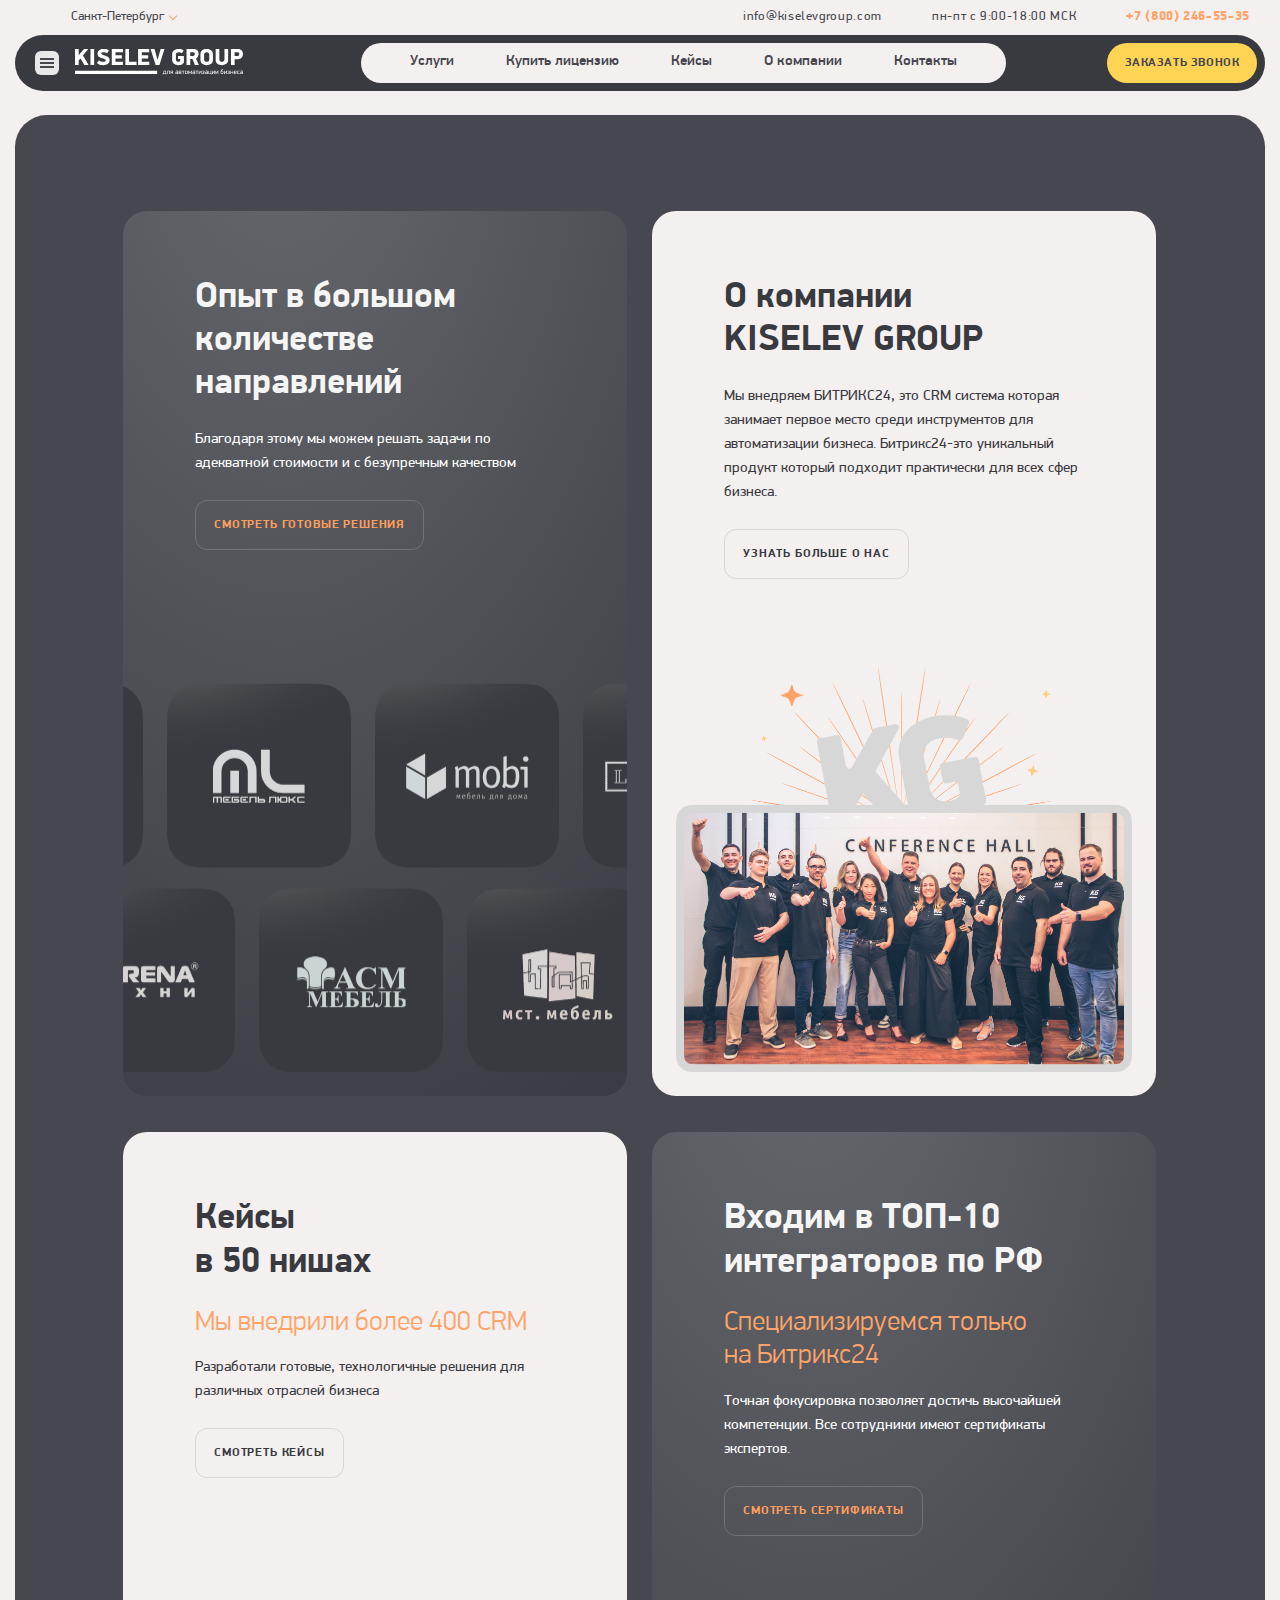
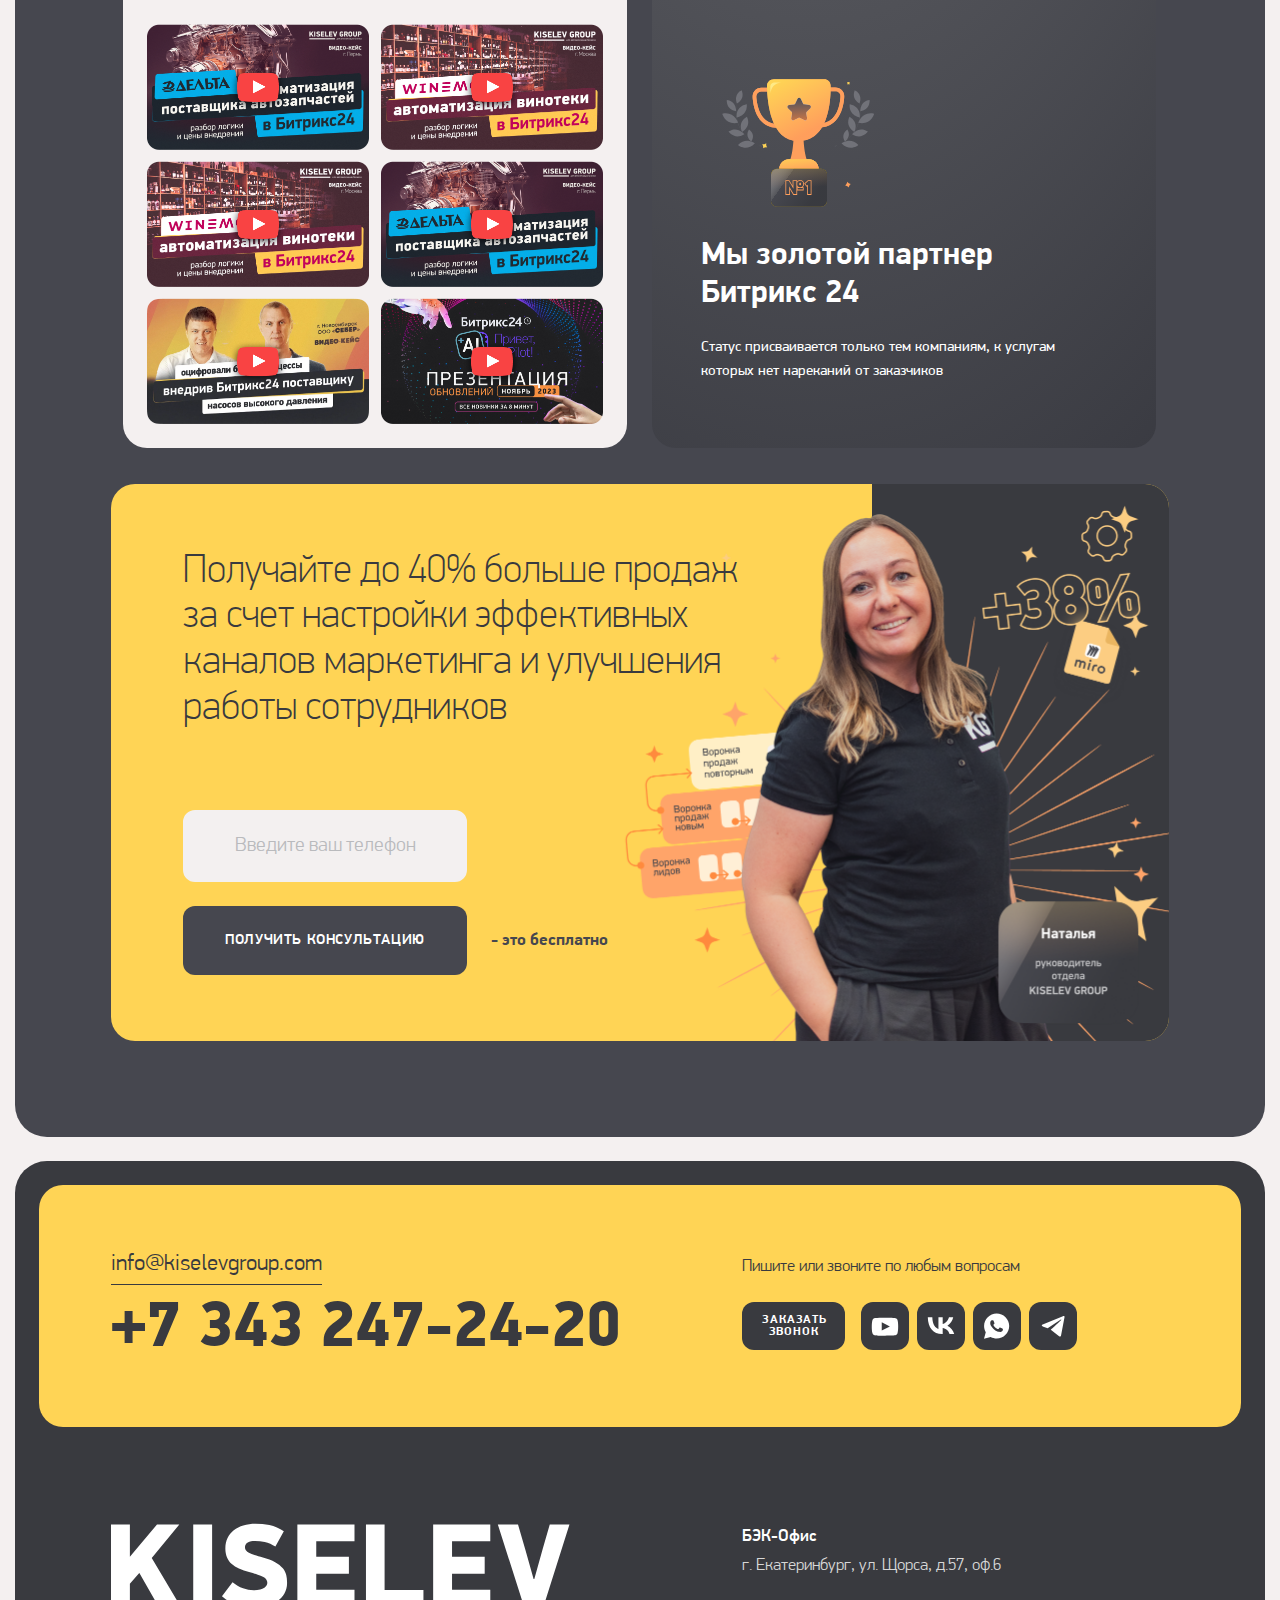
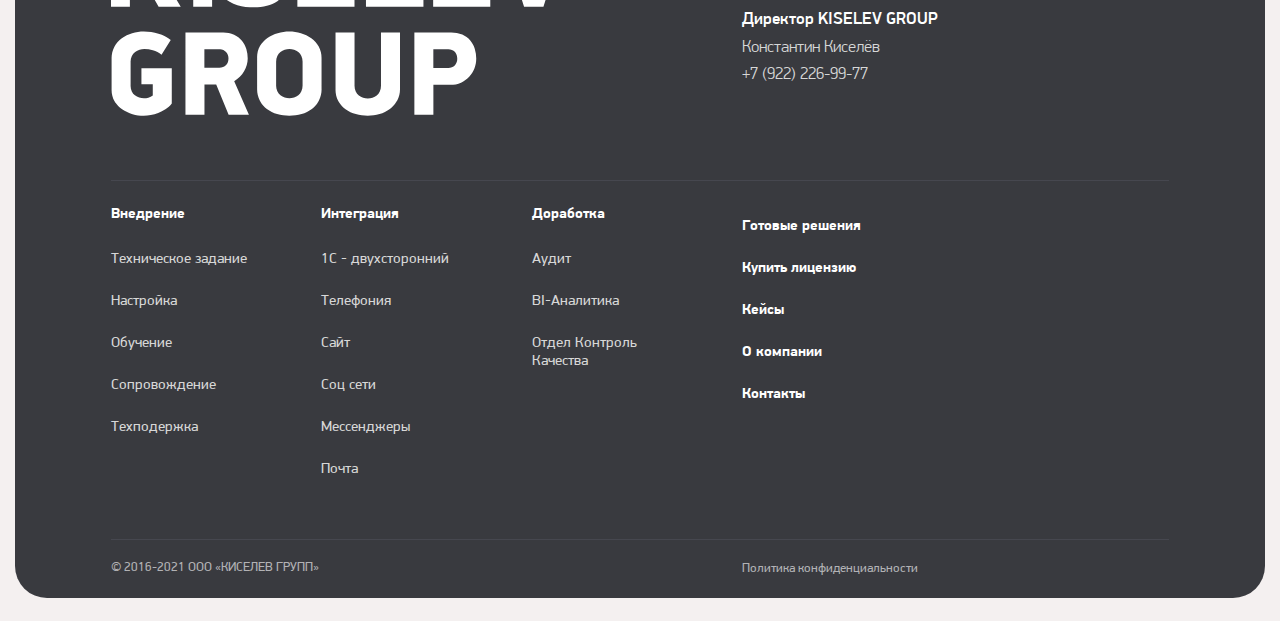
<file: single-news.html>
<!DOCTYPE html>
<html lang="en">
	<head>
		<meta charset="UTF-8" />
		<meta name="viewport" content="width=device-width, initial-scale=1.0" />
		<meta name="theme-color" content="#ffd455" />
		<title>Document</title>
		<link rel="stylesheet" href="https://cdn.jsdelivr.net/npm/swiper@11/swiper-bundle.min.css" />
		<link href="https://cdn.jsdelivr.net/npm/bootstrap@5.3.3/dist/css/bootstrap.min.css" rel="stylesheet" integrity="sha384-QWTKZyjpPEjISv5WaRU9OFeRpok6YctnYmDr5pNlyT2bRjXh0JMhjY6hW+ALEwIH" crossorigin="anonymous">
		<link rel="stylesheet" href="css/style.min.css" />
	</head>
</html>

<body>
	<header class="header">
		<div class="header__top">
			<div class="container">
				<div class="header__top-inner">
					<div class="header__city-select" data-bs-toggle="modal" data-bs-target="#regionalityModal">
						<span class="text">Санкт-Петербург</span>
						<span class="icon"></span>
					</div>
					<ul class="header__contacts-list">
						<li class="header__contacts-item">
							<a href="mailto:info@kiselevgroup.com" class="header__contacts-link">info@kiselevgroup.com</a>
						</li>
						<li class="header__contacts-item">
							<p class="header__work-time">пн-пт с 9:00-18:00 МСК</p>
						</li>
						<li class="header__contacts-item">
							<a href="tel:+7 (800) 246-55-35" class="header__contacts-link">+7 (800) 246-55-35</a>
						</li>
					</ul>
				</div>
			</div>
		</div>
		<nav class="header__navbar navbar">
			<div class="container">
				<!-- container ===> justify-content-between -->
				<div class="header__navbar-inner">
					<div class="header__logo-inner">
						<button
							class="header__hamb navbar-toggler collapsed"
							type="button"
							data-bs-toggle="collapse"
							data-bs-target="#navbarToggleExternalContent"
							aria-controls="navbarToggleExternalContent"
							aria-expanded="false"
							aria-label="Переключатель навигации"
						>
							<span class="header__hamb-icon navbar-toggler-icon"></span>
						</button>
						<a class="header__logo-link navbar-brand" href="/">
							<img src="images/logo.svg" alt="kiselevgroup" class="header__logo-img" />
						</a>
					</div>
					<ul class="header__nav-list nav justify-content-center">
						<li class="header__nav-item nav-item">
							<a class="header__nav-link nav-link" href="#">Услуги</a>
						</li>
						<li class="header__nav-item nav-item">
							<a class="header__nav-link nav-link" href="#">Купить лицензию</a>
						</li>
						<li class="header__nav-item nav-item">
							<a class="header__nav-link nav-link" href="#">Кейсы</a>
						</li>
						<li class="header__nav-item nav-item">
							<a class="header__nav-link nav-link" href="#">О компании</a>
						</li>
						<li class="header__nav-item nav-item">
							<a class="header__nav-link nav-link" href="#">Контакты</a>
						</li>
					</ul>
					<div class="header__callback-inner">
						<button
							type="button"
							class="header__callback"
							type="button"
							data-bs-toggle="collapse"
							data-bs-target="#collapseForm"
							aria-expanded="false"
							aria-controls="collapseForm"
						>
							Заказать звонок
						</button>
						<div class="collapse header__collapse-form-inner" id="collapseForm">
							<form>
								<input
									type="tel"
									class="form-control header__form-control"
									id="exampleInputTel"
									aria-describedby="telHelp"
									placeholder="Введите телефон"
								/>
								<button type="submit" class="btn btn-primary header__form-submit">Заказать звонок</button>
								<div class="form-check header__form-check">
									<input type="checkbox" class="form-check-input header__form-check-input" id="exampleCheck1" checked />
									<label class="form-check-label header__form-check-label" for="exampleCheck1"
										>Нажимая на кнопку вы соглашаетесь с условиями <a href="#"> Политики конфиденциальности </a></label
									>
								</div>
							</form>
						</div>
					</div>
				</div>
				<div class="header__offcanvas collapse" id="navbarToggleExternalContent">
					<div class="header__offcanvas-body offcanvas-body row justify-content-between">
						<div class="col-lg-6 col-md-8 row">
							<div class="col-md-4 dropdown">
								<h3 class="header__offcanvas-list-title">Внедрение</h3>
								<ul class="header__offcanvas-list">
									<li class="header__offcanvas-item">
										<a href="#">Техническое задание </a>
									</li>
									<li class="header__offcanvas-item">
										<a href="#">Настройка</a>
									</li>
									<li class="header__offcanvas-item">
										<a href="#">Обучение</a>
									</li>
									<li class="header__offcanvas-item">
										<a href="#">Сопровождение</a>
									</li>
									<li class="header__offcanvas-item">
										<a href="#">Техподдержка</a>
									</li>
								</ul>
							</div>
							<div class="col-md-4 dropdown">
								<h3 class="header__offcanvas-list-title">Интеграция</h3>
								<ul class="header__offcanvas-list">
									<li class="header__offcanvas-item">
										<a href="#">1С - двухсторонний</a>
									</li>
									<li class="header__offcanvas-item">
										<a href="#">Телефония</a>
									</li>
									<li class="header__offcanvas-item">
										<a href="#">Сайт</a>
									</li>
									<li class="header__offcanvas-item">
										<a href="#">Соц.сети</a>
									</li>
									<li class="header__offcanvas-item">
										<a href="#">Мессенджеры</a>
									</li>
									<li class="header__offcanvas-item">
										<a href="#">Почта</a>
									</li>
								</ul>
							</div>
							<div class="col-md-4 dropdown">
								<h3 class="header__offcanvas-list-title">Доработка</h3>
								<ul class="header__offcanvas-list">
									<li class="header__offcanvas-item">
										<a href="#">Аудит</a>
									</li>
									<li class="header__offcanvas-item">
										<a href="#">BI-Аналитика</a>
									</li>
									<li class="header__offcanvas-item">
										<a href="#">Отдел Контроль Качества</a>
									</li>
								</ul>
							</div>
							<div class="col-lg-6 col-12 dropdown d-block d-md-none">
								<h3 class="header__offcanvas-list-title">Купить лицензию</h3>
								<ul class="header__offcanvas-list">
									<li class="header__offcanvas-item">
										<a href="#">Облако</a>
									</li>
									<li class="header__offcanvas-item">
										<a href="#">Корпоративный портал</a>
									</li>
									<li class="header__offcanvas-item">
										<a href="#">Маркет Плюс</a>
									</li>
									<li class="header__offcanvas-item">
										<a href="#">Энтерпрайз</a>
									</li>
								</ul>
								<ul class="header__offcanvas-list">
									<li class="header__offcanvas-item">
										<a href="#">
											<b>Готовые решения</b>
										</a>
									</li>
									<li class="header__offcanvas-item">
										<a href="#">
											<b>Кейсы</b>
										</a>
									</li>
									<li class="header__offcanvas-item">
										<a href="#">
											<b>О компании</b>
										</a>
									</li>
									<li class="header__offcanvas-item">
										<a href="#">
											<b>Контакты</b>
										</a>
									</li>
								</ul>
							</div>
							<div class="col">
								<a href="mailto:info@kiselevgroup.com" class="header__mail-link">info@kiselevgroup.com</a>
								<a href="tel:+7 343 247-24-20" class="header__phone-link">+7 343 247-24-20</a>
								<ul class="header__offcanvas-social-list">
									<li class="header__offcanvas-social-item">
										<a href="#" class="header__offcanvas-social-link youtube">
											<svg width="22" height="16" viewBox="0 0 22 16" fill="none" xmlns="http://www.w3.org/2000/svg">
												<path
													fill-rule="evenodd"
													clip-rule="evenodd"
													d="M2.26054 15.049C1.86827 14.9329 1.51036 14.7265 1.217 14.447C0.923646 14.1676 0.70345 13.8234 0.574994 13.4434C-0.159032 11.4796 -0.376522 3.27912 1.03716 1.66026C1.50766 1.13364 2.17194 0.809406 2.88582 0.757947C6.67829 0.359867 18.3955 0.412945 19.7412 0.89064C20.1197 1.01051 20.4655 1.21244 20.7527 1.48131C21.0399 1.75018 21.2611 2.079 21.3996 2.44315C22.2016 4.47336 22.2288 11.8511 21.2909 13.8017C21.0421 14.3094 20.6255 14.7207 20.1083 14.9694C18.6946 15.6594 4.13638 15.6461 2.26054 15.049ZM8.28227 11.2009L15.0788 7.75088L8.28227 4.27432V11.2009Z"
													fill="currentColor"
												/>
											</svg>
										</a>
									</li>
									<li class="header__offcanvas-social-item">
										<a href="#" class="header__offcanvas-social-link vk">
											<svg width="22" height="14" viewBox="0 0 22 14" fill="none" xmlns="http://www.w3.org/2000/svg">
												<path
													d="M11.9845 13.9961C4.46791 13.9961 0.180592 8.74084 0.00195312 -0.00390625H3.7671C3.89077 6.41451 6.66654 9.13323 8.86517 9.69379V-0.00390625H12.4105V5.53163C14.5816 5.29339 16.8627 2.77087 17.6322 -0.00390625H21.1775C20.8875 1.43517 20.3095 2.79775 19.4796 3.99859C18.6496 5.19944 17.5857 6.21273 16.3542 6.97507C17.7288 7.67165 18.9429 8.65759 19.9165 9.86784C20.89 11.0781 21.6008 12.4851 22.002 13.9961H18.0994C17.7393 12.6837 17.0073 11.5089 15.9953 10.6189C14.9833 9.72893 13.7363 9.16337 12.4105 8.99309V13.9961H11.9845Z"
													fill="currentColor"
												/>
											</svg>
										</a>
									</li>
									<li class="header__offcanvas-social-item">
										<a href="#" class="header__offcanvas-social-link wa">
											<svg width="21" height="21" viewBox="0 0 21 21" fill="none" xmlns="http://www.w3.org/2000/svg">
												<path
													d="M17.9268 3.05469C15.9512 1.08594 13.3171 -0.0078125 10.5366 -0.0078125C4.75609 -0.0078125 0.0731696 4.65885 0.0731696 10.4193C0.0731696 12.2422 0.585366 14.0651 1.46341 15.5963L0 20.9922L5.56098 19.5338C7.09756 20.3359 8.78048 20.7734 10.5366 20.7734C16.3171 20.7734 21 16.1068 21 10.3464C20.9268 7.64844 19.9024 5.02344 17.9268 3.05469ZM15.5854 14.138C15.3658 14.7213 14.3415 15.3047 13.8293 15.3776C13.3902 15.4505 12.8049 15.4505 12.2195 15.3047C11.8537 15.1588 11.3415 15.013 10.7561 14.7214C8.12195 13.6276 6.43902 11.0026 6.29268 10.7839C6.14634 10.638 5.19512 9.39843 5.19512 8.08593C5.19512 6.77343 5.85366 6.1901 6.07317 5.89843C6.29268 5.60677 6.58536 5.60677 6.80487 5.60677C6.95122 5.60677 7.17073 5.60677 7.31707 5.60677C7.46341 5.60677 7.68292 5.53385 7.90244 6.04427C8.12195 6.55469 8.63414 7.86718 8.70731 7.9401C8.78048 8.08593 8.78048 8.23177 8.70731 8.3776C8.63414 8.52343 8.56097 8.66927 8.41463 8.8151C8.26829 8.96093 8.12195 9.17968 8.04877 9.2526C7.90243 9.39843 7.75609 9.54427 7.90244 9.76302C8.04878 10.0547 8.56097 10.8568 9.36585 11.5859C10.3902 12.4609 11.1951 12.7526 11.4878 12.8984C11.7805 13.0443 11.9268 12.9713 12.0732 12.8255C12.2195 12.6797 12.7317 12.0964 12.878 11.8047C13.0244 11.513 13.2439 11.5859 13.4634 11.6589C13.6829 11.7318 15 12.388 15.2195 12.5339C15.5122 12.6797 15.6585 12.7526 15.7317 12.8255C15.8049 13.0443 15.8049 13.5547 15.5854 14.138Z"
													fill="currentColor"
												/>
											</svg>
										</a>
									</li>
									<li class="header__offcanvas-social-item">
										<a href="#" class="header__offcanvas-social-link tg">
											<svg width="19" height="17" viewBox="0 0 19 17" fill="none" xmlns="http://www.w3.org/2000/svg">
												<path
													d="M19 0.594413L15.9946 16.2845C15.9946 16.2845 15.5741 17.3723 14.4189 16.8506L7.48457 11.3448L7.45242 11.3285C8.38909 10.4576 15.6524 3.69485 15.9698 3.38831C16.4613 2.91355 16.1562 2.63092 15.5856 2.98955L4.85679 10.0452L0.717638 8.60296C0.717638 8.60296 0.0662573 8.36302 0.00359284 7.8413C-0.0598961 7.31872 0.739076 7.03609 0.739076 7.03609L17.6131 0.181135C17.6131 0.181135 19 -0.449883 19 0.594413Z"
													fill="currentColor"
												/>
											</svg>
										</a>
									</li>
								</ul>
							</div>
						</div>
						<div class="col-lg-6 col-md-4 row d-md-flex d-none">
							<div class="col-lg-6 col-12 dropdown">
								<h3 class="header__offcanvas-list-title">Купить лицензию</h3>
								<ul class="header__offcanvas-list">
									<li class="header__offcanvas-item">
										<a href="#">Облако</a>
									</li>
									<li class="header__offcanvas-item">
										<a href="#">Корпоративный портал</a>
									</li>
									<li class="header__offcanvas-item">
										<a href="#">Маркет Плюс</a>
									</li>
									<li class="header__offcanvas-item">
										<a href="#">Энтерпрайз</a>
									</li>
								</ul>
								<ul class="header__offcanvas-list">
									<li class="header__offcanvas-item">
										<a href="#">
											<b>Готовые решения</b>
										</a>
									</li>
									<li class="header__offcanvas-item">
										<a href="#">
											<b>Кейсы</b>
										</a>
									</li>
									<li class="header__offcanvas-item">
										<a href="#">
											<b>О компании</b>
										</a>
									</li>
									<li class="header__offcanvas-item">
										<a href="#">
											<b>Контакты</b>
										</a>
									</li>
								</ul>
							</div>
							<div class="col-6 d-lg-block d-none">
								<div class="header__offcanvas-prev">
									<img class="header__offcanvas-img" src="images/offcanvas-prev-1.png" alt="Акция" />
								</div>
							</div>
						</div>
					</div>
				</div>
			</div>
		</nav>
	</header>
</body>


<main>
	
	<section class="about-us">
		<div class="container">
			<div class="about-us__inner row">
				<div class="col-xl-6">
					<div class="about-us__card about-us__card--dark">
						<div class="about-us__card-text-inner">
							<h2 class="about-us__card-title">Опыт в большом количестве направлений</h2>
							<p class="about-us__card-text">
								Благодаря этому мы можем решать задачи по адекватной стоимости и с безупречным качеством
							</p>
							<a href="#" class="about-us__link">Смотреть готовые решения</a>
						</div>
						<div class="about-us__card-prev">
							<img
								class="about-us__card-img"
								class="about-us__card-img"
								src="images/about-us-1.png"
								alt="Опыт в большом количестве направлений"
							/>
						</div>
					</div>
				</div>
				<div class="col-xl-6">
					<div class="about-us__card about-us__card--light">
						<div class="about-us__card-text-inner">
							<h2 class="about-us__card-title">О компании <br />KISELEV GROUP</h2>
							<p class="about-us__card-text">
								Мы внедряем БИТРИКС24, это СRМ система которая занимает первое место среди инструментов для автоматизации
								бизнеса. Битрикс24-это уникальный продукт который подходит практически для всех сфер бизнеса.
							</p>
							<a href="#" class="about-us__link">Узнать больше о нас</a>
						</div>
						<div class="about-us__card-prev px-4">
							<img
								class="about-us__card-img"
								src="images/about-us-2.png"
								alt="Команда KISELEV GROUP"
							/>
						</div>
					</div>
				</div>
				<div class="col-xl-6">
					<div class="about-us__card about-us__card--light">
						<div class="about-us__card-text-inner">
							<h2 class="about-us__card-title">Кейсы <br />в 50 нишах</h2>
							<p class="about-us__descr orange">Мы внедрили более 400 CRM</p>
							<p class="about-us__card-text">Разработали готовые, технологичные решения для различных отраслей бизнеса</p>
							<a href="#" class="about-us__link">Смотреть кейсы</a>
						</div>
						<div class="about-us__card-prev px-4">
							<img
								class="about-us__card-img"
								src="images/about-us-3.png"
								alt="Кейсы"
							/>
						</div>
					</div>
				</div>
				<div class="col-xl-6">
					<div class="about-us__card about-us__card--dark">
						<div class="about-us__card-text-inner">
							<h2 class="about-us__card-title">Входим в ТОП-10 <br />интеграторов по РФ</h2>
							<p class="about-us__descr orange">Специализируемся только на&nbsp;Битрикс24</p>
							<p class="about-us__card-text">
								Точная фокусировка позволяет достичь высочайшей компетенции. Все сотрудники имеют сертификаты экспертов.
							</p>
							<a href="#" class="about-us__link">Смотреть сертификаты</a>
						</div>
						<div class="about-us__card-prev about-us__card-prev--with-text">
							<img class="about-us__card-img" src="images/about-us-cup.svg" alt="Мы золотой партнер Битрикс 24" />
							<h4 class="about-us__card-subtitle">Мы золотой партнер Битрикс 24</h4>
							<p class="about-us__card-text">
								Статус присваивается только тем компаниям, к услугам которых нет нареканий от заказчиков
							</p>
						</div>
					</div>
				</div>
				<div class="big-form__form-inner">
					<h2 class="big-form__form-descr">
						Получайте до 40% больше продаж за счет настройки эффективных каналов маркетинга и улучшения работы сотрудников
					</h2>
					<form class="big-form__form">
						<div class="big-form__input-wrapper">
							<input type="tel" class="form__input" placeholder="Введите ваш телефон" />
						</div>
						<div class="big-form__submit-wrapper">
							<button type="submit" class="form__submit-button">Получить консультацию</button>
							<span class="big-form__submit-text">- это бесплатно</span>
						</div>
					</form>
				</div>
			</div>
		</div>
	</section>
</main>

<footer class="footer">

	<div class="container">

		<div class="footer-inner">

			<div class="footer__contacts">

				<div class="row justify-content-between">

					<div class="col-md-7">

						<a href="mailto:info@kiselevgroup.com" class="footer__mail-link">info@kiselevgroup.com</a>

						<a href="tel:+7 343 247-24-20" class="footer__phone-link">+7 343 247-24-20</a>

					</div>

					<div class="col-md-5">

						<p class="footer__social-text">Пишите или звоните по любым вопросам</p>

						<ul class="footer__social-list">

							<li class="footer__social-item">

								<button class="footer__callback item-color">Заказать звонок</button>

							</li>

							<li class="footer__social-item">

								<a href="#" class="footer__social-link item-color youtube">

									<svg width="28" height="19" viewBox="0 0 28 19" fill="none" xmlns="http://www.w3.org/2000/svg">

										<path fill-rule="evenodd" clip-rule="evenodd" d="M3.51186 18.1479C3.04115 18.0086 2.61165 17.7608 2.25962 17.4255C1.90759 17.0902 1.64336 16.6771 1.48921 16.2212C0.60838 13.8645 0.347393 4.024 2.04381 2.08138C2.60841 1.44943 3.40555 1.06035 4.2622 0.998598C8.81316 0.520903 22.8738 0.584596 24.4887 1.15783C24.9429 1.30167 25.3579 1.54399 25.7025 1.86663C26.0471 2.18927 26.3125 2.58386 26.4787 3.02084C27.4411 5.45709 27.4737 14.3104 26.3482 16.6511C26.0497 17.2604 25.5498 17.7539 24.9291 18.0523C23.2327 18.8803 5.76288 18.8644 3.51186 18.1479ZM10.7379 13.5301L18.8938 9.39012L10.7379 5.21824V13.5301Z" fill="white"/>

										</svg>

								</a>

							</li>

							<li class="footer__social-item">

								<a href="#" class="footer__social-link item-color vk">

									<svg width="28" height="18" viewBox="0 0 28 18" fill="none" xmlns="http://www.w3.org/2000/svg">

										<path d="M15.1817 17.0871C6.16189 17.0871 1.0171 10.7808 0.802734 0.287109H5.32091C5.46932 7.98921 8.80024 11.2517 11.4386 11.9243V0.287109H15.6929V6.92975C18.2983 6.64386 21.0356 3.61684 21.959 0.287109H26.2134C25.8654 2.014 25.1718 3.64909 24.1759 5.09011C23.18 6.53113 21.9032 7.74707 20.4255 8.66188C22.075 9.49777 23.5319 10.6809 24.7001 12.1332C25.8684 13.5855 26.7213 15.2739 27.2027 17.0871H22.5197C22.0875 15.5122 21.2092 14.1025 19.9948 13.0345C18.7804 11.9665 17.2839 11.2878 15.6929 11.0835V17.0871H15.1817Z" fill="white"/>

										</svg>

								</a>

							</li>

							<li class="footer__social-item">

								<a href="#" class="footer__social-link item-color wa">

									<svg width="26" height="26" viewBox="0 0 26 26" fill="none" xmlns="http://www.w3.org/2000/svg">

										<path d="M21.5122 4.15937C19.1415 1.79687 15.9805 0.484375 12.6439 0.484375C5.70731 0.484375 0.0878035 6.08437 0.0878035 12.9969C0.0878035 15.1844 0.702439 17.3719 1.7561 19.2094L0 25.6844L6.67317 23.9344C8.51707 24.8969 10.5366 25.4219 12.6439 25.4219C19.5805 25.4219 25.2 19.8219 25.2 12.9094C25.1122 9.67187 23.8829 6.52187 21.5122 4.15937ZM18.7024 17.4594C18.439 18.1594 17.2097 18.8594 16.5951 18.9469C16.0683 19.0344 15.3658 19.0344 14.6634 18.8594C14.2244 18.6844 13.6097 18.5094 12.9073 18.1594C9.74634 16.8469 7.72683 13.6969 7.55122 13.4344C7.37561 13.2594 6.23415 11.7719 6.23415 10.1969C6.23415 8.62187 7.02439 7.92187 7.2878 7.57187C7.55122 7.22187 7.90243 7.22187 8.16585 7.22187C8.34146 7.22187 8.60487 7.22187 8.78048 7.22187C8.95609 7.22187 9.21951 7.13437 9.48292 7.74687C9.74634 8.35937 10.361 9.93437 10.4488 10.0219C10.5366 10.1969 10.5366 10.3719 10.4488 10.5469C10.361 10.7219 10.2732 10.8969 10.0976 11.0719C9.92194 11.2469 9.74633 11.5094 9.65853 11.5969C9.48292 11.7719 9.30731 11.9469 9.48292 12.2094C9.65853 12.5594 10.2732 13.5219 11.239 14.3969C12.4683 15.4469 13.4341 15.7969 13.7854 15.9719C14.1366 16.1469 14.3122 16.0594 14.4878 15.8844C14.6634 15.7094 15.278 15.0094 15.4537 14.6594C15.6293 14.3094 15.8927 14.3969 16.1561 14.4844C16.4195 14.5719 18 15.3594 18.2634 15.5344C18.6146 15.7094 18.7902 15.7969 18.878 15.8844C18.9658 16.1469 18.9658 16.7594 18.7024 17.4594Z" fill="white"/>

										</svg>

								</a>

							</li>

							<li class="footer__social-item">

								<a href="#" class="footer__social-link item-color tg">

									<svg width="24" height="21" viewBox="0 0 24 21" fill="none" xmlns="http://www.w3.org/2000/svg">

										<path d="M23.6008 0.806655L19.9943 19.6347C19.9943 19.6347 19.4897 20.9401 18.1035 20.3141L9.78227 13.7071L9.74368 13.6876C10.8677 12.6425 19.5837 4.52718 19.9646 4.15933C20.5543 3.58962 20.1882 3.25046 19.5035 3.68082L6.62893 12.1476L1.66195 10.4169C1.66195 10.4169 0.88029 10.129 0.805093 9.50291C0.728906 8.87582 1.68767 8.53666 1.68767 8.53666L21.9365 0.310722C21.9365 0.310722 23.6008 -0.4465 23.6008 0.806655Z" fill="white"/>

										</svg>

								</a>

							</li>

						</ul>

					</div>

				</div>

			</div>

			<div class="footer__center">

				<div class="row ">

					<div class="col-md-7">

						<img class="foter__company-name" src="images/footer-text.svg" alt="kiselevgroup">

					</div>

					<div class="col-md-5">

						<address class="footer__addres">

							<p class="footer__subtitle-info">БЭК-Офис</p>

							<p class="footer__info-text">г. Екатеринбург, ул. Щорса, д.57, оф.6</p>

						</address>

						<div class="footer__director">

							<p class="footer__subtitle-info">Директор KISELEV GROUP</p>

							<p class="footer__info-text">Константин Киселёв</p>

							<a href="tel:+7 922 226-99-77" class="footer__director-phone footer__info-text">+7 (922) 226-99-77</a>

						</div>

					</div>

				</div>

			</div>

			<nav class="footer__nav">

				<div class="row">

					<div class="col-lg-7 col-md-9">

						<div class="row">

							<div class="col-md-4 col-6">

								<h4 class="footer__list-title">

									<a href="#" class="footer__list-title-link">Внедрение</a>

								</h4>

								<ul class="footer__nav-list">

									<li class="footer__nav-item">

										<a href="#" class="footer__nav-link">Техническое задание</a>

										</li>

									<li class="footer__nav-item">

										<a href="#" class="footer__nav-link">Настройка</a>

										</li>

									<li class="footer__nav-item">

										<a href="#" class="footer__nav-link">Обучение</a>

										</li>

									<li class="footer__nav-item">

										<a href="#" class="footer__nav-link">Сопровождение</a>

										</li>

									<li class="footer__nav-item">

										<a href="#" class="footer__nav-link">Техподержка</a>

										</li>

								</ul>

							</div>

							<div class="col-md-4 col-6">

								<h4 class="footer__list-title">

									<a href="#" class="footer__list-title-link">Интеграция</a>

								</h4>

								<ul class="footer__nav-list">

									<li class="footer__nav-item">

										<a href="#" class="footer__nav-link">1С - двухсторонний</a>

									</li>

									<li class="footer__nav-item">

										<a href="#" class="footer__nav-link">Телефония</a>

										</li>

									<li class="footer__nav-item">

										<a href="#" class="footer__nav-link">Сайт</a>

										</li>

									<li class="footer__nav-item">

										<a href="#" class="footer__nav-link">Соц сети</a>

										</li>

									<li class="footer__nav-item">

										<a href="#" class="footer__nav-link">Мессенджеры</a>

										</li>

									<li class="footer__nav-item">

										<a href="#" class="footer__nav-link">Почта</a>

										</li>

								</ul>

							</div>

							<div class="col-lg-3 col-md-4">

								<h4 class="footer__list-title">

									<a href="#" class="footer__list-title-link">Доработка</a>

								</h4>

								<ul class="footer__nav-list">

									<li class="footer__nav-item">

										

									<a href="#" class="footer__nav-link">Аудит</a>

									</li>

									<li class="footer__nav-item">

										

									<a href="#" class="footer__nav-link">BI-Аналитика</a>

									</li>

									<li class="footer__nav-item">

										

									<a href="#" class="footer__nav-link">Отдел Контроль Качества</a>

									</li>

								</ul>

							</div>

						</div>

					</div>

					<div class="col-lg-2 col-md-3">

						<ul class="footer__nav-list">

							<li class="footer__nav-item">

								<a href="#" class="footer__nav-link"><b>Готовые решения</b></a>

								</li>

							<li class="footer__nav-item">

								<a href="#" class="footer__nav-link"><b>Купить лицензию</b></a>

								</li>

							<li class="footer__nav-item">

								<a href="#" class="footer__nav-link"><b>Кейсы</b></a>

								</li>

							<li class="footer__nav-item">

								<a href="#" class="footer__nav-link"><b>О компании</b></a>

								</li>

							<li class="footer__nav-item">

								<a href="#" class="footer__nav-link"><b>Контакты</b></a>

								</li>

						</ul>

					</div>

				</div>

			</nav>

			<div class="footerl__policy">

				<div class="row justify-content-between align-items-center">

					<div class="col-md-5">

					<p class="footer__policy-text">© 2016-2021 ООО «КИСЕЛЕВ ГРУПП»</p>

					</div>

					<div class="col-md-5">

						<a href="#" class="footer__policy-link">Политика конфиденциальности</a>

					</div>

				</div>

			</div>

		</div>

	</div>

</footer>

<script src="https://cdn.jsdelivr.net/npm/swiper@11/swiper-bundle.min.js"></script>

<script src="https://cdn.jsdelivr.net/npm/bootstrap@5.3.3/dist/js/bootstrap.bundle.min.js" integrity="sha384-YvpcrYf0tY3lHB60NNkmXc5s9fDVZLESaAA55NDzOxhy9GkcIdslK1eN7N6jIeHz" crossorigin="anonymous"></script>

<script src='js/inputmask.js'></script>

<script src='js/app.js'></script>

</body>

</html>
</file>
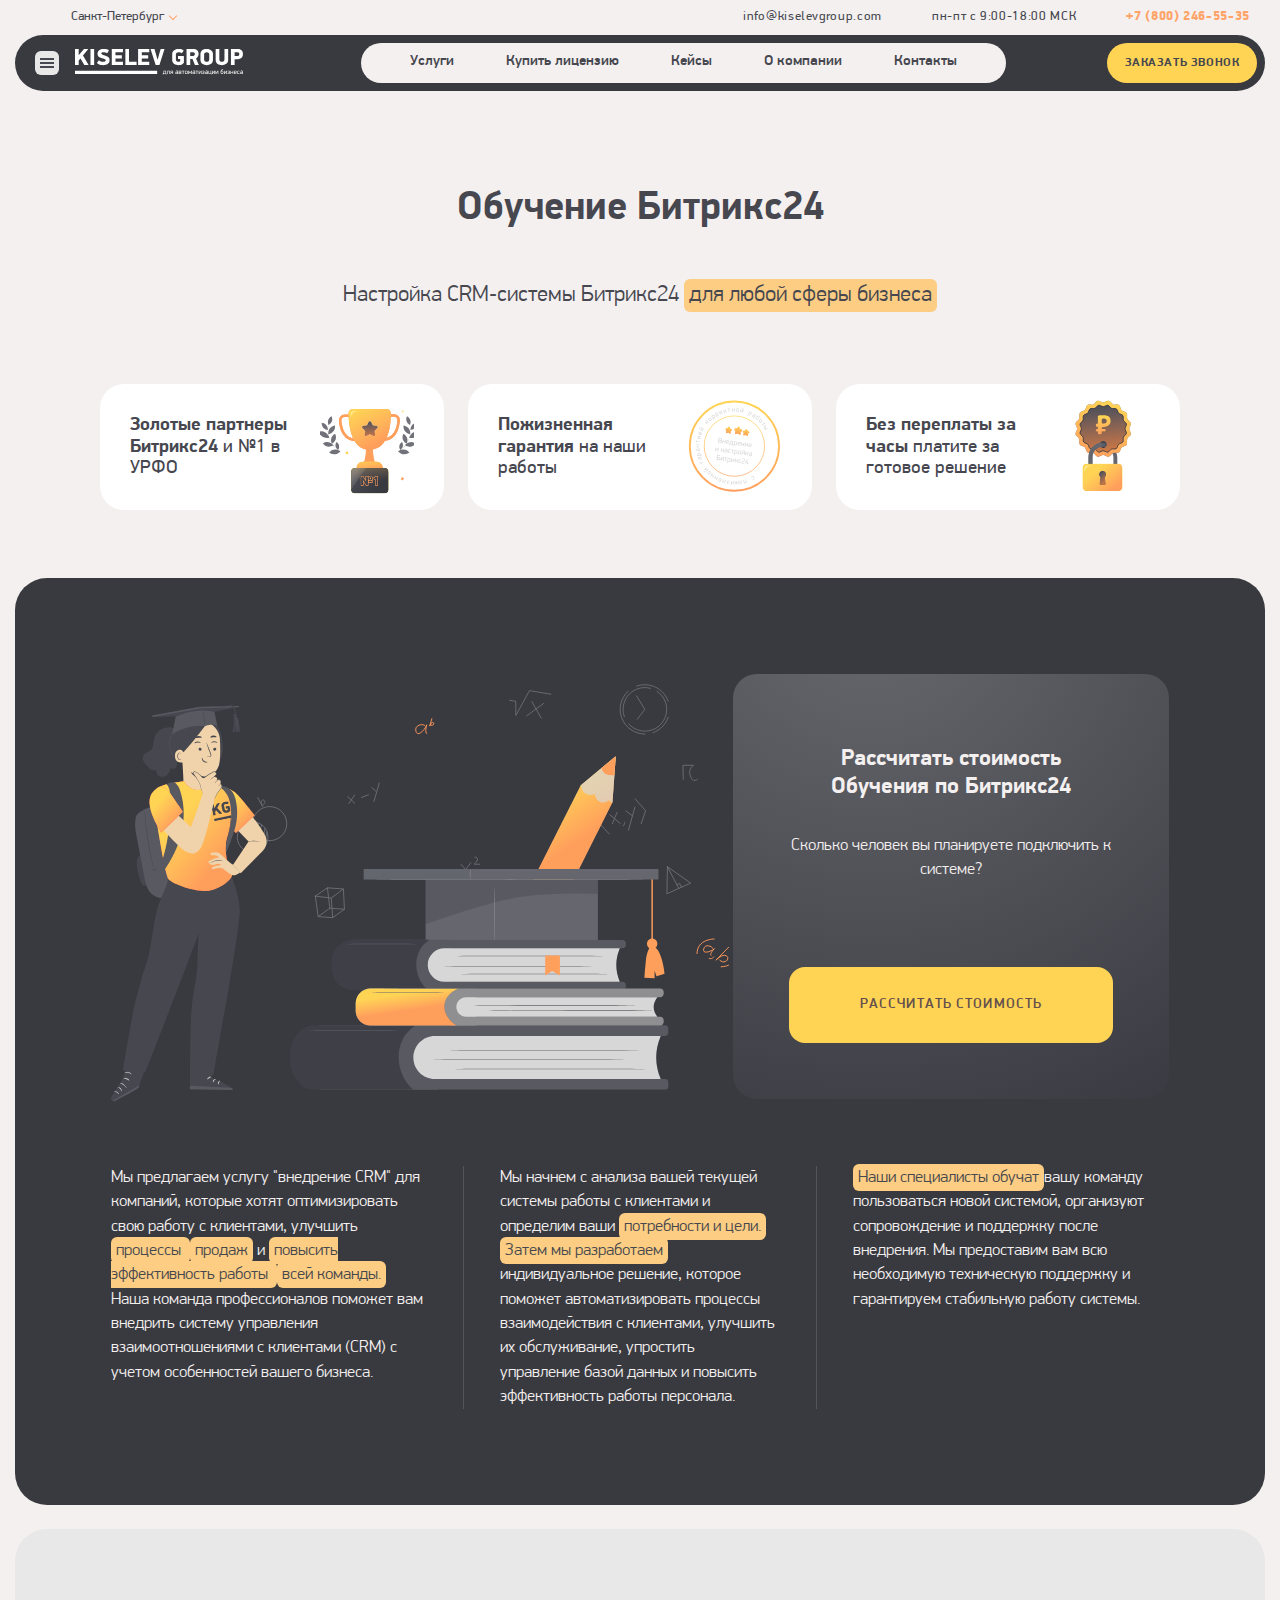
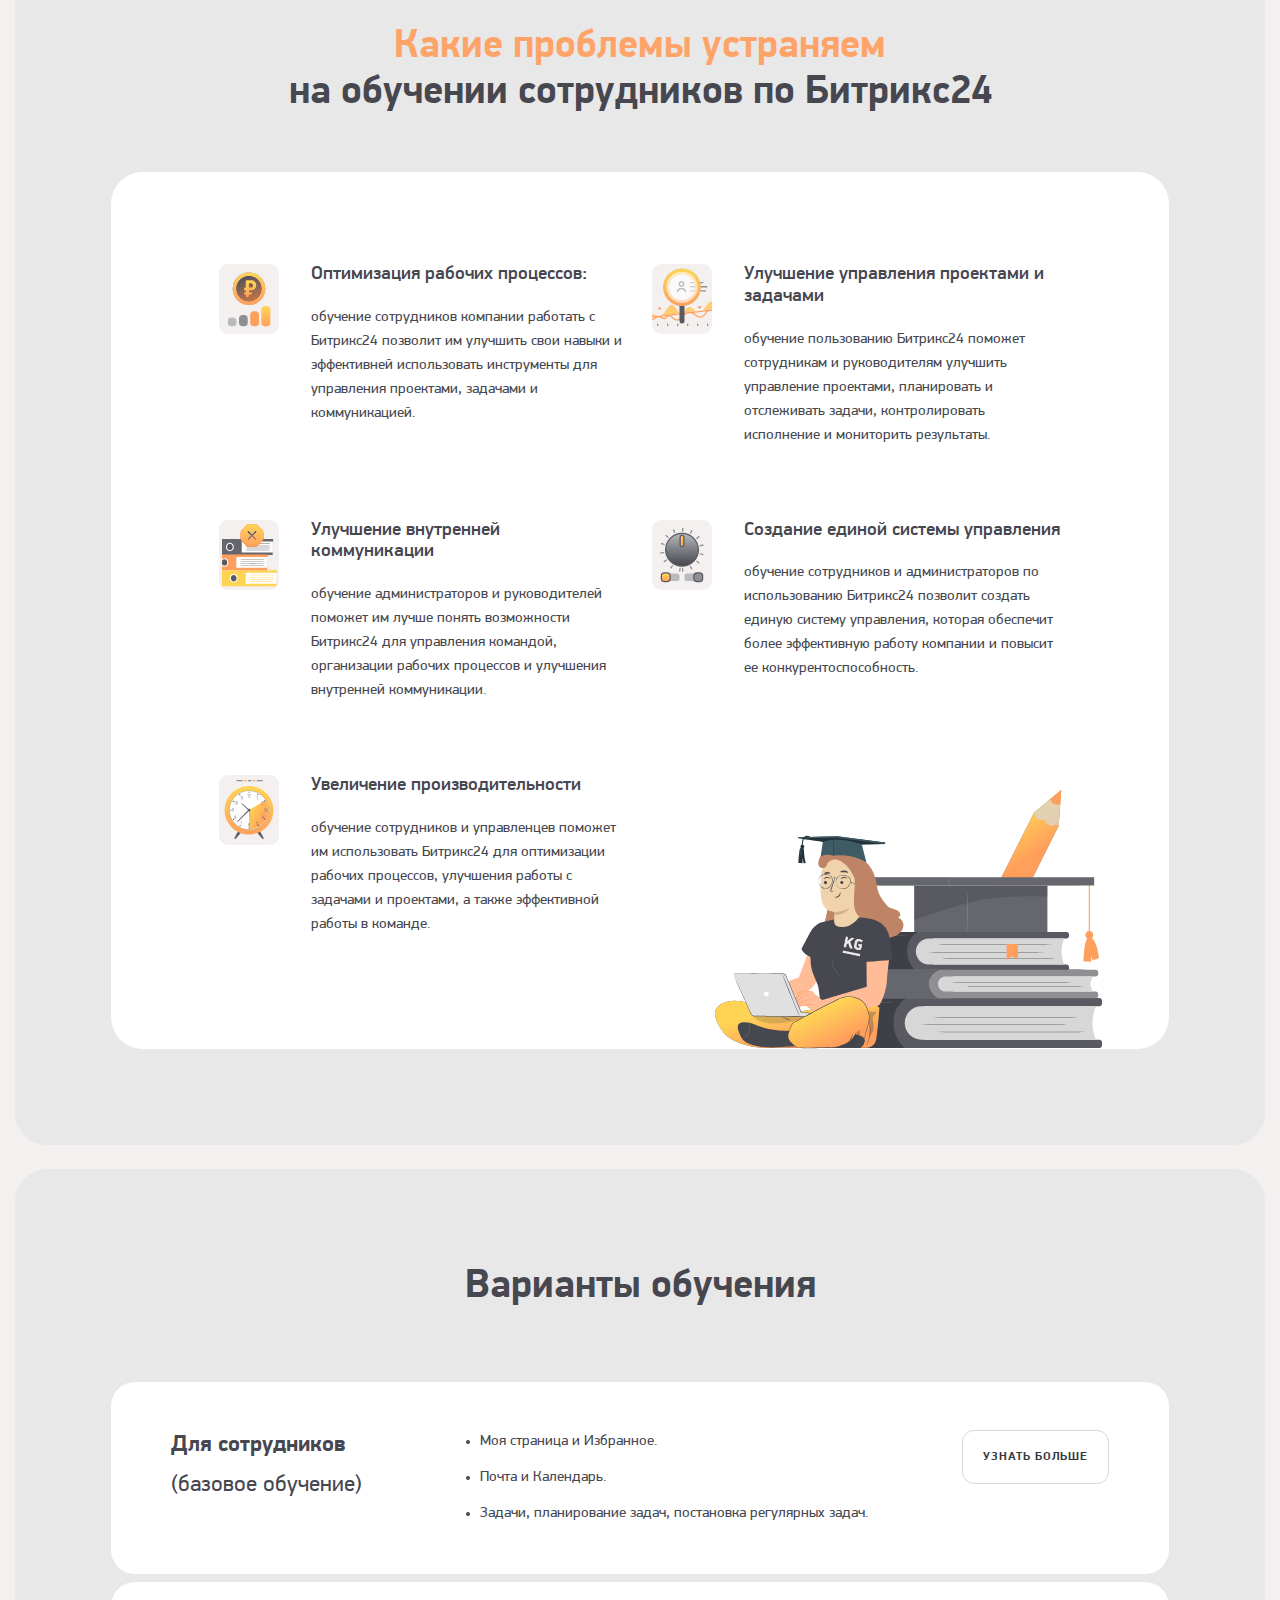
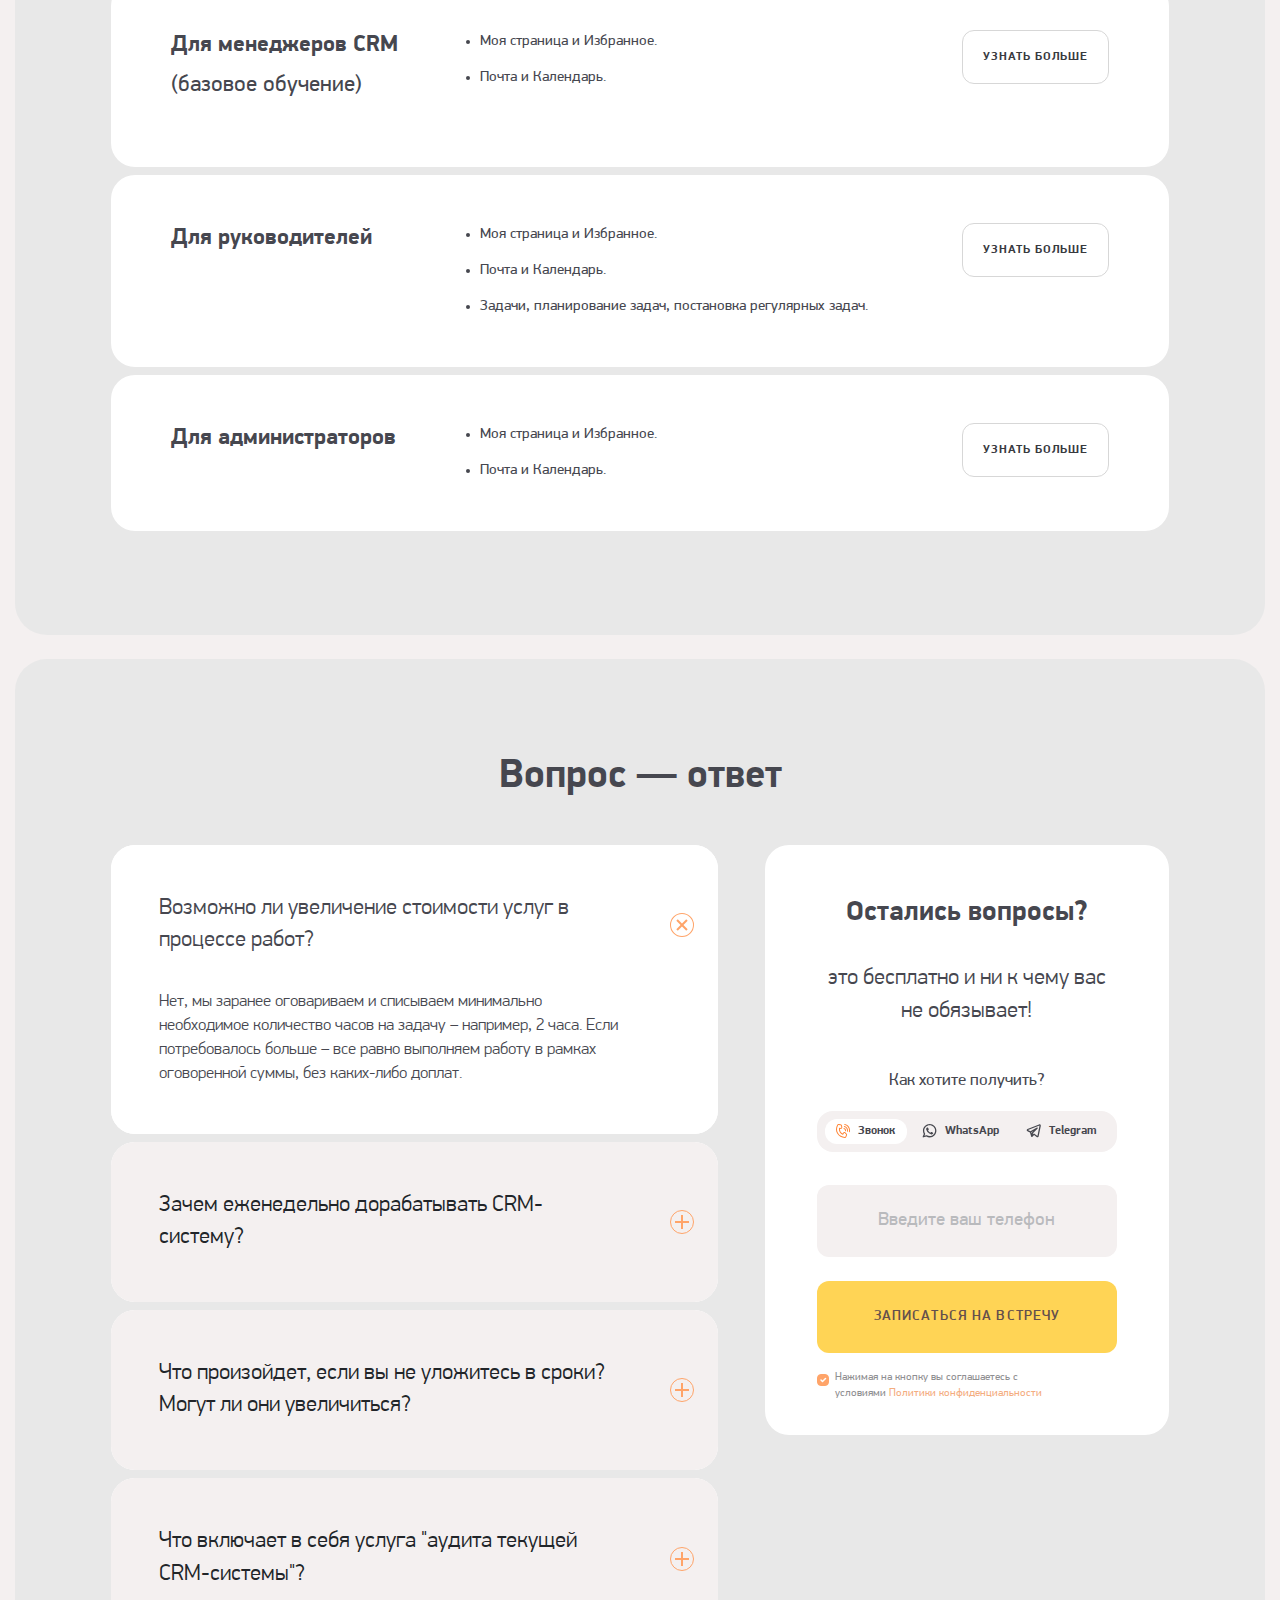
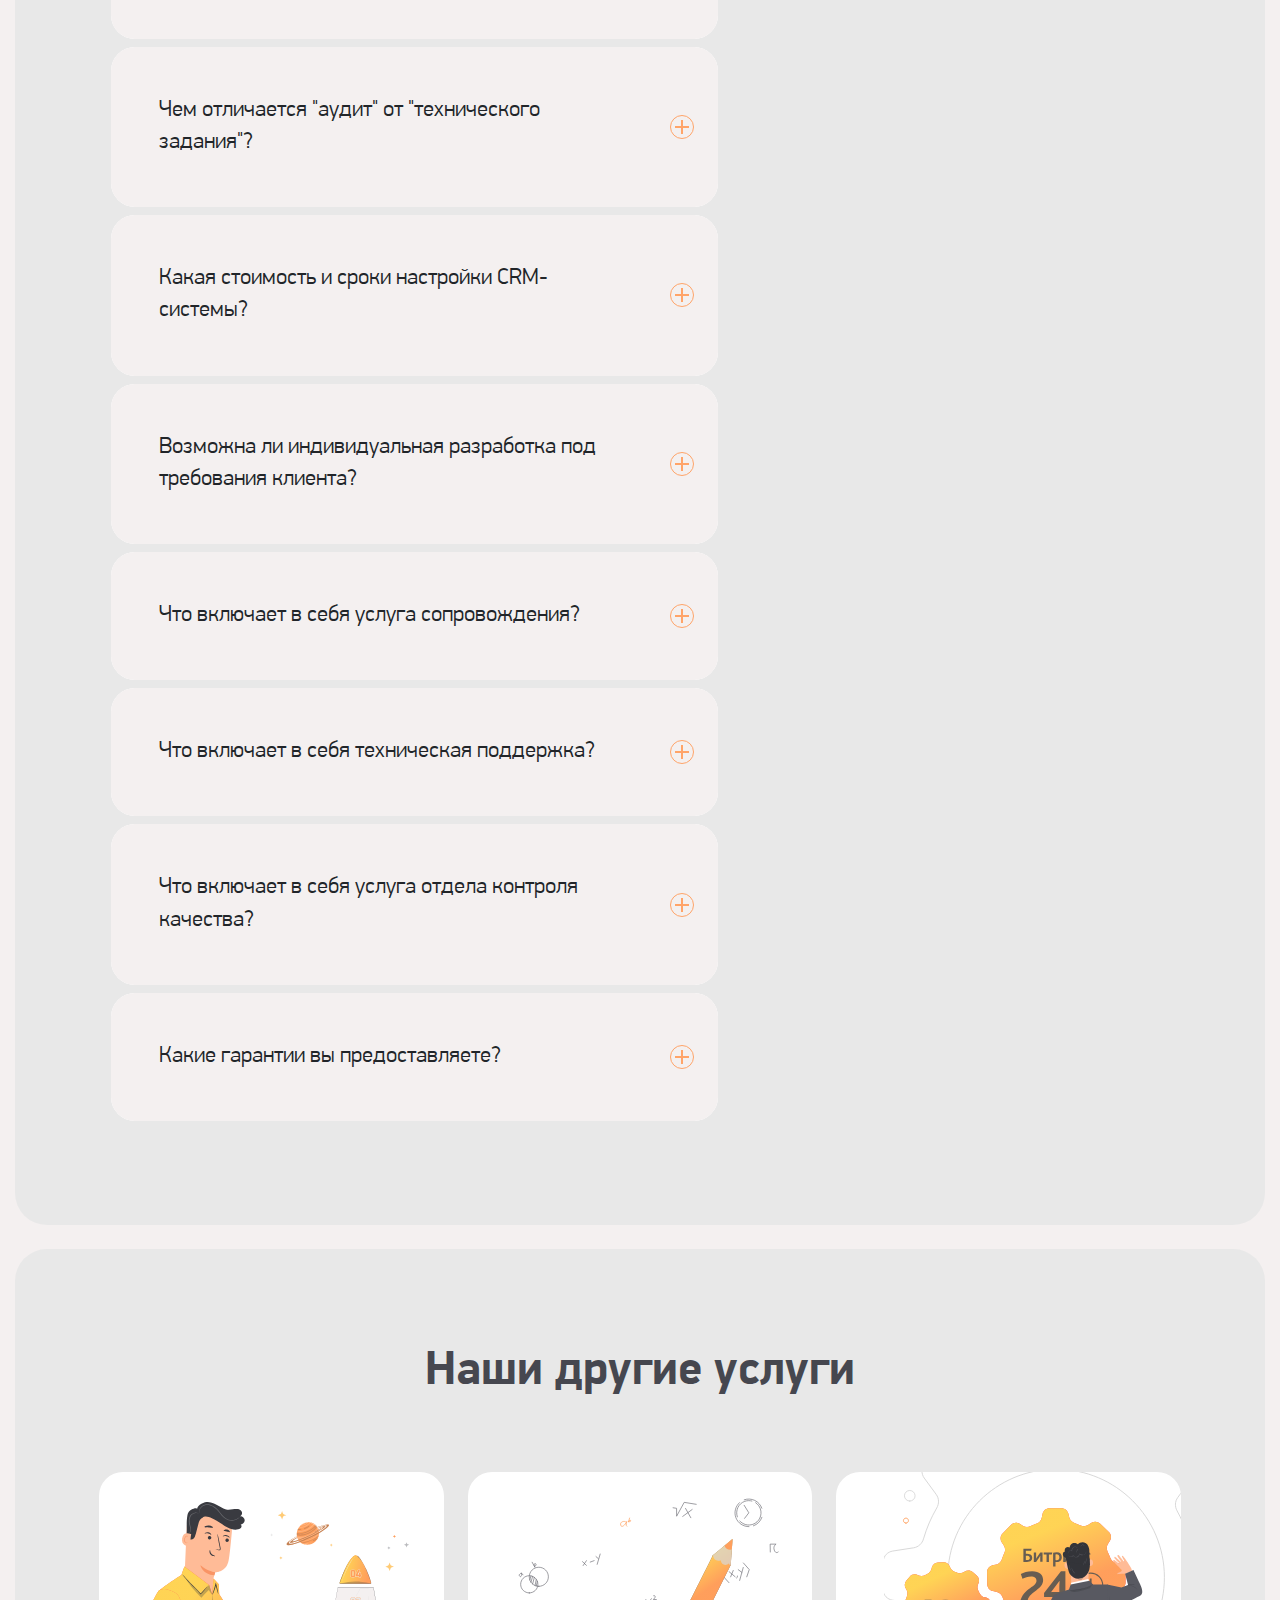
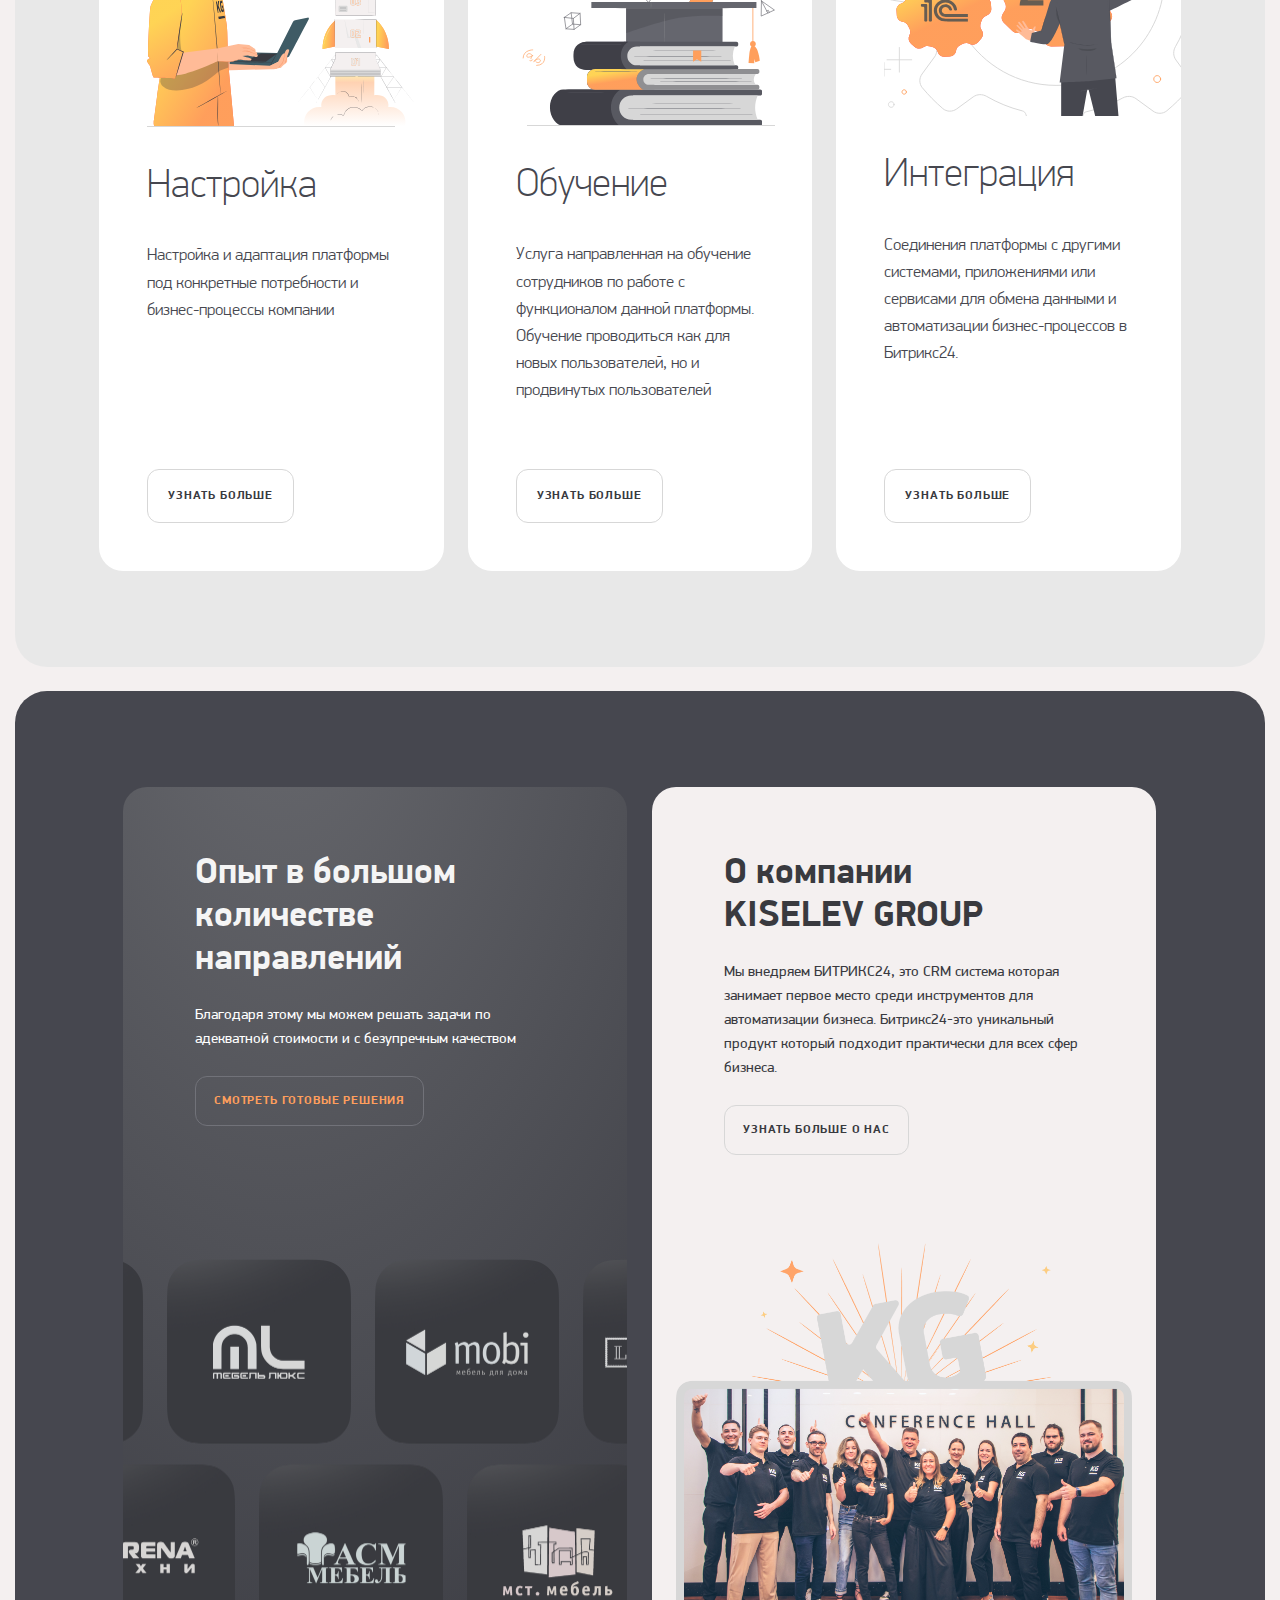
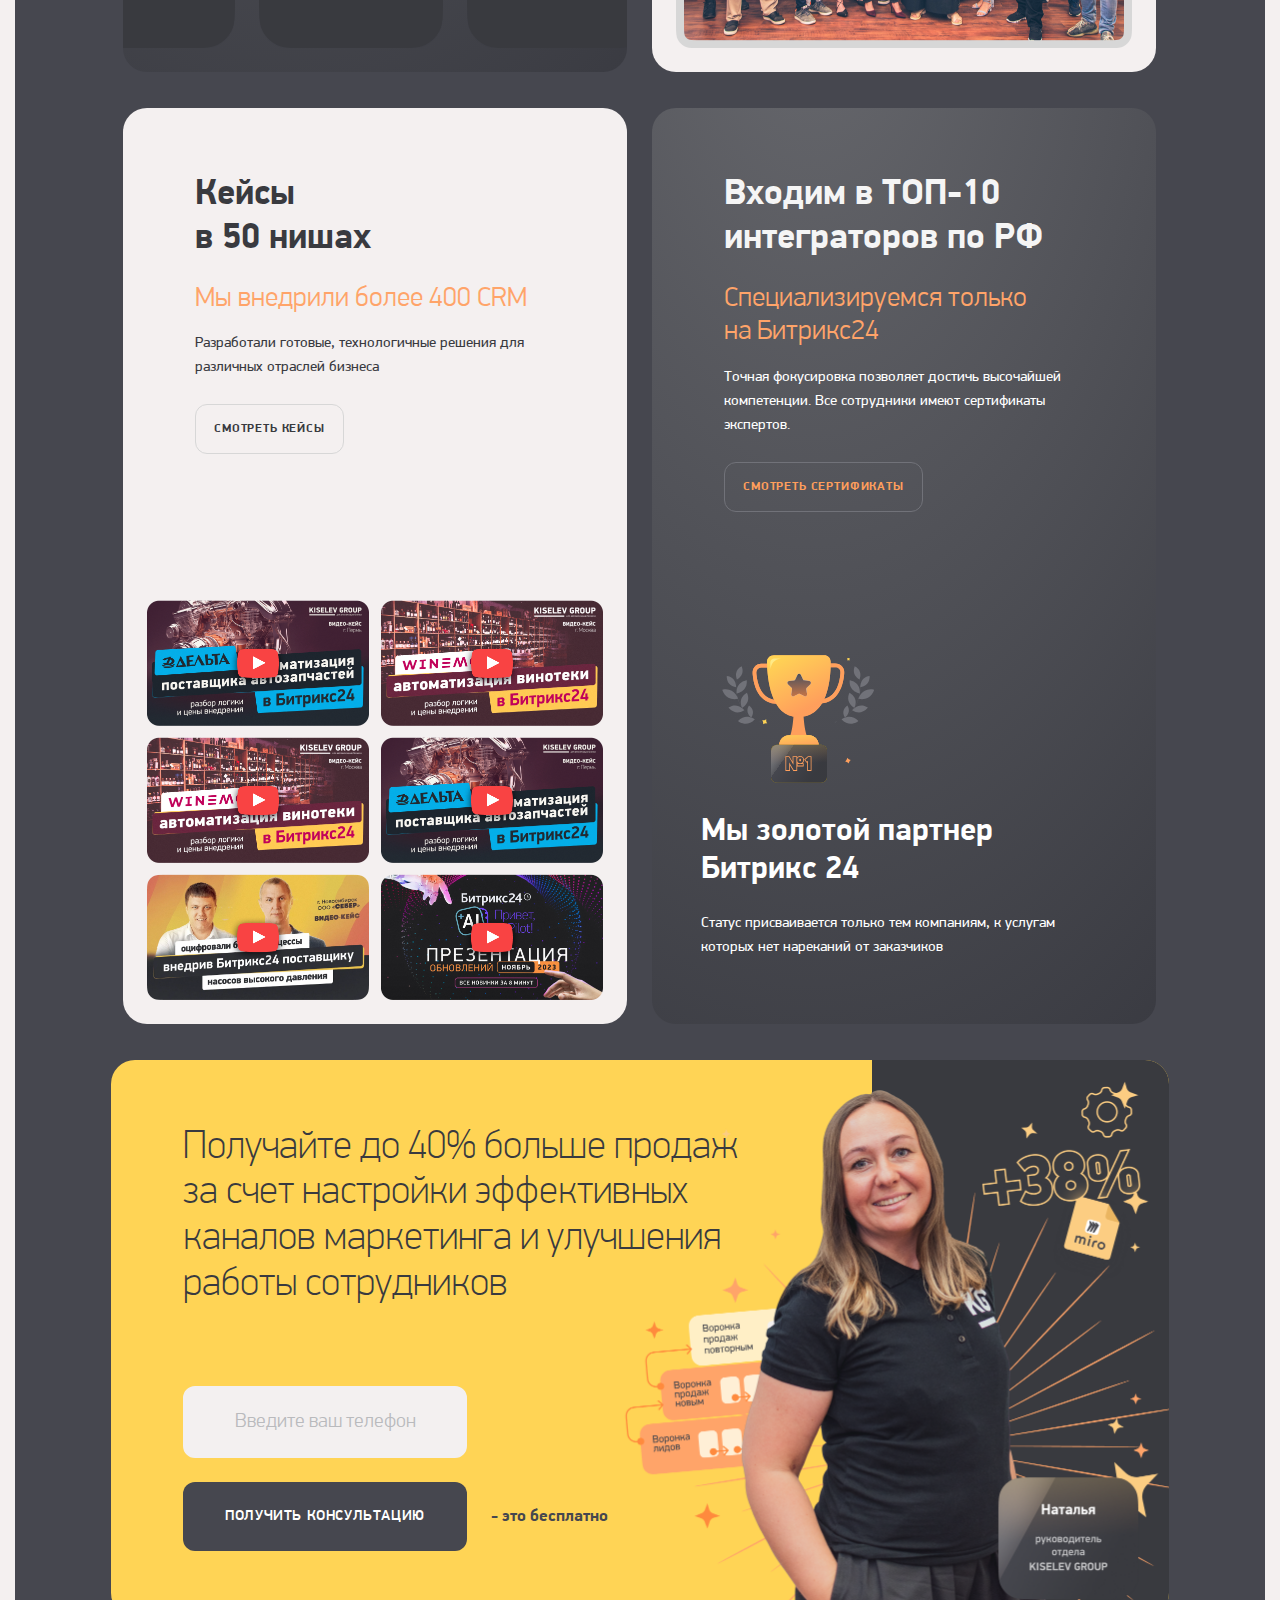
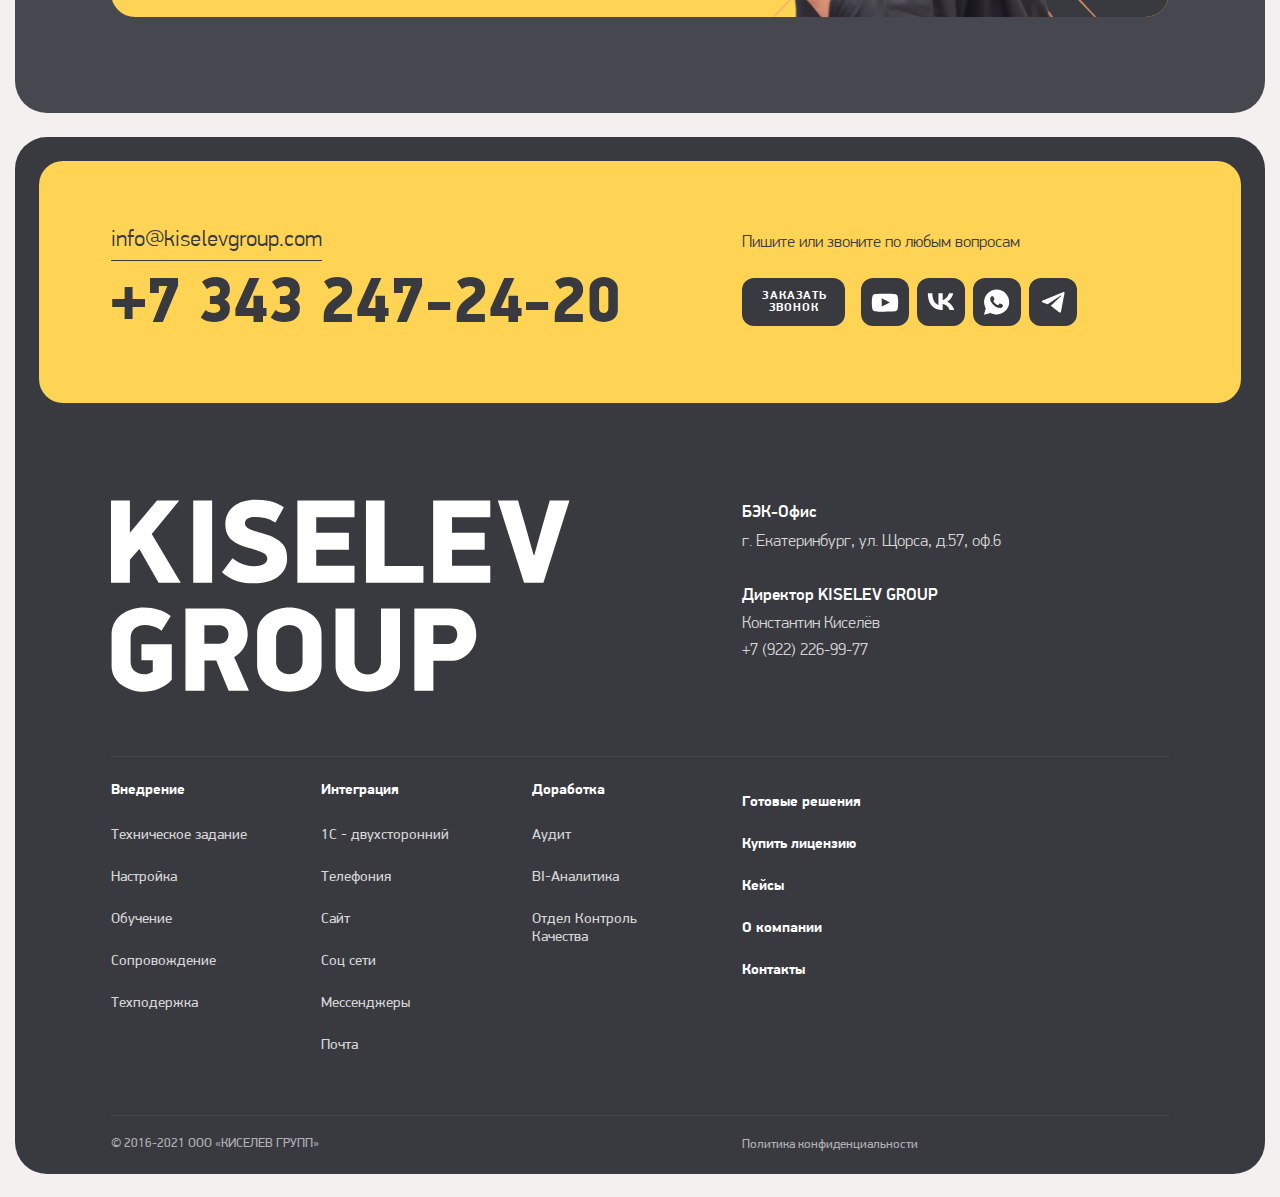
<file: teaching.html>
<!DOCTYPE html>
<html lang="en">
	<head>
		<meta charset="UTF-8" />
		<meta name="viewport" content="width=device-width, initial-scale=1.0" />
		<meta name="theme-color" content="#ffd455" />
		<title>Document</title>
		<link rel="stylesheet" href="https://cdn.jsdelivr.net/npm/swiper@11/swiper-bundle.min.css" />
		<link href="https://cdn.jsdelivr.net/npm/bootstrap@5.3.3/dist/css/bootstrap.min.css" rel="stylesheet" integrity="sha384-QWTKZyjpPEjISv5WaRU9OFeRpok6YctnYmDr5pNlyT2bRjXh0JMhjY6hW+ALEwIH" crossorigin="anonymous">
		<link rel="stylesheet" href="css/style.min.css" />
	</head>
</html>

<body>
	<header class="header">
		<div class="header__top">
			<div class="container">
				<div class="header__top-inner">
					<div class="header__city-select" data-bs-toggle="modal" data-bs-target="#regionalityModal">
						<span class="text">Санкт-Петербург</span>
						<span class="icon"></span>
					</div>
					<ul class="header__contacts-list">
						<li class="header__contacts-item">
							<a href="mailto:info@kiselevgroup.com" class="header__contacts-link">info@kiselevgroup.com</a>
						</li>
						<li class="header__contacts-item">
							<p class="header__work-time">пн-пт с 9:00-18:00 МСК</p>
						</li>
						<li class="header__contacts-item">
							<a href="tel:+7 (800) 246-55-35" class="header__contacts-link">+7 (800) 246-55-35</a>
						</li>
					</ul>
				</div>
			</div>
		</div>
		<nav class="header__navbar navbar">
			<div class="container">
				<!-- container ===> justify-content-between -->
				<div class="header__navbar-inner">
					<div class="header__logo-inner">
						<button
							class="header__hamb navbar-toggler collapsed"
							type="button"
							data-bs-toggle="collapse"
							data-bs-target="#navbarToggleExternalContent"
							aria-controls="navbarToggleExternalContent"
							aria-expanded="false"
							aria-label="Переключатель навигации"
						>
							<span class="header__hamb-icon navbar-toggler-icon"></span>
						</button>
						<a class="header__logo-link navbar-brand" href="/">
							<img src="images/logo.svg" alt="kiselevgroup" class="header__logo-img" />
						</a>
					</div>
					<ul class="header__nav-list nav justify-content-center">
						<li class="header__nav-item nav-item">
							<a class="header__nav-link nav-link" href="#">Услуги</a>
						</li>
						<li class="header__nav-item nav-item">
							<a class="header__nav-link nav-link" href="#">Купить лицензию</a>
						</li>
						<li class="header__nav-item nav-item">
							<a class="header__nav-link nav-link" href="#">Кейсы</a>
						</li>
						<li class="header__nav-item nav-item">
							<a class="header__nav-link nav-link" href="#">О компании</a>
						</li>
						<li class="header__nav-item nav-item">
							<a class="header__nav-link nav-link" href="#">Контакты</a>
						</li>
					</ul>
					<div class="header__callback-inner">
						<button
							type="button"
							class="header__callback"
							type="button"
							data-bs-toggle="collapse"
							data-bs-target="#collapseForm"
							aria-expanded="false"
							aria-controls="collapseForm"
						>
							Заказать звонок
						</button>
						<div class="collapse header__collapse-form-inner" id="collapseForm">
							<form>
								<input
									type="tel"
									class="form-control header__form-control"
									id="exampleInputTel"
									aria-describedby="telHelp"
									placeholder="Введите телефон"
								/>
								<button type="submit" class="btn btn-primary header__form-submit">Заказать звонок</button>
								<div class="form-check header__form-check">
									<input type="checkbox" class="form-check-input header__form-check-input" id="exampleCheck1" checked />
									<label class="form-check-label header__form-check-label" for="exampleCheck1"
										>Нажимая на кнопку вы соглашаетесь с условиями <a href="#"> Политики конфиденциальности </a></label
									>
								</div>
							</form>
						</div>
					</div>
				</div>
				<div class="header__offcanvas collapse" id="navbarToggleExternalContent">
					<div class="header__offcanvas-body offcanvas-body row justify-content-between">
						<div class="col-lg-6 col-md-8 row">
							<div class="col-md-4 dropdown">
								<h3 class="header__offcanvas-list-title">Внедрение</h3>
								<ul class="header__offcanvas-list">
									<li class="header__offcanvas-item">
										<a href="#">Техническое задание </a>
									</li>
									<li class="header__offcanvas-item">
										<a href="#">Настройка</a>
									</li>
									<li class="header__offcanvas-item">
										<a href="#">Обучение</a>
									</li>
									<li class="header__offcanvas-item">
										<a href="#">Сопровождение</a>
									</li>
									<li class="header__offcanvas-item">
										<a href="#">Техподдержка</a>
									</li>
								</ul>
							</div>
							<div class="col-md-4 dropdown">
								<h3 class="header__offcanvas-list-title">Интеграция</h3>
								<ul class="header__offcanvas-list">
									<li class="header__offcanvas-item">
										<a href="#">1С - двухсторонний</a>
									</li>
									<li class="header__offcanvas-item">
										<a href="#">Телефония</a>
									</li>
									<li class="header__offcanvas-item">
										<a href="#">Сайт</a>
									</li>
									<li class="header__offcanvas-item">
										<a href="#">Соц.сети</a>
									</li>
									<li class="header__offcanvas-item">
										<a href="#">Мессенджеры</a>
									</li>
									<li class="header__offcanvas-item">
										<a href="#">Почта</a>
									</li>
								</ul>
							</div>
							<div class="col-md-4 dropdown">
								<h3 class="header__offcanvas-list-title">Доработка</h3>
								<ul class="header__offcanvas-list">
									<li class="header__offcanvas-item">
										<a href="#">Аудит</a>
									</li>
									<li class="header__offcanvas-item">
										<a href="#">BI-Аналитика</a>
									</li>
									<li class="header__offcanvas-item">
										<a href="#">Отдел Контроль Качества</a>
									</li>
								</ul>
							</div>
							<div class="col-lg-6 col-12 dropdown d-block d-md-none">
								<h3 class="header__offcanvas-list-title">Купить лицензию</h3>
								<ul class="header__offcanvas-list">
									<li class="header__offcanvas-item">
										<a href="#">Облако</a>
									</li>
									<li class="header__offcanvas-item">
										<a href="#">Корпоративный портал</a>
									</li>
									<li class="header__offcanvas-item">
										<a href="#">Маркет Плюс</a>
									</li>
									<li class="header__offcanvas-item">
										<a href="#">Энтерпрайз</a>
									</li>
								</ul>
								<ul class="header__offcanvas-list">
									<li class="header__offcanvas-item">
										<a href="#">
											<b>Готовые решения</b>
										</a>
									</li>
									<li class="header__offcanvas-item">
										<a href="#">
											<b>Кейсы</b>
										</a>
									</li>
									<li class="header__offcanvas-item">
										<a href="#">
											<b>О компании</b>
										</a>
									</li>
									<li class="header__offcanvas-item">
										<a href="#">
											<b>Контакты</b>
										</a>
									</li>
								</ul>
							</div>
							<div class="col">
								<a href="mailto:info@kiselevgroup.com" class="header__mail-link">info@kiselevgroup.com</a>
								<a href="tel:+7 343 247-24-20" class="header__phone-link">+7 343 247-24-20</a>
								<ul class="header__offcanvas-social-list">
									<li class="header__offcanvas-social-item">
										<a href="#" class="header__offcanvas-social-link youtube">
											<svg width="22" height="16" viewBox="0 0 22 16" fill="none" xmlns="http://www.w3.org/2000/svg">
												<path
													fill-rule="evenodd"
													clip-rule="evenodd"
													d="M2.26054 15.049C1.86827 14.9329 1.51036 14.7265 1.217 14.447C0.923646 14.1676 0.70345 13.8234 0.574994 13.4434C-0.159032 11.4796 -0.376522 3.27912 1.03716 1.66026C1.50766 1.13364 2.17194 0.809406 2.88582 0.757947C6.67829 0.359867 18.3955 0.412945 19.7412 0.89064C20.1197 1.01051 20.4655 1.21244 20.7527 1.48131C21.0399 1.75018 21.2611 2.079 21.3996 2.44315C22.2016 4.47336 22.2288 11.8511 21.2909 13.8017C21.0421 14.3094 20.6255 14.7207 20.1083 14.9694C18.6946 15.6594 4.13638 15.6461 2.26054 15.049ZM8.28227 11.2009L15.0788 7.75088L8.28227 4.27432V11.2009Z"
													fill="currentColor"
												/>
											</svg>
										</a>
									</li>
									<li class="header__offcanvas-social-item">
										<a href="#" class="header__offcanvas-social-link vk">
											<svg width="22" height="14" viewBox="0 0 22 14" fill="none" xmlns="http://www.w3.org/2000/svg">
												<path
													d="M11.9845 13.9961C4.46791 13.9961 0.180592 8.74084 0.00195312 -0.00390625H3.7671C3.89077 6.41451 6.66654 9.13323 8.86517 9.69379V-0.00390625H12.4105V5.53163C14.5816 5.29339 16.8627 2.77087 17.6322 -0.00390625H21.1775C20.8875 1.43517 20.3095 2.79775 19.4796 3.99859C18.6496 5.19944 17.5857 6.21273 16.3542 6.97507C17.7288 7.67165 18.9429 8.65759 19.9165 9.86784C20.89 11.0781 21.6008 12.4851 22.002 13.9961H18.0994C17.7393 12.6837 17.0073 11.5089 15.9953 10.6189C14.9833 9.72893 13.7363 9.16337 12.4105 8.99309V13.9961H11.9845Z"
													fill="currentColor"
												/>
											</svg>
										</a>
									</li>
									<li class="header__offcanvas-social-item">
										<a href="#" class="header__offcanvas-social-link wa">
											<svg width="21" height="21" viewBox="0 0 21 21" fill="none" xmlns="http://www.w3.org/2000/svg">
												<path
													d="M17.9268 3.05469C15.9512 1.08594 13.3171 -0.0078125 10.5366 -0.0078125C4.75609 -0.0078125 0.0731696 4.65885 0.0731696 10.4193C0.0731696 12.2422 0.585366 14.0651 1.46341 15.5963L0 20.9922L5.56098 19.5338C7.09756 20.3359 8.78048 20.7734 10.5366 20.7734C16.3171 20.7734 21 16.1068 21 10.3464C20.9268 7.64844 19.9024 5.02344 17.9268 3.05469ZM15.5854 14.138C15.3658 14.7213 14.3415 15.3047 13.8293 15.3776C13.3902 15.4505 12.8049 15.4505 12.2195 15.3047C11.8537 15.1588 11.3415 15.013 10.7561 14.7214C8.12195 13.6276 6.43902 11.0026 6.29268 10.7839C6.14634 10.638 5.19512 9.39843 5.19512 8.08593C5.19512 6.77343 5.85366 6.1901 6.07317 5.89843C6.29268 5.60677 6.58536 5.60677 6.80487 5.60677C6.95122 5.60677 7.17073 5.60677 7.31707 5.60677C7.46341 5.60677 7.68292 5.53385 7.90244 6.04427C8.12195 6.55469 8.63414 7.86718 8.70731 7.9401C8.78048 8.08593 8.78048 8.23177 8.70731 8.3776C8.63414 8.52343 8.56097 8.66927 8.41463 8.8151C8.26829 8.96093 8.12195 9.17968 8.04877 9.2526C7.90243 9.39843 7.75609 9.54427 7.90244 9.76302C8.04878 10.0547 8.56097 10.8568 9.36585 11.5859C10.3902 12.4609 11.1951 12.7526 11.4878 12.8984C11.7805 13.0443 11.9268 12.9713 12.0732 12.8255C12.2195 12.6797 12.7317 12.0964 12.878 11.8047C13.0244 11.513 13.2439 11.5859 13.4634 11.6589C13.6829 11.7318 15 12.388 15.2195 12.5339C15.5122 12.6797 15.6585 12.7526 15.7317 12.8255C15.8049 13.0443 15.8049 13.5547 15.5854 14.138Z"
													fill="currentColor"
												/>
											</svg>
										</a>
									</li>
									<li class="header__offcanvas-social-item">
										<a href="#" class="header__offcanvas-social-link tg">
											<svg width="19" height="17" viewBox="0 0 19 17" fill="none" xmlns="http://www.w3.org/2000/svg">
												<path
													d="M19 0.594413L15.9946 16.2845C15.9946 16.2845 15.5741 17.3723 14.4189 16.8506L7.48457 11.3448L7.45242 11.3285C8.38909 10.4576 15.6524 3.69485 15.9698 3.38831C16.4613 2.91355 16.1562 2.63092 15.5856 2.98955L4.85679 10.0452L0.717638 8.60296C0.717638 8.60296 0.0662573 8.36302 0.00359284 7.8413C-0.0598961 7.31872 0.739076 7.03609 0.739076 7.03609L17.6131 0.181135C17.6131 0.181135 19 -0.449883 19 0.594413Z"
													fill="currentColor"
												/>
											</svg>
										</a>
									</li>
								</ul>
							</div>
						</div>
						<div class="col-lg-6 col-md-4 row d-md-flex d-none">
							<div class="col-lg-6 col-12 dropdown">
								<h3 class="header__offcanvas-list-title">Купить лицензию</h3>
								<ul class="header__offcanvas-list">
									<li class="header__offcanvas-item">
										<a href="#">Облако</a>
									</li>
									<li class="header__offcanvas-item">
										<a href="#">Корпоративный портал</a>
									</li>
									<li class="header__offcanvas-item">
										<a href="#">Маркет Плюс</a>
									</li>
									<li class="header__offcanvas-item">
										<a href="#">Энтерпрайз</a>
									</li>
								</ul>
								<ul class="header__offcanvas-list">
									<li class="header__offcanvas-item">
										<a href="#">
											<b>Готовые решения</b>
										</a>
									</li>
									<li class="header__offcanvas-item">
										<a href="#">
											<b>Кейсы</b>
										</a>
									</li>
									<li class="header__offcanvas-item">
										<a href="#">
											<b>О компании</b>
										</a>
									</li>
									<li class="header__offcanvas-item">
										<a href="#">
											<b>Контакты</b>
										</a>
									</li>
								</ul>
							</div>
							<div class="col-6 d-lg-block d-none">
								<div class="header__offcanvas-prev">
									<img class="header__offcanvas-img" src="images/offcanvas-prev-1.png" alt="Акция" />
								</div>
							</div>
						</div>
					</div>
				</div>
			</div>
		</nav>
	</header>
</body>


<main>
	<section class="service-hero">
		<div class="container">
			<div class="service-hero__inner">
				<h1 class="service-hero__title title">Обучение Битрикс24</h1>
				<p class="service-hero__descr">
					Настройка CRM‑системы Битрикс24 <span class="yellow-bg">для любой сферы бизнеса</span>
				</p>
				<div class="adv__card-wrapper row">
					<div class="adv__card col-lg col-md-5">
						<p class="adv__card-text"><b>Золотые партнеры Битрикс24</b> и №1 в УРФО</p>
						<img class="adv__card-img" src="images/hero-adv-1.svg" alt="Кубок" />
					</div>
					<div class="adv__card col-lg col-md-5">
						<p class="adv__card-text"><b>Пожизненная гарантия</b> на наши работы</p>
						<img class="adv__card-img" src="images/hero-adv-2.svg" alt="Штамп" />
					</div>
					<div class="adv__card col-lg col-md-5">
						<p class="adv__card-text"><b>Без переплаты за часы</b> платите за готовое решение</p>
						<img class="adv__card-img" src="images/hero-adv-3.svg" alt="Замок" />
					</div>
				</div>
			</div>
		</div>
	</section>
	<section class="get-cost">
		<div class="container">
			<div class="get-cost__inner teaching-bg">
				<div class="get_cost__form-banner">
					<h2 class="get-cost__title">Рассчитать стоимость Обучения по Битрикс24</h2>
					<div class="get-cost__text">Сколько человек вы планируете подключить к системе?</div>
					<button class="get-cost__show-modal">Рассчитать стоимость</button>
				</div>
				<div class="get-cost__adv-row row">
					<div class="get-cost__text-wrapper col-lg">
						<p class="get-cost__text">
							Мы предлагаем услугу "внедрение CRM" для компаний, которые хотят оптимизировать свою работу с клиентами,
							улучшить <span class="yellow-bg">процессы </span><span class="yellow-bg">продаж</span> и
							<span class="yellow-bg">повысить эффективность работы </span>
							<span class="yellow-bg">всей команды.</span> Наша команда профессионалов поможет вам внедрить систему
							управления взаимоотношениями с клиентами (CRM) с учетом особенностей вашего бизнеса.
						</p>
					</div>
					<div class="get-cost__text-wrapper col-lg">
						<p class="get-cost__text">
							Мы начнем с анализа вашей текущей системы работы с клиентами и определим ваши
							<span class="yellow-bg">потребности и цели.</span>
							<span class="yellow-bg">Затем мы разработаем</span> индивидуальное решение, которое поможет автоматизировать
							процессы взаимодействия с клиентами, улучшить их обслуживание, упростить управление базой данных и повысить
							эффективность работы персонала.
						</p>
					</div>
					<div class="get-cost__text-wrapper col-lg">
						<p class="get-cost__text">
							<span class="yellow-bg">Наши специалисты обучат</span>вашу команду пользоваться новой системой, организуют
							сопровождение и поддержку после внедрения. Мы предоставим вам всю необходимую техническую поддержку и
							гарантируем стабильную работу системы.
						</p>
					</div>
				</div>
			</div>
		</div>
	</section>
	<section class="teaching-problem">
		<div class="container">
			<div class="teaching-problem__inner">
				<h2 class="teaching-problem__title"><span class="orange">Какие проблемы устраняем</span> на&nbsp;обучении сотрудников по Битрикс24</h2>
				<ul class="teaching-problem__list row">
					<li class="teaching-problem__item col-lg-6">
						<div class="teaching-problem__icon icon-size-70 money-icon"></div>
						<div class="teaching-problem__text-wrapper">
							<h3 class="teaching-problem__subtitle">Оптимизация рабочих процессов:</h3>
							<p class="teaching-problem__text">
								обучение сотрудников компании работать с Битрикс24 позволит им улучшить свои навыки и эффективней
								использовать инструменты для управления проектами, задачами и коммуникацией.
							</p>
						</div>
					</li>
					<li class="teaching-problem__item col-lg-6">
						<div class="teaching-problem__icon icon-size-70 audit-icon"></div>
						<div class="teaching-problem__text-wrapper">
							<h3 class="teaching-problem__subtitle">Улучшение управления проектами и задачами</h3>
							<p class="teaching-problem__text">
								обучение пользованию Битрикс24 поможет сотрудникам и руководителям улучшить управление проектами,
								планировать и отслеживать задачи, контролировать исполнение и мониторить результаты.
							</p>
						</div>
					</li>
					<li class="teaching-problem__item col-lg-6">
						<div class="teaching-problem__icon icon-size-70 book-icon"></div>
						<div class="teaching-problem__text-wrapper">
							<h3 class="teaching-problem__subtitle">Улучшение внутренней коммуникации</h3>
							<p class="teaching-problem__text">
								обучение администраторов и руководителей поможет им лучше понять возможности Битрикс24 для управления
								командой, организации рабочих процессов и улучшения внутренней коммуникации.
							</p>
						</div>
					</li>
					<li class="teaching-problem__item col-lg-6">
						<div class="teaching-problem__icon icon-size-70 volume-icon"></div>
						<div class="teaching-problem__text-wrapper">
							<h3 class="teaching-problem__subtitle">Создание единой системы управления</h3>
							<p class="teaching-problem__text">
								обучение сотрудников и администраторов по использованию Битрикс24 позволит создать единую систему
								управления, которая обеспечит более эффективную работу компании и повысит ее конкурентоспособность.
							</p>
						</div>
					</li>
					<li class="teaching-problem__item col-lg-6">
						<div class="teaching-problem__icon icon-size-70 clock-icon"></div>
						<div class="teaching-problem__text-wrapper">
							<h3 class="teaching-problem__subtitle">Увеличение производительности</h3>
							<p class="teaching-problem__text">
								обучение сотрудников и управленцев поможет им использовать Битрикс24 для оптимизации рабочих процессов,
								улучшения работы с задачами и проектами, а также эффективной работы в команде.
							</p>
						</div>
					</li>
				</ul>
			</div>
		</div>
	</section>
	<section class="teaching-variants">
		<div class="container">
			<div class="teaching-variants__inner">
				<h2 class="teaching-variants__title">Варианты обучения</h2>
				<div class="teaching-variants__card row">
					<div class="teaching-variants__title-wrapper col-lg-4 col-md-6">
						<h3 class="teaching-variants__card-title">Для сотрудников</h3>
						<p class="teaching-variants__card-descripti">(базовое обучение)</p>
					</div>
					<ul class="teaching-variants__list col-lg-5 col-md-6">
						<li class="teaching-variants__item">Моя страница и Избранное.</li>
						<li class="teaching-variants__item">Почта и Календарь.</li>
						<li class="teaching-variants__item">Задачи, планирование задач, постановка регулярных задач.</li>
					</ul>
					<div class="teaching-variants__link-wrapper col">
						<a href="#" class="teaching-variants__link">Узнать больше</a>
					</div>
				</div>
				<div class="teaching-variants__card row">
					<div class="teaching-variants__title-wrapper col-lg-4 col-md-6">
						<h3 class="teaching-variants__card-title">Для менеджеров CRM</h3>
						<p class="teaching-variants__card-descripti">(базовое обучение)</p>
					</div>
					<ul class="teaching-variants__list col-lg-5 col-md-6">
						<li class="teaching-variants__item">Моя страница и Избранное.</li>
						<li class="teaching-variants__item">Почта и Календарь.</li>
					</ul>
					<div class="teaching-variants__link-wrapper col">
						<a href="#" class="teaching-variants__link">Узнать больше</a>
					</div>
				</div>
				<div class="teaching-variants__card row">
					<div class="teaching-variants__title-wrapper col-lg-4 col-md-6">
						<h3 class="teaching-variants__card-title">Для руководителей</h3>
					</div>
					<ul class="teaching-variants__list col-lg-5 col-md-6">
						<li class="teaching-variants__item">Моя страница и Избранное.</li>
						<li class="teaching-variants__item">Почта и Календарь.</li>
						<li class="teaching-variants__item">Задачи, планирование задач, постановка регулярных задач.</li>
					</ul>
					<div class="teaching-variants__link-wrapper col">
						<a href="#" class="teaching-variants__link">Узнать больше</a>
					</div>
				</div>
				<div class="teaching-variants__card row">
					<div class="teaching-variants__title-wrapper col-lg-4 col-md-6">
						<h3 class="teaching-variants__card-title">Для администраторов</h3>
					</div>
					<ul class="teaching-variants__list col-lg-5 col-md-6">
						<li class="teaching-variants__item">Моя страница и Избранное.</li>
						<li class="teaching-variants__item">Почта и Календарь.</li>
					</ul>
					<div class="teaching-variants__link-wrapper col">
						<a href="#" class="teaching-variants__link">Узнать больше</a>
					</div>
				</div>
			</div>
		</div>
	</section>
	
	<section class="qa">
		<div class="container">
			<div class="qa-inner">
				<h2 class="qa__title">Вопрос — ответ</h2>
				<div class="row">
					<div class="qa__accordion accordion col-lg-7" id="accordionExample">
						<div class="qa__accordion-item">
							<button
								class="qa__accordion-button accordion-button"
								type="button"
								data-bs-toggle="collapse"
								data-bs-target="#qa_1"
								aria-expanded="true"
								aria-controls="qa_1"
							>
								<span class="qa__accordion-text">Возможно ли увеличение стоимости услуг в процессе работ?</span>
								<span class="qa__accordion-icon"></span>
							</button>
							<div
								id="qa_1"
								class="qa__accordion-collapse accordion-collapse collapse show"
								data-bs-parent="#accordionExample"
							>
								<div class="qa__accordion-body accordion-body">
									Нет, мы заранее оговариваем и списываем минимально необходимое количество часов на задачу – например, 2 часа. Если потребовалось больше – все равно выполняем работу в рамках оговоренной суммы, без каких-либо доплат.
								</div>
							</div>
						</div>
						<div class="qa__accordion-item">
							<button
								class="qa__accordion-button accordion-button collapsed"
								type="button"
								data-bs-toggle="collapse"
								data-bs-target="#qa_2"
								aria-expanded="false"
								aria-controls="qa_2"
							>
								<span class="qa__accordion-text"
									>Зачем еженедельно дорабатывать CRM-систему?</span
								>
								<span class="qa__accordion-icon"></span>
							</button>
							<div
								id="qa_2"
								class="qa__accordion-collapse accordion-collapse collapse"
								data-bs-parent="#accordionExample"
							>
								<div class="qa__accordion-body accordion-body">
									Можно ли ее настроить 1 раз и все? Да, такое возможно. В 50% случаев клиенты получают готовое решение и используют его без доработок. Но сопровождение системы – это не только поддержка, но и развитие, улучшение процессов. Мы всегда пытаемся быстро передать клиенту MVP (минимально работающий продукт), а затем постепенно его улучшать с учетом потребностей бизнеса и отталкиваясь от обратной связи.
								</div>
							</div>
						</div>
						<div class="qa__accordion-item">
							<button
								class="qa__accordion-button accordion-button collapsed"
								type="button"
								data-bs-toggle="collapse"
								data-bs-target="#qa_3"
								aria-expanded="false"
								aria-controls="qa_3"
							>
								<span class="qa__accordion-text">Что произойдет, если вы не уложитесь в сроки? Могут ли они увеличиться?</span>
								<span class="qa__accordion-icon"></span>
							</button>
							<div
								id="qa_3"
								class="qa__accordion-collapse accordion-collapse collapse"
								data-bs-parent="#accordionExample"
							>
								<div class="qa__accordion-body accordion-body">
									Мы всегда соблюдаем сроки, но время выполнения задач зависит (в том числе) и от самого клиента. Если возникают задержки из-за неопределенности с вашей стороны, срок выполнения услуг может быть увеличен.
								</div>
							</div>
						</div>
						<div class="qa__accordion-item">
							<button
								class="qa__accordion-button accordion-button collapsed"
								type="button"
								data-bs-toggle="collapse"
								data-bs-target="#qa_4"
								aria-expanded="false"
								aria-controls="qa_4"
							>
								<span class="qa__accordion-text">Что включает в себя услуга "аудита текущей CRM-системы"?</span>
								<span class="qa__accordion-icon"></span>
							</button>
							<div
								id="qa_4"
								class="qa__accordion-collapse accordion-collapse collapse"
								data-bs-parent="#accordionExample"
							>
								<div class="qa__accordion-body accordion-body">
									Аудит представляет собой анализ вашей текущей системы с участием бизнес-аналитика. Мы выявляем ошибки в системе, предлагаем рекомендации по улучшению CRM и разрабатываем стратегию её развития. В итоге, клиент получает файл с оцифрованными рекомендациями и планом дальнейшего развития системы.
								</div>
							</div>
						</div>
						<div class="qa__accordion-item">
							<button
								class="qa__accordion-button accordion-button collapsed"
								type="button"
								data-bs-toggle="collapse"
								data-bs-target="#qa_5"
								aria-expanded="false"
								aria-controls="qa_5"
							>
								<span class="qa__accordion-text">Чем отличается "аудит" от "технического задания"?</span>
								<span class="qa__accordion-icon"></span>
							</button>
							<div
								id="qa_5"
								class="qa__accordion-collapse accordion-collapse collapse"
								data-bs-parent="#accordionExample"
							>
								<div class="qa__accordion-body accordion-body">
									Аудит проводится, основываясь на текущем состоянии вашей CRM-системы и содержит рекомендации по её улучшению. В техническом же задании мы анализируем процессы вашей компании и описываем их в понятном виде для последующей настройки. Помимо этого, в ТЗ описываются кастомные интеграции и доработки – например, интеграция с 1С, сайтами, приложениями и т. д.
								</div>
							</div>
						</div>
						<div class="qa__accordion-item">
							<button
								class="qa__accordion-button accordion-button collapsed"
								type="button"
								data-bs-toggle="collapse"
								data-bs-target="#qa_6"
								aria-expanded="false"
								aria-controls="qa_6"
							>
								<span class="qa__accordion-text">Какая стоимость и сроки настройки CRM-системы?</span>
								<span class="qa__accordion-icon"></span>
							</button>
							<div
								id="qa_6"
								class="qa__accordion-collapse accordion-collapse collapse"
								data-bs-parent="#accordionExample"
							>
								<div class="qa__accordion-body accordion-body">
									Стоимость настройки определяется нашим аналитиком на основании предварительного аудита и технического задания. После оплаты мы связываем клиента с отделом разработки для проведения всех необходимых настроек и интеграций. Срок настройки составляет до 21 рабочего дня, стоимость – от 120 тыс. руб. в зависимости от объема и сложности работ.
								</div>
							</div>
						</div>
						<div class="qa__accordion-item">
							<button
								class="qa__accordion-button accordion-button collapsed"
								type="button"
								data-bs-toggle="collapse"
								data-bs-target="#qa_7"
								aria-expanded="false"
								aria-controls="qa_7"
							>
								<span class="qa__accordion-text">
									Возможна ли индивидуальная разработка под требования клиента?</span>
								<span class="qa__accordion-icon"></span>
							</button>
							<div
								id="qa_7"
								class="qa__accordion-collapse accordion-collapse collapse"
								data-bs-parent="#accordionExample"
							>
								<div class="qa__accordion-body accordion-body">
									Да, мы занимаемся интеграциями CRM с сайтами, приложениями и другими сервисами клиента. Данная услуга также может включать в себя создание кастомных отчетов и разработку приложений, при этом срок выполнения составляет от 1 до 3 месяцев.
								</div>
							</div>
						</div>
						<div class="qa__accordion-item">
							<button
								class="qa__accordion-button accordion-button collapsed"
								type="button"
								data-bs-toggle="collapse"
								data-bs-target="#qa_8"
								aria-expanded="false"
								aria-controls="qa_8"
							>
								<span class="qa__accordion-text">
									Что включает в себя услуга сопровождения?</span>
								<span class="qa__accordion-icon"></span>
							</button>
							<div
								id="qa_8"
								class="qa__accordion-collapse accordion-collapse collapse"
								data-bs-parent="#accordionExample"
							>
								<div class="qa__accordion-body accordion-body">
									Сопровождение включает еженедельные онлайн встречи с нашим бизнес-аналитиком для анализа вашей CRM и сбора пожеланий/рекомендаций по доработке системы. При этом составляется и согласовывается ТЗ, после чего оно передается техническим специалистам. Также на встречах бизнес-аналитик демонстрирует клиенту результат прошлой встречи.
								</div>
							</div>
						</div>
						<div class="qa__accordion-item">
							<button
								class="qa__accordion-button accordion-button collapsed"
								type="button"
								data-bs-toggle="collapse"
								data-bs-target="#qa_9"
								aria-expanded="false"
								aria-controls="qa_9"
							>
								<span class="qa__accordion-text">
									Что включает в себя техническая поддержка?</span>
								<span class="qa__accordion-icon"></span>
							</button>
							<div
								id="qa_9"
								class="qa__accordion-collapse accordion-collapse collapse"
								data-bs-parent="#accordionExample"
							>
								<div class="qa__accordion-body accordion-body">
									В процессе сотрудничества создается отдельный чат с клиентом, в который он может записывать все запросы и проблемы, которые мы будем оперативно решать. При этом вы можете приобрести отдельные часы или более выгодные пакеты по 10, 20, 40 или 60 часов. Это удобно, ведь неиспользованные часы у нас не "сгорают", а остаются в вашем распоряжении навсегда.
								</div>
							</div>
						</div>
						<div class="qa__accordion-item">
							<button
								class="qa__accordion-button accordion-button collapsed"
								type="button"
								data-bs-toggle="collapse"
								data-bs-target="#qa_10"
								aria-expanded="false"
								aria-controls="qa_10"
							>
								<span class="qa__accordion-text">
									Что включает в себя услуга отдела контроля качества?</span>
								<span class="qa__accordion-icon"></span>
							</button>
							<div
								id="qa_10"
								class="qa__accordion-collapse accordion-collapse collapse"
								data-bs-parent="#accordionExample"
							>
								<div class="qa__accordion-body accordion-body">
									Наш отдел контроля качества обеспечивает постоянный мониторинг работы сотрудников. Мы собираем данные, прослушиваем звонки, анализируем переписки и встречи с клиентами. По результатам предоставляем клиенту детальные отчеты с рекомендациями по улучшению бизнес-процессов для повышения продаж.
								</div>
							</div>
						</div>
						<div class="qa__accordion-item">
							<button
								class="qa__accordion-button accordion-button collapsed"
								type="button"
								data-bs-toggle="collapse"
								data-bs-target="#qa_11"
								aria-expanded="false"
								aria-controls="qa_11"
							>
								<span class="qa__accordion-text">
									Какие гарантии вы предоставляете?</span>
								<span class="qa__accordion-icon"></span>
							</button>
							<div
								id="qa_11"
								class="qa__accordion-collapse accordion-collapse collapse"
								data-bs-parent="#accordionExample"
							>
								<div class="qa__accordion-body accordion-body">
									Мы гарантируем полное соответствие выполненных настроек техническому заданию и корректную работу вашей CRM-системы. Если что-то перестанет работать или появится ошибка – оперативно устраним проблему.
								</div>
							</div>
						</div>
					</div>
					<div class="col-lg-5">
						<div class="qa__form-inner sticky-lg-top qa__form-inner--light">
							<h2 class="qa__form-title">Остались вопросы?</h2>
							<p class="qa__from-text">это бесплатно и ни к чему вас не обязывает!</p>
							<img class='form-prew' src="images/form-prew.png" alt="">
							<form class="form">
								<p class="form__question">Как хотите получить?</p>
								<ul class="form__contact-list">
									<li class="form__contact-item">
										<label class="form__label">
											<input class="form__input" type="radio" name="contactType" value="Звонок" checked />
											<span class="icon">
												<svg width="16" height="16" viewBox="0 0 32 32" fill="currentColor">
													<g id="layer1" transform="translate(-156,-292)">
														<path
															d="m 173.85547,301.89648 a 1,1 0 0 0 -0.92578,0.79297 1,1 0 0 0 0.77343,1.1836 c 1.63286,0.34401 2.66043,1.92184 2.31641,3.55468 a 1,1 0 0 0 0.77344,1.1836 1,1 0 0 0 1.18359,-0.77149 c 0.56686,-2.6905 -1.17081,-5.35698 -3.86133,-5.92382 a 1,1 0 0 0 -0.25976,-0.0195 z"
														></path>
														<path
															d="m 174.62695,297.98633 a 1,1 0 0 0 -0.87109,0.78906 1,1 0 0 0 0.77148,1.18359 c 3.79454,0.79946 6.20571,4.49845 5.40625,8.29297 a 1,1 0 0 0 0.77344,1.18555 1,1 0 0 0 1.18359,-0.77344 c 1.0223,-4.85218 -2.09897,-9.63982 -6.95117,-10.66211 a 1,1 0 0 0 -0.3125,-0.0156 z"
														></path>
														<path
															d="m 175.37305,294.08398 a 0.99999499,0.99999499 0 0 0 -0.79297,0.77735 0.99999499,0.99999499 0 0 0 0.77148,1.18359 c 5.95621,1.2549 9.75098,7.07505 8.4961,13.03125 a 0.99999499,0.99999499 0 0 0 0.77343,1.18555 0.99999499,0.99999499 0 0 0 1.1836,-0.77344 c 1.47772,-7.01386 -3.02716,-13.92266 -10.04102,-15.40039 a 0.99999499,0.99999499 0 0 0 -0.39062,-0.004 z"
														></path>
														<path
															d="m 162.98047,294.01172 c -0.98492,-0.0178 -1.90172,0.43314 -2.45117,1.34375 -3.28962,5.4519 -3.39002,12.29826 -0.18164,17.87305 a 1.0001,1.0001 0 0 0 0.002,0.006 c 3.23676,5.55933 9.22998,8.89168 15.60742,8.77539 1.21528,-0.0221 2.15131,-0.75945 2.57227,-1.83399 l 1.4375,-3.66797 c 0.51477,-1.31399 0.12221,-2.82162 -0.96875,-3.71679 l -2.58008,-2.11524 c -1.32752,-1.08929 -3.35959,-0.72448 -4.22656,0.75781 l -0.9668,1.65039 c -1.64502,-0.85898 -3.11472,-2.085 -4.08984,-3.76562 v -0.002 c -1.01959,-1.76568 -1.33095,-3.74687 -1.19727,-5.6836 l 1.83008,0.11719 c 1.70931,0.1098 3.11184,-1.44331 2.83008,-3.13281 l -0.54688,-3.2793 c -0.2321,-1.39165 -1.3395,-2.48347 -2.73437,-2.69531 l -3.91016,-0.59375 c -0.14259,-0.0217 -0.28508,-0.0346 -0.42578,-0.0371 z m 0.125,2.01367 3.91015,0.5957 c 0.54734,0.0831 0.97144,0.50081 1.0625,1.04688 l 0.54688,3.2793 c 0.0774,0.46424 -0.26078,0.83681 -0.73047,0.80664 l -2.88867,-0.18555 a 1.0001,1.0001 0 0 0 -1.05078,0.83984 c -0.42446,2.65227 0.0322,5.45735 1.44922,7.91016 a 1.0001,1.0001 0 0 0 0,0.002 c 1.35385,2.33418 3.42087,4.07747 5.78711,5.06641 a 1.0001,1.0001 0 0 0 1.24804,-0.41797 l 1.47852,-2.52734 c 0.26508,-0.45323 0.82652,-0.55377 1.23242,-0.22071 l 2.57813,2.11719 c 0.42703,0.3504 0.57649,0.92512 0.375,1.43945 l -1.43555,3.66797 c -0.0693,0.177 -0.61768,0.56212 -0.74609,0.56446 -5.65845,0.10318 -10.97213,-2.85101 -13.84376,-7.78321 -2.84321,-4.94487 -2.75158,-11.00379 0.16407,-15.83594 0.0663,-0.1099 0.67509,-0.39381 0.86328,-0.36523 z"
														></path>
													</g>
												</svg>
											</span>
											<span class="text">Звонок</span>
										</label>
									</li>
									<li class="form__contact-item">
										<label class="form__label">
											<input class="form__input" type="radio" name="contactType" value="WhatsApp" />
											<span class="icon">
												<svg width="16" height="16" viewBox="0 0 25 25" fill="none" xmlns="http://www.w3.org/2000/svg">
													<path
														fill-rule="evenodd"
														clip-rule="evenodd"
														d="M3.50002 12C3.50002 7.30558 7.3056 3.5 12 3.5C16.6944 3.5 20.5 7.30558 20.5 12C20.5 16.6944 16.6944 20.5 12 20.5C10.3278 20.5 8.77127 20.0182 7.45798 19.1861C7.21357 19.0313 6.91408 18.9899 6.63684 19.0726L3.75769 19.9319L4.84173 17.3953C4.96986 17.0955 4.94379 16.7521 4.77187 16.4751C3.9657 15.176 3.50002 13.6439 3.50002 12ZM12 1.5C6.20103 1.5 1.50002 6.20101 1.50002 12C1.50002 13.8381 1.97316 15.5683 2.80465 17.0727L1.08047 21.107C0.928048 21.4637 0.99561 21.8763 1.25382 22.1657C1.51203 22.4552 1.91432 22.5692 2.28599 22.4582L6.78541 21.1155C8.32245 21.9965 10.1037 22.5 12 22.5C17.799 22.5 22.5 17.799 22.5 12C22.5 6.20101 17.799 1.5 12 1.5ZM14.2925 14.1824L12.9783 15.1081C12.3628 14.7575 11.6823 14.2681 10.9997 13.5855C10.2901 12.8759 9.76402 12.1433 9.37612 11.4713L10.2113 10.7624C10.5697 10.4582 10.6678 9.94533 10.447 9.53028L9.38284 7.53028C9.23954 7.26097 8.98116 7.0718 8.68115 7.01654C8.38113 6.96129 8.07231 7.046 7.84247 7.24659L7.52696 7.52195C6.76823 8.18414 6.3195 9.2723 6.69141 10.3741C7.07698 11.5163 7.89983 13.314 9.58552 14.9997C11.3991 16.8133 13.2413 17.5275 14.3186 17.8049C15.1866 18.0283 16.008 17.7288 16.5868 17.2572L17.1783 16.7752C17.4313 16.5691 17.5678 16.2524 17.544 15.9269C17.5201 15.6014 17.3389 15.308 17.0585 15.1409L15.3802 14.1409C15.0412 13.939 14.6152 13.9552 14.2925 14.1824Z"
														fill="currentColor"
													></path>
												</svg>
											</span>
											<span class="text">WhatsApp</span>
										</label>
									</li>
									<li class="form__contact-item">
										<label class="form__label">
											<input class="form__input" type="radio" name="contactType" value="Telegram" />
											<span class="icon">
												<svg width="16" height="16" viewBox="0 0 25 25" fill="none" xmlns="http://www.w3.org/2000/svg">
													<path
														fill-rule="evenodd"
														clip-rule="evenodd"
														d="M23.1117 4.49449C23.4296 2.94472 21.9074 1.65683 20.4317 2.227L2.3425 9.21601C0.694517 9.85273 0.621087 12.1572 2.22518 12.8975L6.1645 14.7157L8.03849 21.2746C8.13583 21.6153 8.40618 21.8791 8.74917 21.968C9.09216 22.0568 9.45658 21.9576 9.70712 21.707L12.5938 18.8203L16.6375 21.8531C17.8113 22.7334 19.5019 22.0922 19.7967 20.6549L23.1117 4.49449ZM3.0633 11.0816L21.1525 4.0926L17.8375 20.2531L13.1 16.6999C12.7019 16.4013 12.1448 16.4409 11.7929 16.7928L10.5565 18.0292L10.928 15.9861L18.2071 8.70703C18.5614 8.35278 18.5988 7.79106 18.2947 7.39293C17.9906 6.99479 17.4389 6.88312 17.0039 7.13168L6.95124 12.876L3.0633 11.0816ZM8.17695 14.4791L8.78333 16.6015L9.01614 15.321C9.05253 15.1209 9.14908 14.9366 9.29291 14.7928L11.5128 12.573L8.17695 14.4791Z"
														fill="currentColor"
													></path>
												</svg>
											</span>
											<span class="text">Telegram</span>
										</label>
									</li>
								</ul>
								<div class="form__input-wrapper">
									<input type="tel" class="form__input" placeholder="Введите ваш телефон" />
								</div>
								<button type="submit" class="form__submit-button">Записаться на встречу</button>
								<div class="form__input-wrapper form__policy-wrapper">
									<label class="form__policy">
										<input type="checkbox" class="form__check form-check-input" checked />
										<p class="form__policy-text">Нажимая на кнопку вы соглашаетесь с условиями <a href="#">Политики конфиденциальности</a></p>
									</label>
								</div>
							</form>
							
						</div>
					</div>
				</div>
			</div>
		</div>
	</section>
	
	<section class="other-service">
		<div class="container">
			<div class="other-service__inner">
				<h2 class="other-service__title">Наши другие услуги</h2>
				<div class="other-service__card-wrapper row">
					<div class="other-service__card col-xl col-lg-5">
						<img src="images/setting/setting.svg" alt="" class="other-service__card-img">
						<div class="other-service__card-body">
							<h3 class="other-service__card-title">Настройка</h3>
							<p class="other-service__card-text">Настройка и адаптация платформы под конкретные потребности и бизнес-процессы компании</p>
						</div>
						<a href='#' class="other-service__card-link">Узнать больше</a>
					</div>
					<div class="other-service__card col-xl col-lg-5">
						<img src="images/setting/teaching.svg" alt="" class="other-service__card-img">
						<div class="other-service__card-body">
							<h3 class="other-service__card-title">Обучение</h3>
							<p class="other-service__card-text">Услуга направленная на обучение сотрудников по работе с функционалом данной платформы. Обучение проводиться как для новых пользователей, но и продвинутых пользователей</p>
						</div>
						<a href='#' class="other-service__card-link">Узнать больше</a>
					</div>
					<div class="other-service__card col-xl col-lg-5">
						<img src="images/setting/integration.svg" alt="" class="other-service__card-img">
						<div class="other-service__card-body">
							<h3 class="other-service__card-title">Интеграция</h3>
							<p class="other-service__card-text">Соединения платформы с другими системами, приложениями или сервисами для обмена данными и автоматизации бизнес-процессов в Битрикс24.</p>
						</div>
						<a href='#' class="other-service__card-link">Узнать больше</a>
					</div>
				</div>
			</div>
		</div>
	</section>
	<section class="about-us">
		<div class="container">
			<div class="about-us__inner row">
				<div class="col-xl-6">
					<div class="about-us__card about-us__card--dark">
						<div class="about-us__card-text-inner">
							<h2 class="about-us__card-title">Опыт в большом количестве направлений</h2>
							<p class="about-us__card-text">
								Благодаря этому мы можем решать задачи по адекватной стоимости и с безупречным качеством
							</p>
							<a href="#" class="about-us__link">Смотреть готовые решения</a>
						</div>
						<div class="about-us__card-prev">
							<img
								class="about-us__card-img"
								class="about-us__card-img"
								src="images/about-us-1.png"
								alt="Опыт в большом количестве направлений"
							/>
						</div>
					</div>
				</div>
				<div class="col-xl-6">
					<div class="about-us__card about-us__card--light">
						<div class="about-us__card-text-inner">
							<h2 class="about-us__card-title">О компании <br />KISELEV GROUP</h2>
							<p class="about-us__card-text">
								Мы внедряем БИТРИКС24, это СRМ система которая занимает первое место среди инструментов для автоматизации
								бизнеса. Битрикс24-это уникальный продукт который подходит практически для всех сфер бизнеса.
							</p>
							<a href="#" class="about-us__link">Узнать больше о нас</a>
						</div>
						<div class="about-us__card-prev px-4">
							<img
								class="about-us__card-img"
								src="images/about-us-2.png"
								alt="Команда KISELEV GROUP"
							/>
						</div>
					</div>
				</div>
				<div class="col-xl-6">
					<div class="about-us__card about-us__card--light">
						<div class="about-us__card-text-inner">
							<h2 class="about-us__card-title">Кейсы <br />в 50 нишах</h2>
							<p class="about-us__descr orange">Мы внедрили более 400 CRM</p>
							<p class="about-us__card-text">Разработали готовые, технологичные решения для различных отраслей бизнеса</p>
							<a href="#" class="about-us__link">Смотреть кейсы</a>
						</div>
						<div class="about-us__card-prev px-4">
							<img
								class="about-us__card-img"
								src="images/about-us-3.png"
								alt="Кейсы"
							/>
						</div>
					</div>
				</div>
				<div class="col-xl-6">
					<div class="about-us__card about-us__card--dark">
						<div class="about-us__card-text-inner">
							<h2 class="about-us__card-title">Входим в ТОП-10 <br />интеграторов по РФ</h2>
							<p class="about-us__descr orange">Специализируемся только на&nbsp;Битрикс24</p>
							<p class="about-us__card-text">
								Точная фокусировка позволяет достичь высочайшей компетенции. Все сотрудники имеют сертификаты экспертов.
							</p>
							<a href="#" class="about-us__link">Смотреть сертификаты</a>
						</div>
						<div class="about-us__card-prev about-us__card-prev--with-text">
							<img class="about-us__card-img" src="images/about-us-cup.svg" alt="Мы золотой партнер Битрикс 24" />
							<h4 class="about-us__card-subtitle">Мы золотой партнер Битрикс 24</h4>
							<p class="about-us__card-text">
								Статус присваивается только тем компаниям, к услугам которых нет нареканий от заказчиков
							</p>
						</div>
					</div>
				</div>
				<div class="big-form__form-inner">
					<h2 class="big-form__form-descr">
						Получайте до 40% больше продаж за счет настройки эффективных каналов маркетинга и улучшения работы сотрудников
					</h2>
					<form class="big-form__form">
						<div class="big-form__input-wrapper">
							<input type="tel" class="form__input" placeholder="Введите ваш телефон" />
						</div>
						<div class="big-form__submit-wrapper">
							<button type="submit" class="form__submit-button">Получить консультацию</button>
							<span class="big-form__submit-text">- это бесплатно</span>
						</div>
					</form>
				</div>
			</div>
		</div>
	</section>
</main>
	
	<div class="modal fade" id="regionalityModal" tabindex="-1" aria-labelledby="regionalityModalLabel" aria-hidden="true" >
	
		<div class="modal-dialog">
	
			<div class="modal-content">
	
				<div class="modal-header">
	
					<button type="button" class="btn-close" data-bs-dismiss="modal" aria-label="Закрыть">
	
						<span class="icon"></span>
	
					</button>
	
					<h2 class="modal-title" id="regionalityModalLabel">Ваш город</h2>
	
				</div>
	
				<div class="modal-body">
	
					<input type="radio" class="btn-check" name="options-base" id="Novosibirsk" autocomplete="off" checked />
	
					<label class="btn" for="Novosibirsk">Новосибирск</label>
	
	
	
					<input type="radio" class="btn-check" name="options-base" id="Rostov" autocomplete="off" />
	
					<label class="btn" for="Rostov">Ростов-на-Дону</label>
	
	
	
					<input type="radio" class="btn-check" name="options-base" id="Kazan" autocomplete="off" />
	
					<label class="btn" for="Kazan">Казань</label>
	
	
	
					<input type="radio" class="btn-check" name="options-base" id="Nizhniy Novgorod" autocomplete="off" />
	
					<label class="btn" for="Nizhniy Novgorod">Нижний Новгород</label>
	
	
	
					<input type="radio" class="btn-check" name="options-base" id="Chelyabinsk" autocomplete="off" />
	
					<label class="btn" for="Chelyabinsk">Челябинск</label>
	
	
	
					<input type="radio" class="btn-check" name="options-base" id="Omsk" autocomplete="off" />
	
					<label class="btn" for="Omsk">Омск</label>
	
	
	
					<input type="radio" class="btn-check" name="options-base" id="Samara" autocomplete="off" />
	
					<label class="btn" for="Samara">Самара</label>
	
	
	
					<input type="radio" class="btn-check" name="options-base" id="Ufa" autocomplete="off" />
	
					<label class="btn" for="Ufa">Уфа</label>
	
	
	
					<input type="radio" class="btn-check" name="options-base" id="Krasnoyarsk" autocomplete="off" />
	
					<label class="btn" for="Krasnoyarsk">Красноярск</label>
	
	
	
					<input type="radio" class="btn-check" name="options-base" id="Perm" autocomplete="off" />
	
					<label class="btn" for="Perm">Пермь</label>
	
	
	
					<input type="radio" class="btn-check" name="options-base" id="Voronezh" autocomplete="off" />
	
					<label class="btn" for="Voronezh">Воронеж</label>
	
	
	
					<input type="radio" class="btn-check" name="options-base" id="Volgograd" autocomplete="off" />
	
					<label class="btn" for="Volgograd">Волгоград</label>
	
	
	
					<input type="radio" class="btn-check" name="options-base" id="Krasnodar" autocomplete="off" />
	
					<label class="btn" for="Krasnodar">Краснодар</label>
	
	
	
					<input type="radio" class="btn-check" name="options-base" id="Saratov" autocomplete="off" />
	
					<label class="btn" for="Saratov">Саратов</label>
	
	
	
					<input type="radio" class="btn-check" name="options-base" id="Tyumen" autocomplete="off" />
	
					<label class="btn" for="Tyumen">Тюмень</label>
	
	
	
					<input type="radio" class="btn-check" name="options-base" id="Tolyatti" autocomplete="off" />
	
					<label class="btn" for="Tolyatti">Тольяти</label>
	
	
	
					<input type="radio" class="btn-check" name="options-base" id="Izhevsk" autocomplete="off" />
	
					<label class="btn" for="Izhevsk">Ижевск</label>
	
	
	
					<input type="radio" class="btn-check" name="options-base" id="Barnaul" autocomplete="off" />
	
					<label class="btn" for="Barnaul">Барнаул</label>
	
	
	
					<input type="radio" class="btn-check" name="options-base" id="Ulyanovsk" autocomplete="off" />
	
					<label class="btn" for="Ulyanovsk">Ульяновск</label>
	
	
	
					<input type="radio" class="btn-check" name="options-base" id="option8" autocomplete="off" />
	
					<label class="btn" for="option8">Ярославль</label>
	
	
	
					<input type="radio" class="btn-check" name="options-base" id="Yaroslavl" autocomplete="off" />
	
					<label class="btn" for="Yaroslavl">Томск</label>
	
	
	
					<input type="radio" class="btn-check" name="options-base" id="Orenburg" autocomplete="off" />
	
					<label class="btn" for="Orenburg">Оренбург</label>
	
	
	
					<input type="radio" class="btn-check" name="options-base" id="Ekaterinburg" autocomplete="off" />
	
					<label class="btn" for="Ekaterinburg">Екатеринбург</label>
	
	
	
					<input type="radio" class="btn-check" name="options-base" id="Saint-Petersburg" autocomplete="off" />
	
					<label class="btn" for="Saint-Petersburg">Санкт-Петербург</label>
	
	
	
					<input type="radio" class="btn-check" name="options-base" id="Moscow" autocomplete="off" />
	
					<label class="btn" for="Moscow">Москва</label>
	
	
	
					<input type="radio" class="btn-check" name="options-base" id="Russia" autocomplete="off" />
	
					<label class="btn" for="Russia">Россия</label>
	
				</div>
	
			</div>
	
		</div>
	
	</div>
	
	
	<footer class="footer">
		<div class="container">
			<div class="footer-inner">
				<div class="footer__contacts">
					<div class="row justify-content-between">
						<div class="col-md-7">
							<a href="mailto:info@kiselevgroup.com" class="footer__mail-link">info@kiselevgroup.com</a>
							<a href="tel:+7 343 247-24-20" class="footer__phone-link">+7 343 247-24-20</a>
						</div>
						<div class="col-md-5">
							<p class="footer__social-text">Пишите или звоните по любым вопросам</p>
							<ul class="footer__social-list">
								<li class="footer__social-item">
									<button class="footer__callback item-color">Заказать звонок</button>
								</li>
								<li class="footer__social-item">
									<a href="#" class="footer__social-link item-color youtube">
										<svg width="28" height="19" viewBox="0 0 28 19" fill="none" xmlns="http://www.w3.org/2000/svg">
											<path fill-rule="evenodd" clip-rule="evenodd" d="M3.51186 18.1479C3.04115 18.0086 2.61165 17.7608 2.25962 17.4255C1.90759 17.0902 1.64336 16.6771 1.48921 16.2212C0.60838 13.8645 0.347393 4.024 2.04381 2.08138C2.60841 1.44943 3.40555 1.06035 4.2622 0.998598C8.81316 0.520903 22.8738 0.584596 24.4887 1.15783C24.9429 1.30167 25.3579 1.54399 25.7025 1.86663C26.0471 2.18927 26.3125 2.58386 26.4787 3.02084C27.4411 5.45709 27.4737 14.3104 26.3482 16.6511C26.0497 17.2604 25.5498 17.7539 24.9291 18.0523C23.2327 18.8803 5.76288 18.8644 3.51186 18.1479ZM10.7379 13.5301L18.8938 9.39012L10.7379 5.21824V13.5301Z" fill="white"/>
											</svg>
									</a>
								</li>
								<li class="footer__social-item">
									<a href="#" class="footer__social-link item-color vk">
										<svg width="28" height="18" viewBox="0 0 28 18" fill="none" xmlns="http://www.w3.org/2000/svg">
											<path d="M15.1817 17.0871C6.16189 17.0871 1.0171 10.7808 0.802734 0.287109H5.32091C5.46932 7.98921 8.80024 11.2517 11.4386 11.9243V0.287109H15.6929V6.92975C18.2983 6.64386 21.0356 3.61684 21.959 0.287109H26.2134C25.8654 2.014 25.1718 3.64909 24.1759 5.09011C23.18 6.53113 21.9032 7.74707 20.4255 8.66188C22.075 9.49777 23.5319 10.6809 24.7001 12.1332C25.8684 13.5855 26.7213 15.2739 27.2027 17.0871H22.5197C22.0875 15.5122 21.2092 14.1025 19.9948 13.0345C18.7804 11.9665 17.2839 11.2878 15.6929 11.0835V17.0871H15.1817Z" fill="white"/>
											</svg>
									</a>
								</li>
								<li class="footer__social-item">
									<a href="#" class="footer__social-link item-color wa">
										<svg width="26" height="26" viewBox="0 0 26 26" fill="none" xmlns="http://www.w3.org/2000/svg">
											<path d="M21.5122 4.15937C19.1415 1.79687 15.9805 0.484375 12.6439 0.484375C5.70731 0.484375 0.0878035 6.08437 0.0878035 12.9969C0.0878035 15.1844 0.702439 17.3719 1.7561 19.2094L0 25.6844L6.67317 23.9344C8.51707 24.8969 10.5366 25.4219 12.6439 25.4219C19.5805 25.4219 25.2 19.8219 25.2 12.9094C25.1122 9.67187 23.8829 6.52187 21.5122 4.15937ZM18.7024 17.4594C18.439 18.1594 17.2097 18.8594 16.5951 18.9469C16.0683 19.0344 15.3658 19.0344 14.6634 18.8594C14.2244 18.6844 13.6097 18.5094 12.9073 18.1594C9.74634 16.8469 7.72683 13.6969 7.55122 13.4344C7.37561 13.2594 6.23415 11.7719 6.23415 10.1969C6.23415 8.62187 7.02439 7.92187 7.2878 7.57187C7.55122 7.22187 7.90243 7.22187 8.16585 7.22187C8.34146 7.22187 8.60487 7.22187 8.78048 7.22187C8.95609 7.22187 9.21951 7.13437 9.48292 7.74687C9.74634 8.35937 10.361 9.93437 10.4488 10.0219C10.5366 10.1969 10.5366 10.3719 10.4488 10.5469C10.361 10.7219 10.2732 10.8969 10.0976 11.0719C9.92194 11.2469 9.74633 11.5094 9.65853 11.5969C9.48292 11.7719 9.30731 11.9469 9.48292 12.2094C9.65853 12.5594 10.2732 13.5219 11.239 14.3969C12.4683 15.4469 13.4341 15.7969 13.7854 15.9719C14.1366 16.1469 14.3122 16.0594 14.4878 15.8844C14.6634 15.7094 15.278 15.0094 15.4537 14.6594C15.6293 14.3094 15.8927 14.3969 16.1561 14.4844C16.4195 14.5719 18 15.3594 18.2634 15.5344C18.6146 15.7094 18.7902 15.7969 18.878 15.8844C18.9658 16.1469 18.9658 16.7594 18.7024 17.4594Z" fill="white"/>
											</svg>
									</a>
								</li>
								<li class="footer__social-item">
									<a href="#" class="footer__social-link item-color tg">
										<svg width="24" height="21" viewBox="0 0 24 21" fill="none" xmlns="http://www.w3.org/2000/svg">
											<path d="M23.6008 0.806655L19.9943 19.6347C19.9943 19.6347 19.4897 20.9401 18.1035 20.3141L9.78227 13.7071L9.74368 13.6876C10.8677 12.6425 19.5837 4.52718 19.9646 4.15933C20.5543 3.58962 20.1882 3.25046 19.5035 3.68082L6.62893 12.1476L1.66195 10.4169C1.66195 10.4169 0.88029 10.129 0.805093 9.50291C0.728906 8.87582 1.68767 8.53666 1.68767 8.53666L21.9365 0.310722C21.9365 0.310722 23.6008 -0.4465 23.6008 0.806655Z" fill="white"/>
											</svg>
									</a>
								</li>
							</ul>
						</div>
					</div>
				</div>
				<div class="footer__center">
					<div class="row ">
						<div class="col-md-7">
							<img class="foter__company-name" src="images/footer-text.svg" alt="kiselevgroup">
						</div>
						<div class="col-md-5">
							<address class="footer__addres">
								<p class="footer__subtitle-info">БЭК-Офис</p>
								<p class="footer__info-text">г. Екатеринбург, ул. Щорса, д.57, оф.6</p>
							</address>
							<div class="footer__director">
								<p class="footer__subtitle-info">Директор KISELEV GROUP</p>
								<p class="footer__info-text">Константин Киселёв</p>
								<a href="tel:+7 922 226-99-77" class="footer__director-phone footer__info-text">+7 (922) 226-99-77</a>
							</div>
						</div>
					</div>
				</div>
				<nav class="footer__nav">
					<div class="row">
						<div class="col-lg-7 col-md-9">
							<div class="row">
								<div class="col-md-4 col-6">
									<h4 class="footer__list-title">
										<a href="#" class="footer__list-title-link">Внедрение</a>
									</h4>
									<ul class="footer__nav-list">
										<li class="footer__nav-item">
											<a href="#" class="footer__nav-link">Техническое задание</a>
											</li>
										<li class="footer__nav-item">
											<a href="#" class="footer__nav-link">Настройка</a>
											</li>
										<li class="footer__nav-item">
											<a href="#" class="footer__nav-link">Обучение</a>
											</li>
										<li class="footer__nav-item">
											<a href="#" class="footer__nav-link">Сопровождение</a>
											</li>
										<li class="footer__nav-item">
											<a href="#" class="footer__nav-link">Техподержка</a>
											</li>
									</ul>
								</div>
								<div class="col-md-4 col-6">
									<h4 class="footer__list-title">
										<a href="#" class="footer__list-title-link">Интеграция</a>
									</h4>
									<ul class="footer__nav-list">
										<li class="footer__nav-item">
											<a href="#" class="footer__nav-link">1С - двухсторонний</a>
										</li>
										<li class="footer__nav-item">
											<a href="#" class="footer__nav-link">Телефония</a>
											</li>
										<li class="footer__nav-item">
											<a href="#" class="footer__nav-link">Сайт</a>
											</li>
										<li class="footer__nav-item">
											<a href="#" class="footer__nav-link">Соц сети</a>
											</li>
										<li class="footer__nav-item">
											<a href="#" class="footer__nav-link">Мессенджеры</a>
											</li>
										<li class="footer__nav-item">
											<a href="#" class="footer__nav-link">Почта</a>
											</li>
									</ul>
								</div>
								<div class="col-lg-3 col-md-4">
									<h4 class="footer__list-title">
										<a href="#" class="footer__list-title-link">Доработка</a>
									</h4>
									<ul class="footer__nav-list">
										<li class="footer__nav-item">
											
										<a href="#" class="footer__nav-link">Аудит</a>
										</li>
										<li class="footer__nav-item">
											
										<a href="#" class="footer__nav-link">BI-Аналитика</a>
										</li>
										<li class="footer__nav-item">
											
										<a href="#" class="footer__nav-link">Отдел Контроль Качества</a>
										</li>
									</ul>
								</div>
							</div>
						</div>
						<div class="col-lg-2 col-md-3">
							<ul class="footer__nav-list">
								<li class="footer__nav-item">
									<a href="#" class="footer__nav-link"><b>Готовые решения</b></a>
									</li>
								<li class="footer__nav-item">
									<a href="#" class="footer__nav-link"><b>Купить лицензию</b></a>
									</li>
								<li class="footer__nav-item">
									<a href="#" class="footer__nav-link"><b>Кейсы</b></a>
									</li>
								<li class="footer__nav-item">
									<a href="#" class="footer__nav-link"><b>О компании</b></a>
									</li>
								<li class="footer__nav-item">
									<a href="#" class="footer__nav-link"><b>Контакты</b></a>
									</li>
							</ul>
						</div>
					</div>
				</nav>
				<div class="footerl__policy">
					<div class="row justify-content-between align-items-center">
						<div class="col-md-5">
						<p class="footer__policy-text">© 2016-2021 ООО «КИСЕЛЕВ ГРУПП»</p>
						</div>
						<div class="col-md-5">
							<a href="#" class="footer__policy-link">Политика конфиденциальности</a>
						</div>
					</div>
				</div>
			</div>
		</div>
	</footer>
	<script src="https://cdn.jsdelivr.net/npm/swiper@11/swiper-bundle.min.js"></script>
	<script src="https://cdn.jsdelivr.net/npm/bootstrap@5.3.3/dist/js/bootstrap.bundle.min.js" integrity="sha384-YvpcrYf0tY3lHB60NNkmXc5s9fDVZLESaAA55NDzOxhy9GkcIdslK1eN7N6jIeHz" crossorigin="anonymous"></script>
	<script src='js/inputmask.js'></script>
	<script src='js/app.js'></script>
	</body>
	</html>
</file>
<file: css/style.min.css>
.orange{color:#ffa469}.yellow-bg{padding:5px;background-color:#fccd82;border-radius:6px}.title{text-align:center;font-size:40px;font-weight:700;line-height:114%}@media(max-width: 767.98px){.title{font-size:26px}}.mb-24{margin-bottom:1.5rem}@media(max-width: 767.98px){.mobile-dark-section{background:#46474f}}@media(max-width: 767.98px){.mobile-light-section{background:#e8e8e8}}.dark-inner{padding:96px;border-radius:32px;background:#46474f}@media(max-width: 1200.98px){.dark-inner{padding:48px}}@media(max-width: 767.98px){.dark-inner{padding:24px 0}}.light-inner{padding:96px;border-radius:32px;background-color:#e8e8e8}@media(max-width: 1200.98px){.light-inner{padding:48px}}@media(max-width: 767.98px){.light-inner{padding:24px 0}}.problem-icon{flex-shrink:0;width:24px;height:24px;background:url("../images/icons/problem-icon.svg") no-repeat}.icon-size-70{flex-shrink:0;width:60px;height:70px;border-radius:9px}.money-icon{background:url("../images/icons/item-1.svg") no-repeat;background-position:center;background-color:#f4f0f0}.audit-icon{background:url("../images/icons/item-2.svg") no-repeat;background-position:center;background-color:#f4f0f0}.book-icon{background:url("../images/icons/item-3.svg") no-repeat;background-position:center;background-color:#f4f0f0}.volume-icon{background:url("../images/icons/item-4.svg") no-repeat;background-position:center;background-color:#f4f0f0}.clock-icon{background:url("../images/icons/item-5.svg") no-repeat;background-position:center;background-color:#f4f0f0}.note{width:24px;height:24px;background:url("../images/icons/note.svg") no-repeat}.setting{width:24px;height:24px;background:url("../images/icons/setting.svg") no-repeat}.ticket{width:24px;height:24px;background:url("../images/icons/ticket.svg") no-repeat}.teacher{width:24px;height:24px;background:url("../images/icons/teacher.svg") no-repeat}.share{width:24px;height:24px;background:url("../images/icons/share.svg") no-repeat}.custom{width:24px;height:24px;background:url("../images/icons/custom.svg") no-repeat}.teacher-dark{width:24px;height:24px;background:url("../images/icons/teacher-dark.svg") no-repeat}.share-dark{width:24px;height:24px;background:url("../images/icons/share-dark.svg") no-repeat}.custom-dark{width:24px;height:24px;background:url("../images/icons/custom-dark.svg") no-repeat}.yellow-btn{font-size:14px;font-weight:500;line-height:100%;letter-spacing:1.12px;color:#644f4c;text-transform:uppercase;text-align:center;border-radius:16px;background-color:#ffd455;transition:.3s ease}.yellow-btn:hover{background-color:#fccd82}.transparent-btn{font-size:12px;font-weight:700;line-height:100%;letter-spacing:.84px;color:#474850;text-align:center;text-transform:uppercase;border-radius:24px;border:1.5px solid #d7d7d7;transition:.3s ease}.transparent-btn:hover{border-color:#ffd455;background-color:#ffd455}@font-face{font-family:"PF DinDisplay Pro";src:url("../fonts/PFDinDisplayPro-Thin.woff") format("woff"),url("../fonts/PFDinDisplayPro-Thin.woff2") format("woff2");font-weight:200}@font-face{font-family:"PF DinDisplay Pro";src:url("../fonts/PFDinDisplayPro-Light.woff") format("woff"),url("../fonts/PFDinDisplayPro-Light.woff2") format("woff2");font-weight:300}@font-face{font-family:"PF DinDisplay Pro";src:url("../fonts/PFDinDisplayPro-Regular.woff") format("woff"),url("../fonts/PFDinDisplayPro-Regular.woff2") format("woff2");font-weight:400}@font-face{font-family:"PF DinDisplay Pro";src:url("../fonts/PFDinDisplayPro-Medium.woff") format("woff"),url("../fonts/PFDinDisplayPro-Medium.woff2") format("woff2");font-weight:500}@font-face{font-family:"PF DinDisplay Pro";src:url("../fonts/PFDinDisplayPro-Bold.woff") format("woff"),url("../fonts/PFDinDisplayPro-Bold.woff2") format("woff2");font-weight:700}@font-face{font-family:"PF DinDisplay Pro";src:url("../fonts/PFDinDisplayPro-Black.woff") format("woff"),url("../fonts/PFDinDisplayPro-Black.woff2") format("woff2");font-weight:900}::-moz-selection{color:#46474e;background:#ad7d3b}::selection{color:#46474e;background:#ad7d3b}*{padding:0;margin:0;border:none}*,*::before,*::after{box-sizing:border-box}a:active,a:focus-visible{outline:none}aside,footer,header,nav{display:block}html,body{font-family:"PF DinDisplay Pro",sans-serif;font-size:16px;color:#46474f;line-height:1.43;ont-feature-settings:"kern" 1,"liga" 0,"clig" 0;-moz-font-feature-settings:"kern" 1,"liga" 0,"clig" 0;-ms-font-feature-settings:"kern" 1,"liga" 0,"clig" 0;-o-font-feature-settings:"kern" 1,"liga" 0,"clig" 0;-webkit-font-feature-settings:"kern" 1,"liga" 0,"clig" 0;-ms-text-size-adjust:100%;-webkit-text-size-adjust:100%;-webkit-font-smoothing:antialiased;-moz-osx-font-smoothing:grayscale;font-kerning:normal;text-rendering:optimizeLegibility;background-color:#f4f0f0}html:has(.header__offcanvas.show),body:has(.header__offcanvas.show){overflow:hidden}button,textarea,input{font-family:inherit}button{padding:0;background-color:rgba(0,0,0,0);font-family:"PF DinDisplay Pro",sans-serif;border:none;cursor:pointer}a{font-size:inherit;font-weight:inherit;line-height:inherit;color:inherit;text-decoration:none}ul{margin-bottom:0;padding-left:0}ul li{list-style:none;margin:0;padding:0}h1 h2 h3 h4 h5 h6{font-size:inherit;margin:0}img{max-width:100%}body{display:flex;flex-direction:column;min-height:100vh}main{flex-grow:1}.container{max-width:1302px;margin:0 auto;padding:0 15px}::-moz-selection{color:#46474e;background:#ad7d3b}::selection{color:#46474e;background:#ad7d3b}*{padding:0;margin:0;border:none}*,*::before,*::after{box-sizing:border-box}a:active,a:focus-visible{outline:none}aside,footer,header,nav{display:block}html,body{font-family:"PF DinDisplay Pro",sans-serif;font-size:16px;color:#46474f;line-height:1.43;ont-feature-settings:"kern" 1,"liga" 0,"clig" 0;-moz-font-feature-settings:"kern" 1,"liga" 0,"clig" 0;-ms-font-feature-settings:"kern" 1,"liga" 0,"clig" 0;-o-font-feature-settings:"kern" 1,"liga" 0,"clig" 0;-webkit-font-feature-settings:"kern" 1,"liga" 0,"clig" 0;-ms-text-size-adjust:100%;-webkit-text-size-adjust:100%;-webkit-font-smoothing:antialiased;-moz-osx-font-smoothing:grayscale;font-kerning:normal;text-rendering:optimizeLegibility;background-color:#f4f0f0}html:has(.header__offcanvas.show),body:has(.header__offcanvas.show){overflow:hidden}button,textarea,input{font-family:inherit}button{padding:0;background-color:rgba(0,0,0,0);font-family:"PF DinDisplay Pro",sans-serif;border:none;cursor:pointer}a{font-size:inherit;font-weight:inherit;line-height:inherit;color:inherit;text-decoration:none}ul{margin-bottom:0;padding-left:0}ul li{list-style:none;margin:0;padding:0}h1 h2 h3 h4 h5 h6{font-size:inherit;margin:0}img{max-width:100%}body{display:flex;flex-direction:column;min-height:100vh}main{flex-grow:1}.container{max-width:1302px;margin:0 auto;padding:0 15px}.header{margin-bottom:24px}.header .header__top-inner{display:flex;align-items:center;justify-content:space-between;padding-right:15px;padding-left:56px}@media(max-width: 1200.98px){.header .header__top-inner{padding-right:0;padding-left:56px}}@media(max-width: 767.98px){.header .header__top-inner{padding-left:0px}}.header .header__city-select{display:flex;align-items:center;gap:6px;padding-top:8px;padding-bottom:8px;font-size:13px;font-weight:400;color:#46474e;cursor:pointer;transition:.3s ease}.header .header__city-select:hover{color:#ffa469}.header .header__city-select .icon{width:6px;height:6px;margin-bottom:2px;border:2px;border:1px solid #ffa469;border-left:none;border-top:none;rotate:45deg}.header .header__contacts-list{display:flex;align-items:center;gap:50px}.header .header__contacts-item{font-size:13px;font-weight:400;letter-spacing:.65px;color:#46474e}@media(max-width: 767.98px){.header .header__contacts-item:not(:last-child){display:none}}.header .header__contacts-link{transition:.3s ease}.header .header__contacts-link:hover{color:#ffa469}.header .header__contacts-link[href^=tel]{font-weight:800;color:#ffa469}.header .header__work-time{margin:0}.header .header__navbar{padding-top:0;padding-bottom:0}@media(max-width: 767.98px){.header .header__navbar{background-color:#393a3f}}.header .header__navbar-inner{flex:1 0 auto;display:flex;justify-content:space-between;padding:8px 8px 8px 20px;border-radius:32px;background:#393a3f}.header .header__logo-inner{position:relative;z-index:1046;display:flex;align-items:center}@media(max-width: 767.98px){.header .header__logo-inner{width:100%;margin-left:0}}.header .header__hamb{position:relative;display:flex;align-items:center;justify-content:center;width:24px;height:24px;margin-right:16px;padding:0;border-radius:6px;background:#e8e8e8;border:none;box-shadow:none}@media(max-width: 767.98px){.header .header__hamb{margin-right:0}}.header .header__hamb::before,.header .header__hamb::after{content:"";position:absolute;width:14px;height:2px;background-color:#46474f;transition:.3s ease}.header .header__hamb::before{top:7px}.header .header__hamb::after{bottom:7px}.header .header__hamb:not(.collapsed){border-radius:50%}.header .header__hamb:not(.collapsed) .header__hamb-icon{translate:50%;opacity:0}.header .header__hamb:not(.collapsed)::before{top:11px;rotate:45deg}.header .header__hamb:not(.collapsed)::after{bottom:11px;rotate:-45deg}.header .header__hamb-icon{width:14px;height:2px;background-color:#46474f;background-image:none;transition:.3s ease}@media(max-width: 767.98px){.header .header__logo-link{margin-left:auto;margin-right:auto}}.header .header__nav-list{gap:20px;padding:0 calc(49px - 1rem);border-radius:24px;background:#f4f0f0}@media(max-width: 1200.98px){.header .header__nav-list{gap:0}}@media(max-width: 991.98px){.header .header__nav-list{display:none}}.header .header__nav-link{font-size:15px;font-weight:500;color:#46474f;transition:.3s ease}.header .header__nav-link:hover{color:#ffa469}.header .header__callback-inner{position:relative}@media(max-width: 767.98px){.header .header__callback-inner{display:none}}.header .header__callback{padding:14px 17.5px;font-size:12px;font-weight:700;line-height:100%;letter-spacing:.6px;text-align:center;text-transform:uppercase;color:#46474f;border-radius:24px;background:#ffd455;transition:.3s ease}.header .header__callback:hover{background-color:#fff}@media(max-width: 1200.98px){.header .header__callback{margin-right:0}}.header .header__collapse-form-inner{position:absolute;top:calc(100% + 16px);right:0px;z-index:1021;width:254px;padding:32px;border-radius:24px;background:#fff;box-shadow:0px 0px 40px 0px rgba(63,63,71,.15)}.header .header__form-control{margin-bottom:16px;height:56px;text-align:center;font-size:19px;font-weight:400;line-height:160%;color:#b9babd;border-radius:12px;border:none;background-color:#f3f0f0;box-shadow:none}.header .header__form-control::placeholder{color:#b9babd}.header .header__form-submit{width:100%;margin-bottom:17px;padding:22px 24px;color:#644f4c;text-align:center;font-size:12px;font-weight:700;line-height:100%;letter-spacing:.84px;text-transform:uppercase;border-radius:12px;background:#ffd455;transition:.3s ease;border:none}.header .header__form-submit:hover{color:#fff;background-color:#46474f}.header .header__form-check{margin-bottom:0}.header .header__form-check-input{width:12px;height:12px;box-shadow:none}.header .header__form-check-input:checked{background-color:#ffa469;border-color:#ffa469}.header .header__form-check-label{font-size:11px;font-weight:400;color:#8f8f92}.header .header__form-check-label a{color:#f4ad7f}.header .header__offcanvas{position:absolute;top:-20px;left:auto;right:auto;width:1272px;min-height:700px;border-radius:32px;background:#fff;box-shadow:0px 5px 40px 0px rgba(63,63,71,.1);opacity:0;transition:.3s ease}@media(max-width: 767.98px){.header .header__offcanvas{left:0;top:55px;width:100vw !important;height:100vh;border-radius:0}}.header .header__offcanvas.showing{opacity:1}.header .header__offcanvas.show:not(.hiding){opacity:1}@media(max-width: 767.98px){.header .offcanvas-backdrop{opacity:0}}.header .header__offcanvas-body{padding:96px}@media(max-width: 991.98px){.header .header__offcanvas-body{padding:96px 48px 24px}}@media(max-width: 767.98px){.header .header__offcanvas-body{display:block;margin-left:0;margin-right:0;padding-top:24px;padding-bottom:24px;padding-left:20px;padding-right:0}}.header .header__offcanvas-list-title{margin-bottom:25px;font-size:15px;color:#393a3f;font-weight:700}@media(max-width: 767.98px){.header .header__offcanvas-list-title{position:relative;margin-bottom:0;padding-top:14px;padding-bottom:14px;border-bottom:1.5px solid #d7d7d7}}@media(max-width: 767.98px){.header .header__offcanvas-list-title::after{content:"";position:absolute;bottom:50%;right:0;width:8px;height:8px;border:2px solid #717278;border-left:none;border-top:none;rotate:45deg}}@media(max-width: 767.98px){.header .header__offcanvas-list{position:static;background-color:#fff;border:none}}@media(max-width: 767.98px){.header .header__offcanvas-list.dropdown-menu .header__offcanvas-item a{border-bottom:none}}.header .header__offcanvas-item{margin-left:-9px;font-size:15px;font-weight:400;line-height:114%;color:#65666e}.header .header__offcanvas-item a{display:block;max-width:144px;padding:10px;border-radius:6px;transition:.3s ease}.header .header__offcanvas-item a:hover{background-color:#ffd455}@media(max-width: 767.98px){.header .header__offcanvas-item a{max-width:100%;margin-left:9px;padding-top:14px;padding-bottom:14px;padding-left:0;padding-right:0;border-bottom:1.5px solid #d7d7d7;border-radius:0}}.header .header__offcanvas-item b{font-weight:700;color:#393a3f}.header .header__mail-link{display:block;width:fit-content;margin-top:39px;margin-bottom:7px;font-size:17px;font-weight:300;line-height:160%;color:#393a3f;transition:.3s ease;border-bottom:1px solid #d7d7d7}.header .header__mail-link:hover{color:#ffa469}@media(max-width: 767.98px){.header .header__mail-link{margin-left:auto;margin-right:auto}}.header .header__phone-link{display:block;margin-bottom:15px;font-size:48px;font-weight:700;color:#393a3f;transition:.3s ease}.header .header__phone-link:hover{color:#ffa469}@media(max-width: 767.98px){.header .header__phone-link{font-size:38px;text-align:center}}.header .header__offcanvas-social-list{display:flex;align-items:center;gap:16px}@media(max-width: 767.98px){.header .header__offcanvas-social-list{justify-content:center}}.header .header__offcanvas-social-link{display:flex;align-items:center;justify-content:center;width:40px;height:40px;background-color:#f4f0f0;border-radius:12px;color:#393a3f}.header .header__offcanvas-social-link path{transition:.3s ease}.header .header__offcanvas-social-link.youtube:hover{color:#e33122}.header .header__offcanvas-social-link.vk:hover{color:#3375f6}.header .header__offcanvas-social-link.wa:hover{color:#62ca6e}.header .header__offcanvas-social-link.tg:hover{color:#3982c0}.adv__card-wrapper{justify-content:center;gap:24px;padding-left:15px;padding-right:15px}.adv__card{display:flex;align-items:center;justify-content:space-between;max-width:344px;padding:16px 30px;border-radius:24px;background:#fff}.adv__card:first-child .adv__card-img{object-fit:cover}.adv__card-text{margin-bottom:0;margin-right:10px;font-size:19px;font-weight:400;line-height:114%}.adv__card-text b{font-weight:700}@media(max-width: 767.98px){.adv__card-text{font-size:16px}}.adv__card-img{flex-shrink:0;width:94px;height:94px;object-fit:contain}.qa{margin-bottom:24px}@media(max-width: 767.98px){.qa{background-color:#e8e8e8}}.qa .qa-inner{padding:96px;border-radius:32px;background:#e8e8e8}@media(max-width: 1200.98px){.qa .qa-inner{padding:48px}}@media(max-width: 767.98px){.qa .qa-inner{padding:24px 0}}.qa .qa__title{margin-bottom:45px;font-size:40px;font-weight:700;line-height:114%;text-align:center}@media(max-width: 1200.98px){.qa .qa__title{font-size:38px;margin-bottom:32px}}@media(max-width: 767.98px){.qa .qa__title{margin-bottom:24px;font-size:28px;text-align:center}}.qa .qa__accordion-item{margin-bottom:8px;background-color:#fff;border-radius:24px}.qa .qa__accordion-button{padding:48px 24px 48px 48px;border-radius:24px;background-color:#f4f0f0;box-shadow:none;transition:.3s ease}@media(max-width: 1200.98px){.qa .qa__accordion-button{padding:32px 24px 32px 32px}}@media(max-width: 767.98px){.qa .qa__accordion-button{padding:24px}}.qa .qa__accordion-button:not(.collapsed){padding-bottom:32px;background-color:#fff;color:#46474f}.qa .qa__accordion-button:not(.collapsed) .qa__accordion-icon{rotate:45deg}.qa .qa__accordion-button::after{display:none}.qa .qa__accordion-button .qa__accordion-text{margin-right:44px;font-size:23px;font-weight:300;line-height:140%}@media(max-width: 767.98px){.qa .qa__accordion-button .qa__accordion-text{margin-right:12px;font-size:18px}}.qa .qa__accordion-button .qa__accordion-icon{position:relative;flex-shrink:0;width:24px;height:24px;margin-left:auto;border:1.5px solid #ffa469;border-radius:50%;transition:.3s ease}.qa .qa__accordion-button .qa__accordion-icon::before,.qa .qa__accordion-button .qa__accordion-icon::after{content:"";position:absolute;top:50%;left:50%;border:1.5px solid #ffa469;transform:translate(-50%, -50%)}.qa .qa__accordion-button .qa__accordion-icon:before{width:14px;height:2px}.qa .qa__accordion-button .qa__accordion-icon:after{width:2px;height:14px}.qa .qa__accordion-collapse{background-color:#fff;border-bottom-left-radius:24px;border-bottom-right-radius:24px}.qa .qa__accordion-body{margin-right:44px;padding:0 48px 48px;font-size:17px;font-weight:300;line-height:24px}@media(max-width: 1200.98px){.qa .qa__accordion-body{padding:0 32px 32px}}@media(max-width: 767.98px){.qa .qa__accordion-body{padding:0 24px 24px;margin-right:12px;font-size:14px}}.qa .qa__form-inner{top:24px;max-width:404px;margin-left:auto;padding:52px 52px 34px;border-radius:24px}@media(max-width: 1200.98px){.qa .qa__form-inner{max-width:100%;padding:26px 26px 17px}}.qa .qa__form-inner--light{background-color:#fff}.qa .qa__form-inner--light .form-prew{display:none}.qa .qa__form-inner--light .form__contact-list{background:#f4f0f0}.qa .qa__form-inner--light .form__label{color:#46474e}.qa .qa__form-inner--light .form__label path{fill:#46474e}.qa .qa__form-inner--light .form__input{background-color:#f4f0f0}.qa .qa__form-inner--light .form__input:focus{background-color:#fff;outline:1.5px solid #ff8536;color:#46474f}.qa .qa__form-inner--dark{background-color:#46474f;color:#f4f0f0}.qa .qa__form-inner--dark .form-prew{display:block}.qa .qa__form-inner--dark .form__contact-list{background:#585961}.qa .qa__form-inner--dark .form__label{color:#fff}.qa .qa__form-inner--dark .form__label path{fill:#8f8f92}.qa .qa__form-inner--dark .form__input{background-color:#585960}.qa .qa__form-inner--dark .form__input:focus{background-color:#46474e;outline:1.5px solid #ff8536;color:#fff}.qa .qa__form-title{margin-bottom:32px;font-size:28px;font-weight:700;line-height:120%;text-align:center}.qa .qa__from-text{margin-bottom:40px;font-size:23px;font-weight:300;text-align:center}.about-us{margin-bottom:24px}@media(max-width: 767.98px){.about-us{background:#46474f}}.about-us .about-us__inner{border-radius:32px;background:#46474f;padding:60px 96px 96px;margin-left:0;margin-right:0}@media(max-width: 1200.98px){.about-us .about-us__inner{padding:12px 48px 48px}}@media(max-width: 767.98px){.about-us .about-us__inner{padding:12px 0 24px}}@media(max-width: 991.98px){.about-us .col-lg-6{padding-left:0;padding-right:0}}.about-us .col-lg-6:nth-child(odd) .about-us__card{margin-right:36px}@media(max-width: 1200.98px){.about-us .col-lg-6:nth-child(odd) .about-us__card{margin-right:18px}}@media(max-width: 991.98px){.about-us .col-lg-6:nth-child(odd) .about-us__card{margin-right:0}}.about-us .col-lg-6:nth-child(even) .about-us__card{margin-left:36px}@media(max-width: 1200.98px){.about-us .col-lg-6:nth-child(even) .about-us__card{margin-left:18px}}@media(max-width: 991.98px){.about-us .col-lg-6:nth-child(even) .about-us__card{margin-left:0}}.about-us .about-us__card{display:flex;flex-direction:column;max-width:504px;height:calc(100% - 36px);margin-top:36px;margin-bottom:36px;padding:24px;border-radius:24px;overflow:hidden}@media(max-width: 1200.98px){.about-us .about-us__card{flex-direction:row;align-items:center;max-width:100%;height:calc(100% - 48px);margin-top:24px;margin-bottom:24px}}@media(max-width: 767.98px){.about-us .about-us__card{flex-direction:column}}.about-us .about-us__card--dark{background:radial-gradient(138.19% 140.92% at 31.51% -18.45%, #68696E 0%, #393A41 100%),linear-gradient(0deg, #5D5E63 0%, #5D5E63 100%),#393a3f}.about-us .about-us__card--dark .about-us__card-title{color:#f5f5f5}.about-us .about-us__card--dark .about-us__card-text{color:#fff}.about-us .about-us__card--dark .about-us__link{border-color:#717279;color:#ff9f5c}.about-us .about-us__card--dark .about-us__link:hover{color:#fff}.about-us .about-us__card--dark .about-us__card-subtitle{color:#fff}.about-us .about-us__card--light{background:#f4f0f0}.about-us .about-us__card--light .about-us__card-title{color:#393a3f}.about-us .about-us__card--light .about-us__card-text{color:#393a3f}.about-us .about-us__card--light .about-us__link{border-color:#d7d7d7;color:#393a3f}.about-us .about-us__card--light .about-us__link:hover{color:#ff9f5c}.about-us .about-us__card:first-child .about-us__card-prev{margin:0 -24px}@media(max-width: 991.98px){.about-us .about-us__card:first-child .about-us__card-prev{margin-left:0}}@media(max-width: 767.98px){.about-us .about-us__card:first-child .about-us__card-prev{margin-left:-24px}}.about-us .about-us__card-text-inner{margin-bottom:auto;padding:42px 48px 52px}@media(max-width: 1200.98px){.about-us .about-us__card-text-inner{flex:1 0 auto;width:50%;margin-right:24px;padding:0}}@media(max-width: 767.98px){.about-us .about-us__card-text-inner{width:100%;margin-bottom:24px;padding:0}}.about-us .about-us__card-title{margin-bottom:22px;font-size:36px;font-weight:700;line-height:120%}@media(max-width: 991.98px){.about-us .about-us__card-title{margin-bottom:16px;font-size:28px}}.about-us .about-us__card-text{margin-bottom:24px;font-size:15px;font-weight:400;line-height:24px}.about-us .about-us__link{display:inline-block;padding:18px;font-size:12px;font-weight:700;line-height:100%;letter-spacing:.84px;text-align:center;text-transform:uppercase;border-radius:12px;border:1.5px solid;transition:.3s ease}.about-us .about-us__card-prev--with-text{padding:42px 49px 40px}@media(max-width: 991.98px){.about-us .about-us__card-prev--with-text{padding-left:0;padding-top:0;padding-bottom:0;padding-right:24px}}@media(max-width: 991.98px){.about-us .about-us__card-prev--with-text{padding:0 24px}}.about-us .about-us__card-prev--with-text .about-us__card-img{display:inline-block;margin-bottom:30px}.about-us .about-us__card-prev--with-text .about-us__card-subtitle{margin-bottom:22px;font-size:32px;font-weight:700;line-height:120%}@media(max-width: 991.98px){.about-us .about-us__card-prev--with-text .about-us__card-subtitle{margin-bottom:16px;font-size:28px}}.about-us .about-us__card-prev--with-text .about-us__card-text{margin-bottom:0}.about-us .about-us__descr{margin-bottom:16px;font-size:28px;font-weight:300;line-height:120%}@media(max-width: 991.98px){.about-us .about-us__descr{font-size:21px}}.presentation{margin-bottom:24px}@media(max-width: 767.98px){.presentation{background:#46474f}}.presentation .presentation__inner{padding:96px;border-radius:32px;background:#46474f;overflow:hidden}@media(max-width: 1200.98px){.presentation .presentation__inner{padding:48px}}@media(max-width: 767.98px){.presentation .presentation__inner{padding:24px 0}}.presentation .presentation__title{max-width:485px;margin-bottom:24px;font-size:40px;font-weight:700;line-height:114%;color:#fff}@media(max-width: 1200.98px){.presentation .presentation__title{font-size:38px}}@media(max-width: 767.98px){.presentation .presentation__title{font-size:28px;text-align:center}}.presentation .presentation__text{margin-bottom:0;font-size:17px;font-weight:300;line-height:140%;color:#fff}@media(max-width: 767.98px){.presentation .presentation__text{margin-bottom:24px;font-size:16px;text-align:center}}.presentation .presentation__navigation-wrapper{display:flex;align-items:center;justify-content:flex-end;gap:12px}@media(max-width: 767.98px){.presentation .presentation__navigation-wrapper{justify-content:flex-start}}.presentation .presentation__btn-prev,.presentation .presentation__btn-next{display:flex;align-items:center;justify-content:center;width:48px;height:48px;background-color:#393a3f;border-radius:12px;transition:.3s ease}.presentation .presentation__btn-prev .icon,.presentation .presentation__btn-next .icon{width:15px;height:15px;border:2px solid #d7d7d7;transition:.3s ease}.presentation .presentation__btn-prev:hover,.presentation .presentation__btn-next:hover{background-color:#ffd66b}.presentation .presentation__btn-prev:hover .icon,.presentation .presentation__btn-next:hover .icon{border-color:#393a3f}.presentation .presentation__btn-prev .icon{border-right:none;border-top:none;rotate:45deg;translate:3px}.presentation .presentation__btn-next .icon{border-left:none;border-bottom:none;rotate:45deg;translate:-3px}.presentation .presentation__swiper{width:calc(100% - (100% - 1272px)/2);margin-top:48px;overflow:hidden}@media(max-width: 767.98px){.presentation .presentation__swiper{margin-top:12px;width:100%}}.presentation .presentation__slide{padding:16px;border-radius:24px;background:#393a3f}.presentation .presentation__slide-prew{position:relative;border-radius:12px;transition:.3s ease;overflow:hidden;cursor:pointer}.presentation .presentation__slide-prew::before{content:"";position:absolute;inset:0;opacity:0;background:#393a3f;transition:.3s ease}.presentation .presentation__slide-prew:after{content:"";position:absolute;left:50%;top:50%;width:152px;height:152px;background:url("../images/play.svg") center/100% no-repeat;opacity:0;transform:translate(-50%, -50%);transition:.3s ease}.presentation .presentation__slide-prew:hover::before{opacity:.6}.presentation .presentation__slide-prew:hover::after{opacity:1}.presentation .presentation__sliede-img{object-fit:cover}.presentation .presentation__slide-info{display:flex;justify-content:space-between;padding:20px 24px 17px}@media(max-width: 767.98px){.presentation .presentation__slide-info{padding:20px 0}}.presentation .presentation__client-team{display:flex;align-items:center;gap:12px;margin-bottom:8px}@media(max-width: 767.98px){.presentation .presentation__client-team{gap:6px}}.presentation .presentation__client-team .icon{flex-shrink:0;width:20px;height:20px;background:url("../images/team.svg") 0 0/100% no-repeat}.presentation .presentation__client-team .count{font-size:13px;font-weight:400;line-height:140%;color:#fff}.presentation .presentation__time{display:flex;align-items:center;gap:12px}@media(max-width: 767.98px){.presentation .presentation__time{gap:6px}}.presentation .presentation__time .icon{flex-shrink:0;width:20px;height:20px;background:url("../images/timer.svg") 0 0/100% no-repeat}.presentation .presentation__time .count{font-size:13px;font-weight:400;line-height:140%;color:#fff}.presentation .presentation__slide-info--right{width:212px}@media(max-width: 767.98px){.presentation .presentation__slide-info--right{width:200px}}.presentation .presentation__client-name{margin-bottom:7px;font-size:17px;font-weight:700;line-height:140%;color:#fff}.presentation .presentation__client-descr{font-size:13px;font-weight:400;line-height:160%;color:#e8e8e8}.other-service{margin-bottom:24px}@media(max-width: 767.98px){.other-service{background:#e8e8e8}}.other-service .other-service__inner{padding:96px;border-radius:32px;background:#e8e8e8}@media(max-width: 1200.98px){.other-service .other-service__inner{padding:48px}}@media(max-width: 767.98px){.other-service .other-service__inner{padding:24px 0}}.other-service .other-service__title{margin-bottom:72px;font-size:48px;font-weight:700;line-height:114%;text-align:center;color:#46474f}@media(max-width: 1200.98px){.other-service .other-service__title{margin-bottom:48px;font-size:38px}}@media(max-width: 767.98px){.other-service .other-service__title{margin-bottom:24px;font-size:28px}}.other-service .other-service__card-wrapper{gap:24px}@media(max-width: 1200.98px){.other-service .other-service__card-wrapper{justify-content:center}}@media(max-width: 767.98px){.other-service .other-service__card-wrapper{margin:0}}.other-service .other-service__card{display:flex;flex-direction:column;align-items:flex-start;padding-bottom:48px;padding-left:48px;padding-right:0;border-radius:24px;background:#fff;overflow:hidden;transition:.3s ease}.other-service .other-service__card:hover{scale:1.03}@media(max-width: 991.98px){.other-service .other-service__card{flex-direction:row;justify-content:space-between;flex-wrap:wrap;padding:28px}}.other-service .other-service__card:first-child{padding-top:28px}@media(max-width: 991.98px){.other-service .other-service__card-img{width:30%}}@media(max-width: 575.99px){.other-service .other-service__card-img{width:70%;margin:0 auto 24px}}.other-service .other-service__card-body{margin-bottom:auto;padding:38px 48px 48px 0}@media(max-width: 991.98px){.other-service .other-service__card-body{width:70%;padding:0 24px}}@media(max-width: 576px){.other-service .other-service__card-body{width:100%;padding:0}}.other-service .other-service__card-title{margin-bottom:32px;font-size:40px;font-weight:200;line-height:114%}@media(max-width: 767.98px){.other-service .other-service__card-title{margin-bottom:24px;font-size:28px}}.other-service .other-service__card-text{font-size:17px;font-weight:300;line-height:160%}@media(max-width: 767.98px){.other-service .other-service__card-text{font-size:16px}}.other-service .other-service__card-link{padding:20px;font-size:12px;font-weight:700;line-height:100%;letter-spacing:.84px;color:#393a3f;text-transform:uppercase;text-align:center;border-radius:12px;border:1.5px solid #d7d7d7;transition:.3s ease}.other-service .other-service__card-link:hover{color:#ff9f5c}@media(max-width: 991.98px){.other-service .other-service__card-link{margin-top:24px}}.step-integration{margin-bottom:24px}@media(max-width: 767.98px){.step-integration{background:#393a3f}}.step-integration .step-integration__inner{padding:96px;border-radius:32px;background:#393a3f}@media(max-width: 1200.98px){.step-integration .step-integration__inner{padding:48px}}@media(max-width: 767.98px){.step-integration .step-integration__inner{padding:24px 0}}.step-integration .step-integration__title{margin-bottom:48px;font-size:48px;font-weight:700;line-height:114%;text-align:center;color:#f4f0f0}@media(max-width: 1200.98px){.step-integration .step-integration__title{margin-bottom:32px;font-size:38px}}@media(max-width: 767.98px){.step-integration .step-integration__title{margin-bottom:24px;font-size:28px}}.step-integration .step-integration__text{max-width:814px;margin:0 auto 72px;font-size:23px;font-weight:300;line-height:140%;color:#f4f0f0;text-align:center}@media(max-width: 767.98px){.step-integration .step-integration__text{margin-bottom:36px;font-size:18px}}.step-integration .step-integration__list{gap:13px;margin:0}.step-integration .step-integration__card{display:flex;align-items:center;gap:32px;margin-left:auto;padding:48px;border-radius:24px;background:#fff}@media(max-width: 991.98px){.step-integration .step-integration__card{padding:24px}}@media(max-width: 767.98px){.step-integration .step-integration__card{flex-direction:column}}.step-integration .step-integration__number{font-size:96px;font-weight:900;line-height:140%;color:#ff8536;border-color:#ff8536;-webkit-text-stroke:1.5px;-webkit-text-fill-color:rgba(0,0,0,0);-webkit-text-stroke:1px #ff8536}@media(max-width: 991.98px){.step-integration .step-integration__number{font-size:78px}}.step-integration .step-integration__text-wrapper{max-width:340px}@media(max-width: 767.98px){.step-integration .step-integration__text-wrapper{text-align:center}}.step-integration .step-integration__subtitle{margin-bottom:24px;font-size:17px;font-weight:700;color:#46474f}.step-integration .step-integration__description{font-size:17px;font-weight:300;line-height:160%;color:#46474f}.form-prew{margin:-37px auto 28px}.form .form__question{margin-bottom:18px;font-size:17px;font-weight:400;text-align:center}.form .form__contact-list{display:flex;align-items:center;justify-content:space-between;margin-bottom:33px;padding:8px;border-radius:16px}@media(max-width: 991.98px){.form .form__contact-list{max-width:300px;margin-left:auto;margin-right:auto}}.form .form__label{display:flex;justify-content:center;align-items:center;gap:6.5px;padding:4px 12px 4px 4px;font-size:12px;font-weight:700;text-align:center;border-radius:12px;cursor:pointer;transition:.3s ease}.form .form__label:has(.form__input:checked){color:#46474e;background-color:#fff}.form .form__label:has(.form__input:checked) path{fill:#ff8536}.form .form__label .form__input[type=radio]{width:0;height:0;visibility:hidden}.form .form__label:hover{color:#ff8536}.form .form__input-wrapper{margin-bottom:24px}@media(max-width: 991.98px){.form .form__input-wrapper{max-width:350px;margin-left:auto;margin-right:auto}}.form .form__input{width:100%;height:72px;font-size:19px;font-weight:400;line-height:160%;text-align:center;color:#b9babd;border-radius:12px;transition:.3s ease}.form .form__input::placeholder{color:#b9babd}.form .form__check-question{max-width:300px;margin-left:auto;margin-right:auto;margin-bottom:24px;font-size:17px;font-weight:300;color:#46474f;text-align:center}@media(max-width: 767.98px){.form .form__check-question{margin-bottom:18px;font-size:14px}}.form .form__check-wrapper{display:flex;align-items:center;gap:8px;max-width:324px;margin:0 auto 36px;padding:8px;background:#fff;border-radius:16px;border:1px solid #e8e8e8}@media(max-width: 767.98px){.form .form__check-wrapper{margin-bottom:24px}}.form .form__calculate-btn{flex:1;padding:15px;font-size:15px;font-weight:500;text-align:center;border-radius:8px;transition:.3s ease;cursor:pointer}@media(max-width: 767.98px){.form .form__calculate-btn{padding:8px 15px}}.form .form__calculate-check:not(:checked)+.form__calculate-btn{background:#fff;color:#46474f}.form .form__calculate-check:not(:checked)+.form__calculate-btn:hover{background:#f4f0f0}.form .form__calculate-check:checked+.form__calculate-btn{color:#fff;background-color:#46474f}.form .form__submit-button{display:block;width:100%;margin-bottom:17px;padding:29px 24px;color:var(--text_02, #644F4C);font-size:14px;font-weight:500;line-height:100%;letter-spacing:1.12px;text-transform:uppercase;text-align:center;border-radius:12px;background:#ffd455;transition:.3s ease}.form .form__submit-button:hover{background-color:#fccd82}@media(max-width: 991.98px){.form .form__submit-button{max-width:350px;margin-left:auto;margin-right:auto}}@media(max-width: 767.98px){.form .form__submit-button{padding:15px 24px}}.form .form__policy-wrapper{margin-bottom:0}.form .form__policy{display:flex;align-items:flex-start;gap:6px}.form .form__check{width:12px;height:12px;box-shadow:none}.form .form__check:checked{background-color:#ffa469;border-color:#ffa469}.form .form__policy-text{max-width:234px;margin-bottom:0;font-size:11px;font-weight:400;color:#8f8f92}.form .form__policy-text a{color:#f4ad7f}.big-form__form-inner{position:relative;width:100%;margin-top:36px;padding:66px 72px;border-radius:24px;background:#ffd455;overflow:hidden}@media(max-width: 1200.98px){.big-form__form-inner{padding:32px 36px}}@media(max-width: 991.98px){.big-form__form-inner{max-width:654px;margin-left:auto;margin-right:auto}}@media(max-width: 767.98px){.big-form__form-inner{max-width:417px;padding:24px 24px 314px}}.big-form__form-inner:after{content:"";position:absolute;right:0;top:0;bottom:0;width:297px;background-color:#393a3f}@media(max-width: 1200.98px){.big-form__form-inner:after{width:243px}}@media(max-width: 991.98px){.big-form__form-inner:after{width:211px;rotate:43deg;transform:translate(118px, 15%)}}@media(max-width: 767.98px){.big-form__form-inner:after{width:200px;rotate:45deg;transform:translate(177px, 28%)}}.big-form__form-inner:before{content:"";position:absolute;z-index:1;right:0;bottom:0;width:548px;height:536px;background:url("../images/about-us-form-bg.png") center center/cover no-repeat}@media(max-width: 1200.98px){.big-form__form-inner:before{width:445px;height:450px}}@media(max-width: 991.98px){.big-form__form-inner:before{width:300px;height:300px}}.big-form__form-inner .big-form__form-descr{max-width:566px;margin-bottom:78px;color:#393a3f;font-size:40px;font-weight:200;line-height:114%}@media(max-width: 991.98px){.big-form__form-inner .big-form__form-descr{max-width:485px;margin-bottom:32px;font-size:32px}}@media(max-width: 767.98px){.big-form__form-inner .big-form__form-descr{margin-bottom:24px;font-size:28px}}.big-form__form-inner .big-form__input-wrapper{margin-bottom:24px;height:72px}@media(max-width: 767.98px){.big-form__form-inner .big-form__input-wrapper{height:53px}}.big-form__form-inner .form__input{max-width:284px;width:100%;height:100%;font-size:20px;font-weight:300;line-height:160%;color:#46474e;text-align:center;background-color:#f3f0f0;border:2px solid #f3f0f0;border-radius:12px;outline:none;transition:.3s ease}.big-form__form-inner .form__input::placeholder{font-size:20px;font-weight:300;line-height:160%;color:#b9babd}.big-form__form-inner .form__input:focus{border-color:#ffa469;background-color:#fff}.big-form__form-inner .big-form__submit-wrapper{display:flex;align-items:center;gap:24px}.big-form__form-inner .form__submit-button{max-width:284px;width:100%;padding:24px;font-size:15px;font-weight:500;line-height:140%;color:#fff;letter-spacing:.6px;text-align:center;text-transform:uppercase;border-radius:12px;background-color:#46474f;transition:.3s ease}.big-form__form-inner .form__submit-button:hover{background-color:#fff;color:#46474f}@media(max-width: 767.98px){.big-form__form-inner .form__submit-button{padding:16px}}.big-form__form-inner .big-form__submit-text{font-size:17px;font-weight:700;line-height:140%}@media(max-width: 991.98px){.big-form__form-inner .big-form__submit-text{display:none}}.footer{margin-bottom:23px}@media(max-width: 767.98px){.footer{margin-bottom:0;background-color:#393a3f}}.footer .footer-inner{padding:24px 24px 18px;border-radius:32px;background-color:#393a3f}@media(max-width: 767.98px){.footer .footer-inner{padding:24px 0}}.footer .footer__contacts{margin-bottom:96px;padding:62px 72px 51px;border-radius:24px;background:#ffd455}@media(max-width: 991.98px){.footer .footer__contacts{margin-bottom:78px;padding:44px 46px 33px}}@media(max-width: 767.98px){.footer .footer__contacts{margin-bottom:32px;padding:24px}}@media(max-width: 767.98px){.footer div:has(.footer__mail-link){display:flex;flex-direction:column;align-items:center}}.footer .footer__mail-link{display:inline-block;font-size:23px;font-weight:300;line-height:160%;color:#393a3f;border-bottom:1px solid #393a3f}@media(max-width: 767.98px){.footer .footer__mail-link{font-size:18px}}.footer .footer__phone-link{display:block;color:#393a3f;font-size:64px;font-weight:900}@media(max-width: 1120px){.footer .footer__phone-link{font-size:54px}}@media(max-width: 991.98px){.footer .footer__phone-link{font-size:42px}}@media(max-width: 991.98px){.footer .footer__phone-link{font-size:32px}}.footer .footer__social-text{margin-top:6px;margin-bottom:22px;color:#393a3f;font-size:17px;font-weight:300;line-height:160%}@media(max-width: 991.98px){.footer .footer__social-text{font-size:14px}}@media(max-width: 767.98px){.footer .footer__social-text{text-align:center}}.footer .footer__social-list{display:flex;align-items:center;gap:8px;margin-bottom:0;padding-left:0}@media(max-width: 991.98px){.footer .footer__social-list{flex-wrap:wrap;justify-content:flex-end}}@media(max-width: 767.98px){.footer .footer__social-list{justify-content:center;gap:8px}}.footer .item-color{border-radius:12px;background-color:#393a3f;transition:.3s ease}.footer .item-color:hover{background-color:#fff;color:#393a3f}.footer .item-color path{transition:.3s ease}.footer .item-color.youtube:hover path{fill:#e33122}.footer .item-color.vk:hover path{fill:#3375f6}.footer .item-color.wa:hover path{fill:#62ca6e}.footer .item-color.tg:hover path{fill:#3982c0}.footer .footer__social-item:first-child{margin-right:8px}.footer .footer__callback{max-width:103px;padding:12px 20px;font-size:12px;font-weight:700;line-height:100%;letter-spacing:.84px;text-align:center;text-transform:uppercase;color:#fff}.footer .footer__social-link{display:flex;align-items:center;justify-content:center;width:48px;height:48px}.footer .footer__center{margin-bottom:64px;padding:0 72px}@media(max-width: 991.98px){.footer .footer__center{margin-bottom:32px;padding-left:0;padding-right:0}}@media(max-width: 767.98px){.footer .foter__company-name{display:inline-block;margin-bottom:35px}}.footer .col-5:has(address){padding-top:35px}@media(max-width: 991.98px){.footer .col-5:has(address){padding-top:0}}.footer .footer__addres{margin-bottom:27px}.footer .footer__subtitle-info{margin-bottom:1px;font-size:17px;font-weight:500;line-height:160%;color:#fff}.footer .footer__info-text{margin-bottom:0;font-size:17px;font-weight:300;line-height:160%;color:#d7d7d7}.footer .footer__nav{margin-left:72px;margin-right:72px;margin-bottom:17px;padding-top:25px;padding-bottom:48px;border:1.5px solid #46474f;border-left:none;border-right:none}@media(max-width: 1120px){.footer .footer__nav{margin-left:0;margin-right:0}}.footer .footer__list-title{margin-bottom:15px;font-size:15px;font-weight:700;color:#fff}@media(max-width: 767.98px){.footer .footer__nav-list{margin-bottom:12px}}.footer .footer__nav-item{margin-left:-9px;font-size:15px;font-weight:400;line-height:normal;color:#d7d7d7}.footer .footer__nav-item b{color:#fff}.footer .footer__nav-link{display:inline-block;max-width:160px;width:100%;padding:12px 9px;border-radius:6px;transition:.3s ease}.footer .footer__nav-link:hover{background:#ffd455;color:#393a3f}.footer .footerl__policy{margin-left:72px;margin-right:72px}@media(max-width: 767.98px){.footer .footerl__policy{margin-left:0;margin-right:0;text-align:center}}.footer .footer__policy-text{margin-bottom:0;font-size:13px;font-weight:400;line-height:160%;color:#b2b2b5}.footer .footer__policy-link{font-size:13px;font-weight:400;line-height:160%;color:#b2b2b5}#regionalityModal.modal{backdrop-filter:blur(5px)}#regionalityModal .modal-dialog{margin-top:8px;max-width:1272px}@media(max-width: 991.98px){#regionalityModal .modal-dialog{margin-left:15px;margin-right:15px}}#regionalityModal .modal-content{padding:24px 56px;border-radius:32px;background:#e8e8e8;box-shadow:0px 5px 40px 0px rgba(63,63,71,.1)}@media(max-width: 991.98px){#regionalityModal .modal-content{padding:24px}}@media(max-width: 767.98px){#regionalityModal .modal-content{padding:12px}}#regionalityModal .modal-header{margin-bottom:34px;padding:0;border:none}@media(max-width: 767.98px){#regionalityModal .modal-header{margin-bottom:16px}}#regionalityModal .btn-close{display:flex;align-items:center;justify-content:center;width:24px;height:24px;margin-left:0;margin-right:20px;padding:0;background-image:none;background-color:#fff;border-radius:50%;box-shadow:none;rotate:45deg}#regionalityModal .btn-close .icon{position:relative;width:14px;height:2px;background-color:#393a3f}#regionalityModal .btn-close .icon::before{content:"";position:absolute;left:0;right:0;height:2px;background-color:inherit;rotate:90deg}#regionalityModal .modal-title{font-size:32px;font-weight:500;line-height:140%}#regionalityModal .modal-body{padding:0 45px 27px}@media(max-width: 991.98px){#regionalityModal .modal-body{padding-left:19px;padding-right:19px}}#regionalityModal .btn-check:checked+.btn{background:#ffcb75;border:none}#regionalityModal .btn{margin-right:6px;margin-right:6px;margin-bottom:6px;padding:12px 24px;font-size:14px;font-weight:500;border-radius:8px;background:#f4f0f0;border:none}@media(max-width: 767.98px){#regionalityModal .btn{padding:6px 12px}}.hero{margin-bottom:24px}@media(max-width: 767.98px){.hero{background-color:#e8e8e8}}.hero .hero__inner{padding:0px 96px;border-radius:32px;background-color:#e8e8e8}@media(max-width: 1200.98px){.hero .hero__inner{padding-left:48px;padding-right:48px}}@media(max-width: 767.98px){.hero .hero__inner{padding-left:0px;padding-right:0px}}.hero .hero__inner--left{padding-top:64px}@media(max-width: 767.98px){.hero .hero__inner--left{padding-top:32px}}.hero .hero__inner--right{padding-top:25px}@media(max-width: 991.98px){.hero .hero__inner--right img{display:block;margin:0 auto;max-height:450px}}.hero .hero__title{margin-bottom:60px;font-size:48px;font-weight:700;line-height:114%}@media(max-width: 1200.98px){.hero .hero__title{margin-bottom:48px;font-size:38px}}@media(max-width: 991.98px){.hero .hero__title{margin-bottom:24px;font-size:28px;text-align:center}}.hero .hero__adv-list{display:flex;gap:10px}@media(max-width: 767.98px){.hero .hero__adv-list{flex-wrap:wrap;gap:16px}}.hero .hero__adv-item{flex:33.33%;display:flex;align-items:center;flex-direction:column;justify-content:flex-start}.hero .hero__adv-prev{height:108px;margin-bottom:20px;object-fit:cover}@media(max-width: 1200.98px){.hero .hero__adv-prev{height:88px}}.hero .hero__adv-text{margin-bottom:0;font-size:15px;font-weight:400;text-align:center}.licenses{margin-bottom:24px}@media(max-width: 767.98px){.licenses{background-color:#e8e8e8}}.licenses .licenses__inner{padding:96px;border-radius:32px;background:#e8e8e8}@media(max-width: 1200.98px){.licenses .licenses__inner{padding:48px}}@media(max-width: 767.98px){.licenses .licenses__inner{padding:24px 0}}.licenses .licenses__title{max-width:427px;margin-left:auto;margin-right:auto;margin-bottom:25px;font-size:40px;font-weight:700;line-height:114%;text-align:center}@media(max-width: 1200.98px){.licenses .licenses__title{font-size:38px}}@media(max-width: 991.98px){.licenses .licenses__title{margin-bottom:24px;font-size:28px;text-align:center}}.licenses .licenses__text{margin-bottom:71px;font-size:23px;font-weight:300;line-height:140%;text-align:center}@media(max-width: 1200.98px){.licenses .licenses__text{margin-bottom:48px}}@media(max-width: 767.98px){.licenses .licenses__text{margin-bottom:32px;font-size:20px}}.licenses .licenses__card{height:100%;padding:16px;border-radius:24px;background:#f4f0f0;border:none}@media(max-width: 991.98px){.licenses .licenses__card{flex-direction:row;height:calc(100% - 24px);margin-bottom:24px}}@media(max-width: 767.98px){.licenses .licenses__card{flex-direction:column}}.licenses .licenses__link-wrapper{display:flex;flex-direction:column;padding:37px 40px;border-radius:12.024px}@media(max-width: 991.98px){.licenses .licenses__link-wrapper{flex:1 0 auto;width:50%;padding:24px}}@media(max-width: 767.98px){.licenses .licenses__link-wrapper{width:100%;padding:12px}}.licenses .licenses__link-wrapper.cloud-bitrix{background:url("../images/main/cloud-bitrix.svg") 90% 50%/45% no-repeat,linear-gradient(0deg, #FFD454 0%, #FFD454 100%),#46474f}@media(max-width: 767.98px){.licenses .licenses__link-wrapper.cloud-bitrix{background-size:30%}}@media(max-width: 568px){.licenses .licenses__link-wrapper.cloud-bitrix{background-size:40%}}.licenses .licenses__link-wrapper.box-bitrix{background:url("../images/main/box-bitrix.svg") 90% 50%/45% no-repeat,linear-gradient(0deg, #FFD454 0%, #FFD454 100%),#46474f}@media(max-width: 767.98px){.licenses .licenses__link-wrapper.box-bitrix{background-size:30%}}@media(max-width: 568px){.licenses .licenses__link-wrapper.box-bitrix{background-size:40%}}.licenses .licenses__card-title{margin-bottom:79px}@media(max-width: 991.98px){.licenses .licenses__card-title{margin-bottom:auto}}@media(max-width: 767.98px){.licenses .licenses__card-title{margin-bottom:79px}}.licenses .licenses__title-link{font-size:24px;font-weight:700;line-height:114%;color:#393a3f}.licenses .licenses__card-button{width:fit-content;padding:18px 32px;font-size:12px;font-weight:700;line-height:100%;text-align:center;letter-spacing:.84px;text-transform:uppercase;border-radius:12px;background-color:#fff;transition:.3s ease}.licenses .licenses__card-button:hover{color:#fff;background-color:#46474f}.licenses .licenses__card-button:not(:last-child){margin-bottom:4px}.licenses .licenses__card-body{padding-left:56px;padding-right:56px}@media(max-width: 991.98px){.licenses .licenses__card-body{padding:0 0 0 24px}}@media(max-width: 767.98px){.licenses .licenses__card-body{padding:12px}}.licenses .licenses__card-subtitle{margin-bottom:26px;font-size:15px;font-weight:700;line-height:114%}.licenses .licenses__list-group-item{display:flex;align-items:flex-start;gap:11px;padding:0;background-color:rgba(0,0,0,0);border:none}.licenses .licenses__list-group-item:not(:last-child){margin-bottom:24px}.licenses .licenses__list-group-item .icon{position:relative;flex-shrink:0;width:13px;height:13px;margin-top:3px;border-radius:50%;border:1px solid #292d32}.licenses .licenses__list-group-item .icon::before{content:"";position:absolute;top:2px;left:3.5px;width:4px;height:5px;border:1px solid #292d32;border-left:none;border-top:none;rotate:45deg}.licenses .licenses__list-group-item .text{font-size:15px;font-weight:400;line-height:120%}.decision{margin-bottom:69px}@media(max-width: 767.98px){.decision{background-color:#e8e8e8}}.decision .decision__inner{position:relative;padding:91px 96px 76px;border-radius:32px;background:#e8e8e8}@media(max-width: 1200.98px){.decision .decision__inner{padding:48px}}@media(max-width: 767.98px){.decision .decision__inner{padding:24px 0px}}.decision .decision__inner::before{content:"";position:absolute;bottom:-44px;right:111px;width:384px;height:377px;background:url("../images/decision-img.svg") 0 0/100% no-repeat}@media(max-width: 1200.98px){.decision .decision__inner::before{right:16px}}@media(max-width: 991.98px){.decision .decision__inner::before{display:none}}.decision .decision__title{max-width:403px;margin-left:auto;margin-right:auto;margin-bottom:23px;font-size:40px;font-weight:700;line-height:114%;text-align:center}@media(max-width: 1200.98px){.decision .decision__title{font-size:38px}}@media(max-width: 991.98px){.decision .decision__title{margin-bottom:24px;font-size:28px;text-align:center}}.decision .decision__text{max-width:498px;margin-left:auto;margin-right:auto;margin-bottom:64px;font-size:23px;font-weight:300;line-height:120%;color:#65666e;text-align:center}@media(max-width: 767.98px){.decision .decision__text{margin-bottom:32px;font-size:18px}}@media(max-width: 991.98px){.decision .decision__card-wrapper{margin-bottom:24px}}.decision .decision__card{display:flex;align-items:flex-start;gap:48px;padding:48px;background-color:#f4f0f0;border-radius:24px;transition:.3s ease}.decision .decision__card:not(:last-child){margin-bottom:24px}@media(max-width: 1200.98px){.decision .decision__card{padding:32px}}@media(max-width: 767.98px){.decision .decision__card{flex-direction:column;align-items:center;gap:24px;padding:16px}}.decision .decision__card-number{font-size:96px;font-weight:900;line-height:140%;color:#ff8536;border-color:#ff8536;-webkit-text-stroke:1.5px;-webkit-text-fill-color:rgba(0,0,0,0);-webkit-text-stroke:1px #ff8536}.decision .decision__card-title{margin-bottom:24px;font-size:17px;font-weight:500}@media(max-width: 767.98px){.decision .decision__card-title{text-align:center}}.decision .decision__card-descr{margin-bottom:0;font-size:17px;font-weight:300;line-height:160%}@media(max-width: 767.98px){.decision .decision__card-descr{text-align:center}}.decision .decision__form-inner{max-width:404px;margin-left:auto;padding:52px 52px 34px;border-radius:24px;background:#fff}@media(max-width: 1200.98px){.decision .decision__form-inner{max-width:100%;padding:26px 26px 17px}}.decision .decision__form-inner .form__contact-list{background:#f4f0f0}.decision .decision__form-inner .form__input{background-color:#f4f0f0}.decision .decision__form-inner .form__input:focus{background-color:#fff;outline:1.5px solid #ff8536;color:#46474f}.decision .decision__form-title{margin-bottom:32px;font-size:28px;font-weight:700;line-height:120%;text-align:center}@media(max-width: 991.98px){.decision .decision__form-title{max-width:350px;margin-left:auto;margin-right:auto;font-size:24px}}.decision .decision__form-description{margin-bottom:21px;font-size:23px;font-weight:300;text-align:center}@media(max-width: 991.98px){.decision .decision__form-description{font-size:18px}}.thanks{margin-bottom:24px}@media(max-width: 767.98px){.thanks{background-color:#46474f}}.thanks .thanks__inner{padding:96px;border-radius:32px;background:#46474f}@media(max-width: 1200.98px){.thanks .thanks__inner{padding:48px}}@media(max-width: 767.98px){.thanks .thanks__inner{padding:24px 0}}.thanks .thanks__title{max-width:447px;margin-left:auto;margin-right:auto;margin-bottom:24px;font-size:40px;font-weight:700;line-height:114%;color:#fff;text-align:center}@media(max-width: 1200.98px){.thanks .thanks__title{font-size:38px}}@media(max-width: 767.98px){.thanks .thanks__title{font-size:28px;text-align:center}}.thanks .thanks__text{max-width:477px;margin-left:auto;margin-right:auto;margin-bottom:69px;font-size:23px;font-weight:200;line-height:140%;color:#fff;text-align:center}@media(max-width: 767.98px){.thanks .thanks__text{margin-bottom:32px;font-size:18px}}.thanks .thanks__card{margin-left:0;margin-right:0;padding:24px;border-radius:32px;background-color:#393a3f}.thanks .thanks__card:not(:last-child){margin-bottom:24px}@media(max-width: 767.98px){.thanks .thanks__card{margin-left:0;margin-right:0}}.thanks .thanks__card-text-inner{padding-top:31px;padding-bottom:58px;padding-left:48px}@media(max-width: 1200.98px){.thanks .thanks__card-text-inner{padding-bottom:0;padding-left:24px}}@media(max-width: 991.98px){.thanks .thanks__card-text-inner{display:flex;align-items:center;justify-content:space-between;gap:15px;padding-top:0}}@media(max-width: 767.98px){.thanks .thanks__card-text-inner{margin-bottom:24px;padding:0}}.thanks .thanks__card-number{font-size:104px;font-weight:900;line-height:140%;color:#ff8536;border-color:#ff8536;-webkit-text-stroke:1.5px;-webkit-text-fill-color:rgba(0,0,0,0);-webkit-text-stroke:1px #ff8536}@media(max-width: 1200.98px){.thanks .thanks__card-number{font-size:96px}}@media(max-width: 767.98px){.thanks .thanks__card-number{font-size:78px}}.thanks .thanks__card-text{max-width:261px;font-size:20px;font-weight:300;color:#f4f0f0}@media(max-width: 1200.98px){.thanks .thanks__card-text{font-size:18px}}@media(max-width: 991.98px){.thanks .thanks__card-text{max-width:350px}}@media(max-width: 767.98px){.thanks .thanks__card-text{font-size:16px}}.thanks .thanks__card-prew{padding-right:0;overflow:hidden;border-radius:24px}@media(max-width: 991.98px){.thanks .thanks__card-prew{padding:0}}.service-hero{padding-top:72px;margin-bottom:68px}@media(max-width: 767.98px){.service-hero{padding-top:36px;margin-bottom:24px}}.service-hero .service-hero__title{margin-bottom:48px}@media(max-width: 767.98px){.service-hero .service-hero__title{margin-bottom:24px}}.service-hero .service-hero__descr{margin-bottom:72px;font-size:23px;font-weight:300;line-height:140%;text-align:center;color:#46474f}@media(max-width: 767.98px){.service-hero .service-hero__descr{margin-bottom:36px;font-size:18px}}.setting-calculate{margin-bottom:24px}@media(max-width: 767.98px){.setting-calculate{background:#46474f}}.setting-calculate .calculate__inner{padding:96px;border-radius:32px;background:#46474f}@media(max-width: 1200.98px){.setting-calculate .calculate__inner{padding:48px}}@media(max-width: 767.98px){.setting-calculate .calculate__inner{padding:24px 0}}.setting-calculate .calculate__form-row{position:relative}@media(max-width: 991.98px){.setting-calculate .calculate__form-row{display:flex;flex-direction:column}}.setting-calculate .calculate__form-row img{position:absolute;z-index:0;left:22px;top:0}@media(max-width: 1200.98px){.setting-calculate .calculate__form-row img{top:50%;width:48vw;transform:translateY(-50%)}}@media(max-width: 991.98px){.setting-calculate .calculate__form-row img{position:static;width:50vw;margin:0 auto;transform:translateY(0)}}.setting-calculate .calculate__form-wrapper{position:relative;z-index:1;max-width:436px;margin-left:auto;padding:52px 24px;border-radius:24px;background:#f4f0f0}@media(max-width: 991.98px){.setting-calculate .calculate__form-wrapper{max-width:768px;width:100%;margin-left:auto;margin-right:auto;padding-top:26px;padding-bottom:26px}}.setting-calculate .calculate__form-title{margin-left:auto;margin-right:auto;margin-bottom:56px;font-size:28px;font-weight:700;line-height:120%;color:#46474f;text-align:center}@media(max-width: 991.98px){.setting-calculate .calculate__form-title{max-width:350px;margin-bottom:28px}}@media(max-width: 767.98px){.setting-calculate .calculate__form-title{font-size:18px}}.setting-calculate .calculate__text-row{margin-top:68px}@media(max-width: 767.98px){.setting-calculate .calculate__text-row{margin-top:34px}}.setting-calculate .calculate__text-wrapper{padding-left:0px;padding-right:0px}.setting-calculate .calculate__text-wrapper:not(:last-child) .calculate__text{border-right:1.5px solid #54555d}@media(max-width: 991.98px){.setting-calculate .calculate__text-wrapper:not(:last-child) .calculate__text{border:none}}@media(max-width: 991.98px){.setting-calculate .calculate__text-wrapper:nth-child(even) .calculate__text{margin-left:auto}}.setting-calculate .calculate__text{max-width:391px;margin-bottom:0;padding-top:18px;padding-left:47px;padding-right:38px;font-size:17px;font-weight:300;line-height:160%;color:#f4f0f0}@media(max-width: 1200.98px){.setting-calculate .calculate__text{padding-left:24px;padding-right:24px}}@media(max-width: 991.98px){.setting-calculate .calculate__text{max-width:434px}}.setting-calculate .calculate__text .yellow-bg{padding:3px;color:#46474f}.setting-situation{margin-bottom:24px}@media(max-width: 767.98px){.setting-situation{background-color:#e8e8e8}}.setting-situation .situation__inner{padding:96px;border-radius:32px;background-color:#e8e8e8}@media(max-width: 1200.98px){.setting-situation .situation__inner{padding:48px}}@media(max-width: 767.98px){.setting-situation .situation__inner{padding:24px 0}}.setting-situation .situation__problem{margin-bottom:72px;padding:96px 96px 40px;border-radius:24px;background:linear-gradient(0deg, #46474F 0%, #46474F 100%),#46474f}@media(max-width: 1200.98px){.setting-situation .situation__problem{padding:48px 48px 0}}@media(max-width: 991.98px){.setting-situation .situation__problem{padding:48px 24px 0}}@media(max-width: 767.98px){.setting-situation .situation__problem{margin:36px 0;padding:24px 12px 0}}.setting-situation .situation__problem-title{margin-bottom:69px;color:#fff;font-size:32px;font-weight:700;line-height:114%;text-align:center}@media(max-width: 767.98px){.setting-situation .situation__problem-title{margin-bottom:34px;font-size:26px}}.setting-situation .situation__problem-item{display:flex;align-items:flex-start;gap:24px;margin-bottom:56px;font-size:23px;font-weight:700;line-height:114%;color:#fff}@media(max-width: 991.98px){.setting-situation .situation__problem-item{font-size:18px;gap:12px}}@media(max-width: 767.98px){.setting-situation .situation__problem-item{margin-bottom:28px;font-size:16px}}.setting-situation .situation__subtitle{max-width:479px;margin-left:auto;margin-right:auto;margin-bottom:54px;margin-bottom:54px;font-size:32px;font-weight:700;line-height:114%;text-align:center}@media(max-width: 767.98px){.setting-situation .situation__subtitle{margin-bottom:27px;font-size:28px}}.setting-situation .situation__accordion-closed-wrapper{padding:0}.setting-situation .situation__accordion-btn{position:relative;display:block;width:24px;height:24px;margin-left:auto;border:2px solid #ffa469;border-radius:50%}.setting-situation .situation__accordion-btn::before,.setting-situation .situation__accordion-btn::after{content:"";position:absolute;left:50%;width:2px;height:12px;background-color:#ffa469;transform:translate(-50%, -50%)}.setting-situation .situation__accordion-btn::before{transform:translate(-50%, -50%) rotate(90deg)}.setting-situation .situation__accordion-item{gap:8px 24px;margin-bottom:8px;padding:18px;border-radius:24px;background:#fff;cursor:pointer;transition:.3s ease}@media(max-width: 767.98px){.setting-situation .situation__accordion-item{margin:0 8px 8px}}.setting-situation .situation__accordion-item:not(.active){background:#f4f0f0}.setting-situation .situation__accordion-item:not(.active) .situation__accordion-link{display:none}.setting-situation .situation__accordion-item:not(.active) .situation__accordion-right{display:none}.setting-situation .situation__accordion-left{display:flex;flex-direction:column;padding-left:30px;padding-bottom:30px}@media(max-width: 991.98px){.setting-situation .situation__accordion-left{flex-direction:row;justify-content:space-between;align-items:center;padding-left:12px;padding-left:12px;padding-bottom:24px}}.setting-situation .situation__accordion-title{margin-bottom:auto;font-size:23px;font-weight:700;line-height:140%}@media(max-width: 991.98px){.setting-situation .situation__accordion-title{margin-bottom:0}}.setting-situation .situation__accordion-link{width:fit-content;padding:20px;font-size:12px;font-weight:700;line-height:100%;letter-spacing:.84px;text-align:center;text-transform:uppercase;color:#393a3f;border-radius:12px;border:1.5px solid #d7d7d7}@media(max-width: 767.98px){.setting-situation .situation__accordion-link{padding:15px}}.setting-situation .situation__accordion-right{padding-right:30px;padding-bottom:30px;font-size:15px;font-weight:400;line-height:160%}@media(max-width: 991.98px){.setting-situation .situation__accordion-right{padding-right:0;padding-bottom:0}}.setting-situation .situation__accordion-text{max-width:320px;margin-right:auto;margin-bottom:0}@media(max-width: 767.98px){.setting-situation .situation__accordion-text{max-width:100%}}.setting-situation .situation__accordion-text:not(:last-child){margin-bottom:24px}.setting-get{margin-bottom:24px}@media(max-width: 767.98px){.setting-get{background:#e8e8e8}}.setting-get .get__inner{padding:96px;border-radius:32px;background:#e8e8e8}@media(max-width: 1200.98px){.setting-get .get__inner{padding:48px}}@media(max-width: 767.98px){.setting-get .get__inner{padding:48px 0}}.setting-get .get__title{max-width:637px;margin-left:auto;margin-right:auto;margin-bottom:56px;font-size:40px;font-weight:700;line-height:114%;text-align:center}@media(max-width: 767.98px){.setting-get .get__title{margin-bottom:24px;font-size:28px}}.setting-get .get__item-row{position:relative;justify-content:space-between;margin-left:0;margin-right:0;margin-bottom:24px;padding:96px 96px 40px;border-radius:32px;background:#fff}@media(max-width: 1200.98px){.setting-get .get__item-row{padding:48px 48px 0}}@media(max-width: 991.98px){.setting-get .get__item-row{padding:24px 24px 0}}@media(max-width: 767.98px){.setting-get .get__item-row{padding:24px 12px 0}}.setting-get .get__item-row::before{content:"";position:absolute;right:6%;bottom:-17px;width:396px;height:250px;background:url("../images/setting/get-bg.svg") no-repeat;background-size:contain;transform:translateX(-6%)}@media(max-width: 991.98px){.setting-get .get__item-row::before{display:none}}.setting-get .get__item{display:flex;gap:32px;margin-bottom:56px}@media(max-width: 991.98px){.setting-get .get__item{margin-bottom:28px}}@media(max-width: 767.98px){.setting-get .get__item{gap:16px}}.setting-get .get__item-text{max-width:316px}@media(max-width: 991.98px){.setting-get .get__item-text{max-width:100%}}.setting-get .get__subtitle{margin-bottom:20px;font-size:19px;font-weight:500;line-height:114%}@media(max-width: 767.98px){.setting-get .get__subtitle{margin-bottom:10px}}.setting-get .get__text{font-size:15px;font-weight:400;line-height:160%}.get-cost{margin-bottom:24px}@media(max-width: 767.98px){.get-cost{background-color:#393a3f}}.get-cost .get-cost__inner{padding:96px;border-radius:32px}.get-cost .get-cost__inner.teaching-bg{background:url("../images/setting/teaching-bg.svg") no-repeat;background-position:96px 96px;background-color:#393a3f}@media(max-width: 1200.98px){.get-cost .get-cost__inner.teaching-bg{background-position:10% 14%;background-size:50%}}@media(max-width: 767.98px){.get-cost .get-cost__inner.teaching-bg{background-image:none}}.get-cost .get-cost__inner.integration-bg{background:url("../images/integration-bg.svg") no-repeat;background-position:126px 53px;background-color:#393a3f}@media(max-width: 1200.98px){.get-cost .get-cost__inner.integration-bg{background-position:10% 9%;background-size:45%}}@media(max-width: 767.98px){.get-cost .get-cost__inner.integration-bg{background-image:none}}@media(max-width: 1200.98px){.get-cost .get-cost__inner{padding:48px}}@media(max-width: 767.98px){.get-cost .get-cost__inner{padding:24px 0}}.get-cost .get_cost__form-banner{max-width:436px;margin-left:auto;margin-bottom:67px;padding:72px 56px 56px;border-radius:24px;background:radial-gradient(138.19% 140.92% at 31.51% -18.45%, #68696E 0%, #393A41 100%),#f4f0f0}@media(max-width: 991.98px){.get-cost .get_cost__form-banner{max-width:373px;padding:36px 28px 28px;margin-bottom:34px}}@media(max-width: 767.98px){.get-cost .get_cost__form-banner{margin-left:auto;margin-right:auto}}.get-cost .get-cost__title{max-width:308px;margin:0 auto 32px;font-size:23px;font-weight:700;line-height:120%;color:#f4f0f0;text-align:center}.get-cost .get-cost__text{margin-bottom:85px;font-size:17px;font-weight:300;color:#f4f0f0;text-align:center}@media(max-width: 991.98px){.get-cost .get-cost__text{max-width:350px}}.get-cost .get-cost__show-modal{width:100%;padding:31px 24px;font-size:14px;font-weight:500;line-height:100%;letter-spacing:1.12px;text-transform:uppercase;text-align:center;color:#644f4c;border-radius:16px;background:#ffd455;transition:.3s ease}.get-cost .get-cost__show-modal:hover{background-color:#fccd82}@media(max-width: 991.98px){.get-cost .get-cost__show-modal{padding:20px}}.get-cost .get-cost__adv-row{margin:0}.get-cost .get-cost__text-wrapper{margin:0;padding:0}.get-cost .get-cost__text-wrapper:not(:last-child){border-right:1.5px solid #54555c}@media(max-width: 991.98px){.get-cost .get-cost__text-wrapper:not(:last-child){border:none;margin-bottom:24px}}.get-cost .get-cost__text-wrapper:not(:last-child) .get-cost__text{padding-right:40px}@media(max-width: 991.98px){.get-cost .get-cost__text-wrapper:not(:last-child) .get-cost__text{padding:0}}.get-cost .get-cost__text-wrapper:not(:first-child) .get-cost__text{padding-left:36px}@media(max-width: 991.98px){.get-cost .get-cost__text-wrapper:not(:first-child) .get-cost__text{padding:0}}.get-cost .get-cost__text-wrapper:nth-child(even) .get-cost__text{margin-left:auto}.get-cost .get-cost__text-wrapper .get-cost__text{margin-bottom:0;text-align:start}.get-cost .get-cost__text-wrapper .yellow-bg{color:#46474e}.teaching-problem{margin-bottom:24px}@media(max-width: 767.98px){.teaching-problem{background:#e8e8e8}}.teaching-problem .teaching-problem__inner{padding:96px;border-radius:32px;background:#e8e8e8}@media(max-width: 1200.98px){.teaching-problem .teaching-problem__inner{padding:48px}}@media(max-width: 767.98px){.teaching-problem .teaching-problem__inner{padding:48px 0}}.teaching-problem .teaching-problem__title{margin:0 auto 56px;max-width:703px;font-size:40px;font-weight:700;line-height:114%;text-align:center}@media(max-width: 767.98px){.teaching-problem .teaching-problem__title{margin-bottom:24px;font-size:28px}}.teaching-problem .teaching-problem__list{margin-left:0;margin-right:0;padding:92px 96px 40px;border-radius:32px;background:url("../images/setting/teaching-list-bg.svg") no-repeat;background-position:90% 100%;background-color:#fff}@media(max-width: 1200.98px){.teaching-problem .teaching-problem__list{padding:48px 48px 0}}@media(max-width: 991.98px){.teaching-problem .teaching-problem__list{padding:24px 24px 0;background:none;background-color:#fff}}@media(max-width: 767.98px){.teaching-problem .teaching-problem__list{padding:24px 12px 0}}.teaching-problem .teaching-problem__item{display:flex;align-items:flex-start;gap:32px;margin-bottom:56px}@media(max-width: 991.98px){.teaching-problem .teaching-problem__item{margin-bottom:28px}}@media(max-width: 767.98px){.teaching-problem .teaching-problem__item{gap:16px}}.teaching-problem .teaching-problem__text-wrapper{max-width:316px}@media(max-width: 991.98px){.teaching-problem .teaching-problem__text-wrapper{max-width:100%}}.teaching-problem .teaching-problem__subtitle{margin-bottom:20px;font-size:19px;font-weight:500;line-height:114%}@media(max-width: 767.98px){.teaching-problem .teaching-problem__subtitle{margin-bottom:10px}}.teaching-problem .teaching-problem__text{font-size:15px;font-weight:400;line-height:160%}.teaching-variants{margin-bottom:24px}@media(max-width: 767.98px){.teaching-variants{background-color:#e8e8e8}}.teaching-variants .teaching-variants__inner{padding:96px;border-radius:32px;background-color:#e8e8e8}@media(max-width: 1200.98px){.teaching-variants .teaching-variants__inner{padding:48px}}@media(max-width: 767.98px){.teaching-variants .teaching-variants__inner{padding:24px 0}}.teaching-variants .teaching-variants__title{margin-bottom:72px;font-size:40px;font-weight:700;line-height:114%;text-align:center}@media(max-width: 767.98px){.teaching-variants .teaching-variants__title{margin-bottom:34px;font-size:26px}}.teaching-variants .teaching-variants__card{margin-left:0;margin-right:0;margin-bottom:8px;padding:48px;border-radius:24px;background:#fff}@media(max-width: 991.98px){.teaching-variants .teaching-variants__card{padding:24px}}.teaching-variants .teaching-variants__card-title{font-size:23px;font-weight:700;line-height:140%}.teaching-variants .teaching-variants__card-descripti{font-size:23px;line-height:140%}.teaching-variants .teaching-variants__list{margin:0;padding:0}@media(max-width: 767.98px){.teaching-variants .teaching-variants__list{padding-left:30px}}.teaching-variants .teaching-variants__item{font-size:15px;font-weight:400;line-height:160%;list-style-type:disc}.teaching-variants .teaching-variants__item:not(:last-child){margin-bottom:12px}@media(max-width: 991.98px){.teaching-variants .teaching-variants__link-wrapper{margin-top:24px}}.teaching-variants .teaching-variants__link{display:block;width:fit-content;margin-left:auto;padding:20px;font-size:12px;font-weight:700;line-height:100%;letter-spacing:.84px;text-transform:uppercase;text-align:center;color:#393a3f;border-radius:12px;border:1.5px solid #d7d7d7;transition:.3s ease}.teaching-variants .teaching-variants__link:hover{border-color:#ffd455;background-color:#ffd455}@media(max-width: 991.98px){.teaching-variants .teaching-variants__link{width:100%}}.integration-problem .integration-problem__list-wrapper{margin-bottom:96px;padding:96px 96px 40px;border-radius:24px;background:#46474f}@media(max-width: 1200.98px){.integration-problem .integration-problem__list-wrapper{padding:48px 48px 0}}@media(max-width: 991.98px){.integration-problem .integration-problem__list-wrapper{padding:48px 24px 0}}@media(max-width: 767.98px){.integration-problem .integration-problem__list-wrapper{margin:36px 0;padding:24px 12px 0}}.integration-problem .integration-problem__title{margin-bottom:69px;color:#fff}@media(max-width: 767.98px){.integration-problem .integration-problem__title{margin-bottom:34px}}.integration-problem .integration-problem__item{display:flex;align-items:flex-start;gap:24px;margin-bottom:56px;color:#fff}@media(max-width: 991.98px){.integration-problem .integration-problem__item{gap:12px}}@media(max-width: 767.98px){.integration-problem .integration-problem__item{margin-bottom:28px}}.integration-problem .integration-problem__text-wrapper{max-width:360px;width:100%}@media(max-width: 767.98px){.integration-problem .integration-problem__text-wrapper{max-width:100%}}.integration-problem .integration-problem__subtitle{margin-bottom:24px;font-size:23px;font-weight:700;line-height:114%}@media(max-width: 991.98px){.integration-problem .integration-problem__subtitle{font-size:18px}}.integration-problem .integration-problem__text{margin-bottom:0;font-size:17px;font-weight:300;line-height:160%}@media(max-width: 991.98px){.integration-problem .integration-problem__text{font-size:15px}}.integration-problem .integration-problem__decision{position:relative;justify-content:space-between;margin-left:0;margin-right:0;margin-bottom:65px;padding:96px 96px 40px;border-radius:32px;background:#fff}@media(max-width: 1200.98px){.integration-problem .integration-problem__decision{padding:48px 48px 0}}@media(max-width: 991.98px){.integration-problem .integration-problem__decision{padding:24px 24px 0}}@media(max-width: 767.98px){.integration-problem .integration-problem__decision{padding:24px 12px 0}}.integration-problem .integration-problem__decision::before{content:"";position:absolute;right:6%;bottom:-17px;width:396px;height:250px;background:url("../images/setting/get-bg.svg") no-repeat;background-size:contain;transform:translateX(-6%)}@media(max-width: 991.98px){.integration-problem .integration-problem__decision::before{display:none}}.integration-problem .integration-problem__decision .integration-problem__decision-title{margin-bottom:48px;color:#46474f}@media(max-width: 767.98px){.integration-problem .integration-problem__decision .integration-problem__decision-title{margin-bottom:34px}}.integration-problem .integration-problem__decision .integration-problem__decision-description{max-width:515px;margin:0 auto 96px;font-size:23px;font-weight:300;line-height:114%;color:#46474f;text-align:center}@media(max-width: 767.98px){.integration-problem .integration-problem__decision .integration-problem__decision-description{margin-bottom:36px;font-size:18px}}.integration-problem .integration-problem__decision .integration-problem__item{display:flex;gap:32px;margin-bottom:56px}@media(max-width: 991.98px){.integration-problem .integration-problem__decision .integration-problem__item{margin-bottom:28px}}@media(max-width: 767.98px){.integration-problem .integration-problem__decision .integration-problem__item{gap:16px}}.integration-problem .integration-problem__decision .integration-problem__text-wrapper{max-width:316px}@media(max-width: 991.98px){.integration-problem .integration-problem__decision .integration-problem__text-wrapper{max-width:100%}}.integration-problem .integration-problem__decision .integration-problem__text-wrapper .integration-problem__subtitle{margin-bottom:20px;font-size:19px;font-weight:500;line-height:114%;color:#46474f}@media(max-width: 767.98px){.integration-problem .integration-problem__decision .integration-problem__text-wrapper .integration-problem__subtitle{margin-bottom:10px}}.integration-problem .integration-problem__decision .integration-problem__text-wrapper .integration-problem__text{font-size:15px;font-weight:400;line-height:160%;color:#46474f}.integration-problem .integration-problem__form-wrapper{position:relative;padding:65px 72px 72px;border-radius:32px;background:#393a3f;overflow:hidden}@media(max-width: 991.98px){.integration-problem .integration-problem__form-wrapper{padding:36px}}@media(max-width: 767.98px){.integration-problem .integration-problem__form-wrapper{max-width:375px;margin:0 auto;padding-bottom:300px}}.integration-problem .integration-problem__form-wrapper>*{position:relative;z-index:2}.integration-problem .integration-problem__form-wrapper::before{content:"";position:absolute;z-index:1;top:0;bottom:0;left:0;right:0;background:url("../images/ksenia-form.png") right bottom/55% no-repeat}@media(max-width: 767.98px){.integration-problem .integration-problem__form-wrapper::before{background-size:85%}}.integration-problem .integration-problem__form-wrapper::after{content:"";position:absolute;z-index:0;right:-115px;top:0;width:319px;height:100%;background-color:#ffd455;rotate:17deg}@media(max-width: 991.98px){.integration-problem .integration-problem__form-wrapper::after{max-width:227px}}@media(max-width: 767.98px){.integration-problem .integration-problem__form-wrapper::after{top:50%;right:-70px;rotate:30deg}}.integration-problem .integration-problem__form-title{margin-bottom:27px;font-size:48px;font-weight:200;line-height:114%;color:#fff}@media(max-width: 991.98px){.integration-problem .integration-problem__form-title{font-size:36px}}.integration-problem .integration-problem__form-descr{margin-bottom:62px;color:#fff;font-size:23px;font-weight:200;line-height:140%}@media(max-width: 991.98px){.integration-problem .integration-problem__form-descr{margin-bottom:36px;font-size:18px}}.integration-problem .integration-problem__form-descr .bottom-line{position:relative}.integration-problem .integration-problem__form-descr .bottom-line::after{content:"";position:absolute;left:0;right:0;top:100%;height:3px;border-radius:6px;background:linear-gradient(90deg, #FFD454 -1.74%, #FF9F5C 101.66%),#ffcb75}.integration-problem .integration-problem__form{display:flex;flex-direction:column;max-width:284px}.integration-problem .integration-problem__form-input{margin-bottom:24px;height:72px;font-size:19px;font-weight:300;line-height:160%;color:#d7d7d7;text-align:center;background-color:#46474e;border-radius:12px;transition:.3s ease}@media(max-width: 991.98px){.integration-problem .integration-problem__form-input{height:52px}}.integration-problem .integration-problem__form-input::placeholder{color:#d7d7d7}.integration-problem .integration-problem__form-input:focus{background-color:#d7d7d7;color:#46474e;outline:none}.integration-problem .integration-problem__form-submit{padding:31px;font-size:14px;font-weight:500;line-height:100%;letter-spacing:1.12px;color:#46474f;text-align:center;text-transform:uppercase;border-radius:12px;background:#ffd455;transition:.3s ease}@media(max-width: 991.98px){.integration-problem .integration-problem__form-submit{padding:19px}}.integration-problem .integration-problem__form-submit:hover{background:#fff}.integration-cost .integration-cost__title{margin-bottom:72px}.integration-cost .integration-cost__nav{display:flex;align-items:center;justify-content:space-between;margin-bottom:32px;padding:8px 8px 8px 56px;border-radius:24px;background:#46474f}@media(max-width: 991.98px){.integration-cost .integration-cost__nav{display:none}}.integration-cost .integration-cost__nav-title{max-width:195px;margin:0;font-size:23px;font-weight:700;line-height:114%;color:#fff}.integration-cost .integration-cost__nav-list{display:flex;align-items:center}.integration-cost .integration-cost__nav-link{display:block;padding:20px 32px;font-size:12px;font-weight:700;line-height:100%;letter-spacing:.84px;text-transform:uppercase;text-align:center;color:#f4f0f0;border-radius:16px;transition:.3s ease}@media(max-width: 1200.98px){.integration-cost .integration-cost__nav-link{padding:20px}}.integration-cost .integration-cost__nav-link:hover{background:#f4f0f0;color:#644f4c}.integration-cost .integration-cost__card{justify-content:space-between;margin-left:0;margin-right:0;padding:56px;border-radius:24px;background:#46474f}@media(max-width: 767.98px){.integration-cost .integration-cost__card{padding:28px}}.integration-cost .integration-cost__card:not(:last-child){margin-bottom:24px}.integration-cost .integration-cost__tarif{display:flex;flex-direction:column;align-items:flex-start;padding:0;max-width:264px;margin-right:auto}@media(max-width: 1200.98px){.integration-cost .integration-cost__tarif{max-width:50%}}@media(max-width: 767.98px){.integration-cost .integration-cost__tarif{max-width:100%;margin-bottom:24px}}.integration-cost .integration-cost__name-wrapper{margin-bottom:auto}.integration-cost .integration-cost__tarif-badge{display:inline-block;margin-bottom:16px;padding:8px;font-size:11px;font-weight:700;letter-spacing:1.1px;text-transform:uppercase;color:#46474f;border-radius:8px;background:#ffd76e}.integration-cost .integration-cost__tarif-title{font-size:40px;font-weight:700;line-height:114%;color:#fff}@media(max-width: 767.98px){.integration-cost .integration-cost__tarif-title{margin-bottom:16px;font-size:23px}}.integration-cost .integration-cost__tarif-btn{padding:24px 32px;border-radius:16px;font-size:12px;font-weight:700;line-height:100%;letter-spacing:.84px;text-transform:uppercase;text-align:center;color:#644f4c;background:#ffd455;transition:.3s ease}.integration-cost .integration-cost__tarif-btn:hover{background:#fccd82}@media(max-width: 767.98px){.integration-cost .integration-cost__tarif-btn{padding:20px}}.integration-cost .integration-cost__plan-list{max-width:252px;padding:0;margin-right:24px}@media(max-width: 1200.98px){.integration-cost .integration-cost__plan-list{max-width:50%;margin-right:0}}@media(max-width: 767.98px){.integration-cost .integration-cost__plan-list{max-width:100%;margin-right:0}}.integration-cost .integration-cost__plan-item{display:flex;align-items:center;gap:12px;width:100%;padding:8px;border-radius:16px;background:#393a3f}.integration-cost .integration-cost__plan-item:not(:last-child){margin-bottom:8px}.integration-cost .integration-cost__plan-icon{flex-shrink:0;display:flex;align-items:center;justify-content:center;width:48px;height:48px;border-radius:12px;background:#68696d;background:linear-gradient(180deg, #68696D, #393A40)}@media(max-width: 767.98px){.integration-cost .integration-cost__plan-icon{width:35px;height:35px}}.integration-cost .integration-cost__plan-title{font-size:17px;font-weight:700;line-height:114%;color:#f4f0f0}.integration-cost .integration-cost__plan-info{margin:0;font-size:14px;font-weight:400;line-height:114%;color:#f4f0f0}.integration-cost .integration-cost__description-wrapper{max-width:388px;padding:40px;border-radius:16px;background:#393a3f}@media(max-width: 1200.98px){.integration-cost .integration-cost__description-wrapper{max-width:100%;margin-top:24px}}@media(max-width: 767.98px){.integration-cost .integration-cost__description-wrapper{padding:20px}}.integration-cost .integration-cost__description{margin-bottom:0;font-size:15px;font-weight:400;line-height:160%;color:#fff}@media(max-width: 767.98px){.integration-cost .integration-cost__description{font-size:14px}}.research .research__banner{position:relative;padding:72px;border-radius:32px;color:#fff;background-color:#46474f;overflow:hidden}@media(max-width: 991.98px){.research .research__banner{padding:36px}}@media(max-width: 767.98px){.research .research__banner{margin:0}}.research .research__banner>*{position:relative;z-index:1}.research .research__banner:after{content:"";position:absolute;inset:0;background:url("../images/research-bg.svg") center right/43% no-repeat}@media(max-width: 567.99px){.research .research__banner:after{display:none}}.research .research__banner::before{content:"";position:absolute;top:0;right:0;width:403px;height:120%;background-color:#ffd455;rotate:8deg;translate:40%}@media(max-width: 991.98px){.research .research__banner::before{width:307px}}@media(max-width: 567.99px){.research .research__banner::before{display:none}}.research .research__title{margin-bottom:30px;font-size:48px;font-weight:200;line-height:114%}@media(max-width: 991.98px){.research .research__title{max-width:228px;font-size:36px}}.research .research__description{margin-bottom:20px;font-size:23px;font-weight:300;line-height:114%}@media(max-width: 991.98px){.research .research__description{max-width:277px}}.research .research__list-text{margin-bottom:6px;font-size:15px;font-weight:700;line-height:160%;color:#b9babd}.research .research__list{margin-bottom:42px;padding-left:16px}.research .research__item{font-size:15px;font-weight:400;line-height:160%;color:#b9babd}.research .research__btn{padding:24px 32px;font-size:12px;font-weight:700;line-height:100%;letter-spacing:.84px;color:#644f4c;text-align:center;text-transform:uppercase;border-radius:16px;background:#ffd455;transition:.3s ease;cursor:pointer}.research .research__btn:hover{background:#fccd82}.research .research__prew{padding-top:14px;padding-left:26px}@media(max-width: 991.98px){.research .research__prew{display:none}}.work-with-us .work-with__us-title{margin-bottom:59px;color:#f4f0f0}@media(max-width: 991.98px){.work-with-us .work-with__us-title{margin-bottom:16px}}@media(max-width: 991.98px){.work-with-us .work-with-us__prew{display:flex;align-items:center;justify-content:center;margin-bottom:24px}}@media(max-width: 767.98px){.work-with-us .work-with-us__prew{display:none}}.work-with-us .work-with-us__img{display:block;margin-left:auto;margin-right:auto;max-width:227px}@media(max-width: 991.98px){.work-with-us .work-with-us__img{margin-left:0;margin-right:0}}.work-with-us .work-with-us__step-card{display:flex;align-items:center;gap:41px;padding:35px 56px;border-radius:24px;background:#fff}@media(max-width: 767.98px){.work-with-us .work-with-us__step-card{flex-direction:column;gap:16px;padding:16px 28px;text-align:center}}.work-with-us .work-with-us__step-card:not(:last-child){margin-bottom:8px}.work-with-us .work-with-us__step-number{font-size:96px;font-weight:900;line-height:normal;text-align:center;background-image:linear-gradient(to right, #ffd66b, #ffa469);color:rgba(0,0,0,0);-webkit-background-clip:text;background-clip:text}@media(max-width: 767.98px){.work-with-us .work-with-us__step-number{font-size:72px}}.work-with-us .work-with-us__card-title{margin-bottom:14px;font-size:17px;font-weight:700;line-height:normal;color:#46474f}.work-with-us .work-with-us__card-text{font-size:17px;font-weight:300;line-height:140%;margin-bottom:0;color:#46474f}.tarifs .tarifs__title{margin-bottom:59px;color:#46474f}@media(max-width: 991.98px){.tarifs .tarifs__title{margin-bottom:24px}}.tarifs .tarifs__option-wrapper{justify-content:space-between;gap:24px;margin-bottom:32px}@media(max-width: 767.98px){.tarifs .tarifs__option-wrapper{margin-left:0;margin-right:0}}.tarifs .tarifs__option{display:flex;align-items:center;justify-content:space-between;max-width:525px;padding:8px 8px 8px 24px;border-radius:24px;background:#f4f0f0}@media(max-width: 1200.98px){.tarifs .tarifs__option{margin-left:auto;margin-right:auto}}@media(max-width: 567.99px){.tarifs .tarifs__option{flex-direction:column;gap:8px;padding-left:8px}}.tarifs .tarifs__option-title{margin-bottom:0;font-size:20px;font-weight:700}.tarifs .tarifs__check-inner{display:flex;align-items:center;gap:8px}.tarifs .tarifs__check:checked+.tarifs__custom-check{background:#fff}.tarifs .tarifs__check:checked+.tarifs__custom-check .icon{background:#ffd455}.tarifs .tarifs__check:not(:checked)+.tarifs__custom-check{background:#f4f0f0}.tarifs .tarifs__check:not(:checked)+.tarifs__custom-check .icon{background:#d7d7d7}.tarifs .tarifs__custom-check{display:flex;align-items:center;gap:8px;padding:20px 24px;border-radius:16px;border:none;transition:.3s ease}.tarifs .tarifs__custom-check .icon{flex-shrink:0;width:12px;height:12px;border-radius:6px;transition:.3s ease}.tarifs .tarifs__custom-check .text{font-size:12px;font-weight:700;line-height:100%;letter-spacing:.84px;text-transform:uppercase;text-align:center}.tarifs .tarifs__custom-select{position:relative;display:flex;align-items:center;justify-content:space-between;max-width:283px;width:100%;padding:8px 12px 8px 18px;border-radius:16px;background:#fff;cursor:pointer;transition:.3s ease}.tarifs .tarifs__custom-select.active{border-bottom-left-radius:0;border-bottom-right-radius:0}.tarifs .tarifs__custom-select.active .tarifs__select-list{display:block}.tarifs .tarifs__select-title{display:flex;align-items:center;width:100%;margin-right:20px;font-size:17px;font-weight:400;line-height:140%;color:#46474f}.tarifs .tarifs__select-title .discount{margin-left:auto;padding:8px 12px;font-size:23px;font-style:italic;font-weight:700;line-height:100%;color:#fff;text-align:center;background:#ff9f5c;border-radius:12px}.tarifs .tarifs__select-icon{flex-shrink:0;width:8px;height:8px;border:2px solid #46474e;border-left:none;border-top:none;rotate:45deg}.tarifs .tarifs__select-list{display:none}.tarifs .tarifs__select-list{position:absolute;left:0;right:0;top:100%;z-index:1;padding:8px 12px 8px 18px;border-radius:16px;border-top-left-radius:0;border-top-right-radius:0;background:#fff}.tarifs .tarifs__select-item{padding:4px 4px;font-size:17px;font-weight:400;line-height:140%;color:#46474f;border-radius:8px}.tarifs .tarifs__select-item:hover{background-color:#ffd455}.tarifs .tarifs__card-row{position:relative;margin-bottom:72px;gap:24px}@media(max-width: 767.98px){.tarifs .tarifs__card-row{margin-left:0;margin-right:0}}.tarifs .tarifs__card{display:flex;flex-direction:column;padding:0px 24px 24px;border-radius:24px;background:#fff}@media(max-width: 1200.98px){.tarifs .tarifs__card{width:calc(51% - 24px)}}@media(max-width: 767.98px){.tarifs .tarifs__card{width:100%}}.tarifs .tarifs__card-info{padding-top:17px;padding-bottom:14px;border-bottom:1.5px solid #d7d7d7}.tarifs .tarifs__card-title{margin-bottom:4px;font-size:20px;font-weight:700;line-height:32px;color:#46474f;text-align:center}.tarifs .tarifs__card-description{min-height:36px;margin-bottom:13px;font-size:12px;font-weight:400;line-height:100%;color:#8f8f92;text-align:center}.tarifs .tarifs__user{display:flex;flex-direction:column;text-align:center;margin-bottom:24px}.tarifs .tarifs__user .count{font-size:32px;font-weight:400;line-height:100%;color:#46474f}.tarifs .tarifs__user .text{font-size:14px;font-weight:400;line-height:100%;color:#8f8f92}.tarifs .tarifs__user-select{position:relative;max-width:204px;width:100%;margin:-8px auto 13px auto;padding-top:8px;padding-bottom:8px;border-radius:16px;border-bottom-left-radius:0;border-bottom-right-radius:0;border:2px solid #ff994b;outline-offset:8px;cursor:pointer}.tarifs .tarifs__user-select::after{content:"";position:absolute;top:50%;right:16px;width:10px;height:10px;border:2px solid #8f8f92;border-left:none;border-top:none;transform:translateY(-50%);rotate:45deg}.tarifs .tarifs__user-select:not(.active){border-radius:16px}.tarifs .tarifs__user-select:not(.active) .tarifs__user-select-list{display:none}.tarifs .tarifs__user-select-list{position:absolute;left:-2px;right:-2px;top:100%;padding:8px;background-color:#fff;border:2px solid #ff994b;border-top:0;border-radius:16px;border-top-left-radius:0;border-top-right-radius:0}.tarifs .tarifs__user-select-item{padding:8px 12px;font-size:17px;font-weight:400;line-height:100%;color:#46474f;border-radius:8px;cursor:pointer}.tarifs .tarifs__user-select-item:hover{background-color:#ffd455}.tarifs .tarifs__card-cost{margin-bottom:16px;line-height:100%;text-align:center}.tarifs .old-cost{display:flex;align-items:center;justify-content:space-between;margin-bottom:3px;padding-left:80px}@media(max-width: 1200.98px){.tarifs .old-cost{margin-left:auto;margin-right:auto;max-width:211px}}.tarifs .old-cost .cost{font-size:14px;font-weight:400;text-decoration:line-through;color:#8f8f92}.tarifs .old-cost .discount-badge{display:inline-block;padding:4px;font-size:16px;font-style:italic;font-weight:700;color:#fff;border-radius:6px;background:#ff9f5c}.tarifs .new-cost{font-weight:400;line-height:100%;color:#46474f}.tarifs .new-cost .number{font-size:32px}.tarifs .new-cost .valute{font-size:20px}.tarifs .tarifs__card-btn{width:100%;margin-bottom:32px;padding:18px;font-size:12px;font-weight:700;line-height:100%;letter-spacing:.84px;color:#46474f;text-align:center;text-transform:uppercase;border-radius:16px;background:#ffd455;transition:.3s ease}.tarifs .tarifs__card-btn:hover{background-color:#46474f;color:#fff}.tarifs .tarif__storage{line-height:100%;text-align:center}.tarifs .tarif__storage .size{font-size:24px;font-weight:500}.tarifs .tarif__storage .text{font-size:14px;font-weight:400}.tarifs .tarifs__list-wrapper{flex:1 1 auto;display:flex;flex-direction:column}.tarifs .tarifs__plan-list:not(:last-child){margin-top:20px;margin-bottom:auto}.tarifs .tarifs__plan-list:last-child{margin-top:52px}@media(max-width: 767.98px){.tarifs .tarifs__plan-list:last-child{margin-top:0}}.tarifs .tarifs__plan-item{display:flex;align-items:center;gap:12px;cursor:pointer}.tarifs .tarifs__plan-item:hover:before{content:"";position:absolute;left:2px;width:calc(100% - 4px);height:34px;border-radius:6px;border:2px solid #ffa469}.tarifs .tarifs__plan-item .icon{flex-shrink:0;width:25px;height:12px}.tarifs .tarifs__plan-item .icon.start-path{background:url("../images/start-path.svg") no-repeat}.tarifs .tarifs__plan-item .icon.half-path{background:url("../images/half-path.svg") no-repeat}.tarifs .tarifs__plan-item .icon.full-path{background:url("../images/full-path.svg") no-repeat}.tarifs .tarifs__plan-item .text{color:#46474f;font-size:15px;font-weight:400;line-height:184%}.tarifs .tarifs_question{max-width:583px;margin-left:auto;margin-right:auto;margin-bottom:24px;font-size:23px;font-weight:300;line-height:114%;text-align:center}.tarifs .tarfis__choose{display:flex;align-items:center;gap:7px;margin:0 auto;padding:20px;color:#393a3f;font-size:12px;font-weight:700;line-height:100%;letter-spacing:.84px;text-align:center;text-transform:uppercase;border-radius:16px;border:1.5px solid #d7d7d7;transition:.3s ease}.tarifs .tarfis__choose:hover{background-color:#ffd455;border-color:#ffd455}.tarifs .tarfis__choose:hover .icon{translate:3px}.tarifs .tarfis__choose .icon{position:relative;flex-shrink:0;width:12px;height:2px;background-color:#393a3f;border-radius:2px;transition:.3s ease}.tarifs .tarfis__choose .icon::after{content:"";position:absolute;right:4px;top:100%;width:7px;height:7px;border:2px solid #393a3f;border-bottom:0;border-left:0;transform:translateY(-100%);rotate:45deg}@media(max-width: 767.98px){.type.mobile-dark-section{background-color:#393a3f}}.type .type-inner.dark-inner{background:url("../images/type-bg.svg") no-repeat,#393a3f;background-position:77% 95%}@media(max-width: 767.98px){.type .type-inner.dark-inner{background-position:bottom center}}.type .type__title{margin-bottom:54px;color:#fff}.type .type__card-wrapper{gap:24px;margin-bottom:117px}@media(max-width: 767.98px){.type .type__card-wrapper{margin:0 0 117px}}.type .type__card{width:calc(34% - 24px);padding:36px;border-radius:24px;background:#46474e;transition:.3s ease}.type .type__card:hover{scale:1.03}@media(max-width: 991.98px){.type .type__card{width:calc(51% - 24px)}}@media(max-width: 567.99px){.type .type__card{width:100%}}.type .type__card-header{margin-bottom:11px}.type .type__card-icon{margin-bottom:31px}.type .type__card-title{font-size:32px;font-weight:700;line-height:120%;color:#fff}@media(max-width: 991.98px){.type .type__card-title{font-size:23px}}.type .type__card-list{font-size:15px;font-weight:300;line-height:114%;color:#fff}.type .type__card-list:not(:last-child){margin-bottom:15px}@media(max-width: 767.98px){.get-cost.get-cost--light{background-color:#e8e8e8}}.get-cost.get-cost--light .get-cost__inner.integration-bg{background-color:#e8e8e8}.get-cost.get-cost--light .get_cost__form-banner{background:#fff}.get-cost.get-cost--light .get-cost__title{color:#46474f}.get-cost.get-cost--light .get-cost__text{color:#46474f}.get-cost.get-cost--light .get-cost__text-wrapper:not(:last-child){border-color:#d7d7d7}.scope .scope__inner{margin-left:0;margin-right:0}.scope .scope__text-wrapper{margin-bottom:47px}@media(max-width: 767.98px){.scope .scope__text-wrapper{margin-bottom:32px}}.scope .scope__title{max-width:296px;margin-bottom:37px;text-align:start}@media(max-width: 991.98px){.scope .scope__title{max-width:429px;margin:0 auto 37px;text-align:center}}@media(max-width: 767.98px){.scope .scope__title{margin-bottom:24px}}.scope .scope__text{max-width:387px;font-size:17px;font-weight:300;line-height:160%}@media(max-width: 991.98px){.scope .scope__text{max-width:100%}}@media(max-width: 767.98px){.scope .scope__text{font-size:15px;text-align:center}}.scope .scope__text:not(:last-child){margin-bottom:38px}@media(max-width: 767.98px){.scope .scope__text:not(:last-child){margin-bottom:24px}}.scope .scope__btn{padding:29px 32px}@media(max-width: 991.98px){.scope .scope__btn{margin-bottom:24px}}@media(max-width: 767.98px){.scope .scope__btn{width:100%;padding:16px}}.scope .scope__card{padding:48px;border-radius:24px;background:#f4f0f0}@media(max-width: 767.98px){.scope .scope__card{padding:24px}}.scope .scope__card:not(:last-child){margin-bottom:8px}.scope .scope__card-title{margin-bottom:9px;font-size:23px;font-weight:700;line-height:114%}@media(max-width: 767.98px){.scope .scope__card-title{font-size:18px}}.scope .scope__card-text{font-size:17px;font-weight:300;line-height:160%}@media(max-width: 767.98px){.scope .scope__card-text{font-size:14px}}.integration-type .integration-type__inner-left{position:relative}.integration-type .integration-type__title{max-width:252px;margin-bottom:35px;text-align:start}@media(max-width: 991.98px){.integration-type .integration-type__title{max-width:100%;text-align:center}}.integration-type .integration-type__scroll-inner{position:sticky;top:8px}@media(max-width: 991.98px){.integration-type .integration-type__scroll-inner{margin-bottom:24px}}.integration-type .simple-list-example-scrollspy{flex-direction:column}@media(max-width: 991.98px){.integration-type .simple-list-example-scrollspy{flex-direction:row;align-items:center;overflow:auto}}.integration-type .integration-type__link{max-width:240px;width:fit-content;padding:12px;border-radius:8px;font-size:15px;font-weight:400;line-height:114%;color:#46474f;background-color:#f4f0f0;transition:.3s ease}@media(max-width: 991.98px){.integration-type .integration-type__link{flex:0 0 auto;display:flex;align-items:center;justify-content:center;margin-right:8px;min-height:60px;text-align:center}}.integration-type .integration-type__link.active{border-radius:8px;background-color:#ffcb75}.integration-type .integration-type__link:not(:last-child){margin-bottom:8px}@media(max-width: 991.98px){.integration-type .integration-type__link:not(:last-child){margin-bottom:0}}.integration-type .integration-type__inner{margin:0}.integration-type .integration-type__right{margin-left:auto;padding:0}.integration-type .integration-type__card{padding-bottom:56px}@media(max-width: 767.98px){.integration-type .integration-type__card{padding-bottom:28px}}.integration-type .integration-type__card:not(:last-child){margin-bottom:56px;border-bottom:1.5px solid #d7d7d7}.integration-type .integration-type__subtitle{margin-bottom:18px;font-size:32px;font-weight:500;line-height:114%}@media(max-width: 767.98px){.integration-type .integration-type__subtitle{margin-bottom:12px;font-size:24px}}.integration-type .integration-type__text{margin-bottom:40px;font-size:17px;font-weight:300;line-height:140%}@media(max-width: 767.98px){.integration-type .integration-type__text{margin-bottom:20px;font-size:15px}}.integration-type .integration-type__info{display:flex}@media(max-width: 576.99px){.integration-type .integration-type__info{flex-direction:column}}.integration-type .integration-type__info-left,.integration-type .integration-type__info-right{margin-top:-24px}@media(max-width: 991.98px){.integration-type .integration-type__info-left,.integration-type .integration-type__info-right{max-width:50%;width:100%}}@media(max-width: 576.99px){.integration-type .integration-type__info-left,.integration-type .integration-type__info-right{max-width:100%}}.integration-type .integration-type__info-left{margin-right:12px}@media(max-width: 576.99px){.integration-type .integration-type__info-left{margin-right:0}}.integration-type .integration-type__info-right{margin-left:12px}@media(max-width: 576.99px){.integration-type .integration-type__info-right{margin-left:0}}.integration-type .integration-type__card-subtitle{margin-bottom:24px;font-size:23px;font-weight:500;line-height:114%}.integration-type .integration-type__card-info{margin:24px 0;max-width:344px;height:fit-content;padding:24px;border-radius:12px;background-color:#f4f0f0;transition:.3s ease;user-select:none}@media(max-width: 991.98px){.integration-type .integration-type__card-info{max-width:100%}}.integration-type .integration-type__card-info:hover{scale:1.03;background-color:#fff}.integration-type .integration-type__card-title{margin-bottom:9px;font-size:17px;font-weight:700;line-height:114%;color:#46474f}.integration-type .integration-type__card-descr{margin-bottom:0;font-size:15px;font-weight:400;line-height:136%}.work-with-us.work-with-us--light .work-with__us-title{color:#46474e}@media(max-width: 991.98px){.work-with-us.work-with-us--light .work-with-us__prew{margin-top:-50px;margin-bottom:-50px}}.work-with-us.work-with-us--light .work-with-us__img{max-width:100%;width:273px}@media(max-width: 991.98px){.work-with-us.work-with-us--light .work-with-us__img{max-width:fit-content;width:200px}}@media(max-width: 991.98px){.work-with-us.work-with-us--light .work-with-us__img:nth-child(odd){margin-left:-50px}}.work-with-us.work-with-us--light .work-with-us__img:not(:last-child){margin-bottom:8px}.integration-presentation .integration-presentation__inner{margin-left:0;margin-right:0}@media(max-width: 991.98px){.integration-presentation .integration-presentation__text-wrapper{display:flex}}@media(max-width: 767.98px){.integration-presentation .integration-presentation__text-wrapper{flex-direction:column;align-items:center}}.integration-presentation .integration-presentation__title{max-width:388px;margin-bottom:23px;text-align:start}@media(max-width: 991.98px){.integration-presentation .integration-presentation__title{font-size:36px}}@media(max-width: 767.98px){.integration-presentation .integration-presentation__title{text-align:center;font-size:26px}}.integration-presentation .integration-presentation__descr{max-width:371px;margin-bottom:24px;font-size:17px;font-weight:300;line-height:140%}@media(max-width: 767.98px){.integration-presentation .integration-presentation__descr{text-align:center;font-size:15px}}.integration-presentation .integration-presentation__prew{max-width:276px}@media(max-width: 991.98px){.integration-presentation .integration-presentation__prew{margin-top:-48px}}@media(max-width: 767.98px){.integration-presentation .integration-presentation__prew{margin-bottom:24px}}.integration-presentation .integration-presentation__img{margin-left:65px}@media(max-width: 991.98px){.integration-presentation .integration-presentation__img{margin-left:20px}}.integration-presentation .integration-presentation__video-inner{padding:16px;border-radius:24px;background:#d7d7d7}.integration-presentation .integration-presentation__video{position:relative;margin-bottom:29px;border-radius:16px;transition:.3s ease;overflow:hidden;cursor:pointer}.integration-presentation .integration-presentation__video:before{content:"";position:absolute;inset:0;opacity:0;background:#393a3f;transition:.3s ease}.integration-presentation .integration-presentation__video::after{content:"";position:absolute;left:50%;top:50%;width:152px;height:152px;background:url("../images/play.svg") center/100% no-repeat;opacity:0;transform:translate(-50%, -50%);transition:.3s ease}.integration-presentation .integration-presentation__video:hover::after{opacity:1}.integration-presentation .integration-presentation__video:hover::before{opacity:.5}.integration-presentation .integration-presentation__video-description{max-width:328px;margin-left:32px;margin-bottom:0;font-size:17px;font-weight:700;line-height:140%}@media(max-width: 767.98px){.integration-presentation .integration-presentation__video-description{margin-left:0;font-size:15px}}.news-list .news-list__head-inner{margin-bottom:59px}.news-list .news-list__nav{display:flex;justify-content:center;align-items:center}.news-list .news-list__breadcrumb{margin-bottom:11px}.news-list .news-list__breadcrumb-item{position:relative;padding:7px;font-size:14px;font-weight:400;color:#8f8f92;border-radius:8px}.news-list .news-list__breadcrumb-item a{display:flex;align-items:center}.news-list .news-list__breadcrumb-item a:before{content:"";position:absolute;inset:0}.news-list .news-list__breadcrumb-item .icon{position:relative;flex-shrink:0;width:8px;height:8px;margin-right:14px;border:2px solid #8f8f92;border-top:none;border-right:none;rotate:45deg}.news-list .news-list__breadcrumb-item .icon:before{content:"";position:absolute;top:0;left:-1px;width:12px;height:2px;background-color:#8f8f92;rotate:-45deg}.news-list .news-list__title{margin-bottom:0}@media(max-width: 576.99px){.news-list .news-list__body-inner .d-flex{flex-direction:column}}.news-list .news-list__nav-title{margin-left:12px;margin-bottom:20px;font-size:17px;font-weight:700;line-height:24px}@media(max-width: 576.99px){.news-list .news-list__nav-title{display:none}}.news-list .news-list__link-wrapper{flex-direction:column;max-width:220px;width:100%;margin-right:1rem}@media(max-width: 576.99px){.news-list .news-list__link-wrapper{flex-wrap:nowrap;flex-direction:row;max-width:100%;margin-bottom:1rem;margin-right:0;overflow:auto}}.news-list .news-list__nav-link{display:flex;align-items:center;justify-content:space-between;padding:8px 12px;text-align:start;font-size:14px;font-weight:400;line-height:114%;color:#46474f;border-radius:12px}.news-list .news-list__nav-link:hover{color:#ffa469}@media(max-width: 576.99px){.news-list .news-list__nav-link{flex:1 0 auto}}.news-list .news-list__nav-link.active{background:#fff}.news-list .news-list__nav-link.active .icon{position:relative;flex-shrink:0;width:8px;height:8px;border:2px solid #ffa469;border-top:none;border-right:none;rotate:225deg}.news-list .news-list__nav-link.active .icon:before{content:"";position:absolute;top:0;left:-1px;width:12px;height:2px;background-color:#ffa469;rotate:-45deg}@media(max-width: 576.99px){.news-list .news-list__nav-link.active .icon{display:none}}.news-list .news-list__tab-content{max-width:804px}.news-list .news-list__card-wrapper{align-items:center}@media(max-width: 991.98px){.news-list .news-list__card-wrapper{display:flex;flex-direction:column}}.news-list .news-list__card{position:relative;padding:24px;border-radius:24px;background:#fff;border:none}@media(max-width: 576.99px){.news-list .news-list__card{padding:12px}}.news-list .news-list__card:not(:last-child){margin-bottom:24px}@media(max-width: 991.98px){.news-list .news-list__card-img{width:100%}}.news-list .news-list__card-body{padding-left:32px;padding-top:23px;padding-bottom:16px}@media(max-width: 991.98px){.news-list .news-list__card-body{padding-left:0;padding-top:23px;padding-bottom:0}}.news-list .news-list__card-badge{display:inline-block;margin-right:4px;margin-bottom:12px;margin-right:4px;padding:5px 8px;font-size:12px;font-weight:500;border-radius:8px;background:#f4f0f0}.news-list .news-list__card-link:before{content:"";position:absolute;inset:0}.news-list .news-list__card-title{margin-bottom:0;font-size:23px;font-weight:700;line-height:114%}@media(max-width: 767.98px){.news-list .news-list__card-title{font-size:18px}}.news-list .news-list__show-more{width:100%;padding:22px}
</file>
